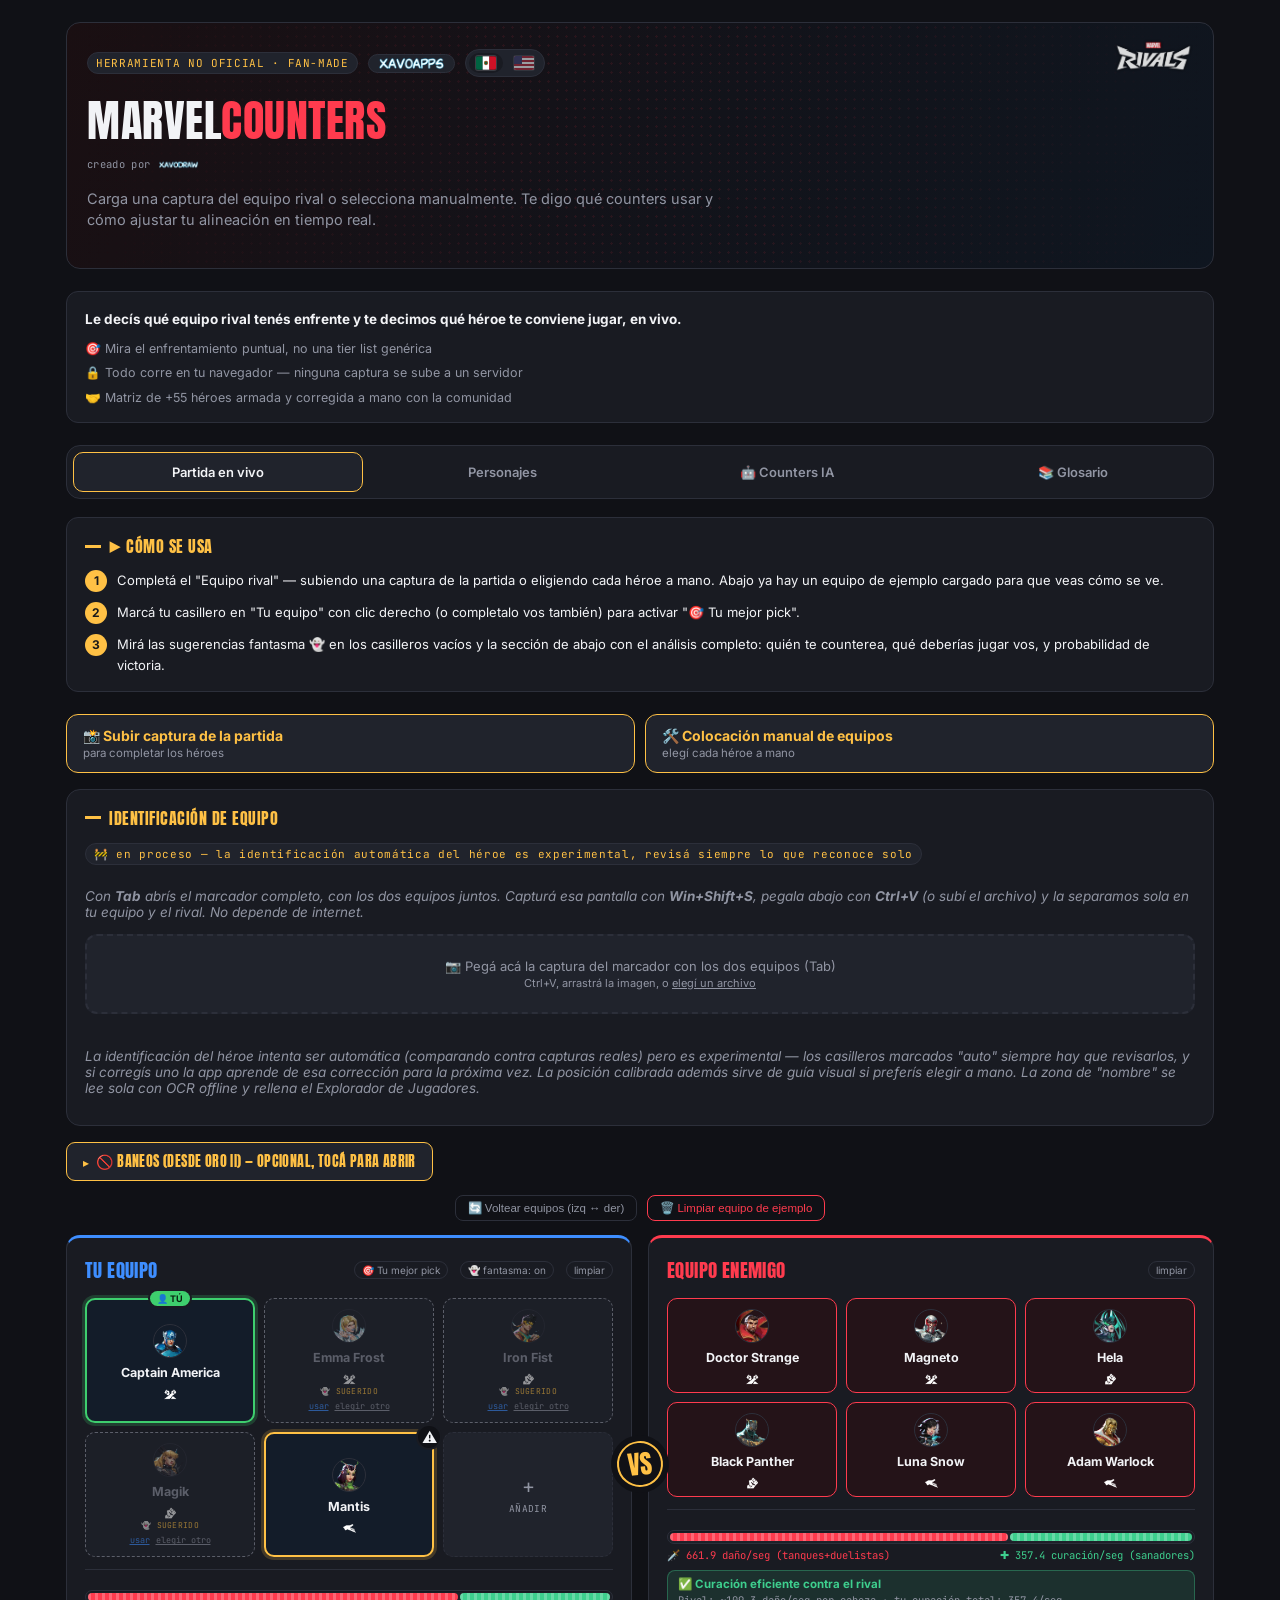
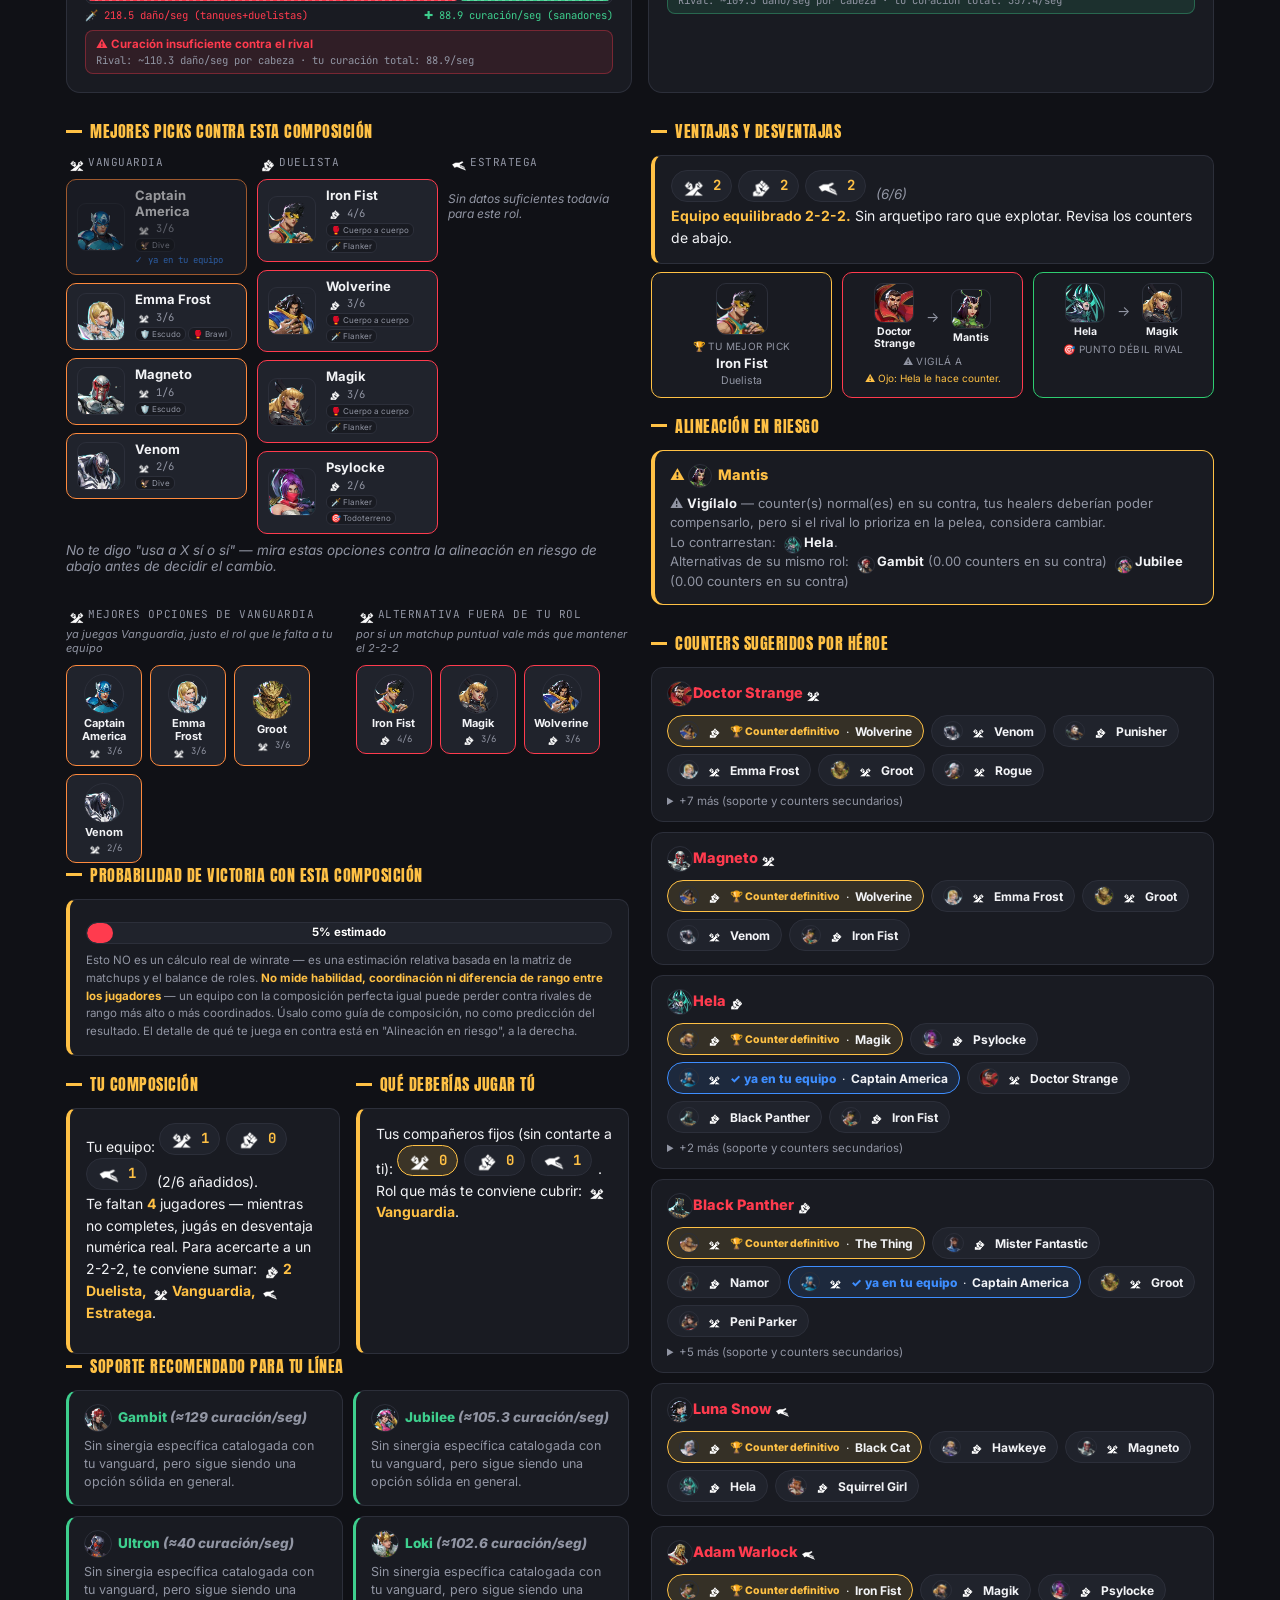
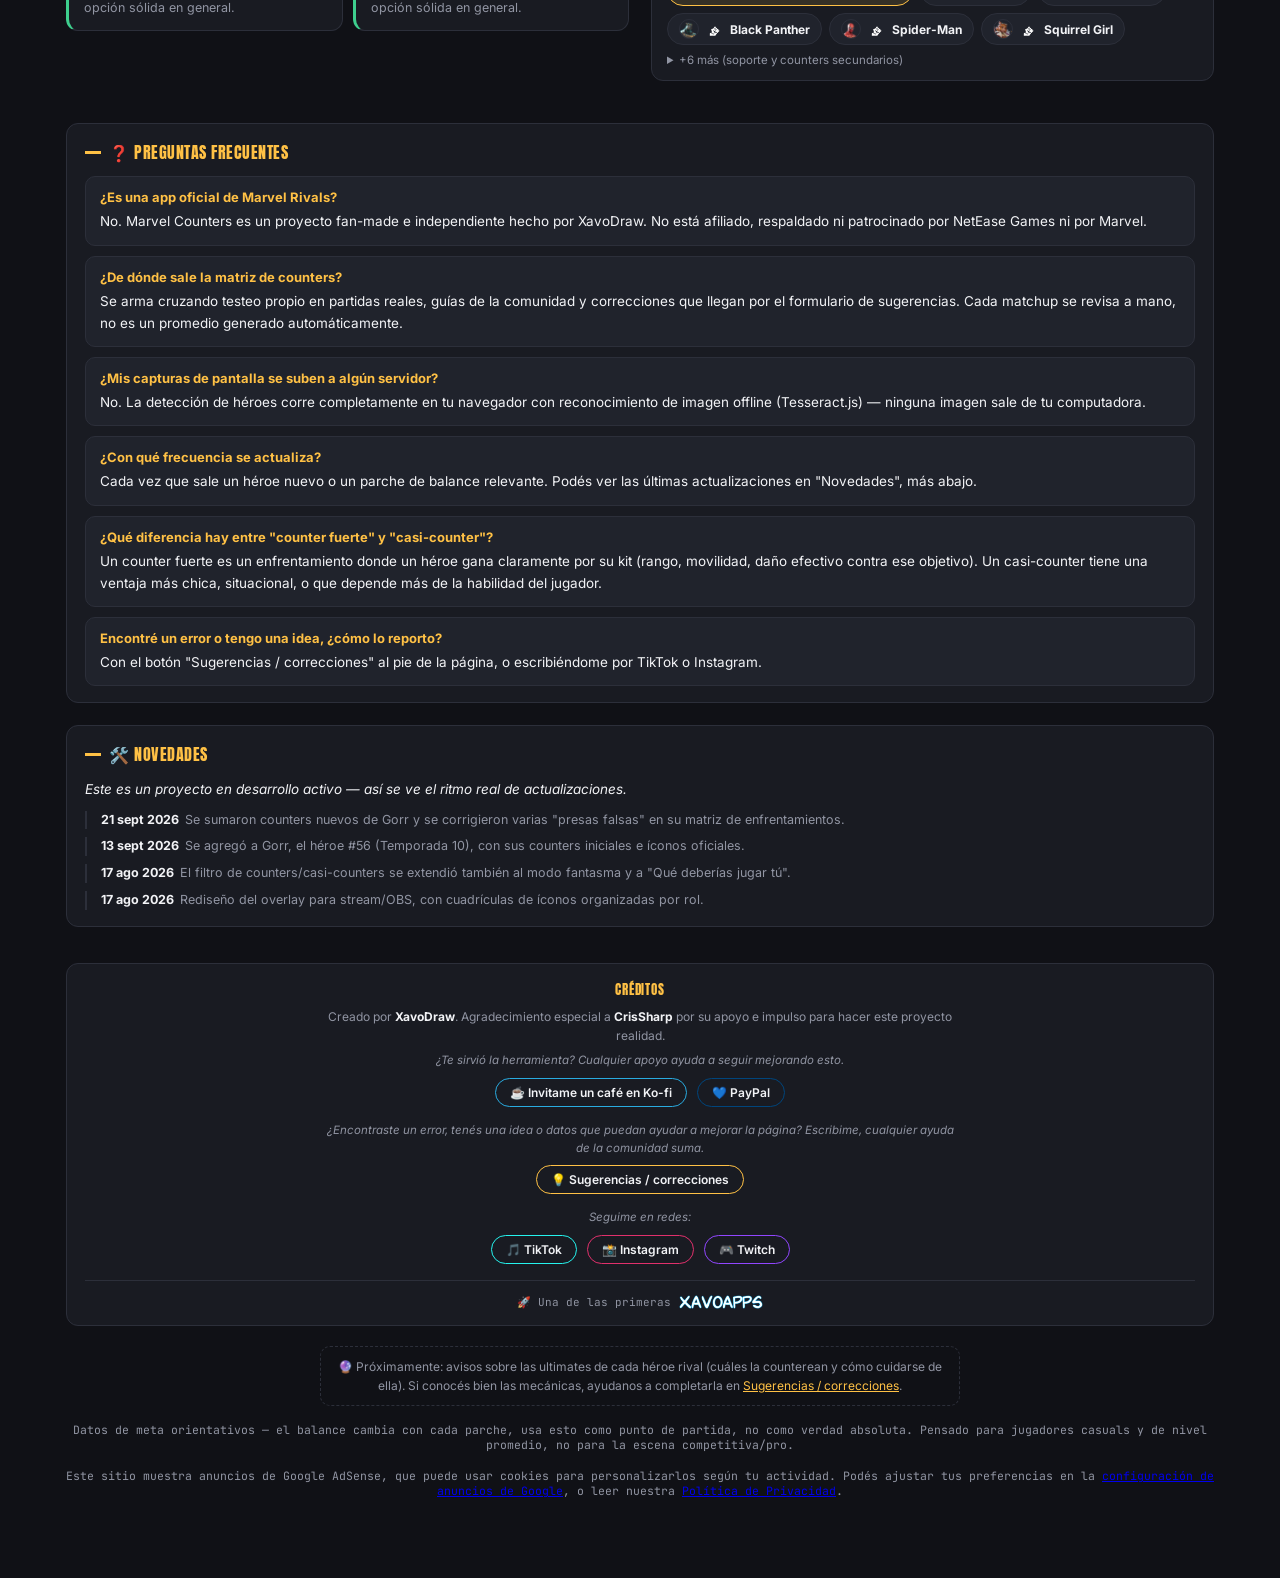
<file: index.html>
<!DOCTYPE html>
<html lang="es">
<head>
<meta charset="UTF-8">
<meta name="viewport" content="width=device-width, initial-scale=1.0">
<title>Marvel Counters</title>
<meta name="description" content="Carga una captura del equipo rival o selecciona manualmente. Te decimos que counters usar y como ajustar tu alineacion en tiempo real para Marvel Rivals.">
<link rel="canonical" id="canonicalLink" href="https://marvelcounters.com/">
<meta property="og:type" content="website">
<meta property="og:url" content="https://marvelcounters.com/">
<meta property="og:title" content="Marvel Counters">
<meta property="og:description" content="Carga una captura del equipo rival o selecciona manualmente. Te decimos que counters usar y como ajustar tu alineacion en tiempo real para Marvel Rivals.">
<meta property="og:image" content="https://marvelcounters.com/assets/img/og-image.png">
<meta property="og:image:width" content="1200">
<meta property="og:image:height" content="630">
<meta name="twitter:card" content="summary_large_image">
<meta name="twitter:title" content="Marvel Counters">
<meta name="twitter:description" content="Carga una captura del equipo rival o selecciona manualmente. Te decimos que counters usar y como ajustar tu alineacion en tiempo real para Marvel Rivals.">
<meta name="twitter:image" content="https://marvelcounters.com/assets/img/og-image.png">
<link rel="icon" type="image/png" sizes="32x32" href="assets/img/favicon-32x32.png">
<link rel="icon" type="image/png" sizes="16x16" href="assets/img/favicon-16x16.png">
<link rel="apple-touch-icon" sizes="180x180" href="assets/img/apple-touch-icon.png">
<link rel="shortcut icon" href="favicon.ico">
<script async src="https://pagead2.googlesyndication.com/pagead/js/adsbygoogle.js?client=ca-pub-5918687783087129" crossorigin="anonymous"></script>
<link rel="preconnect" href="https://fonts.googleapis.com">
<link href="https://fonts.googleapis.com/css2?family=Anton&family=Inter:wght@400;500;600;700;800&family=JetBrains+Mono:wght@500&display=swap" rel="stylesheet">
<link rel="stylesheet" href="assets/css/styles.css">
<script type="application/ld+json">
{
  "@context": "https://schema.org",
  "@type": "FAQPage",
  "mainEntity": [
    {
      "@type": "Question",
      "name": "¿Es una app oficial de Marvel Rivals?",
      "acceptedAnswer": { "@type": "Answer", "text": "No. Marvel Counters es un proyecto fan-made e independiente hecho por XavoDraw. No está afiliado, respaldado ni patrocinado por NetEase Games ni por Marvel." }
    },
    {
      "@type": "Question",
      "name": "¿De dónde sale la matriz de counters?",
      "acceptedAnswer": { "@type": "Answer", "text": "Se arma cruzando testeo propio en partidas reales, guías de la comunidad y correcciones que llegan por el formulario de sugerencias. Cada matchup se revisa a mano, no es un promedio generado automáticamente." }
    },
    {
      "@type": "Question",
      "name": "¿Mis capturas de pantalla se suben a algún servidor?",
      "acceptedAnswer": { "@type": "Answer", "text": "No. La detección de héroes corre completamente en tu navegador con reconocimiento de imagen offline (Tesseract.js) — ninguna imagen sale de tu computadora." }
    },
    {
      "@type": "Question",
      "name": "¿Con qué frecuencia se actualiza?",
      "acceptedAnswer": { "@type": "Answer", "text": "Cada vez que sale un héroe nuevo o un parche de balance relevante." }
    },
    {
      "@type": "Question",
      "name": "¿Qué diferencia hay entre \"counter fuerte\" y \"casi-counter\"?",
      "acceptedAnswer": { "@type": "Answer", "text": "Un counter fuerte es un enfrentamiento donde un héroe gana claramente por su kit. Un casi-counter tiene una ventaja más chica, situacional, o que depende más de la habilidad del jugador." }
    },
    {
      "@type": "Question",
      "name": "Encontré un error o tengo una idea, ¿cómo lo reporto?",
      "acceptedAnswer": { "@type": "Answer", "text": "Con el botón \"Sugerencias / correcciones\" al pie de la página, o escribiéndome por TikTok o Instagram." }
    }
  ]
}
</script>
</head>
<body>
<button id="backToTopBtn" title="Volver arriba" data-i18n-title="backToTop">⬆</button>
<div id="tipToast"><button class="tip-close" id="tipToastClose" title="Cerrar" data-i18n-title="close">✕</button><span id="tipToastText"></span></div>
<div class="wrap">

  <header>
    <div class="halftone-strip"></div>
    <img class="game-logo" src="assets/img/marvel-rivals-logo.webp" alt="Marvel Rivals">
    <div class="badge-row">
      <span class="badge" data-i18n="header.badge">HERRAMIENTA NO OFICIAL · FAN-MADE</span>
      <a class="xavoapps-badge" href="https://www.tiktok.com/@xavovideo" target="_blank" rel="noopener" title="Una de las primeras XavoApps" data-i18n-title="header.xavoappsTitle">
        <img src="assets/img/xavoapps-logo.png" alt="XavoApps">
      </a>
      <div class="lang-toggle">
        <button class="lang-btn active" id="langEs" data-lang="es" title="Español"><svg viewBox="0 0 3 2" width="20" height="14" aria-hidden="true"><rect width="1" height="2" fill="#006341"/><rect x="1" width="1" height="2" fill="#fff"/><rect x="2" width="1" height="2" fill="#CE1126"/><circle cx="1.5" cy="1" r="0.32" fill="#8B5A2B"/><circle cx="1.5" cy="1" r="0.16" fill="#006341"/></svg></button>
        <button class="lang-btn" id="langEn" data-lang="en" title="English"><svg viewBox="0 0 20 14" width="20" height="14" aria-hidden="true"><rect width="20" height="14" fill="#fff"/><rect width="20" height="2" y="0" fill="#B22234"/><rect width="20" height="2" y="4" fill="#B22234"/><rect width="20" height="2" y="8" fill="#B22234"/><rect width="20" height="2" y="12" fill="#B22234"/><rect width="8" height="8" fill="#3C3B6E"/></svg></button>
      </div>
    </div>
    <h1>MARVEL<span>COUNTERS</span></h1>
    <p class="credit" data-i18n-html="header.credit">creado por <img class="xavodraw-logo" src="assets/img/xavodraw-logo.png" alt="XavoDraw"></p>
    <p class="sub" data-i18n="header.sub">Carga una captura del equipo rival o selecciona manualmente. Te digo qué counters usar y cómo ajustar tu alineación en tiempo real.</p>
  </header>

  <div class="about-box">
    <p class="about-lead" data-i18n="about.lead">Le decís qué equipo rival tenés enfrente y te decimos qué héroe te conviene jugar, en vivo.</p>
    <ul class="about-bullets">
      <li data-i18n="about.bullet1">🎯 Mira el enfrentamiento puntual, no una tier list genérica</li>
      <li data-i18n="about.bullet2">🔒 Todo corre en tu navegador — ninguna captura se sube a un servidor</li>
      <li data-i18n="about.bullet3">🤝 Matriz de +55 héroes armada y corregida a mano con la comunidad</li>
    </ul>
  </div>

  <div class="tabbar">
    <button class="tab-btn active" id="tabMain" data-i18n="tab.main">Partida en vivo</button>
    <button class="tab-btn" id="tabEditor" data-i18n="tab.editor">Counters</button>
    <button class="tab-btn" id="tabAiCounters" data-i18n="tab.aiCounters">🤖 Counters IA</button>
    <button class="tab-btn" id="tabGlossary" data-i18n="tab.glossary">Glosario</button>
  </div>

  <div id="mainView">

  <div class="about-box">
    <div class="sec-title" style="margin-top:0;" data-i18n="howto.title">▶️ Cómo se usa</div>
    <ol class="howto-list">
      <li data-i18n="howto.step1">Completá el "Equipo rival" — subiendo una captura de la partida o eligiendo cada héroe a mano. Abajo ya hay un equipo de ejemplo cargado para que veas cómo se ve.</li>
      <li data-i18n="howto.step2">Marcá tu casillero en "Tu equipo" con clic derecho (o completalo vos también) para activar "🎯 Tu mejor pick".</li>
      <li data-i18n="howto.step3">Mirá las sugerencias fantasma 👻 en los casilleros vacíos y la sección de abajo con el análisis completo: quién te counterea, qué deberías jugar vos, y probabilidad de victoria.</li>
    </ol>
  </div>

  <!-- explorador de jugadores (pre-partida) sigue oculto por el momento (beta pausada) -- se deja
       en el DOM, solo escondido, para reactivarlo facil mas adelante sin perder el trabajo de
       deteccion/i18n. La identificacion de equipo (captura del marcador) se reactivo el 2026-08-17
       tras arreglar la deteccion de verdad (ver commits del dia: bug de trimDarkBorders + seed
       reconstruido con 55 heroes, probado en vivo con capturas reales, 9/12 y 11/11 aciertos) -->
  <div class="quick-jump-row">
    <a class="quick-jump-btn" href="#teamCaptureSection"><span data-i18n="quickjump.team">📸 Subir captura de la partida</span><span class="qj-sub" data-i18n="quickjump.teamSub">para completar los héroes</span></a>
    <a class="quick-jump-btn" href="#playerNamesCaptureZone" style="display:none;"><span data-i18n="quickjump.names">🪧 Captura de jugadores (pre-partida)</span><span class="qj-sub" data-i18n="quickjump.namesSub">para completar el explorador de jugadores</span></a>
    <a class="quick-jump-btn" href="#manualTeamSection"><span data-i18n="quickjump.manual">🛠️ Colocación manual de equipos</span><span class="qj-sub" data-i18n="quickjump.manualSub">elegí cada héroe a mano</span></a>
  </div>

  <div class="local-detect-section" id="teamCaptureSection">
    <div class="sec-title" style="margin-top:0;" data-i18n="team.title">Identificación de equipo</div>
    <span class="badge" style="margin-bottom:10px;" data-i18n="team.betaBadge">🚧 en proceso — la identificación automática del héroe es experimental, revisá siempre lo que reconoce solo</span>
    <p class="empty-hint" data-i18n-html="team.hintSeparate">Con <b>Tab</b> abrís el marcador completo, con los dos equipos juntos. Capturá esa pantalla con <b>Win+Shift+S</b>, pegala abajo con <b>Ctrl+V</b> (o subí el archivo) y la separamos sola en tu equipo y el rival. No depende de internet.</p>
    <div id="combinedZoneWrap">
      <div class="paste-zone" id="pasteZoneCombined" tabindex="0" data-i18n-html="team.combinedHint">📷 Pegá acá la captura del marcador con los dos equipos (Tab)<br><span class="paste-zone-sub">Ctrl+V, arrastrá la imagen, o <u id="combinedFilePick">elegí un archivo</u></span></div>
      <input type="file" id="combinedFileInput" accept="image/*" style="display:none">
      <span class="status-line" id="combinedDetectStatus"></span>
      <div style="display:flex;gap:16px;flex-wrap:wrap;margin-top:6px;">
        <span class="status-line" id="allyDetectStatus" style="color:var(--ally);"></span>
        <span class="status-line" id="enemyDetectStatus" style="color:var(--enemy);"></span>
      </div>
    </div>
    <p class="empty-hint" style="margin-top:8px;" data-i18n-html="team.footerHint">La identificación del héroe intenta ser automática (comparando contra capturas reales) pero es experimental — los casilleros marcados "auto" siempre hay que revisarlos, y si corregís uno la app aprende de esa corrección para la próxima vez. La posición calibrada además sirve de guía visual si preferís elegir a mano. La zona de "nombre" se lee sola con OCR offline y rellena el Explorador de Jugadores.</p>
  </div>

  <details class="ban-collapse">
    <summary data-i18n="bans.title">🚫 Baneos (desde Oro II) — opcional, tocá para abrir</summary>
    <div class="teams">
      <div class="vs-divider"><span>VS</span></div>
      <div class="panel ally ban-panel">
        <div class="panel-head">
          <div class="panel-title" data-i18n="bans.allyTitle">Baneos · Tu equipo</div>
        </div>
        <p class="empty-hint" style="margin:0 0 10px;" data-i18n="bans.allyHint">Los 3 héroes que baneó tu equipo (desde Oro II).</p>
        <div class="slots" id="banAllySlots"></div>
      </div>
      <div class="panel enemy ban-panel">
        <div class="panel-head">
          <div class="panel-title" data-i18n="bans.enemyTitle">Baneos · Equipo enemigo</div>
        </div>
        <p class="empty-hint" style="margin:0 0 10px;" data-i18n="bans.enemyHint">Los del rival — si no sabes cuáles fueron, déjalos vacíos. Pueden repetirse con los tuyos (doble baneo).</p>
        <div class="slots" id="banEnemySlots"></div>
      </div>
    </div>
    <p class="empty-hint" style="text-align:center;margin:6px 0 18px;"><span data-i18n="bans.footerHint">Un héroe baneado (de cualquiera de los dos lados) se quita automáticamente de los equipos de abajo y no se puede seleccionar mientras siga baneado.</span> <button class="ban-clear-btn" id="clearBansBtn" style="margin:0 0 0 6px;" data-i18n="bans.clearBtn">Limpiar todos los baneos</button></p>
  </details>

  <div class="team-tools">
    <button class="ban-clear-btn" id="swapTeamsBtn" data-i18n="teamtools.swap">🔄 Voltear equipos (izq ↔ der)</button>
    <button class="ban-clear-btn danger" id="clearAllTeamsBtn" data-i18n="teamtools.clearAll">🗑️ Limpiar equipo de ejemplo</button>
  </div>

  <div class="teams" id="manualTeamSection">
    <div class="vs-divider"><span>VS</span></div>

    <div class="panel ally">
      <div class="panel-head">
        <div class="panel-title" data-i18n="panel.yourTeam">Tu Equipo</div>
        <div style="display:flex;gap:6px;">
          <button class="mini-btn" id="autoPickMeBtn" title="Marca tu casillero (clic derecho) y añade al menos 1 rival para usar esto" data-i18n="panel.bestPick" data-i18n-title="panel.bestPickTitle">🎯 Tu mejor pick</button>
          <button class="mini-btn" id="ghostToggleBtn" title="Muestra sugerencias fantasma en los casilleros vacíos" data-i18n-title="panel.ghostTitle">👻 fantasma: on</button>
          <button class="mini-btn" id="clearAllyBtn" data-i18n="panel.clear">limpiar</button>
        </div>
      </div>
      <div class="slots" id="allySlots"></div>
      <div id="allyDmgHealBar"></div>
      <div id="allyHealEff"></div>
    </div>

    <div class="panel enemy">
      <div class="panel-head">
        <div class="panel-title" data-i18n="panel.enemyTeam">Equipo Enemigo</div>
        <button class="mini-btn" id="clearEnemyBtn" data-i18n="panel.clear">limpiar</button>
      </div>
      <div class="slots" id="enemySlots"></div>
      <div id="enemyDmgHealBar"></div>
      <div id="enemyHealEff"></div>
    </div>
  </div>

  <section class="analysis" id="analysis"></section>

  <section class="scouting" style="margin-top:16px;display:none;">
    <div class="sec-title" data-i18n="scouting.title">Explorador de jugadores (opcional)</div>
    <p class="empty-hint" style="margin-bottom:12px;" data-i18n="scouting.hint">Escribe (o deja que la foto llene) los nombres de jugadores de ambos equipos y elige plataforma. Cada jugador tiene enlaces directos a Tracker.gg y RivalsMeta para que revises el perfil vos mismo.</p>

    <div id="playerNamesCaptureZone">
      <p class="empty-hint" style="margin:0 0 6px;" data-i18n="scouting.loadingHint">🪧 ¿Tenés la captura de carga (antes de elegir héroe)? Subila acá y completamos los nombres que hayan quedado vacíos abajo — no hace falta si ya los tenés.</p>
      <div class="paste-zone" id="pasteZoneLoading" tabindex="0" data-i18n-html="scouting.pasteLoading">📋 Pegá (Ctrl+V) o arrastrá la captura de carga acá<br><span class="paste-zone-sub">o <u id="loadingFilePick">elegí un archivo</u></span></div>
      <input type="file" id="loadingFileInput" accept="image/*" style="display:none">
      <span class="status-line" id="loadingDetectStatus" style="display:block;margin:4px 0 12px;"></span>
    </div>

    <div style="margin-bottom:14px;">
      <button class="mini-btn" id="clearAllScoutBtn" data-i18n="scouting.clearAll">🗑 Limpiar todo el explorador (ambos equipos)</button>
    </div>

    <div class="scout-cols">
      <div class="scout-group">
        <div class="scout-group-title" data-i18n="scouting.yourTeam">Tu equipo</div>
        <div id="scoutRowsAlly" class="scout-rows"></div>
      </div>

      <div class="scout-group">
        <div class="scout-group-title" data-i18n="scouting.enemyTeam">Equipo enemigo</div>
        <div id="scoutRowsEnemy" class="scout-rows"></div>
      </div>
    </div>
  </section>

  </div>

  <div id="editorView" style="display:none;">
    <div class="sec-title" data-i18n="editor.title">Counters</div>
    <p class="empty-hint" style="margin-bottom:12px;" data-i18n="editor.hint">Elige un héroe para ver su matriz de matchups completa: quién le gana, con quién empareja parejo (a favor, parejo, o le cuesta), y a quién le gana fácil.</p>

    <input type="text" id="editorHeroSearch" placeholder="Buscar héroe a editar..." data-i18n-placeholder="editor.searchPlaceholder">
    <div class="role-filter-bar" id="editorRoleFilter">
      <button class="role-filter-btn active" data-role="" data-i18n="role.all">Todos</button>
      <button class="role-filter-btn" data-role="Vanguard" data-i18n="role.Vanguard">Vanguardia</button>
      <button class="role-filter-btn" data-role="Duelist" data-i18n="role.Duelist">Duelista</button>
      <button class="role-filter-btn" data-role="Strategist" data-i18n="role.Strategist">Estratega</button>
    </div>
    <div id="editorHeroList" class="hero-grid"></div>
    <div id="editorDetail"></div>
  </div>

  <div id="aiCountersView" style="display:none;">
    <div class="sec-title" style="margin-top:0;" data-i18n="aiCounters.title">🤖 Counters IA</div>
    <p class="empty-hint" style="margin-bottom:12px;" data-i18n="aiCounters.hint">Sección aparte, escrita por una IA a partir del kit de cada héroe: a quién le gana fácil y quién lo counterea fácil, con el razonamiento detrás de cada elección. No es la matriz de la pestaña "Counters" de arriba (esa es curada a mano con la comunidad) — puede no coincidir con ella.</p>

    <input type="text" id="aiCounterHeroSearch" placeholder="Buscar héroe..." data-i18n-placeholder="editor.searchPlaceholder">
    <div class="role-filter-bar" id="aiCounterRoleFilter">
      <button class="role-filter-btn active" data-role="" data-i18n="role.all">Todos</button>
      <button class="role-filter-btn" data-role="Vanguard" data-i18n="role.Vanguard">Vanguardia</button>
      <button class="role-filter-btn" data-role="Duelist" data-i18n="role.Duelist">Duelista</button>
      <button class="role-filter-btn" data-role="Strategist" data-i18n="role.Strategist">Estratega</button>
    </div>
    <div id="aiCounterHeroList" class="hero-grid"></div>
    <div id="aiCounterDetail"></div>
  </div>

  <div id="glossaryView" style="display:none;">
    <div class="sec-title" style="margin-top:0;" data-i18n="comp.summary">📖 Composiciones recomendadas (guía general, no oficial)</div>
    <p class="empty-hint" data-i18n="comp.hint">Basado en datos de la comunidad — el balance cambia con cada parche, usalo como punto de partida.</p>
    <div class="comp-guide-grid">
      <div class="comp-guide-card good">
        <div class="comp-guide-title" data-i18n="comp.222title">✅ 2-2-2 balanceada</div>
        <div class="comp-guide-body" data-i18n="comp.222body">2 vanguardias · 2 duelistas · 2 estrategas. La composición más confiable — ronda ~52-54% de winrate. Es la base por defecto salvo que tengas una razón concreta para desviarte.</div>
      </div>
      <div class="comp-guide-card">
        <div class="comp-guide-title" data-i18n="comp.divetitle">🤿 Dive (buceo)</div>
        <div class="comp-guide-body" data-i18n="comp.divebody">Hulk, Venom, Black Panther o Spider-Man iniciando directo al backline rival, con Mantis o Cloak & Dagger sosteniendo la movilidad del dive.</div>
      </div>
      <div class="comp-guide-card">
        <div class="comp-guide-title" data-i18n="comp.brawltitle">🧱 Brawl (línea reforzada)</div>
        <div class="comp-guide-body" data-i18n="comp.brawlbody">Groot, Thor, The Thing, Captain America y Hulk apilados adelante peleando cuerpo a cuerpo — presiona el espacio en vez de rotar.</div>
      </div>
      <div class="comp-guide-card">
        <div class="comp-guide-title" data-i18n="comp.airtitle">🕊️ Aérea</div>
        <div class="comp-guide-body" data-i18n="comp.airbody">Iron Man o Storm junto a Human Torch controlando el espacio aéreo — fuerte cuando el rival no tiene buena respuesta antiaérea.</div>
      </div>
      <div class="comp-guide-card risky">
        <div class="comp-guide-title" data-i18n="comp.triple3title">⚠ Triple estratega (alto riesgo)</div>
        <div class="comp-guide-body" data-i18n="comp.triple3body">3 estrategas. Ronda ~45% de winrate en la comunidad — exige muy buena rotación de ultimates y coordinación de equipo. Solo recomendable en grupos muy coordinados.</div>
      </div>
      <div class="comp-guide-card bad">
        <div class="comp-guide-title" data-i18n="comp.avoidtitle">🚫 Evitar: 1 solo estratega</div>
        <div class="comp-guide-body" data-i18n="comp.avoidbody">Cae a ~42-46% de winrate — se pierde la mayoría de las veces. Solo unas pocas comps muy específicas y coordinadas lo compensan (ej. Doctor Strange sosteniendo solo, o con el team-up de Iron Man). Si puedes, suma un segundo estratega.</div>
      </div>
    </div>

    <div class="sec-title" data-i18n="glossary.title">📚 Glosario de arquetipos (qué es un brawl, un dive, y así)</div>
    <p class="empty-hint" data-i18n="glossary.hint">Categorías de estilo de juego, no de rol — dos héroes del mismo rol pueden jugarse muy distinto. Investigado de guías de la comunidad (2026-08-01), no todos los héroes están clasificados todavía.</p>

    <div class="glossary-role-title" style="color:var(--vg);" data-i18n="glossary.vanguardTitle">Vanguardia (tanques)</div>
    <div class="comp-guide-grid">
      <div class="comp-guide-card" style="border-left-color:var(--vg);">
        <div class="comp-guide-title" data-i18n="arch.dive_tank">🦅 Dive</div>
        <div class="comp-guide-body" data-i18n="glossary.dive_tank.desc">Va directo a la backline enemiga en vez de sostener el frente — prioriza matar al soporte antes que aguantar espacio.</div>
      </div>
      <div class="comp-guide-card" style="border-left-color:var(--vg);">
        <div class="comp-guide-title" data-i18n="arch.shield_tank">🛡️ Escudo</div>
        <div class="comp-guide-body" data-i18n="glossary.shield_tank.desc">Sostiene un escudo o barrera para proteger al equipo. Más lento, pero da control de espacio confiable.</div>
      </div>
      <div class="comp-guide-card" style="border-left-color:var(--vg);">
        <div class="comp-guide-title" data-i18n="arch.brawl_tank">🥊 Brawl</div>
        <div class="comp-guide-body" data-i18n="glossary.brawl_tank.desc">Protege tu propia backline y castiga a los divers rivales — pelea cuerpo a cuerpo cerca de tus aliados, no lejos de ellos.</div>
      </div>
      <div class="comp-guide-card" style="border-left-color:var(--vg);">
        <div class="comp-guide-title" data-i18n="arch.bunker_tank">🏰 Bunker</div>
        <div class="comp-guide-body" data-i18n="glossary.bunker_tank.desc">Controla una zona con trampas, torretas o área de negación en vez de moverse con el equipo.</div>
      </div>
    </div>

    <div class="glossary-role-title" style="color:var(--du);" data-i18n="glossary.duelistTitle">Duelista (daño)</div>
    <div class="comp-guide-grid">
      <div class="comp-guide-card" style="border-left-color:var(--du);">
        <div class="comp-guide-title" data-i18n="arch.sustain_dps">🎯 Todoterreno</div>
        <div class="comp-guide-body" data-i18n="glossary.sustain_dps.desc">Daño constante a media distancia, con buen desempeño contra tanques. El "todoterreno" de los duelistas.</div>
      </div>
      <div class="comp-guide-card" style="border-left-color:var(--du);">
        <div class="comp-guide-title" data-i18n="arch.brawl_dps">🥊 Cuerpo a cuerpo</div>
        <div class="comp-guide-body" data-i18n="glossary.brawl_dps.desc">Pelea de corto alcance, buen desempeño contra divers/flanqueadores — cambia alcance por sobrevida y daño explosivo.</div>
      </div>
      <div class="comp-guide-card" style="border-left-color:var(--du);">
        <div class="comp-guide-title" data-i18n="arch.flank_dps">🗡️ Flanker</div>
        <div class="comp-guide-body" data-i18n="glossary.flank_dps.desc">El asesino: se cuela detrás de las líneas enemigas para eliminar soportes. Rápido pero frágil.</div>
      </div>
      <div class="comp-guide-card" style="border-left-color:var(--du);">
        <div class="comp-guide-title" data-i18n="arch.poke_dps">🏹 Poke</div>
        <div class="comp-guide-body" data-i18n="glossary.poke_dps.desc">El francotirador: mucho daño a larga distancia a cambio de movilidad. Exige buena puntería y posición.</div>
      </div>
    </div>
    <p class="empty-hint" style="margin-top:8px;" data-i18n-html="glossary.cycle">Entre duelistas hay un ciclo tipo piedra-papel-tijera: <b>Todoterreno</b> le gana a <b>Cuerpo a cuerpo</b>, que le gana a <b>Flanker</b>, que le gana a <b>Poke</b>, que le gana de vuelta a <b>Todoterreno</b>. La app ya usa esto como un afinador chico al recomendar picks — no reemplaza tu matriz de counters, solo desempata.</p>

    <div class="glossary-role-title" style="color:var(--st);" data-i18n="glossary.strategistTitle">Estratega (soporte)</div>
    <div class="comp-guide-grid">
      <div class="comp-guide-card" style="border-left-color:var(--st);">
        <div class="comp-guide-title" data-i18n="arch.lifeline">❤️ Sanador principal</div>
        <div class="comp-guide-body" data-i18n="glossary.lifeline.desc">El sanador clásico — mucha curación por segundo, mayormente a un solo objetivo. El "healer puro".</div>
      </div>
      <div class="comp-guide-card" style="border-left-color:var(--st);">
        <div class="comp-guide-title" data-i18n="arch.playmaker">✨ Impulsor</div>
        <div class="comp-guide-body" data-i18n="glossary.playmaker.desc">Menos curación, más movilidad y utilidad para habilitar jugadas del equipo (empujes, escapes, buffs de daño).</div>
      </div>
      <div class="comp-guide-card" style="border-left-color:var(--st);">
        <div class="comp-guide-title" data-i18n="arch.guardian">🔰 Guardián</div>
        <div class="comp-guide-body" data-i18n="glossary.guardian.desc">Utilidad pesada — poca curación pero mucho control de daño, escudos o CC. Brilla en composiciones con varios soportes.</div>
      </div>
    </div>

    <div class="sec-title" data-i18n="glossary.basicStats.title">💥 Daño y curación de ataques básicos</div>
    <p class="empty-hint" data-i18n="glossary.basicStats.hint">Números oficiales sacados directo de marvelrivals.com (no estimados). Cuando el ataque es un combo o tiene cadencia compuesta, se muestra el texto oficial tal cual en vez de inventar un promedio.</p>
    <div id="basicStatsInfographic"></div>

    <div class="sec-title" data-i18n="glossary.dataSources.title">🗂️ Fuentes de datos</div>
    <p class="empty-hint" data-i18n-html="glossary.dataSources.body">La matriz de matchups se arma con el aporte de mi comunidad de TikTok (¡gracias por cada sugerencia y corrección!).</p>
  </div>

  <div class="about-box">
    <div class="sec-title" style="margin-top:0;" data-i18n="faq.title">❓ Preguntas frecuentes</div>
    <div class="faq-list">
      <div class="faq-item">
        <div class="faq-q" data-i18n="faq.q1">¿Es una app oficial de Marvel Rivals?</div>
        <p class="faq-a" data-i18n="faq.a1">No. Marvel Counters es un proyecto fan-made e independiente hecho por XavoDraw. No está afiliado, respaldado ni patrocinado por NetEase Games ni por Marvel.</p>
      </div>
      <div class="faq-item">
        <div class="faq-q" data-i18n="faq.q2">¿De dónde sale la matriz de counters?</div>
        <p class="faq-a" data-i18n="faq.a2">Se arma cruzando testeo propio en partidas reales, guías de la comunidad y correcciones que llegan por el formulario de sugerencias. Cada matchup se revisa a mano, no es un promedio generado automáticamente.</p>
      </div>
      <div class="faq-item">
        <div class="faq-q" data-i18n="faq.q3">¿Mis capturas de pantalla se suben a algún servidor?</div>
        <p class="faq-a" data-i18n="faq.a3">No. La detección de héroes corre completamente en tu navegador con reconocimiento de imagen offline (Tesseract.js) — ninguna imagen sale de tu computadora.</p>
      </div>
      <div class="faq-item">
        <div class="faq-q" data-i18n="faq.q4">¿Con qué frecuencia se actualiza?</div>
        <p class="faq-a" data-i18n="faq.a4">Cada vez que sale un héroe nuevo o un parche de balance relevante. Podés ver las últimas actualizaciones en "Novedades", más abajo.</p>
      </div>
      <div class="faq-item">
        <div class="faq-q" data-i18n="faq.q5">¿Qué diferencia hay entre "counter fuerte" y "casi-counter"?</div>
        <p class="faq-a" data-i18n="faq.a5">Un counter fuerte es un enfrentamiento donde un héroe gana claramente por su kit (rango, movilidad, daño efectivo contra ese objetivo). Un casi-counter tiene una ventaja más chica, situacional, o que depende más de la habilidad del jugador.</p>
      </div>
      <div class="faq-item">
        <div class="faq-q" data-i18n="faq.q6">Encontré un error o tengo una idea, ¿cómo lo reporto?</div>
        <p class="faq-a" data-i18n="faq.a6">Con el botón "Sugerencias / correcciones" al pie de la página, o escribiéndome por TikTok o Instagram.</p>
      </div>
    </div>
  </div>

  <div class="about-box">
    <div class="sec-title" style="margin-top:0;" data-i18n="changelog.title">🛠️ Novedades</div>
    <p class="empty-hint" data-i18n="changelog.hint">Este es un proyecto en desarrollo activo — así se ve el ritmo real de actualizaciones.</p>
    <ul class="changelog-list">
      <li><span class="changelog-date">21 sept 2026</span><span data-i18n="changelog.i1">Se sumaron counters nuevos de Gorr y se corrigieron varias "presas falsas" en su matriz de enfrentamientos.</span></li>
      <li><span class="changelog-date">13 sept 2026</span><span data-i18n="changelog.i2">Se agregó a Gorr, el héroe #56 (Temporada 10), con sus counters iniciales e íconos oficiales.</span></li>
      <li><span class="changelog-date">17 ago 2026</span><span data-i18n="changelog.i3">El filtro de counters/casi-counters se extendió también al modo fantasma y a "Qué deberías jugar tú".</span></li>
      <li><span class="changelog-date">17 ago 2026</span><span data-i18n="changelog.i4">Rediseño del overlay para stream/OBS, con cuadrículas de íconos organizadas por rol.</span></li>
    </ul>
  </div>

  <div class="credits-box">
    <div class="credits-title" data-i18n="credits.title">Créditos</div>
    <p class="credits-text" data-i18n-html="credits.body">Creado por <b>XavoDraw</b>. Agradecimiento especial a <b>CrisSharp</b> por su apoyo e impulso para hacer este proyecto realidad.</p>
    <p class="credits-text credits-support" data-i18n="credits.support">¿Te sirvió la herramienta? Cualquier apoyo ayuda a seguir mejorando esto.</p>
    <div class="support-links">
      <a class="support-btn kofi" href="https://ko-fi.com/xavodraw" target="_blank" rel="noopener">☕ Invitame un café en Ko-fi</a>
      <a class="support-btn paypal" href="https://www.paypal.com/paypalme/xavodraw" target="_blank" rel="noopener">💙 PayPal</a>
    </div>
    <p class="credits-text credits-support" style="margin-top:14px;" data-i18n="credits.feedbackQ">¿Encontraste un error, tenés una idea o datos que puedan ayudar a mejorar la página? Escribime, cualquier ayuda de la comunidad suma.</p>
    <div class="support-links">
      <a class="support-btn feedback" href="https://forms.gle/JciAp9p19B3aYrXJ6" target="_blank" rel="noopener" data-i18n="credits.feedbackBtn">💡 Sugerencias / correcciones</a>
    </div>
    <p class="credits-text credits-support" style="margin-top:14px;" data-i18n="credits.followUs">Seguime en redes:</p>
    <div class="support-links">
      <a class="support-btn tiktok" href="https://www.tiktok.com/@xavovideo" target="_blank" rel="noopener">🎵 TikTok</a>
      <a class="support-btn instagram" href="https://www.instagram.com/xavodraw/" target="_blank" rel="noopener">📸 Instagram</a>
      <a class="support-btn twitch" href="https://www.twitch.tv/xavodraw" target="_blank" rel="noopener">🎮 Twitch</a>
    </div>
    <a class="xavoapps-footer" href="https://www.tiktok.com/@xavovideo" target="_blank" rel="noopener">
      <span data-i18n="credits.xavoappsFooter">🚀 Una de las primeras</span>
      <img src="assets/img/xavoapps-logo.png" alt="XavoApps">
    </a>
  </div>

  <p class="ultimates-notice" data-i18n-html="footer.ultimatesComingSoon">🔮 Próximamente: avisos sobre las ultimates de cada héroe rival (cuáles la counterean y cómo cuidarse de ella). Si conocés bien las mecánicas, ayudanos a completarla en <a href="https://forms.gle/JciAp9p19B3aYrXJ6" target="_blank" rel="noopener">Sugerencias / correcciones</a>.</p>
  <footer data-i18n="footer.disclaimer">Datos de meta orientativos — el balance cambia con cada parche, usa esto como punto de partida, no como verdad absoluta. Pensado para jugadores casuals y de nivel promedio, no para la escena competitiva/pro.</footer>
  <footer data-i18n-html="footer.adsPrivacy">Este sitio muestra anuncios de Google AdSense, que puede usar cookies para personalizarlos según tu actividad. Podés ajustar tus preferencias en la <a href="https://adssettings.google.com/" target="_blank" rel="noopener">configuración de anuncios de Google</a>.</footer>
</div>

<div class="modal-bg" id="modalBg">
  <div class="modal">
    <button class="modal-close" id="modalClose" data-i18n="modal.close">cerrar ✕</button>
    <input type="text" id="modalSearch" placeholder="Buscar héroe..." data-i18n-placeholder="modal.searchPlaceholder">
    <div class="role-filter-bar" id="modalRoleFilter">
      <button class="role-filter-btn active" data-role="" data-i18n="role.all">Todos</button>
      <button class="role-filter-btn" data-role="Vanguard" data-i18n="role.Vanguard">Vanguardia</button>
      <button class="role-filter-btn" data-role="Duelist" data-i18n="role.Duelist">Duelista</button>
      <button class="role-filter-btn" data-role="Strategist" data-i18n="role.Strategist">Estratega</button>
    </div>
    <div class="modal-count" id="modalCount"></div>
    <div class="modal-list" id="modalList"></div>
  </div>
</div>

<script src="assets/js/i18n.js"></script>
<script src="assets/data/hero-images.js"></script>
<script src="assets/data/role-icons.js"></script>
<script src="assets/vendor/tesseract.min.js"></script>
<script src="assets/data/tesseract-worker-src.js"></script>
<script src="assets/data/tesseract-core-src.js"></script>
<script src="assets/data/tesseract-traineddata-b64.js"></script>
<script src="assets/data/hero-icon-seed.js"></script>
<script src="assets/data/ref-matchup-scores.js"></script>
<script src="assets/data/ref-hero-meta-stats.js"></script>
<script src="assets/data/hero-basic-stats.js"></script>
<script src="assets/data/ai-counters.js"></script>
<script src="assets/js/hero-roster.js"></script>
<script src="assets/js/matchups.js"></script>
<script src="assets/js/hero-detect.js"></script>
<script src="assets/js/team-state.js"></script>
<script src="assets/js/analysis.js"></script>
<script src="assets/js/detection.js"></script>
<script src="assets/js/scouting.js"></script>
<script src="assets/js/tabs-editor.js"></script>
<script src="assets/js/bootstrap.js"></script>
</body>
</html>
</file>
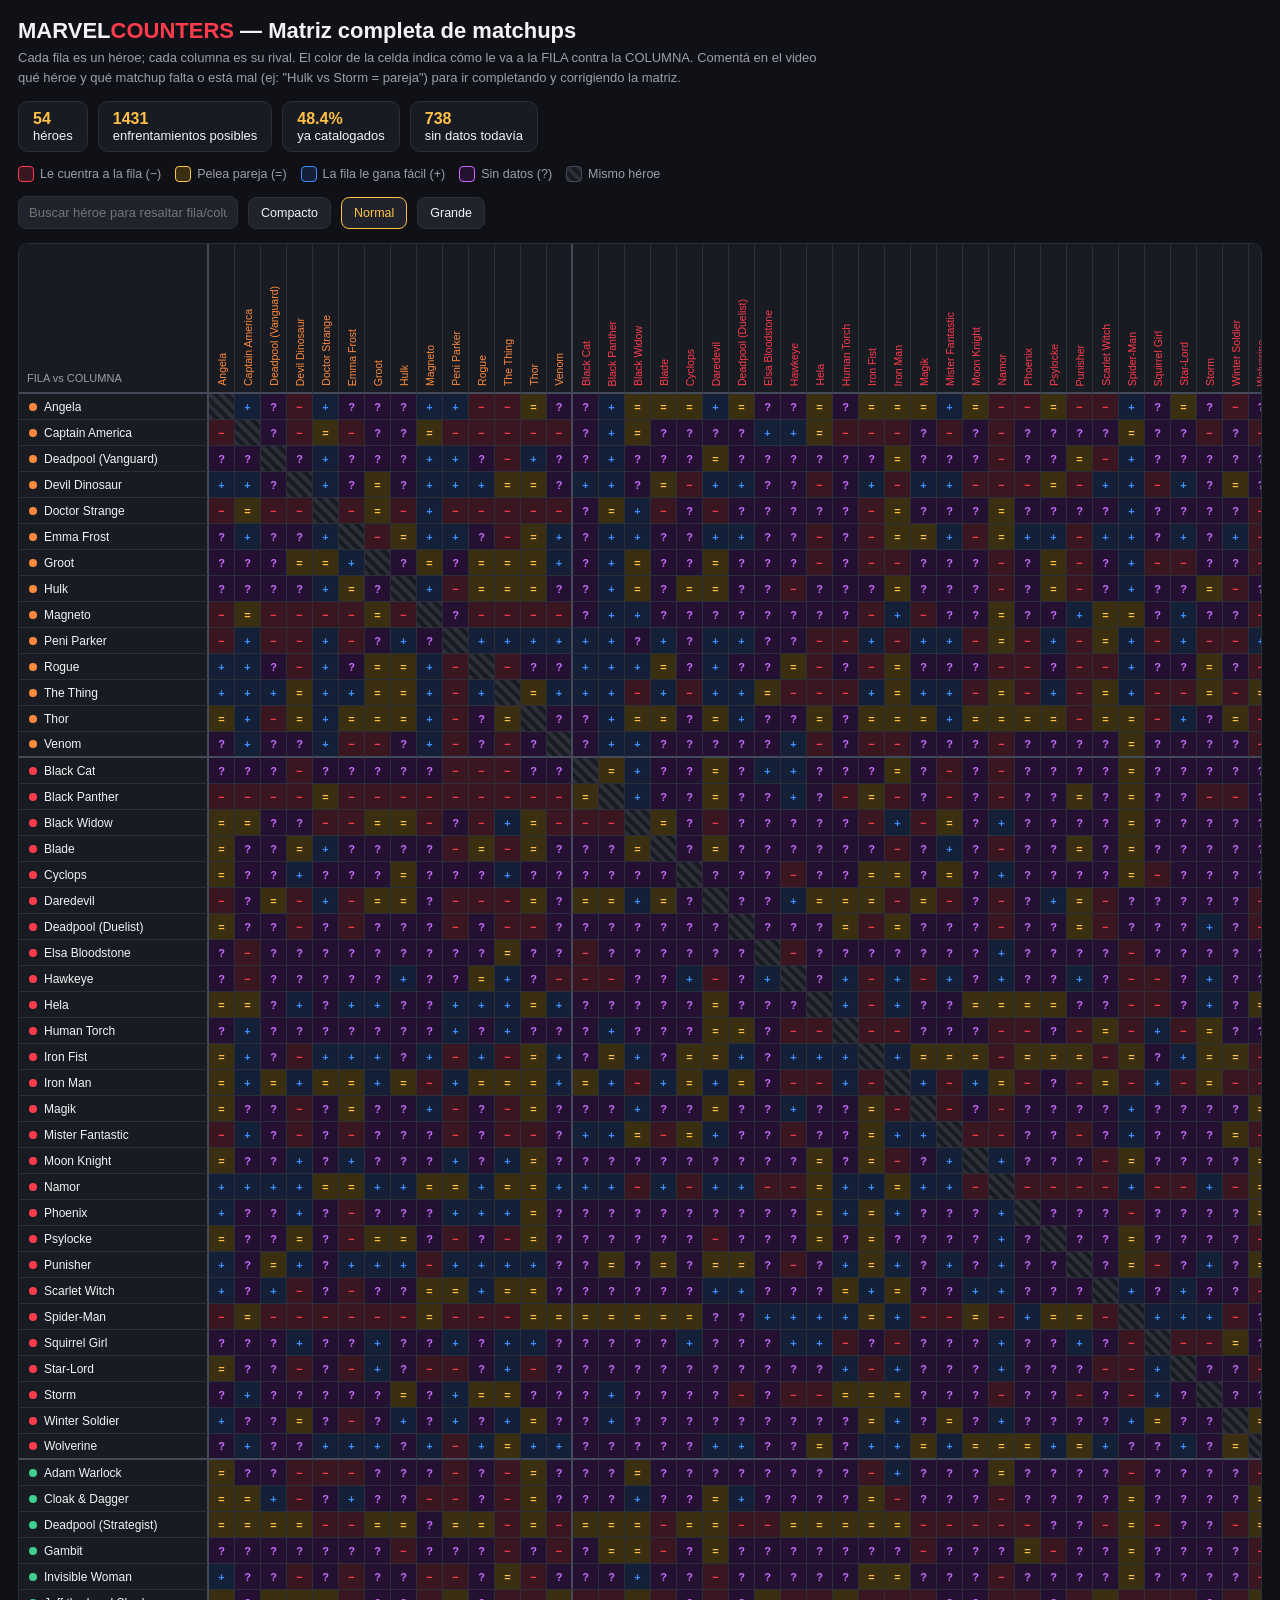
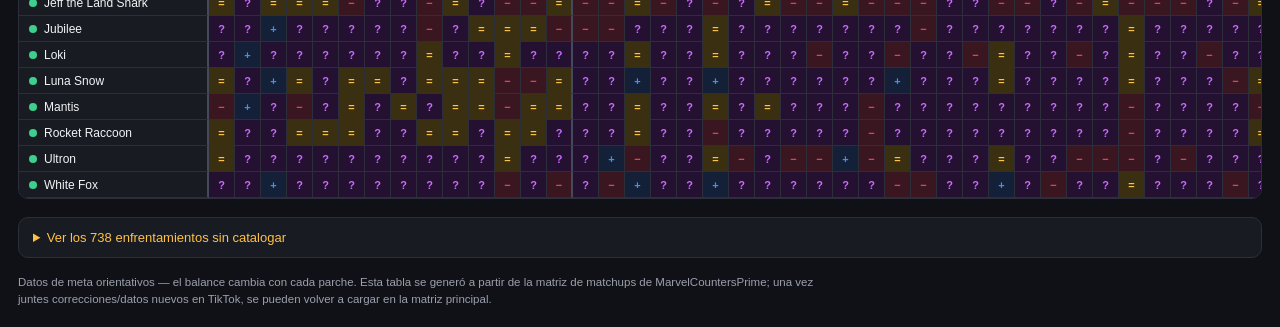
<file: MarvelCountersMatriz.html>
<!doctype html>
<html lang="es">
<head>
<meta charset="utf-8">
<meta name="viewport" content="width=device-width, initial-scale=1">
<title>Marvel Counters — Matriz completa de matchups</title>
<style>
:root{
  --bg:#101116; --panel:#191b22; --panel-alt:#20232c; --line:#2c2f3a; --line-strong:#454a5a;
  --text:#f2f3f6; --dim:#9aa0ad; --gold:#ffc145;
  --vg:#ff8a3d; --du:#ff3b4e; --st:#3ecf8e;
  --lose:#ff3b4e; --lose-bg:#3a1620; --even:#ffc145; --even-bg:#3a2f10; --win:#3e8eff; --win-bg:#132038;
  --miss:#c96bff; --miss-bg:#241030;
  --cell:26px; --headw:190px; --headh:150px;
}
*{box-sizing:border-box;}
body{margin:0;background:var(--bg);color:var(--text);font-family:-apple-system,'Segoe UI',Roboto,Arial,sans-serif;}
.wrap{max-width:100%;padding:18px;}
h1{font-size:22px;margin:0 0 4px;}
h1 span{color:var(--du);}
.sub{color:var(--dim);font-size:13px;max-width:820px;line-height:1.5;margin:0 0 14px;}
.stats{display:flex;gap:10px;flex-wrap:wrap;margin-bottom:14px;}
.stat{background:var(--panel);border:1px solid var(--line);border-radius:10px;padding:8px 14px;font-size:13px;}
.stat b{color:var(--gold);font-size:16px;display:block;}
.legend{display:flex;gap:14px;flex-wrap:wrap;margin-bottom:14px;font-size:12.5px;color:var(--dim);align-items:center;}
.legend .sw{display:inline-flex;align-items:center;gap:6px;}
.legend .box{width:16px;height:16px;border-radius:4px;display:inline-block;}
.controls{display:flex;gap:10px;flex-wrap:wrap;align-items:center;margin-bottom:14px;}
.controls input{background:var(--panel-alt);border:1px solid var(--line);color:var(--text);padding:8px 10px;border-radius:8px;font-size:13px;min-width:220px;}
.controls button{background:var(--panel-alt);border:1px solid var(--line);color:var(--text);padding:8px 12px;border-radius:8px;font-size:12.5px;cursor:pointer;}
.controls button.active{border-color:var(--gold);color:var(--gold);}
.grid-outer{border:1px solid var(--line);border-radius:10px;overflow:auto;background:var(--panel);}
.grid{display:inline-block;}
.corner-row{display:flex;position:sticky;top:0;z-index:3;background:var(--panel);}
.corner{width:var(--headw);min-width:var(--headw);height:var(--headh);flex:0 0 auto;position:sticky;left:0;z-index:4;background:var(--panel);border-bottom:2px solid var(--line-strong);border-right:2px solid var(--line-strong);display:flex;align-items:flex-end;padding:8px;font-size:11px;color:var(--dim);}
.colhead{width:var(--cell);min-width:var(--cell);height:var(--headh);flex:0 0 auto;border-bottom:2px solid var(--line-strong);border-right:1px solid var(--line);display:flex;align-items:flex-end;justify-content:center;padding-bottom:6px;position:relative;}
.colhead.grp-end{border-right:2px solid var(--line-strong);}
.colhead .rot{writing-mode:vertical-rl;transform:rotate(180deg);font-size:10.5px;white-space:nowrap;color:var(--text);}
.colhead.role-Vanguard .rot{color:var(--vg);}
.colhead.role-Duelist .rot{color:var(--du);}
.colhead.role-Strategist .rot{color:var(--st);}
.row{display:flex;}
.rowhead{width:var(--headw);min-width:var(--headw);height:var(--cell);flex:0 0 auto;position:sticky;left:0;background:var(--panel);border-right:2px solid var(--line-strong);border-bottom:1px solid var(--line);display:flex;align-items:center;gap:7px;padding:0 10px;font-size:12px;white-space:nowrap;z-index:2;}
.row.grp-end .rowhead{border-bottom:2px solid var(--line-strong);}
.rowhead .dot{width:8px;height:8px;border-radius:50%;flex:0 0 auto;}
.rowhead.role-Vanguard .dot{background:var(--vg);}
.rowhead.role-Duelist .dot{background:var(--du);}
.rowhead.role-Strategist .dot{background:var(--st);}
.rname{overflow:hidden;text-overflow:ellipsis;}
.cell{width:var(--cell);min-width:var(--cell);height:var(--cell);flex:0 0 auto;border-right:1px solid var(--line);border-bottom:1px solid var(--line);display:flex;align-items:center;justify-content:center;font-size:11px;font-weight:700;}
.cell.grp-end{border-right:2px solid var(--line-strong);}
.row.grp-end .cell{border-bottom:2px solid var(--line-strong);}
.cell.lose{background:var(--lose-bg);color:var(--lose);}
.cell.even{background:var(--even-bg);color:var(--even);}
.cell.win{background:var(--win-bg);color:var(--win);}
.cell.mirror{background:repeating-linear-gradient(45deg,var(--line) 0 4px,var(--panel) 4px 8px);}
.cell.missing{background:var(--miss-bg);color:var(--miss);}
.hl-row, .hl-col{outline:2px solid var(--gold);outline-offset:-1px;}
.dim-row{opacity:.25;}
footer{margin-top:16px;color:var(--dim);font-size:11.5px;max-width:820px;line-height:1.5;}
.missing-box{margin-top:18px;background:var(--panel);border:1px solid var(--line);border-radius:10px;padding:12px 14px;}
.missing-box summary{cursor:pointer;font-size:13px;color:var(--gold);}
.miss-pill{display:inline-block;background:var(--panel-alt);border:1px solid var(--miss);color:var(--miss);border-radius:14px;padding:3px 9px;font-size:11px;margin:4px 4px 0 0;}
@media(max-width:700px){
  :root{--cell:22px;--headw:130px;--headh:120px;}
  h1{font-size:18px;}
}
</style>
</head>
<body>
<div class="wrap">
  <h1>MARVEL<span>COUNTERS</span> — Matriz completa de matchups</h1>
  <p class="sub">Cada fila es un héroe; cada columna es su rival. El color de la celda indica cómo le va a la FILA contra la COLUMNA.
  Comentá en el video qué héroe y qué matchup falta o está mal (ej: "Hulk vs Storm = pareja") para ir completando y corrigiendo la matriz.</p>

  <div class="stats">
    <div class="stat"><b>54</b>héroes</div>
    <div class="stat"><b>1431</b>enfrentamientos posibles</div>
    <div class="stat"><b>48.4%</b>ya catalogados</div>
    <div class="stat"><b>738</b>sin datos todavía</div>
  </div>

  <div class="legend">
    <span class="sw"><span class="box" style="background:var(--lose-bg);border:1px solid var(--lose);"></span> Le cuentra a la fila (−)</span>
    <span class="sw"><span class="box" style="background:var(--even-bg);border:1px solid var(--even);"></span> Pelea pareja (=)</span>
    <span class="sw"><span class="box" style="background:var(--win-bg);border:1px solid var(--win);"></span> La fila le gana fácil (+)</span>
    <span class="sw"><span class="box" style="background:var(--miss-bg);border:1px solid var(--miss);"></span> Sin datos (?)</span>
    <span class="sw"><span class="box" style="background:repeating-linear-gradient(45deg,var(--line) 0 4px,var(--panel) 4px 8px);border:1px solid var(--line-strong);"></span> Mismo héroe</span>
  </div>

  <div class="controls">
    <input type="text" id="search" placeholder="Buscar héroe para resaltar fila/columna...">
    <button id="sizeCompact">Compacto</button>
    <button id="sizeNormal" class="active">Normal</button>
    <button id="sizeLarge">Grande</button>
  </div>

  <div class="grid-outer" id="gridOuter">
    <div class="grid" id="grid">
      <div class="corner-row">
        <div class="corner">FILA vs COLUMNA</div>
        <div class="colhead role-Vanguard" data-hero="angela"><span class="rot">Angela</span></div><div class="colhead role-Vanguard" data-hero="captain-america"><span class="rot">Captain America</span></div><div class="colhead role-Vanguard" data-hero="deadpool-vanguard"><span class="rot">Deadpool (Vanguard)</span></div><div class="colhead role-Vanguard" data-hero="devil-dinosaur"><span class="rot">Devil Dinosaur</span></div><div class="colhead role-Vanguard" data-hero="doctor-strange"><span class="rot">Doctor Strange</span></div><div class="colhead role-Vanguard" data-hero="emma-frost"><span class="rot">Emma Frost</span></div><div class="colhead role-Vanguard" data-hero="groot"><span class="rot">Groot</span></div><div class="colhead role-Vanguard" data-hero="hulk"><span class="rot">Hulk</span></div><div class="colhead role-Vanguard" data-hero="magneto"><span class="rot">Magneto</span></div><div class="colhead role-Vanguard" data-hero="peni-parker"><span class="rot">Peni Parker</span></div><div class="colhead role-Vanguard" data-hero="rogue"><span class="rot">Rogue</span></div><div class="colhead role-Vanguard" data-hero="the-thing"><span class="rot">The Thing</span></div><div class="colhead role-Vanguard" data-hero="thor"><span class="rot">Thor</span></div><div class="colhead role-Vanguard grp-end" data-hero="venom"><span class="rot">Venom</span></div><div class="colhead role-Duelist" data-hero="black-cat"><span class="rot">Black Cat</span></div><div class="colhead role-Duelist" data-hero="black-panther"><span class="rot">Black Panther</span></div><div class="colhead role-Duelist" data-hero="black-widow"><span class="rot">Black Widow</span></div><div class="colhead role-Duelist" data-hero="blade"><span class="rot">Blade</span></div><div class="colhead role-Duelist" data-hero="cyclops"><span class="rot">Cyclops</span></div><div class="colhead role-Duelist" data-hero="daredevil"><span class="rot">Daredevil</span></div><div class="colhead role-Duelist" data-hero="deadpool-duelist"><span class="rot">Deadpool (Duelist)</span></div><div class="colhead role-Duelist" data-hero="elsa-bloodstone"><span class="rot">Elsa Bloodstone</span></div><div class="colhead role-Duelist" data-hero="hawkeye"><span class="rot">Hawkeye</span></div><div class="colhead role-Duelist" data-hero="hela"><span class="rot">Hela</span></div><div class="colhead role-Duelist" data-hero="human-torch"><span class="rot">Human Torch</span></div><div class="colhead role-Duelist" data-hero="iron-fist"><span class="rot">Iron Fist</span></div><div class="colhead role-Duelist" data-hero="iron-man"><span class="rot">Iron Man</span></div><div class="colhead role-Duelist" data-hero="magik"><span class="rot">Magik</span></div><div class="colhead role-Duelist" data-hero="mister-fantastic"><span class="rot">Mister Fantastic</span></div><div class="colhead role-Duelist" data-hero="moon-knight"><span class="rot">Moon Knight</span></div><div class="colhead role-Duelist" data-hero="namor"><span class="rot">Namor</span></div><div class="colhead role-Duelist" data-hero="phoenix"><span class="rot">Phoenix</span></div><div class="colhead role-Duelist" data-hero="psylocke"><span class="rot">Psylocke</span></div><div class="colhead role-Duelist" data-hero="punisher"><span class="rot">Punisher</span></div><div class="colhead role-Duelist" data-hero="scarlet-witch"><span class="rot">Scarlet Witch</span></div><div class="colhead role-Duelist" data-hero="spider-man"><span class="rot">Spider-Man</span></div><div class="colhead role-Duelist" data-hero="squirrel-girl"><span class="rot">Squirrel Girl</span></div><div class="colhead role-Duelist" data-hero="star-lord"><span class="rot">Star-Lord</span></div><div class="colhead role-Duelist" data-hero="storm"><span class="rot">Storm</span></div><div class="colhead role-Duelist" data-hero="winter-soldier"><span class="rot">Winter Soldier</span></div><div class="colhead role-Duelist grp-end" data-hero="wolverine"><span class="rot">Wolverine</span></div><div class="colhead role-Strategist" data-hero="adam-warlock"><span class="rot">Adam Warlock</span></div><div class="colhead role-Strategist" data-hero="cloak-and-dagger"><span class="rot">Cloak &amp; Dagger</span></div><div class="colhead role-Strategist" data-hero="deadpool-strategist"><span class="rot">Deadpool (Strategist)</span></div><div class="colhead role-Strategist" data-hero="gambit"><span class="rot">Gambit</span></div><div class="colhead role-Strategist" data-hero="invisible-woman"><span class="rot">Invisible Woman</span></div><div class="colhead role-Strategist" data-hero="jeff-the-land-shark"><span class="rot">Jeff the Land Shark</span></div><div class="colhead role-Strategist" data-hero="jubilee"><span class="rot">Jubilee</span></div><div class="colhead role-Strategist" data-hero="loki"><span class="rot">Loki</span></div><div class="colhead role-Strategist" data-hero="luna-snow"><span class="rot">Luna Snow</span></div><div class="colhead role-Strategist" data-hero="mantis"><span class="rot">Mantis</span></div><div class="colhead role-Strategist" data-hero="rocket-raccoon"><span class="rot">Rocket Raccoon</span></div><div class="colhead role-Strategist" data-hero="ultron"><span class="rot">Ultron</span></div><div class="colhead role-Strategist" data-hero="white-fox"><span class="rot">White Fox</span></div>
      </div>
      <div class="row" data-row="angela"><div class="rowhead role-Vanguard" data-hero="angela"><span class="dot"></span><span class="rname">Angela</span></div><div class="cell mirror" data-hero="angela" title="Angela"></div><div class="cell win" data-hero="captain-america" title="Angela vs Captain America: gana facil">+</div><div class="cell missing" data-hero="deadpool-vanguard" title="Angela vs Deadpool (Vanguard): sin dato">?</div><div class="cell lose" data-hero="devil-dinosaur" title="Angela vs Devil Dinosaur: le cuentra">−</div><div class="cell win" data-hero="doctor-strange" title="Angela vs Doctor Strange: gana facil">+</div><div class="cell missing" data-hero="emma-frost" title="Angela vs Emma Frost: sin dato">?</div><div class="cell missing" data-hero="groot" title="Angela vs Groot: sin dato">?</div><div class="cell missing" data-hero="hulk" title="Angela vs Hulk: sin dato">?</div><div class="cell win" data-hero="magneto" title="Angela vs Magneto: gana facil">+</div><div class="cell win" data-hero="peni-parker" title="Angela vs Peni Parker: gana facil">+</div><div class="cell lose" data-hero="rogue" title="Angela vs Rogue: le cuentra">−</div><div class="cell lose" data-hero="the-thing" title="Angela vs The Thing: le cuentra">−</div><div class="cell even" data-hero="thor" title="Angela vs Thor: pareja">=</div><div class="cell missing grp-end" data-hero="venom" title="Angela vs Venom: sin dato">?</div><div class="cell missing" data-hero="black-cat" title="Angela vs Black Cat: sin dato">?</div><div class="cell win" data-hero="black-panther" title="Angela vs Black Panther: gana facil">+</div><div class="cell even" data-hero="black-widow" title="Angela vs Black Widow: pareja">=</div><div class="cell even" data-hero="blade" title="Angela vs Blade: pareja">=</div><div class="cell even" data-hero="cyclops" title="Angela vs Cyclops: pareja">=</div><div class="cell win" data-hero="daredevil" title="Angela vs Daredevil: gana facil">+</div><div class="cell even" data-hero="deadpool-duelist" title="Angela vs Deadpool (Duelist): pareja">=</div><div class="cell missing" data-hero="elsa-bloodstone" title="Angela vs Elsa Bloodstone: sin dato">?</div><div class="cell missing" data-hero="hawkeye" title="Angela vs Hawkeye: sin dato">?</div><div class="cell even" data-hero="hela" title="Angela vs Hela: pareja">=</div><div class="cell missing" data-hero="human-torch" title="Angela vs Human Torch: sin dato">?</div><div class="cell even" data-hero="iron-fist" title="Angela vs Iron Fist: pareja">=</div><div class="cell even" data-hero="iron-man" title="Angela vs Iron Man: pareja">=</div><div class="cell even" data-hero="magik" title="Angela vs Magik: pareja">=</div><div class="cell win" data-hero="mister-fantastic" title="Angela vs Mister Fantastic: gana facil">+</div><div class="cell even" data-hero="moon-knight" title="Angela vs Moon Knight: pareja">=</div><div class="cell lose" data-hero="namor" title="Angela vs Namor: le cuentra">−</div><div class="cell lose" data-hero="phoenix" title="Angela vs Phoenix: le cuentra">−</div><div class="cell even" data-hero="psylocke" title="Angela vs Psylocke: pareja">=</div><div class="cell lose" data-hero="punisher" title="Angela vs Punisher: le cuentra">−</div><div class="cell lose" data-hero="scarlet-witch" title="Angela vs Scarlet Witch: le cuentra">−</div><div class="cell win" data-hero="spider-man" title="Angela vs Spider-Man: gana facil">+</div><div class="cell missing" data-hero="squirrel-girl" title="Angela vs Squirrel Girl: sin dato">?</div><div class="cell even" data-hero="star-lord" title="Angela vs Star-Lord: pareja">=</div><div class="cell missing" data-hero="storm" title="Angela vs Storm: sin dato">?</div><div class="cell lose" data-hero="winter-soldier" title="Angela vs Winter Soldier: le cuentra">−</div><div class="cell missing grp-end" data-hero="wolverine" title="Angela vs Wolverine: sin dato">?</div><div class="cell even" data-hero="adam-warlock" title="Angela vs Adam Warlock: pareja">=</div><div class="cell even" data-hero="cloak-and-dagger" title="Angela vs Cloak &amp; Dagger: pareja">=</div><div class="cell even" data-hero="deadpool-strategist" title="Angela vs Deadpool (Strategist): pareja">=</div><div class="cell missing" data-hero="gambit" title="Angela vs Gambit: sin dato">?</div><div class="cell lose" data-hero="invisible-woman" title="Angela vs Invisible Woman: le cuentra">−</div><div class="cell even" data-hero="jeff-the-land-shark" title="Angela vs Jeff the Land Shark: pareja">=</div><div class="cell missing" data-hero="jubilee" title="Angela vs Jubilee: sin dato">?</div><div class="cell missing" data-hero="loki" title="Angela vs Loki: sin dato">?</div><div class="cell even" data-hero="luna-snow" title="Angela vs Luna Snow: pareja">=</div><div class="cell win" data-hero="mantis" title="Angela vs Mantis: gana facil">+</div><div class="cell even" data-hero="rocket-raccoon" title="Angela vs Rocket Raccoon: pareja">=</div><div class="cell even" data-hero="ultron" title="Angela vs Ultron: pareja">=</div><div class="cell missing" data-hero="white-fox" title="Angela vs White Fox: sin dato">?</div></div><div class="row" data-row="captain-america"><div class="rowhead role-Vanguard" data-hero="captain-america"><span class="dot"></span><span class="rname">Captain America</span></div><div class="cell lose" data-hero="angela" title="Captain America vs Angela: le cuentra">−</div><div class="cell mirror" data-hero="captain-america" title="Captain America"></div><div class="cell missing" data-hero="deadpool-vanguard" title="Captain America vs Deadpool (Vanguard): sin dato">?</div><div class="cell lose" data-hero="devil-dinosaur" title="Captain America vs Devil Dinosaur: le cuentra">−</div><div class="cell even" data-hero="doctor-strange" title="Captain America vs Doctor Strange: pareja">=</div><div class="cell lose" data-hero="emma-frost" title="Captain America vs Emma Frost: le cuentra">−</div><div class="cell missing" data-hero="groot" title="Captain America vs Groot: sin dato">?</div><div class="cell missing" data-hero="hulk" title="Captain America vs Hulk: sin dato">?</div><div class="cell even" data-hero="magneto" title="Captain America vs Magneto: pareja">=</div><div class="cell lose" data-hero="peni-parker" title="Captain America vs Peni Parker: le cuentra">−</div><div class="cell lose" data-hero="rogue" title="Captain America vs Rogue: le cuentra">−</div><div class="cell lose" data-hero="the-thing" title="Captain America vs The Thing: le cuentra">−</div><div class="cell lose" data-hero="thor" title="Captain America vs Thor: le cuentra">−</div><div class="cell lose grp-end" data-hero="venom" title="Captain America vs Venom: le cuentra">−</div><div class="cell missing" data-hero="black-cat" title="Captain America vs Black Cat: sin dato">?</div><div class="cell win" data-hero="black-panther" title="Captain America vs Black Panther: gana facil">+</div><div class="cell even" data-hero="black-widow" title="Captain America vs Black Widow: pareja">=</div><div class="cell missing" data-hero="blade" title="Captain America vs Blade: sin dato">?</div><div class="cell missing" data-hero="cyclops" title="Captain America vs Cyclops: sin dato">?</div><div class="cell missing" data-hero="daredevil" title="Captain America vs Daredevil: sin dato">?</div><div class="cell missing" data-hero="deadpool-duelist" title="Captain America vs Deadpool (Duelist): sin dato">?</div><div class="cell win" data-hero="elsa-bloodstone" title="Captain America vs Elsa Bloodstone: gana facil">+</div><div class="cell win" data-hero="hawkeye" title="Captain America vs Hawkeye: gana facil">+</div><div class="cell even" data-hero="hela" title="Captain America vs Hela: pareja">=</div><div class="cell lose" data-hero="human-torch" title="Captain America vs Human Torch: le cuentra">−</div><div class="cell lose" data-hero="iron-fist" title="Captain America vs Iron Fist: le cuentra">−</div><div class="cell lose" data-hero="iron-man" title="Captain America vs Iron Man: le cuentra">−</div><div class="cell missing" data-hero="magik" title="Captain America vs Magik: sin dato">?</div><div class="cell lose" data-hero="mister-fantastic" title="Captain America vs Mister Fantastic: le cuentra">−</div><div class="cell missing" data-hero="moon-knight" title="Captain America vs Moon Knight: sin dato">?</div><div class="cell lose" data-hero="namor" title="Captain America vs Namor: le cuentra">−</div><div class="cell missing" data-hero="phoenix" title="Captain America vs Phoenix: sin dato">?</div><div class="cell missing" data-hero="psylocke" title="Captain America vs Psylocke: sin dato">?</div><div class="cell missing" data-hero="punisher" title="Captain America vs Punisher: sin dato">?</div><div class="cell missing" data-hero="scarlet-witch" title="Captain America vs Scarlet Witch: sin dato">?</div><div class="cell even" data-hero="spider-man" title="Captain America vs Spider-Man: pareja">=</div><div class="cell missing" data-hero="squirrel-girl" title="Captain America vs Squirrel Girl: sin dato">?</div><div class="cell missing" data-hero="star-lord" title="Captain America vs Star-Lord: sin dato">?</div><div class="cell lose" data-hero="storm" title="Captain America vs Storm: le cuentra">−</div><div class="cell missing" data-hero="winter-soldier" title="Captain America vs Winter Soldier: sin dato">?</div><div class="cell lose grp-end" data-hero="wolverine" title="Captain America vs Wolverine: le cuentra">−</div><div class="cell missing" data-hero="adam-warlock" title="Captain America vs Adam Warlock: sin dato">?</div><div class="cell even" data-hero="cloak-and-dagger" title="Captain America vs Cloak &amp; Dagger: pareja">=</div><div class="cell even" data-hero="deadpool-strategist" title="Captain America vs Deadpool (Strategist): pareja">=</div><div class="cell missing" data-hero="gambit" title="Captain America vs Gambit: sin dato">?</div><div class="cell missing" data-hero="invisible-woman" title="Captain America vs Invisible Woman: sin dato">?</div><div class="cell missing" data-hero="jeff-the-land-shark" title="Captain America vs Jeff the Land Shark: sin dato">?</div><div class="cell missing" data-hero="jubilee" title="Captain America vs Jubilee: sin dato">?</div><div class="cell lose" data-hero="loki" title="Captain America vs Loki: le cuentra">−</div><div class="cell missing" data-hero="luna-snow" title="Captain America vs Luna Snow: sin dato">?</div><div class="cell lose" data-hero="mantis" title="Captain America vs Mantis: le cuentra">−</div><div class="cell missing" data-hero="rocket-raccoon" title="Captain America vs Rocket Raccoon: sin dato">?</div><div class="cell missing" data-hero="ultron" title="Captain America vs Ultron: sin dato">?</div><div class="cell missing" data-hero="white-fox" title="Captain America vs White Fox: sin dato">?</div></div><div class="row" data-row="deadpool-vanguard"><div class="rowhead role-Vanguard" data-hero="deadpool-vanguard"><span class="dot"></span><span class="rname">Deadpool (Vanguard)</span></div><div class="cell missing" data-hero="angela" title="Deadpool (Vanguard) vs Angela: sin dato">?</div><div class="cell missing" data-hero="captain-america" title="Deadpool (Vanguard) vs Captain America: sin dato">?</div><div class="cell mirror" data-hero="deadpool-vanguard" title="Deadpool (Vanguard)"></div><div class="cell missing" data-hero="devil-dinosaur" title="Deadpool (Vanguard) vs Devil Dinosaur: sin dato">?</div><div class="cell win" data-hero="doctor-strange" title="Deadpool (Vanguard) vs Doctor Strange: gana facil">+</div><div class="cell missing" data-hero="emma-frost" title="Deadpool (Vanguard) vs Emma Frost: sin dato">?</div><div class="cell missing" data-hero="groot" title="Deadpool (Vanguard) vs Groot: sin dato">?</div><div class="cell missing" data-hero="hulk" title="Deadpool (Vanguard) vs Hulk: sin dato">?</div><div class="cell win" data-hero="magneto" title="Deadpool (Vanguard) vs Magneto: gana facil">+</div><div class="cell win" data-hero="peni-parker" title="Deadpool (Vanguard) vs Peni Parker: gana facil">+</div><div class="cell missing" data-hero="rogue" title="Deadpool (Vanguard) vs Rogue: sin dato">?</div><div class="cell lose" data-hero="the-thing" title="Deadpool (Vanguard) vs The Thing: le cuentra">−</div><div class="cell win" data-hero="thor" title="Deadpool (Vanguard) vs Thor: gana facil">+</div><div class="cell missing grp-end" data-hero="venom" title="Deadpool (Vanguard) vs Venom: sin dato">?</div><div class="cell missing" data-hero="black-cat" title="Deadpool (Vanguard) vs Black Cat: sin dato">?</div><div class="cell win" data-hero="black-panther" title="Deadpool (Vanguard) vs Black Panther: gana facil">+</div><div class="cell missing" data-hero="black-widow" title="Deadpool (Vanguard) vs Black Widow: sin dato">?</div><div class="cell missing" data-hero="blade" title="Deadpool (Vanguard) vs Blade: sin dato">?</div><div class="cell missing" data-hero="cyclops" title="Deadpool (Vanguard) vs Cyclops: sin dato">?</div><div class="cell even" data-hero="daredevil" title="Deadpool (Vanguard) vs Daredevil: pareja">=</div><div class="cell missing" data-hero="deadpool-duelist" title="Deadpool (Vanguard) vs Deadpool (Duelist): sin dato">?</div><div class="cell missing" data-hero="elsa-bloodstone" title="Deadpool (Vanguard) vs Elsa Bloodstone: sin dato">?</div><div class="cell missing" data-hero="hawkeye" title="Deadpool (Vanguard) vs Hawkeye: sin dato">?</div><div class="cell missing" data-hero="hela" title="Deadpool (Vanguard) vs Hela: sin dato">?</div><div class="cell missing" data-hero="human-torch" title="Deadpool (Vanguard) vs Human Torch: sin dato">?</div><div class="cell missing" data-hero="iron-fist" title="Deadpool (Vanguard) vs Iron Fist: sin dato">?</div><div class="cell even" data-hero="iron-man" title="Deadpool (Vanguard) vs Iron Man: pareja">=</div><div class="cell missing" data-hero="magik" title="Deadpool (Vanguard) vs Magik: sin dato">?</div><div class="cell missing" data-hero="mister-fantastic" title="Deadpool (Vanguard) vs Mister Fantastic: sin dato">?</div><div class="cell missing" data-hero="moon-knight" title="Deadpool (Vanguard) vs Moon Knight: sin dato">?</div><div class="cell lose" data-hero="namor" title="Deadpool (Vanguard) vs Namor: le cuentra">−</div><div class="cell missing" data-hero="phoenix" title="Deadpool (Vanguard) vs Phoenix: sin dato">?</div><div class="cell missing" data-hero="psylocke" title="Deadpool (Vanguard) vs Psylocke: sin dato">?</div><div class="cell even" data-hero="punisher" title="Deadpool (Vanguard) vs Punisher: pareja">=</div><div class="cell lose" data-hero="scarlet-witch" title="Deadpool (Vanguard) vs Scarlet Witch: le cuentra">−</div><div class="cell win" data-hero="spider-man" title="Deadpool (Vanguard) vs Spider-Man: gana facil">+</div><div class="cell missing" data-hero="squirrel-girl" title="Deadpool (Vanguard) vs Squirrel Girl: sin dato">?</div><div class="cell missing" data-hero="star-lord" title="Deadpool (Vanguard) vs Star-Lord: sin dato">?</div><div class="cell missing" data-hero="storm" title="Deadpool (Vanguard) vs Storm: sin dato">?</div><div class="cell missing" data-hero="winter-soldier" title="Deadpool (Vanguard) vs Winter Soldier: sin dato">?</div><div class="cell missing grp-end" data-hero="wolverine" title="Deadpool (Vanguard) vs Wolverine: sin dato">?</div><div class="cell missing" data-hero="adam-warlock" title="Deadpool (Vanguard) vs Adam Warlock: sin dato">?</div><div class="cell lose" data-hero="cloak-and-dagger" title="Deadpool (Vanguard) vs Cloak &amp; Dagger: le cuentra">−</div><div class="cell even" data-hero="deadpool-strategist" title="Deadpool (Vanguard) vs Deadpool (Strategist): pareja">=</div><div class="cell missing" data-hero="gambit" title="Deadpool (Vanguard) vs Gambit: sin dato">?</div><div class="cell missing" data-hero="invisible-woman" title="Deadpool (Vanguard) vs Invisible Woman: sin dato">?</div><div class="cell even" data-hero="jeff-the-land-shark" title="Deadpool (Vanguard) vs Jeff the Land Shark: pareja">=</div><div class="cell lose" data-hero="jubilee" title="Deadpool (Vanguard) vs Jubilee: le cuentra">−</div><div class="cell missing" data-hero="loki" title="Deadpool (Vanguard) vs Loki: sin dato">?</div><div class="cell lose" data-hero="luna-snow" title="Deadpool (Vanguard) vs Luna Snow: le cuentra">−</div><div class="cell missing" data-hero="mantis" title="Deadpool (Vanguard) vs Mantis: sin dato">?</div><div class="cell missing" data-hero="rocket-raccoon" title="Deadpool (Vanguard) vs Rocket Raccoon: sin dato">?</div><div class="cell missing" data-hero="ultron" title="Deadpool (Vanguard) vs Ultron: sin dato">?</div><div class="cell lose" data-hero="white-fox" title="Deadpool (Vanguard) vs White Fox: le cuentra">−</div></div><div class="row" data-row="devil-dinosaur"><div class="rowhead role-Vanguard" data-hero="devil-dinosaur"><span class="dot"></span><span class="rname">Devil Dinosaur</span></div><div class="cell win" data-hero="angela" title="Devil Dinosaur vs Angela: gana facil">+</div><div class="cell win" data-hero="captain-america" title="Devil Dinosaur vs Captain America: gana facil">+</div><div class="cell missing" data-hero="deadpool-vanguard" title="Devil Dinosaur vs Deadpool (Vanguard): sin dato">?</div><div class="cell mirror" data-hero="devil-dinosaur" title="Devil Dinosaur"></div><div class="cell win" data-hero="doctor-strange" title="Devil Dinosaur vs Doctor Strange: gana facil">+</div><div class="cell missing" data-hero="emma-frost" title="Devil Dinosaur vs Emma Frost: sin dato">?</div><div class="cell even" data-hero="groot" title="Devil Dinosaur vs Groot: pareja">=</div><div class="cell missing" data-hero="hulk" title="Devil Dinosaur vs Hulk: sin dato">?</div><div class="cell win" data-hero="magneto" title="Devil Dinosaur vs Magneto: gana facil">+</div><div class="cell win" data-hero="peni-parker" title="Devil Dinosaur vs Peni Parker: gana facil">+</div><div class="cell win" data-hero="rogue" title="Devil Dinosaur vs Rogue: gana facil">+</div><div class="cell even" data-hero="the-thing" title="Devil Dinosaur vs The Thing: pareja">=</div><div class="cell even" data-hero="thor" title="Devil Dinosaur vs Thor: pareja">=</div><div class="cell missing grp-end" data-hero="venom" title="Devil Dinosaur vs Venom: sin dato">?</div><div class="cell win" data-hero="black-cat" title="Devil Dinosaur vs Black Cat: gana facil">+</div><div class="cell win" data-hero="black-panther" title="Devil Dinosaur vs Black Panther: gana facil">+</div><div class="cell missing" data-hero="black-widow" title="Devil Dinosaur vs Black Widow: sin dato">?</div><div class="cell even" data-hero="blade" title="Devil Dinosaur vs Blade: pareja">=</div><div class="cell lose" data-hero="cyclops" title="Devil Dinosaur vs Cyclops: le cuentra">−</div><div class="cell win" data-hero="daredevil" title="Devil Dinosaur vs Daredevil: gana facil">+</div><div class="cell win" data-hero="deadpool-duelist" title="Devil Dinosaur vs Deadpool (Duelist): gana facil">+</div><div class="cell missing" data-hero="elsa-bloodstone" title="Devil Dinosaur vs Elsa Bloodstone: sin dato">?</div><div class="cell missing" data-hero="hawkeye" title="Devil Dinosaur vs Hawkeye: sin dato">?</div><div class="cell lose" data-hero="hela" title="Devil Dinosaur vs Hela: le cuentra">−</div><div class="cell missing" data-hero="human-torch" title="Devil Dinosaur vs Human Torch: sin dato">?</div><div class="cell win" data-hero="iron-fist" title="Devil Dinosaur vs Iron Fist: gana facil">+</div><div class="cell lose" data-hero="iron-man" title="Devil Dinosaur vs Iron Man: le cuentra">−</div><div class="cell win" data-hero="magik" title="Devil Dinosaur vs Magik: gana facil">+</div><div class="cell win" data-hero="mister-fantastic" title="Devil Dinosaur vs Mister Fantastic: gana facil">+</div><div class="cell lose" data-hero="moon-knight" title="Devil Dinosaur vs Moon Knight: le cuentra">−</div><div class="cell lose" data-hero="namor" title="Devil Dinosaur vs Namor: le cuentra">−</div><div class="cell lose" data-hero="phoenix" title="Devil Dinosaur vs Phoenix: le cuentra">−</div><div class="cell even" data-hero="psylocke" title="Devil Dinosaur vs Psylocke: pareja">=</div><div class="cell lose" data-hero="punisher" title="Devil Dinosaur vs Punisher: le cuentra">−</div><div class="cell win" data-hero="scarlet-witch" title="Devil Dinosaur vs Scarlet Witch: gana facil">+</div><div class="cell win" data-hero="spider-man" title="Devil Dinosaur vs Spider-Man: gana facil">+</div><div class="cell lose" data-hero="squirrel-girl" title="Devil Dinosaur vs Squirrel Girl: le cuentra">−</div><div class="cell win" data-hero="star-lord" title="Devil Dinosaur vs Star-Lord: gana facil">+</div><div class="cell missing" data-hero="storm" title="Devil Dinosaur vs Storm: sin dato">?</div><div class="cell even" data-hero="winter-soldier" title="Devil Dinosaur vs Winter Soldier: pareja">=</div><div class="cell missing grp-end" data-hero="wolverine" title="Devil Dinosaur vs Wolverine: sin dato">?</div><div class="cell win" data-hero="adam-warlock" title="Devil Dinosaur vs Adam Warlock: gana facil">+</div><div class="cell win" data-hero="cloak-and-dagger" title="Devil Dinosaur vs Cloak &amp; Dagger: gana facil">+</div><div class="cell even" data-hero="deadpool-strategist" title="Devil Dinosaur vs Deadpool (Strategist): pareja">=</div><div class="cell missing" data-hero="gambit" title="Devil Dinosaur vs Gambit: sin dato">?</div><div class="cell win" data-hero="invisible-woman" title="Devil Dinosaur vs Invisible Woman: gana facil">+</div><div class="cell even" data-hero="jeff-the-land-shark" title="Devil Dinosaur vs Jeff the Land Shark: pareja">=</div><div class="cell missing" data-hero="jubilee" title="Devil Dinosaur vs Jubilee: sin dato">?</div><div class="cell missing" data-hero="loki" title="Devil Dinosaur vs Loki: sin dato">?</div><div class="cell even" data-hero="luna-snow" title="Devil Dinosaur vs Luna Snow: pareja">=</div><div class="cell win" data-hero="mantis" title="Devil Dinosaur vs Mantis: gana facil">+</div><div class="cell even" data-hero="rocket-raccoon" title="Devil Dinosaur vs Rocket Raccoon: pareja">=</div><div class="cell missing" data-hero="ultron" title="Devil Dinosaur vs Ultron: sin dato">?</div><div class="cell missing" data-hero="white-fox" title="Devil Dinosaur vs White Fox: sin dato">?</div></div><div class="row" data-row="doctor-strange"><div class="rowhead role-Vanguard" data-hero="doctor-strange"><span class="dot"></span><span class="rname">Doctor Strange</span></div><div class="cell lose" data-hero="angela" title="Doctor Strange vs Angela: le cuentra">−</div><div class="cell even" data-hero="captain-america" title="Doctor Strange vs Captain America: pareja">=</div><div class="cell lose" data-hero="deadpool-vanguard" title="Doctor Strange vs Deadpool (Vanguard): le cuentra">−</div><div class="cell lose" data-hero="devil-dinosaur" title="Doctor Strange vs Devil Dinosaur: le cuentra">−</div><div class="cell mirror" data-hero="doctor-strange" title="Doctor Strange"></div><div class="cell lose" data-hero="emma-frost" title="Doctor Strange vs Emma Frost: le cuentra">−</div><div class="cell even" data-hero="groot" title="Doctor Strange vs Groot: pareja">=</div><div class="cell lose" data-hero="hulk" title="Doctor Strange vs Hulk: le cuentra">−</div><div class="cell win" data-hero="magneto" title="Doctor Strange vs Magneto: gana facil">+</div><div class="cell lose" data-hero="peni-parker" title="Doctor Strange vs Peni Parker: le cuentra">−</div><div class="cell lose" data-hero="rogue" title="Doctor Strange vs Rogue: le cuentra">−</div><div class="cell lose" data-hero="the-thing" title="Doctor Strange vs The Thing: le cuentra">−</div><div class="cell lose" data-hero="thor" title="Doctor Strange vs Thor: le cuentra">−</div><div class="cell lose grp-end" data-hero="venom" title="Doctor Strange vs Venom: le cuentra">−</div><div class="cell missing" data-hero="black-cat" title="Doctor Strange vs Black Cat: sin dato">?</div><div class="cell even" data-hero="black-panther" title="Doctor Strange vs Black Panther: pareja">=</div><div class="cell win" data-hero="black-widow" title="Doctor Strange vs Black Widow: gana facil">+</div><div class="cell lose" data-hero="blade" title="Doctor Strange vs Blade: le cuentra">−</div><div class="cell missing" data-hero="cyclops" title="Doctor Strange vs Cyclops: sin dato">?</div><div class="cell lose" data-hero="daredevil" title="Doctor Strange vs Daredevil: le cuentra">−</div><div class="cell missing" data-hero="deadpool-duelist" title="Doctor Strange vs Deadpool (Duelist): sin dato">?</div><div class="cell missing" data-hero="elsa-bloodstone" title="Doctor Strange vs Elsa Bloodstone: sin dato">?</div><div class="cell missing" data-hero="hawkeye" title="Doctor Strange vs Hawkeye: sin dato">?</div><div class="cell missing" data-hero="hela" title="Doctor Strange vs Hela: sin dato">?</div><div class="cell missing" data-hero="human-torch" title="Doctor Strange vs Human Torch: sin dato">?</div><div class="cell lose" data-hero="iron-fist" title="Doctor Strange vs Iron Fist: le cuentra">−</div><div class="cell even" data-hero="iron-man" title="Doctor Strange vs Iron Man: pareja">=</div><div class="cell missing" data-hero="magik" title="Doctor Strange vs Magik: sin dato">?</div><div class="cell missing" data-hero="mister-fantastic" title="Doctor Strange vs Mister Fantastic: sin dato">?</div><div class="cell missing" data-hero="moon-knight" title="Doctor Strange vs Moon Knight: sin dato">?</div><div class="cell even" data-hero="namor" title="Doctor Strange vs Namor: pareja">=</div><div class="cell missing" data-hero="phoenix" title="Doctor Strange vs Phoenix: sin dato">?</div><div class="cell missing" data-hero="psylocke" title="Doctor Strange vs Psylocke: sin dato">?</div><div class="cell missing" data-hero="punisher" title="Doctor Strange vs Punisher: sin dato">?</div><div class="cell missing" data-hero="scarlet-witch" title="Doctor Strange vs Scarlet Witch: sin dato">?</div><div class="cell win" data-hero="spider-man" title="Doctor Strange vs Spider-Man: gana facil">+</div><div class="cell missing" data-hero="squirrel-girl" title="Doctor Strange vs Squirrel Girl: sin dato">?</div><div class="cell missing" data-hero="star-lord" title="Doctor Strange vs Star-Lord: sin dato">?</div><div class="cell missing" data-hero="storm" title="Doctor Strange vs Storm: sin dato">?</div><div class="cell missing" data-hero="winter-soldier" title="Doctor Strange vs Winter Soldier: sin dato">?</div><div class="cell lose grp-end" data-hero="wolverine" title="Doctor Strange vs Wolverine: le cuentra">−</div><div class="cell win" data-hero="adam-warlock" title="Doctor Strange vs Adam Warlock: gana facil">+</div><div class="cell missing" data-hero="cloak-and-dagger" title="Doctor Strange vs Cloak &amp; Dagger: sin dato">?</div><div class="cell win" data-hero="deadpool-strategist" title="Doctor Strange vs Deadpool (Strategist): gana facil">+</div><div class="cell missing" data-hero="gambit" title="Doctor Strange vs Gambit: sin dato">?</div><div class="cell missing" data-hero="invisible-woman" title="Doctor Strange vs Invisible Woman: sin dato">?</div><div class="cell even" data-hero="jeff-the-land-shark" title="Doctor Strange vs Jeff the Land Shark: pareja">=</div><div class="cell missing" data-hero="jubilee" title="Doctor Strange vs Jubilee: sin dato">?</div><div class="cell missing" data-hero="loki" title="Doctor Strange vs Loki: sin dato">?</div><div class="cell missing" data-hero="luna-snow" title="Doctor Strange vs Luna Snow: sin dato">?</div><div class="cell missing" data-hero="mantis" title="Doctor Strange vs Mantis: sin dato">?</div><div class="cell even" data-hero="rocket-raccoon" title="Doctor Strange vs Rocket Raccoon: pareja">=</div><div class="cell missing" data-hero="ultron" title="Doctor Strange vs Ultron: sin dato">?</div><div class="cell missing" data-hero="white-fox" title="Doctor Strange vs White Fox: sin dato">?</div></div><div class="row" data-row="emma-frost"><div class="rowhead role-Vanguard" data-hero="emma-frost"><span class="dot"></span><span class="rname">Emma Frost</span></div><div class="cell missing" data-hero="angela" title="Emma Frost vs Angela: sin dato">?</div><div class="cell win" data-hero="captain-america" title="Emma Frost vs Captain America: gana facil">+</div><div class="cell missing" data-hero="deadpool-vanguard" title="Emma Frost vs Deadpool (Vanguard): sin dato">?</div><div class="cell missing" data-hero="devil-dinosaur" title="Emma Frost vs Devil Dinosaur: sin dato">?</div><div class="cell win" data-hero="doctor-strange" title="Emma Frost vs Doctor Strange: gana facil">+</div><div class="cell mirror" data-hero="emma-frost" title="Emma Frost"></div><div class="cell lose" data-hero="groot" title="Emma Frost vs Groot: le cuentra">−</div><div class="cell even" data-hero="hulk" title="Emma Frost vs Hulk: pareja">=</div><div class="cell win" data-hero="magneto" title="Emma Frost vs Magneto: gana facil">+</div><div class="cell win" data-hero="peni-parker" title="Emma Frost vs Peni Parker: gana facil">+</div><div class="cell missing" data-hero="rogue" title="Emma Frost vs Rogue: sin dato">?</div><div class="cell lose" data-hero="the-thing" title="Emma Frost vs The Thing: le cuentra">−</div><div class="cell even" data-hero="thor" title="Emma Frost vs Thor: pareja">=</div><div class="cell win grp-end" data-hero="venom" title="Emma Frost vs Venom: gana facil">+</div><div class="cell missing" data-hero="black-cat" title="Emma Frost vs Black Cat: sin dato">?</div><div class="cell win" data-hero="black-panther" title="Emma Frost vs Black Panther: gana facil">+</div><div class="cell win" data-hero="black-widow" title="Emma Frost vs Black Widow: gana facil">+</div><div class="cell missing" data-hero="blade" title="Emma Frost vs Blade: sin dato">?</div><div class="cell missing" data-hero="cyclops" title="Emma Frost vs Cyclops: sin dato">?</div><div class="cell win" data-hero="daredevil" title="Emma Frost vs Daredevil: gana facil">+</div><div class="cell win" data-hero="deadpool-duelist" title="Emma Frost vs Deadpool (Duelist): gana facil">+</div><div class="cell missing" data-hero="elsa-bloodstone" title="Emma Frost vs Elsa Bloodstone: sin dato">?</div><div class="cell missing" data-hero="hawkeye" title="Emma Frost vs Hawkeye: sin dato">?</div><div class="cell lose" data-hero="hela" title="Emma Frost vs Hela: le cuentra">−</div><div class="cell missing" data-hero="human-torch" title="Emma Frost vs Human Torch: sin dato">?</div><div class="cell lose" data-hero="iron-fist" title="Emma Frost vs Iron Fist: le cuentra">−</div><div class="cell even" data-hero="iron-man" title="Emma Frost vs Iron Man: pareja">=</div><div class="cell even" data-hero="magik" title="Emma Frost vs Magik: pareja">=</div><div class="cell win" data-hero="mister-fantastic" title="Emma Frost vs Mister Fantastic: gana facil">+</div><div class="cell lose" data-hero="moon-knight" title="Emma Frost vs Moon Knight: le cuentra">−</div><div class="cell even" data-hero="namor" title="Emma Frost vs Namor: pareja">=</div><div class="cell win" data-hero="phoenix" title="Emma Frost vs Phoenix: gana facil">+</div><div class="cell win" data-hero="psylocke" title="Emma Frost vs Psylocke: gana facil">+</div><div class="cell lose" data-hero="punisher" title="Emma Frost vs Punisher: le cuentra">−</div><div class="cell win" data-hero="scarlet-witch" title="Emma Frost vs Scarlet Witch: gana facil">+</div><div class="cell win" data-hero="spider-man" title="Emma Frost vs Spider-Man: gana facil">+</div><div class="cell missing" data-hero="squirrel-girl" title="Emma Frost vs Squirrel Girl: sin dato">?</div><div class="cell win" data-hero="star-lord" title="Emma Frost vs Star-Lord: gana facil">+</div><div class="cell missing" data-hero="storm" title="Emma Frost vs Storm: sin dato">?</div><div class="cell win" data-hero="winter-soldier" title="Emma Frost vs Winter Soldier: gana facil">+</div><div class="cell lose grp-end" data-hero="wolverine" title="Emma Frost vs Wolverine: le cuentra">−</div><div class="cell win" data-hero="adam-warlock" title="Emma Frost vs Adam Warlock: gana facil">+</div><div class="cell lose" data-hero="cloak-and-dagger" title="Emma Frost vs Cloak &amp; Dagger: le cuentra">−</div><div class="cell win" data-hero="deadpool-strategist" title="Emma Frost vs Deadpool (Strategist): gana facil">+</div><div class="cell missing" data-hero="gambit" title="Emma Frost vs Gambit: sin dato">?</div><div class="cell win" data-hero="invisible-woman" title="Emma Frost vs Invisible Woman: gana facil">+</div><div class="cell win" data-hero="jeff-the-land-shark" title="Emma Frost vs Jeff the Land Shark: gana facil">+</div><div class="cell missing" data-hero="jubilee" title="Emma Frost vs Jubilee: sin dato">?</div><div class="cell missing" data-hero="loki" title="Emma Frost vs Loki: sin dato">?</div><div class="cell even" data-hero="luna-snow" title="Emma Frost vs Luna Snow: pareja">=</div><div class="cell even" data-hero="mantis" title="Emma Frost vs Mantis: pareja">=</div><div class="cell even" data-hero="rocket-raccoon" title="Emma Frost vs Rocket Raccoon: pareja">=</div><div class="cell missing" data-hero="ultron" title="Emma Frost vs Ultron: sin dato">?</div><div class="cell missing" data-hero="white-fox" title="Emma Frost vs White Fox: sin dato">?</div></div><div class="row" data-row="groot"><div class="rowhead role-Vanguard" data-hero="groot"><span class="dot"></span><span class="rname">Groot</span></div><div class="cell missing" data-hero="angela" title="Groot vs Angela: sin dato">?</div><div class="cell missing" data-hero="captain-america" title="Groot vs Captain America: sin dato">?</div><div class="cell missing" data-hero="deadpool-vanguard" title="Groot vs Deadpool (Vanguard): sin dato">?</div><div class="cell even" data-hero="devil-dinosaur" title="Groot vs Devil Dinosaur: pareja">=</div><div class="cell even" data-hero="doctor-strange" title="Groot vs Doctor Strange: pareja">=</div><div class="cell win" data-hero="emma-frost" title="Groot vs Emma Frost: gana facil">+</div><div class="cell mirror" data-hero="groot" title="Groot"></div><div class="cell missing" data-hero="hulk" title="Groot vs Hulk: sin dato">?</div><div class="cell even" data-hero="magneto" title="Groot vs Magneto: pareja">=</div><div class="cell missing" data-hero="peni-parker" title="Groot vs Peni Parker: sin dato">?</div><div class="cell even" data-hero="rogue" title="Groot vs Rogue: pareja">=</div><div class="cell even" data-hero="the-thing" title="Groot vs The Thing: pareja">=</div><div class="cell even" data-hero="thor" title="Groot vs Thor: pareja">=</div><div class="cell win grp-end" data-hero="venom" title="Groot vs Venom: gana facil">+</div><div class="cell missing" data-hero="black-cat" title="Groot vs Black Cat: sin dato">?</div><div class="cell win" data-hero="black-panther" title="Groot vs Black Panther: gana facil">+</div><div class="cell even" data-hero="black-widow" title="Groot vs Black Widow: pareja">=</div><div class="cell missing" data-hero="blade" title="Groot vs Blade: sin dato">?</div><div class="cell missing" data-hero="cyclops" title="Groot vs Cyclops: sin dato">?</div><div class="cell even" data-hero="daredevil" title="Groot vs Daredevil: pareja">=</div><div class="cell missing" data-hero="deadpool-duelist" title="Groot vs Deadpool (Duelist): sin dato">?</div><div class="cell missing" data-hero="elsa-bloodstone" title="Groot vs Elsa Bloodstone: sin dato">?</div><div class="cell missing" data-hero="hawkeye" title="Groot vs Hawkeye: sin dato">?</div><div class="cell lose" data-hero="hela" title="Groot vs Hela: le cuentra">−</div><div class="cell missing" data-hero="human-torch" title="Groot vs Human Torch: sin dato">?</div><div class="cell lose" data-hero="iron-fist" title="Groot vs Iron Fist: le cuentra">−</div><div class="cell lose" data-hero="iron-man" title="Groot vs Iron Man: le cuentra">−</div><div class="cell missing" data-hero="magik" title="Groot vs Magik: sin dato">?</div><div class="cell missing" data-hero="mister-fantastic" title="Groot vs Mister Fantastic: sin dato">?</div><div class="cell missing" data-hero="moon-knight" title="Groot vs Moon Knight: sin dato">?</div><div class="cell lose" data-hero="namor" title="Groot vs Namor: le cuentra">−</div><div class="cell missing" data-hero="phoenix" title="Groot vs Phoenix: sin dato">?</div><div class="cell even" data-hero="psylocke" title="Groot vs Psylocke: pareja">=</div><div class="cell lose" data-hero="punisher" title="Groot vs Punisher: le cuentra">−</div><div class="cell missing" data-hero="scarlet-witch" title="Groot vs Scarlet Witch: sin dato">?</div><div class="cell win" data-hero="spider-man" title="Groot vs Spider-Man: gana facil">+</div><div class="cell lose" data-hero="squirrel-girl" title="Groot vs Squirrel Girl: le cuentra">−</div><div class="cell lose" data-hero="star-lord" title="Groot vs Star-Lord: le cuentra">−</div><div class="cell missing" data-hero="storm" title="Groot vs Storm: sin dato">?</div><div class="cell missing" data-hero="winter-soldier" title="Groot vs Winter Soldier: sin dato">?</div><div class="cell lose grp-end" data-hero="wolverine" title="Groot vs Wolverine: le cuentra">−</div><div class="cell missing" data-hero="adam-warlock" title="Groot vs Adam Warlock: sin dato">?</div><div class="cell missing" data-hero="cloak-and-dagger" title="Groot vs Cloak &amp; Dagger: sin dato">?</div><div class="cell even" data-hero="deadpool-strategist" title="Groot vs Deadpool (Strategist): pareja">=</div><div class="cell missing" data-hero="gambit" title="Groot vs Gambit: sin dato">?</div><div class="cell missing" data-hero="invisible-woman" title="Groot vs Invisible Woman: sin dato">?</div><div class="cell missing" data-hero="jeff-the-land-shark" title="Groot vs Jeff the Land Shark: sin dato">?</div><div class="cell missing" data-hero="jubilee" title="Groot vs Jubilee: sin dato">?</div><div class="cell missing" data-hero="loki" title="Groot vs Loki: sin dato">?</div><div class="cell even" data-hero="luna-snow" title="Groot vs Luna Snow: pareja">=</div><div class="cell missing" data-hero="mantis" title="Groot vs Mantis: sin dato">?</div><div class="cell missing" data-hero="rocket-raccoon" title="Groot vs Rocket Raccoon: sin dato">?</div><div class="cell missing" data-hero="ultron" title="Groot vs Ultron: sin dato">?</div><div class="cell missing" data-hero="white-fox" title="Groot vs White Fox: sin dato">?</div></div><div class="row" data-row="hulk"><div class="rowhead role-Vanguard" data-hero="hulk"><span class="dot"></span><span class="rname">Hulk</span></div><div class="cell missing" data-hero="angela" title="Hulk vs Angela: sin dato">?</div><div class="cell missing" data-hero="captain-america" title="Hulk vs Captain America: sin dato">?</div><div class="cell missing" data-hero="deadpool-vanguard" title="Hulk vs Deadpool (Vanguard): sin dato">?</div><div class="cell missing" data-hero="devil-dinosaur" title="Hulk vs Devil Dinosaur: sin dato">?</div><div class="cell win" data-hero="doctor-strange" title="Hulk vs Doctor Strange: gana facil">+</div><div class="cell even" data-hero="emma-frost" title="Hulk vs Emma Frost: pareja">=</div><div class="cell missing" data-hero="groot" title="Hulk vs Groot: sin dato">?</div><div class="cell mirror" data-hero="hulk" title="Hulk"></div><div class="cell win" data-hero="magneto" title="Hulk vs Magneto: gana facil">+</div><div class="cell lose" data-hero="peni-parker" title="Hulk vs Peni Parker: le cuentra">−</div><div class="cell even" data-hero="rogue" title="Hulk vs Rogue: pareja">=</div><div class="cell even" data-hero="the-thing" title="Hulk vs The Thing: pareja">=</div><div class="cell even" data-hero="thor" title="Hulk vs Thor: pareja">=</div><div class="cell missing grp-end" data-hero="venom" title="Hulk vs Venom: sin dato">?</div><div class="cell missing" data-hero="black-cat" title="Hulk vs Black Cat: sin dato">?</div><div class="cell win" data-hero="black-panther" title="Hulk vs Black Panther: gana facil">+</div><div class="cell even" data-hero="black-widow" title="Hulk vs Black Widow: pareja">=</div><div class="cell missing" data-hero="blade" title="Hulk vs Blade: sin dato">?</div><div class="cell even" data-hero="cyclops" title="Hulk vs Cyclops: pareja">=</div><div class="cell even" data-hero="daredevil" title="Hulk vs Daredevil: pareja">=</div><div class="cell missing" data-hero="deadpool-duelist" title="Hulk vs Deadpool (Duelist): sin dato">?</div><div class="cell missing" data-hero="elsa-bloodstone" title="Hulk vs Elsa Bloodstone: sin dato">?</div><div class="cell lose" data-hero="hawkeye" title="Hulk vs Hawkeye: le cuentra">−</div><div class="cell missing" data-hero="hela" title="Hulk vs Hela: sin dato">?</div><div class="cell missing" data-hero="human-torch" title="Hulk vs Human Torch: sin dato">?</div><div class="cell missing" data-hero="iron-fist" title="Hulk vs Iron Fist: sin dato">?</div><div class="cell even" data-hero="iron-man" title="Hulk vs Iron Man: pareja">=</div><div class="cell missing" data-hero="magik" title="Hulk vs Magik: sin dato">?</div><div class="cell missing" data-hero="mister-fantastic" title="Hulk vs Mister Fantastic: sin dato">?</div><div class="cell missing" data-hero="moon-knight" title="Hulk vs Moon Knight: sin dato">?</div><div class="cell lose" data-hero="namor" title="Hulk vs Namor: le cuentra">−</div><div class="cell missing" data-hero="phoenix" title="Hulk vs Phoenix: sin dato">?</div><div class="cell even" data-hero="psylocke" title="Hulk vs Psylocke: pareja">=</div><div class="cell lose" data-hero="punisher" title="Hulk vs Punisher: le cuentra">−</div><div class="cell missing" data-hero="scarlet-witch" title="Hulk vs Scarlet Witch: sin dato">?</div><div class="cell win" data-hero="spider-man" title="Hulk vs Spider-Man: gana facil">+</div><div class="cell missing" data-hero="squirrel-girl" title="Hulk vs Squirrel Girl: sin dato">?</div><div class="cell missing" data-hero="star-lord" title="Hulk vs Star-Lord: sin dato">?</div><div class="cell even" data-hero="storm" title="Hulk vs Storm: pareja">=</div><div class="cell lose" data-hero="winter-soldier" title="Hulk vs Winter Soldier: le cuentra">−</div><div class="cell missing grp-end" data-hero="wolverine" title="Hulk vs Wolverine: sin dato">?</div><div class="cell missing" data-hero="adam-warlock" title="Hulk vs Adam Warlock: sin dato">?</div><div class="cell missing" data-hero="cloak-and-dagger" title="Hulk vs Cloak &amp; Dagger: sin dato">?</div><div class="cell even" data-hero="deadpool-strategist" title="Hulk vs Deadpool (Strategist): pareja">=</div><div class="cell win" data-hero="gambit" title="Hulk vs Gambit: gana facil">+</div><div class="cell missing" data-hero="invisible-woman" title="Hulk vs Invisible Woman: sin dato">?</div><div class="cell missing" data-hero="jeff-the-land-shark" title="Hulk vs Jeff the Land Shark: sin dato">?</div><div class="cell missing" data-hero="jubilee" title="Hulk vs Jubilee: sin dato">?</div><div class="cell missing" data-hero="loki" title="Hulk vs Loki: sin dato">?</div><div class="cell missing" data-hero="luna-snow" title="Hulk vs Luna Snow: sin dato">?</div><div class="cell even" data-hero="mantis" title="Hulk vs Mantis: pareja">=</div><div class="cell missing" data-hero="rocket-raccoon" title="Hulk vs Rocket Raccoon: sin dato">?</div><div class="cell missing" data-hero="ultron" title="Hulk vs Ultron: sin dato">?</div><div class="cell missing" data-hero="white-fox" title="Hulk vs White Fox: sin dato">?</div></div><div class="row" data-row="magneto"><div class="rowhead role-Vanguard" data-hero="magneto"><span class="dot"></span><span class="rname">Magneto</span></div><div class="cell lose" data-hero="angela" title="Magneto vs Angela: le cuentra">−</div><div class="cell even" data-hero="captain-america" title="Magneto vs Captain America: pareja">=</div><div class="cell lose" data-hero="deadpool-vanguard" title="Magneto vs Deadpool (Vanguard): le cuentra">−</div><div class="cell lose" data-hero="devil-dinosaur" title="Magneto vs Devil Dinosaur: le cuentra">−</div><div class="cell lose" data-hero="doctor-strange" title="Magneto vs Doctor Strange: le cuentra">−</div><div class="cell lose" data-hero="emma-frost" title="Magneto vs Emma Frost: le cuentra">−</div><div class="cell even" data-hero="groot" title="Magneto vs Groot: pareja">=</div><div class="cell lose" data-hero="hulk" title="Magneto vs Hulk: le cuentra">−</div><div class="cell mirror" data-hero="magneto" title="Magneto"></div><div class="cell missing" data-hero="peni-parker" title="Magneto vs Peni Parker: sin dato">?</div><div class="cell lose" data-hero="rogue" title="Magneto vs Rogue: le cuentra">−</div><div class="cell lose" data-hero="the-thing" title="Magneto vs The Thing: le cuentra">−</div><div class="cell lose" data-hero="thor" title="Magneto vs Thor: le cuentra">−</div><div class="cell lose grp-end" data-hero="venom" title="Magneto vs Venom: le cuentra">−</div><div class="cell missing" data-hero="black-cat" title="Magneto vs Black Cat: sin dato">?</div><div class="cell win" data-hero="black-panther" title="Magneto vs Black Panther: gana facil">+</div><div class="cell win" data-hero="black-widow" title="Magneto vs Black Widow: gana facil">+</div><div class="cell missing" data-hero="blade" title="Magneto vs Blade: sin dato">?</div><div class="cell missing" data-hero="cyclops" title="Magneto vs Cyclops: sin dato">?</div><div class="cell missing" data-hero="daredevil" title="Magneto vs Daredevil: sin dato">?</div><div class="cell missing" data-hero="deadpool-duelist" title="Magneto vs Deadpool (Duelist): sin dato">?</div><div class="cell missing" data-hero="elsa-bloodstone" title="Magneto vs Elsa Bloodstone: sin dato">?</div><div class="cell missing" data-hero="hawkeye" title="Magneto vs Hawkeye: sin dato">?</div><div class="cell missing" data-hero="hela" title="Magneto vs Hela: sin dato">?</div><div class="cell missing" data-hero="human-torch" title="Magneto vs Human Torch: sin dato">?</div><div class="cell lose" data-hero="iron-fist" title="Magneto vs Iron Fist: le cuentra">−</div><div class="cell win" data-hero="iron-man" title="Magneto vs Iron Man: gana facil">+</div><div class="cell lose" data-hero="magik" title="Magneto vs Magik: le cuentra">−</div><div class="cell missing" data-hero="mister-fantastic" title="Magneto vs Mister Fantastic: sin dato">?</div><div class="cell missing" data-hero="moon-knight" title="Magneto vs Moon Knight: sin dato">?</div><div class="cell even" data-hero="namor" title="Magneto vs Namor: pareja">=</div><div class="cell missing" data-hero="phoenix" title="Magneto vs Phoenix: sin dato">?</div><div class="cell missing" data-hero="psylocke" title="Magneto vs Psylocke: sin dato">?</div><div class="cell win" data-hero="punisher" title="Magneto vs Punisher: gana facil">+</div><div class="cell even" data-hero="scarlet-witch" title="Magneto vs Scarlet Witch: pareja">=</div><div class="cell even" data-hero="spider-man" title="Magneto vs Spider-Man: pareja">=</div><div class="cell missing" data-hero="squirrel-girl" title="Magneto vs Squirrel Girl: sin dato">?</div><div class="cell win" data-hero="star-lord" title="Magneto vs Star-Lord: gana facil">+</div><div class="cell missing" data-hero="storm" title="Magneto vs Storm: sin dato">?</div><div class="cell missing" data-hero="winter-soldier" title="Magneto vs Winter Soldier: sin dato">?</div><div class="cell lose grp-end" data-hero="wolverine" title="Magneto vs Wolverine: le cuentra">−</div><div class="cell missing" data-hero="adam-warlock" title="Magneto vs Adam Warlock: sin dato">?</div><div class="cell win" data-hero="cloak-and-dagger" title="Magneto vs Cloak &amp; Dagger: gana facil">+</div><div class="cell missing" data-hero="deadpool-strategist" title="Magneto vs Deadpool (Strategist): sin dato">?</div><div class="cell missing" data-hero="gambit" title="Magneto vs Gambit: sin dato">?</div><div class="cell win" data-hero="invisible-woman" title="Magneto vs Invisible Woman: gana facil">+</div><div class="cell win" data-hero="jeff-the-land-shark" title="Magneto vs Jeff the Land Shark: gana facil">+</div><div class="cell win" data-hero="jubilee" title="Magneto vs Jubilee: gana facil">+</div><div class="cell even" data-hero="loki" title="Magneto vs Loki: pareja">=</div><div class="cell even" data-hero="luna-snow" title="Magneto vs Luna Snow: pareja">=</div><div class="cell missing" data-hero="mantis" title="Magneto vs Mantis: sin dato">?</div><div class="cell even" data-hero="rocket-raccoon" title="Magneto vs Rocket Raccoon: pareja">=</div><div class="cell missing" data-hero="ultron" title="Magneto vs Ultron: sin dato">?</div><div class="cell missing" data-hero="white-fox" title="Magneto vs White Fox: sin dato">?</div></div><div class="row" data-row="peni-parker"><div class="rowhead role-Vanguard" data-hero="peni-parker"><span class="dot"></span><span class="rname">Peni Parker</span></div><div class="cell lose" data-hero="angela" title="Peni Parker vs Angela: le cuentra">−</div><div class="cell win" data-hero="captain-america" title="Peni Parker vs Captain America: gana facil">+</div><div class="cell lose" data-hero="deadpool-vanguard" title="Peni Parker vs Deadpool (Vanguard): le cuentra">−</div><div class="cell lose" data-hero="devil-dinosaur" title="Peni Parker vs Devil Dinosaur: le cuentra">−</div><div class="cell win" data-hero="doctor-strange" title="Peni Parker vs Doctor Strange: gana facil">+</div><div class="cell lose" data-hero="emma-frost" title="Peni Parker vs Emma Frost: le cuentra">−</div><div class="cell missing" data-hero="groot" title="Peni Parker vs Groot: sin dato">?</div><div class="cell win" data-hero="hulk" title="Peni Parker vs Hulk: gana facil">+</div><div class="cell missing" data-hero="magneto" title="Peni Parker vs Magneto: sin dato">?</div><div class="cell mirror" data-hero="peni-parker" title="Peni Parker"></div><div class="cell win" data-hero="rogue" title="Peni Parker vs Rogue: gana facil">+</div><div class="cell win" data-hero="the-thing" title="Peni Parker vs The Thing: gana facil">+</div><div class="cell win" data-hero="thor" title="Peni Parker vs Thor: gana facil">+</div><div class="cell win grp-end" data-hero="venom" title="Peni Parker vs Venom: gana facil">+</div><div class="cell win" data-hero="black-cat" title="Peni Parker vs Black Cat: gana facil">+</div><div class="cell win" data-hero="black-panther" title="Peni Parker vs Black Panther: gana facil">+</div><div class="cell missing" data-hero="black-widow" title="Peni Parker vs Black Widow: sin dato">?</div><div class="cell win" data-hero="blade" title="Peni Parker vs Blade: gana facil">+</div><div class="cell missing" data-hero="cyclops" title="Peni Parker vs Cyclops: sin dato">?</div><div class="cell win" data-hero="daredevil" title="Peni Parker vs Daredevil: gana facil">+</div><div class="cell win" data-hero="deadpool-duelist" title="Peni Parker vs Deadpool (Duelist): gana facil">+</div><div class="cell missing" data-hero="elsa-bloodstone" title="Peni Parker vs Elsa Bloodstone: sin dato">?</div><div class="cell missing" data-hero="hawkeye" title="Peni Parker vs Hawkeye: sin dato">?</div><div class="cell lose" data-hero="hela" title="Peni Parker vs Hela: le cuentra">−</div><div class="cell lose" data-hero="human-torch" title="Peni Parker vs Human Torch: le cuentra">−</div><div class="cell win" data-hero="iron-fist" title="Peni Parker vs Iron Fist: gana facil">+</div><div class="cell lose" data-hero="iron-man" title="Peni Parker vs Iron Man: le cuentra">−</div><div class="cell win" data-hero="magik" title="Peni Parker vs Magik: gana facil">+</div><div class="cell win" data-hero="mister-fantastic" title="Peni Parker vs Mister Fantastic: gana facil">+</div><div class="cell lose" data-hero="moon-knight" title="Peni Parker vs Moon Knight: le cuentra">−</div><div class="cell even" data-hero="namor" title="Peni Parker vs Namor: pareja">=</div><div class="cell lose" data-hero="phoenix" title="Peni Parker vs Phoenix: le cuentra">−</div><div class="cell win" data-hero="psylocke" title="Peni Parker vs Psylocke: gana facil">+</div><div class="cell lose" data-hero="punisher" title="Peni Parker vs Punisher: le cuentra">−</div><div class="cell even" data-hero="scarlet-witch" title="Peni Parker vs Scarlet Witch: pareja">=</div><div class="cell win" data-hero="spider-man" title="Peni Parker vs Spider-Man: gana facil">+</div><div class="cell lose" data-hero="squirrel-girl" title="Peni Parker vs Squirrel Girl: le cuentra">−</div><div class="cell win" data-hero="star-lord" title="Peni Parker vs Star-Lord: gana facil">+</div><div class="cell lose" data-hero="storm" title="Peni Parker vs Storm: le cuentra">−</div><div class="cell lose" data-hero="winter-soldier" title="Peni Parker vs Winter Soldier: le cuentra">−</div><div class="cell win grp-end" data-hero="wolverine" title="Peni Parker vs Wolverine: gana facil">+</div><div class="cell win" data-hero="adam-warlock" title="Peni Parker vs Adam Warlock: gana facil">+</div><div class="cell win" data-hero="cloak-and-dagger" title="Peni Parker vs Cloak &amp; Dagger: gana facil">+</div><div class="cell even" data-hero="deadpool-strategist" title="Peni Parker vs Deadpool (Strategist): pareja">=</div><div class="cell missing" data-hero="gambit" title="Peni Parker vs Gambit: sin dato">?</div><div class="cell win" data-hero="invisible-woman" title="Peni Parker vs Invisible Woman: gana facil">+</div><div class="cell even" data-hero="jeff-the-land-shark" title="Peni Parker vs Jeff the Land Shark: pareja">=</div><div class="cell missing" data-hero="jubilee" title="Peni Parker vs Jubilee: sin dato">?</div><div class="cell missing" data-hero="loki" title="Peni Parker vs Loki: sin dato">?</div><div class="cell even" data-hero="luna-snow" title="Peni Parker vs Luna Snow: pareja">=</div><div class="cell even" data-hero="mantis" title="Peni Parker vs Mantis: pareja">=</div><div class="cell even" data-hero="rocket-raccoon" title="Peni Parker vs Rocket Raccoon: pareja">=</div><div class="cell missing" data-hero="ultron" title="Peni Parker vs Ultron: sin dato">?</div><div class="cell missing" data-hero="white-fox" title="Peni Parker vs White Fox: sin dato">?</div></div><div class="row" data-row="rogue"><div class="rowhead role-Vanguard" data-hero="rogue"><span class="dot"></span><span class="rname">Rogue</span></div><div class="cell win" data-hero="angela" title="Rogue vs Angela: gana facil">+</div><div class="cell win" data-hero="captain-america" title="Rogue vs Captain America: gana facil">+</div><div class="cell missing" data-hero="deadpool-vanguard" title="Rogue vs Deadpool (Vanguard): sin dato">?</div><div class="cell lose" data-hero="devil-dinosaur" title="Rogue vs Devil Dinosaur: le cuentra">−</div><div class="cell win" data-hero="doctor-strange" title="Rogue vs Doctor Strange: gana facil">+</div><div class="cell missing" data-hero="emma-frost" title="Rogue vs Emma Frost: sin dato">?</div><div class="cell even" data-hero="groot" title="Rogue vs Groot: pareja">=</div><div class="cell even" data-hero="hulk" title="Rogue vs Hulk: pareja">=</div><div class="cell win" data-hero="magneto" title="Rogue vs Magneto: gana facil">+</div><div class="cell lose" data-hero="peni-parker" title="Rogue vs Peni Parker: le cuentra">−</div><div class="cell mirror" data-hero="rogue" title="Rogue"></div><div class="cell lose" data-hero="the-thing" title="Rogue vs The Thing: le cuentra">−</div><div class="cell missing" data-hero="thor" title="Rogue vs Thor: sin dato">?</div><div class="cell missing grp-end" data-hero="venom" title="Rogue vs Venom: sin dato">?</div><div class="cell win" data-hero="black-cat" title="Rogue vs Black Cat: gana facil">+</div><div class="cell win" data-hero="black-panther" title="Rogue vs Black Panther: gana facil">+</div><div class="cell win" data-hero="black-widow" title="Rogue vs Black Widow: gana facil">+</div><div class="cell even" data-hero="blade" title="Rogue vs Blade: pareja">=</div><div class="cell missing" data-hero="cyclops" title="Rogue vs Cyclops: sin dato">?</div><div class="cell win" data-hero="daredevil" title="Rogue vs Daredevil: gana facil">+</div><div class="cell missing" data-hero="deadpool-duelist" title="Rogue vs Deadpool (Duelist): sin dato">?</div><div class="cell missing" data-hero="elsa-bloodstone" title="Rogue vs Elsa Bloodstone: sin dato">?</div><div class="cell even" data-hero="hawkeye" title="Rogue vs Hawkeye: pareja">=</div><div class="cell lose" data-hero="hela" title="Rogue vs Hela: le cuentra">−</div><div class="cell missing" data-hero="human-torch" title="Rogue vs Human Torch: sin dato">?</div><div class="cell lose" data-hero="iron-fist" title="Rogue vs Iron Fist: le cuentra">−</div><div class="cell even" data-hero="iron-man" title="Rogue vs Iron Man: pareja">=</div><div class="cell missing" data-hero="magik" title="Rogue vs Magik: sin dato">?</div><div class="cell missing" data-hero="mister-fantastic" title="Rogue vs Mister Fantastic: sin dato">?</div><div class="cell missing" data-hero="moon-knight" title="Rogue vs Moon Knight: sin dato">?</div><div class="cell lose" data-hero="namor" title="Rogue vs Namor: le cuentra">−</div><div class="cell lose" data-hero="phoenix" title="Rogue vs Phoenix: le cuentra">−</div><div class="cell missing" data-hero="psylocke" title="Rogue vs Psylocke: sin dato">?</div><div class="cell lose" data-hero="punisher" title="Rogue vs Punisher: le cuentra">−</div><div class="cell lose" data-hero="scarlet-witch" title="Rogue vs Scarlet Witch: le cuentra">−</div><div class="cell win" data-hero="spider-man" title="Rogue vs Spider-Man: gana facil">+</div><div class="cell missing" data-hero="squirrel-girl" title="Rogue vs Squirrel Girl: sin dato">?</div><div class="cell missing" data-hero="star-lord" title="Rogue vs Star-Lord: sin dato">?</div><div class="cell even" data-hero="storm" title="Rogue vs Storm: pareja">=</div><div class="cell missing" data-hero="winter-soldier" title="Rogue vs Winter Soldier: sin dato">?</div><div class="cell lose grp-end" data-hero="wolverine" title="Rogue vs Wolverine: le cuentra">−</div><div class="cell missing" data-hero="adam-warlock" title="Rogue vs Adam Warlock: sin dato">?</div><div class="cell missing" data-hero="cloak-and-dagger" title="Rogue vs Cloak &amp; Dagger: sin dato">?</div><div class="cell even" data-hero="deadpool-strategist" title="Rogue vs Deadpool (Strategist): pareja">=</div><div class="cell missing" data-hero="gambit" title="Rogue vs Gambit: sin dato">?</div><div class="cell missing" data-hero="invisible-woman" title="Rogue vs Invisible Woman: sin dato">?</div><div class="cell missing" data-hero="jeff-the-land-shark" title="Rogue vs Jeff the Land Shark: sin dato">?</div><div class="cell even" data-hero="jubilee" title="Rogue vs Jubilee: pareja">=</div><div class="cell missing" data-hero="loki" title="Rogue vs Loki: sin dato">?</div><div class="cell even" data-hero="luna-snow" title="Rogue vs Luna Snow: pareja">=</div><div class="cell even" data-hero="mantis" title="Rogue vs Mantis: pareja">=</div><div class="cell missing" data-hero="rocket-raccoon" title="Rogue vs Rocket Raccoon: sin dato">?</div><div class="cell missing" data-hero="ultron" title="Rogue vs Ultron: sin dato">?</div><div class="cell missing" data-hero="white-fox" title="Rogue vs White Fox: sin dato">?</div></div><div class="row" data-row="the-thing"><div class="rowhead role-Vanguard" data-hero="the-thing"><span class="dot"></span><span class="rname">The Thing</span></div><div class="cell win" data-hero="angela" title="The Thing vs Angela: gana facil">+</div><div class="cell win" data-hero="captain-america" title="The Thing vs Captain America: gana facil">+</div><div class="cell win" data-hero="deadpool-vanguard" title="The Thing vs Deadpool (Vanguard): gana facil">+</div><div class="cell even" data-hero="devil-dinosaur" title="The Thing vs Devil Dinosaur: pareja">=</div><div class="cell win" data-hero="doctor-strange" title="The Thing vs Doctor Strange: gana facil">+</div><div class="cell win" data-hero="emma-frost" title="The Thing vs Emma Frost: gana facil">+</div><div class="cell even" data-hero="groot" title="The Thing vs Groot: pareja">=</div><div class="cell even" data-hero="hulk" title="The Thing vs Hulk: pareja">=</div><div class="cell win" data-hero="magneto" title="The Thing vs Magneto: gana facil">+</div><div class="cell lose" data-hero="peni-parker" title="The Thing vs Peni Parker: le cuentra">−</div><div class="cell win" data-hero="rogue" title="The Thing vs Rogue: gana facil">+</div><div class="cell mirror" data-hero="the-thing" title="The Thing"></div><div class="cell even" data-hero="thor" title="The Thing vs Thor: pareja">=</div><div class="cell win grp-end" data-hero="venom" title="The Thing vs Venom: gana facil">+</div><div class="cell win" data-hero="black-cat" title="The Thing vs Black Cat: gana facil">+</div><div class="cell win" data-hero="black-panther" title="The Thing vs Black Panther: gana facil">+</div><div class="cell lose" data-hero="black-widow" title="The Thing vs Black Widow: le cuentra">−</div><div class="cell win" data-hero="blade" title="The Thing vs Blade: gana facil">+</div><div class="cell lose" data-hero="cyclops" title="The Thing vs Cyclops: le cuentra">−</div><div class="cell win" data-hero="daredevil" title="The Thing vs Daredevil: gana facil">+</div><div class="cell win" data-hero="deadpool-duelist" title="The Thing vs Deadpool (Duelist): gana facil">+</div><div class="cell even" data-hero="elsa-bloodstone" title="The Thing vs Elsa Bloodstone: pareja">=</div><div class="cell lose" data-hero="hawkeye" title="The Thing vs Hawkeye: le cuentra">−</div><div class="cell lose" data-hero="hela" title="The Thing vs Hela: le cuentra">−</div><div class="cell lose" data-hero="human-torch" title="The Thing vs Human Torch: le cuentra">−</div><div class="cell win" data-hero="iron-fist" title="The Thing vs Iron Fist: gana facil">+</div><div class="cell even" data-hero="iron-man" title="The Thing vs Iron Man: pareja">=</div><div class="cell win" data-hero="magik" title="The Thing vs Magik: gana facil">+</div><div class="cell win" data-hero="mister-fantastic" title="The Thing vs Mister Fantastic: gana facil">+</div><div class="cell lose" data-hero="moon-knight" title="The Thing vs Moon Knight: le cuentra">−</div><div class="cell even" data-hero="namor" title="The Thing vs Namor: pareja">=</div><div class="cell lose" data-hero="phoenix" title="The Thing vs Phoenix: le cuentra">−</div><div class="cell win" data-hero="psylocke" title="The Thing vs Psylocke: gana facil">+</div><div class="cell lose" data-hero="punisher" title="The Thing vs Punisher: le cuentra">−</div><div class="cell even" data-hero="scarlet-witch" title="The Thing vs Scarlet Witch: pareja">=</div><div class="cell win" data-hero="spider-man" title="The Thing vs Spider-Man: gana facil">+</div><div class="cell lose" data-hero="squirrel-girl" title="The Thing vs Squirrel Girl: le cuentra">−</div><div class="cell lose" data-hero="star-lord" title="The Thing vs Star-Lord: le cuentra">−</div><div class="cell even" data-hero="storm" title="The Thing vs Storm: pareja">=</div><div class="cell lose" data-hero="winter-soldier" title="The Thing vs Winter Soldier: le cuentra">−</div><div class="cell even grp-end" data-hero="wolverine" title="The Thing vs Wolverine: pareja">=</div><div class="cell win" data-hero="adam-warlock" title="The Thing vs Adam Warlock: gana facil">+</div><div class="cell win" data-hero="cloak-and-dagger" title="The Thing vs Cloak &amp; Dagger: gana facil">+</div><div class="cell win" data-hero="deadpool-strategist" title="The Thing vs Deadpool (Strategist): gana facil">+</div><div class="cell win" data-hero="gambit" title="The Thing vs Gambit: gana facil">+</div><div class="cell even" data-hero="invisible-woman" title="The Thing vs Invisible Woman: pareja">=</div><div class="cell win" data-hero="jeff-the-land-shark" title="The Thing vs Jeff the Land Shark: gana facil">+</div><div class="cell even" data-hero="jubilee" title="The Thing vs Jubilee: pareja">=</div><div class="cell even" data-hero="loki" title="The Thing vs Loki: pareja">=</div><div class="cell win" data-hero="luna-snow" title="The Thing vs Luna Snow: gana facil">+</div><div class="cell win" data-hero="mantis" title="The Thing vs Mantis: gana facil">+</div><div class="cell even" data-hero="rocket-raccoon" title="The Thing vs Rocket Raccoon: pareja">=</div><div class="cell even" data-hero="ultron" title="The Thing vs Ultron: pareja">=</div><div class="cell win" data-hero="white-fox" title="The Thing vs White Fox: gana facil">+</div></div><div class="row" data-row="thor"><div class="rowhead role-Vanguard" data-hero="thor"><span class="dot"></span><span class="rname">Thor</span></div><div class="cell even" data-hero="angela" title="Thor vs Angela: pareja">=</div><div class="cell win" data-hero="captain-america" title="Thor vs Captain America: gana facil">+</div><div class="cell lose" data-hero="deadpool-vanguard" title="Thor vs Deadpool (Vanguard): le cuentra">−</div><div class="cell even" data-hero="devil-dinosaur" title="Thor vs Devil Dinosaur: pareja">=</div><div class="cell win" data-hero="doctor-strange" title="Thor vs Doctor Strange: gana facil">+</div><div class="cell even" data-hero="emma-frost" title="Thor vs Emma Frost: pareja">=</div><div class="cell even" data-hero="groot" title="Thor vs Groot: pareja">=</div><div class="cell even" data-hero="hulk" title="Thor vs Hulk: pareja">=</div><div class="cell win" data-hero="magneto" title="Thor vs Magneto: gana facil">+</div><div class="cell lose" data-hero="peni-parker" title="Thor vs Peni Parker: le cuentra">−</div><div class="cell missing" data-hero="rogue" title="Thor vs Rogue: sin dato">?</div><div class="cell even" data-hero="the-thing" title="Thor vs The Thing: pareja">=</div><div class="cell mirror" data-hero="thor" title="Thor"></div><div class="cell missing grp-end" data-hero="venom" title="Thor vs Venom: sin dato">?</div><div class="cell missing" data-hero="black-cat" title="Thor vs Black Cat: sin dato">?</div><div class="cell win" data-hero="black-panther" title="Thor vs Black Panther: gana facil">+</div><div class="cell even" data-hero="black-widow" title="Thor vs Black Widow: pareja">=</div><div class="cell even" data-hero="blade" title="Thor vs Blade: pareja">=</div><div class="cell missing" data-hero="cyclops" title="Thor vs Cyclops: sin dato">?</div><div class="cell even" data-hero="daredevil" title="Thor vs Daredevil: pareja">=</div><div class="cell win" data-hero="deadpool-duelist" title="Thor vs Deadpool (Duelist): gana facil">+</div><div class="cell missing" data-hero="elsa-bloodstone" title="Thor vs Elsa Bloodstone: sin dato">?</div><div class="cell missing" data-hero="hawkeye" title="Thor vs Hawkeye: sin dato">?</div><div class="cell even" data-hero="hela" title="Thor vs Hela: pareja">=</div><div class="cell missing" data-hero="human-torch" title="Thor vs Human Torch: sin dato">?</div><div class="cell even" data-hero="iron-fist" title="Thor vs Iron Fist: pareja">=</div><div class="cell even" data-hero="iron-man" title="Thor vs Iron Man: pareja">=</div><div class="cell even" data-hero="magik" title="Thor vs Magik: pareja">=</div><div class="cell win" data-hero="mister-fantastic" title="Thor vs Mister Fantastic: gana facil">+</div><div class="cell even" data-hero="moon-knight" title="Thor vs Moon Knight: pareja">=</div><div class="cell even" data-hero="namor" title="Thor vs Namor: pareja">=</div><div class="cell even" data-hero="phoenix" title="Thor vs Phoenix: pareja">=</div><div class="cell even" data-hero="psylocke" title="Thor vs Psylocke: pareja">=</div><div class="cell lose" data-hero="punisher" title="Thor vs Punisher: le cuentra">−</div><div class="cell even" data-hero="scarlet-witch" title="Thor vs Scarlet Witch: pareja">=</div><div class="cell even" data-hero="spider-man" title="Thor vs Spider-Man: pareja">=</div><div class="cell lose" data-hero="squirrel-girl" title="Thor vs Squirrel Girl: le cuentra">−</div><div class="cell win" data-hero="star-lord" title="Thor vs Star-Lord: gana facil">+</div><div class="cell missing" data-hero="storm" title="Thor vs Storm: sin dato">?</div><div class="cell even" data-hero="winter-soldier" title="Thor vs Winter Soldier: pareja">=</div><div class="cell lose grp-end" data-hero="wolverine" title="Thor vs Wolverine: le cuentra">−</div><div class="cell even" data-hero="adam-warlock" title="Thor vs Adam Warlock: pareja">=</div><div class="cell even" data-hero="cloak-and-dagger" title="Thor vs Cloak &amp; Dagger: pareja">=</div><div class="cell even" data-hero="deadpool-strategist" title="Thor vs Deadpool (Strategist): pareja">=</div><div class="cell missing" data-hero="gambit" title="Thor vs Gambit: sin dato">?</div><div class="cell win" data-hero="invisible-woman" title="Thor vs Invisible Woman: gana facil">+</div><div class="cell win" data-hero="jeff-the-land-shark" title="Thor vs Jeff the Land Shark: gana facil">+</div><div class="cell even" data-hero="jubilee" title="Thor vs Jubilee: pareja">=</div><div class="cell missing" data-hero="loki" title="Thor vs Loki: sin dato">?</div><div class="cell win" data-hero="luna-snow" title="Thor vs Luna Snow: gana facil">+</div><div class="cell even" data-hero="mantis" title="Thor vs Mantis: pareja">=</div><div class="cell even" data-hero="rocket-raccoon" title="Thor vs Rocket Raccoon: pareja">=</div><div class="cell missing" data-hero="ultron" title="Thor vs Ultron: sin dato">?</div><div class="cell missing" data-hero="white-fox" title="Thor vs White Fox: sin dato">?</div></div><div class="row grp-end" data-row="venom"><div class="rowhead role-Vanguard grp-end" data-hero="venom"><span class="dot"></span><span class="rname">Venom</span></div><div class="cell missing" data-hero="angela" title="Venom vs Angela: sin dato">?</div><div class="cell win" data-hero="captain-america" title="Venom vs Captain America: gana facil">+</div><div class="cell missing" data-hero="deadpool-vanguard" title="Venom vs Deadpool (Vanguard): sin dato">?</div><div class="cell missing" data-hero="devil-dinosaur" title="Venom vs Devil Dinosaur: sin dato">?</div><div class="cell win" data-hero="doctor-strange" title="Venom vs Doctor Strange: gana facil">+</div><div class="cell lose" data-hero="emma-frost" title="Venom vs Emma Frost: le cuentra">−</div><div class="cell lose" data-hero="groot" title="Venom vs Groot: le cuentra">−</div><div class="cell missing" data-hero="hulk" title="Venom vs Hulk: sin dato">?</div><div class="cell win" data-hero="magneto" title="Venom vs Magneto: gana facil">+</div><div class="cell lose" data-hero="peni-parker" title="Venom vs Peni Parker: le cuentra">−</div><div class="cell missing" data-hero="rogue" title="Venom vs Rogue: sin dato">?</div><div class="cell lose" data-hero="the-thing" title="Venom vs The Thing: le cuentra">−</div><div class="cell missing" data-hero="thor" title="Venom vs Thor: sin dato">?</div><div class="cell mirror grp-end" data-hero="venom" title="Venom"></div><div class="cell missing" data-hero="black-cat" title="Venom vs Black Cat: sin dato">?</div><div class="cell win" data-hero="black-panther" title="Venom vs Black Panther: gana facil">+</div><div class="cell win" data-hero="black-widow" title="Venom vs Black Widow: gana facil">+</div><div class="cell missing" data-hero="blade" title="Venom vs Blade: sin dato">?</div><div class="cell missing" data-hero="cyclops" title="Venom vs Cyclops: sin dato">?</div><div class="cell missing" data-hero="daredevil" title="Venom vs Daredevil: sin dato">?</div><div class="cell missing" data-hero="deadpool-duelist" title="Venom vs Deadpool (Duelist): sin dato">?</div><div class="cell missing" data-hero="elsa-bloodstone" title="Venom vs Elsa Bloodstone: sin dato">?</div><div class="cell win" data-hero="hawkeye" title="Venom vs Hawkeye: gana facil">+</div><div class="cell lose" data-hero="hela" title="Venom vs Hela: le cuentra">−</div><div class="cell missing" data-hero="human-torch" title="Venom vs Human Torch: sin dato">?</div><div class="cell lose" data-hero="iron-fist" title="Venom vs Iron Fist: le cuentra">−</div><div class="cell lose" data-hero="iron-man" title="Venom vs Iron Man: le cuentra">−</div><div class="cell missing" data-hero="magik" title="Venom vs Magik: sin dato">?</div><div class="cell missing" data-hero="mister-fantastic" title="Venom vs Mister Fantastic: sin dato">?</div><div class="cell missing" data-hero="moon-knight" title="Venom vs Moon Knight: sin dato">?</div><div class="cell lose" data-hero="namor" title="Venom vs Namor: le cuentra">−</div><div class="cell missing" data-hero="phoenix" title="Venom vs Phoenix: sin dato">?</div><div class="cell missing" data-hero="psylocke" title="Venom vs Psylocke: sin dato">?</div><div class="cell missing" data-hero="punisher" title="Venom vs Punisher: sin dato">?</div><div class="cell missing" data-hero="scarlet-witch" title="Venom vs Scarlet Witch: sin dato">?</div><div class="cell even" data-hero="spider-man" title="Venom vs Spider-Man: pareja">=</div><div class="cell missing" data-hero="squirrel-girl" title="Venom vs Squirrel Girl: sin dato">?</div><div class="cell missing" data-hero="star-lord" title="Venom vs Star-Lord: sin dato">?</div><div class="cell missing" data-hero="storm" title="Venom vs Storm: sin dato">?</div><div class="cell missing" data-hero="winter-soldier" title="Venom vs Winter Soldier: sin dato">?</div><div class="cell lose grp-end" data-hero="wolverine" title="Venom vs Wolverine: le cuentra">−</div><div class="cell missing" data-hero="adam-warlock" title="Venom vs Adam Warlock: sin dato">?</div><div class="cell missing" data-hero="cloak-and-dagger" title="Venom vs Cloak &amp; Dagger: sin dato">?</div><div class="cell win" data-hero="deadpool-strategist" title="Venom vs Deadpool (Strategist): gana facil">+</div><div class="cell win" data-hero="gambit" title="Venom vs Gambit: gana facil">+</div><div class="cell missing" data-hero="invisible-woman" title="Venom vs Invisible Woman: sin dato">?</div><div class="cell even" data-hero="jeff-the-land-shark" title="Venom vs Jeff the Land Shark: pareja">=</div><div class="cell win" data-hero="jubilee" title="Venom vs Jubilee: gana facil">+</div><div class="cell missing" data-hero="loki" title="Venom vs Loki: sin dato">?</div><div class="cell even" data-hero="luna-snow" title="Venom vs Luna Snow: pareja">=</div><div class="cell even" data-hero="mantis" title="Venom vs Mantis: pareja">=</div><div class="cell missing" data-hero="rocket-raccoon" title="Venom vs Rocket Raccoon: sin dato">?</div><div class="cell missing" data-hero="ultron" title="Venom vs Ultron: sin dato">?</div><div class="cell win" data-hero="white-fox" title="Venom vs White Fox: gana facil">+</div></div><div class="row" data-row="black-cat"><div class="rowhead role-Duelist" data-hero="black-cat"><span class="dot"></span><span class="rname">Black Cat</span></div><div class="cell missing" data-hero="angela" title="Black Cat vs Angela: sin dato">?</div><div class="cell missing" data-hero="captain-america" title="Black Cat vs Captain America: sin dato">?</div><div class="cell missing" data-hero="deadpool-vanguard" title="Black Cat vs Deadpool (Vanguard): sin dato">?</div><div class="cell lose" data-hero="devil-dinosaur" title="Black Cat vs Devil Dinosaur: le cuentra">−</div><div class="cell missing" data-hero="doctor-strange" title="Black Cat vs Doctor Strange: sin dato">?</div><div class="cell missing" data-hero="emma-frost" title="Black Cat vs Emma Frost: sin dato">?</div><div class="cell missing" data-hero="groot" title="Black Cat vs Groot: sin dato">?</div><div class="cell missing" data-hero="hulk" title="Black Cat vs Hulk: sin dato">?</div><div class="cell missing" data-hero="magneto" title="Black Cat vs Magneto: sin dato">?</div><div class="cell lose" data-hero="peni-parker" title="Black Cat vs Peni Parker: le cuentra">−</div><div class="cell lose" data-hero="rogue" title="Black Cat vs Rogue: le cuentra">−</div><div class="cell lose" data-hero="the-thing" title="Black Cat vs The Thing: le cuentra">−</div><div class="cell missing" data-hero="thor" title="Black Cat vs Thor: sin dato">?</div><div class="cell missing grp-end" data-hero="venom" title="Black Cat vs Venom: sin dato">?</div><div class="cell mirror" data-hero="black-cat" title="Black Cat"></div><div class="cell even" data-hero="black-panther" title="Black Cat vs Black Panther: pareja">=</div><div class="cell win" data-hero="black-widow" title="Black Cat vs Black Widow: gana facil">+</div><div class="cell missing" data-hero="blade" title="Black Cat vs Blade: sin dato">?</div><div class="cell missing" data-hero="cyclops" title="Black Cat vs Cyclops: sin dato">?</div><div class="cell even" data-hero="daredevil" title="Black Cat vs Daredevil: pareja">=</div><div class="cell missing" data-hero="deadpool-duelist" title="Black Cat vs Deadpool (Duelist): sin dato">?</div><div class="cell win" data-hero="elsa-bloodstone" title="Black Cat vs Elsa Bloodstone: gana facil">+</div><div class="cell win" data-hero="hawkeye" title="Black Cat vs Hawkeye: gana facil">+</div><div class="cell missing" data-hero="hela" title="Black Cat vs Hela: sin dato">?</div><div class="cell missing" data-hero="human-torch" title="Black Cat vs Human Torch: sin dato">?</div><div class="cell missing" data-hero="iron-fist" title="Black Cat vs Iron Fist: sin dato">?</div><div class="cell even" data-hero="iron-man" title="Black Cat vs Iron Man: pareja">=</div><div class="cell missing" data-hero="magik" title="Black Cat vs Magik: sin dato">?</div><div class="cell lose" data-hero="mister-fantastic" title="Black Cat vs Mister Fantastic: le cuentra">−</div><div class="cell missing" data-hero="moon-knight" title="Black Cat vs Moon Knight: sin dato">?</div><div class="cell lose" data-hero="namor" title="Black Cat vs Namor: le cuentra">−</div><div class="cell missing" data-hero="phoenix" title="Black Cat vs Phoenix: sin dato">?</div><div class="cell missing" data-hero="psylocke" title="Black Cat vs Psylocke: sin dato">?</div><div class="cell missing" data-hero="punisher" title="Black Cat vs Punisher: sin dato">?</div><div class="cell missing" data-hero="scarlet-witch" title="Black Cat vs Scarlet Witch: sin dato">?</div><div class="cell even" data-hero="spider-man" title="Black Cat vs Spider-Man: pareja">=</div><div class="cell missing" data-hero="squirrel-girl" title="Black Cat vs Squirrel Girl: sin dato">?</div><div class="cell missing" data-hero="star-lord" title="Black Cat vs Star-Lord: sin dato">?</div><div class="cell missing" data-hero="storm" title="Black Cat vs Storm: sin dato">?</div><div class="cell missing" data-hero="winter-soldier" title="Black Cat vs Winter Soldier: sin dato">?</div><div class="cell missing grp-end" data-hero="wolverine" title="Black Cat vs Wolverine: sin dato">?</div><div class="cell missing" data-hero="adam-warlock" title="Black Cat vs Adam Warlock: sin dato">?</div><div class="cell missing" data-hero="cloak-and-dagger" title="Black Cat vs Cloak &amp; Dagger: sin dato">?</div><div class="cell even" data-hero="deadpool-strategist" title="Black Cat vs Deadpool (Strategist): pareja">=</div><div class="cell missing" data-hero="gambit" title="Black Cat vs Gambit: sin dato">?</div><div class="cell missing" data-hero="invisible-woman" title="Black Cat vs Invisible Woman: sin dato">?</div><div class="cell win" data-hero="jeff-the-land-shark" title="Black Cat vs Jeff the Land Shark: gana facil">+</div><div class="cell win" data-hero="jubilee" title="Black Cat vs Jubilee: gana facil">+</div><div class="cell missing" data-hero="loki" title="Black Cat vs Loki: sin dato">?</div><div class="cell missing" data-hero="luna-snow" title="Black Cat vs Luna Snow: sin dato">?</div><div class="cell missing" data-hero="mantis" title="Black Cat vs Mantis: sin dato">?</div><div class="cell missing" data-hero="rocket-raccoon" title="Black Cat vs Rocket Raccoon: sin dato">?</div><div class="cell missing" data-hero="ultron" title="Black Cat vs Ultron: sin dato">?</div><div class="cell missing" data-hero="white-fox" title="Black Cat vs White Fox: sin dato">?</div></div><div class="row" data-row="black-panther"><div class="rowhead role-Duelist" data-hero="black-panther"><span class="dot"></span><span class="rname">Black Panther</span></div><div class="cell lose" data-hero="angela" title="Black Panther vs Angela: le cuentra">−</div><div class="cell lose" data-hero="captain-america" title="Black Panther vs Captain America: le cuentra">−</div><div class="cell lose" data-hero="deadpool-vanguard" title="Black Panther vs Deadpool (Vanguard): le cuentra">−</div><div class="cell lose" data-hero="devil-dinosaur" title="Black Panther vs Devil Dinosaur: le cuentra">−</div><div class="cell even" data-hero="doctor-strange" title="Black Panther vs Doctor Strange: pareja">=</div><div class="cell lose" data-hero="emma-frost" title="Black Panther vs Emma Frost: le cuentra">−</div><div class="cell lose" data-hero="groot" title="Black Panther vs Groot: le cuentra">−</div><div class="cell lose" data-hero="hulk" title="Black Panther vs Hulk: le cuentra">−</div><div class="cell lose" data-hero="magneto" title="Black Panther vs Magneto: le cuentra">−</div><div class="cell lose" data-hero="peni-parker" title="Black Panther vs Peni Parker: le cuentra">−</div><div class="cell lose" data-hero="rogue" title="Black Panther vs Rogue: le cuentra">−</div><div class="cell lose" data-hero="the-thing" title="Black Panther vs The Thing: le cuentra">−</div><div class="cell lose" data-hero="thor" title="Black Panther vs Thor: le cuentra">−</div><div class="cell lose grp-end" data-hero="venom" title="Black Panther vs Venom: le cuentra">−</div><div class="cell even" data-hero="black-cat" title="Black Panther vs Black Cat: pareja">=</div><div class="cell mirror" data-hero="black-panther" title="Black Panther"></div><div class="cell win" data-hero="black-widow" title="Black Panther vs Black Widow: gana facil">+</div><div class="cell missing" data-hero="blade" title="Black Panther vs Blade: sin dato">?</div><div class="cell missing" data-hero="cyclops" title="Black Panther vs Cyclops: sin dato">?</div><div class="cell even" data-hero="daredevil" title="Black Panther vs Daredevil: pareja">=</div><div class="cell missing" data-hero="deadpool-duelist" title="Black Panther vs Deadpool (Duelist): sin dato">?</div><div class="cell missing" data-hero="elsa-bloodstone" title="Black Panther vs Elsa Bloodstone: sin dato">?</div><div class="cell win" data-hero="hawkeye" title="Black Panther vs Hawkeye: gana facil">+</div><div class="cell missing" data-hero="hela" title="Black Panther vs Hela: sin dato">?</div><div class="cell lose" data-hero="human-torch" title="Black Panther vs Human Torch: le cuentra">−</div><div class="cell even" data-hero="iron-fist" title="Black Panther vs Iron Fist: pareja">=</div><div class="cell lose" data-hero="iron-man" title="Black Panther vs Iron Man: le cuentra">−</div><div class="cell missing" data-hero="magik" title="Black Panther vs Magik: sin dato">?</div><div class="cell lose" data-hero="mister-fantastic" title="Black Panther vs Mister Fantastic: le cuentra">−</div><div class="cell missing" data-hero="moon-knight" title="Black Panther vs Moon Knight: sin dato">?</div><div class="cell lose" data-hero="namor" title="Black Panther vs Namor: le cuentra">−</div><div class="cell missing" data-hero="phoenix" title="Black Panther vs Phoenix: sin dato">?</div><div class="cell missing" data-hero="psylocke" title="Black Panther vs Psylocke: sin dato">?</div><div class="cell even" data-hero="punisher" title="Black Panther vs Punisher: pareja">=</div><div class="cell missing" data-hero="scarlet-witch" title="Black Panther vs Scarlet Witch: sin dato">?</div><div class="cell even" data-hero="spider-man" title="Black Panther vs Spider-Man: pareja">=</div><div class="cell missing" data-hero="squirrel-girl" title="Black Panther vs Squirrel Girl: sin dato">?</div><div class="cell missing" data-hero="star-lord" title="Black Panther vs Star-Lord: sin dato">?</div><div class="cell lose" data-hero="storm" title="Black Panther vs Storm: le cuentra">−</div><div class="cell lose" data-hero="winter-soldier" title="Black Panther vs Winter Soldier: le cuentra">−</div><div class="cell missing grp-end" data-hero="wolverine" title="Black Panther vs Wolverine: sin dato">?</div><div class="cell missing" data-hero="adam-warlock" title="Black Panther vs Adam Warlock: sin dato">?</div><div class="cell missing" data-hero="cloak-and-dagger" title="Black Panther vs Cloak &amp; Dagger: sin dato">?</div><div class="cell even" data-hero="deadpool-strategist" title="Black Panther vs Deadpool (Strategist): pareja">=</div><div class="cell even" data-hero="gambit" title="Black Panther vs Gambit: pareja">=</div><div class="cell missing" data-hero="invisible-woman" title="Black Panther vs Invisible Woman: sin dato">?</div><div class="cell win" data-hero="jeff-the-land-shark" title="Black Panther vs Jeff the Land Shark: gana facil">+</div><div class="cell win" data-hero="jubilee" title="Black Panther vs Jubilee: gana facil">+</div><div class="cell missing" data-hero="loki" title="Black Panther vs Loki: sin dato">?</div><div class="cell missing" data-hero="luna-snow" title="Black Panther vs Luna Snow: sin dato">?</div><div class="cell missing" data-hero="mantis" title="Black Panther vs Mantis: sin dato">?</div><div class="cell missing" data-hero="rocket-raccoon" title="Black Panther vs Rocket Raccoon: sin dato">?</div><div class="cell lose" data-hero="ultron" title="Black Panther vs Ultron: le cuentra">−</div><div class="cell win" data-hero="white-fox" title="Black Panther vs White Fox: gana facil">+</div></div><div class="row" data-row="black-widow"><div class="rowhead role-Duelist" data-hero="black-widow"><span class="dot"></span><span class="rname">Black Widow</span></div><div class="cell even" data-hero="angela" title="Black Widow vs Angela: pareja">=</div><div class="cell even" data-hero="captain-america" title="Black Widow vs Captain America: pareja">=</div><div class="cell missing" data-hero="deadpool-vanguard" title="Black Widow vs Deadpool (Vanguard): sin dato">?</div><div class="cell missing" data-hero="devil-dinosaur" title="Black Widow vs Devil Dinosaur: sin dato">?</div><div class="cell lose" data-hero="doctor-strange" title="Black Widow vs Doctor Strange: le cuentra">−</div><div class="cell lose" data-hero="emma-frost" title="Black Widow vs Emma Frost: le cuentra">−</div><div class="cell even" data-hero="groot" title="Black Widow vs Groot: pareja">=</div><div class="cell even" data-hero="hulk" title="Black Widow vs Hulk: pareja">=</div><div class="cell lose" data-hero="magneto" title="Black Widow vs Magneto: le cuentra">−</div><div class="cell missing" data-hero="peni-parker" title="Black Widow vs Peni Parker: sin dato">?</div><div class="cell lose" data-hero="rogue" title="Black Widow vs Rogue: le cuentra">−</div><div class="cell win" data-hero="the-thing" title="Black Widow vs The Thing: gana facil">+</div><div class="cell even" data-hero="thor" title="Black Widow vs Thor: pareja">=</div><div class="cell lose grp-end" data-hero="venom" title="Black Widow vs Venom: le cuentra">−</div><div class="cell lose" data-hero="black-cat" title="Black Widow vs Black Cat: le cuentra">−</div><div class="cell lose" data-hero="black-panther" title="Black Widow vs Black Panther: le cuentra">−</div><div class="cell mirror" data-hero="black-widow" title="Black Widow"></div><div class="cell even" data-hero="blade" title="Black Widow vs Blade: pareja">=</div><div class="cell missing" data-hero="cyclops" title="Black Widow vs Cyclops: sin dato">?</div><div class="cell lose" data-hero="daredevil" title="Black Widow vs Daredevil: le cuentra">−</div><div class="cell missing" data-hero="deadpool-duelist" title="Black Widow vs Deadpool (Duelist): sin dato">?</div><div class="cell missing" data-hero="elsa-bloodstone" title="Black Widow vs Elsa Bloodstone: sin dato">?</div><div class="cell missing" data-hero="hawkeye" title="Black Widow vs Hawkeye: sin dato">?</div><div class="cell missing" data-hero="hela" title="Black Widow vs Hela: sin dato">?</div><div class="cell missing" data-hero="human-torch" title="Black Widow vs Human Torch: sin dato">?</div><div class="cell lose" data-hero="iron-fist" title="Black Widow vs Iron Fist: le cuentra">−</div><div class="cell win" data-hero="iron-man" title="Black Widow vs Iron Man: gana facil">+</div><div class="cell lose" data-hero="magik" title="Black Widow vs Magik: le cuentra">−</div><div class="cell even" data-hero="mister-fantastic" title="Black Widow vs Mister Fantastic: pareja">=</div><div class="cell missing" data-hero="moon-knight" title="Black Widow vs Moon Knight: sin dato">?</div><div class="cell win" data-hero="namor" title="Black Widow vs Namor: gana facil">+</div><div class="cell missing" data-hero="phoenix" title="Black Widow vs Phoenix: sin dato">?</div><div class="cell missing" data-hero="psylocke" title="Black Widow vs Psylocke: sin dato">?</div><div class="cell missing" data-hero="punisher" title="Black Widow vs Punisher: sin dato">?</div><div class="cell missing" data-hero="scarlet-witch" title="Black Widow vs Scarlet Witch: sin dato">?</div><div class="cell even" data-hero="spider-man" title="Black Widow vs Spider-Man: pareja">=</div><div class="cell missing" data-hero="squirrel-girl" title="Black Widow vs Squirrel Girl: sin dato">?</div><div class="cell missing" data-hero="star-lord" title="Black Widow vs Star-Lord: sin dato">?</div><div class="cell missing" data-hero="storm" title="Black Widow vs Storm: sin dato">?</div><div class="cell missing" data-hero="winter-soldier" title="Black Widow vs Winter Soldier: sin dato">?</div><div class="cell missing grp-end" data-hero="wolverine" title="Black Widow vs Wolverine: sin dato">?</div><div class="cell even" data-hero="adam-warlock" title="Black Widow vs Adam Warlock: pareja">=</div><div class="cell lose" data-hero="cloak-and-dagger" title="Black Widow vs Cloak &amp; Dagger: le cuentra">−</div><div class="cell even" data-hero="deadpool-strategist" title="Black Widow vs Deadpool (Strategist): pareja">=</div><div class="cell even" data-hero="gambit" title="Black Widow vs Gambit: pareja">=</div><div class="cell lose" data-hero="invisible-woman" title="Black Widow vs Invisible Woman: le cuentra">−</div><div class="cell even" data-hero="jeff-the-land-shark" title="Black Widow vs Jeff the Land Shark: pareja">=</div><div class="cell missing" data-hero="jubilee" title="Black Widow vs Jubilee: sin dato">?</div><div class="cell even" data-hero="loki" title="Black Widow vs Loki: pareja">=</div><div class="cell lose" data-hero="luna-snow" title="Black Widow vs Luna Snow: le cuentra">−</div><div class="cell even" data-hero="mantis" title="Black Widow vs Mantis: pareja">=</div><div class="cell even" data-hero="rocket-raccoon" title="Black Widow vs Rocket Raccoon: pareja">=</div><div class="cell win" data-hero="ultron" title="Black Widow vs Ultron: gana facil">+</div><div class="cell lose" data-hero="white-fox" title="Black Widow vs White Fox: le cuentra">−</div></div><div class="row" data-row="blade"><div class="rowhead role-Duelist" data-hero="blade"><span class="dot"></span><span class="rname">Blade</span></div><div class="cell even" data-hero="angela" title="Blade vs Angela: pareja">=</div><div class="cell missing" data-hero="captain-america" title="Blade vs Captain America: sin dato">?</div><div class="cell missing" data-hero="deadpool-vanguard" title="Blade vs Deadpool (Vanguard): sin dato">?</div><div class="cell even" data-hero="devil-dinosaur" title="Blade vs Devil Dinosaur: pareja">=</div><div class="cell win" data-hero="doctor-strange" title="Blade vs Doctor Strange: gana facil">+</div><div class="cell missing" data-hero="emma-frost" title="Blade vs Emma Frost: sin dato">?</div><div class="cell missing" data-hero="groot" title="Blade vs Groot: sin dato">?</div><div class="cell missing" data-hero="hulk" title="Blade vs Hulk: sin dato">?</div><div class="cell missing" data-hero="magneto" title="Blade vs Magneto: sin dato">?</div><div class="cell lose" data-hero="peni-parker" title="Blade vs Peni Parker: le cuentra">−</div><div class="cell even" data-hero="rogue" title="Blade vs Rogue: pareja">=</div><div class="cell lose" data-hero="the-thing" title="Blade vs The Thing: le cuentra">−</div><div class="cell even" data-hero="thor" title="Blade vs Thor: pareja">=</div><div class="cell missing grp-end" data-hero="venom" title="Blade vs Venom: sin dato">?</div><div class="cell missing" data-hero="black-cat" title="Blade vs Black Cat: sin dato">?</div><div class="cell missing" data-hero="black-panther" title="Blade vs Black Panther: sin dato">?</div><div class="cell even" data-hero="black-widow" title="Blade vs Black Widow: pareja">=</div><div class="cell mirror" data-hero="blade" title="Blade"></div><div class="cell missing" data-hero="cyclops" title="Blade vs Cyclops: sin dato">?</div><div class="cell even" data-hero="daredevil" title="Blade vs Daredevil: pareja">=</div><div class="cell missing" data-hero="deadpool-duelist" title="Blade vs Deadpool (Duelist): sin dato">?</div><div class="cell missing" data-hero="elsa-bloodstone" title="Blade vs Elsa Bloodstone: sin dato">?</div><div class="cell missing" data-hero="hawkeye" title="Blade vs Hawkeye: sin dato">?</div><div class="cell missing" data-hero="hela" title="Blade vs Hela: sin dato">?</div><div class="cell missing" data-hero="human-torch" title="Blade vs Human Torch: sin dato">?</div><div class="cell missing" data-hero="iron-fist" title="Blade vs Iron Fist: sin dato">?</div><div class="cell lose" data-hero="iron-man" title="Blade vs Iron Man: le cuentra">−</div><div class="cell missing" data-hero="magik" title="Blade vs Magik: sin dato">?</div><div class="cell win" data-hero="mister-fantastic" title="Blade vs Mister Fantastic: gana facil">+</div><div class="cell missing" data-hero="moon-knight" title="Blade vs Moon Knight: sin dato">?</div><div class="cell lose" data-hero="namor" title="Blade vs Namor: le cuentra">−</div><div class="cell missing" data-hero="phoenix" title="Blade vs Phoenix: sin dato">?</div><div class="cell missing" data-hero="psylocke" title="Blade vs Psylocke: sin dato">?</div><div class="cell even" data-hero="punisher" title="Blade vs Punisher: pareja">=</div><div class="cell missing" data-hero="scarlet-witch" title="Blade vs Scarlet Witch: sin dato">?</div><div class="cell even" data-hero="spider-man" title="Blade vs Spider-Man: pareja">=</div><div class="cell missing" data-hero="squirrel-girl" title="Blade vs Squirrel Girl: sin dato">?</div><div class="cell missing" data-hero="star-lord" title="Blade vs Star-Lord: sin dato">?</div><div class="cell missing" data-hero="storm" title="Blade vs Storm: sin dato">?</div><div class="cell missing" data-hero="winter-soldier" title="Blade vs Winter Soldier: sin dato">?</div><div class="cell missing grp-end" data-hero="wolverine" title="Blade vs Wolverine: sin dato">?</div><div class="cell missing" data-hero="adam-warlock" title="Blade vs Adam Warlock: sin dato">?</div><div class="cell missing" data-hero="cloak-and-dagger" title="Blade vs Cloak &amp; Dagger: sin dato">?</div><div class="cell win" data-hero="deadpool-strategist" title="Blade vs Deadpool (Strategist): gana facil">+</div><div class="cell win" data-hero="gambit" title="Blade vs Gambit: gana facil">+</div><div class="cell missing" data-hero="invisible-woman" title="Blade vs Invisible Woman: sin dato">?</div><div class="cell win" data-hero="jeff-the-land-shark" title="Blade vs Jeff the Land Shark: gana facil">+</div><div class="cell missing" data-hero="jubilee" title="Blade vs Jubilee: sin dato">?</div><div class="cell missing" data-hero="loki" title="Blade vs Loki: sin dato">?</div><div class="cell missing" data-hero="luna-snow" title="Blade vs Luna Snow: sin dato">?</div><div class="cell missing" data-hero="mantis" title="Blade vs Mantis: sin dato">?</div><div class="cell missing" data-hero="rocket-raccoon" title="Blade vs Rocket Raccoon: sin dato">?</div><div class="cell missing" data-hero="ultron" title="Blade vs Ultron: sin dato">?</div><div class="cell missing" data-hero="white-fox" title="Blade vs White Fox: sin dato">?</div></div><div class="row" data-row="cyclops"><div class="rowhead role-Duelist" data-hero="cyclops"><span class="dot"></span><span class="rname">Cyclops</span></div><div class="cell even" data-hero="angela" title="Cyclops vs Angela: pareja">=</div><div class="cell missing" data-hero="captain-america" title="Cyclops vs Captain America: sin dato">?</div><div class="cell missing" data-hero="deadpool-vanguard" title="Cyclops vs Deadpool (Vanguard): sin dato">?</div><div class="cell win" data-hero="devil-dinosaur" title="Cyclops vs Devil Dinosaur: gana facil">+</div><div class="cell missing" data-hero="doctor-strange" title="Cyclops vs Doctor Strange: sin dato">?</div><div class="cell missing" data-hero="emma-frost" title="Cyclops vs Emma Frost: sin dato">?</div><div class="cell missing" data-hero="groot" title="Cyclops vs Groot: sin dato">?</div><div class="cell even" data-hero="hulk" title="Cyclops vs Hulk: pareja">=</div><div class="cell missing" data-hero="magneto" title="Cyclops vs Magneto: sin dato">?</div><div class="cell missing" data-hero="peni-parker" title="Cyclops vs Peni Parker: sin dato">?</div><div class="cell missing" data-hero="rogue" title="Cyclops vs Rogue: sin dato">?</div><div class="cell win" data-hero="the-thing" title="Cyclops vs The Thing: gana facil">+</div><div class="cell missing" data-hero="thor" title="Cyclops vs Thor: sin dato">?</div><div class="cell missing grp-end" data-hero="venom" title="Cyclops vs Venom: sin dato">?</div><div class="cell missing" data-hero="black-cat" title="Cyclops vs Black Cat: sin dato">?</div><div class="cell missing" data-hero="black-panther" title="Cyclops vs Black Panther: sin dato">?</div><div class="cell missing" data-hero="black-widow" title="Cyclops vs Black Widow: sin dato">?</div><div class="cell missing" data-hero="blade" title="Cyclops vs Blade: sin dato">?</div><div class="cell mirror" data-hero="cyclops" title="Cyclops"></div><div class="cell missing" data-hero="daredevil" title="Cyclops vs Daredevil: sin dato">?</div><div class="cell missing" data-hero="deadpool-duelist" title="Cyclops vs Deadpool (Duelist): sin dato">?</div><div class="cell missing" data-hero="elsa-bloodstone" title="Cyclops vs Elsa Bloodstone: sin dato">?</div><div class="cell lose" data-hero="hawkeye" title="Cyclops vs Hawkeye: le cuentra">−</div><div class="cell missing" data-hero="hela" title="Cyclops vs Hela: sin dato">?</div><div class="cell missing" data-hero="human-torch" title="Cyclops vs Human Torch: sin dato">?</div><div class="cell even" data-hero="iron-fist" title="Cyclops vs Iron Fist: pareja">=</div><div class="cell even" data-hero="iron-man" title="Cyclops vs Iron Man: pareja">=</div><div class="cell missing" data-hero="magik" title="Cyclops vs Magik: sin dato">?</div><div class="cell even" data-hero="mister-fantastic" title="Cyclops vs Mister Fantastic: pareja">=</div><div class="cell missing" data-hero="moon-knight" title="Cyclops vs Moon Knight: sin dato">?</div><div class="cell win" data-hero="namor" title="Cyclops vs Namor: gana facil">+</div><div class="cell missing" data-hero="phoenix" title="Cyclops vs Phoenix: sin dato">?</div><div class="cell missing" data-hero="psylocke" title="Cyclops vs Psylocke: sin dato">?</div><div class="cell missing" data-hero="punisher" title="Cyclops vs Punisher: sin dato">?</div><div class="cell missing" data-hero="scarlet-witch" title="Cyclops vs Scarlet Witch: sin dato">?</div><div class="cell even" data-hero="spider-man" title="Cyclops vs Spider-Man: pareja">=</div><div class="cell lose" data-hero="squirrel-girl" title="Cyclops vs Squirrel Girl: le cuentra">−</div><div class="cell missing" data-hero="star-lord" title="Cyclops vs Star-Lord: sin dato">?</div><div class="cell missing" data-hero="storm" title="Cyclops vs Storm: sin dato">?</div><div class="cell missing" data-hero="winter-soldier" title="Cyclops vs Winter Soldier: sin dato">?</div><div class="cell missing grp-end" data-hero="wolverine" title="Cyclops vs Wolverine: sin dato">?</div><div class="cell missing" data-hero="adam-warlock" title="Cyclops vs Adam Warlock: sin dato">?</div><div class="cell missing" data-hero="cloak-and-dagger" title="Cyclops vs Cloak &amp; Dagger: sin dato">?</div><div class="cell even" data-hero="deadpool-strategist" title="Cyclops vs Deadpool (Strategist): pareja">=</div><div class="cell missing" data-hero="gambit" title="Cyclops vs Gambit: sin dato">?</div><div class="cell missing" data-hero="invisible-woman" title="Cyclops vs Invisible Woman: sin dato">?</div><div class="cell missing" data-hero="jeff-the-land-shark" title="Cyclops vs Jeff the Land Shark: sin dato">?</div><div class="cell missing" data-hero="jubilee" title="Cyclops vs Jubilee: sin dato">?</div><div class="cell missing" data-hero="loki" title="Cyclops vs Loki: sin dato">?</div><div class="cell missing" data-hero="luna-snow" title="Cyclops vs Luna Snow: sin dato">?</div><div class="cell missing" data-hero="mantis" title="Cyclops vs Mantis: sin dato">?</div><div class="cell missing" data-hero="rocket-raccoon" title="Cyclops vs Rocket Raccoon: sin dato">?</div><div class="cell missing" data-hero="ultron" title="Cyclops vs Ultron: sin dato">?</div><div class="cell missing" data-hero="white-fox" title="Cyclops vs White Fox: sin dato">?</div></div><div class="row" data-row="daredevil"><div class="rowhead role-Duelist" data-hero="daredevil"><span class="dot"></span><span class="rname">Daredevil</span></div><div class="cell lose" data-hero="angela" title="Daredevil vs Angela: le cuentra">−</div><div class="cell missing" data-hero="captain-america" title="Daredevil vs Captain America: sin dato">?</div><div class="cell even" data-hero="deadpool-vanguard" title="Daredevil vs Deadpool (Vanguard): pareja">=</div><div class="cell lose" data-hero="devil-dinosaur" title="Daredevil vs Devil Dinosaur: le cuentra">−</div><div class="cell win" data-hero="doctor-strange" title="Daredevil vs Doctor Strange: gana facil">+</div><div class="cell lose" data-hero="emma-frost" title="Daredevil vs Emma Frost: le cuentra">−</div><div class="cell even" data-hero="groot" title="Daredevil vs Groot: pareja">=</div><div class="cell even" data-hero="hulk" title="Daredevil vs Hulk: pareja">=</div><div class="cell missing" data-hero="magneto" title="Daredevil vs Magneto: sin dato">?</div><div class="cell lose" data-hero="peni-parker" title="Daredevil vs Peni Parker: le cuentra">−</div><div class="cell lose" data-hero="rogue" title="Daredevil vs Rogue: le cuentra">−</div><div class="cell lose" data-hero="the-thing" title="Daredevil vs The Thing: le cuentra">−</div><div class="cell even" data-hero="thor" title="Daredevil vs Thor: pareja">=</div><div class="cell missing grp-end" data-hero="venom" title="Daredevil vs Venom: sin dato">?</div><div class="cell even" data-hero="black-cat" title="Daredevil vs Black Cat: pareja">=</div><div class="cell even" data-hero="black-panther" title="Daredevil vs Black Panther: pareja">=</div><div class="cell win" data-hero="black-widow" title="Daredevil vs Black Widow: gana facil">+</div><div class="cell even" data-hero="blade" title="Daredevil vs Blade: pareja">=</div><div class="cell missing" data-hero="cyclops" title="Daredevil vs Cyclops: sin dato">?</div><div class="cell mirror" data-hero="daredevil" title="Daredevil"></div><div class="cell missing" data-hero="deadpool-duelist" title="Daredevil vs Deadpool (Duelist): sin dato">?</div><div class="cell missing" data-hero="elsa-bloodstone" title="Daredevil vs Elsa Bloodstone: sin dato">?</div><div class="cell win" data-hero="hawkeye" title="Daredevil vs Hawkeye: gana facil">+</div><div class="cell even" data-hero="hela" title="Daredevil vs Hela: pareja">=</div><div class="cell even" data-hero="human-torch" title="Daredevil vs Human Torch: pareja">=</div><div class="cell even" data-hero="iron-fist" title="Daredevil vs Iron Fist: pareja">=</div><div class="cell lose" data-hero="iron-man" title="Daredevil vs Iron Man: le cuentra">−</div><div class="cell even" data-hero="magik" title="Daredevil vs Magik: pareja">=</div><div class="cell lose" data-hero="mister-fantastic" title="Daredevil vs Mister Fantastic: le cuentra">−</div><div class="cell missing" data-hero="moon-knight" title="Daredevil vs Moon Knight: sin dato">?</div><div class="cell lose" data-hero="namor" title="Daredevil vs Namor: le cuentra">−</div><div class="cell missing" data-hero="phoenix" title="Daredevil vs Phoenix: sin dato">?</div><div class="cell win" data-hero="psylocke" title="Daredevil vs Psylocke: gana facil">+</div><div class="cell even" data-hero="punisher" title="Daredevil vs Punisher: pareja">=</div><div class="cell lose" data-hero="scarlet-witch" title="Daredevil vs Scarlet Witch: le cuentra">−</div><div class="cell missing" data-hero="spider-man" title="Daredevil vs Spider-Man: sin dato">?</div><div class="cell missing" data-hero="squirrel-girl" title="Daredevil vs Squirrel Girl: sin dato">?</div><div class="cell missing" data-hero="star-lord" title="Daredevil vs Star-Lord: sin dato">?</div><div class="cell missing" data-hero="storm" title="Daredevil vs Storm: sin dato">?</div><div class="cell missing" data-hero="winter-soldier" title="Daredevil vs Winter Soldier: sin dato">?</div><div class="cell lose grp-end" data-hero="wolverine" title="Daredevil vs Wolverine: le cuentra">−</div><div class="cell missing" data-hero="adam-warlock" title="Daredevil vs Adam Warlock: sin dato">?</div><div class="cell even" data-hero="cloak-and-dagger" title="Daredevil vs Cloak &amp; Dagger: pareja">=</div><div class="cell even" data-hero="deadpool-strategist" title="Daredevil vs Deadpool (Strategist): pareja">=</div><div class="cell even" data-hero="gambit" title="Daredevil vs Gambit: pareja">=</div><div class="cell win" data-hero="invisible-woman" title="Daredevil vs Invisible Woman: gana facil">+</div><div class="cell win" data-hero="jeff-the-land-shark" title="Daredevil vs Jeff the Land Shark: gana facil">+</div><div class="cell even" data-hero="jubilee" title="Daredevil vs Jubilee: pareja">=</div><div class="cell even" data-hero="loki" title="Daredevil vs Loki: pareja">=</div><div class="cell lose" data-hero="luna-snow" title="Daredevil vs Luna Snow: le cuentra">−</div><div class="cell even" data-hero="mantis" title="Daredevil vs Mantis: pareja">=</div><div class="cell win" data-hero="rocket-raccoon" title="Daredevil vs Rocket Raccoon: gana facil">+</div><div class="cell even" data-hero="ultron" title="Daredevil vs Ultron: pareja">=</div><div class="cell lose" data-hero="white-fox" title="Daredevil vs White Fox: le cuentra">−</div></div><div class="row" data-row="deadpool-duelist"><div class="rowhead role-Duelist" data-hero="deadpool-duelist"><span class="dot"></span><span class="rname">Deadpool (Duelist)</span></div><div class="cell even" data-hero="angela" title="Deadpool (Duelist) vs Angela: pareja">=</div><div class="cell missing" data-hero="captain-america" title="Deadpool (Duelist) vs Captain America: sin dato">?</div><div class="cell missing" data-hero="deadpool-vanguard" title="Deadpool (Duelist) vs Deadpool (Vanguard): sin dato">?</div><div class="cell lose" data-hero="devil-dinosaur" title="Deadpool (Duelist) vs Devil Dinosaur: le cuentra">−</div><div class="cell missing" data-hero="doctor-strange" title="Deadpool (Duelist) vs Doctor Strange: sin dato">?</div><div class="cell lose" data-hero="emma-frost" title="Deadpool (Duelist) vs Emma Frost: le cuentra">−</div><div class="cell missing" data-hero="groot" title="Deadpool (Duelist) vs Groot: sin dato">?</div><div class="cell missing" data-hero="hulk" title="Deadpool (Duelist) vs Hulk: sin dato">?</div><div class="cell missing" data-hero="magneto" title="Deadpool (Duelist) vs Magneto: sin dato">?</div><div class="cell lose" data-hero="peni-parker" title="Deadpool (Duelist) vs Peni Parker: le cuentra">−</div><div class="cell missing" data-hero="rogue" title="Deadpool (Duelist) vs Rogue: sin dato">?</div><div class="cell lose" data-hero="the-thing" title="Deadpool (Duelist) vs The Thing: le cuentra">−</div><div class="cell lose" data-hero="thor" title="Deadpool (Duelist) vs Thor: le cuentra">−</div><div class="cell missing grp-end" data-hero="venom" title="Deadpool (Duelist) vs Venom: sin dato">?</div><div class="cell missing" data-hero="black-cat" title="Deadpool (Duelist) vs Black Cat: sin dato">?</div><div class="cell missing" data-hero="black-panther" title="Deadpool (Duelist) vs Black Panther: sin dato">?</div><div class="cell missing" data-hero="black-widow" title="Deadpool (Duelist) vs Black Widow: sin dato">?</div><div class="cell missing" data-hero="blade" title="Deadpool (Duelist) vs Blade: sin dato">?</div><div class="cell missing" data-hero="cyclops" title="Deadpool (Duelist) vs Cyclops: sin dato">?</div><div class="cell missing" data-hero="daredevil" title="Deadpool (Duelist) vs Daredevil: sin dato">?</div><div class="cell mirror" data-hero="deadpool-duelist" title="Deadpool (Duelist)"></div><div class="cell missing" data-hero="elsa-bloodstone" title="Deadpool (Duelist) vs Elsa Bloodstone: sin dato">?</div><div class="cell missing" data-hero="hawkeye" title="Deadpool (Duelist) vs Hawkeye: sin dato">?</div><div class="cell missing" data-hero="hela" title="Deadpool (Duelist) vs Hela: sin dato">?</div><div class="cell even" data-hero="human-torch" title="Deadpool (Duelist) vs Human Torch: pareja">=</div><div class="cell lose" data-hero="iron-fist" title="Deadpool (Duelist) vs Iron Fist: le cuentra">−</div><div class="cell even" data-hero="iron-man" title="Deadpool (Duelist) vs Iron Man: pareja">=</div><div class="cell missing" data-hero="magik" title="Deadpool (Duelist) vs Magik: sin dato">?</div><div class="cell missing" data-hero="mister-fantastic" title="Deadpool (Duelist) vs Mister Fantastic: sin dato">?</div><div class="cell missing" data-hero="moon-knight" title="Deadpool (Duelist) vs Moon Knight: sin dato">?</div><div class="cell lose" data-hero="namor" title="Deadpool (Duelist) vs Namor: le cuentra">−</div><div class="cell missing" data-hero="phoenix" title="Deadpool (Duelist) vs Phoenix: sin dato">?</div><div class="cell missing" data-hero="psylocke" title="Deadpool (Duelist) vs Psylocke: sin dato">?</div><div class="cell even" data-hero="punisher" title="Deadpool (Duelist) vs Punisher: pareja">=</div><div class="cell lose" data-hero="scarlet-witch" title="Deadpool (Duelist) vs Scarlet Witch: le cuentra">−</div><div class="cell missing" data-hero="spider-man" title="Deadpool (Duelist) vs Spider-Man: sin dato">?</div><div class="cell missing" data-hero="squirrel-girl" title="Deadpool (Duelist) vs Squirrel Girl: sin dato">?</div><div class="cell missing" data-hero="star-lord" title="Deadpool (Duelist) vs Star-Lord: sin dato">?</div><div class="cell win" data-hero="storm" title="Deadpool (Duelist) vs Storm: gana facil">+</div><div class="cell missing" data-hero="winter-soldier" title="Deadpool (Duelist) vs Winter Soldier: sin dato">?</div><div class="cell lose grp-end" data-hero="wolverine" title="Deadpool (Duelist) vs Wolverine: le cuentra">−</div><div class="cell missing" data-hero="adam-warlock" title="Deadpool (Duelist) vs Adam Warlock: sin dato">?</div><div class="cell lose" data-hero="cloak-and-dagger" title="Deadpool (Duelist) vs Cloak &amp; Dagger: le cuentra">−</div><div class="cell win" data-hero="deadpool-strategist" title="Deadpool (Duelist) vs Deadpool (Strategist): gana facil">+</div><div class="cell missing" data-hero="gambit" title="Deadpool (Duelist) vs Gambit: sin dato">?</div><div class="cell missing" data-hero="invisible-woman" title="Deadpool (Duelist) vs Invisible Woman: sin dato">?</div><div class="cell missing" data-hero="jeff-the-land-shark" title="Deadpool (Duelist) vs Jeff the Land Shark: sin dato">?</div><div class="cell missing" data-hero="jubilee" title="Deadpool (Duelist) vs Jubilee: sin dato">?</div><div class="cell missing" data-hero="loki" title="Deadpool (Duelist) vs Loki: sin dato">?</div><div class="cell missing" data-hero="luna-snow" title="Deadpool (Duelist) vs Luna Snow: sin dato">?</div><div class="cell missing" data-hero="mantis" title="Deadpool (Duelist) vs Mantis: sin dato">?</div><div class="cell missing" data-hero="rocket-raccoon" title="Deadpool (Duelist) vs Rocket Raccoon: sin dato">?</div><div class="cell win" data-hero="ultron" title="Deadpool (Duelist) vs Ultron: gana facil">+</div><div class="cell missing" data-hero="white-fox" title="Deadpool (Duelist) vs White Fox: sin dato">?</div></div><div class="row" data-row="elsa-bloodstone"><div class="rowhead role-Duelist" data-hero="elsa-bloodstone"><span class="dot"></span><span class="rname">Elsa Bloodstone</span></div><div class="cell missing" data-hero="angela" title="Elsa Bloodstone vs Angela: sin dato">?</div><div class="cell lose" data-hero="captain-america" title="Elsa Bloodstone vs Captain America: le cuentra">−</div><div class="cell missing" data-hero="deadpool-vanguard" title="Elsa Bloodstone vs Deadpool (Vanguard): sin dato">?</div><div class="cell missing" data-hero="devil-dinosaur" title="Elsa Bloodstone vs Devil Dinosaur: sin dato">?</div><div class="cell missing" data-hero="doctor-strange" title="Elsa Bloodstone vs Doctor Strange: sin dato">?</div><div class="cell missing" data-hero="emma-frost" title="Elsa Bloodstone vs Emma Frost: sin dato">?</div><div class="cell missing" data-hero="groot" title="Elsa Bloodstone vs Groot: sin dato">?</div><div class="cell missing" data-hero="hulk" title="Elsa Bloodstone vs Hulk: sin dato">?</div><div class="cell missing" data-hero="magneto" title="Elsa Bloodstone vs Magneto: sin dato">?</div><div class="cell missing" data-hero="peni-parker" title="Elsa Bloodstone vs Peni Parker: sin dato">?</div><div class="cell missing" data-hero="rogue" title="Elsa Bloodstone vs Rogue: sin dato">?</div><div class="cell even" data-hero="the-thing" title="Elsa Bloodstone vs The Thing: pareja">=</div><div class="cell missing" data-hero="thor" title="Elsa Bloodstone vs Thor: sin dato">?</div><div class="cell missing grp-end" data-hero="venom" title="Elsa Bloodstone vs Venom: sin dato">?</div><div class="cell lose" data-hero="black-cat" title="Elsa Bloodstone vs Black Cat: le cuentra">−</div><div class="cell missing" data-hero="black-panther" title="Elsa Bloodstone vs Black Panther: sin dato">?</div><div class="cell missing" data-hero="black-widow" title="Elsa Bloodstone vs Black Widow: sin dato">?</div><div class="cell missing" data-hero="blade" title="Elsa Bloodstone vs Blade: sin dato">?</div><div class="cell missing" data-hero="cyclops" title="Elsa Bloodstone vs Cyclops: sin dato">?</div><div class="cell missing" data-hero="daredevil" title="Elsa Bloodstone vs Daredevil: sin dato">?</div><div class="cell missing" data-hero="deadpool-duelist" title="Elsa Bloodstone vs Deadpool (Duelist): sin dato">?</div><div class="cell mirror" data-hero="elsa-bloodstone" title="Elsa Bloodstone"></div><div class="cell lose" data-hero="hawkeye" title="Elsa Bloodstone vs Hawkeye: le cuentra">−</div><div class="cell missing" data-hero="hela" title="Elsa Bloodstone vs Hela: sin dato">?</div><div class="cell missing" data-hero="human-torch" title="Elsa Bloodstone vs Human Torch: sin dato">?</div><div class="cell missing" data-hero="iron-fist" title="Elsa Bloodstone vs Iron Fist: sin dato">?</div><div class="cell missing" data-hero="iron-man" title="Elsa Bloodstone vs Iron Man: sin dato">?</div><div class="cell missing" data-hero="magik" title="Elsa Bloodstone vs Magik: sin dato">?</div><div class="cell missing" data-hero="mister-fantastic" title="Elsa Bloodstone vs Mister Fantastic: sin dato">?</div><div class="cell missing" data-hero="moon-knight" title="Elsa Bloodstone vs Moon Knight: sin dato">?</div><div class="cell win" data-hero="namor" title="Elsa Bloodstone vs Namor: gana facil">+</div><div class="cell missing" data-hero="phoenix" title="Elsa Bloodstone vs Phoenix: sin dato">?</div><div class="cell missing" data-hero="psylocke" title="Elsa Bloodstone vs Psylocke: sin dato">?</div><div class="cell missing" data-hero="punisher" title="Elsa Bloodstone vs Punisher: sin dato">?</div><div class="cell missing" data-hero="scarlet-witch" title="Elsa Bloodstone vs Scarlet Witch: sin dato">?</div><div class="cell lose" data-hero="spider-man" title="Elsa Bloodstone vs Spider-Man: le cuentra">−</div><div class="cell missing" data-hero="squirrel-girl" title="Elsa Bloodstone vs Squirrel Girl: sin dato">?</div><div class="cell missing" data-hero="star-lord" title="Elsa Bloodstone vs Star-Lord: sin dato">?</div><div class="cell missing" data-hero="storm" title="Elsa Bloodstone vs Storm: sin dato">?</div><div class="cell missing" data-hero="winter-soldier" title="Elsa Bloodstone vs Winter Soldier: sin dato">?</div><div class="cell missing grp-end" data-hero="wolverine" title="Elsa Bloodstone vs Wolverine: sin dato">?</div><div class="cell missing" data-hero="adam-warlock" title="Elsa Bloodstone vs Adam Warlock: sin dato">?</div><div class="cell missing" data-hero="cloak-and-dagger" title="Elsa Bloodstone vs Cloak &amp; Dagger: sin dato">?</div><div class="cell win" data-hero="deadpool-strategist" title="Elsa Bloodstone vs Deadpool (Strategist): gana facil">+</div><div class="cell missing" data-hero="gambit" title="Elsa Bloodstone vs Gambit: sin dato">?</div><div class="cell missing" data-hero="invisible-woman" title="Elsa Bloodstone vs Invisible Woman: sin dato">?</div><div class="cell even" data-hero="jeff-the-land-shark" title="Elsa Bloodstone vs Jeff the Land Shark: pareja">=</div><div class="cell missing" data-hero="jubilee" title="Elsa Bloodstone vs Jubilee: sin dato">?</div><div class="cell missing" data-hero="loki" title="Elsa Bloodstone vs Loki: sin dato">?</div><div class="cell missing" data-hero="luna-snow" title="Elsa Bloodstone vs Luna Snow: sin dato">?</div><div class="cell even" data-hero="mantis" title="Elsa Bloodstone vs Mantis: pareja">=</div><div class="cell missing" data-hero="rocket-raccoon" title="Elsa Bloodstone vs Rocket Raccoon: sin dato">?</div><div class="cell missing" data-hero="ultron" title="Elsa Bloodstone vs Ultron: sin dato">?</div><div class="cell missing" data-hero="white-fox" title="Elsa Bloodstone vs White Fox: sin dato">?</div></div><div class="row" data-row="hawkeye"><div class="rowhead role-Duelist" data-hero="hawkeye"><span class="dot"></span><span class="rname">Hawkeye</span></div><div class="cell missing" data-hero="angela" title="Hawkeye vs Angela: sin dato">?</div><div class="cell lose" data-hero="captain-america" title="Hawkeye vs Captain America: le cuentra">−</div><div class="cell missing" data-hero="deadpool-vanguard" title="Hawkeye vs Deadpool (Vanguard): sin dato">?</div><div class="cell missing" data-hero="devil-dinosaur" title="Hawkeye vs Devil Dinosaur: sin dato">?</div><div class="cell missing" data-hero="doctor-strange" title="Hawkeye vs Doctor Strange: sin dato">?</div><div class="cell missing" data-hero="emma-frost" title="Hawkeye vs Emma Frost: sin dato">?</div><div class="cell missing" data-hero="groot" title="Hawkeye vs Groot: sin dato">?</div><div class="cell win" data-hero="hulk" title="Hawkeye vs Hulk: gana facil">+</div><div class="cell missing" data-hero="magneto" title="Hawkeye vs Magneto: sin dato">?</div><div class="cell missing" data-hero="peni-parker" title="Hawkeye vs Peni Parker: sin dato">?</div><div class="cell even" data-hero="rogue" title="Hawkeye vs Rogue: pareja">=</div><div class="cell win" data-hero="the-thing" title="Hawkeye vs The Thing: gana facil">+</div><div class="cell missing" data-hero="thor" title="Hawkeye vs Thor: sin dato">?</div><div class="cell lose grp-end" data-hero="venom" title="Hawkeye vs Venom: le cuentra">−</div><div class="cell lose" data-hero="black-cat" title="Hawkeye vs Black Cat: le cuentra">−</div><div class="cell lose" data-hero="black-panther" title="Hawkeye vs Black Panther: le cuentra">−</div><div class="cell missing" data-hero="black-widow" title="Hawkeye vs Black Widow: sin dato">?</div><div class="cell missing" data-hero="blade" title="Hawkeye vs Blade: sin dato">?</div><div class="cell win" data-hero="cyclops" title="Hawkeye vs Cyclops: gana facil">+</div><div class="cell lose" data-hero="daredevil" title="Hawkeye vs Daredevil: le cuentra">−</div><div class="cell missing" data-hero="deadpool-duelist" title="Hawkeye vs Deadpool (Duelist): sin dato">?</div><div class="cell win" data-hero="elsa-bloodstone" title="Hawkeye vs Elsa Bloodstone: gana facil">+</div><div class="cell mirror" data-hero="hawkeye" title="Hawkeye"></div><div class="cell missing" data-hero="hela" title="Hawkeye vs Hela: sin dato">?</div><div class="cell win" data-hero="human-torch" title="Hawkeye vs Human Torch: gana facil">+</div><div class="cell lose" data-hero="iron-fist" title="Hawkeye vs Iron Fist: le cuentra">−</div><div class="cell win" data-hero="iron-man" title="Hawkeye vs Iron Man: gana facil">+</div><div class="cell lose" data-hero="magik" title="Hawkeye vs Magik: le cuentra">−</div><div class="cell win" data-hero="mister-fantastic" title="Hawkeye vs Mister Fantastic: gana facil">+</div><div class="cell missing" data-hero="moon-knight" title="Hawkeye vs Moon Knight: sin dato">?</div><div class="cell win" data-hero="namor" title="Hawkeye vs Namor: gana facil">+</div><div class="cell missing" data-hero="phoenix" title="Hawkeye vs Phoenix: sin dato">?</div><div class="cell missing" data-hero="psylocke" title="Hawkeye vs Psylocke: sin dato">?</div><div class="cell win" data-hero="punisher" title="Hawkeye vs Punisher: gana facil">+</div><div class="cell missing" data-hero="scarlet-witch" title="Hawkeye vs Scarlet Witch: sin dato">?</div><div class="cell lose" data-hero="spider-man" title="Hawkeye vs Spider-Man: le cuentra">−</div><div class="cell lose" data-hero="squirrel-girl" title="Hawkeye vs Squirrel Girl: le cuentra">−</div><div class="cell missing" data-hero="star-lord" title="Hawkeye vs Star-Lord: sin dato">?</div><div class="cell win" data-hero="storm" title="Hawkeye vs Storm: gana facil">+</div><div class="cell missing" data-hero="winter-soldier" title="Hawkeye vs Winter Soldier: sin dato">?</div><div class="cell missing grp-end" data-hero="wolverine" title="Hawkeye vs Wolverine: sin dato">?</div><div class="cell missing" data-hero="adam-warlock" title="Hawkeye vs Adam Warlock: sin dato">?</div><div class="cell missing" data-hero="cloak-and-dagger" title="Hawkeye vs Cloak &amp; Dagger: sin dato">?</div><div class="cell even" data-hero="deadpool-strategist" title="Hawkeye vs Deadpool (Strategist): pareja">=</div><div class="cell missing" data-hero="gambit" title="Hawkeye vs Gambit: sin dato">?</div><div class="cell missing" data-hero="invisible-woman" title="Hawkeye vs Invisible Woman: sin dato">?</div><div class="cell win" data-hero="jeff-the-land-shark" title="Hawkeye vs Jeff the Land Shark: gana facil">+</div><div class="cell missing" data-hero="jubilee" title="Hawkeye vs Jubilee: sin dato">?</div><div class="cell missing" data-hero="loki" title="Hawkeye vs Loki: sin dato">?</div><div class="cell missing" data-hero="luna-snow" title="Hawkeye vs Luna Snow: sin dato">?</div><div class="cell missing" data-hero="mantis" title="Hawkeye vs Mantis: sin dato">?</div><div class="cell missing" data-hero="rocket-raccoon" title="Hawkeye vs Rocket Raccoon: sin dato">?</div><div class="cell win" data-hero="ultron" title="Hawkeye vs Ultron: gana facil">+</div><div class="cell missing" data-hero="white-fox" title="Hawkeye vs White Fox: sin dato">?</div></div><div class="row" data-row="hela"><div class="rowhead role-Duelist" data-hero="hela"><span class="dot"></span><span class="rname">Hela</span></div><div class="cell even" data-hero="angela" title="Hela vs Angela: pareja">=</div><div class="cell even" data-hero="captain-america" title="Hela vs Captain America: pareja">=</div><div class="cell missing" data-hero="deadpool-vanguard" title="Hela vs Deadpool (Vanguard): sin dato">?</div><div class="cell win" data-hero="devil-dinosaur" title="Hela vs Devil Dinosaur: gana facil">+</div><div class="cell missing" data-hero="doctor-strange" title="Hela vs Doctor Strange: sin dato">?</div><div class="cell win" data-hero="emma-frost" title="Hela vs Emma Frost: gana facil">+</div><div class="cell win" data-hero="groot" title="Hela vs Groot: gana facil">+</div><div class="cell missing" data-hero="hulk" title="Hela vs Hulk: sin dato">?</div><div class="cell missing" data-hero="magneto" title="Hela vs Magneto: sin dato">?</div><div class="cell win" data-hero="peni-parker" title="Hela vs Peni Parker: gana facil">+</div><div class="cell win" data-hero="rogue" title="Hela vs Rogue: gana facil">+</div><div class="cell win" data-hero="the-thing" title="Hela vs The Thing: gana facil">+</div><div class="cell even" data-hero="thor" title="Hela vs Thor: pareja">=</div><div class="cell win grp-end" data-hero="venom" title="Hela vs Venom: gana facil">+</div><div class="cell missing" data-hero="black-cat" title="Hela vs Black Cat: sin dato">?</div><div class="cell missing" data-hero="black-panther" title="Hela vs Black Panther: sin dato">?</div><div class="cell missing" data-hero="black-widow" title="Hela vs Black Widow: sin dato">?</div><div class="cell missing" data-hero="blade" title="Hela vs Blade: sin dato">?</div><div class="cell missing" data-hero="cyclops" title="Hela vs Cyclops: sin dato">?</div><div class="cell even" data-hero="daredevil" title="Hela vs Daredevil: pareja">=</div><div class="cell missing" data-hero="deadpool-duelist" title="Hela vs Deadpool (Duelist): sin dato">?</div><div class="cell missing" data-hero="elsa-bloodstone" title="Hela vs Elsa Bloodstone: sin dato">?</div><div class="cell missing" data-hero="hawkeye" title="Hela vs Hawkeye: sin dato">?</div><div class="cell mirror" data-hero="hela" title="Hela"></div><div class="cell win" data-hero="human-torch" title="Hela vs Human Torch: gana facil">+</div><div class="cell lose" data-hero="iron-fist" title="Hela vs Iron Fist: le cuentra">−</div><div class="cell win" data-hero="iron-man" title="Hela vs Iron Man: gana facil">+</div><div class="cell missing" data-hero="magik" title="Hela vs Magik: sin dato">?</div><div class="cell missing" data-hero="mister-fantastic" title="Hela vs Mister Fantastic: sin dato">?</div><div class="cell even" data-hero="moon-knight" title="Hela vs Moon Knight: pareja">=</div><div class="cell even" data-hero="namor" title="Hela vs Namor: pareja">=</div><div class="cell even" data-hero="phoenix" title="Hela vs Phoenix: pareja">=</div><div class="cell even" data-hero="psylocke" title="Hela vs Psylocke: pareja">=</div><div class="cell missing" data-hero="punisher" title="Hela vs Punisher: sin dato">?</div><div class="cell missing" data-hero="scarlet-witch" title="Hela vs Scarlet Witch: sin dato">?</div><div class="cell lose" data-hero="spider-man" title="Hela vs Spider-Man: le cuentra">−</div><div class="cell lose" data-hero="squirrel-girl" title="Hela vs Squirrel Girl: le cuentra">−</div><div class="cell missing" data-hero="star-lord" title="Hela vs Star-Lord: sin dato">?</div><div class="cell win" data-hero="storm" title="Hela vs Storm: gana facil">+</div><div class="cell missing" data-hero="winter-soldier" title="Hela vs Winter Soldier: sin dato">?</div><div class="cell even grp-end" data-hero="wolverine" title="Hela vs Wolverine: pareja">=</div><div class="cell missing" data-hero="adam-warlock" title="Hela vs Adam Warlock: sin dato">?</div><div class="cell missing" data-hero="cloak-and-dagger" title="Hela vs Cloak &amp; Dagger: sin dato">?</div><div class="cell even" data-hero="deadpool-strategist" title="Hela vs Deadpool (Strategist): pareja">=</div><div class="cell missing" data-hero="gambit" title="Hela vs Gambit: sin dato">?</div><div class="cell missing" data-hero="invisible-woman" title="Hela vs Invisible Woman: sin dato">?</div><div class="cell win" data-hero="jeff-the-land-shark" title="Hela vs Jeff the Land Shark: gana facil">+</div><div class="cell missing" data-hero="jubilee" title="Hela vs Jubilee: sin dato">?</div><div class="cell win" data-hero="loki" title="Hela vs Loki: gana facil">+</div><div class="cell missing" data-hero="luna-snow" title="Hela vs Luna Snow: sin dato">?</div><div class="cell missing" data-hero="mantis" title="Hela vs Mantis: sin dato">?</div><div class="cell missing" data-hero="rocket-raccoon" title="Hela vs Rocket Raccoon: sin dato">?</div><div class="cell win" data-hero="ultron" title="Hela vs Ultron: gana facil">+</div><div class="cell missing" data-hero="white-fox" title="Hela vs White Fox: sin dato">?</div></div><div class="row" data-row="human-torch"><div class="rowhead role-Duelist" data-hero="human-torch"><span class="dot"></span><span class="rname">Human Torch</span></div><div class="cell missing" data-hero="angela" title="Human Torch vs Angela: sin dato">?</div><div class="cell win" data-hero="captain-america" title="Human Torch vs Captain America: gana facil">+</div><div class="cell missing" data-hero="deadpool-vanguard" title="Human Torch vs Deadpool (Vanguard): sin dato">?</div><div class="cell missing" data-hero="devil-dinosaur" title="Human Torch vs Devil Dinosaur: sin dato">?</div><div class="cell missing" data-hero="doctor-strange" title="Human Torch vs Doctor Strange: sin dato">?</div><div class="cell missing" data-hero="emma-frost" title="Human Torch vs Emma Frost: sin dato">?</div><div class="cell missing" data-hero="groot" title="Human Torch vs Groot: sin dato">?</div><div class="cell missing" data-hero="hulk" title="Human Torch vs Hulk: sin dato">?</div><div class="cell missing" data-hero="magneto" title="Human Torch vs Magneto: sin dato">?</div><div class="cell win" data-hero="peni-parker" title="Human Torch vs Peni Parker: gana facil">+</div><div class="cell missing" data-hero="rogue" title="Human Torch vs Rogue: sin dato">?</div><div class="cell win" data-hero="the-thing" title="Human Torch vs The Thing: gana facil">+</div><div class="cell missing" data-hero="thor" title="Human Torch vs Thor: sin dato">?</div><div class="cell missing grp-end" data-hero="venom" title="Human Torch vs Venom: sin dato">?</div><div class="cell missing" data-hero="black-cat" title="Human Torch vs Black Cat: sin dato">?</div><div class="cell win" data-hero="black-panther" title="Human Torch vs Black Panther: gana facil">+</div><div class="cell missing" data-hero="black-widow" title="Human Torch vs Black Widow: sin dato">?</div><div class="cell missing" data-hero="blade" title="Human Torch vs Blade: sin dato">?</div><div class="cell missing" data-hero="cyclops" title="Human Torch vs Cyclops: sin dato">?</div><div class="cell even" data-hero="daredevil" title="Human Torch vs Daredevil: pareja">=</div><div class="cell even" data-hero="deadpool-duelist" title="Human Torch vs Deadpool (Duelist): pareja">=</div><div class="cell missing" data-hero="elsa-bloodstone" title="Human Torch vs Elsa Bloodstone: sin dato">?</div><div class="cell lose" data-hero="hawkeye" title="Human Torch vs Hawkeye: le cuentra">−</div><div class="cell lose" data-hero="hela" title="Human Torch vs Hela: le cuentra">−</div><div class="cell mirror" data-hero="human-torch" title="Human Torch"></div><div class="cell lose" data-hero="iron-fist" title="Human Torch vs Iron Fist: le cuentra">−</div><div class="cell lose" data-hero="iron-man" title="Human Torch vs Iron Man: le cuentra">−</div><div class="cell missing" data-hero="magik" title="Human Torch vs Magik: sin dato">?</div><div class="cell missing" data-hero="mister-fantastic" title="Human Torch vs Mister Fantastic: sin dato">?</div><div class="cell missing" data-hero="moon-knight" title="Human Torch vs Moon Knight: sin dato">?</div><div class="cell lose" data-hero="namor" title="Human Torch vs Namor: le cuentra">−</div><div class="cell lose" data-hero="phoenix" title="Human Torch vs Phoenix: le cuentra">−</div><div class="cell missing" data-hero="psylocke" title="Human Torch vs Psylocke: sin dato">?</div><div class="cell lose" data-hero="punisher" title="Human Torch vs Punisher: le cuentra">−</div><div class="cell even" data-hero="scarlet-witch" title="Human Torch vs Scarlet Witch: pareja">=</div><div class="cell lose" data-hero="spider-man" title="Human Torch vs Spider-Man: le cuentra">−</div><div class="cell win" data-hero="squirrel-girl" title="Human Torch vs Squirrel Girl: gana facil">+</div><div class="cell lose" data-hero="star-lord" title="Human Torch vs Star-Lord: le cuentra">−</div><div class="cell even" data-hero="storm" title="Human Torch vs Storm: pareja">=</div><div class="cell missing" data-hero="winter-soldier" title="Human Torch vs Winter Soldier: sin dato">?</div><div class="cell missing grp-end" data-hero="wolverine" title="Human Torch vs Wolverine: sin dato">?</div><div class="cell missing" data-hero="adam-warlock" title="Human Torch vs Adam Warlock: sin dato">?</div><div class="cell missing" data-hero="cloak-and-dagger" title="Human Torch vs Cloak &amp; Dagger: sin dato">?</div><div class="cell even" data-hero="deadpool-strategist" title="Human Torch vs Deadpool (Strategist): pareja">=</div><div class="cell missing" data-hero="gambit" title="Human Torch vs Gambit: sin dato">?</div><div class="cell missing" data-hero="invisible-woman" title="Human Torch vs Invisible Woman: sin dato">?</div><div class="cell even" data-hero="jeff-the-land-shark" title="Human Torch vs Jeff the Land Shark: pareja">=</div><div class="cell missing" data-hero="jubilee" title="Human Torch vs Jubilee: sin dato">?</div><div class="cell missing" data-hero="loki" title="Human Torch vs Loki: sin dato">?</div><div class="cell missing" data-hero="luna-snow" title="Human Torch vs Luna Snow: sin dato">?</div><div class="cell missing" data-hero="mantis" title="Human Torch vs Mantis: sin dato">?</div><div class="cell missing" data-hero="rocket-raccoon" title="Human Torch vs Rocket Raccoon: sin dato">?</div><div class="cell lose" data-hero="ultron" title="Human Torch vs Ultron: le cuentra">−</div><div class="cell missing" data-hero="white-fox" title="Human Torch vs White Fox: sin dato">?</div></div><div class="row" data-row="iron-fist"><div class="rowhead role-Duelist" data-hero="iron-fist"><span class="dot"></span><span class="rname">Iron Fist</span></div><div class="cell even" data-hero="angela" title="Iron Fist vs Angela: pareja">=</div><div class="cell win" data-hero="captain-america" title="Iron Fist vs Captain America: gana facil">+</div><div class="cell missing" data-hero="deadpool-vanguard" title="Iron Fist vs Deadpool (Vanguard): sin dato">?</div><div class="cell lose" data-hero="devil-dinosaur" title="Iron Fist vs Devil Dinosaur: le cuentra">−</div><div class="cell win" data-hero="doctor-strange" title="Iron Fist vs Doctor Strange: gana facil">+</div><div class="cell win" data-hero="emma-frost" title="Iron Fist vs Emma Frost: gana facil">+</div><div class="cell win" data-hero="groot" title="Iron Fist vs Groot: gana facil">+</div><div class="cell missing" data-hero="hulk" title="Iron Fist vs Hulk: sin dato">?</div><div class="cell win" data-hero="magneto" title="Iron Fist vs Magneto: gana facil">+</div><div class="cell lose" data-hero="peni-parker" title="Iron Fist vs Peni Parker: le cuentra">−</div><div class="cell win" data-hero="rogue" title="Iron Fist vs Rogue: gana facil">+</div><div class="cell lose" data-hero="the-thing" title="Iron Fist vs The Thing: le cuentra">−</div><div class="cell even" data-hero="thor" title="Iron Fist vs Thor: pareja">=</div><div class="cell win grp-end" data-hero="venom" title="Iron Fist vs Venom: gana facil">+</div><div class="cell missing" data-hero="black-cat" title="Iron Fist vs Black Cat: sin dato">?</div><div class="cell even" data-hero="black-panther" title="Iron Fist vs Black Panther: pareja">=</div><div class="cell win" data-hero="black-widow" title="Iron Fist vs Black Widow: gana facil">+</div><div class="cell missing" data-hero="blade" title="Iron Fist vs Blade: sin dato">?</div><div class="cell even" data-hero="cyclops" title="Iron Fist vs Cyclops: pareja">=</div><div class="cell even" data-hero="daredevil" title="Iron Fist vs Daredevil: pareja">=</div><div class="cell win" data-hero="deadpool-duelist" title="Iron Fist vs Deadpool (Duelist): gana facil">+</div><div class="cell missing" data-hero="elsa-bloodstone" title="Iron Fist vs Elsa Bloodstone: sin dato">?</div><div class="cell win" data-hero="hawkeye" title="Iron Fist vs Hawkeye: gana facil">+</div><div class="cell win" data-hero="hela" title="Iron Fist vs Hela: gana facil">+</div><div class="cell win" data-hero="human-torch" title="Iron Fist vs Human Torch: gana facil">+</div><div class="cell mirror" data-hero="iron-fist" title="Iron Fist"></div><div class="cell win" data-hero="iron-man" title="Iron Fist vs Iron Man: gana facil">+</div><div class="cell even" data-hero="magik" title="Iron Fist vs Magik: pareja">=</div><div class="cell even" data-hero="mister-fantastic" title="Iron Fist vs Mister Fantastic: pareja">=</div><div class="cell even" data-hero="moon-knight" title="Iron Fist vs Moon Knight: pareja">=</div><div class="cell lose" data-hero="namor" title="Iron Fist vs Namor: le cuentra">−</div><div class="cell even" data-hero="phoenix" title="Iron Fist vs Phoenix: pareja">=</div><div class="cell even" data-hero="psylocke" title="Iron Fist vs Psylocke: pareja">=</div><div class="cell even" data-hero="punisher" title="Iron Fist vs Punisher: pareja">=</div><div class="cell lose" data-hero="scarlet-witch" title="Iron Fist vs Scarlet Witch: le cuentra">−</div><div class="cell even" data-hero="spider-man" title="Iron Fist vs Spider-Man: pareja">=</div><div class="cell missing" data-hero="squirrel-girl" title="Iron Fist vs Squirrel Girl: sin dato">?</div><div class="cell win" data-hero="star-lord" title="Iron Fist vs Star-Lord: gana facil">+</div><div class="cell even" data-hero="storm" title="Iron Fist vs Storm: pareja">=</div><div class="cell even" data-hero="winter-soldier" title="Iron Fist vs Winter Soldier: pareja">=</div><div class="cell lose grp-end" data-hero="wolverine" title="Iron Fist vs Wolverine: le cuentra">−</div><div class="cell win" data-hero="adam-warlock" title="Iron Fist vs Adam Warlock: gana facil">+</div><div class="cell even" data-hero="cloak-and-dagger" title="Iron Fist vs Cloak &amp; Dagger: pareja">=</div><div class="cell even" data-hero="deadpool-strategist" title="Iron Fist vs Deadpool (Strategist): pareja">=</div><div class="cell missing" data-hero="gambit" title="Iron Fist vs Gambit: sin dato">?</div><div class="cell even" data-hero="invisible-woman" title="Iron Fist vs Invisible Woman: pareja">=</div><div class="cell win" data-hero="jeff-the-land-shark" title="Iron Fist vs Jeff the Land Shark: gana facil">+</div><div class="cell missing" data-hero="jubilee" title="Iron Fist vs Jubilee: sin dato">?</div><div class="cell missing" data-hero="loki" title="Iron Fist vs Loki: sin dato">?</div><div class="cell missing" data-hero="luna-snow" title="Iron Fist vs Luna Snow: sin dato">?</div><div class="cell win" data-hero="mantis" title="Iron Fist vs Mantis: gana facil">+</div><div class="cell win" data-hero="rocket-raccoon" title="Iron Fist vs Rocket Raccoon: gana facil">+</div><div class="cell win" data-hero="ultron" title="Iron Fist vs Ultron: gana facil">+</div><div class="cell missing" data-hero="white-fox" title="Iron Fist vs White Fox: sin dato">?</div></div><div class="row" data-row="iron-man"><div class="rowhead role-Duelist" data-hero="iron-man"><span class="dot"></span><span class="rname">Iron Man</span></div><div class="cell even" data-hero="angela" title="Iron Man vs Angela: pareja">=</div><div class="cell win" data-hero="captain-america" title="Iron Man vs Captain America: gana facil">+</div><div class="cell even" data-hero="deadpool-vanguard" title="Iron Man vs Deadpool (Vanguard): pareja">=</div><div class="cell win" data-hero="devil-dinosaur" title="Iron Man vs Devil Dinosaur: gana facil">+</div><div class="cell even" data-hero="doctor-strange" title="Iron Man vs Doctor Strange: pareja">=</div><div class="cell even" data-hero="emma-frost" title="Iron Man vs Emma Frost: pareja">=</div><div class="cell win" data-hero="groot" title="Iron Man vs Groot: gana facil">+</div><div class="cell even" data-hero="hulk" title="Iron Man vs Hulk: pareja">=</div><div class="cell lose" data-hero="magneto" title="Iron Man vs Magneto: le cuentra">−</div><div class="cell win" data-hero="peni-parker" title="Iron Man vs Peni Parker: gana facil">+</div><div class="cell even" data-hero="rogue" title="Iron Man vs Rogue: pareja">=</div><div class="cell even" data-hero="the-thing" title="Iron Man vs The Thing: pareja">=</div><div class="cell even" data-hero="thor" title="Iron Man vs Thor: pareja">=</div><div class="cell win grp-end" data-hero="venom" title="Iron Man vs Venom: gana facil">+</div><div class="cell even" data-hero="black-cat" title="Iron Man vs Black Cat: pareja">=</div><div class="cell win" data-hero="black-panther" title="Iron Man vs Black Panther: gana facil">+</div><div class="cell lose" data-hero="black-widow" title="Iron Man vs Black Widow: le cuentra">−</div><div class="cell win" data-hero="blade" title="Iron Man vs Blade: gana facil">+</div><div class="cell even" data-hero="cyclops" title="Iron Man vs Cyclops: pareja">=</div><div class="cell win" data-hero="daredevil" title="Iron Man vs Daredevil: gana facil">+</div><div class="cell even" data-hero="deadpool-duelist" title="Iron Man vs Deadpool (Duelist): pareja">=</div><div class="cell missing" data-hero="elsa-bloodstone" title="Iron Man vs Elsa Bloodstone: sin dato">?</div><div class="cell lose" data-hero="hawkeye" title="Iron Man vs Hawkeye: le cuentra">−</div><div class="cell lose" data-hero="hela" title="Iron Man vs Hela: le cuentra">−</div><div class="cell win" data-hero="human-torch" title="Iron Man vs Human Torch: gana facil">+</div><div class="cell lose" data-hero="iron-fist" title="Iron Man vs Iron Fist: le cuentra">−</div><div class="cell mirror" data-hero="iron-man" title="Iron Man"></div><div class="cell win" data-hero="magik" title="Iron Man vs Magik: gana facil">+</div><div class="cell lose" data-hero="mister-fantastic" title="Iron Man vs Mister Fantastic: le cuentra">−</div><div class="cell win" data-hero="moon-knight" title="Iron Man vs Moon Knight: gana facil">+</div><div class="cell even" data-hero="namor" title="Iron Man vs Namor: pareja">=</div><div class="cell lose" data-hero="phoenix" title="Iron Man vs Phoenix: le cuentra">−</div><div class="cell missing" data-hero="psylocke" title="Iron Man vs Psylocke: sin dato">?</div><div class="cell lose" data-hero="punisher" title="Iron Man vs Punisher: le cuentra">−</div><div class="cell even" data-hero="scarlet-witch" title="Iron Man vs Scarlet Witch: pareja">=</div><div class="cell lose" data-hero="spider-man" title="Iron Man vs Spider-Man: le cuentra">−</div><div class="cell win" data-hero="squirrel-girl" title="Iron Man vs Squirrel Girl: gana facil">+</div><div class="cell lose" data-hero="star-lord" title="Iron Man vs Star-Lord: le cuentra">−</div><div class="cell even" data-hero="storm" title="Iron Man vs Storm: pareja">=</div><div class="cell lose" data-hero="winter-soldier" title="Iron Man vs Winter Soldier: le cuentra">−</div><div class="cell lose grp-end" data-hero="wolverine" title="Iron Man vs Wolverine: le cuentra">−</div><div class="cell lose" data-hero="adam-warlock" title="Iron Man vs Adam Warlock: le cuentra">−</div><div class="cell win" data-hero="cloak-and-dagger" title="Iron Man vs Cloak &amp; Dagger: gana facil">+</div><div class="cell even" data-hero="deadpool-strategist" title="Iron Man vs Deadpool (Strategist): pareja">=</div><div class="cell missing" data-hero="gambit" title="Iron Man vs Gambit: sin dato">?</div><div class="cell even" data-hero="invisible-woman" title="Iron Man vs Invisible Woman: pareja">=</div><div class="cell win" data-hero="jeff-the-land-shark" title="Iron Man vs Jeff the Land Shark: gana facil">+</div><div class="cell missing" data-hero="jubilee" title="Iron Man vs Jubilee: sin dato">?</div><div class="cell win" data-hero="loki" title="Iron Man vs Loki: gana facil">+</div><div class="cell lose" data-hero="luna-snow" title="Iron Man vs Luna Snow: le cuentra">−</div><div class="cell missing" data-hero="mantis" title="Iron Man vs Mantis: sin dato">?</div><div class="cell missing" data-hero="rocket-raccoon" title="Iron Man vs Rocket Raccoon: sin dato">?</div><div class="cell even" data-hero="ultron" title="Iron Man vs Ultron: pareja">=</div><div class="cell win" data-hero="white-fox" title="Iron Man vs White Fox: gana facil">+</div></div><div class="row" data-row="magik"><div class="rowhead role-Duelist" data-hero="magik"><span class="dot"></span><span class="rname">Magik</span></div><div class="cell even" data-hero="angela" title="Magik vs Angela: pareja">=</div><div class="cell missing" data-hero="captain-america" title="Magik vs Captain America: sin dato">?</div><div class="cell missing" data-hero="deadpool-vanguard" title="Magik vs Deadpool (Vanguard): sin dato">?</div><div class="cell lose" data-hero="devil-dinosaur" title="Magik vs Devil Dinosaur: le cuentra">−</div><div class="cell missing" data-hero="doctor-strange" title="Magik vs Doctor Strange: sin dato">?</div><div class="cell even" data-hero="emma-frost" title="Magik vs Emma Frost: pareja">=</div><div class="cell missing" data-hero="groot" title="Magik vs Groot: sin dato">?</div><div class="cell missing" data-hero="hulk" title="Magik vs Hulk: sin dato">?</div><div class="cell win" data-hero="magneto" title="Magik vs Magneto: gana facil">+</div><div class="cell lose" data-hero="peni-parker" title="Magik vs Peni Parker: le cuentra">−</div><div class="cell missing" data-hero="rogue" title="Magik vs Rogue: sin dato">?</div><div class="cell lose" data-hero="the-thing" title="Magik vs The Thing: le cuentra">−</div><div class="cell even" data-hero="thor" title="Magik vs Thor: pareja">=</div><div class="cell missing grp-end" data-hero="venom" title="Magik vs Venom: sin dato">?</div><div class="cell missing" data-hero="black-cat" title="Magik vs Black Cat: sin dato">?</div><div class="cell missing" data-hero="black-panther" title="Magik vs Black Panther: sin dato">?</div><div class="cell win" data-hero="black-widow" title="Magik vs Black Widow: gana facil">+</div><div class="cell missing" data-hero="blade" title="Magik vs Blade: sin dato">?</div><div class="cell missing" data-hero="cyclops" title="Magik vs Cyclops: sin dato">?</div><div class="cell even" data-hero="daredevil" title="Magik vs Daredevil: pareja">=</div><div class="cell missing" data-hero="deadpool-duelist" title="Magik vs Deadpool (Duelist): sin dato">?</div><div class="cell missing" data-hero="elsa-bloodstone" title="Magik vs Elsa Bloodstone: sin dato">?</div><div class="cell win" data-hero="hawkeye" title="Magik vs Hawkeye: gana facil">+</div><div class="cell missing" data-hero="hela" title="Magik vs Hela: sin dato">?</div><div class="cell missing" data-hero="human-torch" title="Magik vs Human Torch: sin dato">?</div><div class="cell even" data-hero="iron-fist" title="Magik vs Iron Fist: pareja">=</div><div class="cell lose" data-hero="iron-man" title="Magik vs Iron Man: le cuentra">−</div><div class="cell mirror" data-hero="magik" title="Magik"></div><div class="cell lose" data-hero="mister-fantastic" title="Magik vs Mister Fantastic: le cuentra">−</div><div class="cell missing" data-hero="moon-knight" title="Magik vs Moon Knight: sin dato">?</div><div class="cell lose" data-hero="namor" title="Magik vs Namor: le cuentra">−</div><div class="cell missing" data-hero="phoenix" title="Magik vs Phoenix: sin dato">?</div><div class="cell missing" data-hero="psylocke" title="Magik vs Psylocke: sin dato">?</div><div class="cell missing" data-hero="punisher" title="Magik vs Punisher: sin dato">?</div><div class="cell missing" data-hero="scarlet-witch" title="Magik vs Scarlet Witch: sin dato">?</div><div class="cell win" data-hero="spider-man" title="Magik vs Spider-Man: gana facil">+</div><div class="cell missing" data-hero="squirrel-girl" title="Magik vs Squirrel Girl: sin dato">?</div><div class="cell missing" data-hero="star-lord" title="Magik vs Star-Lord: sin dato">?</div><div class="cell missing" data-hero="storm" title="Magik vs Storm: sin dato">?</div><div class="cell missing" data-hero="winter-soldier" title="Magik vs Winter Soldier: sin dato">?</div><div class="cell even grp-end" data-hero="wolverine" title="Magik vs Wolverine: pareja">=</div><div class="cell missing" data-hero="adam-warlock" title="Magik vs Adam Warlock: sin dato">?</div><div class="cell missing" data-hero="cloak-and-dagger" title="Magik vs Cloak &amp; Dagger: sin dato">?</div><div class="cell win" data-hero="deadpool-strategist" title="Magik vs Deadpool (Strategist): gana facil">+</div><div class="cell win" data-hero="gambit" title="Magik vs Gambit: gana facil">+</div><div class="cell missing" data-hero="invisible-woman" title="Magik vs Invisible Woman: sin dato">?</div><div class="cell win" data-hero="jeff-the-land-shark" title="Magik vs Jeff the Land Shark: gana facil">+</div><div class="cell win" data-hero="jubilee" title="Magik vs Jubilee: gana facil">+</div><div class="cell missing" data-hero="loki" title="Magik vs Loki: sin dato">?</div><div class="cell missing" data-hero="luna-snow" title="Magik vs Luna Snow: sin dato">?</div><div class="cell missing" data-hero="mantis" title="Magik vs Mantis: sin dato">?</div><div class="cell missing" data-hero="rocket-raccoon" title="Magik vs Rocket Raccoon: sin dato">?</div><div class="cell missing" data-hero="ultron" title="Magik vs Ultron: sin dato">?</div><div class="cell win" data-hero="white-fox" title="Magik vs White Fox: gana facil">+</div></div><div class="row" data-row="mister-fantastic"><div class="rowhead role-Duelist" data-hero="mister-fantastic"><span class="dot"></span><span class="rname">Mister Fantastic</span></div><div class="cell lose" data-hero="angela" title="Mister Fantastic vs Angela: le cuentra">−</div><div class="cell win" data-hero="captain-america" title="Mister Fantastic vs Captain America: gana facil">+</div><div class="cell missing" data-hero="deadpool-vanguard" title="Mister Fantastic vs Deadpool (Vanguard): sin dato">?</div><div class="cell lose" data-hero="devil-dinosaur" title="Mister Fantastic vs Devil Dinosaur: le cuentra">−</div><div class="cell missing" data-hero="doctor-strange" title="Mister Fantastic vs Doctor Strange: sin dato">?</div><div class="cell lose" data-hero="emma-frost" title="Mister Fantastic vs Emma Frost: le cuentra">−</div><div class="cell missing" data-hero="groot" title="Mister Fantastic vs Groot: sin dato">?</div><div class="cell missing" data-hero="hulk" title="Mister Fantastic vs Hulk: sin dato">?</div><div class="cell missing" data-hero="magneto" title="Mister Fantastic vs Magneto: sin dato">?</div><div class="cell lose" data-hero="peni-parker" title="Mister Fantastic vs Peni Parker: le cuentra">−</div><div class="cell missing" data-hero="rogue" title="Mister Fantastic vs Rogue: sin dato">?</div><div class="cell lose" data-hero="the-thing" title="Mister Fantastic vs The Thing: le cuentra">−</div><div class="cell lose" data-hero="thor" title="Mister Fantastic vs Thor: le cuentra">−</div><div class="cell missing grp-end" data-hero="venom" title="Mister Fantastic vs Venom: sin dato">?</div><div class="cell win" data-hero="black-cat" title="Mister Fantastic vs Black Cat: gana facil">+</div><div class="cell win" data-hero="black-panther" title="Mister Fantastic vs Black Panther: gana facil">+</div><div class="cell even" data-hero="black-widow" title="Mister Fantastic vs Black Widow: pareja">=</div><div class="cell lose" data-hero="blade" title="Mister Fantastic vs Blade: le cuentra">−</div><div class="cell even" data-hero="cyclops" title="Mister Fantastic vs Cyclops: pareja">=</div><div class="cell win" data-hero="daredevil" title="Mister Fantastic vs Daredevil: gana facil">+</div><div class="cell missing" data-hero="deadpool-duelist" title="Mister Fantastic vs Deadpool (Duelist): sin dato">?</div><div class="cell missing" data-hero="elsa-bloodstone" title="Mister Fantastic vs Elsa Bloodstone: sin dato">?</div><div class="cell lose" data-hero="hawkeye" title="Mister Fantastic vs Hawkeye: le cuentra">−</div><div class="cell missing" data-hero="hela" title="Mister Fantastic vs Hela: sin dato">?</div><div class="cell missing" data-hero="human-torch" title="Mister Fantastic vs Human Torch: sin dato">?</div><div class="cell even" data-hero="iron-fist" title="Mister Fantastic vs Iron Fist: pareja">=</div><div class="cell win" data-hero="iron-man" title="Mister Fantastic vs Iron Man: gana facil">+</div><div class="cell win" data-hero="magik" title="Mister Fantastic vs Magik: gana facil">+</div><div class="cell mirror" data-hero="mister-fantastic" title="Mister Fantastic"></div><div class="cell lose" data-hero="moon-knight" title="Mister Fantastic vs Moon Knight: le cuentra">−</div><div class="cell lose" data-hero="namor" title="Mister Fantastic vs Namor: le cuentra">−</div><div class="cell missing" data-hero="phoenix" title="Mister Fantastic vs Phoenix: sin dato">?</div><div class="cell missing" data-hero="psylocke" title="Mister Fantastic vs Psylocke: sin dato">?</div><div class="cell lose" data-hero="punisher" title="Mister Fantastic vs Punisher: le cuentra">−</div><div class="cell missing" data-hero="scarlet-witch" title="Mister Fantastic vs Scarlet Witch: sin dato">?</div><div class="cell win" data-hero="spider-man" title="Mister Fantastic vs Spider-Man: gana facil">+</div><div class="cell missing" data-hero="squirrel-girl" title="Mister Fantastic vs Squirrel Girl: sin dato">?</div><div class="cell missing" data-hero="star-lord" title="Mister Fantastic vs Star-Lord: sin dato">?</div><div class="cell missing" data-hero="storm" title="Mister Fantastic vs Storm: sin dato">?</div><div class="cell even" data-hero="winter-soldier" title="Mister Fantastic vs Winter Soldier: pareja">=</div><div class="cell lose grp-end" data-hero="wolverine" title="Mister Fantastic vs Wolverine: le cuentra">−</div><div class="cell missing" data-hero="adam-warlock" title="Mister Fantastic vs Adam Warlock: sin dato">?</div><div class="cell missing" data-hero="cloak-and-dagger" title="Mister Fantastic vs Cloak &amp; Dagger: sin dato">?</div><div class="cell win" data-hero="deadpool-strategist" title="Mister Fantastic vs Deadpool (Strategist): gana facil">+</div><div class="cell missing" data-hero="gambit" title="Mister Fantastic vs Gambit: sin dato">?</div><div class="cell missing" data-hero="invisible-woman" title="Mister Fantastic vs Invisible Woman: sin dato">?</div><div class="cell missing" data-hero="jeff-the-land-shark" title="Mister Fantastic vs Jeff the Land Shark: sin dato">?</div><div class="cell missing" data-hero="jubilee" title="Mister Fantastic vs Jubilee: sin dato">?</div><div class="cell missing" data-hero="loki" title="Mister Fantastic vs Loki: sin dato">?</div><div class="cell missing" data-hero="luna-snow" title="Mister Fantastic vs Luna Snow: sin dato">?</div><div class="cell missing" data-hero="mantis" title="Mister Fantastic vs Mantis: sin dato">?</div><div class="cell missing" data-hero="rocket-raccoon" title="Mister Fantastic vs Rocket Raccoon: sin dato">?</div><div class="cell missing" data-hero="ultron" title="Mister Fantastic vs Ultron: sin dato">?</div><div class="cell missing" data-hero="white-fox" title="Mister Fantastic vs White Fox: sin dato">?</div></div><div class="row" data-row="moon-knight"><div class="rowhead role-Duelist" data-hero="moon-knight"><span class="dot"></span><span class="rname">Moon Knight</span></div><div class="cell even" data-hero="angela" title="Moon Knight vs Angela: pareja">=</div><div class="cell missing" data-hero="captain-america" title="Moon Knight vs Captain America: sin dato">?</div><div class="cell missing" data-hero="deadpool-vanguard" title="Moon Knight vs Deadpool (Vanguard): sin dato">?</div><div class="cell win" data-hero="devil-dinosaur" title="Moon Knight vs Devil Dinosaur: gana facil">+</div><div class="cell missing" data-hero="doctor-strange" title="Moon Knight vs Doctor Strange: sin dato">?</div><div class="cell win" data-hero="emma-frost" title="Moon Knight vs Emma Frost: gana facil">+</div><div class="cell missing" data-hero="groot" title="Moon Knight vs Groot: sin dato">?</div><div class="cell missing" data-hero="hulk" title="Moon Knight vs Hulk: sin dato">?</div><div class="cell missing" data-hero="magneto" title="Moon Knight vs Magneto: sin dato">?</div><div class="cell win" data-hero="peni-parker" title="Moon Knight vs Peni Parker: gana facil">+</div><div class="cell missing" data-hero="rogue" title="Moon Knight vs Rogue: sin dato">?</div><div class="cell win" data-hero="the-thing" title="Moon Knight vs The Thing: gana facil">+</div><div class="cell even" data-hero="thor" title="Moon Knight vs Thor: pareja">=</div><div class="cell missing grp-end" data-hero="venom" title="Moon Knight vs Venom: sin dato">?</div><div class="cell missing" data-hero="black-cat" title="Moon Knight vs Black Cat: sin dato">?</div><div class="cell missing" data-hero="black-panther" title="Moon Knight vs Black Panther: sin dato">?</div><div class="cell missing" data-hero="black-widow" title="Moon Knight vs Black Widow: sin dato">?</div><div class="cell missing" data-hero="blade" title="Moon Knight vs Blade: sin dato">?</div><div class="cell missing" data-hero="cyclops" title="Moon Knight vs Cyclops: sin dato">?</div><div class="cell missing" data-hero="daredevil" title="Moon Knight vs Daredevil: sin dato">?</div><div class="cell missing" data-hero="deadpool-duelist" title="Moon Knight vs Deadpool (Duelist): sin dato">?</div><div class="cell missing" data-hero="elsa-bloodstone" title="Moon Knight vs Elsa Bloodstone: sin dato">?</div><div class="cell missing" data-hero="hawkeye" title="Moon Knight vs Hawkeye: sin dato">?</div><div class="cell even" data-hero="hela" title="Moon Knight vs Hela: pareja">=</div><div class="cell missing" data-hero="human-torch" title="Moon Knight vs Human Torch: sin dato">?</div><div class="cell even" data-hero="iron-fist" title="Moon Knight vs Iron Fist: pareja">=</div><div class="cell lose" data-hero="iron-man" title="Moon Knight vs Iron Man: le cuentra">−</div><div class="cell missing" data-hero="magik" title="Moon Knight vs Magik: sin dato">?</div><div class="cell win" data-hero="mister-fantastic" title="Moon Knight vs Mister Fantastic: gana facil">+</div><div class="cell mirror" data-hero="moon-knight" title="Moon Knight"></div><div class="cell win" data-hero="namor" title="Moon Knight vs Namor: gana facil">+</div><div class="cell missing" data-hero="phoenix" title="Moon Knight vs Phoenix: sin dato">?</div><div class="cell missing" data-hero="psylocke" title="Moon Knight vs Psylocke: sin dato">?</div><div class="cell missing" data-hero="punisher" title="Moon Knight vs Punisher: sin dato">?</div><div class="cell lose" data-hero="scarlet-witch" title="Moon Knight vs Scarlet Witch: le cuentra">−</div><div class="cell even" data-hero="spider-man" title="Moon Knight vs Spider-Man: pareja">=</div><div class="cell missing" data-hero="squirrel-girl" title="Moon Knight vs Squirrel Girl: sin dato">?</div><div class="cell missing" data-hero="star-lord" title="Moon Knight vs Star-Lord: sin dato">?</div><div class="cell missing" data-hero="storm" title="Moon Knight vs Storm: sin dato">?</div><div class="cell missing" data-hero="winter-soldier" title="Moon Knight vs Winter Soldier: sin dato">?</div><div class="cell even grp-end" data-hero="wolverine" title="Moon Knight vs Wolverine: pareja">=</div><div class="cell missing" data-hero="adam-warlock" title="Moon Knight vs Adam Warlock: sin dato">?</div><div class="cell missing" data-hero="cloak-and-dagger" title="Moon Knight vs Cloak &amp; Dagger: sin dato">?</div><div class="cell win" data-hero="deadpool-strategist" title="Moon Knight vs Deadpool (Strategist): gana facil">+</div><div class="cell missing" data-hero="gambit" title="Moon Knight vs Gambit: sin dato">?</div><div class="cell missing" data-hero="invisible-woman" title="Moon Knight vs Invisible Woman: sin dato">?</div><div class="cell missing" data-hero="jeff-the-land-shark" title="Moon Knight vs Jeff the Land Shark: sin dato">?</div><div class="cell missing" data-hero="jubilee" title="Moon Knight vs Jubilee: sin dato">?</div><div class="cell win" data-hero="loki" title="Moon Knight vs Loki: gana facil">+</div><div class="cell missing" data-hero="luna-snow" title="Moon Knight vs Luna Snow: sin dato">?</div><div class="cell missing" data-hero="mantis" title="Moon Knight vs Mantis: sin dato">?</div><div class="cell missing" data-hero="rocket-raccoon" title="Moon Knight vs Rocket Raccoon: sin dato">?</div><div class="cell missing" data-hero="ultron" title="Moon Knight vs Ultron: sin dato">?</div><div class="cell missing" data-hero="white-fox" title="Moon Knight vs White Fox: sin dato">?</div></div><div class="row" data-row="namor"><div class="rowhead role-Duelist" data-hero="namor"><span class="dot"></span><span class="rname">Namor</span></div><div class="cell win" data-hero="angela" title="Namor vs Angela: gana facil">+</div><div class="cell win" data-hero="captain-america" title="Namor vs Captain America: gana facil">+</div><div class="cell win" data-hero="deadpool-vanguard" title="Namor vs Deadpool (Vanguard): gana facil">+</div><div class="cell win" data-hero="devil-dinosaur" title="Namor vs Devil Dinosaur: gana facil">+</div><div class="cell even" data-hero="doctor-strange" title="Namor vs Doctor Strange: pareja">=</div><div class="cell even" data-hero="emma-frost" title="Namor vs Emma Frost: pareja">=</div><div class="cell win" data-hero="groot" title="Namor vs Groot: gana facil">+</div><div class="cell win" data-hero="hulk" title="Namor vs Hulk: gana facil">+</div><div class="cell even" data-hero="magneto" title="Namor vs Magneto: pareja">=</div><div class="cell even" data-hero="peni-parker" title="Namor vs Peni Parker: pareja">=</div><div class="cell win" data-hero="rogue" title="Namor vs Rogue: gana facil">+</div><div class="cell even" data-hero="the-thing" title="Namor vs The Thing: pareja">=</div><div class="cell even" data-hero="thor" title="Namor vs Thor: pareja">=</div><div class="cell win grp-end" data-hero="venom" title="Namor vs Venom: gana facil">+</div><div class="cell win" data-hero="black-cat" title="Namor vs Black Cat: gana facil">+</div><div class="cell win" data-hero="black-panther" title="Namor vs Black Panther: gana facil">+</div><div class="cell lose" data-hero="black-widow" title="Namor vs Black Widow: le cuentra">−</div><div class="cell win" data-hero="blade" title="Namor vs Blade: gana facil">+</div><div class="cell lose" data-hero="cyclops" title="Namor vs Cyclops: le cuentra">−</div><div class="cell win" data-hero="daredevil" title="Namor vs Daredevil: gana facil">+</div><div class="cell win" data-hero="deadpool-duelist" title="Namor vs Deadpool (Duelist): gana facil">+</div><div class="cell lose" data-hero="elsa-bloodstone" title="Namor vs Elsa Bloodstone: le cuentra">−</div><div class="cell lose" data-hero="hawkeye" title="Namor vs Hawkeye: le cuentra">−</div><div class="cell even" data-hero="hela" title="Namor vs Hela: pareja">=</div><div class="cell win" data-hero="human-torch" title="Namor vs Human Torch: gana facil">+</div><div class="cell win" data-hero="iron-fist" title="Namor vs Iron Fist: gana facil">+</div><div class="cell even" data-hero="iron-man" title="Namor vs Iron Man: pareja">=</div><div class="cell win" data-hero="magik" title="Namor vs Magik: gana facil">+</div><div class="cell win" data-hero="mister-fantastic" title="Namor vs Mister Fantastic: gana facil">+</div><div class="cell lose" data-hero="moon-knight" title="Namor vs Moon Knight: le cuentra">−</div><div class="cell mirror" data-hero="namor" title="Namor"></div><div class="cell lose" data-hero="phoenix" title="Namor vs Phoenix: le cuentra">−</div><div class="cell lose" data-hero="psylocke" title="Namor vs Psylocke: le cuentra">−</div><div class="cell lose" data-hero="punisher" title="Namor vs Punisher: le cuentra">−</div><div class="cell lose" data-hero="scarlet-witch" title="Namor vs Scarlet Witch: le cuentra">−</div><div class="cell win" data-hero="spider-man" title="Namor vs Spider-Man: gana facil">+</div><div class="cell lose" data-hero="squirrel-girl" title="Namor vs Squirrel Girl: le cuentra">−</div><div class="cell lose" data-hero="star-lord" title="Namor vs Star-Lord: le cuentra">−</div><div class="cell win" data-hero="storm" title="Namor vs Storm: gana facil">+</div><div class="cell lose" data-hero="winter-soldier" title="Namor vs Winter Soldier: le cuentra">−</div><div class="cell even grp-end" data-hero="wolverine" title="Namor vs Wolverine: pareja">=</div><div class="cell even" data-hero="adam-warlock" title="Namor vs Adam Warlock: pareja">=</div><div class="cell win" data-hero="cloak-and-dagger" title="Namor vs Cloak &amp; Dagger: gana facil">+</div><div class="cell win" data-hero="deadpool-strategist" title="Namor vs Deadpool (Strategist): gana facil">+</div><div class="cell missing" data-hero="gambit" title="Namor vs Gambit: sin dato">?</div><div class="cell win" data-hero="invisible-woman" title="Namor vs Invisible Woman: gana facil">+</div><div class="cell win" data-hero="jeff-the-land-shark" title="Namor vs Jeff the Land Shark: gana facil">+</div><div class="cell missing" data-hero="jubilee" title="Namor vs Jubilee: sin dato">?</div><div class="cell even" data-hero="loki" title="Namor vs Loki: pareja">=</div><div class="cell even" data-hero="luna-snow" title="Namor vs Luna Snow: pareja">=</div><div class="cell missing" data-hero="mantis" title="Namor vs Mantis: sin dato">?</div><div class="cell missing" data-hero="rocket-raccoon" title="Namor vs Rocket Raccoon: sin dato">?</div><div class="cell even" data-hero="ultron" title="Namor vs Ultron: pareja">=</div><div class="cell lose" data-hero="white-fox" title="Namor vs White Fox: le cuentra">−</div></div><div class="row" data-row="phoenix"><div class="rowhead role-Duelist" data-hero="phoenix"><span class="dot"></span><span class="rname">Phoenix</span></div><div class="cell win" data-hero="angela" title="Phoenix vs Angela: gana facil">+</div><div class="cell missing" data-hero="captain-america" title="Phoenix vs Captain America: sin dato">?</div><div class="cell missing" data-hero="deadpool-vanguard" title="Phoenix vs Deadpool (Vanguard): sin dato">?</div><div class="cell win" data-hero="devil-dinosaur" title="Phoenix vs Devil Dinosaur: gana facil">+</div><div class="cell missing" data-hero="doctor-strange" title="Phoenix vs Doctor Strange: sin dato">?</div><div class="cell lose" data-hero="emma-frost" title="Phoenix vs Emma Frost: le cuentra">−</div><div class="cell missing" data-hero="groot" title="Phoenix vs Groot: sin dato">?</div><div class="cell missing" data-hero="hulk" title="Phoenix vs Hulk: sin dato">?</div><div class="cell missing" data-hero="magneto" title="Phoenix vs Magneto: sin dato">?</div><div class="cell win" data-hero="peni-parker" title="Phoenix vs Peni Parker: gana facil">+</div><div class="cell win" data-hero="rogue" title="Phoenix vs Rogue: gana facil">+</div><div class="cell win" data-hero="the-thing" title="Phoenix vs The Thing: gana facil">+</div><div class="cell even" data-hero="thor" title="Phoenix vs Thor: pareja">=</div><div class="cell missing grp-end" data-hero="venom" title="Phoenix vs Venom: sin dato">?</div><div class="cell missing" data-hero="black-cat" title="Phoenix vs Black Cat: sin dato">?</div><div class="cell missing" data-hero="black-panther" title="Phoenix vs Black Panther: sin dato">?</div><div class="cell missing" data-hero="black-widow" title="Phoenix vs Black Widow: sin dato">?</div><div class="cell missing" data-hero="blade" title="Phoenix vs Blade: sin dato">?</div><div class="cell missing" data-hero="cyclops" title="Phoenix vs Cyclops: sin dato">?</div><div class="cell missing" data-hero="daredevil" title="Phoenix vs Daredevil: sin dato">?</div><div class="cell missing" data-hero="deadpool-duelist" title="Phoenix vs Deadpool (Duelist): sin dato">?</div><div class="cell missing" data-hero="elsa-bloodstone" title="Phoenix vs Elsa Bloodstone: sin dato">?</div><div class="cell missing" data-hero="hawkeye" title="Phoenix vs Hawkeye: sin dato">?</div><div class="cell even" data-hero="hela" title="Phoenix vs Hela: pareja">=</div><div class="cell win" data-hero="human-torch" title="Phoenix vs Human Torch: gana facil">+</div><div class="cell even" data-hero="iron-fist" title="Phoenix vs Iron Fist: pareja">=</div><div class="cell win" data-hero="iron-man" title="Phoenix vs Iron Man: gana facil">+</div><div class="cell missing" data-hero="magik" title="Phoenix vs Magik: sin dato">?</div><div class="cell missing" data-hero="mister-fantastic" title="Phoenix vs Mister Fantastic: sin dato">?</div><div class="cell missing" data-hero="moon-knight" title="Phoenix vs Moon Knight: sin dato">?</div><div class="cell win" data-hero="namor" title="Phoenix vs Namor: gana facil">+</div><div class="cell mirror" data-hero="phoenix" title="Phoenix"></div><div class="cell missing" data-hero="psylocke" title="Phoenix vs Psylocke: sin dato">?</div><div class="cell missing" data-hero="punisher" title="Phoenix vs Punisher: sin dato">?</div><div class="cell missing" data-hero="scarlet-witch" title="Phoenix vs Scarlet Witch: sin dato">?</div><div class="cell lose" data-hero="spider-man" title="Phoenix vs Spider-Man: le cuentra">−</div><div class="cell missing" data-hero="squirrel-girl" title="Phoenix vs Squirrel Girl: sin dato">?</div><div class="cell missing" data-hero="star-lord" title="Phoenix vs Star-Lord: sin dato">?</div><div class="cell missing" data-hero="storm" title="Phoenix vs Storm: sin dato">?</div><div class="cell missing" data-hero="winter-soldier" title="Phoenix vs Winter Soldier: sin dato">?</div><div class="cell even grp-end" data-hero="wolverine" title="Phoenix vs Wolverine: pareja">=</div><div class="cell missing" data-hero="adam-warlock" title="Phoenix vs Adam Warlock: sin dato">?</div><div class="cell missing" data-hero="cloak-and-dagger" title="Phoenix vs Cloak &amp; Dagger: sin dato">?</div><div class="cell win" data-hero="deadpool-strategist" title="Phoenix vs Deadpool (Strategist): gana facil">+</div><div class="cell even" data-hero="gambit" title="Phoenix vs Gambit: pareja">=</div><div class="cell missing" data-hero="invisible-woman" title="Phoenix vs Invisible Woman: sin dato">?</div><div class="cell win" data-hero="jeff-the-land-shark" title="Phoenix vs Jeff the Land Shark: gana facil">+</div><div class="cell missing" data-hero="jubilee" title="Phoenix vs Jubilee: sin dato">?</div><div class="cell missing" data-hero="loki" title="Phoenix vs Loki: sin dato">?</div><div class="cell missing" data-hero="luna-snow" title="Phoenix vs Luna Snow: sin dato">?</div><div class="cell missing" data-hero="mantis" title="Phoenix vs Mantis: sin dato">?</div><div class="cell missing" data-hero="rocket-raccoon" title="Phoenix vs Rocket Raccoon: sin dato">?</div><div class="cell missing" data-hero="ultron" title="Phoenix vs Ultron: sin dato">?</div><div class="cell missing" data-hero="white-fox" title="Phoenix vs White Fox: sin dato">?</div></div><div class="row" data-row="psylocke"><div class="rowhead role-Duelist" data-hero="psylocke"><span class="dot"></span><span class="rname">Psylocke</span></div><div class="cell even" data-hero="angela" title="Psylocke vs Angela: pareja">=</div><div class="cell missing" data-hero="captain-america" title="Psylocke vs Captain America: sin dato">?</div><div class="cell missing" data-hero="deadpool-vanguard" title="Psylocke vs Deadpool (Vanguard): sin dato">?</div><div class="cell even" data-hero="devil-dinosaur" title="Psylocke vs Devil Dinosaur: pareja">=</div><div class="cell missing" data-hero="doctor-strange" title="Psylocke vs Doctor Strange: sin dato">?</div><div class="cell lose" data-hero="emma-frost" title="Psylocke vs Emma Frost: le cuentra">−</div><div class="cell even" data-hero="groot" title="Psylocke vs Groot: pareja">=</div><div class="cell even" data-hero="hulk" title="Psylocke vs Hulk: pareja">=</div><div class="cell missing" data-hero="magneto" title="Psylocke vs Magneto: sin dato">?</div><div class="cell lose" data-hero="peni-parker" title="Psylocke vs Peni Parker: le cuentra">−</div><div class="cell missing" data-hero="rogue" title="Psylocke vs Rogue: sin dato">?</div><div class="cell lose" data-hero="the-thing" title="Psylocke vs The Thing: le cuentra">−</div><div class="cell even" data-hero="thor" title="Psylocke vs Thor: pareja">=</div><div class="cell missing grp-end" data-hero="venom" title="Psylocke vs Venom: sin dato">?</div><div class="cell missing" data-hero="black-cat" title="Psylocke vs Black Cat: sin dato">?</div><div class="cell missing" data-hero="black-panther" title="Psylocke vs Black Panther: sin dato">?</div><div class="cell missing" data-hero="black-widow" title="Psylocke vs Black Widow: sin dato">?</div><div class="cell missing" data-hero="blade" title="Psylocke vs Blade: sin dato">?</div><div class="cell missing" data-hero="cyclops" title="Psylocke vs Cyclops: sin dato">?</div><div class="cell lose" data-hero="daredevil" title="Psylocke vs Daredevil: le cuentra">−</div><div class="cell missing" data-hero="deadpool-duelist" title="Psylocke vs Deadpool (Duelist): sin dato">?</div><div class="cell missing" data-hero="elsa-bloodstone" title="Psylocke vs Elsa Bloodstone: sin dato">?</div><div class="cell missing" data-hero="hawkeye" title="Psylocke vs Hawkeye: sin dato">?</div><div class="cell even" data-hero="hela" title="Psylocke vs Hela: pareja">=</div><div class="cell missing" data-hero="human-torch" title="Psylocke vs Human Torch: sin dato">?</div><div class="cell even" data-hero="iron-fist" title="Psylocke vs Iron Fist: pareja">=</div><div class="cell missing" data-hero="iron-man" title="Psylocke vs Iron Man: sin dato">?</div><div class="cell missing" data-hero="magik" title="Psylocke vs Magik: sin dato">?</div><div class="cell missing" data-hero="mister-fantastic" title="Psylocke vs Mister Fantastic: sin dato">?</div><div class="cell missing" data-hero="moon-knight" title="Psylocke vs Moon Knight: sin dato">?</div><div class="cell win" data-hero="namor" title="Psylocke vs Namor: gana facil">+</div><div class="cell missing" data-hero="phoenix" title="Psylocke vs Phoenix: sin dato">?</div><div class="cell mirror" data-hero="psylocke" title="Psylocke"></div><div class="cell missing" data-hero="punisher" title="Psylocke vs Punisher: sin dato">?</div><div class="cell missing" data-hero="scarlet-witch" title="Psylocke vs Scarlet Witch: sin dato">?</div><div class="cell even" data-hero="spider-man" title="Psylocke vs Spider-Man: pareja">=</div><div class="cell missing" data-hero="squirrel-girl" title="Psylocke vs Squirrel Girl: sin dato">?</div><div class="cell missing" data-hero="star-lord" title="Psylocke vs Star-Lord: sin dato">?</div><div class="cell missing" data-hero="storm" title="Psylocke vs Storm: sin dato">?</div><div class="cell missing" data-hero="winter-soldier" title="Psylocke vs Winter Soldier: sin dato">?</div><div class="cell lose grp-end" data-hero="wolverine" title="Psylocke vs Wolverine: le cuentra">−</div><div class="cell missing" data-hero="adam-warlock" title="Psylocke vs Adam Warlock: sin dato">?</div><div class="cell missing" data-hero="cloak-and-dagger" title="Psylocke vs Cloak &amp; Dagger: sin dato">?</div><div class="cell missing" data-hero="deadpool-strategist" title="Psylocke vs Deadpool (Strategist): sin dato">?</div><div class="cell win" data-hero="gambit" title="Psylocke vs Gambit: gana facil">+</div><div class="cell missing" data-hero="invisible-woman" title="Psylocke vs Invisible Woman: sin dato">?</div><div class="cell missing" data-hero="jeff-the-land-shark" title="Psylocke vs Jeff the Land Shark: sin dato">?</div><div class="cell missing" data-hero="jubilee" title="Psylocke vs Jubilee: sin dato">?</div><div class="cell missing" data-hero="loki" title="Psylocke vs Loki: sin dato">?</div><div class="cell missing" data-hero="luna-snow" title="Psylocke vs Luna Snow: sin dato">?</div><div class="cell missing" data-hero="mantis" title="Psylocke vs Mantis: sin dato">?</div><div class="cell missing" data-hero="rocket-raccoon" title="Psylocke vs Rocket Raccoon: sin dato">?</div><div class="cell missing" data-hero="ultron" title="Psylocke vs Ultron: sin dato">?</div><div class="cell win" data-hero="white-fox" title="Psylocke vs White Fox: gana facil">+</div></div><div class="row" data-row="punisher"><div class="rowhead role-Duelist" data-hero="punisher"><span class="dot"></span><span class="rname">Punisher</span></div><div class="cell win" data-hero="angela" title="Punisher vs Angela: gana facil">+</div><div class="cell missing" data-hero="captain-america" title="Punisher vs Captain America: sin dato">?</div><div class="cell even" data-hero="deadpool-vanguard" title="Punisher vs Deadpool (Vanguard): pareja">=</div><div class="cell win" data-hero="devil-dinosaur" title="Punisher vs Devil Dinosaur: gana facil">+</div><div class="cell missing" data-hero="doctor-strange" title="Punisher vs Doctor Strange: sin dato">?</div><div class="cell win" data-hero="emma-frost" title="Punisher vs Emma Frost: gana facil">+</div><div class="cell win" data-hero="groot" title="Punisher vs Groot: gana facil">+</div><div class="cell win" data-hero="hulk" title="Punisher vs Hulk: gana facil">+</div><div class="cell lose" data-hero="magneto" title="Punisher vs Magneto: le cuentra">−</div><div class="cell win" data-hero="peni-parker" title="Punisher vs Peni Parker: gana facil">+</div><div class="cell win" data-hero="rogue" title="Punisher vs Rogue: gana facil">+</div><div class="cell win" data-hero="the-thing" title="Punisher vs The Thing: gana facil">+</div><div class="cell win" data-hero="thor" title="Punisher vs Thor: gana facil">+</div><div class="cell missing grp-end" data-hero="venom" title="Punisher vs Venom: sin dato">?</div><div class="cell missing" data-hero="black-cat" title="Punisher vs Black Cat: sin dato">?</div><div class="cell even" data-hero="black-panther" title="Punisher vs Black Panther: pareja">=</div><div class="cell missing" data-hero="black-widow" title="Punisher vs Black Widow: sin dato">?</div><div class="cell even" data-hero="blade" title="Punisher vs Blade: pareja">=</div><div class="cell missing" data-hero="cyclops" title="Punisher vs Cyclops: sin dato">?</div><div class="cell even" data-hero="daredevil" title="Punisher vs Daredevil: pareja">=</div><div class="cell even" data-hero="deadpool-duelist" title="Punisher vs Deadpool (Duelist): pareja">=</div><div class="cell missing" data-hero="elsa-bloodstone" title="Punisher vs Elsa Bloodstone: sin dato">?</div><div class="cell lose" data-hero="hawkeye" title="Punisher vs Hawkeye: le cuentra">−</div><div class="cell missing" data-hero="hela" title="Punisher vs Hela: sin dato">?</div><div class="cell win" data-hero="human-torch" title="Punisher vs Human Torch: gana facil">+</div><div class="cell even" data-hero="iron-fist" title="Punisher vs Iron Fist: pareja">=</div><div class="cell win" data-hero="iron-man" title="Punisher vs Iron Man: gana facil">+</div><div class="cell missing" data-hero="magik" title="Punisher vs Magik: sin dato">?</div><div class="cell win" data-hero="mister-fantastic" title="Punisher vs Mister Fantastic: gana facil">+</div><div class="cell missing" data-hero="moon-knight" title="Punisher vs Moon Knight: sin dato">?</div><div class="cell win" data-hero="namor" title="Punisher vs Namor: gana facil">+</div><div class="cell missing" data-hero="phoenix" title="Punisher vs Phoenix: sin dato">?</div><div class="cell missing" data-hero="psylocke" title="Punisher vs Psylocke: sin dato">?</div><div class="cell mirror" data-hero="punisher" title="Punisher"></div><div class="cell missing" data-hero="scarlet-witch" title="Punisher vs Scarlet Witch: sin dato">?</div><div class="cell even" data-hero="spider-man" title="Punisher vs Spider-Man: pareja">=</div><div class="cell lose" data-hero="squirrel-girl" title="Punisher vs Squirrel Girl: le cuentra">−</div><div class="cell missing" data-hero="star-lord" title="Punisher vs Star-Lord: sin dato">?</div><div class="cell win" data-hero="storm" title="Punisher vs Storm: gana facil">+</div><div class="cell missing" data-hero="winter-soldier" title="Punisher vs Winter Soldier: sin dato">?</div><div class="cell even grp-end" data-hero="wolverine" title="Punisher vs Wolverine: pareja">=</div><div class="cell missing" data-hero="adam-warlock" title="Punisher vs Adam Warlock: sin dato">?</div><div class="cell missing" data-hero="cloak-and-dagger" title="Punisher vs Cloak &amp; Dagger: sin dato">?</div><div class="cell missing" data-hero="deadpool-strategist" title="Punisher vs Deadpool (Strategist): sin dato">?</div><div class="cell missing" data-hero="gambit" title="Punisher vs Gambit: sin dato">?</div><div class="cell missing" data-hero="invisible-woman" title="Punisher vs Invisible Woman: sin dato">?</div><div class="cell win" data-hero="jeff-the-land-shark" title="Punisher vs Jeff the Land Shark: gana facil">+</div><div class="cell missing" data-hero="jubilee" title="Punisher vs Jubilee: sin dato">?</div><div class="cell win" data-hero="loki" title="Punisher vs Loki: gana facil">+</div><div class="cell missing" data-hero="luna-snow" title="Punisher vs Luna Snow: sin dato">?</div><div class="cell missing" data-hero="mantis" title="Punisher vs Mantis: sin dato">?</div><div class="cell missing" data-hero="rocket-raccoon" title="Punisher vs Rocket Raccoon: sin dato">?</div><div class="cell win" data-hero="ultron" title="Punisher vs Ultron: gana facil">+</div><div class="cell missing" data-hero="white-fox" title="Punisher vs White Fox: sin dato">?</div></div><div class="row" data-row="scarlet-witch"><div class="rowhead role-Duelist" data-hero="scarlet-witch"><span class="dot"></span><span class="rname">Scarlet Witch</span></div><div class="cell win" data-hero="angela" title="Scarlet Witch vs Angela: gana facil">+</div><div class="cell missing" data-hero="captain-america" title="Scarlet Witch vs Captain America: sin dato">?</div><div class="cell win" data-hero="deadpool-vanguard" title="Scarlet Witch vs Deadpool (Vanguard): gana facil">+</div><div class="cell lose" data-hero="devil-dinosaur" title="Scarlet Witch vs Devil Dinosaur: le cuentra">−</div><div class="cell missing" data-hero="doctor-strange" title="Scarlet Witch vs Doctor Strange: sin dato">?</div><div class="cell lose" data-hero="emma-frost" title="Scarlet Witch vs Emma Frost: le cuentra">−</div><div class="cell missing" data-hero="groot" title="Scarlet Witch vs Groot: sin dato">?</div><div class="cell missing" data-hero="hulk" title="Scarlet Witch vs Hulk: sin dato">?</div><div class="cell even" data-hero="magneto" title="Scarlet Witch vs Magneto: pareja">=</div><div class="cell even" data-hero="peni-parker" title="Scarlet Witch vs Peni Parker: pareja">=</div><div class="cell win" data-hero="rogue" title="Scarlet Witch vs Rogue: gana facil">+</div><div class="cell even" data-hero="the-thing" title="Scarlet Witch vs The Thing: pareja">=</div><div class="cell even" data-hero="thor" title="Scarlet Witch vs Thor: pareja">=</div><div class="cell missing grp-end" data-hero="venom" title="Scarlet Witch vs Venom: sin dato">?</div><div class="cell missing" data-hero="black-cat" title="Scarlet Witch vs Black Cat: sin dato">?</div><div class="cell missing" data-hero="black-panther" title="Scarlet Witch vs Black Panther: sin dato">?</div><div class="cell missing" data-hero="black-widow" title="Scarlet Witch vs Black Widow: sin dato">?</div><div class="cell missing" data-hero="blade" title="Scarlet Witch vs Blade: sin dato">?</div><div class="cell missing" data-hero="cyclops" title="Scarlet Witch vs Cyclops: sin dato">?</div><div class="cell win" data-hero="daredevil" title="Scarlet Witch vs Daredevil: gana facil">+</div><div class="cell win" data-hero="deadpool-duelist" title="Scarlet Witch vs Deadpool (Duelist): gana facil">+</div><div class="cell missing" data-hero="elsa-bloodstone" title="Scarlet Witch vs Elsa Bloodstone: sin dato">?</div><div class="cell missing" data-hero="hawkeye" title="Scarlet Witch vs Hawkeye: sin dato">?</div><div class="cell missing" data-hero="hela" title="Scarlet Witch vs Hela: sin dato">?</div><div class="cell even" data-hero="human-torch" title="Scarlet Witch vs Human Torch: pareja">=</div><div class="cell win" data-hero="iron-fist" title="Scarlet Witch vs Iron Fist: gana facil">+</div><div class="cell even" data-hero="iron-man" title="Scarlet Witch vs Iron Man: pareja">=</div><div class="cell missing" data-hero="magik" title="Scarlet Witch vs Magik: sin dato">?</div><div class="cell missing" data-hero="mister-fantastic" title="Scarlet Witch vs Mister Fantastic: sin dato">?</div><div class="cell win" data-hero="moon-knight" title="Scarlet Witch vs Moon Knight: gana facil">+</div><div class="cell win" data-hero="namor" title="Scarlet Witch vs Namor: gana facil">+</div><div class="cell missing" data-hero="phoenix" title="Scarlet Witch vs Phoenix: sin dato">?</div><div class="cell missing" data-hero="psylocke" title="Scarlet Witch vs Psylocke: sin dato">?</div><div class="cell missing" data-hero="punisher" title="Scarlet Witch vs Punisher: sin dato">?</div><div class="cell mirror" data-hero="scarlet-witch" title="Scarlet Witch"></div><div class="cell win" data-hero="spider-man" title="Scarlet Witch vs Spider-Man: gana facil">+</div><div class="cell missing" data-hero="squirrel-girl" title="Scarlet Witch vs Squirrel Girl: sin dato">?</div><div class="cell win" data-hero="star-lord" title="Scarlet Witch vs Star-Lord: gana facil">+</div><div class="cell missing" data-hero="storm" title="Scarlet Witch vs Storm: sin dato">?</div><div class="cell missing" data-hero="winter-soldier" title="Scarlet Witch vs Winter Soldier: sin dato">?</div><div class="cell lose grp-end" data-hero="wolverine" title="Scarlet Witch vs Wolverine: le cuentra">−</div><div class="cell missing" data-hero="adam-warlock" title="Scarlet Witch vs Adam Warlock: sin dato">?</div><div class="cell missing" data-hero="cloak-and-dagger" title="Scarlet Witch vs Cloak &amp; Dagger: sin dato">?</div><div class="cell win" data-hero="deadpool-strategist" title="Scarlet Witch vs Deadpool (Strategist): gana facil">+</div><div class="cell missing" data-hero="gambit" title="Scarlet Witch vs Gambit: sin dato">?</div><div class="cell missing" data-hero="invisible-woman" title="Scarlet Witch vs Invisible Woman: sin dato">?</div><div class="cell even" data-hero="jeff-the-land-shark" title="Scarlet Witch vs Jeff the Land Shark: pareja">=</div><div class="cell missing" data-hero="jubilee" title="Scarlet Witch vs Jubilee: sin dato">?</div><div class="cell missing" data-hero="loki" title="Scarlet Witch vs Loki: sin dato">?</div><div class="cell missing" data-hero="luna-snow" title="Scarlet Witch vs Luna Snow: sin dato">?</div><div class="cell missing" data-hero="mantis" title="Scarlet Witch vs Mantis: sin dato">?</div><div class="cell missing" data-hero="rocket-raccoon" title="Scarlet Witch vs Rocket Raccoon: sin dato">?</div><div class="cell win" data-hero="ultron" title="Scarlet Witch vs Ultron: gana facil">+</div><div class="cell missing" data-hero="white-fox" title="Scarlet Witch vs White Fox: sin dato">?</div></div><div class="row" data-row="spider-man"><div class="rowhead role-Duelist" data-hero="spider-man"><span class="dot"></span><span class="rname">Spider-Man</span></div><div class="cell lose" data-hero="angela" title="Spider-Man vs Angela: le cuentra">−</div><div class="cell even" data-hero="captain-america" title="Spider-Man vs Captain America: pareja">=</div><div class="cell lose" data-hero="deadpool-vanguard" title="Spider-Man vs Deadpool (Vanguard): le cuentra">−</div><div class="cell lose" data-hero="devil-dinosaur" title="Spider-Man vs Devil Dinosaur: le cuentra">−</div><div class="cell lose" data-hero="doctor-strange" title="Spider-Man vs Doctor Strange: le cuentra">−</div><div class="cell lose" data-hero="emma-frost" title="Spider-Man vs Emma Frost: le cuentra">−</div><div class="cell lose" data-hero="groot" title="Spider-Man vs Groot: le cuentra">−</div><div class="cell lose" data-hero="hulk" title="Spider-Man vs Hulk: le cuentra">−</div><div class="cell even" data-hero="magneto" title="Spider-Man vs Magneto: pareja">=</div><div class="cell lose" data-hero="peni-parker" title="Spider-Man vs Peni Parker: le cuentra">−</div><div class="cell lose" data-hero="rogue" title="Spider-Man vs Rogue: le cuentra">−</div><div class="cell lose" data-hero="the-thing" title="Spider-Man vs The Thing: le cuentra">−</div><div class="cell even" data-hero="thor" title="Spider-Man vs Thor: pareja">=</div><div class="cell even grp-end" data-hero="venom" title="Spider-Man vs Venom: pareja">=</div><div class="cell even" data-hero="black-cat" title="Spider-Man vs Black Cat: pareja">=</div><div class="cell even" data-hero="black-panther" title="Spider-Man vs Black Panther: pareja">=</div><div class="cell even" data-hero="black-widow" title="Spider-Man vs Black Widow: pareja">=</div><div class="cell even" data-hero="blade" title="Spider-Man vs Blade: pareja">=</div><div class="cell even" data-hero="cyclops" title="Spider-Man vs Cyclops: pareja">=</div><div class="cell missing" data-hero="daredevil" title="Spider-Man vs Daredevil: sin dato">?</div><div class="cell missing" data-hero="deadpool-duelist" title="Spider-Man vs Deadpool (Duelist): sin dato">?</div><div class="cell win" data-hero="elsa-bloodstone" title="Spider-Man vs Elsa Bloodstone: gana facil">+</div><div class="cell win" data-hero="hawkeye" title="Spider-Man vs Hawkeye: gana facil">+</div><div class="cell win" data-hero="hela" title="Spider-Man vs Hela: gana facil">+</div><div class="cell win" data-hero="human-torch" title="Spider-Man vs Human Torch: gana facil">+</div><div class="cell even" data-hero="iron-fist" title="Spider-Man vs Iron Fist: pareja">=</div><div class="cell win" data-hero="iron-man" title="Spider-Man vs Iron Man: gana facil">+</div><div class="cell lose" data-hero="magik" title="Spider-Man vs Magik: le cuentra">−</div><div class="cell lose" data-hero="mister-fantastic" title="Spider-Man vs Mister Fantastic: le cuentra">−</div><div class="cell even" data-hero="moon-knight" title="Spider-Man vs Moon Knight: pareja">=</div><div class="cell lose" data-hero="namor" title="Spider-Man vs Namor: le cuentra">−</div><div class="cell win" data-hero="phoenix" title="Spider-Man vs Phoenix: gana facil">+</div><div class="cell even" data-hero="psylocke" title="Spider-Man vs Psylocke: pareja">=</div><div class="cell even" data-hero="punisher" title="Spider-Man vs Punisher: pareja">=</div><div class="cell lose" data-hero="scarlet-witch" title="Spider-Man vs Scarlet Witch: le cuentra">−</div><div class="cell mirror" data-hero="spider-man" title="Spider-Man"></div><div class="cell win" data-hero="squirrel-girl" title="Spider-Man vs Squirrel Girl: gana facil">+</div><div class="cell win" data-hero="star-lord" title="Spider-Man vs Star-Lord: gana facil">+</div><div class="cell win" data-hero="storm" title="Spider-Man vs Storm: gana facil">+</div><div class="cell lose" data-hero="winter-soldier" title="Spider-Man vs Winter Soldier: le cuentra">−</div><div class="cell missing grp-end" data-hero="wolverine" title="Spider-Man vs Wolverine: sin dato">?</div><div class="cell win" data-hero="adam-warlock" title="Spider-Man vs Adam Warlock: gana facil">+</div><div class="cell even" data-hero="cloak-and-dagger" title="Spider-Man vs Cloak &amp; Dagger: pareja">=</div><div class="cell even" data-hero="deadpool-strategist" title="Spider-Man vs Deadpool (Strategist): pareja">=</div><div class="cell even" data-hero="gambit" title="Spider-Man vs Gambit: pareja">=</div><div class="cell even" data-hero="invisible-woman" title="Spider-Man vs Invisible Woman: pareja">=</div><div class="cell win" data-hero="jeff-the-land-shark" title="Spider-Man vs Jeff the Land Shark: gana facil">+</div><div class="cell even" data-hero="jubilee" title="Spider-Man vs Jubilee: pareja">=</div><div class="cell even" data-hero="loki" title="Spider-Man vs Loki: pareja">=</div><div class="cell even" data-hero="luna-snow" title="Spider-Man vs Luna Snow: pareja">=</div><div class="cell win" data-hero="mantis" title="Spider-Man vs Mantis: gana facil">+</div><div class="cell win" data-hero="rocket-raccoon" title="Spider-Man vs Rocket Raccoon: gana facil">+</div><div class="cell win" data-hero="ultron" title="Spider-Man vs Ultron: gana facil">+</div><div class="cell even" data-hero="white-fox" title="Spider-Man vs White Fox: pareja">=</div></div><div class="row" data-row="squirrel-girl"><div class="rowhead role-Duelist" data-hero="squirrel-girl"><span class="dot"></span><span class="rname">Squirrel Girl</span></div><div class="cell missing" data-hero="angela" title="Squirrel Girl vs Angela: sin dato">?</div><div class="cell missing" data-hero="captain-america" title="Squirrel Girl vs Captain America: sin dato">?</div><div class="cell missing" data-hero="deadpool-vanguard" title="Squirrel Girl vs Deadpool (Vanguard): sin dato">?</div><div class="cell win" data-hero="devil-dinosaur" title="Squirrel Girl vs Devil Dinosaur: gana facil">+</div><div class="cell missing" data-hero="doctor-strange" title="Squirrel Girl vs Doctor Strange: sin dato">?</div><div class="cell missing" data-hero="emma-frost" title="Squirrel Girl vs Emma Frost: sin dato">?</div><div class="cell win" data-hero="groot" title="Squirrel Girl vs Groot: gana facil">+</div><div class="cell missing" data-hero="hulk" title="Squirrel Girl vs Hulk: sin dato">?</div><div class="cell missing" data-hero="magneto" title="Squirrel Girl vs Magneto: sin dato">?</div><div class="cell win" data-hero="peni-parker" title="Squirrel Girl vs Peni Parker: gana facil">+</div><div class="cell missing" data-hero="rogue" title="Squirrel Girl vs Rogue: sin dato">?</div><div class="cell win" data-hero="the-thing" title="Squirrel Girl vs The Thing: gana facil">+</div><div class="cell win" data-hero="thor" title="Squirrel Girl vs Thor: gana facil">+</div><div class="cell missing grp-end" data-hero="venom" title="Squirrel Girl vs Venom: sin dato">?</div><div class="cell missing" data-hero="black-cat" title="Squirrel Girl vs Black Cat: sin dato">?</div><div class="cell missing" data-hero="black-panther" title="Squirrel Girl vs Black Panther: sin dato">?</div><div class="cell missing" data-hero="black-widow" title="Squirrel Girl vs Black Widow: sin dato">?</div><div class="cell missing" data-hero="blade" title="Squirrel Girl vs Blade: sin dato">?</div><div class="cell win" data-hero="cyclops" title="Squirrel Girl vs Cyclops: gana facil">+</div><div class="cell missing" data-hero="daredevil" title="Squirrel Girl vs Daredevil: sin dato">?</div><div class="cell missing" data-hero="deadpool-duelist" title="Squirrel Girl vs Deadpool (Duelist): sin dato">?</div><div class="cell missing" data-hero="elsa-bloodstone" title="Squirrel Girl vs Elsa Bloodstone: sin dato">?</div><div class="cell win" data-hero="hawkeye" title="Squirrel Girl vs Hawkeye: gana facil">+</div><div class="cell win" data-hero="hela" title="Squirrel Girl vs Hela: gana facil">+</div><div class="cell lose" data-hero="human-torch" title="Squirrel Girl vs Human Torch: le cuentra">−</div><div class="cell missing" data-hero="iron-fist" title="Squirrel Girl vs Iron Fist: sin dato">?</div><div class="cell lose" data-hero="iron-man" title="Squirrel Girl vs Iron Man: le cuentra">−</div><div class="cell missing" data-hero="magik" title="Squirrel Girl vs Magik: sin dato">?</div><div class="cell missing" data-hero="mister-fantastic" title="Squirrel Girl vs Mister Fantastic: sin dato">?</div><div class="cell missing" data-hero="moon-knight" title="Squirrel Girl vs Moon Knight: sin dato">?</div><div class="cell win" data-hero="namor" title="Squirrel Girl vs Namor: gana facil">+</div><div class="cell missing" data-hero="phoenix" title="Squirrel Girl vs Phoenix: sin dato">?</div><div class="cell missing" data-hero="psylocke" title="Squirrel Girl vs Psylocke: sin dato">?</div><div class="cell win" data-hero="punisher" title="Squirrel Girl vs Punisher: gana facil">+</div><div class="cell missing" data-hero="scarlet-witch" title="Squirrel Girl vs Scarlet Witch: sin dato">?</div><div class="cell lose" data-hero="spider-man" title="Squirrel Girl vs Spider-Man: le cuentra">−</div><div class="cell mirror" data-hero="squirrel-girl" title="Squirrel Girl"></div><div class="cell lose" data-hero="star-lord" title="Squirrel Girl vs Star-Lord: le cuentra">−</div><div class="cell lose" data-hero="storm" title="Squirrel Girl vs Storm: le cuentra">−</div><div class="cell even" data-hero="winter-soldier" title="Squirrel Girl vs Winter Soldier: pareja">=</div><div class="cell missing grp-end" data-hero="wolverine" title="Squirrel Girl vs Wolverine: sin dato">?</div><div class="cell missing" data-hero="adam-warlock" title="Squirrel Girl vs Adam Warlock: sin dato">?</div><div class="cell missing" data-hero="cloak-and-dagger" title="Squirrel Girl vs Cloak &amp; Dagger: sin dato">?</div><div class="cell win" data-hero="deadpool-strategist" title="Squirrel Girl vs Deadpool (Strategist): gana facil">+</div><div class="cell missing" data-hero="gambit" title="Squirrel Girl vs Gambit: sin dato">?</div><div class="cell missing" data-hero="invisible-woman" title="Squirrel Girl vs Invisible Woman: sin dato">?</div><div class="cell win" data-hero="jeff-the-land-shark" title="Squirrel Girl vs Jeff the Land Shark: gana facil">+</div><div class="cell missing" data-hero="jubilee" title="Squirrel Girl vs Jubilee: sin dato">?</div><div class="cell missing" data-hero="loki" title="Squirrel Girl vs Loki: sin dato">?</div><div class="cell missing" data-hero="luna-snow" title="Squirrel Girl vs Luna Snow: sin dato">?</div><div class="cell missing" data-hero="mantis" title="Squirrel Girl vs Mantis: sin dato">?</div><div class="cell missing" data-hero="rocket-raccoon" title="Squirrel Girl vs Rocket Raccoon: sin dato">?</div><div class="cell missing" data-hero="ultron" title="Squirrel Girl vs Ultron: sin dato">?</div><div class="cell missing" data-hero="white-fox" title="Squirrel Girl vs White Fox: sin dato">?</div></div><div class="row" data-row="star-lord"><div class="rowhead role-Duelist" data-hero="star-lord"><span class="dot"></span><span class="rname">Star-Lord</span></div><div class="cell even" data-hero="angela" title="Star-Lord vs Angela: pareja">=</div><div class="cell missing" data-hero="captain-america" title="Star-Lord vs Captain America: sin dato">?</div><div class="cell missing" data-hero="deadpool-vanguard" title="Star-Lord vs Deadpool (Vanguard): sin dato">?</div><div class="cell lose" data-hero="devil-dinosaur" title="Star-Lord vs Devil Dinosaur: le cuentra">−</div><div class="cell missing" data-hero="doctor-strange" title="Star-Lord vs Doctor Strange: sin dato">?</div><div class="cell lose" data-hero="emma-frost" title="Star-Lord vs Emma Frost: le cuentra">−</div><div class="cell win" data-hero="groot" title="Star-Lord vs Groot: gana facil">+</div><div class="cell missing" data-hero="hulk" title="Star-Lord vs Hulk: sin dato">?</div><div class="cell lose" data-hero="magneto" title="Star-Lord vs Magneto: le cuentra">−</div><div class="cell lose" data-hero="peni-parker" title="Star-Lord vs Peni Parker: le cuentra">−</div><div class="cell missing" data-hero="rogue" title="Star-Lord vs Rogue: sin dato">?</div><div class="cell win" data-hero="the-thing" title="Star-Lord vs The Thing: gana facil">+</div><div class="cell lose" data-hero="thor" title="Star-Lord vs Thor: le cuentra">−</div><div class="cell missing grp-end" data-hero="venom" title="Star-Lord vs Venom: sin dato">?</div><div class="cell missing" data-hero="black-cat" title="Star-Lord vs Black Cat: sin dato">?</div><div class="cell missing" data-hero="black-panther" title="Star-Lord vs Black Panther: sin dato">?</div><div class="cell missing" data-hero="black-widow" title="Star-Lord vs Black Widow: sin dato">?</div><div class="cell missing" data-hero="blade" title="Star-Lord vs Blade: sin dato">?</div><div class="cell missing" data-hero="cyclops" title="Star-Lord vs Cyclops: sin dato">?</div><div class="cell missing" data-hero="daredevil" title="Star-Lord vs Daredevil: sin dato">?</div><div class="cell missing" data-hero="deadpool-duelist" title="Star-Lord vs Deadpool (Duelist): sin dato">?</div><div class="cell missing" data-hero="elsa-bloodstone" title="Star-Lord vs Elsa Bloodstone: sin dato">?</div><div class="cell missing" data-hero="hawkeye" title="Star-Lord vs Hawkeye: sin dato">?</div><div class="cell missing" data-hero="hela" title="Star-Lord vs Hela: sin dato">?</div><div class="cell win" data-hero="human-torch" title="Star-Lord vs Human Torch: gana facil">+</div><div class="cell lose" data-hero="iron-fist" title="Star-Lord vs Iron Fist: le cuentra">−</div><div class="cell win" data-hero="iron-man" title="Star-Lord vs Iron Man: gana facil">+</div><div class="cell missing" data-hero="magik" title="Star-Lord vs Magik: sin dato">?</div><div class="cell missing" data-hero="mister-fantastic" title="Star-Lord vs Mister Fantastic: sin dato">?</div><div class="cell missing" data-hero="moon-knight" title="Star-Lord vs Moon Knight: sin dato">?</div><div class="cell win" data-hero="namor" title="Star-Lord vs Namor: gana facil">+</div><div class="cell missing" data-hero="phoenix" title="Star-Lord vs Phoenix: sin dato">?</div><div class="cell missing" data-hero="psylocke" title="Star-Lord vs Psylocke: sin dato">?</div><div class="cell missing" data-hero="punisher" title="Star-Lord vs Punisher: sin dato">?</div><div class="cell lose" data-hero="scarlet-witch" title="Star-Lord vs Scarlet Witch: le cuentra">−</div><div class="cell lose" data-hero="spider-man" title="Star-Lord vs Spider-Man: le cuentra">−</div><div class="cell win" data-hero="squirrel-girl" title="Star-Lord vs Squirrel Girl: gana facil">+</div><div class="cell mirror" data-hero="star-lord" title="Star-Lord"></div><div class="cell missing" data-hero="storm" title="Star-Lord vs Storm: sin dato">?</div><div class="cell missing" data-hero="winter-soldier" title="Star-Lord vs Winter Soldier: sin dato">?</div><div class="cell lose grp-end" data-hero="wolverine" title="Star-Lord vs Wolverine: le cuentra">−</div><div class="cell missing" data-hero="adam-warlock" title="Star-Lord vs Adam Warlock: sin dato">?</div><div class="cell missing" data-hero="cloak-and-dagger" title="Star-Lord vs Cloak &amp; Dagger: sin dato">?</div><div class="cell missing" data-hero="deadpool-strategist" title="Star-Lord vs Deadpool (Strategist): sin dato">?</div><div class="cell missing" data-hero="gambit" title="Star-Lord vs Gambit: sin dato">?</div><div class="cell missing" data-hero="invisible-woman" title="Star-Lord vs Invisible Woman: sin dato">?</div><div class="cell win" data-hero="jeff-the-land-shark" title="Star-Lord vs Jeff the Land Shark: gana facil">+</div><div class="cell missing" data-hero="jubilee" title="Star-Lord vs Jubilee: sin dato">?</div><div class="cell missing" data-hero="loki" title="Star-Lord vs Loki: sin dato">?</div><div class="cell missing" data-hero="luna-snow" title="Star-Lord vs Luna Snow: sin dato">?</div><div class="cell missing" data-hero="mantis" title="Star-Lord vs Mantis: sin dato">?</div><div class="cell missing" data-hero="rocket-raccoon" title="Star-Lord vs Rocket Raccoon: sin dato">?</div><div class="cell win" data-hero="ultron" title="Star-Lord vs Ultron: gana facil">+</div><div class="cell missing" data-hero="white-fox" title="Star-Lord vs White Fox: sin dato">?</div></div><div class="row" data-row="storm"><div class="rowhead role-Duelist" data-hero="storm"><span class="dot"></span><span class="rname">Storm</span></div><div class="cell missing" data-hero="angela" title="Storm vs Angela: sin dato">?</div><div class="cell win" data-hero="captain-america" title="Storm vs Captain America: gana facil">+</div><div class="cell missing" data-hero="deadpool-vanguard" title="Storm vs Deadpool (Vanguard): sin dato">?</div><div class="cell missing" data-hero="devil-dinosaur" title="Storm vs Devil Dinosaur: sin dato">?</div><div class="cell missing" data-hero="doctor-strange" title="Storm vs Doctor Strange: sin dato">?</div><div class="cell missing" data-hero="emma-frost" title="Storm vs Emma Frost: sin dato">?</div><div class="cell missing" data-hero="groot" title="Storm vs Groot: sin dato">?</div><div class="cell even" data-hero="hulk" title="Storm vs Hulk: pareja">=</div><div class="cell missing" data-hero="magneto" title="Storm vs Magneto: sin dato">?</div><div class="cell win" data-hero="peni-parker" title="Storm vs Peni Parker: gana facil">+</div><div class="cell even" data-hero="rogue" title="Storm vs Rogue: pareja">=</div><div class="cell even" data-hero="the-thing" title="Storm vs The Thing: pareja">=</div><div class="cell missing" data-hero="thor" title="Storm vs Thor: sin dato">?</div><div class="cell missing grp-end" data-hero="venom" title="Storm vs Venom: sin dato">?</div><div class="cell missing" data-hero="black-cat" title="Storm vs Black Cat: sin dato">?</div><div class="cell win" data-hero="black-panther" title="Storm vs Black Panther: gana facil">+</div><div class="cell missing" data-hero="black-widow" title="Storm vs Black Widow: sin dato">?</div><div class="cell missing" data-hero="blade" title="Storm vs Blade: sin dato">?</div><div class="cell missing" data-hero="cyclops" title="Storm vs Cyclops: sin dato">?</div><div class="cell missing" data-hero="daredevil" title="Storm vs Daredevil: sin dato">?</div><div class="cell lose" data-hero="deadpool-duelist" title="Storm vs Deadpool (Duelist): le cuentra">−</div><div class="cell missing" data-hero="elsa-bloodstone" title="Storm vs Elsa Bloodstone: sin dato">?</div><div class="cell lose" data-hero="hawkeye" title="Storm vs Hawkeye: le cuentra">−</div><div class="cell lose" data-hero="hela" title="Storm vs Hela: le cuentra">−</div><div class="cell even" data-hero="human-torch" title="Storm vs Human Torch: pareja">=</div><div class="cell even" data-hero="iron-fist" title="Storm vs Iron Fist: pareja">=</div><div class="cell even" data-hero="iron-man" title="Storm vs Iron Man: pareja">=</div><div class="cell missing" data-hero="magik" title="Storm vs Magik: sin dato">?</div><div class="cell missing" data-hero="mister-fantastic" title="Storm vs Mister Fantastic: sin dato">?</div><div class="cell missing" data-hero="moon-knight" title="Storm vs Moon Knight: sin dato">?</div><div class="cell lose" data-hero="namor" title="Storm vs Namor: le cuentra">−</div><div class="cell missing" data-hero="phoenix" title="Storm vs Phoenix: sin dato">?</div><div class="cell missing" data-hero="psylocke" title="Storm vs Psylocke: sin dato">?</div><div class="cell lose" data-hero="punisher" title="Storm vs Punisher: le cuentra">−</div><div class="cell missing" data-hero="scarlet-witch" title="Storm vs Scarlet Witch: sin dato">?</div><div class="cell lose" data-hero="spider-man" title="Storm vs Spider-Man: le cuentra">−</div><div class="cell win" data-hero="squirrel-girl" title="Storm vs Squirrel Girl: gana facil">+</div><div class="cell missing" data-hero="star-lord" title="Storm vs Star-Lord: sin dato">?</div><div class="cell mirror" data-hero="storm" title="Storm"></div><div class="cell missing" data-hero="winter-soldier" title="Storm vs Winter Soldier: sin dato">?</div><div class="cell missing grp-end" data-hero="wolverine" title="Storm vs Wolverine: sin dato">?</div><div class="cell missing" data-hero="adam-warlock" title="Storm vs Adam Warlock: sin dato">?</div><div class="cell missing" data-hero="cloak-and-dagger" title="Storm vs Cloak &amp; Dagger: sin dato">?</div><div class="cell missing" data-hero="deadpool-strategist" title="Storm vs Deadpool (Strategist): sin dato">?</div><div class="cell missing" data-hero="gambit" title="Storm vs Gambit: sin dato">?</div><div class="cell missing" data-hero="invisible-woman" title="Storm vs Invisible Woman: sin dato">?</div><div class="cell missing" data-hero="jeff-the-land-shark" title="Storm vs Jeff the Land Shark: sin dato">?</div><div class="cell missing" data-hero="jubilee" title="Storm vs Jubilee: sin dato">?</div><div class="cell win" data-hero="loki" title="Storm vs Loki: gana facil">+</div><div class="cell missing" data-hero="luna-snow" title="Storm vs Luna Snow: sin dato">?</div><div class="cell missing" data-hero="mantis" title="Storm vs Mantis: sin dato">?</div><div class="cell missing" data-hero="rocket-raccoon" title="Storm vs Rocket Raccoon: sin dato">?</div><div class="cell missing" data-hero="ultron" title="Storm vs Ultron: sin dato">?</div><div class="cell missing" data-hero="white-fox" title="Storm vs White Fox: sin dato">?</div></div><div class="row" data-row="winter-soldier"><div class="rowhead role-Duelist" data-hero="winter-soldier"><span class="dot"></span><span class="rname">Winter Soldier</span></div><div class="cell win" data-hero="angela" title="Winter Soldier vs Angela: gana facil">+</div><div class="cell missing" data-hero="captain-america" title="Winter Soldier vs Captain America: sin dato">?</div><div class="cell missing" data-hero="deadpool-vanguard" title="Winter Soldier vs Deadpool (Vanguard): sin dato">?</div><div class="cell even" data-hero="devil-dinosaur" title="Winter Soldier vs Devil Dinosaur: pareja">=</div><div class="cell missing" data-hero="doctor-strange" title="Winter Soldier vs Doctor Strange: sin dato">?</div><div class="cell lose" data-hero="emma-frost" title="Winter Soldier vs Emma Frost: le cuentra">−</div><div class="cell missing" data-hero="groot" title="Winter Soldier vs Groot: sin dato">?</div><div class="cell win" data-hero="hulk" title="Winter Soldier vs Hulk: gana facil">+</div><div class="cell missing" data-hero="magneto" title="Winter Soldier vs Magneto: sin dato">?</div><div class="cell win" data-hero="peni-parker" title="Winter Soldier vs Peni Parker: gana facil">+</div><div class="cell missing" data-hero="rogue" title="Winter Soldier vs Rogue: sin dato">?</div><div class="cell win" data-hero="the-thing" title="Winter Soldier vs The Thing: gana facil">+</div><div class="cell even" data-hero="thor" title="Winter Soldier vs Thor: pareja">=</div><div class="cell missing grp-end" data-hero="venom" title="Winter Soldier vs Venom: sin dato">?</div><div class="cell missing" data-hero="black-cat" title="Winter Soldier vs Black Cat: sin dato">?</div><div class="cell win" data-hero="black-panther" title="Winter Soldier vs Black Panther: gana facil">+</div><div class="cell missing" data-hero="black-widow" title="Winter Soldier vs Black Widow: sin dato">?</div><div class="cell missing" data-hero="blade" title="Winter Soldier vs Blade: sin dato">?</div><div class="cell missing" data-hero="cyclops" title="Winter Soldier vs Cyclops: sin dato">?</div><div class="cell missing" data-hero="daredevil" title="Winter Soldier vs Daredevil: sin dato">?</div><div class="cell missing" data-hero="deadpool-duelist" title="Winter Soldier vs Deadpool (Duelist): sin dato">?</div><div class="cell missing" data-hero="elsa-bloodstone" title="Winter Soldier vs Elsa Bloodstone: sin dato">?</div><div class="cell missing" data-hero="hawkeye" title="Winter Soldier vs Hawkeye: sin dato">?</div><div class="cell missing" data-hero="hela" title="Winter Soldier vs Hela: sin dato">?</div><div class="cell missing" data-hero="human-torch" title="Winter Soldier vs Human Torch: sin dato">?</div><div class="cell even" data-hero="iron-fist" title="Winter Soldier vs Iron Fist: pareja">=</div><div class="cell win" data-hero="iron-man" title="Winter Soldier vs Iron Man: gana facil">+</div><div class="cell missing" data-hero="magik" title="Winter Soldier vs Magik: sin dato">?</div><div class="cell even" data-hero="mister-fantastic" title="Winter Soldier vs Mister Fantastic: pareja">=</div><div class="cell missing" data-hero="moon-knight" title="Winter Soldier vs Moon Knight: sin dato">?</div><div class="cell win" data-hero="namor" title="Winter Soldier vs Namor: gana facil">+</div><div class="cell missing" data-hero="phoenix" title="Winter Soldier vs Phoenix: sin dato">?</div><div class="cell missing" data-hero="psylocke" title="Winter Soldier vs Psylocke: sin dato">?</div><div class="cell missing" data-hero="punisher" title="Winter Soldier vs Punisher: sin dato">?</div><div class="cell missing" data-hero="scarlet-witch" title="Winter Soldier vs Scarlet Witch: sin dato">?</div><div class="cell win" data-hero="spider-man" title="Winter Soldier vs Spider-Man: gana facil">+</div><div class="cell even" data-hero="squirrel-girl" title="Winter Soldier vs Squirrel Girl: pareja">=</div><div class="cell missing" data-hero="star-lord" title="Winter Soldier vs Star-Lord: sin dato">?</div><div class="cell missing" data-hero="storm" title="Winter Soldier vs Storm: sin dato">?</div><div class="cell mirror" data-hero="winter-soldier" title="Winter Soldier"></div><div class="cell even grp-end" data-hero="wolverine" title="Winter Soldier vs Wolverine: pareja">=</div><div class="cell missing" data-hero="adam-warlock" title="Winter Soldier vs Adam Warlock: sin dato">?</div><div class="cell missing" data-hero="cloak-and-dagger" title="Winter Soldier vs Cloak &amp; Dagger: sin dato">?</div><div class="cell win" data-hero="deadpool-strategist" title="Winter Soldier vs Deadpool (Strategist): gana facil">+</div><div class="cell missing" data-hero="gambit" title="Winter Soldier vs Gambit: sin dato">?</div><div class="cell missing" data-hero="invisible-woman" title="Winter Soldier vs Invisible Woman: sin dato">?</div><div class="cell win" data-hero="jeff-the-land-shark" title="Winter Soldier vs Jeff the Land Shark: gana facil">+</div><div class="cell missing" data-hero="jubilee" title="Winter Soldier vs Jubilee: sin dato">?</div><div class="cell missing" data-hero="loki" title="Winter Soldier vs Loki: sin dato">?</div><div class="cell win" data-hero="luna-snow" title="Winter Soldier vs Luna Snow: gana facil">+</div><div class="cell missing" data-hero="mantis" title="Winter Soldier vs Mantis: sin dato">?</div><div class="cell missing" data-hero="rocket-raccoon" title="Winter Soldier vs Rocket Raccoon: sin dato">?</div><div class="cell missing" data-hero="ultron" title="Winter Soldier vs Ultron: sin dato">?</div><div class="cell win" data-hero="white-fox" title="Winter Soldier vs White Fox: gana facil">+</div></div><div class="row grp-end" data-row="wolverine"><div class="rowhead role-Duelist grp-end" data-hero="wolverine"><span class="dot"></span><span class="rname">Wolverine</span></div><div class="cell missing" data-hero="angela" title="Wolverine vs Angela: sin dato">?</div><div class="cell win" data-hero="captain-america" title="Wolverine vs Captain America: gana facil">+</div><div class="cell missing" data-hero="deadpool-vanguard" title="Wolverine vs Deadpool (Vanguard): sin dato">?</div><div class="cell missing" data-hero="devil-dinosaur" title="Wolverine vs Devil Dinosaur: sin dato">?</div><div class="cell win" data-hero="doctor-strange" title="Wolverine vs Doctor Strange: gana facil">+</div><div class="cell win" data-hero="emma-frost" title="Wolverine vs Emma Frost: gana facil">+</div><div class="cell win" data-hero="groot" title="Wolverine vs Groot: gana facil">+</div><div class="cell missing" data-hero="hulk" title="Wolverine vs Hulk: sin dato">?</div><div class="cell win" data-hero="magneto" title="Wolverine vs Magneto: gana facil">+</div><div class="cell lose" data-hero="peni-parker" title="Wolverine vs Peni Parker: le cuentra">−</div><div class="cell win" data-hero="rogue" title="Wolverine vs Rogue: gana facil">+</div><div class="cell even" data-hero="the-thing" title="Wolverine vs The Thing: pareja">=</div><div class="cell win" data-hero="thor" title="Wolverine vs Thor: gana facil">+</div><div class="cell win grp-end" data-hero="venom" title="Wolverine vs Venom: gana facil">+</div><div class="cell missing" data-hero="black-cat" title="Wolverine vs Black Cat: sin dato">?</div><div class="cell missing" data-hero="black-panther" title="Wolverine vs Black Panther: sin dato">?</div><div class="cell missing" data-hero="black-widow" title="Wolverine vs Black Widow: sin dato">?</div><div class="cell missing" data-hero="blade" title="Wolverine vs Blade: sin dato">?</div><div class="cell missing" data-hero="cyclops" title="Wolverine vs Cyclops: sin dato">?</div><div class="cell win" data-hero="daredevil" title="Wolverine vs Daredevil: gana facil">+</div><div class="cell win" data-hero="deadpool-duelist" title="Wolverine vs Deadpool (Duelist): gana facil">+</div><div class="cell missing" data-hero="elsa-bloodstone" title="Wolverine vs Elsa Bloodstone: sin dato">?</div><div class="cell missing" data-hero="hawkeye" title="Wolverine vs Hawkeye: sin dato">?</div><div class="cell even" data-hero="hela" title="Wolverine vs Hela: pareja">=</div><div class="cell missing" data-hero="human-torch" title="Wolverine vs Human Torch: sin dato">?</div><div class="cell win" data-hero="iron-fist" title="Wolverine vs Iron Fist: gana facil">+</div><div class="cell win" data-hero="iron-man" title="Wolverine vs Iron Man: gana facil">+</div><div class="cell even" data-hero="magik" title="Wolverine vs Magik: pareja">=</div><div class="cell win" data-hero="mister-fantastic" title="Wolverine vs Mister Fantastic: gana facil">+</div><div class="cell even" data-hero="moon-knight" title="Wolverine vs Moon Knight: pareja">=</div><div class="cell even" data-hero="namor" title="Wolverine vs Namor: pareja">=</div><div class="cell even" data-hero="phoenix" title="Wolverine vs Phoenix: pareja">=</div><div class="cell win" data-hero="psylocke" title="Wolverine vs Psylocke: gana facil">+</div><div class="cell even" data-hero="punisher" title="Wolverine vs Punisher: pareja">=</div><div class="cell win" data-hero="scarlet-witch" title="Wolverine vs Scarlet Witch: gana facil">+</div><div class="cell missing" data-hero="spider-man" title="Wolverine vs Spider-Man: sin dato">?</div><div class="cell missing" data-hero="squirrel-girl" title="Wolverine vs Squirrel Girl: sin dato">?</div><div class="cell win" data-hero="star-lord" title="Wolverine vs Star-Lord: gana facil">+</div><div class="cell missing" data-hero="storm" title="Wolverine vs Storm: sin dato">?</div><div class="cell even" data-hero="winter-soldier" title="Wolverine vs Winter Soldier: pareja">=</div><div class="cell mirror grp-end" data-hero="wolverine" title="Wolverine"></div><div class="cell win" data-hero="adam-warlock" title="Wolverine vs Adam Warlock: gana facil">+</div><div class="cell even" data-hero="cloak-and-dagger" title="Wolverine vs Cloak &amp; Dagger: pareja">=</div><div class="cell even" data-hero="deadpool-strategist" title="Wolverine vs Deadpool (Strategist): pareja">=</div><div class="cell win" data-hero="gambit" title="Wolverine vs Gambit: gana facil">+</div><div class="cell win" data-hero="invisible-woman" title="Wolverine vs Invisible Woman: gana facil">+</div><div class="cell even" data-hero="jeff-the-land-shark" title="Wolverine vs Jeff the Land Shark: pareja">=</div><div class="cell missing" data-hero="jubilee" title="Wolverine vs Jubilee: sin dato">?</div><div class="cell missing" data-hero="loki" title="Wolverine vs Loki: sin dato">?</div><div class="cell even" data-hero="luna-snow" title="Wolverine vs Luna Snow: pareja">=</div><div class="cell win" data-hero="mantis" title="Wolverine vs Mantis: gana facil">+</div><div class="cell even" data-hero="rocket-raccoon" title="Wolverine vs Rocket Raccoon: pareja">=</div><div class="cell missing" data-hero="ultron" title="Wolverine vs Ultron: sin dato">?</div><div class="cell missing" data-hero="white-fox" title="Wolverine vs White Fox: sin dato">?</div></div><div class="row" data-row="adam-warlock"><div class="rowhead role-Strategist" data-hero="adam-warlock"><span class="dot"></span><span class="rname">Adam Warlock</span></div><div class="cell even" data-hero="angela" title="Adam Warlock vs Angela: pareja">=</div><div class="cell missing" data-hero="captain-america" title="Adam Warlock vs Captain America: sin dato">?</div><div class="cell missing" data-hero="deadpool-vanguard" title="Adam Warlock vs Deadpool (Vanguard): sin dato">?</div><div class="cell lose" data-hero="devil-dinosaur" title="Adam Warlock vs Devil Dinosaur: le cuentra">−</div><div class="cell lose" data-hero="doctor-strange" title="Adam Warlock vs Doctor Strange: le cuentra">−</div><div class="cell lose" data-hero="emma-frost" title="Adam Warlock vs Emma Frost: le cuentra">−</div><div class="cell missing" data-hero="groot" title="Adam Warlock vs Groot: sin dato">?</div><div class="cell missing" data-hero="hulk" title="Adam Warlock vs Hulk: sin dato">?</div><div class="cell missing" data-hero="magneto" title="Adam Warlock vs Magneto: sin dato">?</div><div class="cell lose" data-hero="peni-parker" title="Adam Warlock vs Peni Parker: le cuentra">−</div><div class="cell missing" data-hero="rogue" title="Adam Warlock vs Rogue: sin dato">?</div><div class="cell lose" data-hero="the-thing" title="Adam Warlock vs The Thing: le cuentra">−</div><div class="cell even" data-hero="thor" title="Adam Warlock vs Thor: pareja">=</div><div class="cell missing grp-end" data-hero="venom" title="Adam Warlock vs Venom: sin dato">?</div><div class="cell missing" data-hero="black-cat" title="Adam Warlock vs Black Cat: sin dato">?</div><div class="cell missing" data-hero="black-panther" title="Adam Warlock vs Black Panther: sin dato">?</div><div class="cell even" data-hero="black-widow" title="Adam Warlock vs Black Widow: pareja">=</div><div class="cell missing" data-hero="blade" title="Adam Warlock vs Blade: sin dato">?</div><div class="cell missing" data-hero="cyclops" title="Adam Warlock vs Cyclops: sin dato">?</div><div class="cell missing" data-hero="daredevil" title="Adam Warlock vs Daredevil: sin dato">?</div><div class="cell missing" data-hero="deadpool-duelist" title="Adam Warlock vs Deadpool (Duelist): sin dato">?</div><div class="cell missing" data-hero="elsa-bloodstone" title="Adam Warlock vs Elsa Bloodstone: sin dato">?</div><div class="cell missing" data-hero="hawkeye" title="Adam Warlock vs Hawkeye: sin dato">?</div><div class="cell missing" data-hero="hela" title="Adam Warlock vs Hela: sin dato">?</div><div class="cell missing" data-hero="human-torch" title="Adam Warlock vs Human Torch: sin dato">?</div><div class="cell lose" data-hero="iron-fist" title="Adam Warlock vs Iron Fist: le cuentra">−</div><div class="cell win" data-hero="iron-man" title="Adam Warlock vs Iron Man: gana facil">+</div><div class="cell missing" data-hero="magik" title="Adam Warlock vs Magik: sin dato">?</div><div class="cell missing" data-hero="mister-fantastic" title="Adam Warlock vs Mister Fantastic: sin dato">?</div><div class="cell missing" data-hero="moon-knight" title="Adam Warlock vs Moon Knight: sin dato">?</div><div class="cell even" data-hero="namor" title="Adam Warlock vs Namor: pareja">=</div><div class="cell missing" data-hero="phoenix" title="Adam Warlock vs Phoenix: sin dato">?</div><div class="cell missing" data-hero="psylocke" title="Adam Warlock vs Psylocke: sin dato">?</div><div class="cell missing" data-hero="punisher" title="Adam Warlock vs Punisher: sin dato">?</div><div class="cell missing" data-hero="scarlet-witch" title="Adam Warlock vs Scarlet Witch: sin dato">?</div><div class="cell lose" data-hero="spider-man" title="Adam Warlock vs Spider-Man: le cuentra">−</div><div class="cell missing" data-hero="squirrel-girl" title="Adam Warlock vs Squirrel Girl: sin dato">?</div><div class="cell missing" data-hero="star-lord" title="Adam Warlock vs Star-Lord: sin dato">?</div><div class="cell missing" data-hero="storm" title="Adam Warlock vs Storm: sin dato">?</div><div class="cell missing" data-hero="winter-soldier" title="Adam Warlock vs Winter Soldier: sin dato">?</div><div class="cell lose grp-end" data-hero="wolverine" title="Adam Warlock vs Wolverine: le cuentra">−</div><div class="cell mirror" data-hero="adam-warlock" title="Adam Warlock"></div><div class="cell missing" data-hero="cloak-and-dagger" title="Adam Warlock vs Cloak &amp; Dagger: sin dato">?</div><div class="cell missing" data-hero="deadpool-strategist" title="Adam Warlock vs Deadpool (Strategist): sin dato">?</div><div class="cell missing" data-hero="gambit" title="Adam Warlock vs Gambit: sin dato">?</div><div class="cell missing" data-hero="invisible-woman" title="Adam Warlock vs Invisible Woman: sin dato">?</div><div class="cell even" data-hero="jeff-the-land-shark" title="Adam Warlock vs Jeff the Land Shark: pareja">=</div><div class="cell missing" data-hero="jubilee" title="Adam Warlock vs Jubilee: sin dato">?</div><div class="cell missing" data-hero="loki" title="Adam Warlock vs Loki: sin dato">?</div><div class="cell missing" data-hero="luna-snow" title="Adam Warlock vs Luna Snow: sin dato">?</div><div class="cell missing" data-hero="mantis" title="Adam Warlock vs Mantis: sin dato">?</div><div class="cell missing" data-hero="rocket-raccoon" title="Adam Warlock vs Rocket Raccoon: sin dato">?</div><div class="cell win" data-hero="ultron" title="Adam Warlock vs Ultron: gana facil">+</div><div class="cell missing" data-hero="white-fox" title="Adam Warlock vs White Fox: sin dato">?</div></div><div class="row" data-row="cloak-and-dagger"><div class="rowhead role-Strategist" data-hero="cloak-and-dagger"><span class="dot"></span><span class="rname">Cloak &amp; Dagger</span></div><div class="cell even" data-hero="angela" title="Cloak &amp; Dagger vs Angela: pareja">=</div><div class="cell even" data-hero="captain-america" title="Cloak &amp; Dagger vs Captain America: pareja">=</div><div class="cell win" data-hero="deadpool-vanguard" title="Cloak &amp; Dagger vs Deadpool (Vanguard): gana facil">+</div><div class="cell lose" data-hero="devil-dinosaur" title="Cloak &amp; Dagger vs Devil Dinosaur: le cuentra">−</div><div class="cell missing" data-hero="doctor-strange" title="Cloak &amp; Dagger vs Doctor Strange: sin dato">?</div><div class="cell win" data-hero="emma-frost" title="Cloak &amp; Dagger vs Emma Frost: gana facil">+</div><div class="cell missing" data-hero="groot" title="Cloak &amp; Dagger vs Groot: sin dato">?</div><div class="cell missing" data-hero="hulk" title="Cloak &amp; Dagger vs Hulk: sin dato">?</div><div class="cell lose" data-hero="magneto" title="Cloak &amp; Dagger vs Magneto: le cuentra">−</div><div class="cell lose" data-hero="peni-parker" title="Cloak &amp; Dagger vs Peni Parker: le cuentra">−</div><div class="cell missing" data-hero="rogue" title="Cloak &amp; Dagger vs Rogue: sin dato">?</div><div class="cell lose" data-hero="the-thing" title="Cloak &amp; Dagger vs The Thing: le cuentra">−</div><div class="cell even" data-hero="thor" title="Cloak &amp; Dagger vs Thor: pareja">=</div><div class="cell missing grp-end" data-hero="venom" title="Cloak &amp; Dagger vs Venom: sin dato">?</div><div class="cell missing" data-hero="black-cat" title="Cloak &amp; Dagger vs Black Cat: sin dato">?</div><div class="cell missing" data-hero="black-panther" title="Cloak &amp; Dagger vs Black Panther: sin dato">?</div><div class="cell win" data-hero="black-widow" title="Cloak &amp; Dagger vs Black Widow: gana facil">+</div><div class="cell missing" data-hero="blade" title="Cloak &amp; Dagger vs Blade: sin dato">?</div><div class="cell missing" data-hero="cyclops" title="Cloak &amp; Dagger vs Cyclops: sin dato">?</div><div class="cell even" data-hero="daredevil" title="Cloak &amp; Dagger vs Daredevil: pareja">=</div><div class="cell win" data-hero="deadpool-duelist" title="Cloak &amp; Dagger vs Deadpool (Duelist): gana facil">+</div><div class="cell missing" data-hero="elsa-bloodstone" title="Cloak &amp; Dagger vs Elsa Bloodstone: sin dato">?</div><div class="cell missing" data-hero="hawkeye" title="Cloak &amp; Dagger vs Hawkeye: sin dato">?</div><div class="cell missing" data-hero="hela" title="Cloak &amp; Dagger vs Hela: sin dato">?</div><div class="cell missing" data-hero="human-torch" title="Cloak &amp; Dagger vs Human Torch: sin dato">?</div><div class="cell even" data-hero="iron-fist" title="Cloak &amp; Dagger vs Iron Fist: pareja">=</div><div class="cell lose" data-hero="iron-man" title="Cloak &amp; Dagger vs Iron Man: le cuentra">−</div><div class="cell missing" data-hero="magik" title="Cloak &amp; Dagger vs Magik: sin dato">?</div><div class="cell missing" data-hero="mister-fantastic" title="Cloak &amp; Dagger vs Mister Fantastic: sin dato">?</div><div class="cell missing" data-hero="moon-knight" title="Cloak &amp; Dagger vs Moon Knight: sin dato">?</div><div class="cell lose" data-hero="namor" title="Cloak &amp; Dagger vs Namor: le cuentra">−</div><div class="cell missing" data-hero="phoenix" title="Cloak &amp; Dagger vs Phoenix: sin dato">?</div><div class="cell missing" data-hero="psylocke" title="Cloak &amp; Dagger vs Psylocke: sin dato">?</div><div class="cell missing" data-hero="punisher" title="Cloak &amp; Dagger vs Punisher: sin dato">?</div><div class="cell missing" data-hero="scarlet-witch" title="Cloak &amp; Dagger vs Scarlet Witch: sin dato">?</div><div class="cell even" data-hero="spider-man" title="Cloak &amp; Dagger vs Spider-Man: pareja">=</div><div class="cell missing" data-hero="squirrel-girl" title="Cloak &amp; Dagger vs Squirrel Girl: sin dato">?</div><div class="cell missing" data-hero="star-lord" title="Cloak &amp; Dagger vs Star-Lord: sin dato">?</div><div class="cell missing" data-hero="storm" title="Cloak &amp; Dagger vs Storm: sin dato">?</div><div class="cell missing" data-hero="winter-soldier" title="Cloak &amp; Dagger vs Winter Soldier: sin dato">?</div><div class="cell even grp-end" data-hero="wolverine" title="Cloak &amp; Dagger vs Wolverine: pareja">=</div><div class="cell missing" data-hero="adam-warlock" title="Cloak &amp; Dagger vs Adam Warlock: sin dato">?</div><div class="cell mirror" data-hero="cloak-and-dagger" title="Cloak &amp; Dagger"></div><div class="cell win" data-hero="deadpool-strategist" title="Cloak &amp; Dagger vs Deadpool (Strategist): gana facil">+</div><div class="cell missing" data-hero="gambit" title="Cloak &amp; Dagger vs Gambit: sin dato">?</div><div class="cell missing" data-hero="invisible-woman" title="Cloak &amp; Dagger vs Invisible Woman: sin dato">?</div><div class="cell even" data-hero="jeff-the-land-shark" title="Cloak &amp; Dagger vs Jeff the Land Shark: pareja">=</div><div class="cell missing" data-hero="jubilee" title="Cloak &amp; Dagger vs Jubilee: sin dato">?</div><div class="cell missing" data-hero="loki" title="Cloak &amp; Dagger vs Loki: sin dato">?</div><div class="cell missing" data-hero="luna-snow" title="Cloak &amp; Dagger vs Luna Snow: sin dato">?</div><div class="cell missing" data-hero="mantis" title="Cloak &amp; Dagger vs Mantis: sin dato">?</div><div class="cell missing" data-hero="rocket-raccoon" title="Cloak &amp; Dagger vs Rocket Raccoon: sin dato">?</div><div class="cell missing" data-hero="ultron" title="Cloak &amp; Dagger vs Ultron: sin dato">?</div><div class="cell missing" data-hero="white-fox" title="Cloak &amp; Dagger vs White Fox: sin dato">?</div></div><div class="row" data-row="deadpool-strategist"><div class="rowhead role-Strategist" data-hero="deadpool-strategist"><span class="dot"></span><span class="rname">Deadpool (Strategist)</span></div><div class="cell even" data-hero="angela" title="Deadpool (Strategist) vs Angela: pareja">=</div><div class="cell even" data-hero="captain-america" title="Deadpool (Strategist) vs Captain America: pareja">=</div><div class="cell even" data-hero="deadpool-vanguard" title="Deadpool (Strategist) vs Deadpool (Vanguard): pareja">=</div><div class="cell even" data-hero="devil-dinosaur" title="Deadpool (Strategist) vs Devil Dinosaur: pareja">=</div><div class="cell lose" data-hero="doctor-strange" title="Deadpool (Strategist) vs Doctor Strange: le cuentra">−</div><div class="cell lose" data-hero="emma-frost" title="Deadpool (Strategist) vs Emma Frost: le cuentra">−</div><div class="cell even" data-hero="groot" title="Deadpool (Strategist) vs Groot: pareja">=</div><div class="cell even" data-hero="hulk" title="Deadpool (Strategist) vs Hulk: pareja">=</div><div class="cell missing" data-hero="magneto" title="Deadpool (Strategist) vs Magneto: sin dato">?</div><div class="cell even" data-hero="peni-parker" title="Deadpool (Strategist) vs Peni Parker: pareja">=</div><div class="cell even" data-hero="rogue" title="Deadpool (Strategist) vs Rogue: pareja">=</div><div class="cell lose" data-hero="the-thing" title="Deadpool (Strategist) vs The Thing: le cuentra">−</div><div class="cell even" data-hero="thor" title="Deadpool (Strategist) vs Thor: pareja">=</div><div class="cell lose grp-end" data-hero="venom" title="Deadpool (Strategist) vs Venom: le cuentra">−</div><div class="cell even" data-hero="black-cat" title="Deadpool (Strategist) vs Black Cat: pareja">=</div><div class="cell even" data-hero="black-panther" title="Deadpool (Strategist) vs Black Panther: pareja">=</div><div class="cell even" data-hero="black-widow" title="Deadpool (Strategist) vs Black Widow: pareja">=</div><div class="cell lose" data-hero="blade" title="Deadpool (Strategist) vs Blade: le cuentra">−</div><div class="cell even" data-hero="cyclops" title="Deadpool (Strategist) vs Cyclops: pareja">=</div><div class="cell even" data-hero="daredevil" title="Deadpool (Strategist) vs Daredevil: pareja">=</div><div class="cell lose" data-hero="deadpool-duelist" title="Deadpool (Strategist) vs Deadpool (Duelist): le cuentra">−</div><div class="cell lose" data-hero="elsa-bloodstone" title="Deadpool (Strategist) vs Elsa Bloodstone: le cuentra">−</div><div class="cell even" data-hero="hawkeye" title="Deadpool (Strategist) vs Hawkeye: pareja">=</div><div class="cell even" data-hero="hela" title="Deadpool (Strategist) vs Hela: pareja">=</div><div class="cell even" data-hero="human-torch" title="Deadpool (Strategist) vs Human Torch: pareja">=</div><div class="cell even" data-hero="iron-fist" title="Deadpool (Strategist) vs Iron Fist: pareja">=</div><div class="cell even" data-hero="iron-man" title="Deadpool (Strategist) vs Iron Man: pareja">=</div><div class="cell lose" data-hero="magik" title="Deadpool (Strategist) vs Magik: le cuentra">−</div><div class="cell lose" data-hero="mister-fantastic" title="Deadpool (Strategist) vs Mister Fantastic: le cuentra">−</div><div class="cell lose" data-hero="moon-knight" title="Deadpool (Strategist) vs Moon Knight: le cuentra">−</div><div class="cell lose" data-hero="namor" title="Deadpool (Strategist) vs Namor: le cuentra">−</div><div class="cell lose" data-hero="phoenix" title="Deadpool (Strategist) vs Phoenix: le cuentra">−</div><div class="cell missing" data-hero="psylocke" title="Deadpool (Strategist) vs Psylocke: sin dato">?</div><div class="cell missing" data-hero="punisher" title="Deadpool (Strategist) vs Punisher: sin dato">?</div><div class="cell lose" data-hero="scarlet-witch" title="Deadpool (Strategist) vs Scarlet Witch: le cuentra">−</div><div class="cell even" data-hero="spider-man" title="Deadpool (Strategist) vs Spider-Man: pareja">=</div><div class="cell lose" data-hero="squirrel-girl" title="Deadpool (Strategist) vs Squirrel Girl: le cuentra">−</div><div class="cell missing" data-hero="star-lord" title="Deadpool (Strategist) vs Star-Lord: sin dato">?</div><div class="cell missing" data-hero="storm" title="Deadpool (Strategist) vs Storm: sin dato">?</div><div class="cell lose" data-hero="winter-soldier" title="Deadpool (Strategist) vs Winter Soldier: le cuentra">−</div><div class="cell even grp-end" data-hero="wolverine" title="Deadpool (Strategist) vs Wolverine: pareja">=</div><div class="cell missing" data-hero="adam-warlock" title="Deadpool (Strategist) vs Adam Warlock: sin dato">?</div><div class="cell lose" data-hero="cloak-and-dagger" title="Deadpool (Strategist) vs Cloak &amp; Dagger: le cuentra">−</div><div class="cell mirror" data-hero="deadpool-strategist" title="Deadpool (Strategist)"></div><div class="cell missing" data-hero="gambit" title="Deadpool (Strategist) vs Gambit: sin dato">?</div><div class="cell missing" data-hero="invisible-woman" title="Deadpool (Strategist) vs Invisible Woman: sin dato">?</div><div class="cell even" data-hero="jeff-the-land-shark" title="Deadpool (Strategist) vs Jeff the Land Shark: pareja">=</div><div class="cell lose" data-hero="jubilee" title="Deadpool (Strategist) vs Jubilee: le cuentra">−</div><div class="cell missing" data-hero="loki" title="Deadpool (Strategist) vs Loki: sin dato">?</div><div class="cell even" data-hero="luna-snow" title="Deadpool (Strategist) vs Luna Snow: pareja">=</div><div class="cell missing" data-hero="mantis" title="Deadpool (Strategist) vs Mantis: sin dato">?</div><div class="cell missing" data-hero="rocket-raccoon" title="Deadpool (Strategist) vs Rocket Raccoon: sin dato">?</div><div class="cell missing" data-hero="ultron" title="Deadpool (Strategist) vs Ultron: sin dato">?</div><div class="cell even" data-hero="white-fox" title="Deadpool (Strategist) vs White Fox: pareja">=</div></div><div class="row" data-row="gambit"><div class="rowhead role-Strategist" data-hero="gambit"><span class="dot"></span><span class="rname">Gambit</span></div><div class="cell missing" data-hero="angela" title="Gambit vs Angela: sin dato">?</div><div class="cell missing" data-hero="captain-america" title="Gambit vs Captain America: sin dato">?</div><div class="cell missing" data-hero="deadpool-vanguard" title="Gambit vs Deadpool (Vanguard): sin dato">?</div><div class="cell missing" data-hero="devil-dinosaur" title="Gambit vs Devil Dinosaur: sin dato">?</div><div class="cell missing" data-hero="doctor-strange" title="Gambit vs Doctor Strange: sin dato">?</div><div class="cell missing" data-hero="emma-frost" title="Gambit vs Emma Frost: sin dato">?</div><div class="cell missing" data-hero="groot" title="Gambit vs Groot: sin dato">?</div><div class="cell lose" data-hero="hulk" title="Gambit vs Hulk: le cuentra">−</div><div class="cell missing" data-hero="magneto" title="Gambit vs Magneto: sin dato">?</div><div class="cell missing" data-hero="peni-parker" title="Gambit vs Peni Parker: sin dato">?</div><div class="cell missing" data-hero="rogue" title="Gambit vs Rogue: sin dato">?</div><div class="cell lose" data-hero="the-thing" title="Gambit vs The Thing: le cuentra">−</div><div class="cell missing" data-hero="thor" title="Gambit vs Thor: sin dato">?</div><div class="cell lose grp-end" data-hero="venom" title="Gambit vs Venom: le cuentra">−</div><div class="cell missing" data-hero="black-cat" title="Gambit vs Black Cat: sin dato">?</div><div class="cell even" data-hero="black-panther" title="Gambit vs Black Panther: pareja">=</div><div class="cell even" data-hero="black-widow" title="Gambit vs Black Widow: pareja">=</div><div class="cell lose" data-hero="blade" title="Gambit vs Blade: le cuentra">−</div><div class="cell missing" data-hero="cyclops" title="Gambit vs Cyclops: sin dato">?</div><div class="cell even" data-hero="daredevil" title="Gambit vs Daredevil: pareja">=</div><div class="cell missing" data-hero="deadpool-duelist" title="Gambit vs Deadpool (Duelist): sin dato">?</div><div class="cell missing" data-hero="elsa-bloodstone" title="Gambit vs Elsa Bloodstone: sin dato">?</div><div class="cell missing" data-hero="hawkeye" title="Gambit vs Hawkeye: sin dato">?</div><div class="cell missing" data-hero="hela" title="Gambit vs Hela: sin dato">?</div><div class="cell missing" data-hero="human-torch" title="Gambit vs Human Torch: sin dato">?</div><div class="cell missing" data-hero="iron-fist" title="Gambit vs Iron Fist: sin dato">?</div><div class="cell missing" data-hero="iron-man" title="Gambit vs Iron Man: sin dato">?</div><div class="cell lose" data-hero="magik" title="Gambit vs Magik: le cuentra">−</div><div class="cell missing" data-hero="mister-fantastic" title="Gambit vs Mister Fantastic: sin dato">?</div><div class="cell missing" data-hero="moon-knight" title="Gambit vs Moon Knight: sin dato">?</div><div class="cell missing" data-hero="namor" title="Gambit vs Namor: sin dato">?</div><div class="cell even" data-hero="phoenix" title="Gambit vs Phoenix: pareja">=</div><div class="cell lose" data-hero="psylocke" title="Gambit vs Psylocke: le cuentra">−</div><div class="cell missing" data-hero="punisher" title="Gambit vs Punisher: sin dato">?</div><div class="cell missing" data-hero="scarlet-witch" title="Gambit vs Scarlet Witch: sin dato">?</div><div class="cell even" data-hero="spider-man" title="Gambit vs Spider-Man: pareja">=</div><div class="cell missing" data-hero="squirrel-girl" title="Gambit vs Squirrel Girl: sin dato">?</div><div class="cell missing" data-hero="star-lord" title="Gambit vs Star-Lord: sin dato">?</div><div class="cell missing" data-hero="storm" title="Gambit vs Storm: sin dato">?</div><div class="cell missing" data-hero="winter-soldier" title="Gambit vs Winter Soldier: sin dato">?</div><div class="cell lose grp-end" data-hero="wolverine" title="Gambit vs Wolverine: le cuentra">−</div><div class="cell missing" data-hero="adam-warlock" title="Gambit vs Adam Warlock: sin dato">?</div><div class="cell missing" data-hero="cloak-and-dagger" title="Gambit vs Cloak &amp; Dagger: sin dato">?</div><div class="cell missing" data-hero="deadpool-strategist" title="Gambit vs Deadpool (Strategist): sin dato">?</div><div class="cell mirror" data-hero="gambit" title="Gambit"></div><div class="cell missing" data-hero="invisible-woman" title="Gambit vs Invisible Woman: sin dato">?</div><div class="cell even" data-hero="jeff-the-land-shark" title="Gambit vs Jeff the Land Shark: pareja">=</div><div class="cell missing" data-hero="jubilee" title="Gambit vs Jubilee: sin dato">?</div><div class="cell missing" data-hero="loki" title="Gambit vs Loki: sin dato">?</div><div class="cell missing" data-hero="luna-snow" title="Gambit vs Luna Snow: sin dato">?</div><div class="cell missing" data-hero="mantis" title="Gambit vs Mantis: sin dato">?</div><div class="cell missing" data-hero="rocket-raccoon" title="Gambit vs Rocket Raccoon: sin dato">?</div><div class="cell missing" data-hero="ultron" title="Gambit vs Ultron: sin dato">?</div><div class="cell missing" data-hero="white-fox" title="Gambit vs White Fox: sin dato">?</div></div><div class="row" data-row="invisible-woman"><div class="rowhead role-Strategist" data-hero="invisible-woman"><span class="dot"></span><span class="rname">Invisible Woman</span></div><div class="cell win" data-hero="angela" title="Invisible Woman vs Angela: gana facil">+</div><div class="cell missing" data-hero="captain-america" title="Invisible Woman vs Captain America: sin dato">?</div><div class="cell missing" data-hero="deadpool-vanguard" title="Invisible Woman vs Deadpool (Vanguard): sin dato">?</div><div class="cell lose" data-hero="devil-dinosaur" title="Invisible Woman vs Devil Dinosaur: le cuentra">−</div><div class="cell missing" data-hero="doctor-strange" title="Invisible Woman vs Doctor Strange: sin dato">?</div><div class="cell lose" data-hero="emma-frost" title="Invisible Woman vs Emma Frost: le cuentra">−</div><div class="cell missing" data-hero="groot" title="Invisible Woman vs Groot: sin dato">?</div><div class="cell missing" data-hero="hulk" title="Invisible Woman vs Hulk: sin dato">?</div><div class="cell lose" data-hero="magneto" title="Invisible Woman vs Magneto: le cuentra">−</div><div class="cell lose" data-hero="peni-parker" title="Invisible Woman vs Peni Parker: le cuentra">−</div><div class="cell missing" data-hero="rogue" title="Invisible Woman vs Rogue: sin dato">?</div><div class="cell even" data-hero="the-thing" title="Invisible Woman vs The Thing: pareja">=</div><div class="cell lose" data-hero="thor" title="Invisible Woman vs Thor: le cuentra">−</div><div class="cell missing grp-end" data-hero="venom" title="Invisible Woman vs Venom: sin dato">?</div><div class="cell missing" data-hero="black-cat" title="Invisible Woman vs Black Cat: sin dato">?</div><div class="cell missing" data-hero="black-panther" title="Invisible Woman vs Black Panther: sin dato">?</div><div class="cell win" data-hero="black-widow" title="Invisible Woman vs Black Widow: gana facil">+</div><div class="cell missing" data-hero="blade" title="Invisible Woman vs Blade: sin dato">?</div><div class="cell missing" data-hero="cyclops" title="Invisible Woman vs Cyclops: sin dato">?</div><div class="cell lose" data-hero="daredevil" title="Invisible Woman vs Daredevil: le cuentra">−</div><div class="cell missing" data-hero="deadpool-duelist" title="Invisible Woman vs Deadpool (Duelist): sin dato">?</div><div class="cell missing" data-hero="elsa-bloodstone" title="Invisible Woman vs Elsa Bloodstone: sin dato">?</div><div class="cell missing" data-hero="hawkeye" title="Invisible Woman vs Hawkeye: sin dato">?</div><div class="cell missing" data-hero="hela" title="Invisible Woman vs Hela: sin dato">?</div><div class="cell missing" data-hero="human-torch" title="Invisible Woman vs Human Torch: sin dato">?</div><div class="cell even" data-hero="iron-fist" title="Invisible Woman vs Iron Fist: pareja">=</div><div class="cell even" data-hero="iron-man" title="Invisible Woman vs Iron Man: pareja">=</div><div class="cell missing" data-hero="magik" title="Invisible Woman vs Magik: sin dato">?</div><div class="cell missing" data-hero="mister-fantastic" title="Invisible Woman vs Mister Fantastic: sin dato">?</div><div class="cell missing" data-hero="moon-knight" title="Invisible Woman vs Moon Knight: sin dato">?</div><div class="cell lose" data-hero="namor" title="Invisible Woman vs Namor: le cuentra">−</div><div class="cell missing" data-hero="phoenix" title="Invisible Woman vs Phoenix: sin dato">?</div><div class="cell missing" data-hero="psylocke" title="Invisible Woman vs Psylocke: sin dato">?</div><div class="cell missing" data-hero="punisher" title="Invisible Woman vs Punisher: sin dato">?</div><div class="cell missing" data-hero="scarlet-witch" title="Invisible Woman vs Scarlet Witch: sin dato">?</div><div class="cell even" data-hero="spider-man" title="Invisible Woman vs Spider-Man: pareja">=</div><div class="cell missing" data-hero="squirrel-girl" title="Invisible Woman vs Squirrel Girl: sin dato">?</div><div class="cell missing" data-hero="star-lord" title="Invisible Woman vs Star-Lord: sin dato">?</div><div class="cell missing" data-hero="storm" title="Invisible Woman vs Storm: sin dato">?</div><div class="cell missing" data-hero="winter-soldier" title="Invisible Woman vs Winter Soldier: sin dato">?</div><div class="cell lose grp-end" data-hero="wolverine" title="Invisible Woman vs Wolverine: le cuentra">−</div><div class="cell missing" data-hero="adam-warlock" title="Invisible Woman vs Adam Warlock: sin dato">?</div><div class="cell missing" data-hero="cloak-and-dagger" title="Invisible Woman vs Cloak &amp; Dagger: sin dato">?</div><div class="cell missing" data-hero="deadpool-strategist" title="Invisible Woman vs Deadpool (Strategist): sin dato">?</div><div class="cell missing" data-hero="gambit" title="Invisible Woman vs Gambit: sin dato">?</div><div class="cell mirror" data-hero="invisible-woman" title="Invisible Woman"></div><div class="cell even" data-hero="jeff-the-land-shark" title="Invisible Woman vs Jeff the Land Shark: pareja">=</div><div class="cell missing" data-hero="jubilee" title="Invisible Woman vs Jubilee: sin dato">?</div><div class="cell missing" data-hero="loki" title="Invisible Woman vs Loki: sin dato">?</div><div class="cell missing" data-hero="luna-snow" title="Invisible Woman vs Luna Snow: sin dato">?</div><div class="cell missing" data-hero="mantis" title="Invisible Woman vs Mantis: sin dato">?</div><div class="cell missing" data-hero="rocket-raccoon" title="Invisible Woman vs Rocket Raccoon: sin dato">?</div><div class="cell missing" data-hero="ultron" title="Invisible Woman vs Ultron: sin dato">?</div><div class="cell missing" data-hero="white-fox" title="Invisible Woman vs White Fox: sin dato">?</div></div><div class="row" data-row="jeff-the-land-shark"><div class="rowhead role-Strategist" data-hero="jeff-the-land-shark"><span class="dot"></span><span class="rname">Jeff the Land Shark</span></div><div class="cell even" data-hero="angela" title="Jeff the Land Shark vs Angela: pareja">=</div><div class="cell missing" data-hero="captain-america" title="Jeff the Land Shark vs Captain America: sin dato">?</div><div class="cell even" data-hero="deadpool-vanguard" title="Jeff the Land Shark vs Deadpool (Vanguard): pareja">=</div><div class="cell even" data-hero="devil-dinosaur" title="Jeff the Land Shark vs Devil Dinosaur: pareja">=</div><div class="cell even" data-hero="doctor-strange" title="Jeff the Land Shark vs Doctor Strange: pareja">=</div><div class="cell lose" data-hero="emma-frost" title="Jeff the Land Shark vs Emma Frost: le cuentra">−</div><div class="cell missing" data-hero="groot" title="Jeff the Land Shark vs Groot: sin dato">?</div><div class="cell missing" data-hero="hulk" title="Jeff the Land Shark vs Hulk: sin dato">?</div><div class="cell lose" data-hero="magneto" title="Jeff the Land Shark vs Magneto: le cuentra">−</div><div class="cell even" data-hero="peni-parker" title="Jeff the Land Shark vs Peni Parker: pareja">=</div><div class="cell missing" data-hero="rogue" title="Jeff the Land Shark vs Rogue: sin dato">?</div><div class="cell lose" data-hero="the-thing" title="Jeff the Land Shark vs The Thing: le cuentra">−</div><div class="cell lose" data-hero="thor" title="Jeff the Land Shark vs Thor: le cuentra">−</div><div class="cell even grp-end" data-hero="venom" title="Jeff the Land Shark vs Venom: pareja">=</div><div class="cell lose" data-hero="black-cat" title="Jeff the Land Shark vs Black Cat: le cuentra">−</div><div class="cell lose" data-hero="black-panther" title="Jeff the Land Shark vs Black Panther: le cuentra">−</div><div class="cell even" data-hero="black-widow" title="Jeff the Land Shark vs Black Widow: pareja">=</div><div class="cell lose" data-hero="blade" title="Jeff the Land Shark vs Blade: le cuentra">−</div><div class="cell missing" data-hero="cyclops" title="Jeff the Land Shark vs Cyclops: sin dato">?</div><div class="cell lose" data-hero="daredevil" title="Jeff the Land Shark vs Daredevil: le cuentra">−</div><div class="cell missing" data-hero="deadpool-duelist" title="Jeff the Land Shark vs Deadpool (Duelist): sin dato">?</div><div class="cell even" data-hero="elsa-bloodstone" title="Jeff the Land Shark vs Elsa Bloodstone: pareja">=</div><div class="cell lose" data-hero="hawkeye" title="Jeff the Land Shark vs Hawkeye: le cuentra">−</div><div class="cell lose" data-hero="hela" title="Jeff the Land Shark vs Hela: le cuentra">−</div><div class="cell even" data-hero="human-torch" title="Jeff the Land Shark vs Human Torch: pareja">=</div><div class="cell lose" data-hero="iron-fist" title="Jeff the Land Shark vs Iron Fist: le cuentra">−</div><div class="cell lose" data-hero="iron-man" title="Jeff the Land Shark vs Iron Man: le cuentra">−</div><div class="cell lose" data-hero="magik" title="Jeff the Land Shark vs Magik: le cuentra">−</div><div class="cell missing" data-hero="mister-fantastic" title="Jeff the Land Shark vs Mister Fantastic: sin dato">?</div><div class="cell missing" data-hero="moon-knight" title="Jeff the Land Shark vs Moon Knight: sin dato">?</div><div class="cell lose" data-hero="namor" title="Jeff the Land Shark vs Namor: le cuentra">−</div><div class="cell lose" data-hero="phoenix" title="Jeff the Land Shark vs Phoenix: le cuentra">−</div><div class="cell missing" data-hero="psylocke" title="Jeff the Land Shark vs Psylocke: sin dato">?</div><div class="cell lose" data-hero="punisher" title="Jeff the Land Shark vs Punisher: le cuentra">−</div><div class="cell even" data-hero="scarlet-witch" title="Jeff the Land Shark vs Scarlet Witch: pareja">=</div><div class="cell lose" data-hero="spider-man" title="Jeff the Land Shark vs Spider-Man: le cuentra">−</div><div class="cell lose" data-hero="squirrel-girl" title="Jeff the Land Shark vs Squirrel Girl: le cuentra">−</div><div class="cell lose" data-hero="star-lord" title="Jeff the Land Shark vs Star-Lord: le cuentra">−</div><div class="cell missing" data-hero="storm" title="Jeff the Land Shark vs Storm: sin dato">?</div><div class="cell lose" data-hero="winter-soldier" title="Jeff the Land Shark vs Winter Soldier: le cuentra">−</div><div class="cell even grp-end" data-hero="wolverine" title="Jeff the Land Shark vs Wolverine: pareja">=</div><div class="cell even" data-hero="adam-warlock" title="Jeff the Land Shark vs Adam Warlock: pareja">=</div><div class="cell even" data-hero="cloak-and-dagger" title="Jeff the Land Shark vs Cloak &amp; Dagger: pareja">=</div><div class="cell even" data-hero="deadpool-strategist" title="Jeff the Land Shark vs Deadpool (Strategist): pareja">=</div><div class="cell even" data-hero="gambit" title="Jeff the Land Shark vs Gambit: pareja">=</div><div class="cell even" data-hero="invisible-woman" title="Jeff the Land Shark vs Invisible Woman: pareja">=</div><div class="cell mirror" data-hero="jeff-the-land-shark" title="Jeff the Land Shark"></div><div class="cell even" data-hero="jubilee" title="Jeff the Land Shark vs Jubilee: pareja">=</div><div class="cell even" data-hero="loki" title="Jeff the Land Shark vs Loki: pareja">=</div><div class="cell lose" data-hero="luna-snow" title="Jeff the Land Shark vs Luna Snow: le cuentra">−</div><div class="cell even" data-hero="mantis" title="Jeff the Land Shark vs Mantis: pareja">=</div><div class="cell even" data-hero="rocket-raccoon" title="Jeff the Land Shark vs Rocket Raccoon: pareja">=</div><div class="cell even" data-hero="ultron" title="Jeff the Land Shark vs Ultron: pareja">=</div><div class="cell even" data-hero="white-fox" title="Jeff the Land Shark vs White Fox: pareja">=</div></div><div class="row" data-row="jubilee"><div class="rowhead role-Strategist" data-hero="jubilee"><span class="dot"></span><span class="rname">Jubilee</span></div><div class="cell missing" data-hero="angela" title="Jubilee vs Angela: sin dato">?</div><div class="cell missing" data-hero="captain-america" title="Jubilee vs Captain America: sin dato">?</div><div class="cell win" data-hero="deadpool-vanguard" title="Jubilee vs Deadpool (Vanguard): gana facil">+</div><div class="cell missing" data-hero="devil-dinosaur" title="Jubilee vs Devil Dinosaur: sin dato">?</div><div class="cell missing" data-hero="doctor-strange" title="Jubilee vs Doctor Strange: sin dato">?</div><div class="cell missing" data-hero="emma-frost" title="Jubilee vs Emma Frost: sin dato">?</div><div class="cell missing" data-hero="groot" title="Jubilee vs Groot: sin dato">?</div><div class="cell missing" data-hero="hulk" title="Jubilee vs Hulk: sin dato">?</div><div class="cell lose" data-hero="magneto" title="Jubilee vs Magneto: le cuentra">−</div><div class="cell missing" data-hero="peni-parker" title="Jubilee vs Peni Parker: sin dato">?</div><div class="cell even" data-hero="rogue" title="Jubilee vs Rogue: pareja">=</div><div class="cell even" data-hero="the-thing" title="Jubilee vs The Thing: pareja">=</div><div class="cell even" data-hero="thor" title="Jubilee vs Thor: pareja">=</div><div class="cell lose grp-end" data-hero="venom" title="Jubilee vs Venom: le cuentra">−</div><div class="cell lose" data-hero="black-cat" title="Jubilee vs Black Cat: le cuentra">−</div><div class="cell lose" data-hero="black-panther" title="Jubilee vs Black Panther: le cuentra">−</div><div class="cell missing" data-hero="black-widow" title="Jubilee vs Black Widow: sin dato">?</div><div class="cell missing" data-hero="blade" title="Jubilee vs Blade: sin dato">?</div><div class="cell missing" data-hero="cyclops" title="Jubilee vs Cyclops: sin dato">?</div><div class="cell even" data-hero="daredevil" title="Jubilee vs Daredevil: pareja">=</div><div class="cell missing" data-hero="deadpool-duelist" title="Jubilee vs Deadpool (Duelist): sin dato">?</div><div class="cell missing" data-hero="elsa-bloodstone" title="Jubilee vs Elsa Bloodstone: sin dato">?</div><div class="cell missing" data-hero="hawkeye" title="Jubilee vs Hawkeye: sin dato">?</div><div class="cell missing" data-hero="hela" title="Jubilee vs Hela: sin dato">?</div><div class="cell missing" data-hero="human-torch" title="Jubilee vs Human Torch: sin dato">?</div><div class="cell missing" data-hero="iron-fist" title="Jubilee vs Iron Fist: sin dato">?</div><div class="cell missing" data-hero="iron-man" title="Jubilee vs Iron Man: sin dato">?</div><div class="cell lose" data-hero="magik" title="Jubilee vs Magik: le cuentra">−</div><div class="cell missing" data-hero="mister-fantastic" title="Jubilee vs Mister Fantastic: sin dato">?</div><div class="cell missing" data-hero="moon-knight" title="Jubilee vs Moon Knight: sin dato">?</div><div class="cell missing" data-hero="namor" title="Jubilee vs Namor: sin dato">?</div><div class="cell missing" data-hero="phoenix" title="Jubilee vs Phoenix: sin dato">?</div><div class="cell missing" data-hero="psylocke" title="Jubilee vs Psylocke: sin dato">?</div><div class="cell missing" data-hero="punisher" title="Jubilee vs Punisher: sin dato">?</div><div class="cell missing" data-hero="scarlet-witch" title="Jubilee vs Scarlet Witch: sin dato">?</div><div class="cell even" data-hero="spider-man" title="Jubilee vs Spider-Man: pareja">=</div><div class="cell missing" data-hero="squirrel-girl" title="Jubilee vs Squirrel Girl: sin dato">?</div><div class="cell missing" data-hero="star-lord" title="Jubilee vs Star-Lord: sin dato">?</div><div class="cell missing" data-hero="storm" title="Jubilee vs Storm: sin dato">?</div><div class="cell missing" data-hero="winter-soldier" title="Jubilee vs Winter Soldier: sin dato">?</div><div class="cell missing grp-end" data-hero="wolverine" title="Jubilee vs Wolverine: sin dato">?</div><div class="cell missing" data-hero="adam-warlock" title="Jubilee vs Adam Warlock: sin dato">?</div><div class="cell missing" data-hero="cloak-and-dagger" title="Jubilee vs Cloak &amp; Dagger: sin dato">?</div><div class="cell win" data-hero="deadpool-strategist" title="Jubilee vs Deadpool (Strategist): gana facil">+</div><div class="cell missing" data-hero="gambit" title="Jubilee vs Gambit: sin dato">?</div><div class="cell missing" data-hero="invisible-woman" title="Jubilee vs Invisible Woman: sin dato">?</div><div class="cell even" data-hero="jeff-the-land-shark" title="Jubilee vs Jeff the Land Shark: pareja">=</div><div class="cell mirror" data-hero="jubilee" title="Jubilee"></div><div class="cell missing" data-hero="loki" title="Jubilee vs Loki: sin dato">?</div><div class="cell missing" data-hero="luna-snow" title="Jubilee vs Luna Snow: sin dato">?</div><div class="cell missing" data-hero="mantis" title="Jubilee vs Mantis: sin dato">?</div><div class="cell missing" data-hero="rocket-raccoon" title="Jubilee vs Rocket Raccoon: sin dato">?</div><div class="cell missing" data-hero="ultron" title="Jubilee vs Ultron: sin dato">?</div><div class="cell lose" data-hero="white-fox" title="Jubilee vs White Fox: le cuentra">−</div></div><div class="row" data-row="loki"><div class="rowhead role-Strategist" data-hero="loki"><span class="dot"></span><span class="rname">Loki</span></div><div class="cell missing" data-hero="angela" title="Loki vs Angela: sin dato">?</div><div class="cell win" data-hero="captain-america" title="Loki vs Captain America: gana facil">+</div><div class="cell missing" data-hero="deadpool-vanguard" title="Loki vs Deadpool (Vanguard): sin dato">?</div><div class="cell missing" data-hero="devil-dinosaur" title="Loki vs Devil Dinosaur: sin dato">?</div><div class="cell missing" data-hero="doctor-strange" title="Loki vs Doctor Strange: sin dato">?</div><div class="cell missing" data-hero="emma-frost" title="Loki vs Emma Frost: sin dato">?</div><div class="cell missing" data-hero="groot" title="Loki vs Groot: sin dato">?</div><div class="cell missing" data-hero="hulk" title="Loki vs Hulk: sin dato">?</div><div class="cell even" data-hero="magneto" title="Loki vs Magneto: pareja">=</div><div class="cell missing" data-hero="peni-parker" title="Loki vs Peni Parker: sin dato">?</div><div class="cell missing" data-hero="rogue" title="Loki vs Rogue: sin dato">?</div><div class="cell even" data-hero="the-thing" title="Loki vs The Thing: pareja">=</div><div class="cell missing" data-hero="thor" title="Loki vs Thor: sin dato">?</div><div class="cell missing grp-end" data-hero="venom" title="Loki vs Venom: sin dato">?</div><div class="cell missing" data-hero="black-cat" title="Loki vs Black Cat: sin dato">?</div><div class="cell missing" data-hero="black-panther" title="Loki vs Black Panther: sin dato">?</div><div class="cell even" data-hero="black-widow" title="Loki vs Black Widow: pareja">=</div><div class="cell missing" data-hero="blade" title="Loki vs Blade: sin dato">?</div><div class="cell missing" data-hero="cyclops" title="Loki vs Cyclops: sin dato">?</div><div class="cell even" data-hero="daredevil" title="Loki vs Daredevil: pareja">=</div><div class="cell missing" data-hero="deadpool-duelist" title="Loki vs Deadpool (Duelist): sin dato">?</div><div class="cell missing" data-hero="elsa-bloodstone" title="Loki vs Elsa Bloodstone: sin dato">?</div><div class="cell missing" data-hero="hawkeye" title="Loki vs Hawkeye: sin dato">?</div><div class="cell lose" data-hero="hela" title="Loki vs Hela: le cuentra">−</div><div class="cell missing" data-hero="human-torch" title="Loki vs Human Torch: sin dato">?</div><div class="cell missing" data-hero="iron-fist" title="Loki vs Iron Fist: sin dato">?</div><div class="cell lose" data-hero="iron-man" title="Loki vs Iron Man: le cuentra">−</div><div class="cell missing" data-hero="magik" title="Loki vs Magik: sin dato">?</div><div class="cell missing" data-hero="mister-fantastic" title="Loki vs Mister Fantastic: sin dato">?</div><div class="cell lose" data-hero="moon-knight" title="Loki vs Moon Knight: le cuentra">−</div><div class="cell even" data-hero="namor" title="Loki vs Namor: pareja">=</div><div class="cell missing" data-hero="phoenix" title="Loki vs Phoenix: sin dato">?</div><div class="cell missing" data-hero="psylocke" title="Loki vs Psylocke: sin dato">?</div><div class="cell lose" data-hero="punisher" title="Loki vs Punisher: le cuentra">−</div><div class="cell missing" data-hero="scarlet-witch" title="Loki vs Scarlet Witch: sin dato">?</div><div class="cell even" data-hero="spider-man" title="Loki vs Spider-Man: pareja">=</div><div class="cell missing" data-hero="squirrel-girl" title="Loki vs Squirrel Girl: sin dato">?</div><div class="cell missing" data-hero="star-lord" title="Loki vs Star-Lord: sin dato">?</div><div class="cell lose" data-hero="storm" title="Loki vs Storm: le cuentra">−</div><div class="cell missing" data-hero="winter-soldier" title="Loki vs Winter Soldier: sin dato">?</div><div class="cell missing grp-end" data-hero="wolverine" title="Loki vs Wolverine: sin dato">?</div><div class="cell missing" data-hero="adam-warlock" title="Loki vs Adam Warlock: sin dato">?</div><div class="cell missing" data-hero="cloak-and-dagger" title="Loki vs Cloak &amp; Dagger: sin dato">?</div><div class="cell missing" data-hero="deadpool-strategist" title="Loki vs Deadpool (Strategist): sin dato">?</div><div class="cell missing" data-hero="gambit" title="Loki vs Gambit: sin dato">?</div><div class="cell missing" data-hero="invisible-woman" title="Loki vs Invisible Woman: sin dato">?</div><div class="cell even" data-hero="jeff-the-land-shark" title="Loki vs Jeff the Land Shark: pareja">=</div><div class="cell missing" data-hero="jubilee" title="Loki vs Jubilee: sin dato">?</div><div class="cell mirror" data-hero="loki" title="Loki"></div><div class="cell missing" data-hero="luna-snow" title="Loki vs Luna Snow: sin dato">?</div><div class="cell missing" data-hero="mantis" title="Loki vs Mantis: sin dato">?</div><div class="cell missing" data-hero="rocket-raccoon" title="Loki vs Rocket Raccoon: sin dato">?</div><div class="cell missing" data-hero="ultron" title="Loki vs Ultron: sin dato">?</div><div class="cell missing" data-hero="white-fox" title="Loki vs White Fox: sin dato">?</div></div><div class="row" data-row="luna-snow"><div class="rowhead role-Strategist" data-hero="luna-snow"><span class="dot"></span><span class="rname">Luna Snow</span></div><div class="cell even" data-hero="angela" title="Luna Snow vs Angela: pareja">=</div><div class="cell missing" data-hero="captain-america" title="Luna Snow vs Captain America: sin dato">?</div><div class="cell win" data-hero="deadpool-vanguard" title="Luna Snow vs Deadpool (Vanguard): gana facil">+</div><div class="cell even" data-hero="devil-dinosaur" title="Luna Snow vs Devil Dinosaur: pareja">=</div><div class="cell missing" data-hero="doctor-strange" title="Luna Snow vs Doctor Strange: sin dato">?</div><div class="cell even" data-hero="emma-frost" title="Luna Snow vs Emma Frost: pareja">=</div><div class="cell even" data-hero="groot" title="Luna Snow vs Groot: pareja">=</div><div class="cell missing" data-hero="hulk" title="Luna Snow vs Hulk: sin dato">?</div><div class="cell even" data-hero="magneto" title="Luna Snow vs Magneto: pareja">=</div><div class="cell even" data-hero="peni-parker" title="Luna Snow vs Peni Parker: pareja">=</div><div class="cell even" data-hero="rogue" title="Luna Snow vs Rogue: pareja">=</div><div class="cell lose" data-hero="the-thing" title="Luna Snow vs The Thing: le cuentra">−</div><div class="cell lose" data-hero="thor" title="Luna Snow vs Thor: le cuentra">−</div><div class="cell even grp-end" data-hero="venom" title="Luna Snow vs Venom: pareja">=</div><div class="cell missing" data-hero="black-cat" title="Luna Snow vs Black Cat: sin dato">?</div><div class="cell missing" data-hero="black-panther" title="Luna Snow vs Black Panther: sin dato">?</div><div class="cell win" data-hero="black-widow" title="Luna Snow vs Black Widow: gana facil">+</div><div class="cell missing" data-hero="blade" title="Luna Snow vs Blade: sin dato">?</div><div class="cell missing" data-hero="cyclops" title="Luna Snow vs Cyclops: sin dato">?</div><div class="cell win" data-hero="daredevil" title="Luna Snow vs Daredevil: gana facil">+</div><div class="cell missing" data-hero="deadpool-duelist" title="Luna Snow vs Deadpool (Duelist): sin dato">?</div><div class="cell missing" data-hero="elsa-bloodstone" title="Luna Snow vs Elsa Bloodstone: sin dato">?</div><div class="cell missing" data-hero="hawkeye" title="Luna Snow vs Hawkeye: sin dato">?</div><div class="cell missing" data-hero="hela" title="Luna Snow vs Hela: sin dato">?</div><div class="cell missing" data-hero="human-torch" title="Luna Snow vs Human Torch: sin dato">?</div><div class="cell missing" data-hero="iron-fist" title="Luna Snow vs Iron Fist: sin dato">?</div><div class="cell win" data-hero="iron-man" title="Luna Snow vs Iron Man: gana facil">+</div><div class="cell missing" data-hero="magik" title="Luna Snow vs Magik: sin dato">?</div><div class="cell missing" data-hero="mister-fantastic" title="Luna Snow vs Mister Fantastic: sin dato">?</div><div class="cell missing" data-hero="moon-knight" title="Luna Snow vs Moon Knight: sin dato">?</div><div class="cell even" data-hero="namor" title="Luna Snow vs Namor: pareja">=</div><div class="cell missing" data-hero="phoenix" title="Luna Snow vs Phoenix: sin dato">?</div><div class="cell missing" data-hero="psylocke" title="Luna Snow vs Psylocke: sin dato">?</div><div class="cell missing" data-hero="punisher" title="Luna Snow vs Punisher: sin dato">?</div><div class="cell missing" data-hero="scarlet-witch" title="Luna Snow vs Scarlet Witch: sin dato">?</div><div class="cell even" data-hero="spider-man" title="Luna Snow vs Spider-Man: pareja">=</div><div class="cell missing" data-hero="squirrel-girl" title="Luna Snow vs Squirrel Girl: sin dato">?</div><div class="cell missing" data-hero="star-lord" title="Luna Snow vs Star-Lord: sin dato">?</div><div class="cell missing" data-hero="storm" title="Luna Snow vs Storm: sin dato">?</div><div class="cell lose" data-hero="winter-soldier" title="Luna Snow vs Winter Soldier: le cuentra">−</div><div class="cell even grp-end" data-hero="wolverine" title="Luna Snow vs Wolverine: pareja">=</div><div class="cell missing" data-hero="adam-warlock" title="Luna Snow vs Adam Warlock: sin dato">?</div><div class="cell missing" data-hero="cloak-and-dagger" title="Luna Snow vs Cloak &amp; Dagger: sin dato">?</div><div class="cell even" data-hero="deadpool-strategist" title="Luna Snow vs Deadpool (Strategist): pareja">=</div><div class="cell missing" data-hero="gambit" title="Luna Snow vs Gambit: sin dato">?</div><div class="cell missing" data-hero="invisible-woman" title="Luna Snow vs Invisible Woman: sin dato">?</div><div class="cell win" data-hero="jeff-the-land-shark" title="Luna Snow vs Jeff the Land Shark: gana facil">+</div><div class="cell missing" data-hero="jubilee" title="Luna Snow vs Jubilee: sin dato">?</div><div class="cell missing" data-hero="loki" title="Luna Snow vs Loki: sin dato">?</div><div class="cell mirror" data-hero="luna-snow" title="Luna Snow"></div><div class="cell missing" data-hero="mantis" title="Luna Snow vs Mantis: sin dato">?</div><div class="cell missing" data-hero="rocket-raccoon" title="Luna Snow vs Rocket Raccoon: sin dato">?</div><div class="cell missing" data-hero="ultron" title="Luna Snow vs Ultron: sin dato">?</div><div class="cell missing" data-hero="white-fox" title="Luna Snow vs White Fox: sin dato">?</div></div><div class="row" data-row="mantis"><div class="rowhead role-Strategist" data-hero="mantis"><span class="dot"></span><span class="rname">Mantis</span></div><div class="cell lose" data-hero="angela" title="Mantis vs Angela: le cuentra">−</div><div class="cell win" data-hero="captain-america" title="Mantis vs Captain America: gana facil">+</div><div class="cell missing" data-hero="deadpool-vanguard" title="Mantis vs Deadpool (Vanguard): sin dato">?</div><div class="cell lose" data-hero="devil-dinosaur" title="Mantis vs Devil Dinosaur: le cuentra">−</div><div class="cell missing" data-hero="doctor-strange" title="Mantis vs Doctor Strange: sin dato">?</div><div class="cell even" data-hero="emma-frost" title="Mantis vs Emma Frost: pareja">=</div><div class="cell missing" data-hero="groot" title="Mantis vs Groot: sin dato">?</div><div class="cell even" data-hero="hulk" title="Mantis vs Hulk: pareja">=</div><div class="cell missing" data-hero="magneto" title="Mantis vs Magneto: sin dato">?</div><div class="cell even" data-hero="peni-parker" title="Mantis vs Peni Parker: pareja">=</div><div class="cell even" data-hero="rogue" title="Mantis vs Rogue: pareja">=</div><div class="cell lose" data-hero="the-thing" title="Mantis vs The Thing: le cuentra">−</div><div class="cell even" data-hero="thor" title="Mantis vs Thor: pareja">=</div><div class="cell even grp-end" data-hero="venom" title="Mantis vs Venom: pareja">=</div><div class="cell missing" data-hero="black-cat" title="Mantis vs Black Cat: sin dato">?</div><div class="cell missing" data-hero="black-panther" title="Mantis vs Black Panther: sin dato">?</div><div class="cell even" data-hero="black-widow" title="Mantis vs Black Widow: pareja">=</div><div class="cell missing" data-hero="blade" title="Mantis vs Blade: sin dato">?</div><div class="cell missing" data-hero="cyclops" title="Mantis vs Cyclops: sin dato">?</div><div class="cell even" data-hero="daredevil" title="Mantis vs Daredevil: pareja">=</div><div class="cell missing" data-hero="deadpool-duelist" title="Mantis vs Deadpool (Duelist): sin dato">?</div><div class="cell even" data-hero="elsa-bloodstone" title="Mantis vs Elsa Bloodstone: pareja">=</div><div class="cell missing" data-hero="hawkeye" title="Mantis vs Hawkeye: sin dato">?</div><div class="cell missing" data-hero="hela" title="Mantis vs Hela: sin dato">?</div><div class="cell missing" data-hero="human-torch" title="Mantis vs Human Torch: sin dato">?</div><div class="cell lose" data-hero="iron-fist" title="Mantis vs Iron Fist: le cuentra">−</div><div class="cell missing" data-hero="iron-man" title="Mantis vs Iron Man: sin dato">?</div><div class="cell missing" data-hero="magik" title="Mantis vs Magik: sin dato">?</div><div class="cell missing" data-hero="mister-fantastic" title="Mantis vs Mister Fantastic: sin dato">?</div><div class="cell missing" data-hero="moon-knight" title="Mantis vs Moon Knight: sin dato">?</div><div class="cell missing" data-hero="namor" title="Mantis vs Namor: sin dato">?</div><div class="cell missing" data-hero="phoenix" title="Mantis vs Phoenix: sin dato">?</div><div class="cell missing" data-hero="psylocke" title="Mantis vs Psylocke: sin dato">?</div><div class="cell missing" data-hero="punisher" title="Mantis vs Punisher: sin dato">?</div><div class="cell missing" data-hero="scarlet-witch" title="Mantis vs Scarlet Witch: sin dato">?</div><div class="cell lose" data-hero="spider-man" title="Mantis vs Spider-Man: le cuentra">−</div><div class="cell missing" data-hero="squirrel-girl" title="Mantis vs Squirrel Girl: sin dato">?</div><div class="cell missing" data-hero="star-lord" title="Mantis vs Star-Lord: sin dato">?</div><div class="cell missing" data-hero="storm" title="Mantis vs Storm: sin dato">?</div><div class="cell missing" data-hero="winter-soldier" title="Mantis vs Winter Soldier: sin dato">?</div><div class="cell lose grp-end" data-hero="wolverine" title="Mantis vs Wolverine: le cuentra">−</div><div class="cell missing" data-hero="adam-warlock" title="Mantis vs Adam Warlock: sin dato">?</div><div class="cell missing" data-hero="cloak-and-dagger" title="Mantis vs Cloak &amp; Dagger: sin dato">?</div><div class="cell missing" data-hero="deadpool-strategist" title="Mantis vs Deadpool (Strategist): sin dato">?</div><div class="cell missing" data-hero="gambit" title="Mantis vs Gambit: sin dato">?</div><div class="cell missing" data-hero="invisible-woman" title="Mantis vs Invisible Woman: sin dato">?</div><div class="cell even" data-hero="jeff-the-land-shark" title="Mantis vs Jeff the Land Shark: pareja">=</div><div class="cell missing" data-hero="jubilee" title="Mantis vs Jubilee: sin dato">?</div><div class="cell missing" data-hero="loki" title="Mantis vs Loki: sin dato">?</div><div class="cell missing" data-hero="luna-snow" title="Mantis vs Luna Snow: sin dato">?</div><div class="cell mirror" data-hero="mantis" title="Mantis"></div><div class="cell missing" data-hero="rocket-raccoon" title="Mantis vs Rocket Raccoon: sin dato">?</div><div class="cell missing" data-hero="ultron" title="Mantis vs Ultron: sin dato">?</div><div class="cell missing" data-hero="white-fox" title="Mantis vs White Fox: sin dato">?</div></div><div class="row" data-row="rocket-raccoon"><div class="rowhead role-Strategist" data-hero="rocket-raccoon"><span class="dot"></span><span class="rname">Rocket Raccoon</span></div><div class="cell even" data-hero="angela" title="Rocket Raccoon vs Angela: pareja">=</div><div class="cell missing" data-hero="captain-america" title="Rocket Raccoon vs Captain America: sin dato">?</div><div class="cell missing" data-hero="deadpool-vanguard" title="Rocket Raccoon vs Deadpool (Vanguard): sin dato">?</div><div class="cell even" data-hero="devil-dinosaur" title="Rocket Raccoon vs Devil Dinosaur: pareja">=</div><div class="cell even" data-hero="doctor-strange" title="Rocket Raccoon vs Doctor Strange: pareja">=</div><div class="cell even" data-hero="emma-frost" title="Rocket Raccoon vs Emma Frost: pareja">=</div><div class="cell missing" data-hero="groot" title="Rocket Raccoon vs Groot: sin dato">?</div><div class="cell missing" data-hero="hulk" title="Rocket Raccoon vs Hulk: sin dato">?</div><div class="cell even" data-hero="magneto" title="Rocket Raccoon vs Magneto: pareja">=</div><div class="cell even" data-hero="peni-parker" title="Rocket Raccoon vs Peni Parker: pareja">=</div><div class="cell missing" data-hero="rogue" title="Rocket Raccoon vs Rogue: sin dato">?</div><div class="cell even" data-hero="the-thing" title="Rocket Raccoon vs The Thing: pareja">=</div><div class="cell even" data-hero="thor" title="Rocket Raccoon vs Thor: pareja">=</div><div class="cell missing grp-end" data-hero="venom" title="Rocket Raccoon vs Venom: sin dato">?</div><div class="cell missing" data-hero="black-cat" title="Rocket Raccoon vs Black Cat: sin dato">?</div><div class="cell missing" data-hero="black-panther" title="Rocket Raccoon vs Black Panther: sin dato">?</div><div class="cell even" data-hero="black-widow" title="Rocket Raccoon vs Black Widow: pareja">=</div><div class="cell missing" data-hero="blade" title="Rocket Raccoon vs Blade: sin dato">?</div><div class="cell missing" data-hero="cyclops" title="Rocket Raccoon vs Cyclops: sin dato">?</div><div class="cell lose" data-hero="daredevil" title="Rocket Raccoon vs Daredevil: le cuentra">−</div><div class="cell missing" data-hero="deadpool-duelist" title="Rocket Raccoon vs Deadpool (Duelist): sin dato">?</div><div class="cell missing" data-hero="elsa-bloodstone" title="Rocket Raccoon vs Elsa Bloodstone: sin dato">?</div><div class="cell missing" data-hero="hawkeye" title="Rocket Raccoon vs Hawkeye: sin dato">?</div><div class="cell missing" data-hero="hela" title="Rocket Raccoon vs Hela: sin dato">?</div><div class="cell missing" data-hero="human-torch" title="Rocket Raccoon vs Human Torch: sin dato">?</div><div class="cell lose" data-hero="iron-fist" title="Rocket Raccoon vs Iron Fist: le cuentra">−</div><div class="cell missing" data-hero="iron-man" title="Rocket Raccoon vs Iron Man: sin dato">?</div><div class="cell missing" data-hero="magik" title="Rocket Raccoon vs Magik: sin dato">?</div><div class="cell missing" data-hero="mister-fantastic" title="Rocket Raccoon vs Mister Fantastic: sin dato">?</div><div class="cell missing" data-hero="moon-knight" title="Rocket Raccoon vs Moon Knight: sin dato">?</div><div class="cell missing" data-hero="namor" title="Rocket Raccoon vs Namor: sin dato">?</div><div class="cell missing" data-hero="phoenix" title="Rocket Raccoon vs Phoenix: sin dato">?</div><div class="cell missing" data-hero="psylocke" title="Rocket Raccoon vs Psylocke: sin dato">?</div><div class="cell missing" data-hero="punisher" title="Rocket Raccoon vs Punisher: sin dato">?</div><div class="cell missing" data-hero="scarlet-witch" title="Rocket Raccoon vs Scarlet Witch: sin dato">?</div><div class="cell lose" data-hero="spider-man" title="Rocket Raccoon vs Spider-Man: le cuentra">−</div><div class="cell missing" data-hero="squirrel-girl" title="Rocket Raccoon vs Squirrel Girl: sin dato">?</div><div class="cell missing" data-hero="star-lord" title="Rocket Raccoon vs Star-Lord: sin dato">?</div><div class="cell missing" data-hero="storm" title="Rocket Raccoon vs Storm: sin dato">?</div><div class="cell missing" data-hero="winter-soldier" title="Rocket Raccoon vs Winter Soldier: sin dato">?</div><div class="cell even grp-end" data-hero="wolverine" title="Rocket Raccoon vs Wolverine: pareja">=</div><div class="cell missing" data-hero="adam-warlock" title="Rocket Raccoon vs Adam Warlock: sin dato">?</div><div class="cell missing" data-hero="cloak-and-dagger" title="Rocket Raccoon vs Cloak &amp; Dagger: sin dato">?</div><div class="cell missing" data-hero="deadpool-strategist" title="Rocket Raccoon vs Deadpool (Strategist): sin dato">?</div><div class="cell missing" data-hero="gambit" title="Rocket Raccoon vs Gambit: sin dato">?</div><div class="cell missing" data-hero="invisible-woman" title="Rocket Raccoon vs Invisible Woman: sin dato">?</div><div class="cell even" data-hero="jeff-the-land-shark" title="Rocket Raccoon vs Jeff the Land Shark: pareja">=</div><div class="cell missing" data-hero="jubilee" title="Rocket Raccoon vs Jubilee: sin dato">?</div><div class="cell missing" data-hero="loki" title="Rocket Raccoon vs Loki: sin dato">?</div><div class="cell missing" data-hero="luna-snow" title="Rocket Raccoon vs Luna Snow: sin dato">?</div><div class="cell missing" data-hero="mantis" title="Rocket Raccoon vs Mantis: sin dato">?</div><div class="cell mirror" data-hero="rocket-raccoon" title="Rocket Raccoon"></div><div class="cell missing" data-hero="ultron" title="Rocket Raccoon vs Ultron: sin dato">?</div><div class="cell missing" data-hero="white-fox" title="Rocket Raccoon vs White Fox: sin dato">?</div></div><div class="row" data-row="ultron"><div class="rowhead role-Strategist" data-hero="ultron"><span class="dot"></span><span class="rname">Ultron</span></div><div class="cell even" data-hero="angela" title="Ultron vs Angela: pareja">=</div><div class="cell missing" data-hero="captain-america" title="Ultron vs Captain America: sin dato">?</div><div class="cell missing" data-hero="deadpool-vanguard" title="Ultron vs Deadpool (Vanguard): sin dato">?</div><div class="cell missing" data-hero="devil-dinosaur" title="Ultron vs Devil Dinosaur: sin dato">?</div><div class="cell missing" data-hero="doctor-strange" title="Ultron vs Doctor Strange: sin dato">?</div><div class="cell missing" data-hero="emma-frost" title="Ultron vs Emma Frost: sin dato">?</div><div class="cell missing" data-hero="groot" title="Ultron vs Groot: sin dato">?</div><div class="cell missing" data-hero="hulk" title="Ultron vs Hulk: sin dato">?</div><div class="cell missing" data-hero="magneto" title="Ultron vs Magneto: sin dato">?</div><div class="cell missing" data-hero="peni-parker" title="Ultron vs Peni Parker: sin dato">?</div><div class="cell missing" data-hero="rogue" title="Ultron vs Rogue: sin dato">?</div><div class="cell even" data-hero="the-thing" title="Ultron vs The Thing: pareja">=</div><div class="cell missing" data-hero="thor" title="Ultron vs Thor: sin dato">?</div><div class="cell missing grp-end" data-hero="venom" title="Ultron vs Venom: sin dato">?</div><div class="cell missing" data-hero="black-cat" title="Ultron vs Black Cat: sin dato">?</div><div class="cell win" data-hero="black-panther" title="Ultron vs Black Panther: gana facil">+</div><div class="cell lose" data-hero="black-widow" title="Ultron vs Black Widow: le cuentra">−</div><div class="cell missing" data-hero="blade" title="Ultron vs Blade: sin dato">?</div><div class="cell missing" data-hero="cyclops" title="Ultron vs Cyclops: sin dato">?</div><div class="cell even" data-hero="daredevil" title="Ultron vs Daredevil: pareja">=</div><div class="cell lose" data-hero="deadpool-duelist" title="Ultron vs Deadpool (Duelist): le cuentra">−</div><div class="cell missing" data-hero="elsa-bloodstone" title="Ultron vs Elsa Bloodstone: sin dato">?</div><div class="cell lose" data-hero="hawkeye" title="Ultron vs Hawkeye: le cuentra">−</div><div class="cell lose" data-hero="hela" title="Ultron vs Hela: le cuentra">−</div><div class="cell win" data-hero="human-torch" title="Ultron vs Human Torch: gana facil">+</div><div class="cell lose" data-hero="iron-fist" title="Ultron vs Iron Fist: le cuentra">−</div><div class="cell even" data-hero="iron-man" title="Ultron vs Iron Man: pareja">=</div><div class="cell missing" data-hero="magik" title="Ultron vs Magik: sin dato">?</div><div class="cell missing" data-hero="mister-fantastic" title="Ultron vs Mister Fantastic: sin dato">?</div><div class="cell missing" data-hero="moon-knight" title="Ultron vs Moon Knight: sin dato">?</div><div class="cell even" data-hero="namor" title="Ultron vs Namor: pareja">=</div><div class="cell missing" data-hero="phoenix" title="Ultron vs Phoenix: sin dato">?</div><div class="cell missing" data-hero="psylocke" title="Ultron vs Psylocke: sin dato">?</div><div class="cell lose" data-hero="punisher" title="Ultron vs Punisher: le cuentra">−</div><div class="cell lose" data-hero="scarlet-witch" title="Ultron vs Scarlet Witch: le cuentra">−</div><div class="cell lose" data-hero="spider-man" title="Ultron vs Spider-Man: le cuentra">−</div><div class="cell missing" data-hero="squirrel-girl" title="Ultron vs Squirrel Girl: sin dato">?</div><div class="cell lose" data-hero="star-lord" title="Ultron vs Star-Lord: le cuentra">−</div><div class="cell missing" data-hero="storm" title="Ultron vs Storm: sin dato">?</div><div class="cell missing" data-hero="winter-soldier" title="Ultron vs Winter Soldier: sin dato">?</div><div class="cell missing grp-end" data-hero="wolverine" title="Ultron vs Wolverine: sin dato">?</div><div class="cell lose" data-hero="adam-warlock" title="Ultron vs Adam Warlock: le cuentra">−</div><div class="cell missing" data-hero="cloak-and-dagger" title="Ultron vs Cloak &amp; Dagger: sin dato">?</div><div class="cell missing" data-hero="deadpool-strategist" title="Ultron vs Deadpool (Strategist): sin dato">?</div><div class="cell missing" data-hero="gambit" title="Ultron vs Gambit: sin dato">?</div><div class="cell missing" data-hero="invisible-woman" title="Ultron vs Invisible Woman: sin dato">?</div><div class="cell even" data-hero="jeff-the-land-shark" title="Ultron vs Jeff the Land Shark: pareja">=</div><div class="cell missing" data-hero="jubilee" title="Ultron vs Jubilee: sin dato">?</div><div class="cell missing" data-hero="loki" title="Ultron vs Loki: sin dato">?</div><div class="cell missing" data-hero="luna-snow" title="Ultron vs Luna Snow: sin dato">?</div><div class="cell missing" data-hero="mantis" title="Ultron vs Mantis: sin dato">?</div><div class="cell missing" data-hero="rocket-raccoon" title="Ultron vs Rocket Raccoon: sin dato">?</div><div class="cell mirror" data-hero="ultron" title="Ultron"></div><div class="cell missing" data-hero="white-fox" title="Ultron vs White Fox: sin dato">?</div></div><div class="row" data-row="white-fox"><div class="rowhead role-Strategist" data-hero="white-fox"><span class="dot"></span><span class="rname">White Fox</span></div><div class="cell missing" data-hero="angela" title="White Fox vs Angela: sin dato">?</div><div class="cell missing" data-hero="captain-america" title="White Fox vs Captain America: sin dato">?</div><div class="cell win" data-hero="deadpool-vanguard" title="White Fox vs Deadpool (Vanguard): gana facil">+</div><div class="cell missing" data-hero="devil-dinosaur" title="White Fox vs Devil Dinosaur: sin dato">?</div><div class="cell missing" data-hero="doctor-strange" title="White Fox vs Doctor Strange: sin dato">?</div><div class="cell missing" data-hero="emma-frost" title="White Fox vs Emma Frost: sin dato">?</div><div class="cell missing" data-hero="groot" title="White Fox vs Groot: sin dato">?</div><div class="cell missing" data-hero="hulk" title="White Fox vs Hulk: sin dato">?</div><div class="cell missing" data-hero="magneto" title="White Fox vs Magneto: sin dato">?</div><div class="cell missing" data-hero="peni-parker" title="White Fox vs Peni Parker: sin dato">?</div><div class="cell missing" data-hero="rogue" title="White Fox vs Rogue: sin dato">?</div><div class="cell lose" data-hero="the-thing" title="White Fox vs The Thing: le cuentra">−</div><div class="cell missing" data-hero="thor" title="White Fox vs Thor: sin dato">?</div><div class="cell lose grp-end" data-hero="venom" title="White Fox vs Venom: le cuentra">−</div><div class="cell missing" data-hero="black-cat" title="White Fox vs Black Cat: sin dato">?</div><div class="cell lose" data-hero="black-panther" title="White Fox vs Black Panther: le cuentra">−</div><div class="cell win" data-hero="black-widow" title="White Fox vs Black Widow: gana facil">+</div><div class="cell missing" data-hero="blade" title="White Fox vs Blade: sin dato">?</div><div class="cell missing" data-hero="cyclops" title="White Fox vs Cyclops: sin dato">?</div><div class="cell win" data-hero="daredevil" title="White Fox vs Daredevil: gana facil">+</div><div class="cell missing" data-hero="deadpool-duelist" title="White Fox vs Deadpool (Duelist): sin dato">?</div><div class="cell missing" data-hero="elsa-bloodstone" title="White Fox vs Elsa Bloodstone: sin dato">?</div><div class="cell missing" data-hero="hawkeye" title="White Fox vs Hawkeye: sin dato">?</div><div class="cell missing" data-hero="hela" title="White Fox vs Hela: sin dato">?</div><div class="cell missing" data-hero="human-torch" title="White Fox vs Human Torch: sin dato">?</div><div class="cell missing" data-hero="iron-fist" title="White Fox vs Iron Fist: sin dato">?</div><div class="cell lose" data-hero="iron-man" title="White Fox vs Iron Man: le cuentra">−</div><div class="cell lose" data-hero="magik" title="White Fox vs Magik: le cuentra">−</div><div class="cell missing" data-hero="mister-fantastic" title="White Fox vs Mister Fantastic: sin dato">?</div><div class="cell missing" data-hero="moon-knight" title="White Fox vs Moon Knight: sin dato">?</div><div class="cell win" data-hero="namor" title="White Fox vs Namor: gana facil">+</div><div class="cell missing" data-hero="phoenix" title="White Fox vs Phoenix: sin dato">?</div><div class="cell lose" data-hero="psylocke" title="White Fox vs Psylocke: le cuentra">−</div><div class="cell missing" data-hero="punisher" title="White Fox vs Punisher: sin dato">?</div><div class="cell missing" data-hero="scarlet-witch" title="White Fox vs Scarlet Witch: sin dato">?</div><div class="cell even" data-hero="spider-man" title="White Fox vs Spider-Man: pareja">=</div><div class="cell missing" data-hero="squirrel-girl" title="White Fox vs Squirrel Girl: sin dato">?</div><div class="cell missing" data-hero="star-lord" title="White Fox vs Star-Lord: sin dato">?</div><div class="cell missing" data-hero="storm" title="White Fox vs Storm: sin dato">?</div><div class="cell lose" data-hero="winter-soldier" title="White Fox vs Winter Soldier: le cuentra">−</div><div class="cell missing grp-end" data-hero="wolverine" title="White Fox vs Wolverine: sin dato">?</div><div class="cell missing" data-hero="adam-warlock" title="White Fox vs Adam Warlock: sin dato">?</div><div class="cell missing" data-hero="cloak-and-dagger" title="White Fox vs Cloak &amp; Dagger: sin dato">?</div><div class="cell even" data-hero="deadpool-strategist" title="White Fox vs Deadpool (Strategist): pareja">=</div><div class="cell missing" data-hero="gambit" title="White Fox vs Gambit: sin dato">?</div><div class="cell missing" data-hero="invisible-woman" title="White Fox vs Invisible Woman: sin dato">?</div><div class="cell even" data-hero="jeff-the-land-shark" title="White Fox vs Jeff the Land Shark: pareja">=</div><div class="cell win" data-hero="jubilee" title="White Fox vs Jubilee: gana facil">+</div><div class="cell missing" data-hero="loki" title="White Fox vs Loki: sin dato">?</div><div class="cell missing" data-hero="luna-snow" title="White Fox vs Luna Snow: sin dato">?</div><div class="cell missing" data-hero="mantis" title="White Fox vs Mantis: sin dato">?</div><div class="cell missing" data-hero="rocket-raccoon" title="White Fox vs Rocket Raccoon: sin dato">?</div><div class="cell missing" data-hero="ultron" title="White Fox vs Ultron: sin dato">?</div><div class="cell mirror" data-hero="white-fox" title="White Fox"></div></div>
    </div>
  </div>

  <details class="missing-box">
    <summary>Ver los 738 enfrentamientos sin catalogar</summary>
    <span class="miss-pill">Angela ↔ Deadpool (Vanguard)</span><span class="miss-pill">Angela ↔ Emma Frost</span><span class="miss-pill">Angela ↔ Groot</span><span class="miss-pill">Angela ↔ Hulk</span><span class="miss-pill">Angela ↔ Venom</span><span class="miss-pill">Angela ↔ Black Cat</span><span class="miss-pill">Angela ↔ Elsa Bloodstone</span><span class="miss-pill">Angela ↔ Hawkeye</span><span class="miss-pill">Angela ↔ Human Torch</span><span class="miss-pill">Angela ↔ Squirrel Girl</span><span class="miss-pill">Angela ↔ Storm</span><span class="miss-pill">Angela ↔ Wolverine</span><span class="miss-pill">Angela ↔ Gambit</span><span class="miss-pill">Angela ↔ Jubilee</span><span class="miss-pill">Angela ↔ Loki</span><span class="miss-pill">Angela ↔ White Fox</span><span class="miss-pill">Captain America ↔ Deadpool (Vanguard)</span><span class="miss-pill">Captain America ↔ Groot</span><span class="miss-pill">Captain America ↔ Hulk</span><span class="miss-pill">Captain America ↔ Black Cat</span><span class="miss-pill">Captain America ↔ Blade</span><span class="miss-pill">Captain America ↔ Cyclops</span><span class="miss-pill">Captain America ↔ Daredevil</span><span class="miss-pill">Captain America ↔ Deadpool (Duelist)</span><span class="miss-pill">Captain America ↔ Magik</span><span class="miss-pill">Captain America ↔ Moon Knight</span><span class="miss-pill">Captain America ↔ Phoenix</span><span class="miss-pill">Captain America ↔ Psylocke</span><span class="miss-pill">Captain America ↔ Punisher</span><span class="miss-pill">Captain America ↔ Scarlet Witch</span><span class="miss-pill">Captain America ↔ Squirrel Girl</span><span class="miss-pill">Captain America ↔ Star-Lord</span><span class="miss-pill">Captain America ↔ Winter Soldier</span><span class="miss-pill">Captain America ↔ Adam Warlock</span><span class="miss-pill">Captain America ↔ Gambit</span><span class="miss-pill">Captain America ↔ Invisible Woman</span><span class="miss-pill">Captain America ↔ Jeff the Land Shark</span><span class="miss-pill">Captain America ↔ Jubilee</span><span class="miss-pill">Captain America ↔ Luna Snow</span><span class="miss-pill">Captain America ↔ Rocket Raccoon</span><span class="miss-pill">Captain America ↔ Ultron</span><span class="miss-pill">Captain America ↔ White Fox</span><span class="miss-pill">Deadpool (Vanguard) ↔ Devil Dinosaur</span><span class="miss-pill">Deadpool (Vanguard) ↔ Emma Frost</span><span class="miss-pill">Deadpool (Vanguard) ↔ Groot</span><span class="miss-pill">Deadpool (Vanguard) ↔ Hulk</span><span class="miss-pill">Deadpool (Vanguard) ↔ Rogue</span><span class="miss-pill">Deadpool (Vanguard) ↔ Venom</span><span class="miss-pill">Deadpool (Vanguard) ↔ Black Cat</span><span class="miss-pill">Deadpool (Vanguard) ↔ Black Widow</span><span class="miss-pill">Deadpool (Vanguard) ↔ Blade</span><span class="miss-pill">Deadpool (Vanguard) ↔ Cyclops</span><span class="miss-pill">Deadpool (Vanguard) ↔ Deadpool (Duelist)</span><span class="miss-pill">Deadpool (Vanguard) ↔ Elsa Bloodstone</span><span class="miss-pill">Deadpool (Vanguard) ↔ Hawkeye</span><span class="miss-pill">Deadpool (Vanguard) ↔ Hela</span><span class="miss-pill">Deadpool (Vanguard) ↔ Human Torch</span><span class="miss-pill">Deadpool (Vanguard) ↔ Iron Fist</span><span class="miss-pill">Deadpool (Vanguard) ↔ Magik</span><span class="miss-pill">Deadpool (Vanguard) ↔ Mister Fantastic</span><span class="miss-pill">Deadpool (Vanguard) ↔ Moon Knight</span><span class="miss-pill">Deadpool (Vanguard) ↔ Phoenix</span><span class="miss-pill">Deadpool (Vanguard) ↔ Psylocke</span><span class="miss-pill">Deadpool (Vanguard) ↔ Squirrel Girl</span><span class="miss-pill">Deadpool (Vanguard) ↔ Star-Lord</span><span class="miss-pill">Deadpool (Vanguard) ↔ Storm</span><span class="miss-pill">Deadpool (Vanguard) ↔ Winter Soldier</span><span class="miss-pill">Deadpool (Vanguard) ↔ Wolverine</span><span class="miss-pill">Deadpool (Vanguard) ↔ Adam Warlock</span><span class="miss-pill">Deadpool (Vanguard) ↔ Gambit</span><span class="miss-pill">Deadpool (Vanguard) ↔ Invisible Woman</span><span class="miss-pill">Deadpool (Vanguard) ↔ Loki</span><span class="miss-pill">Deadpool (Vanguard) ↔ Mantis</span><span class="miss-pill">Deadpool (Vanguard) ↔ Rocket Raccoon</span><span class="miss-pill">Deadpool (Vanguard) ↔ Ultron</span><span class="miss-pill">Devil Dinosaur ↔ Emma Frost</span><span class="miss-pill">Devil Dinosaur ↔ Hulk</span><span class="miss-pill">Devil Dinosaur ↔ Venom</span><span class="miss-pill">Devil Dinosaur ↔ Black Widow</span><span class="miss-pill">Devil Dinosaur ↔ Elsa Bloodstone</span><span class="miss-pill">Devil Dinosaur ↔ Hawkeye</span><span class="miss-pill">Devil Dinosaur ↔ Human Torch</span><span class="miss-pill">Devil Dinosaur ↔ Storm</span><span class="miss-pill">Devil Dinosaur ↔ Wolverine</span><span class="miss-pill">Devil Dinosaur ↔ Gambit</span><span class="miss-pill">Devil Dinosaur ↔ Jubilee</span><span class="miss-pill">Devil Dinosaur ↔ Loki</span><span class="miss-pill">Devil Dinosaur ↔ Ultron</span><span class="miss-pill">Devil Dinosaur ↔ White Fox</span><span class="miss-pill">Doctor Strange ↔ Black Cat</span><span class="miss-pill">Doctor Strange ↔ Cyclops</span><span class="miss-pill">Doctor Strange ↔ Deadpool (Duelist)</span><span class="miss-pill">Doctor Strange ↔ Elsa Bloodstone</span><span class="miss-pill">Doctor Strange ↔ Hawkeye</span><span class="miss-pill">Doctor Strange ↔ Hela</span><span class="miss-pill">Doctor Strange ↔ Human Torch</span><span class="miss-pill">Doctor Strange ↔ Magik</span><span class="miss-pill">Doctor Strange ↔ Mister Fantastic</span><span class="miss-pill">Doctor Strange ↔ Moon Knight</span><span class="miss-pill">Doctor Strange ↔ Phoenix</span><span class="miss-pill">Doctor Strange ↔ Psylocke</span><span class="miss-pill">Doctor Strange ↔ Punisher</span><span class="miss-pill">Doctor Strange ↔ Scarlet Witch</span><span class="miss-pill">Doctor Strange ↔ Squirrel Girl</span><span class="miss-pill">Doctor Strange ↔ Star-Lord</span><span class="miss-pill">Doctor Strange ↔ Storm</span><span class="miss-pill">Doctor Strange ↔ Winter Soldier</span><span class="miss-pill">Doctor Strange ↔ Cloak &amp; Dagger</span><span class="miss-pill">Doctor Strange ↔ Gambit</span><span class="miss-pill">Doctor Strange ↔ Invisible Woman</span><span class="miss-pill">Doctor Strange ↔ Jubilee</span><span class="miss-pill">Doctor Strange ↔ Loki</span><span class="miss-pill">Doctor Strange ↔ Luna Snow</span><span class="miss-pill">Doctor Strange ↔ Mantis</span><span class="miss-pill">Doctor Strange ↔ Ultron</span><span class="miss-pill">Doctor Strange ↔ White Fox</span><span class="miss-pill">Emma Frost ↔ Rogue</span><span class="miss-pill">Emma Frost ↔ Black Cat</span><span class="miss-pill">Emma Frost ↔ Blade</span><span class="miss-pill">Emma Frost ↔ Cyclops</span><span class="miss-pill">Emma Frost ↔ Elsa Bloodstone</span><span class="miss-pill">Emma Frost ↔ Hawkeye</span><span class="miss-pill">Emma Frost ↔ Human Torch</span><span class="miss-pill">Emma Frost ↔ Squirrel Girl</span><span class="miss-pill">Emma Frost ↔ Storm</span><span class="miss-pill">Emma Frost ↔ Gambit</span><span class="miss-pill">Emma Frost ↔ Jubilee</span><span class="miss-pill">Emma Frost ↔ Loki</span><span class="miss-pill">Emma Frost ↔ Ultron</span><span class="miss-pill">Emma Frost ↔ White Fox</span><span class="miss-pill">Groot ↔ Hulk</span><span class="miss-pill">Groot ↔ Peni Parker</span><span class="miss-pill">Groot ↔ Black Cat</span><span class="miss-pill">Groot ↔ Blade</span><span class="miss-pill">Groot ↔ Cyclops</span><span class="miss-pill">Groot ↔ Deadpool (Duelist)</span><span class="miss-pill">Groot ↔ Elsa Bloodstone</span><span class="miss-pill">Groot ↔ Hawkeye</span><span class="miss-pill">Groot ↔ Human Torch</span><span class="miss-pill">Groot ↔ Magik</span><span class="miss-pill">Groot ↔ Mister Fantastic</span><span class="miss-pill">Groot ↔ Moon Knight</span><span class="miss-pill">Groot ↔ Phoenix</span><span class="miss-pill">Groot ↔ Scarlet Witch</span><span class="miss-pill">Groot ↔ Storm</span><span class="miss-pill">Groot ↔ Winter Soldier</span><span class="miss-pill">Groot ↔ Adam Warlock</span><span class="miss-pill">Groot ↔ Cloak &amp; Dagger</span><span class="miss-pill">Groot ↔ Gambit</span><span class="miss-pill">Groot ↔ Invisible Woman</span><span class="miss-pill">Groot ↔ Jeff the Land Shark</span><span class="miss-pill">Groot ↔ Jubilee</span><span class="miss-pill">Groot ↔ Loki</span><span class="miss-pill">Groot ↔ Mantis</span><span class="miss-pill">Groot ↔ Rocket Raccoon</span><span class="miss-pill">Groot ↔ Ultron</span><span class="miss-pill">Groot ↔ White Fox</span><span class="miss-pill">Hulk ↔ Venom</span><span class="miss-pill">Hulk ↔ Black Cat</span><span class="miss-pill">Hulk ↔ Blade</span><span class="miss-pill">Hulk ↔ Deadpool (Duelist)</span><span class="miss-pill">Hulk ↔ Elsa Bloodstone</span><span class="miss-pill">Hulk ↔ Hela</span><span class="miss-pill">Hulk ↔ Human Torch</span><span class="miss-pill">Hulk ↔ Iron Fist</span><span class="miss-pill">Hulk ↔ Magik</span><span class="miss-pill">Hulk ↔ Mister Fantastic</span><span class="miss-pill">Hulk ↔ Moon Knight</span><span class="miss-pill">Hulk ↔ Phoenix</span><span class="miss-pill">Hulk ↔ Scarlet Witch</span><span class="miss-pill">Hulk ↔ Squirrel Girl</span><span class="miss-pill">Hulk ↔ Star-Lord</span><span class="miss-pill">Hulk ↔ Wolverine</span><span class="miss-pill">Hulk ↔ Adam Warlock</span><span class="miss-pill">Hulk ↔ Cloak &amp; Dagger</span><span class="miss-pill">Hulk ↔ Invisible Woman</span><span class="miss-pill">Hulk ↔ Jeff the Land Shark</span><span class="miss-pill">Hulk ↔ Jubilee</span><span class="miss-pill">Hulk ↔ Loki</span><span class="miss-pill">Hulk ↔ Luna Snow</span><span class="miss-pill">Hulk ↔ Rocket Raccoon</span><span class="miss-pill">Hulk ↔ Ultron</span><span class="miss-pill">Hulk ↔ White Fox</span><span class="miss-pill">Magneto ↔ Peni Parker</span><span class="miss-pill">Magneto ↔ Black Cat</span><span class="miss-pill">Magneto ↔ Blade</span><span class="miss-pill">Magneto ↔ Cyclops</span><span class="miss-pill">Magneto ↔ Daredevil</span><span class="miss-pill">Magneto ↔ Deadpool (Duelist)</span><span class="miss-pill">Magneto ↔ Elsa Bloodstone</span><span class="miss-pill">Magneto ↔ Hawkeye</span><span class="miss-pill">Magneto ↔ Hela</span><span class="miss-pill">Magneto ↔ Human Torch</span><span class="miss-pill">Magneto ↔ Mister Fantastic</span><span class="miss-pill">Magneto ↔ Moon Knight</span><span class="miss-pill">Magneto ↔ Phoenix</span><span class="miss-pill">Magneto ↔ Psylocke</span><span class="miss-pill">Magneto ↔ Squirrel Girl</span><span class="miss-pill">Magneto ↔ Storm</span><span class="miss-pill">Magneto ↔ Winter Soldier</span><span class="miss-pill">Magneto ↔ Adam Warlock</span><span class="miss-pill">Magneto ↔ Deadpool (Strategist)</span><span class="miss-pill">Magneto ↔ Gambit</span><span class="miss-pill">Magneto ↔ Mantis</span><span class="miss-pill">Magneto ↔ Ultron</span><span class="miss-pill">Magneto ↔ White Fox</span><span class="miss-pill">Peni Parker ↔ Black Widow</span><span class="miss-pill">Peni Parker ↔ Cyclops</span><span class="miss-pill">Peni Parker ↔ Elsa Bloodstone</span><span class="miss-pill">Peni Parker ↔ Hawkeye</span><span class="miss-pill">Peni Parker ↔ Gambit</span><span class="miss-pill">Peni Parker ↔ Jubilee</span><span class="miss-pill">Peni Parker ↔ Loki</span><span class="miss-pill">Peni Parker ↔ Ultron</span><span class="miss-pill">Peni Parker ↔ White Fox</span><span class="miss-pill">Rogue ↔ Thor</span><span class="miss-pill">Rogue ↔ Venom</span><span class="miss-pill">Rogue ↔ Cyclops</span><span class="miss-pill">Rogue ↔ Deadpool (Duelist)</span><span class="miss-pill">Rogue ↔ Elsa Bloodstone</span><span class="miss-pill">Rogue ↔ Human Torch</span><span class="miss-pill">Rogue ↔ Magik</span><span class="miss-pill">Rogue ↔ Mister Fantastic</span><span class="miss-pill">Rogue ↔ Moon Knight</span><span class="miss-pill">Rogue ↔ Psylocke</span><span class="miss-pill">Rogue ↔ Squirrel Girl</span><span class="miss-pill">Rogue ↔ Star-Lord</span><span class="miss-pill">Rogue ↔ Winter Soldier</span><span class="miss-pill">Rogue ↔ Adam Warlock</span><span class="miss-pill">Rogue ↔ Cloak &amp; Dagger</span><span class="miss-pill">Rogue ↔ Gambit</span><span class="miss-pill">Rogue ↔ Invisible Woman</span><span class="miss-pill">Rogue ↔ Jeff the Land Shark</span><span class="miss-pill">Rogue ↔ Loki</span><span class="miss-pill">Rogue ↔ Rocket Raccoon</span><span class="miss-pill">Rogue ↔ Ultron</span><span class="miss-pill">Rogue ↔ White Fox</span><span class="miss-pill">Thor ↔ Venom</span><span class="miss-pill">Thor ↔ Black Cat</span><span class="miss-pill">Thor ↔ Cyclops</span><span class="miss-pill">Thor ↔ Elsa Bloodstone</span><span class="miss-pill">Thor ↔ Hawkeye</span><span class="miss-pill">Thor ↔ Human Torch</span><span class="miss-pill">Thor ↔ Storm</span><span class="miss-pill">Thor ↔ Gambit</span><span class="miss-pill">Thor ↔ Loki</span><span class="miss-pill">Thor ↔ Ultron</span><span class="miss-pill">Thor ↔ White Fox</span><span class="miss-pill">Venom ↔ Black Cat</span><span class="miss-pill">Venom ↔ Blade</span><span class="miss-pill">Venom ↔ Cyclops</span><span class="miss-pill">Venom ↔ Daredevil</span><span class="miss-pill">Venom ↔ Deadpool (Duelist)</span><span class="miss-pill">Venom ↔ Elsa Bloodstone</span><span class="miss-pill">Venom ↔ Human Torch</span><span class="miss-pill">Venom ↔ Magik</span><span class="miss-pill">Venom ↔ Mister Fantastic</span><span class="miss-pill">Venom ↔ Moon Knight</span><span class="miss-pill">Venom ↔ Phoenix</span><span class="miss-pill">Venom ↔ Psylocke</span><span class="miss-pill">Venom ↔ Punisher</span><span class="miss-pill">Venom ↔ Scarlet Witch</span><span class="miss-pill">Venom ↔ Squirrel Girl</span><span class="miss-pill">Venom ↔ Star-Lord</span><span class="miss-pill">Venom ↔ Storm</span><span class="miss-pill">Venom ↔ Winter Soldier</span><span class="miss-pill">Venom ↔ Adam Warlock</span><span class="miss-pill">Venom ↔ Cloak &amp; Dagger</span><span class="miss-pill">Venom ↔ Invisible Woman</span><span class="miss-pill">Venom ↔ Loki</span><span class="miss-pill">Venom ↔ Rocket Raccoon</span><span class="miss-pill">Venom ↔ Ultron</span><span class="miss-pill">Black Cat ↔ Blade</span><span class="miss-pill">Black Cat ↔ Cyclops</span><span class="miss-pill">Black Cat ↔ Deadpool (Duelist)</span><span class="miss-pill">Black Cat ↔ Hela</span><span class="miss-pill">Black Cat ↔ Human Torch</span><span class="miss-pill">Black Cat ↔ Iron Fist</span><span class="miss-pill">Black Cat ↔ Magik</span><span class="miss-pill">Black Cat ↔ Moon Knight</span><span class="miss-pill">Black Cat ↔ Phoenix</span><span class="miss-pill">Black Cat ↔ Psylocke</span><span class="miss-pill">Black Cat ↔ Punisher</span><span class="miss-pill">Black Cat ↔ Scarlet Witch</span><span class="miss-pill">Black Cat ↔ Squirrel Girl</span><span class="miss-pill">Black Cat ↔ Star-Lord</span><span class="miss-pill">Black Cat ↔ Storm</span><span class="miss-pill">Black Cat ↔ Winter Soldier</span><span class="miss-pill">Black Cat ↔ Wolverine</span><span class="miss-pill">Black Cat ↔ Adam Warlock</span><span class="miss-pill">Black Cat ↔ Cloak &amp; Dagger</span><span class="miss-pill">Black Cat ↔ Gambit</span><span class="miss-pill">Black Cat ↔ Invisible Woman</span><span class="miss-pill">Black Cat ↔ Loki</span><span class="miss-pill">Black Cat ↔ Luna Snow</span><span class="miss-pill">Black Cat ↔ Mantis</span><span class="miss-pill">Black Cat ↔ Rocket Raccoon</span><span class="miss-pill">Black Cat ↔ Ultron</span><span class="miss-pill">Black Cat ↔ White Fox</span><span class="miss-pill">Black Panther ↔ Blade</span><span class="miss-pill">Black Panther ↔ Cyclops</span><span class="miss-pill">Black Panther ↔ Deadpool (Duelist)</span><span class="miss-pill">Black Panther ↔ Elsa Bloodstone</span><span class="miss-pill">Black Panther ↔ Hela</span><span class="miss-pill">Black Panther ↔ Magik</span><span class="miss-pill">Black Panther ↔ Moon Knight</span><span class="miss-pill">Black Panther ↔ Phoenix</span><span class="miss-pill">Black Panther ↔ Psylocke</span><span class="miss-pill">Black Panther ↔ Scarlet Witch</span><span class="miss-pill">Black Panther ↔ Squirrel Girl</span><span class="miss-pill">Black Panther ↔ Star-Lord</span><span class="miss-pill">Black Panther ↔ Wolverine</span><span class="miss-pill">Black Panther ↔ Adam Warlock</span><span class="miss-pill">Black Panther ↔ Cloak &amp; Dagger</span><span class="miss-pill">Black Panther ↔ Invisible Woman</span><span class="miss-pill">Black Panther ↔ Loki</span><span class="miss-pill">Black Panther ↔ Luna Snow</span><span class="miss-pill">Black Panther ↔ Mantis</span><span class="miss-pill">Black Panther ↔ Rocket Raccoon</span><span class="miss-pill">Black Widow ↔ Cyclops</span><span class="miss-pill">Black Widow ↔ Deadpool (Duelist)</span><span class="miss-pill">Black Widow ↔ Elsa Bloodstone</span><span class="miss-pill">Black Widow ↔ Hawkeye</span><span class="miss-pill">Black Widow ↔ Hela</span><span class="miss-pill">Black Widow ↔ Human Torch</span><span class="miss-pill">Black Widow ↔ Moon Knight</span><span class="miss-pill">Black Widow ↔ Phoenix</span><span class="miss-pill">Black Widow ↔ Psylocke</span><span class="miss-pill">Black Widow ↔ Punisher</span><span class="miss-pill">Black Widow ↔ Scarlet Witch</span><span class="miss-pill">Black Widow ↔ Squirrel Girl</span><span class="miss-pill">Black Widow ↔ Star-Lord</span><span class="miss-pill">Black Widow ↔ Storm</span><span class="miss-pill">Black Widow ↔ Winter Soldier</span><span class="miss-pill">Black Widow ↔ Wolverine</span><span class="miss-pill">Black Widow ↔ Jubilee</span><span class="miss-pill">Blade ↔ Cyclops</span><span class="miss-pill">Blade ↔ Deadpool (Duelist)</span><span class="miss-pill">Blade ↔ Elsa Bloodstone</span><span class="miss-pill">Blade ↔ Hawkeye</span><span class="miss-pill">Blade ↔ Hela</span><span class="miss-pill">Blade ↔ Human Torch</span><span class="miss-pill">Blade ↔ Iron Fist</span><span class="miss-pill">Blade ↔ Magik</span><span class="miss-pill">Blade ↔ Moon Knight</span><span class="miss-pill">Blade ↔ Phoenix</span><span class="miss-pill">Blade ↔ Psylocke</span><span class="miss-pill">Blade ↔ Scarlet Witch</span><span class="miss-pill">Blade ↔ Squirrel Girl</span><span class="miss-pill">Blade ↔ Star-Lord</span><span class="miss-pill">Blade ↔ Storm</span><span class="miss-pill">Blade ↔ Winter Soldier</span><span class="miss-pill">Blade ↔ Wolverine</span><span class="miss-pill">Blade ↔ Adam Warlock</span><span class="miss-pill">Blade ↔ Cloak &amp; Dagger</span><span class="miss-pill">Blade ↔ Invisible Woman</span><span class="miss-pill">Blade ↔ Jubilee</span><span class="miss-pill">Blade ↔ Loki</span><span class="miss-pill">Blade ↔ Luna Snow</span><span class="miss-pill">Blade ↔ Mantis</span><span class="miss-pill">Blade ↔ Rocket Raccoon</span><span class="miss-pill">Blade ↔ Ultron</span><span class="miss-pill">Blade ↔ White Fox</span><span class="miss-pill">Cyclops ↔ Daredevil</span><span class="miss-pill">Cyclops ↔ Deadpool (Duelist)</span><span class="miss-pill">Cyclops ↔ Elsa Bloodstone</span><span class="miss-pill">Cyclops ↔ Hela</span><span class="miss-pill">Cyclops ↔ Human Torch</span><span class="miss-pill">Cyclops ↔ Magik</span><span class="miss-pill">Cyclops ↔ Moon Knight</span><span class="miss-pill">Cyclops ↔ Phoenix</span><span class="miss-pill">Cyclops ↔ Psylocke</span><span class="miss-pill">Cyclops ↔ Punisher</span><span class="miss-pill">Cyclops ↔ Scarlet Witch</span><span class="miss-pill">Cyclops ↔ Star-Lord</span><span class="miss-pill">Cyclops ↔ Storm</span><span class="miss-pill">Cyclops ↔ Winter Soldier</span><span class="miss-pill">Cyclops ↔ Wolverine</span><span class="miss-pill">Cyclops ↔ Adam Warlock</span><span class="miss-pill">Cyclops ↔ Cloak &amp; Dagger</span><span class="miss-pill">Cyclops ↔ Gambit</span><span class="miss-pill">Cyclops ↔ Invisible Woman</span><span class="miss-pill">Cyclops ↔ Jeff the Land Shark</span><span class="miss-pill">Cyclops ↔ Jubilee</span><span class="miss-pill">Cyclops ↔ Loki</span><span class="miss-pill">Cyclops ↔ Luna Snow</span><span class="miss-pill">Cyclops ↔ Mantis</span><span class="miss-pill">Cyclops ↔ Rocket Raccoon</span><span class="miss-pill">Cyclops ↔ Ultron</span><span class="miss-pill">Cyclops ↔ White Fox</span><span class="miss-pill">Daredevil ↔ Deadpool (Duelist)</span><span class="miss-pill">Daredevil ↔ Elsa Bloodstone</span><span class="miss-pill">Daredevil ↔ Moon Knight</span><span class="miss-pill">Daredevil ↔ Phoenix</span><span class="miss-pill">Daredevil ↔ Spider-Man</span><span class="miss-pill">Daredevil ↔ Squirrel Girl</span><span class="miss-pill">Daredevil ↔ Star-Lord</span><span class="miss-pill">Daredevil ↔ Storm</span><span class="miss-pill">Daredevil ↔ Winter Soldier</span><span class="miss-pill">Daredevil ↔ Adam Warlock</span><span class="miss-pill">Deadpool (Duelist) ↔ Elsa Bloodstone</span><span class="miss-pill">Deadpool (Duelist) ↔ Hawkeye</span><span class="miss-pill">Deadpool (Duelist) ↔ Hela</span><span class="miss-pill">Deadpool (Duelist) ↔ Magik</span><span class="miss-pill">Deadpool (Duelist) ↔ Mister Fantastic</span><span class="miss-pill">Deadpool (Duelist) ↔ Moon Knight</span><span class="miss-pill">Deadpool (Duelist) ↔ Phoenix</span><span class="miss-pill">Deadpool (Duelist) ↔ Psylocke</span><span class="miss-pill">Deadpool (Duelist) ↔ Spider-Man</span><span class="miss-pill">Deadpool (Duelist) ↔ Squirrel Girl</span><span class="miss-pill">Deadpool (Duelist) ↔ Star-Lord</span><span class="miss-pill">Deadpool (Duelist) ↔ Winter Soldier</span><span class="miss-pill">Deadpool (Duelist) ↔ Adam Warlock</span><span class="miss-pill">Deadpool (Duelist) ↔ Gambit</span><span class="miss-pill">Deadpool (Duelist) ↔ Invisible Woman</span><span class="miss-pill">Deadpool (Duelist) ↔ Jeff the Land Shark</span><span class="miss-pill">Deadpool (Duelist) ↔ Jubilee</span><span class="miss-pill">Deadpool (Duelist) ↔ Loki</span><span class="miss-pill">Deadpool (Duelist) ↔ Luna Snow</span><span class="miss-pill">Deadpool (Duelist) ↔ Mantis</span><span class="miss-pill">Deadpool (Duelist) ↔ Rocket Raccoon</span><span class="miss-pill">Deadpool (Duelist) ↔ White Fox</span><span class="miss-pill">Elsa Bloodstone ↔ Hela</span><span class="miss-pill">Elsa Bloodstone ↔ Human Torch</span><span class="miss-pill">Elsa Bloodstone ↔ Iron Fist</span><span class="miss-pill">Elsa Bloodstone ↔ Iron Man</span><span class="miss-pill">Elsa Bloodstone ↔ Magik</span><span class="miss-pill">Elsa Bloodstone ↔ Mister Fantastic</span><span class="miss-pill">Elsa Bloodstone ↔ Moon Knight</span><span class="miss-pill">Elsa Bloodstone ↔ Phoenix</span><span class="miss-pill">Elsa Bloodstone ↔ Psylocke</span><span class="miss-pill">Elsa Bloodstone ↔ Punisher</span><span class="miss-pill">Elsa Bloodstone ↔ Scarlet Witch</span><span class="miss-pill">Elsa Bloodstone ↔ Squirrel Girl</span><span class="miss-pill">Elsa Bloodstone ↔ Star-Lord</span><span class="miss-pill">Elsa Bloodstone ↔ Storm</span><span class="miss-pill">Elsa Bloodstone ↔ Winter Soldier</span><span class="miss-pill">Elsa Bloodstone ↔ Wolverine</span><span class="miss-pill">Elsa Bloodstone ↔ Adam Warlock</span><span class="miss-pill">Elsa Bloodstone ↔ Cloak &amp; Dagger</span><span class="miss-pill">Elsa Bloodstone ↔ Gambit</span><span class="miss-pill">Elsa Bloodstone ↔ Invisible Woman</span><span class="miss-pill">Elsa Bloodstone ↔ Jubilee</span><span class="miss-pill">Elsa Bloodstone ↔ Loki</span><span class="miss-pill">Elsa Bloodstone ↔ Luna Snow</span><span class="miss-pill">Elsa Bloodstone ↔ Rocket Raccoon</span><span class="miss-pill">Elsa Bloodstone ↔ Ultron</span><span class="miss-pill">Elsa Bloodstone ↔ White Fox</span><span class="miss-pill">Hawkeye ↔ Hela</span><span class="miss-pill">Hawkeye ↔ Moon Knight</span><span class="miss-pill">Hawkeye ↔ Phoenix</span><span class="miss-pill">Hawkeye ↔ Psylocke</span><span class="miss-pill">Hawkeye ↔ Scarlet Witch</span><span class="miss-pill">Hawkeye ↔ Star-Lord</span><span class="miss-pill">Hawkeye ↔ Winter Soldier</span><span class="miss-pill">Hawkeye ↔ Wolverine</span><span class="miss-pill">Hawkeye ↔ Adam Warlock</span><span class="miss-pill">Hawkeye ↔ Cloak &amp; Dagger</span><span class="miss-pill">Hawkeye ↔ Gambit</span><span class="miss-pill">Hawkeye ↔ Invisible Woman</span><span class="miss-pill">Hawkeye ↔ Jubilee</span><span class="miss-pill">Hawkeye ↔ Loki</span><span class="miss-pill">Hawkeye ↔ Luna Snow</span><span class="miss-pill">Hawkeye ↔ Mantis</span><span class="miss-pill">Hawkeye ↔ Rocket Raccoon</span><span class="miss-pill">Hawkeye ↔ White Fox</span><span class="miss-pill">Hela ↔ Magik</span><span class="miss-pill">Hela ↔ Mister Fantastic</span><span class="miss-pill">Hela ↔ Punisher</span><span class="miss-pill">Hela ↔ Scarlet Witch</span><span class="miss-pill">Hela ↔ Star-Lord</span><span class="miss-pill">Hela ↔ Winter Soldier</span><span class="miss-pill">Hela ↔ Adam Warlock</span><span class="miss-pill">Hela ↔ Cloak &amp; Dagger</span><span class="miss-pill">Hela ↔ Gambit</span><span class="miss-pill">Hela ↔ Invisible Woman</span><span class="miss-pill">Hela ↔ Jubilee</span><span class="miss-pill">Hela ↔ Luna Snow</span><span class="miss-pill">Hela ↔ Mantis</span><span class="miss-pill">Hela ↔ Rocket Raccoon</span><span class="miss-pill">Hela ↔ White Fox</span><span class="miss-pill">Human Torch ↔ Magik</span><span class="miss-pill">Human Torch ↔ Mister Fantastic</span><span class="miss-pill">Human Torch ↔ Moon Knight</span><span class="miss-pill">Human Torch ↔ Psylocke</span><span class="miss-pill">Human Torch ↔ Winter Soldier</span><span class="miss-pill">Human Torch ↔ Wolverine</span><span class="miss-pill">Human Torch ↔ Adam Warlock</span><span class="miss-pill">Human Torch ↔ Cloak &amp; Dagger</span><span class="miss-pill">Human Torch ↔ Gambit</span><span class="miss-pill">Human Torch ↔ Invisible Woman</span><span class="miss-pill">Human Torch ↔ Jubilee</span><span class="miss-pill">Human Torch ↔ Loki</span><span class="miss-pill">Human Torch ↔ Luna Snow</span><span class="miss-pill">Human Torch ↔ Mantis</span><span class="miss-pill">Human Torch ↔ Rocket Raccoon</span><span class="miss-pill">Human Torch ↔ White Fox</span><span class="miss-pill">Iron Fist ↔ Squirrel Girl</span><span class="miss-pill">Iron Fist ↔ Gambit</span><span class="miss-pill">Iron Fist ↔ Jubilee</span><span class="miss-pill">Iron Fist ↔ Loki</span><span class="miss-pill">Iron Fist ↔ Luna Snow</span><span class="miss-pill">Iron Fist ↔ White Fox</span><span class="miss-pill">Iron Man ↔ Psylocke</span><span class="miss-pill">Iron Man ↔ Gambit</span><span class="miss-pill">Iron Man ↔ Jubilee</span><span class="miss-pill">Iron Man ↔ Mantis</span><span class="miss-pill">Iron Man ↔ Rocket Raccoon</span><span class="miss-pill">Magik ↔ Moon Knight</span><span class="miss-pill">Magik ↔ Phoenix</span><span class="miss-pill">Magik ↔ Psylocke</span><span class="miss-pill">Magik ↔ Punisher</span><span class="miss-pill">Magik ↔ Scarlet Witch</span><span class="miss-pill">Magik ↔ Squirrel Girl</span><span class="miss-pill">Magik ↔ Star-Lord</span><span class="miss-pill">Magik ↔ Storm</span><span class="miss-pill">Magik ↔ Winter Soldier</span><span class="miss-pill">Magik ↔ Adam Warlock</span><span class="miss-pill">Magik ↔ Cloak &amp; Dagger</span><span class="miss-pill">Magik ↔ Invisible Woman</span><span class="miss-pill">Magik ↔ Loki</span><span class="miss-pill">Magik ↔ Luna Snow</span><span class="miss-pill">Magik ↔ Mantis</span><span class="miss-pill">Magik ↔ Rocket Raccoon</span><span class="miss-pill">Magik ↔ Ultron</span><span class="miss-pill">Mister Fantastic ↔ Phoenix</span><span class="miss-pill">Mister Fantastic ↔ Psylocke</span><span class="miss-pill">Mister Fantastic ↔ Scarlet Witch</span><span class="miss-pill">Mister Fantastic ↔ Squirrel Girl</span><span class="miss-pill">Mister Fantastic ↔ Star-Lord</span><span class="miss-pill">Mister Fantastic ↔ Storm</span><span class="miss-pill">Mister Fantastic ↔ Adam Warlock</span><span class="miss-pill">Mister Fantastic ↔ Cloak &amp; Dagger</span><span class="miss-pill">Mister Fantastic ↔ Gambit</span><span class="miss-pill">Mister Fantastic ↔ Invisible Woman</span><span class="miss-pill">Mister Fantastic ↔ Jeff the Land Shark</span><span class="miss-pill">Mister Fantastic ↔ Jubilee</span><span class="miss-pill">Mister Fantastic ↔ Loki</span><span class="miss-pill">Mister Fantastic ↔ Luna Snow</span><span class="miss-pill">Mister Fantastic ↔ Mantis</span><span class="miss-pill">Mister Fantastic ↔ Rocket Raccoon</span><span class="miss-pill">Mister Fantastic ↔ Ultron</span><span class="miss-pill">Mister Fantastic ↔ White Fox</span><span class="miss-pill">Moon Knight ↔ Phoenix</span><span class="miss-pill">Moon Knight ↔ Psylocke</span><span class="miss-pill">Moon Knight ↔ Punisher</span><span class="miss-pill">Moon Knight ↔ Squirrel Girl</span><span class="miss-pill">Moon Knight ↔ Star-Lord</span><span class="miss-pill">Moon Knight ↔ Storm</span><span class="miss-pill">Moon Knight ↔ Winter Soldier</span><span class="miss-pill">Moon Knight ↔ Adam Warlock</span><span class="miss-pill">Moon Knight ↔ Cloak &amp; Dagger</span><span class="miss-pill">Moon Knight ↔ Gambit</span><span class="miss-pill">Moon Knight ↔ Invisible Woman</span><span class="miss-pill">Moon Knight ↔ Jeff the Land Shark</span><span class="miss-pill">Moon Knight ↔ Jubilee</span><span class="miss-pill">Moon Knight ↔ Luna Snow</span><span class="miss-pill">Moon Knight ↔ Mantis</span><span class="miss-pill">Moon Knight ↔ Rocket Raccoon</span><span class="miss-pill">Moon Knight ↔ Ultron</span><span class="miss-pill">Moon Knight ↔ White Fox</span><span class="miss-pill">Namor ↔ Gambit</span><span class="miss-pill">Namor ↔ Jubilee</span><span class="miss-pill">Namor ↔ Mantis</span><span class="miss-pill">Namor ↔ Rocket Raccoon</span><span class="miss-pill">Phoenix ↔ Psylocke</span><span class="miss-pill">Phoenix ↔ Punisher</span><span class="miss-pill">Phoenix ↔ Scarlet Witch</span><span class="miss-pill">Phoenix ↔ Squirrel Girl</span><span class="miss-pill">Phoenix ↔ Star-Lord</span><span class="miss-pill">Phoenix ↔ Storm</span><span class="miss-pill">Phoenix ↔ Winter Soldier</span><span class="miss-pill">Phoenix ↔ Adam Warlock</span><span class="miss-pill">Phoenix ↔ Cloak &amp; Dagger</span><span class="miss-pill">Phoenix ↔ Invisible Woman</span><span class="miss-pill">Phoenix ↔ Jubilee</span><span class="miss-pill">Phoenix ↔ Loki</span><span class="miss-pill">Phoenix ↔ Luna Snow</span><span class="miss-pill">Phoenix ↔ Mantis</span><span class="miss-pill">Phoenix ↔ Rocket Raccoon</span><span class="miss-pill">Phoenix ↔ Ultron</span><span class="miss-pill">Phoenix ↔ White Fox</span><span class="miss-pill">Psylocke ↔ Punisher</span><span class="miss-pill">Psylocke ↔ Scarlet Witch</span><span class="miss-pill">Psylocke ↔ Squirrel Girl</span><span class="miss-pill">Psylocke ↔ Star-Lord</span><span class="miss-pill">Psylocke ↔ Storm</span><span class="miss-pill">Psylocke ↔ Winter Soldier</span><span class="miss-pill">Psylocke ↔ Adam Warlock</span><span class="miss-pill">Psylocke ↔ Cloak &amp; Dagger</span><span class="miss-pill">Psylocke ↔ Deadpool (Strategist)</span><span class="miss-pill">Psylocke ↔ Invisible Woman</span><span class="miss-pill">Psylocke ↔ Jeff the Land Shark</span><span class="miss-pill">Psylocke ↔ Jubilee</span><span class="miss-pill">Psylocke ↔ Loki</span><span class="miss-pill">Psylocke ↔ Luna Snow</span><span class="miss-pill">Psylocke ↔ Mantis</span><span class="miss-pill">Psylocke ↔ Rocket Raccoon</span><span class="miss-pill">Psylocke ↔ Ultron</span><span class="miss-pill">Punisher ↔ Scarlet Witch</span><span class="miss-pill">Punisher ↔ Star-Lord</span><span class="miss-pill">Punisher ↔ Winter Soldier</span><span class="miss-pill">Punisher ↔ Adam Warlock</span><span class="miss-pill">Punisher ↔ Cloak &amp; Dagger</span><span class="miss-pill">Punisher ↔ Deadpool (Strategist)</span><span class="miss-pill">Punisher ↔ Gambit</span><span class="miss-pill">Punisher ↔ Invisible Woman</span><span class="miss-pill">Punisher ↔ Jubilee</span><span class="miss-pill">Punisher ↔ Luna Snow</span><span class="miss-pill">Punisher ↔ Mantis</span><span class="miss-pill">Punisher ↔ Rocket Raccoon</span><span class="miss-pill">Punisher ↔ White Fox</span><span class="miss-pill">Scarlet Witch ↔ Squirrel Girl</span><span class="miss-pill">Scarlet Witch ↔ Storm</span><span class="miss-pill">Scarlet Witch ↔ Winter Soldier</span><span class="miss-pill">Scarlet Witch ↔ Adam Warlock</span><span class="miss-pill">Scarlet Witch ↔ Cloak &amp; Dagger</span><span class="miss-pill">Scarlet Witch ↔ Gambit</span><span class="miss-pill">Scarlet Witch ↔ Invisible Woman</span><span class="miss-pill">Scarlet Witch ↔ Jubilee</span><span class="miss-pill">Scarlet Witch ↔ Loki</span><span class="miss-pill">Scarlet Witch ↔ Luna Snow</span><span class="miss-pill">Scarlet Witch ↔ Mantis</span><span class="miss-pill">Scarlet Witch ↔ Rocket Raccoon</span><span class="miss-pill">Scarlet Witch ↔ White Fox</span><span class="miss-pill">Spider-Man ↔ Wolverine</span><span class="miss-pill">Squirrel Girl ↔ Wolverine</span><span class="miss-pill">Squirrel Girl ↔ Adam Warlock</span><span class="miss-pill">Squirrel Girl ↔ Cloak &amp; Dagger</span><span class="miss-pill">Squirrel Girl ↔ Gambit</span><span class="miss-pill">Squirrel Girl ↔ Invisible Woman</span><span class="miss-pill">Squirrel Girl ↔ Jubilee</span><span class="miss-pill">Squirrel Girl ↔ Loki</span><span class="miss-pill">Squirrel Girl ↔ Luna Snow</span><span class="miss-pill">Squirrel Girl ↔ Mantis</span><span class="miss-pill">Squirrel Girl ↔ Rocket Raccoon</span><span class="miss-pill">Squirrel Girl ↔ Ultron</span><span class="miss-pill">Squirrel Girl ↔ White Fox</span><span class="miss-pill">Star-Lord ↔ Storm</span><span class="miss-pill">Star-Lord ↔ Winter Soldier</span><span class="miss-pill">Star-Lord ↔ Adam Warlock</span><span class="miss-pill">Star-Lord ↔ Cloak &amp; Dagger</span><span class="miss-pill">Star-Lord ↔ Deadpool (Strategist)</span><span class="miss-pill">Star-Lord ↔ Gambit</span><span class="miss-pill">Star-Lord ↔ Invisible Woman</span><span class="miss-pill">Star-Lord ↔ Jubilee</span><span class="miss-pill">Star-Lord ↔ Loki</span><span class="miss-pill">Star-Lord ↔ Luna Snow</span><span class="miss-pill">Star-Lord ↔ Mantis</span><span class="miss-pill">Star-Lord ↔ Rocket Raccoon</span><span class="miss-pill">Star-Lord ↔ White Fox</span><span class="miss-pill">Storm ↔ Winter Soldier</span><span class="miss-pill">Storm ↔ Wolverine</span><span class="miss-pill">Storm ↔ Adam Warlock</span><span class="miss-pill">Storm ↔ Cloak &amp; Dagger</span><span class="miss-pill">Storm ↔ Deadpool (Strategist)</span><span class="miss-pill">Storm ↔ Gambit</span><span class="miss-pill">Storm ↔ Invisible Woman</span><span class="miss-pill">Storm ↔ Jeff the Land Shark</span><span class="miss-pill">Storm ↔ Jubilee</span><span class="miss-pill">Storm ↔ Luna Snow</span><span class="miss-pill">Storm ↔ Mantis</span><span class="miss-pill">Storm ↔ Rocket Raccoon</span><span class="miss-pill">Storm ↔ Ultron</span><span class="miss-pill">Storm ↔ White Fox</span><span class="miss-pill">Winter Soldier ↔ Adam Warlock</span><span class="miss-pill">Winter Soldier ↔ Cloak &amp; Dagger</span><span class="miss-pill">Winter Soldier ↔ Gambit</span><span class="miss-pill">Winter Soldier ↔ Invisible Woman</span><span class="miss-pill">Winter Soldier ↔ Jubilee</span><span class="miss-pill">Winter Soldier ↔ Loki</span><span class="miss-pill">Winter Soldier ↔ Mantis</span><span class="miss-pill">Winter Soldier ↔ Rocket Raccoon</span><span class="miss-pill">Winter Soldier ↔ Ultron</span><span class="miss-pill">Wolverine ↔ Jubilee</span><span class="miss-pill">Wolverine ↔ Loki</span><span class="miss-pill">Wolverine ↔ Ultron</span><span class="miss-pill">Wolverine ↔ White Fox</span><span class="miss-pill">Adam Warlock ↔ Cloak &amp; Dagger</span><span class="miss-pill">Adam Warlock ↔ Deadpool (Strategist)</span><span class="miss-pill">Adam Warlock ↔ Gambit</span><span class="miss-pill">Adam Warlock ↔ Invisible Woman</span><span class="miss-pill">Adam Warlock ↔ Jubilee</span><span class="miss-pill">Adam Warlock ↔ Loki</span><span class="miss-pill">Adam Warlock ↔ Luna Snow</span><span class="miss-pill">Adam Warlock ↔ Mantis</span><span class="miss-pill">Adam Warlock ↔ Rocket Raccoon</span><span class="miss-pill">Adam Warlock ↔ White Fox</span><span class="miss-pill">Cloak &amp; Dagger ↔ Gambit</span><span class="miss-pill">Cloak &amp; Dagger ↔ Invisible Woman</span><span class="miss-pill">Cloak &amp; Dagger ↔ Jubilee</span><span class="miss-pill">Cloak &amp; Dagger ↔ Loki</span><span class="miss-pill">Cloak &amp; Dagger ↔ Luna Snow</span><span class="miss-pill">Cloak &amp; Dagger ↔ Mantis</span><span class="miss-pill">Cloak &amp; Dagger ↔ Rocket Raccoon</span><span class="miss-pill">Cloak &amp; Dagger ↔ Ultron</span><span class="miss-pill">Cloak &amp; Dagger ↔ White Fox</span><span class="miss-pill">Deadpool (Strategist) ↔ Gambit</span><span class="miss-pill">Deadpool (Strategist) ↔ Invisible Woman</span><span class="miss-pill">Deadpool (Strategist) ↔ Loki</span><span class="miss-pill">Deadpool (Strategist) ↔ Mantis</span><span class="miss-pill">Deadpool (Strategist) ↔ Rocket Raccoon</span><span class="miss-pill">Deadpool (Strategist) ↔ Ultron</span><span class="miss-pill">Gambit ↔ Invisible Woman</span><span class="miss-pill">Gambit ↔ Jubilee</span><span class="miss-pill">Gambit ↔ Loki</span><span class="miss-pill">Gambit ↔ Luna Snow</span><span class="miss-pill">Gambit ↔ Mantis</span><span class="miss-pill">Gambit ↔ Rocket Raccoon</span><span class="miss-pill">Gambit ↔ Ultron</span><span class="miss-pill">Gambit ↔ White Fox</span><span class="miss-pill">Invisible Woman ↔ Jubilee</span><span class="miss-pill">Invisible Woman ↔ Loki</span><span class="miss-pill">Invisible Woman ↔ Luna Snow</span><span class="miss-pill">Invisible Woman ↔ Mantis</span><span class="miss-pill">Invisible Woman ↔ Rocket Raccoon</span><span class="miss-pill">Invisible Woman ↔ Ultron</span><span class="miss-pill">Invisible Woman ↔ White Fox</span><span class="miss-pill">Jubilee ↔ Loki</span><span class="miss-pill">Jubilee ↔ Luna Snow</span><span class="miss-pill">Jubilee ↔ Mantis</span><span class="miss-pill">Jubilee ↔ Rocket Raccoon</span><span class="miss-pill">Jubilee ↔ Ultron</span><span class="miss-pill">Loki ↔ Luna Snow</span><span class="miss-pill">Loki ↔ Mantis</span><span class="miss-pill">Loki ↔ Rocket Raccoon</span><span class="miss-pill">Loki ↔ Ultron</span><span class="miss-pill">Loki ↔ White Fox</span><span class="miss-pill">Luna Snow ↔ Mantis</span><span class="miss-pill">Luna Snow ↔ Rocket Raccoon</span><span class="miss-pill">Luna Snow ↔ Ultron</span><span class="miss-pill">Luna Snow ↔ White Fox</span><span class="miss-pill">Mantis ↔ Rocket Raccoon</span><span class="miss-pill">Mantis ↔ Ultron</span><span class="miss-pill">Mantis ↔ White Fox</span><span class="miss-pill">Rocket Raccoon ↔ Ultron</span><span class="miss-pill">Rocket Raccoon ↔ White Fox</span><span class="miss-pill">Ultron ↔ White Fox</span>
  </details>

  <footer>Datos de meta orientativos — el balance cambia con cada parche. Esta tabla se generó a partir de la matriz de matchups de MarvelCountersPrime; una vez juntes correcciones/datos nuevos en TikTok, se pueden volver a cargar en la matriz principal.</footer>
</div>
<script>
(function(){
  const search = document.getElementById('search');
  const rows = Array.from(document.querySelectorAll('.row'));
  const cols = Array.from(document.querySelectorAll('.colhead'));
  function clearHL(){
    document.querySelectorAll('.hl-row,.hl-col').forEach(el=>el.classList.remove('hl-row','hl-col'));
    document.querySelectorAll('.dim-row').forEach(el=>el.classList.remove('dim-row'));
  }
  search.addEventListener('input', ()=>{
    clearHL();
    const q = search.value.trim().toLowerCase();
    if(!q) return;
    let matchSlug = null;
    rows.forEach(r=>{
      const slug = r.getAttribute('data-row');
      if(slug.includes(q.replace(/\s+/g,'-'))) matchSlug = slug;
    });
    if(!matchSlug){
      // fallback: match by visible name text
      rows.forEach(r=>{
        const name = r.querySelector('.rname').textContent.toLowerCase();
        if(name.includes(q)) matchSlug = r.getAttribute('data-row');
      });
    }
    if(!matchSlug) return;
    rows.forEach(r=>{
      if(r.getAttribute('data-row')===matchSlug){
        r.querySelector('.rowhead').classList.add('hl-row');
      } else {
        r.classList.add('dim-row');
      }
    });
    cols.forEach(c=>{
      if(c.getAttribute('data-hero')===matchSlug) c.classList.add('hl-col');
    });
    document.querySelectorAll(`.cell[data-hero="${matchSlug}"]`).forEach(c=>c.classList.add('hl-col'));
  });

  const root = document.documentElement;
  const sizes = {compact:'20px', normal:'26px', large:'34px'};
  const heads = {compact:['110px','100px'], normal:['190px','150px'], large:['230px','190px']};
  function setSize(k, btnId){
    root.style.setProperty('--cell', sizes[k]);
    root.style.setProperty('--headw', heads[k][0]);
    root.style.setProperty('--headh', heads[k][1]);
    document.querySelectorAll('.controls button').forEach(b=>b.classList.remove('active'));
    document.getElementById(btnId).classList.add('active');
  }
  document.getElementById('sizeCompact').addEventListener('click', ()=>setSize('compact','sizeCompact'));
  document.getElementById('sizeNormal').addEventListener('click', ()=>setSize('normal','sizeNormal'));
  document.getElementById('sizeLarge').addEventListener('click', ()=>setSize('large','sizeLarge'));
})();
</script>
</body>
</html>
</file>
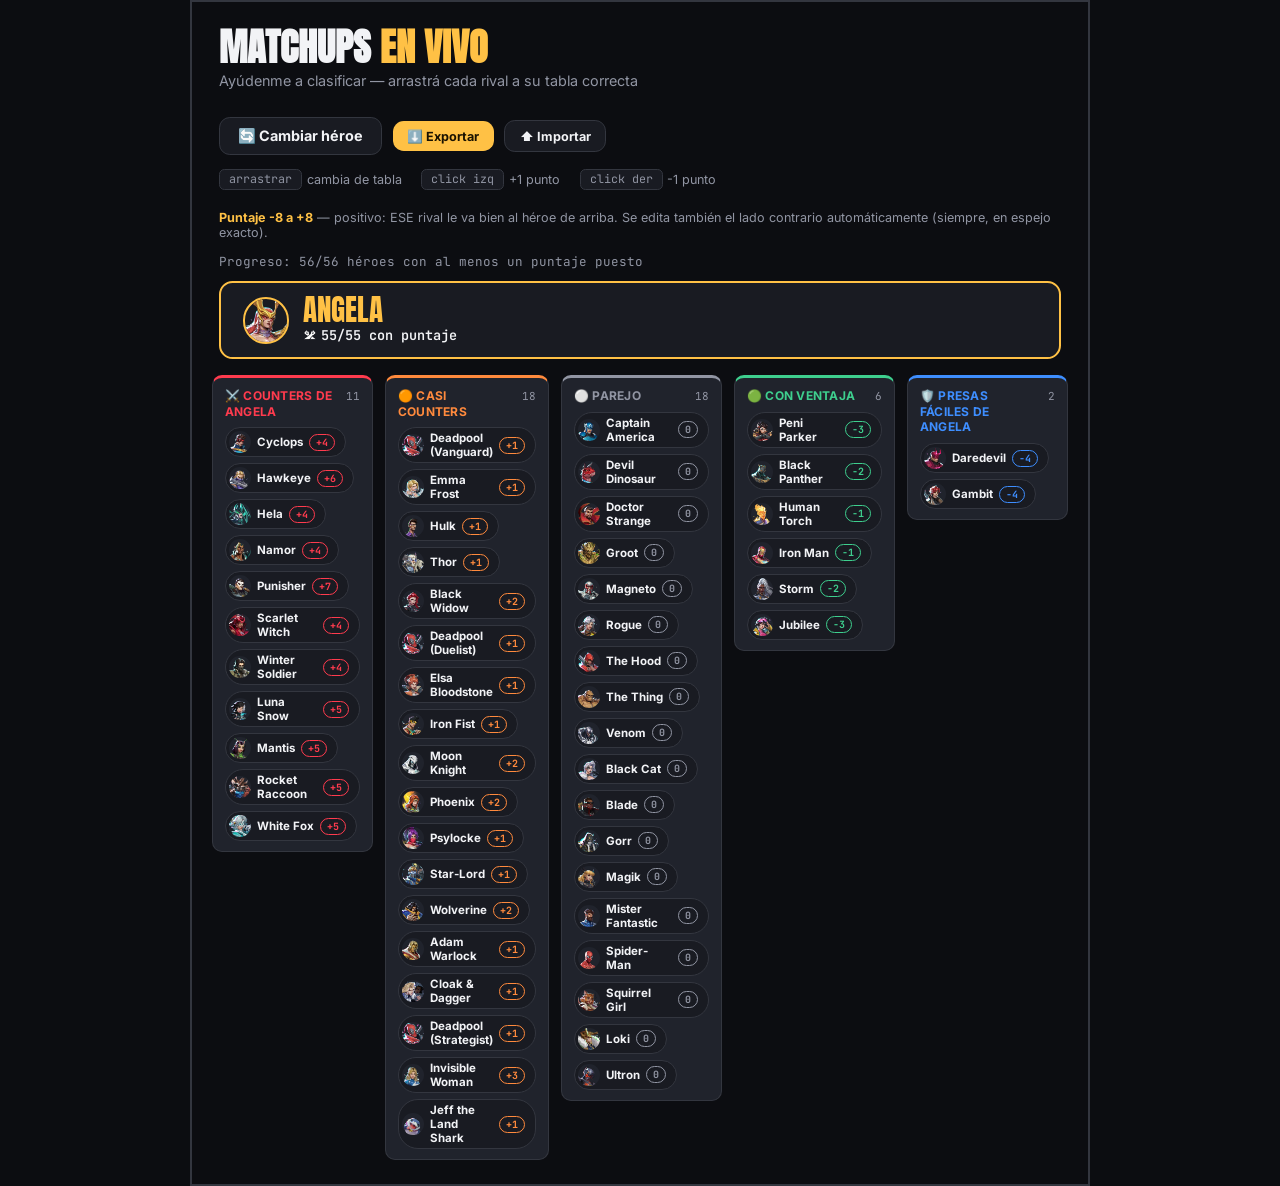
<file: matchup-editor-stream.html>
<!DOCTYPE html>
<html lang="es">
<head>
<meta charset="UTF-8">
<meta name="viewport" content="width=device-width, initial-scale=1.0">
<title>Matchups en vivo — Marvel Counters</title>
<link rel="preconnect" href="https://fonts.googleapis.com">
<link href="https://fonts.googleapis.com/css2?family=Anton&family=Inter:wght@400;600;700;800&family=JetBrains+Mono:wght@600&display=swap" rel="stylesheet">
<!-- iconos reales de heroes/roles -- mismos archivos que usa la app real, solo referenciados
     (no duplicados) para que las tarjetas se vean como en la pestaña Personajes -->
<script src="assets/data/role-icons.js"></script>
<script src="assets/data/hero-images.js"></script>
<style>
  :root{
    --bg:#0c0d11; --panel:#191b22; --panel-alt:#20232c; --line:#33363f;
    --text:#f2f3f6; --muted:#9195a3; --gold:#ffc145;
    --c-neutral:#33363f; --c-danger:#ff3b4e; --c-good:#3e8eff;
  }
  *{box-sizing:border-box;}
  html,body{margin:0;background:var(--bg);}
  body{font-family:'Inter',sans-serif;color:var(--text);}

  /* ancho de referencia para tu region de captura en OBS/TikTok, pero el alto crece con el
     contenido -- la pagina completa scrollea (una sola barra), no cada tabla por separado. */
  .square{
    width:100vmin;min-height:100vmin;margin:0 auto;
    background:var(--bg);
    display:flex;flex-direction:column;
    border:2px solid var(--line);
  }

  header{padding:3vmin 3vmin 1.5vmin;flex-shrink:0;}
  h1{font-family:'Anton',sans-serif;font-size:4.2vmin;margin:0;text-transform:uppercase;line-height:1;}
  h1 span{color:var(--gold);}
  .sub{color:var(--muted);font-size:1.6vmin;margin-top:.6vmin;}

  .top-controls{display:flex;gap:1.2vmin;padding:0 3vmin 1.5vmin;flex-shrink:0;flex-wrap:wrap;align-items:center;}
  .btn{background:var(--panel);border:1px solid var(--line);color:var(--text);padding:1vmin 2vmin;border-radius:1.2vmin;
    font-weight:700;font-size:1.6vmin;cursor:pointer;font-family:'Inter',sans-serif;}
  .btn.gold{background:var(--gold);color:#1a1200;border:none;}
  .btn.small{font-size:1.4vmin;padding:.8vmin 1.6vmin;}
  input[type=text]{background:var(--panel-alt);border:1px solid var(--line);color:var(--text);
    padding:1vmin 1.6vmin;border-radius:1.2vmin;font-size:1.7vmin;flex:1;min-width:20vmin;}
  input[type=text]:focus{outline:none;border-color:var(--gold);}

  .hero-picker{display:none;padding:0 3vmin 1.5vmin;flex-shrink:0;}
  .hero-picker.open{display:block;}
  .role-tabs{display:flex;gap:.8vmin;margin-bottom:1vmin;}
  .role-tab{background:var(--panel);border:1px solid var(--line);color:var(--muted);padding:.7vmin 1.6vmin;
    border-radius:1vmin;font-size:1.5vmin;font-weight:700;cursor:pointer;}
  .role-tab.active{color:var(--text);border-color:var(--gold);background:var(--panel-alt);}
  .pick-grid{display:grid;grid-template-columns:repeat(auto-fill,minmax(11vmin,1fr));gap:.8vmin;max-height:22vmin;overflow-y:auto;}
  .pick-card{background:var(--panel-alt);border:1.5px solid var(--line);border-radius:1vmin;padding:1vmin .6vmin;
    text-align:center;cursor:pointer;font-size:1.4vmin;font-weight:700;}
  .pick-card:hover{border-color:var(--gold);}
  .pick-card-icon{width:4.2vmin;height:4.2vmin;border-radius:50%;object-fit:cover;margin:0 auto .5vmin;display:block;background:var(--panel);}
  .pick-card .prog{display:block;font-size:1.1vmin;color:var(--gold);font-family:'JetBrains Mono',monospace;font-weight:400;margin-top:.3vmin;}

  .score-hint{padding:0 3vmin 1.5vmin;flex-shrink:0;font-size:1.4vmin;color:var(--muted);display:flex;gap:2.2vmin;flex-wrap:wrap;}
  .score-hint b{color:var(--gold);}
  .score-hint .k{display:inline-flex;align-items:center;gap:.5vmin;}
  .kbd{background:var(--panel);border:1px solid var(--line);border-radius:.6vmin;padding:.2vmin 1vmin;font-family:'JetBrains Mono',monospace;font-size:1.3vmin;}

  .target-banner{background:var(--panel);border:2px solid var(--gold);border-radius:1.5vmin;padding:1.4vmin 2.4vmin;
    margin:0 3vmin 1.8vmin;flex-shrink:0;display:flex;align-items:center;gap:1.5vmin;flex-wrap:wrap;}
  .t-icon{width:5.2vmin;height:5.2vmin;border-radius:50%;object-fit:cover;border:2px solid var(--gold);flex-shrink:0;}
  .t-info{flex:1;display:flex;flex-direction:column;gap:.2vmin;}
  .t-name{font-family:'Anton',sans-serif;font-size:3.2vmin;color:var(--gold);text-transform:uppercase;line-height:1;}
  .t-progress{font-size:1.5vmin;color:var(--text);font-family:'JetBrains Mono',monospace;font-weight:600;}

  .matchup-scroll{padding:0 20px 24px;}
  .board{display:grid;grid-template-columns:repeat(5,1fr);gap:12px;align-items:start;}
  .board-col{background:var(--panel-alt);border:1px solid var(--line);border-top:3px solid var(--line);
    border-radius:10px;padding:10px 12px;transition:.1s;}
  .board-col.drag-over{background:var(--panel);border-style:dashed;}
  .board-col-head{display:flex;align-items:baseline;justify-content:space-between;gap:8px;margin-bottom:8px;}
  .board-col-title{font-size:12px;font-weight:700;text-transform:uppercase;letter-spacing:.02em;line-height:1.3;}
  .board-col-count{font-size:11px;color:var(--muted);font-family:'JetBrains Mono',monospace;flex-shrink:0;}
  .board-col-body{display:flex;flex-wrap:wrap;align-content:flex-start;gap:6px;min-height:34px;}
  .board-col-empty{color:var(--muted);font-size:11px;font-style:italic;}
  .hero-card{display:inline-flex;align-items:center;gap:6px;background:var(--panel);border:1px solid var(--line);
    border-radius:20px;padding:3px 10px 3px 3px;font-size:11.5px;font-weight:700;
    cursor:grab;user-select:none;transition:.12s;}
  .hero-card:hover{border-color:var(--gold);background:var(--panel-alt);transform:translateY(-1px);}
  .hero-card:active{cursor:grabbing;}
  .hero-card.dragging{opacity:.3;}
  .hero-card-icon{width:22px;height:22px;border-radius:50%;object-fit:cover;flex-shrink:0;background:var(--panel-alt);}
  .hero-card .score-tag{font-family:'JetBrains Mono',monospace;font-weight:700;font-size:10px;
    padding:1px 6px;border-radius:10px;border:1px solid var(--muted);flex-shrink:0;}

  .overall{padding:0 3vmin 1.2vmin;font-size:1.4vmin;color:var(--muted);font-family:'JetBrains Mono',monospace;flex-shrink:0;}
</style>
</head>
<body>
<div class="square" id="squareFrame">

  <header>
    <h1>MATCHUPS <span>EN VIVO</span></h1>
    <p class="sub">Ayúdenme a clasificar — arrastrá cada rival a su tabla correcta</p>
  </header>

  <div class="top-controls">
    <button class="btn" id="toggleHeroPicker">🔄 Cambiar héroe</button>
    <button class="btn gold small" id="exportBtn">⬇️ Exportar</button>
    <label class="btn small" style="cursor:pointer;">⬆️ Importar<input type="file" accept="application/json" id="importInput" style="display:none;"></label>
  </div>

  <div class="hero-picker" id="heroPicker">
    <input type="text" id="heroSearch" placeholder="Buscar héroe...">
    <div class="role-tabs" id="roleTabs">
      <button class="role-tab active" data-role="">Todos</button>
      <button class="role-tab" data-role="Vanguard">Vanguard</button>
      <button class="role-tab" data-role="Duelist">Duelist</button>
      <button class="role-tab" data-role="Strategist">Strategist</button>
    </div>
    <div class="pick-grid" id="pickGrid"></div>
  </div>

  <div class="score-hint">
    <span class="k"><span class="kbd">arrastrar</span> cambia de tabla</span>
    <span class="k"><span class="kbd">click izq</span> +1 punto</span>
    <span class="k"><span class="kbd">click der</span> -1 punto</span>
    <span><b>Puntaje -8 a +8</b> — positivo: ESE rival le va bien al héroe de arriba. Se edita también el lado contrario automáticamente (siempre, en espejo exacto).</span>
  </div>

  <div class="overall" id="overallProgress"></div>

  <div id="targetBannerWrap"></div>
  <div class="matchup-scroll">
    <div class="board" id="board"></div>
  </div>

</div>

<script>
const HEROES = [
 {"n":"Angela","r":"Vanguard"},{"n":"Captain America","r":"Vanguard"},{"n":"Deadpool (Vanguard)","r":"Vanguard"},
 {"n":"Devil Dinosaur","r":"Vanguard"},{"n":"Doctor Strange","r":"Vanguard"},{"n":"Emma Frost","r":"Vanguard"},
 {"n":"Groot","r":"Vanguard"},{"n":"Hulk","r":"Vanguard"},{"n":"Magneto","r":"Vanguard"},{"n":"Peni Parker","r":"Vanguard"},
 {"n":"Rogue","r":"Vanguard"},{"n":"The Hood","r":"Vanguard"},{"n":"The Thing","r":"Vanguard"},{"n":"Thor","r":"Vanguard"},{"n":"Venom","r":"Vanguard"},
 {"n":"Black Cat","r":"Duelist"},{"n":"Black Panther","r":"Duelist"},{"n":"Black Widow","r":"Duelist"},{"n":"Blade","r":"Duelist"},
 {"n":"Cyclops","r":"Duelist"},{"n":"Daredevil","r":"Duelist"},{"n":"Deadpool (Duelist)","r":"Duelist"},
 {"n":"Elsa Bloodstone","r":"Duelist"},{"n":"Gorr","r":"Duelist"},{"n":"Hawkeye","r":"Duelist"},{"n":"Hela","r":"Duelist"},{"n":"Human Torch","r":"Duelist"},
 {"n":"Iron Fist","r":"Duelist"},{"n":"Iron Man","r":"Duelist"},{"n":"Magik","r":"Duelist"},{"n":"Mister Fantastic","r":"Duelist"},
 {"n":"Moon Knight","r":"Duelist"},{"n":"Namor","r":"Duelist"},{"n":"Phoenix","r":"Duelist"},{"n":"Psylocke","r":"Duelist"},
 {"n":"Punisher","r":"Duelist"},{"n":"Scarlet Witch","r":"Duelist"},{"n":"Spider-Man","r":"Duelist"},{"n":"Squirrel Girl","r":"Duelist"},
 {"n":"Star-Lord","r":"Duelist"},{"n":"Storm","r":"Duelist"},{"n":"Winter Soldier","r":"Duelist"},{"n":"Wolverine","r":"Duelist"},
 {"n":"Adam Warlock","r":"Strategist"},{"n":"Cloak & Dagger","r":"Strategist"},{"n":"Deadpool (Strategist)","r":"Strategist"},
 {"n":"Gambit","r":"Strategist"},{"n":"Invisible Woman","r":"Strategist"},{"n":"Jeff the Land Shark","r":"Strategist"},
 {"n":"Jubilee","r":"Strategist"},{"n":"Loki","r":"Strategist"},{"n":"Luna Snow","r":"Strategist"},{"n":"Mantis","r":"Strategist"},
 {"n":"Rocket Raccoon","r":"Strategist"},{"n":"Ultron","r":"Strategist"},{"n":"White Fox","r":"Strategist"}
];

// datos actuales de la app (ref-matchup-scores.json), precargados para no arrancar de cero -- se
// pisan con lo que haya en localStorage si ya veniamos editando algo. Ya NO se usa la categoria
// 1-4 (counter fuerte/buena pelea/mirror viable/le gana facil) en esta herramienta -- todo se basa
// unicamente en el puntaje fino, tal como pidio Xavier (2026-08-02).
const SEED_SCORES = {
  "Angela": {
    "Captain America": 0,
    "Devil Dinosaur": 0,
    "Rogue": 0,
    "The Thing": 0,
    "Thor": 1,
    "Doctor Strange": 0,
    "Emma Frost": 1,
    "Peni Parker": -3,
    "Venom": 0,
    "Human Torch": -1,
    "Iron Fist": 1,
    "Iron Man": -1,
    "Storm": -2,
    "Wolverine": 2,
    "Cloak & Dagger": 1,
    "Loki": 0,
    "Mantis": 5,
    "Deadpool (Vanguard)": 1,
    "Jubilee": -3,
    "Jeff the Land Shark": 1,
    "White Fox": 5,
    "Luna Snow": 5,
    "Scarlet Witch": 4,
    "Phoenix": 2,
    "Squirrel Girl": 0,
    "Punisher": 7,
    "Cyclops": 4,
    "Moon Knight": 2,
    "Blade": 0,
    "Hulk": 1,
    "Groot": 0,
    "Rocket Raccoon": 5,
    "Hela": 4,
    "Mister Fantastic": 0,
    "Star-Lord": 1,
    "Spider-Man": 0,
    "Winter Soldier": 4,
    "Adam Warlock": 1,
    "Deadpool (Strategist)": 1,
    "Deadpool (Duelist)": 1,
    "Ultron": 0,
    "Hawkeye": 6,
    "Magik": 0,
    "Black Panther": -2,
    "Black Widow": 2,
    "Daredevil": -4,
    "Magneto": 0,
    "Invisible Woman": 3,
    "Black Cat": 0,
    "Namor": 4,
    "Psylocke": 1,
    "Gambit": -4,
    "Elsa Bloodstone": 1,
    "The Hood": 0,
    "Gorr": 0
  },
  "Captain America": {
    "Angela": 0,
    "Devil Dinosaur": 0,
    "Rogue": 0,
    "The Thing": 1,
    "Thor": 0,
    "Doctor Strange": 0,
    "Emma Frost": 1,
    "Peni Parker": 4,
    "Venom": 0,
    "Human Torch": 5,
    "Iron Fist": 1,
    "Iron Man": 5,
    "Storm": 6,
    "Wolverine": -1,
    "Cloak & Dagger": 0,
    "Loki": 1,
    "Mantis": -1,
    "Deadpool (Vanguard)": 2,
    "Jubilee": 1,
    "Jeff the Land Shark": -4,
    "White Fox": 0,
    "Luna Snow": -1,
    "Scarlet Witch": 1,
    "Phoenix": 4,
    "Squirrel Girl": 1,
    "Punisher": 4,
    "Cyclops": 2,
    "Moon Knight": -1,
    "Blade": 0,
    "Hulk": 0,
    "Groot": 0,
    "Rocket Raccoon": -4,
    "Hela": -5,
    "Mister Fantastic": 1,
    "Star-Lord": 4,
    "Spider-Man": -2,
    "Winter Soldier": -4,
    "Adam Warlock": -4,
    "Deadpool (Strategist)": 1,
    "Deadpool (Duelist)": -1,
    "Ultron": 4,
    "Hawkeye": 3,
    "Magik": -3,
    "Black Panther": -5,
    "Black Widow": -5,
    "Daredevil": -3,
    "Magneto": 0,
    "Invisible Woman": 4,
    "Black Cat": -3,
    "Namor": 1,
    "Psylocke": -4,
    "Gambit": 0,
    "Elsa Bloodstone": 0,
    "The Hood": 2,
    "Gorr": -2
  },
  "Devil Dinosaur": {
    "Angela": 0,
    "Captain America": 0,
    "Rogue": 0,
    "The Thing": 5,
    "Thor": 0,
    "Doctor Strange": 0,
    "Emma Frost": 5,
    "Peni Parker": 0,
    "Venom": 2,
    "Human Torch": 1,
    "Iron Fist": 5,
    "Iron Man": 2,
    "Storm": -2,
    "Wolverine": 5,
    "Cloak & Dagger": -1,
    "Loki": -2,
    "Mantis": -1,
    "Deadpool (Vanguard)": 0,
    "Jubilee": -1,
    "Jeff the Land Shark": -1,
    "White Fox": -1,
    "Luna Snow": 1,
    "Scarlet Witch": 1,
    "Phoenix": 1,
    "Squirrel Girl": 4,
    "Punisher": 5,
    "Cyclops": 4,
    "Moon Knight": 5,
    "Blade": 2,
    "Hulk": 0,
    "Groot": 0,
    "Rocket Raccoon": 5,
    "Hela": 4,
    "Mister Fantastic": 3,
    "Star-Lord": 1,
    "Spider-Man": -1,
    "Winter Soldier": 4,
    "Adam Warlock": -2,
    "Deadpool (Strategist)": 0,
    "Deadpool (Duelist)": 0,
    "Ultron": 0,
    "Hawkeye": 4,
    "Magik": -1,
    "Black Panther": -4,
    "Black Widow": 1,
    "Daredevil": -4,
    "Magneto": 3,
    "Invisible Woman": -4,
    "Black Cat": -4,
    "Namor": 3,
    "Psylocke": 2,
    "Gambit": 3,
    "Elsa Bloodstone": 1,
    "The Hood": 0,
    "Gorr": -5
  },
  "Rogue": {
    "Angela": 0,
    "Captain America": 0,
    "Devil Dinosaur": 0,
    "The Thing": 1,
    "Thor": 0,
    "Doctor Strange": -4,
    "Emma Frost": 5,
    "Peni Parker": 5,
    "Venom": 0,
    "Human Torch": 2,
    "Iron Fist": 0,
    "Iron Man": -1,
    "Storm": 4,
    "Wolverine": 4,
    "Cloak & Dagger": -2,
    "Loki": -1,
    "Mantis": 0,
    "Deadpool (Vanguard)": 0,
    "Jubilee": -1,
    "Jeff the Land Shark": 1,
    "White Fox": 0,
    "Luna Snow": 0,
    "Scarlet Witch": 1,
    "Phoenix": 5,
    "Squirrel Girl": 1,
    "Punisher": 4,
    "Cyclops": 2,
    "Moon Knight": 1,
    "Blade": -2,
    "Hulk": 0,
    "Groot": 1,
    "Rocket Raccoon": -4,
    "Hela": 5,
    "Mister Fantastic": 1,
    "Star-Lord": 1,
    "Spider-Man": -2,
    "Winter Soldier": 2,
    "Adam Warlock": -2,
    "Deadpool (Strategist)": 0,
    "Deadpool (Duelist)": 0,
    "Ultron": 0,
    "Hawkeye": 5,
    "Magik": -1,
    "Black Panther": -2,
    "Black Widow": 2,
    "Daredevil": -2,
    "Magneto": -1,
    "Invisible Woman": 2,
    "Black Cat": 0,
    "Namor": 1,
    "Psylocke": -1,
    "Gambit": 2,
    "Elsa Bloodstone": 0,
    "The Hood": 0,
    "Gorr": -5
  },
  "The Thing": {
    "Angela": 0,
    "Captain America": -1,
    "Devil Dinosaur": -5,
    "Rogue": -1,
    "Thor": 0,
    "Doctor Strange": -4,
    "Emma Frost": -4,
    "Peni Parker": 1,
    "Venom": 0,
    "Human Torch": 5,
    "Iron Fist": -5,
    "Iron Man": 1,
    "Storm": -2,
    "Wolverine": -4,
    "Cloak & Dagger": 1,
    "Loki": 0,
    "Mantis": 0,
    "Deadpool (Vanguard)": -2,
    "Jubilee": -4,
    "Jeff the Land Shark": -4,
    "White Fox": 0,
    "Luna Snow": 0,
    "Scarlet Witch": 1,
    "Phoenix": -2,
    "Squirrel Girl": 4,
    "Punisher": 5,
    "Cyclops": 2,
    "Moon Knight": 4,
    "Blade": -5,
    "Hulk": 0,
    "Groot": 0,
    "Rocket Raccoon": 0,
    "Hela": 4,
    "Mister Fantastic": -1,
    "Star-Lord": 5,
    "Spider-Man": -2,
    "Winter Soldier": 2,
    "Adam Warlock": 1,
    "Deadpool (Strategist)": 1,
    "Deadpool (Duelist)": -2,
    "Ultron": 0,
    "Hawkeye": 5,
    "Magik": -4,
    "Black Panther": -5,
    "Black Widow": -1,
    "Daredevil": -4,
    "Magneto": 0,
    "Invisible Woman": 1,
    "Black Cat": -4,
    "Namor": -1,
    "Psylocke": -2,
    "Gambit": 0,
    "Elsa Bloodstone": 0,
    "The Hood": -5,
    "Gorr": -5
  },
  "Thor": {
    "Angela": -1,
    "Captain America": 0,
    "Devil Dinosaur": 0,
    "Rogue": 0,
    "The Thing": 0,
    "Doctor Strange": -4,
    "Emma Frost": 2,
    "Peni Parker": 1,
    "Venom": 1,
    "Human Torch": 0,
    "Iron Fist": -2,
    "Iron Man": -1,
    "Storm": -2,
    "Wolverine": 5,
    "Cloak & Dagger": -2,
    "Loki": -3,
    "Mantis": 2,
    "Deadpool (Vanguard)": 2,
    "Jubilee": -4,
    "Jeff the Land Shark": -4,
    "White Fox": 0,
    "Luna Snow": 5,
    "Scarlet Witch": 0,
    "Phoenix": -3,
    "Squirrel Girl": 1,
    "Punisher": 1,
    "Cyclops": 1,
    "Moon Knight": -1,
    "Blade": -2,
    "Hulk": 0,
    "Groot": 0,
    "Rocket Raccoon": -1,
    "Hela": 1,
    "Mister Fantastic": -5,
    "Star-Lord": 0,
    "Spider-Man": -2,
    "Winter Soldier": 1,
    "Adam Warlock": -1,
    "Deadpool (Strategist)": 0,
    "Deadpool (Duelist)": 0,
    "Ultron": -3,
    "Hawkeye": 0,
    "Magik": -1,
    "Black Panther": -1,
    "Black Widow": 1,
    "Daredevil": -4,
    "Magneto": 0,
    "Invisible Woman": 4,
    "Black Cat": -1,
    "Namor": 5,
    "Psylocke": -1,
    "Gambit": -1,
    "Elsa Bloodstone": 0,
    "The Hood": 0,
    "Gorr": 0
  },
  "Doctor Strange": {
    "Angela": 0,
    "Captain America": 0,
    "Devil Dinosaur": 0,
    "Rogue": 4,
    "The Thing": 4,
    "Thor": 4,
    "Emma Frost": 4,
    "Peni Parker": 0,
    "Venom": 5,
    "Human Torch": 0,
    "Iron Fist": 4,
    "Iron Man": -6,
    "Storm": 0,
    "Wolverine": 7,
    "Cloak & Dagger": -2,
    "Loki": -1,
    "Mantis": 5,
    "Deadpool (Vanguard)": 2,
    "Jubilee": 0,
    "Jeff the Land Shark": 1,
    "White Fox": 0,
    "Luna Snow": 5,
    "Scarlet Witch": 0,
    "Phoenix": -1,
    "Squirrel Girl": 1,
    "Punisher": 5,
    "Cyclops": -4,
    "Moon Knight": -5,
    "Blade": 3,
    "Hulk": 3,
    "Groot": 4,
    "Rocket Raccoon": -1,
    "Hela": -5,
    "Mister Fantastic": 4,
    "Star-Lord": -5,
    "Spider-Man": 1,
    "Winter Soldier": -1,
    "Adam Warlock": -1,
    "Deadpool (Strategist)": 0,
    "Deadpool (Duelist)": 3,
    "Ultron": 0,
    "Hawkeye": -3,
    "Magik": 4,
    "Black Panther": 3,
    "Black Widow": -4,
    "Daredevil": -4,
    "Magneto": 0,
    "Invisible Woman": 2,
    "Black Cat": 3,
    "Namor": 0,
    "Psylocke": 3,
    "Gambit": 2,
    "Elsa Bloodstone": -2,
    "The Hood": 0,
    "Gorr": 2
  },
  "Emma Frost": {
    "Angela": -1,
    "Captain America": -1,
    "Devil Dinosaur": -5,
    "Rogue": -5,
    "The Thing": 4,
    "Thor": -2,
    "Doctor Strange": -4,
    "Peni Parker": -1,
    "Venom": 0,
    "Human Torch": 5,
    "Iron Fist": -4,
    "Iron Man": -1,
    "Storm": 3,
    "Wolverine": -2,
    "Cloak & Dagger": -2,
    "Loki": -1,
    "Mantis": 0,
    "Deadpool (Vanguard)": -2,
    "Jubilee": 0,
    "Jeff the Land Shark": -4,
    "White Fox": -1,
    "Luna Snow": 1,
    "Scarlet Witch": 0,
    "Phoenix": -1,
    "Squirrel Girl": 1,
    "Punisher": 2,
    "Cyclops": 0,
    "Moon Knight": 1,
    "Blade": -2,
    "Hulk": 1,
    "Groot": 0,
    "Rocket Raccoon": 1,
    "Hela": 2,
    "Mister Fantastic": -4,
    "Star-Lord": 0,
    "Spider-Man": -4,
    "Winter Soldier": -1,
    "Adam Warlock": -1,
    "Deadpool (Strategist)": -5,
    "Deadpool (Duelist)": -4,
    "Ultron": -1,
    "Hawkeye": 2,
    "Magik": -4,
    "Black Panther": -4,
    "Black Widow": 0,
    "Daredevil": -5,
    "Magneto": -1,
    "Invisible Woman": 0,
    "Black Cat": -4,
    "Namor": -1,
    "Psylocke": -4,
    "Gambit": 0,
    "Elsa Bloodstone": 0,
    "The Hood": 0,
    "Gorr": -5
  },
  "Peni Parker": {
    "Angela": 3,
    "Captain America": -4,
    "Devil Dinosaur": 0,
    "Rogue": -5,
    "The Thing": -1,
    "Thor": -1,
    "Doctor Strange": 0,
    "Emma Frost": 1,
    "Venom": 0,
    "Human Torch": 4,
    "Iron Fist": -5,
    "Iron Man": 2,
    "Storm": 3,
    "Wolverine": 0,
    "Cloak & Dagger": 0,
    "Loki": 0,
    "Mantis": 0,
    "Deadpool (Vanguard)": 0,
    "Jubilee": -12,
    "Jeff the Land Shark": 0,
    "White Fox": 0,
    "Luna Snow": 0,
    "Scarlet Witch": 1,
    "Phoenix": 3,
    "Squirrel Girl": 1,
    "Punisher": 4,
    "Cyclops": 2,
    "Moon Knight": 4,
    "Blade": -5,
    "Hulk": -1,
    "Groot": 1,
    "Rocket Raccoon": 0,
    "Hela": 5,
    "Mister Fantastic": 0,
    "Star-Lord": 1,
    "Spider-Man": -1,
    "Winter Soldier": 4,
    "Adam Warlock": 1,
    "Deadpool (Strategist)": 0,
    "Deadpool (Duelist)": -2,
    "Ultron": 1,
    "Hawkeye": 3,
    "Magik": -6,
    "Black Panther": -5,
    "Black Widow": 1,
    "Daredevil": -4,
    "Magneto": 0,
    "Invisible Woman": 0,
    "Black Cat": -4,
    "Namor": 1,
    "Psylocke": -3,
    "Gambit": 4,
    "Elsa Bloodstone": 0,
    "The Hood": 0,
    "Gorr": -5
  },
  "Venom": {
    "Angela": 0,
    "Captain America": 0,
    "Devil Dinosaur": -2,
    "Rogue": 0,
    "The Thing": 0,
    "Thor": -1,
    "Doctor Strange": -5,
    "Emma Frost": 0,
    "Peni Parker": 0,
    "Human Torch": 1,
    "Iron Fist": -2,
    "Iron Man": 0,
    "Storm": 1,
    "Wolverine": 7,
    "Cloak & Dagger": -2,
    "Loki": 0,
    "Mantis": 1,
    "Deadpool (Vanguard)": 0,
    "Jubilee": -3,
    "Jeff the Land Shark": -1,
    "White Fox": 0,
    "Luna Snow": 5,
    "Scarlet Witch": 1,
    "Phoenix": 3,
    "Squirrel Girl": -1,
    "Punisher": 3,
    "Cyclops": 2,
    "Moon Knight": 0,
    "Blade": 0,
    "Hulk": -1,
    "Groot": 0,
    "Rocket Raccoon": -5,
    "Hela": -2,
    "Mister Fantastic": 0,
    "Star-Lord": -1,
    "Spider-Man": -4,
    "Winter Soldier": 2,
    "Adam Warlock": -1,
    "Deadpool (Strategist)": -2,
    "Deadpool (Duelist)": -2,
    "Ultron": 1,
    "Hawkeye": -6,
    "Magik": -2,
    "Black Panther": -3,
    "Black Widow": -4,
    "Daredevil": -2,
    "Magneto": -1,
    "Invisible Woman": 5,
    "Black Cat": -4,
    "Namor": 1,
    "Psylocke": -3,
    "Gambit": 3,
    "Elsa Bloodstone": 0,
    "The Hood": 5,
    "Gorr": 0
  },
  "Human Torch": {
    "Angela": 1,
    "Captain America": -5,
    "Devil Dinosaur": -1,
    "Rogue": -2,
    "The Thing": -5,
    "Thor": 0,
    "Doctor Strange": 0,
    "Emma Frost": -5,
    "Peni Parker": -4,
    "Venom": -1,
    "Iron Fist": -2,
    "Iron Man": 1,
    "Storm": 2,
    "Wolverine": -2,
    "Cloak & Dagger": 0,
    "Loki": -2,
    "Mantis": 1,
    "Deadpool (Vanguard)": 1,
    "Jubilee": -4,
    "Jeff the Land Shark": -1,
    "White Fox": 0,
    "Luna Snow": 1,
    "Scarlet Witch": 1,
    "Phoenix": 0,
    "Squirrel Girl": -7,
    "Punisher": 4,
    "Cyclops": 1,
    "Moon Knight": -1,
    "Blade": -3,
    "Hulk": -2,
    "Groot": -4,
    "Rocket Raccoon": -1,
    "Hela": 2,
    "Mister Fantastic": 0,
    "Star-Lord": 0,
    "Spider-Man": 6,
    "Winter Soldier": 4,
    "Adam Warlock": -1,
    "Deadpool (Strategist)": 0,
    "Deadpool (Duelist)": 0,
    "Ultron": 1,
    "Hawkeye": 3,
    "Magik": 0,
    "Black Panther": 0,
    "Black Widow": 0,
    "Daredevil": -2,
    "Magneto": 3,
    "Invisible Woman": -1,
    "Black Cat": 0,
    "Namor": 0,
    "Psylocke": 0,
    "Gambit": 0,
    "Elsa Bloodstone": 0,
    "The Hood": 0,
    "Gorr": -2
  },
  "Iron Fist": {
    "Angela": -1,
    "Captain America": -1,
    "Devil Dinosaur": -5,
    "Rogue": 0,
    "The Thing": 5,
    "Thor": 2,
    "Doctor Strange": -4,
    "Emma Frost": 4,
    "Peni Parker": 5,
    "Venom": 2,
    "Human Torch": 2,
    "Iron Man": 2,
    "Storm": 2,
    "Wolverine": 0,
    "Cloak & Dagger": 0,
    "Loki": -1,
    "Mantis": -1,
    "Deadpool (Vanguard)": -1,
    "Jubilee": -3,
    "Jeff the Land Shark": -5,
    "White Fox": -5,
    "Luna Snow": -3,
    "Scarlet Witch": 4,
    "Phoenix": -2,
    "Squirrel Girl": 0,
    "Punisher": -7,
    "Cyclops": 0,
    "Moon Knight": -1,
    "Blade": 0,
    "Hulk": 1,
    "Groot": 5,
    "Rocket Raccoon": -8,
    "Hela": -5,
    "Mister Fantastic": 7,
    "Star-Lord": 0,
    "Spider-Man": -1,
    "Winter Soldier": 6,
    "Adam Warlock": -7,
    "Deadpool (Strategist)": -2,
    "Deadpool (Duelist)": -2,
    "Ultron": -5,
    "Hawkeye": -8,
    "Magik": 0,
    "Black Panther": 0,
    "Black Widow": 2,
    "Daredevil": -1,
    "Magneto": -1,
    "Invisible Woman": -5,
    "Black Cat": 0,
    "Namor": 6,
    "Psylocke": 0,
    "Gambit": -1,
    "Elsa Bloodstone": 1,
    "The Hood": -5,
    "Gorr": 0
  },
  "Iron Man": {
    "Angela": 1,
    "Captain America": -5,
    "Devil Dinosaur": -2,
    "Rogue": 1,
    "The Thing": -1,
    "Thor": 1,
    "Doctor Strange": 6,
    "Emma Frost": 1,
    "Peni Parker": -2,
    "Venom": 0,
    "Human Torch": -1,
    "Iron Fist": -2,
    "Storm": 2,
    "Wolverine": 1,
    "Cloak & Dagger": -2,
    "Loki": -3,
    "Mantis": -2,
    "Deadpool (Vanguard)": 1,
    "Jubilee": -5,
    "Jeff the Land Shark": -4,
    "White Fox": -4,
    "Luna Snow": 1,
    "Scarlet Witch": -1,
    "Phoenix": 1,
    "Squirrel Girl": -6,
    "Punisher": 4,
    "Cyclops": 1,
    "Moon Knight": -4,
    "Blade": -2,
    "Hulk": 0,
    "Groot": -2,
    "Rocket Raccoon": -1,
    "Hela": 1,
    "Mister Fantastic": 1,
    "Star-Lord": 4,
    "Spider-Man": 6,
    "Winter Soldier": 1,
    "Adam Warlock": 1,
    "Deadpool (Strategist)": 0,
    "Deadpool (Duelist)": 1,
    "Ultron": -1,
    "Hawkeye": 3,
    "Magik": -1,
    "Black Panther": -1,
    "Black Widow": 1,
    "Daredevil": -4,
    "Magneto": 8,
    "Invisible Woman": 2,
    "Black Cat": 1,
    "Namor": 1,
    "Psylocke": 2,
    "Gambit": 0,
    "Elsa Bloodstone": 1,
    "The Hood": -5,
    "Gorr": -5
  },
  "Storm": {
    "Angela": 2,
    "Captain America": -6,
    "Devil Dinosaur": 2,
    "Rogue": -4,
    "The Thing": 2,
    "Thor": 2,
    "Doctor Strange": 0,
    "Emma Frost": -3,
    "Peni Parker": -3,
    "Venom": -1,
    "Human Torch": -2,
    "Iron Fist": -2,
    "Iron Man": -2,
    "Wolverine": -1,
    "Cloak & Dagger": -2,
    "Loki": -3,
    "Mantis": 4,
    "Deadpool (Vanguard)": -2,
    "Jubilee": -7,
    "Jeff the Land Shark": -2,
    "White Fox": -3,
    "Luna Snow": 4,
    "Scarlet Witch": -1,
    "Phoenix": 0,
    "Squirrel Girl": -8,
    "Punisher": 4,
    "Cyclops": -3,
    "Moon Knight": 0,
    "Blade": -6,
    "Hulk": 2,
    "Groot": -5,
    "Rocket Raccoon": -2,
    "Hela": 1,
    "Mister Fantastic": -2,
    "Star-Lord": 5,
    "Spider-Man": 1,
    "Winter Soldier": 1,
    "Adam Warlock": -2,
    "Deadpool (Strategist)": -1,
    "Deadpool (Duelist)": 0,
    "Ultron": -2,
    "Hawkeye": 4,
    "Magik": -2,
    "Black Panther": -3,
    "Black Widow": 0,
    "Daredevil": -5,
    "Magneto": 2,
    "Invisible Woman": 0,
    "Black Cat": -2,
    "Namor": -3,
    "Psylocke": 2,
    "Gambit": -2,
    "Elsa Bloodstone": -4,
    "The Hood": 0,
    "Gorr": -5
  },
  "Wolverine": {
    "Angela": -2,
    "Captain America": 1,
    "Devil Dinosaur": -5,
    "Rogue": -4,
    "The Thing": 4,
    "Thor": -5,
    "Doctor Strange": -7,
    "Emma Frost": 2,
    "Peni Parker": 0,
    "Venom": -7,
    "Human Torch": 2,
    "Iron Fist": 0,
    "Iron Man": -1,
    "Storm": 1,
    "Cloak & Dagger": -1,
    "Loki": -2,
    "Mantis": -1,
    "Deadpool (Vanguard)": -3,
    "Jubilee": 1,
    "Jeff the Land Shark": -4,
    "White Fox": 6,
    "Luna Snow": -1,
    "Scarlet Witch": -1,
    "Phoenix": 0,
    "Squirrel Girl": 0,
    "Punisher": 4,
    "Cyclops": 1,
    "Moon Knight": 0,
    "Blade": 0,
    "Hulk": -6,
    "Groot": -6,
    "Rocket Raccoon": -5,
    "Hela": -1,
    "Mister Fantastic": -5,
    "Star-Lord": 1,
    "Spider-Man": 0,
    "Winter Soldier": 5,
    "Adam Warlock": -5,
    "Deadpool (Strategist)": -2,
    "Deadpool (Duelist)": 0,
    "Ultron": -1,
    "Hawkeye": -1,
    "Magik": 0,
    "Black Panther": 0,
    "Black Widow": -4,
    "Daredevil": 0,
    "Magneto": -6,
    "Invisible Woman": 2,
    "Black Cat": 0,
    "Namor": 4,
    "Psylocke": 0,
    "Gambit": 0,
    "Elsa Bloodstone": -4,
    "The Hood": -5,
    "Gorr": 0
  },
  "Cloak & Dagger": {
    "Angela": -1,
    "Captain America": 0,
    "Devil Dinosaur": 1,
    "Rogue": 2,
    "The Thing": -1,
    "Thor": 2,
    "Doctor Strange": 2,
    "Emma Frost": 2,
    "Peni Parker": 0,
    "Venom": 2,
    "Human Torch": 0,
    "Iron Fist": 0,
    "Iron Man": 2,
    "Storm": 2,
    "Wolverine": 1,
    "Loki": -1,
    "Mantis": -1,
    "Deadpool (Vanguard)": 1,
    "Jubilee": 0,
    "Jeff the Land Shark": 0,
    "White Fox": 1,
    "Luna Snow": -1,
    "Scarlet Witch": 1,
    "Phoenix": 2,
    "Squirrel Girl": 1,
    "Punisher": 1,
    "Cyclops": 0,
    "Moon Knight": 0,
    "Blade": 1,
    "Hulk": 2,
    "Groot": 2,
    "Rocket Raccoon": -1,
    "Hela": 3,
    "Mister Fantastic": 0,
    "Star-Lord": 1,
    "Spider-Man": 2,
    "Winter Soldier": 1,
    "Adam Warlock": 1,
    "Deadpool (Strategist)": 1,
    "Deadpool (Duelist)": 1,
    "Ultron": 0,
    "Hawkeye": 4,
    "Magik": 0,
    "Black Panther": 0,
    "Black Widow": 1,
    "Daredevil": 3,
    "Magneto": 5,
    "Invisible Woman": -1,
    "Black Cat": -2,
    "Namor": 1,
    "Psylocke": 0,
    "Gambit": 2,
    "Elsa Bloodstone": 0,
    "The Hood": -5,
    "Gorr": -2
  },
  "Loki": {
    "Angela": 0,
    "Captain America": -1,
    "Devil Dinosaur": 2,
    "Rogue": 1,
    "The Thing": 0,
    "Thor": 3,
    "Doctor Strange": 1,
    "Emma Frost": 1,
    "Peni Parker": 0,
    "Venom": 0,
    "Human Torch": 2,
    "Iron Fist": 1,
    "Iron Man": 3,
    "Storm": 3,
    "Wolverine": 2,
    "Cloak & Dagger": 1,
    "Mantis": 1,
    "Deadpool (Vanguard)": 1,
    "Jubilee": -4,
    "Jeff the Land Shark": 1,
    "White Fox": 2,
    "Luna Snow": 0,
    "Scarlet Witch": 0,
    "Phoenix": 2,
    "Squirrel Girl": 2,
    "Punisher": 4,
    "Cyclops": 1,
    "Moon Knight": 5,
    "Blade": 1,
    "Hulk": 1,
    "Groot": 1,
    "Rocket Raccoon": 1,
    "Hela": 3,
    "Mister Fantastic": 1,
    "Star-Lord": -2,
    "Spider-Man": 1,
    "Winter Soldier": 2,
    "Adam Warlock": 4,
    "Deadpool (Strategist)": 2,
    "Deadpool (Duelist)": 2,
    "Ultron": 1,
    "Hawkeye": 5,
    "Magik": 1,
    "Black Panther": -1,
    "Black Widow": 2,
    "Daredevil": 1,
    "Magneto": 0,
    "Invisible Woman": -2,
    "Black Cat": 2,
    "Namor": 2,
    "Psylocke": -2,
    "Gambit": 3,
    "Elsa Bloodstone": 1,
    "The Hood": 0,
    "Gorr": 0
  },
  "Mantis": {
    "Angela": -5,
    "Captain America": 1,
    "Devil Dinosaur": 1,
    "Rogue": 0,
    "The Thing": 0,
    "Thor": -2,
    "Doctor Strange": -5,
    "Emma Frost": 0,
    "Peni Parker": 0,
    "Venom": -1,
    "Human Torch": -1,
    "Iron Fist": 1,
    "Iron Man": 2,
    "Storm": -4,
    "Wolverine": 1,
    "Cloak & Dagger": 1,
    "Loki": -1,
    "Deadpool (Vanguard)": 0,
    "Jubilee": -10,
    "Jeff the Land Shark": 0,
    "White Fox": 0,
    "Luna Snow": 2,
    "Scarlet Witch": -1,
    "Phoenix": -1,
    "Squirrel Girl": 4,
    "Punisher": 0,
    "Cyclops": 0,
    "Moon Knight": 3,
    "Blade": 2,
    "Hulk": 1,
    "Groot": 1,
    "Rocket Raccoon": 0,
    "Hela": 5,
    "Mister Fantastic": 1,
    "Star-Lord": 4,
    "Spider-Man": 1,
    "Winter Soldier": 1,
    "Adam Warlock": 1,
    "Deadpool (Strategist)": 0,
    "Deadpool (Duelist)": 3,
    "Ultron": 1,
    "Hawkeye": 5,
    "Magik": 2,
    "Black Panther": 1,
    "Black Widow": 2,
    "Daredevil": 2,
    "Magneto": 1,
    "Invisible Woman": 0,
    "Black Cat": 4,
    "Namor": 0,
    "Psylocke": 2,
    "Gambit": 3,
    "Elsa Bloodstone": 1,
    "The Hood": -5,
    "Gorr": -5
  },
  "Deadpool (Vanguard)": {
    "Angela": -1,
    "Captain America": -2,
    "Devil Dinosaur": 0,
    "Rogue": 0,
    "The Thing": 2,
    "Thor": -2,
    "Doctor Strange": -2,
    "Emma Frost": 2,
    "Peni Parker": 0,
    "Venom": 0,
    "Human Torch": -1,
    "Iron Fist": 1,
    "Iron Man": -1,
    "Storm": 2,
    "Wolverine": 3,
    "Cloak & Dagger": -1,
    "Loki": -1,
    "Mantis": 0,
    "Jubilee": 1,
    "Jeff the Land Shark": 0,
    "White Fox": 0,
    "Luna Snow": 2,
    "Scarlet Witch": 1,
    "Phoenix": 0,
    "Squirrel Girl": 5,
    "Punisher": 2,
    "Cyclops": 0,
    "Moon Knight": 2,
    "Blade": 2,
    "Hulk": 2,
    "Groot": 0,
    "Rocket Raccoon": -1,
    "Hela": 2,
    "Mister Fantastic": -2,
    "Star-Lord": 0,
    "Spider-Man": -2,
    "Winter Soldier": 4,
    "Adam Warlock": -1,
    "Deadpool (Strategist)": 0,
    "Deadpool (Duelist)": 0,
    "Ultron": -1,
    "Hawkeye": 2,
    "Magik": -1,
    "Black Panther": -2,
    "Black Widow": 2,
    "Daredevil": -2,
    "Magneto": 2,
    "Invisible Woman": 0,
    "Black Cat": 0,
    "Namor": 1,
    "Psylocke": -1,
    "Gambit": 1,
    "Elsa Bloodstone": 0,
    "The Hood": 0,
    "Gorr": 0
  },
  "Jubilee": {
    "Angela": 3,
    "Captain America": -1,
    "Devil Dinosaur": 1,
    "Rogue": 1,
    "The Thing": 4,
    "Thor": 4,
    "Doctor Strange": 0,
    "Emma Frost": 0,
    "Peni Parker": 12,
    "Venom": 3,
    "Human Torch": 4,
    "Iron Fist": 3,
    "Iron Man": 5,
    "Storm": 7,
    "Wolverine": -1,
    "Cloak & Dagger": 0,
    "Loki": 4,
    "Mantis": 10,
    "Deadpool (Vanguard)": -1,
    "Jeff the Land Shark": 0,
    "White Fox": -2,
    "Luna Snow": -1,
    "Scarlet Witch": -3,
    "Phoenix": -3,
    "Squirrel Girl": 1,
    "Punisher": 0,
    "Cyclops": 0,
    "Moon Knight": -6,
    "Blade": 1,
    "Hulk": 4,
    "Groot": 4,
    "Rocket Raccoon": 5,
    "Hela": 3,
    "Mister Fantastic": 3,
    "Star-Lord": 2,
    "Spider-Man": 0,
    "Winter Soldier": 1,
    "Adam Warlock": 2,
    "Deadpool (Strategist)": -5,
    "Deadpool (Duelist)": -2,
    "Ultron": 6,
    "Hawkeye": 2,
    "Magik": 6,
    "Black Panther": 2,
    "Black Widow": -1,
    "Daredevil": 4,
    "Magneto": 3,
    "Invisible Woman": 0,
    "Black Cat": 5,
    "Namor": 0,
    "Psylocke": 4,
    "Gambit": 1,
    "Elsa Bloodstone": 2,
    "The Hood": -2,
    "Gorr": -2
  },
  "Jeff the Land Shark": {
    "Angela": -1,
    "Captain America": 4,
    "Devil Dinosaur": 1,
    "Rogue": -1,
    "The Thing": 4,
    "Thor": 4,
    "Doctor Strange": -1,
    "Emma Frost": 4,
    "Peni Parker": 0,
    "Venom": 1,
    "Human Torch": 1,
    "Iron Fist": 5,
    "Iron Man": 4,
    "Storm": 2,
    "Wolverine": 4,
    "Cloak & Dagger": 0,
    "Loki": -1,
    "Mantis": 0,
    "Deadpool (Vanguard)": 0,
    "Jubilee": 0,
    "White Fox": 1,
    "Luna Snow": 0,
    "Scarlet Witch": 1,
    "Phoenix": 1,
    "Squirrel Girl": 4,
    "Punisher": 1,
    "Cyclops": 4,
    "Moon Knight": 1,
    "Blade": 4,
    "Hulk": 0,
    "Groot": 1,
    "Rocket Raccoon": 1,
    "Hela": 1,
    "Mister Fantastic": 1,
    "Star-Lord": 1,
    "Spider-Man": 3,
    "Winter Soldier": 1,
    "Adam Warlock": 0,
    "Deadpool (Strategist)": 1,
    "Deadpool (Duelist)": 1,
    "Ultron": 1,
    "Hawkeye": 1,
    "Magik": 4,
    "Black Panther": -5,
    "Black Widow": 1,
    "Daredevil": 1,
    "Magneto": 4,
    "Invisible Woman": -1,
    "Black Cat": 4,
    "Namor": 2,
    "Psylocke": 4,
    "Gambit": -5,
    "Elsa Bloodstone": 1,
    "The Hood": 0,
    "Gorr": 0
  },
  "White Fox": {
    "Angela": -5,
    "Captain America": 0,
    "Devil Dinosaur": 1,
    "Rogue": 0,
    "The Thing": 0,
    "Thor": 0,
    "Doctor Strange": 0,
    "Emma Frost": 1,
    "Peni Parker": 0,
    "Venom": 0,
    "Human Torch": 0,
    "Iron Fist": 5,
    "Iron Man": 4,
    "Storm": 3,
    "Wolverine": -6,
    "Cloak & Dagger": -1,
    "Loki": -2,
    "Mantis": 0,
    "Deadpool (Vanguard)": 0,
    "Jubilee": 2,
    "Jeff the Land Shark": -1,
    "Luna Snow": 0,
    "Scarlet Witch": 0,
    "Phoenix": 0,
    "Squirrel Girl": -1,
    "Punisher": 3,
    "Cyclops": 2,
    "Moon Knight": 0,
    "Blade": -1,
    "Hulk": 0,
    "Groot": 0,
    "Rocket Raccoon": 0,
    "Hela": 3,
    "Mister Fantastic": 0,
    "Star-Lord": 0,
    "Spider-Man": 4,
    "Winter Soldier": 2,
    "Adam Warlock": 0,
    "Deadpool (Strategist)": -1,
    "Deadpool (Duelist)": -2,
    "Ultron": 0,
    "Hawkeye": 3,
    "Magik": 5,
    "Black Panther": 5,
    "Black Widow": 0,
    "Daredevil": -1,
    "Magneto": 0,
    "Invisible Woman": -1,
    "Black Cat": -2,
    "Namor": 3,
    "Psylocke": 5,
    "Gambit": -1,
    "Elsa Bloodstone": 0,
    "The Hood": 0,
    "Gorr": 0
  },
  "Luna Snow": {
    "Angela": -5,
    "Captain America": 1,
    "Devil Dinosaur": -1,
    "Rogue": 0,
    "The Thing": 0,
    "Thor": -5,
    "Doctor Strange": -5,
    "Emma Frost": -1,
    "Peni Parker": 0,
    "Venom": -5,
    "Human Torch": -1,
    "Iron Fist": 3,
    "Iron Man": -1,
    "Storm": -4,
    "Wolverine": 1,
    "Cloak & Dagger": 1,
    "Loki": 0,
    "Mantis": -2,
    "Deadpool (Vanguard)": -2,
    "Jubilee": 1,
    "Jeff the Land Shark": 0,
    "White Fox": 0,
    "Scarlet Witch": -2,
    "Phoenix": 2,
    "Squirrel Girl": 4,
    "Punisher": 0,
    "Cyclops": 0,
    "Moon Knight": 3,
    "Blade": 2,
    "Hulk": -1,
    "Groot": -1,
    "Rocket Raccoon": 0,
    "Hela": 5,
    "Mister Fantastic": 1,
    "Star-Lord": -2,
    "Spider-Man": -1,
    "Winter Soldier": 0,
    "Adam Warlock": 1,
    "Deadpool (Strategist)": -4,
    "Deadpool (Duelist)": -2,
    "Ultron": 1,
    "Hawkeye": 6,
    "Magik": 3,
    "Black Panther": 2,
    "Black Widow": 3,
    "Daredevil": 2,
    "Magneto": 5,
    "Invisible Woman": 0,
    "Black Cat": 4,
    "Namor": 1,
    "Psylocke": 3,
    "Gambit": 3,
    "Elsa Bloodstone": 1,
    "The Hood": 0,
    "Gorr": -5
  },
  "Scarlet Witch": {
    "Angela": -4,
    "Captain America": -1,
    "Devil Dinosaur": -1,
    "Rogue": -1,
    "The Thing": -1,
    "Thor": 0,
    "Doctor Strange": 0,
    "Emma Frost": 0,
    "Peni Parker": -1,
    "Venom": -1,
    "Human Torch": -1,
    "Iron Fist": -4,
    "Iron Man": 1,
    "Storm": 1,
    "Wolverine": 1,
    "Cloak & Dagger": -1,
    "Loki": 0,
    "Mantis": 1,
    "Deadpool (Vanguard)": -1,
    "Jubilee": 3,
    "Jeff the Land Shark": -1,
    "White Fox": 0,
    "Luna Snow": 2,
    "Phoenix": 3,
    "Squirrel Girl": 0,
    "Punisher": 2,
    "Cyclops": 2,
    "Moon Knight": -1,
    "Blade": -1,
    "Hulk": -1,
    "Groot": -2,
    "Rocket Raccoon": -1,
    "Hela": 5,
    "Mister Fantastic": 2,
    "Star-Lord": -4,
    "Spider-Man": 5,
    "Winter Soldier": 3,
    "Adam Warlock": -1,
    "Deadpool (Strategist)": -4,
    "Deadpool (Duelist)": -4,
    "Ultron": -1,
    "Hawkeye": 5,
    "Magik": 6,
    "Black Panther": -1,
    "Black Widow": -2,
    "Daredevil": -4,
    "Magneto": 0,
    "Invisible Woman": -4,
    "Black Cat": 2,
    "Namor": 4,
    "Psylocke": 5,
    "Gambit": 0,
    "Elsa Bloodstone": 2,
    "The Hood": 0,
    "Gorr": -5
  },
  "Phoenix": {
    "Angela": -2,
    "Captain America": -4,
    "Devil Dinosaur": -1,
    "Rogue": -5,
    "The Thing": 2,
    "Thor": 3,
    "Doctor Strange": 1,
    "Emma Frost": 1,
    "Peni Parker": -3,
    "Venom": -3,
    "Human Torch": 0,
    "Iron Fist": 2,
    "Iron Man": -1,
    "Storm": 0,
    "Wolverine": 0,
    "Cloak & Dagger": -2,
    "Loki": -2,
    "Mantis": 1,
    "Deadpool (Vanguard)": 0,
    "Jubilee": 3,
    "Jeff the Land Shark": -1,
    "White Fox": 0,
    "Luna Snow": -2,
    "Scarlet Witch": -3,
    "Squirrel Girl": 0,
    "Punisher": 0,
    "Cyclops": -4,
    "Moon Knight": 0,
    "Blade": -2,
    "Hulk": -3,
    "Groot": -4,
    "Rocket Raccoon": -2,
    "Hela": 1,
    "Mister Fantastic": 1,
    "Star-Lord": 2,
    "Spider-Man": 2,
    "Winter Soldier": -1,
    "Adam Warlock": -2,
    "Deadpool (Strategist)": 0,
    "Deadpool (Duelist)": 0,
    "Ultron": -2,
    "Hawkeye": 1,
    "Magik": 4,
    "Black Panther": 2,
    "Black Widow": -1,
    "Daredevil": 1,
    "Magneto": 1,
    "Invisible Woman": -2,
    "Black Cat": 0,
    "Namor": 2,
    "Psylocke": 4,
    "Gambit": 0,
    "Elsa Bloodstone": 0,
    "The Hood": 0,
    "Gorr": 0
  },
  "Squirrel Girl": {
    "Angela": 0,
    "Captain America": -1,
    "Devil Dinosaur": -4,
    "Rogue": -1,
    "The Thing": -4,
    "Thor": -1,
    "Doctor Strange": -1,
    "Emma Frost": -1,
    "Peni Parker": -1,
    "Venom": 1,
    "Human Torch": 7,
    "Iron Fist": 0,
    "Iron Man": 6,
    "Storm": 8,
    "Wolverine": 0,
    "Cloak & Dagger": -1,
    "Loki": -2,
    "Mantis": -4,
    "Deadpool (Vanguard)": -5,
    "Jubilee": -1,
    "Jeff the Land Shark": -4,
    "White Fox": 1,
    "Luna Snow": -4,
    "Scarlet Witch": 0,
    "Phoenix": 0,
    "Punisher": 1,
    "Cyclops": 0,
    "Moon Knight": 0,
    "Blade": 0,
    "Hulk": 0,
    "Groot": -4,
    "Rocket Raccoon": -4,
    "Hela": 1,
    "Mister Fantastic": 2,
    "Star-Lord": 1,
    "Spider-Man": 1,
    "Winter Soldier": 0,
    "Adam Warlock": -5,
    "Deadpool (Strategist)": -1,
    "Deadpool (Duelist)": 0,
    "Ultron": 1,
    "Hawkeye": -4,
    "Magik": 1,
    "Black Panther": 1,
    "Black Widow": -2,
    "Daredevil": 1,
    "Magneto": 1,
    "Invisible Woman": -4,
    "Black Cat": 4,
    "Namor": 3,
    "Psylocke": 0,
    "Gambit": -1,
    "Elsa Bloodstone": -1,
    "The Hood": 0,
    "Gorr": 0
  },
  "Punisher": {
    "Angela": -7,
    "Captain America": -4,
    "Devil Dinosaur": -5,
    "Rogue": -4,
    "The Thing": -5,
    "Thor": -1,
    "Doctor Strange": -5,
    "Emma Frost": -2,
    "Peni Parker": -4,
    "Venom": -3,
    "Human Torch": -4,
    "Iron Fist": 7,
    "Iron Man": -4,
    "Storm": -4,
    "Wolverine": -4,
    "Cloak & Dagger": -1,
    "Loki": -4,
    "Mantis": 0,
    "Deadpool (Vanguard)": -2,
    "Jubilee": 0,
    "Jeff the Land Shark": -1,
    "White Fox": -3,
    "Luna Snow": 0,
    "Scarlet Witch": -2,
    "Phoenix": 0,
    "Squirrel Girl": -1,
    "Cyclops": 0,
    "Moon Knight": -1,
    "Blade": -7,
    "Hulk": -6,
    "Groot": -7,
    "Rocket Raccoon": 1,
    "Hela": 0,
    "Mister Fantastic": -4,
    "Star-Lord": -4,
    "Spider-Man": 1,
    "Winter Soldier": 0,
    "Adam Warlock": -1,
    "Deadpool (Strategist)": 0,
    "Deadpool (Duelist)": 1,
    "Ultron": -6,
    "Hawkeye": 0,
    "Magik": 5,
    "Black Panther": 5,
    "Black Widow": 0,
    "Daredevil": -1,
    "Magneto": 1,
    "Invisible Woman": -1,
    "Black Cat": 2,
    "Namor": -4,
    "Psylocke": 5,
    "Gambit": -1,
    "Elsa Bloodstone": -4,
    "The Hood": 0,
    "Gorr": -2
  },
  "Cyclops": {
    "Angela": -4,
    "Captain America": -2,
    "Devil Dinosaur": -4,
    "Rogue": -2,
    "The Thing": -2,
    "Thor": -1,
    "Doctor Strange": 4,
    "Emma Frost": 0,
    "Peni Parker": -2,
    "Venom": -2,
    "Human Torch": -1,
    "Iron Fist": 0,
    "Iron Man": -1,
    "Storm": 3,
    "Wolverine": -1,
    "Cloak & Dagger": 0,
    "Loki": -1,
    "Mantis": 0,
    "Deadpool (Vanguard)": 0,
    "Jubilee": 0,
    "Jeff the Land Shark": -4,
    "White Fox": -2,
    "Luna Snow": 0,
    "Scarlet Witch": -2,
    "Phoenix": 4,
    "Squirrel Girl": 0,
    "Punisher": 0,
    "Moon Knight": 0,
    "Blade": -2,
    "Hulk": -2,
    "Groot": -2,
    "Rocket Raccoon": -2,
    "Hela": 3,
    "Mister Fantastic": 0,
    "Star-Lord": 0,
    "Spider-Man": 1,
    "Winter Soldier": 0,
    "Adam Warlock": -2,
    "Deadpool (Strategist)": 0,
    "Deadpool (Duelist)": 0,
    "Ultron": -1,
    "Hawkeye": 4,
    "Magik": 5,
    "Black Panther": 5,
    "Black Widow": 1,
    "Daredevil": 5,
    "Magneto": 4,
    "Invisible Woman": -1,
    "Black Cat": 4,
    "Namor": 2,
    "Psylocke": 5,
    "Gambit": 0,
    "Elsa Bloodstone": -2,
    "The Hood": 0,
    "Gorr": 2
  },
  "Moon Knight": {
    "Angela": -2,
    "Captain America": 1,
    "Devil Dinosaur": -5,
    "Rogue": -1,
    "The Thing": -4,
    "Thor": 1,
    "Doctor Strange": 5,
    "Emma Frost": -1,
    "Peni Parker": -4,
    "Venom": 0,
    "Human Torch": 1,
    "Iron Fist": 1,
    "Iron Man": 4,
    "Storm": 0,
    "Wolverine": 0,
    "Cloak & Dagger": 0,
    "Loki": -5,
    "Mantis": -3,
    "Deadpool (Vanguard)": -2,
    "Jubilee": 6,
    "Jeff the Land Shark": -1,
    "White Fox": 0,
    "Luna Snow": -3,
    "Scarlet Witch": 1,
    "Phoenix": 0,
    "Squirrel Girl": 0,
    "Punisher": 1,
    "Cyclops": 0,
    "Blade": 1,
    "Hulk": -1,
    "Groot": -6,
    "Rocket Raccoon": -2,
    "Hela": 0,
    "Mister Fantastic": -1,
    "Star-Lord": 0,
    "Spider-Man": 3,
    "Winter Soldier": 0,
    "Adam Warlock": -4,
    "Deadpool (Strategist)": 0,
    "Deadpool (Duelist)": 0,
    "Ultron": -1,
    "Hawkeye": 0,
    "Magik": 3,
    "Black Panther": 1,
    "Black Widow": 0,
    "Daredevil": 1,
    "Magneto": 1,
    "Invisible Woman": -2,
    "Black Cat": 1,
    "Namor": 0,
    "Psylocke": 0,
    "Gambit": -1,
    "Elsa Bloodstone": 0,
    "The Hood": -2,
    "Gorr": 0
  },
  "Blade": {
    "Angela": 0,
    "Captain America": 0,
    "Devil Dinosaur": -2,
    "Rogue": 2,
    "The Thing": 5,
    "Thor": 2,
    "Doctor Strange": -3,
    "Emma Frost": 2,
    "Peni Parker": 5,
    "Venom": 0,
    "Human Torch": 3,
    "Iron Fist": 0,
    "Iron Man": 2,
    "Storm": 6,
    "Wolverine": 0,
    "Cloak & Dagger": -1,
    "Loki": -1,
    "Mantis": -2,
    "Deadpool (Vanguard)": -2,
    "Jubilee": -1,
    "Jeff the Land Shark": -4,
    "White Fox": 1,
    "Luna Snow": -2,
    "Scarlet Witch": 1,
    "Phoenix": 2,
    "Squirrel Girl": 0,
    "Punisher": 7,
    "Cyclops": 2,
    "Moon Knight": -1,
    "Hulk": 2,
    "Groot": 0,
    "Rocket Raccoon": -4,
    "Hela": 0,
    "Mister Fantastic": 5,
    "Star-Lord": 5,
    "Spider-Man": 0,
    "Winter Soldier": 1,
    "Adam Warlock": -4,
    "Deadpool (Strategist)": -1,
    "Deadpool (Duelist)": -1,
    "Ultron": 0,
    "Hawkeye": 0,
    "Magik": 0,
    "Black Panther": 0,
    "Black Widow": 0,
    "Daredevil": 0,
    "Magneto": 1,
    "Invisible Woman": -1,
    "Black Cat": 0,
    "Namor": 6,
    "Psylocke": 0,
    "Gambit": 1,
    "Elsa Bloodstone": 1,
    "The Hood": 0,
    "Gorr": 0
  },
  "Hulk": {
    "Angela": -1,
    "Captain America": 0,
    "Devil Dinosaur": 0,
    "Rogue": 0,
    "The Thing": 0,
    "Thor": 0,
    "Doctor Strange": -3,
    "Emma Frost": -1,
    "Peni Parker": 1,
    "Venom": 1,
    "Human Torch": 2,
    "Iron Fist": -1,
    "Iron Man": 0,
    "Storm": -2,
    "Wolverine": 6,
    "Cloak & Dagger": -2,
    "Loki": -1,
    "Mantis": -1,
    "Deadpool (Vanguard)": -2,
    "Jubilee": -4,
    "Jeff the Land Shark": 0,
    "White Fox": 0,
    "Luna Snow": 1,
    "Scarlet Witch": 1,
    "Phoenix": 3,
    "Squirrel Girl": 0,
    "Punisher": 6,
    "Cyclops": 2,
    "Moon Knight": 1,
    "Blade": -2,
    "Groot": 0,
    "Rocket Raccoon": -1,
    "Hela": 4,
    "Mister Fantastic": 0,
    "Star-Lord": 0,
    "Spider-Man": -2,
    "Winter Soldier": 5,
    "Adam Warlock": -1,
    "Deadpool (Strategist)": 0,
    "Deadpool (Duelist)": -1,
    "Ultron": -1,
    "Hawkeye": 5,
    "Magik": -1,
    "Black Panther": -4,
    "Black Widow": -1,
    "Daredevil": -4,
    "Magneto": -1,
    "Invisible Woman": 2,
    "Black Cat": -3,
    "Namor": 1,
    "Psylocke": -1,
    "Gambit": 1,
    "Elsa Bloodstone": 0,
    "The Hood": 0,
    "Gorr": 0
  },
  "Groot": {
    "Angela": 0,
    "Captain America": 0,
    "Devil Dinosaur": 0,
    "Rogue": -1,
    "The Thing": 0,
    "Thor": 0,
    "Doctor Strange": -4,
    "Emma Frost": 0,
    "Peni Parker": -1,
    "Venom": 0,
    "Human Torch": 4,
    "Iron Fist": -5,
    "Iron Man": 2,
    "Storm": 5,
    "Wolverine": 6,
    "Cloak & Dagger": -2,
    "Loki": -1,
    "Mantis": -1,
    "Deadpool (Vanguard)": 0,
    "Jubilee": -4,
    "Jeff the Land Shark": -1,
    "White Fox": 0,
    "Luna Snow": 1,
    "Scarlet Witch": 2,
    "Phoenix": 4,
    "Squirrel Girl": 4,
    "Punisher": 7,
    "Cyclops": 2,
    "Moon Knight": 6,
    "Blade": 0,
    "Hulk": 0,
    "Rocket Raccoon": -1,
    "Hela": 6,
    "Mister Fantastic": 0,
    "Star-Lord": 2,
    "Spider-Man": -4,
    "Winter Soldier": -5,
    "Adam Warlock": -1,
    "Deadpool (Strategist)": 0,
    "Deadpool (Duelist)": -2,
    "Ultron": 0,
    "Hawkeye": 5,
    "Magik": -2,
    "Black Panther": -5,
    "Black Widow": 1,
    "Daredevil": -5,
    "Magneto": 0,
    "Invisible Woman": -1,
    "Black Cat": -3,
    "Namor": -1,
    "Psylocke": 1,
    "Gambit": 1,
    "Elsa Bloodstone": 0,
    "The Hood": 0,
    "Gorr": -2
  },
  "Rocket Raccoon": {
    "Angela": -5,
    "Captain America": 4,
    "Devil Dinosaur": -5,
    "Rogue": 4,
    "The Thing": 0,
    "Thor": 1,
    "Doctor Strange": 1,
    "Emma Frost": -1,
    "Peni Parker": 0,
    "Venom": 5,
    "Human Torch": 1,
    "Iron Fist": 8,
    "Iron Man": 1,
    "Storm": 2,
    "Wolverine": 5,
    "Cloak & Dagger": 1,
    "Loki": -1,
    "Mantis": 0,
    "Deadpool (Vanguard)": 1,
    "Jubilee": -5,
    "Jeff the Land Shark": -1,
    "White Fox": 0,
    "Luna Snow": 0,
    "Scarlet Witch": 1,
    "Phoenix": 2,
    "Squirrel Girl": 4,
    "Punisher": -1,
    "Cyclops": 2,
    "Moon Knight": 2,
    "Blade": 4,
    "Hulk": 1,
    "Groot": 1,
    "Hela": 2,
    "Mister Fantastic": 1,
    "Star-Lord": 1,
    "Spider-Man": 5,
    "Winter Soldier": -1,
    "Adam Warlock": 1,
    "Deadpool (Strategist)": 0,
    "Deadpool (Duelist)": 3,
    "Ultron": 0,
    "Hawkeye": 1,
    "Magik": 7,
    "Black Panther": 6,
    "Black Widow": 2,
    "Daredevil": 2,
    "Magneto": 1,
    "Invisible Woman": -1,
    "Black Cat": 4,
    "Namor": 3,
    "Psylocke": 7,
    "Gambit": 3,
    "Elsa Bloodstone": 2,
    "The Hood": 0,
    "Gorr": 2
  },
  "Hela": {
    "Angela": -4,
    "Captain America": 5,
    "Devil Dinosaur": -4,
    "Rogue": -5,
    "The Thing": -4,
    "Thor": -1,
    "Doctor Strange": 5,
    "Emma Frost": -2,
    "Peni Parker": -5,
    "Venom": 2,
    "Human Torch": -2,
    "Iron Fist": 5,
    "Iron Man": -1,
    "Storm": -1,
    "Wolverine": 1,
    "Cloak & Dagger": -3,
    "Loki": -3,
    "Mantis": -5,
    "Deadpool (Vanguard)": -2,
    "Jubilee": -3,
    "Jeff the Land Shark": -1,
    "White Fox": -3,
    "Luna Snow": -5,
    "Scarlet Witch": -5,
    "Phoenix": -1,
    "Squirrel Girl": -1,
    "Punisher": 0,
    "Cyclops": -3,
    "Moon Knight": 0,
    "Blade": 0,
    "Hulk": -4,
    "Groot": -6,
    "Rocket Raccoon": -2,
    "Mister Fantastic": -2,
    "Star-Lord": 5,
    "Spider-Man": 5,
    "Winter Soldier": -3,
    "Adam Warlock": -3,
    "Deadpool (Strategist)": -5,
    "Deadpool (Duelist)": 1,
    "Ultron": -3,
    "Hawkeye": 3,
    "Magik": -6,
    "Black Panther": 5,
    "Black Widow": 1,
    "Daredevil": 2,
    "Magneto": 1,
    "Invisible Woman": -4,
    "Black Cat": 1,
    "Namor": -1,
    "Psylocke": 6,
    "Gambit": 2,
    "Elsa Bloodstone": -4,
    "The Hood": 0,
    "Gorr": -5
  },
  "Mister Fantastic": {
    "Angela": 0,
    "Captain America": -1,
    "Devil Dinosaur": -3,
    "Rogue": -1,
    "The Thing": 1,
    "Thor": 5,
    "Doctor Strange": -4,
    "Emma Frost": 4,
    "Peni Parker": 0,
    "Venom": 0,
    "Human Torch": 0,
    "Iron Fist": -7,
    "Iron Man": -1,
    "Storm": 2,
    "Wolverine": 5,
    "Cloak & Dagger": 0,
    "Loki": -1,
    "Mantis": -1,
    "Deadpool (Vanguard)": 2,
    "Jubilee": -3,
    "Jeff the Land Shark": -1,
    "White Fox": 0,
    "Luna Snow": -1,
    "Scarlet Witch": -2,
    "Phoenix": -1,
    "Squirrel Girl": -2,
    "Punisher": 4,
    "Cyclops": 0,
    "Moon Knight": 1,
    "Blade": -5,
    "Hulk": 0,
    "Groot": 0,
    "Rocket Raccoon": -1,
    "Hela": 2,
    "Star-Lord": 0,
    "Spider-Man": -6,
    "Winter Soldier": 5,
    "Adam Warlock": -2,
    "Deadpool (Strategist)": 0,
    "Deadpool (Duelist)": -3,
    "Ultron": -1,
    "Hawkeye": -4,
    "Magik": -5,
    "Black Panther": -7,
    "Black Widow": -2,
    "Daredevil": -4,
    "Magneto": -1,
    "Invisible Woman": -1,
    "Black Cat": -5,
    "Namor": 3,
    "Psylocke": -5,
    "Gambit": 1,
    "Elsa Bloodstone": 0,
    "The Hood": 0,
    "Gorr": -5
  },
  "Star-Lord": {
    "Angela": -1,
    "Captain America": -4,
    "Devil Dinosaur": -1,
    "Rogue": -1,
    "The Thing": -5,
    "Thor": 0,
    "Doctor Strange": 5,
    "Emma Frost": 0,
    "Peni Parker": -1,
    "Venom": 1,
    "Human Torch": 0,
    "Iron Fist": 0,
    "Iron Man": -4,
    "Storm": -5,
    "Wolverine": -1,
    "Cloak & Dagger": -1,
    "Loki": 2,
    "Mantis": -4,
    "Deadpool (Vanguard)": 0,
    "Jubilee": -2,
    "Jeff the Land Shark": -1,
    "White Fox": 0,
    "Luna Snow": 2,
    "Scarlet Witch": 4,
    "Phoenix": -2,
    "Squirrel Girl": -1,
    "Punisher": 4,
    "Cyclops": 0,
    "Moon Knight": 0,
    "Blade": -5,
    "Hulk": 0,
    "Groot": -2,
    "Rocket Raccoon": -1,
    "Hela": -5,
    "Mister Fantastic": 0,
    "Spider-Man": -2,
    "Winter Soldier": 1,
    "Adam Warlock": -3,
    "Deadpool (Strategist)": 0,
    "Deadpool (Duelist)": 1,
    "Ultron": -1,
    "Hawkeye": 3,
    "Magik": 2,
    "Black Panther": 1,
    "Black Widow": -2,
    "Daredevil": -1,
    "Magneto": 6,
    "Invisible Woman": 1,
    "Black Cat": -2,
    "Namor": -1,
    "Psylocke": 1,
    "Gambit": 0,
    "Elsa Bloodstone": -3,
    "The Hood": 2,
    "Gorr": 0
  },
  "Spider-Man": {
    "Angela": 0,
    "Captain America": 2,
    "Devil Dinosaur": 1,
    "Rogue": 2,
    "The Thing": 2,
    "Thor": 2,
    "Doctor Strange": -1,
    "Emma Frost": 4,
    "Peni Parker": 1,
    "Venom": 4,
    "Human Torch": -6,
    "Iron Fist": 1,
    "Iron Man": -6,
    "Storm": -1,
    "Wolverine": 0,
    "Cloak & Dagger": -2,
    "Loki": -1,
    "Mantis": -1,
    "Deadpool (Vanguard)": 2,
    "Jubilee": 0,
    "Jeff the Land Shark": -3,
    "White Fox": -4,
    "Luna Snow": 1,
    "Scarlet Witch": -5,
    "Phoenix": -2,
    "Squirrel Girl": -1,
    "Punisher": -1,
    "Cyclops": -1,
    "Moon Knight": -3,
    "Blade": 0,
    "Hulk": 2,
    "Groot": 4,
    "Rocket Raccoon": -5,
    "Hela": -5,
    "Mister Fantastic": 6,
    "Star-Lord": 2,
    "Winter Soldier": 1,
    "Adam Warlock": -5,
    "Deadpool (Strategist)": -2,
    "Deadpool (Duelist)": 0,
    "Ultron": -1,
    "Hawkeye": -6,
    "Magik": 0,
    "Black Panther": 0,
    "Black Widow": 2,
    "Daredevil": -1,
    "Magneto": -2,
    "Invisible Woman": -3,
    "Black Cat": 0,
    "Namor": 8,
    "Psylocke": 0,
    "Gambit": -1,
    "Elsa Bloodstone": 1,
    "The Hood": 0,
    "Gorr": 0
  },
  "Winter Soldier": {
    "Angela": -4,
    "Captain America": 4,
    "Devil Dinosaur": -4,
    "Rogue": -2,
    "The Thing": -2,
    "Thor": -1,
    "Doctor Strange": 1,
    "Emma Frost": 1,
    "Peni Parker": -4,
    "Venom": -2,
    "Human Torch": -4,
    "Iron Fist": -6,
    "Iron Man": -1,
    "Storm": -1,
    "Wolverine": -5,
    "Cloak & Dagger": -1,
    "Loki": -2,
    "Mantis": -1,
    "Deadpool (Vanguard)": -4,
    "Jubilee": -1,
    "Jeff the Land Shark": -1,
    "White Fox": -2,
    "Luna Snow": 0,
    "Scarlet Witch": -3,
    "Phoenix": 1,
    "Squirrel Girl": 0,
    "Punisher": 0,
    "Cyclops": 0,
    "Moon Knight": 0,
    "Blade": -1,
    "Hulk": -5,
    "Groot": 5,
    "Rocket Raccoon": 1,
    "Hela": 3,
    "Mister Fantastic": -5,
    "Star-Lord": -1,
    "Spider-Man": -1,
    "Adam Warlock": -1,
    "Deadpool (Strategist)": 0,
    "Deadpool (Duelist)": -2,
    "Ultron": -2,
    "Hawkeye": 6,
    "Magik": -3,
    "Black Panther": -5,
    "Black Widow": 0,
    "Daredevil": -2,
    "Magneto": 1,
    "Invisible Woman": 6,
    "Black Cat": -4,
    "Namor": -2,
    "Psylocke": 2,
    "Gambit": 5,
    "Elsa Bloodstone": -3,
    "The Hood": 0,
    "Gorr": -5
  },
  "Adam Warlock": {
    "Angela": -1,
    "Captain America": 4,
    "Devil Dinosaur": 2,
    "Rogue": 2,
    "The Thing": -1,
    "Thor": 1,
    "Doctor Strange": 1,
    "Emma Frost": 1,
    "Peni Parker": -1,
    "Venom": 1,
    "Human Torch": 1,
    "Iron Fist": 7,
    "Iron Man": -1,
    "Storm": 2,
    "Wolverine": 5,
    "Cloak & Dagger": -1,
    "Loki": -4,
    "Mantis": -1,
    "Deadpool (Vanguard)": 1,
    "Jubilee": -2,
    "Jeff the Land Shark": 0,
    "White Fox": 0,
    "Luna Snow": -1,
    "Scarlet Witch": 1,
    "Phoenix": 2,
    "Squirrel Girl": 5,
    "Punisher": 1,
    "Cyclops": 2,
    "Moon Knight": 4,
    "Blade": 4,
    "Hulk": 1,
    "Groot": 1,
    "Rocket Raccoon": -1,
    "Hela": 3,
    "Mister Fantastic": 2,
    "Star-Lord": 3,
    "Spider-Man": 5,
    "Winter Soldier": 1,
    "Deadpool (Strategist)": 1,
    "Deadpool (Duelist)": 2,
    "Ultron": -1,
    "Hawkeye": 4,
    "Magik": 6,
    "Black Panther": 5,
    "Black Widow": 2,
    "Daredevil": 4,
    "Magneto": 0,
    "Invisible Woman": -1,
    "Black Cat": 2,
    "Namor": 2,
    "Psylocke": 6,
    "Gambit": 2,
    "Elsa Bloodstone": 1,
    "The Hood": 0,
    "Gorr": 2
  },
  "Deadpool (Strategist)": {
    "Angela": -1,
    "Captain America": -1,
    "Devil Dinosaur": 0,
    "Rogue": 0,
    "The Thing": -1,
    "Thor": 0,
    "Doctor Strange": 0,
    "Emma Frost": 5,
    "Peni Parker": 0,
    "Venom": 2,
    "Human Torch": 0,
    "Iron Fist": 2,
    "Iron Man": 0,
    "Storm": 1,
    "Wolverine": 2,
    "Cloak & Dagger": -1,
    "Loki": -2,
    "Mantis": 0,
    "Deadpool (Vanguard)": 0,
    "Jubilee": 5,
    "Jeff the Land Shark": -1,
    "White Fox": 1,
    "Luna Snow": 4,
    "Scarlet Witch": 4,
    "Phoenix": 0,
    "Squirrel Girl": 1,
    "Punisher": 0,
    "Cyclops": 0,
    "Moon Knight": 0,
    "Blade": 1,
    "Hulk": 0,
    "Groot": 0,
    "Rocket Raccoon": 0,
    "Hela": 5,
    "Mister Fantastic": 0,
    "Star-Lord": 0,
    "Spider-Man": 2,
    "Winter Soldier": 0,
    "Adam Warlock": -1,
    "Deadpool (Duelist)": 0,
    "Ultron": -1,
    "Hawkeye": 5,
    "Magik": 3,
    "Black Panther": 3,
    "Black Widow": 0,
    "Daredevil": -1,
    "Magneto": 1,
    "Invisible Woman": -1,
    "Black Cat": 0,
    "Namor": 0,
    "Psylocke": 3,
    "Gambit": 0,
    "Elsa Bloodstone": 0,
    "The Hood": 0,
    "Gorr": 0
  },
  "Deadpool (Duelist)": {
    "Angela": -1,
    "Captain America": 1,
    "Devil Dinosaur": 0,
    "Rogue": 0,
    "The Thing": 2,
    "Thor": 0,
    "Doctor Strange": -3,
    "Emma Frost": 4,
    "Peni Parker": 2,
    "Venom": 2,
    "Human Torch": 0,
    "Iron Fist": 2,
    "Iron Man": -1,
    "Storm": 0,
    "Wolverine": 0,
    "Cloak & Dagger": -1,
    "Loki": -2,
    "Mantis": -3,
    "Deadpool (Vanguard)": 0,
    "Jubilee": 2,
    "Jeff the Land Shark": -1,
    "White Fox": 2,
    "Luna Snow": 2,
    "Scarlet Witch": 4,
    "Phoenix": 0,
    "Squirrel Girl": 0,
    "Punisher": -1,
    "Cyclops": 0,
    "Moon Knight": 0,
    "Blade": 1,
    "Hulk": 1,
    "Groot": 2,
    "Rocket Raccoon": -3,
    "Hela": -1,
    "Mister Fantastic": 3,
    "Star-Lord": -1,
    "Spider-Man": 0,
    "Winter Soldier": 2,
    "Adam Warlock": -2,
    "Deadpool (Strategist)": 0,
    "Ultron": -1,
    "Hawkeye": -2,
    "Magik": 0,
    "Black Panther": 0,
    "Black Widow": -2,
    "Daredevil": 0,
    "Magneto": 2,
    "Invisible Woman": 2,
    "Black Cat": 0,
    "Namor": 6,
    "Psylocke": 0,
    "Gambit": 0,
    "Elsa Bloodstone": 0,
    "The Hood": 0,
    "Gorr": 0
  },
  "Ultron": {
    "Angela": 0,
    "Captain America": -4,
    "Devil Dinosaur": 0,
    "Rogue": 0,
    "The Thing": 0,
    "Thor": 3,
    "Doctor Strange": 0,
    "Emma Frost": 1,
    "Peni Parker": -1,
    "Venom": -1,
    "Human Torch": -1,
    "Iron Fist": 5,
    "Iron Man": 1,
    "Storm": 2,
    "Wolverine": 1,
    "Cloak & Dagger": 0,
    "Loki": -1,
    "Mantis": -1,
    "Deadpool (Vanguard)": 1,
    "Jubilee": -6,
    "Jeff the Land Shark": -1,
    "White Fox": 0,
    "Luna Snow": -1,
    "Scarlet Witch": 1,
    "Phoenix": 2,
    "Squirrel Girl": -1,
    "Punisher": 6,
    "Cyclops": 1,
    "Moon Knight": 1,
    "Blade": 0,
    "Hulk": 1,
    "Groot": 0,
    "Rocket Raccoon": 0,
    "Hela": 3,
    "Mister Fantastic": 1,
    "Star-Lord": 1,
    "Spider-Man": 1,
    "Winter Soldier": 2,
    "Adam Warlock": 1,
    "Deadpool (Strategist)": 1,
    "Deadpool (Duelist)": 1,
    "Hawkeye": 5,
    "Magik": -1,
    "Black Panther": 1,
    "Black Widow": 1,
    "Daredevil": -1,
    "Magneto": 2,
    "Invisible Woman": 0,
    "Black Cat": 2,
    "Namor": 1,
    "Psylocke": 4,
    "Gambit": 3,
    "Elsa Bloodstone": 1,
    "The Hood": 2,
    "Gorr": -5
  },
  "Hawkeye": {
    "Angela": -6,
    "Captain America": -3,
    "Devil Dinosaur": -4,
    "Rogue": -5,
    "The Thing": -5,
    "Thor": 0,
    "Doctor Strange": 3,
    "Emma Frost": -2,
    "Peni Parker": -3,
    "Venom": 6,
    "Human Torch": -3,
    "Iron Fist": 8,
    "Iron Man": -3,
    "Storm": -4,
    "Wolverine": 1,
    "Cloak & Dagger": -4,
    "Loki": -5,
    "Mantis": -5,
    "Deadpool (Vanguard)": -2,
    "Jubilee": -2,
    "Jeff the Land Shark": -1,
    "White Fox": -3,
    "Luna Snow": -6,
    "Scarlet Witch": -5,
    "Phoenix": -1,
    "Squirrel Girl": 4,
    "Punisher": 0,
    "Cyclops": -4,
    "Moon Knight": 0,
    "Blade": 0,
    "Hulk": -5,
    "Groot": -5,
    "Rocket Raccoon": -1,
    "Hela": -3,
    "Mister Fantastic": 4,
    "Star-Lord": -3,
    "Spider-Man": 6,
    "Winter Soldier": -6,
    "Adam Warlock": -4,
    "Deadpool (Strategist)": -5,
    "Deadpool (Duelist)": 2,
    "Ultron": -5,
    "Magik": 8,
    "Black Panther": 6,
    "Black Widow": -1,
    "Daredevil": -5,
    "Magneto": 5,
    "Invisible Woman": -4,
    "Black Cat": 2,
    "Namor": -3,
    "Psylocke": 8,
    "Gambit": -4,
    "Elsa Bloodstone": -4,
    "The Hood": -2,
    "Gorr": 2
  },
  "Magik": {
    "Angela": 0,
    "Captain America": 3,
    "Devil Dinosaur": 1,
    "Rogue": 1,
    "The Thing": 4,
    "Thor": 1,
    "Doctor Strange": -4,
    "Emma Frost": 4,
    "Peni Parker": 6,
    "Venom": 2,
    "Human Torch": 0,
    "Iron Fist": 0,
    "Iron Man": 1,
    "Storm": 2,
    "Wolverine": 0,
    "Cloak & Dagger": 0,
    "Loki": -1,
    "Mantis": -2,
    "Deadpool (Vanguard)": 1,
    "Jubilee": -6,
    "Jeff the Land Shark": -4,
    "White Fox": -5,
    "Luna Snow": -3,
    "Scarlet Witch": -6,
    "Phoenix": -4,
    "Squirrel Girl": -1,
    "Punisher": -5,
    "Cyclops": -5,
    "Moon Knight": -3,
    "Blade": 0,
    "Hulk": 1,
    "Groot": 2,
    "Rocket Raccoon": -7,
    "Hela": 6,
    "Mister Fantastic": 5,
    "Star-Lord": -2,
    "Spider-Man": 0,
    "Winter Soldier": 3,
    "Adam Warlock": -6,
    "Deadpool (Strategist)": -3,
    "Deadpool (Duelist)": 0,
    "Ultron": 1,
    "Hawkeye": -8,
    "Black Panther": 0,
    "Black Widow": 2,
    "Daredevil": 0,
    "Magneto": -1,
    "Invisible Woman": -5,
    "Black Cat": 0,
    "Namor": 7,
    "Psylocke": 0,
    "Gambit": -2,
    "Elsa Bloodstone": -3,
    "The Hood": -2,
    "Gorr": 0
  },
  "Black Panther": {
    "Angela": 2,
    "Captain America": 5,
    "Devil Dinosaur": 4,
    "Rogue": 2,
    "The Thing": 5,
    "Thor": 1,
    "Doctor Strange": -3,
    "Emma Frost": 4,
    "Peni Parker": 5,
    "Venom": 3,
    "Human Torch": 0,
    "Iron Fist": 0,
    "Iron Man": 1,
    "Storm": 3,
    "Wolverine": 0,
    "Cloak & Dagger": 0,
    "Loki": 1,
    "Mantis": -1,
    "Deadpool (Vanguard)": 2,
    "Jubilee": -2,
    "Jeff the Land Shark": 5,
    "White Fox": -5,
    "Luna Snow": -2,
    "Scarlet Witch": 1,
    "Phoenix": -2,
    "Squirrel Girl": -1,
    "Punisher": -5,
    "Cyclops": -5,
    "Moon Knight": -1,
    "Blade": 0,
    "Hulk": 4,
    "Groot": 5,
    "Rocket Raccoon": -6,
    "Hela": -5,
    "Mister Fantastic": 7,
    "Star-Lord": -1,
    "Spider-Man": 0,
    "Winter Soldier": 5,
    "Adam Warlock": -5,
    "Deadpool (Strategist)": -3,
    "Deadpool (Duelist)": 0,
    "Ultron": -1,
    "Hawkeye": -6,
    "Magik": 0,
    "Black Widow": 2,
    "Daredevil": 0,
    "Magneto": 0,
    "Invisible Woman": -4,
    "Black Cat": 0,
    "Namor": 7,
    "Psylocke": 0,
    "Gambit": -1,
    "Elsa Bloodstone": 1,
    "The Hood": 0,
    "Gorr": 0
  },
  "Black Widow": {
    "Angela": -2,
    "Captain America": 5,
    "Devil Dinosaur": -1,
    "Rogue": -2,
    "The Thing": 1,
    "Thor": -1,
    "Doctor Strange": 4,
    "Emma Frost": 0,
    "Peni Parker": -1,
    "Venom": 4,
    "Human Torch": 0,
    "Iron Fist": -2,
    "Iron Man": -1,
    "Storm": 0,
    "Wolverine": 4,
    "Cloak & Dagger": -1,
    "Loki": -2,
    "Mantis": -2,
    "Deadpool (Vanguard)": -2,
    "Jubilee": 1,
    "Jeff the Land Shark": -1,
    "White Fox": 0,
    "Luna Snow": -3,
    "Scarlet Witch": 2,
    "Phoenix": 1,
    "Squirrel Girl": 2,
    "Punisher": 0,
    "Cyclops": -1,
    "Moon Knight": 0,
    "Blade": 0,
    "Hulk": 1,
    "Groot": -1,
    "Rocket Raccoon": -2,
    "Hela": -1,
    "Mister Fantastic": 2,
    "Star-Lord": 2,
    "Spider-Man": -2,
    "Winter Soldier": 0,
    "Adam Warlock": -2,
    "Deadpool (Strategist)": 0,
    "Deadpool (Duelist)": 2,
    "Ultron": -1,
    "Hawkeye": 1,
    "Magik": -2,
    "Black Panther": -2,
    "Daredevil": 1,
    "Magneto": 4,
    "Invisible Woman": 1,
    "Black Cat": 2,
    "Namor": 0,
    "Psylocke": 5,
    "Gambit": -4,
    "Elsa Bloodstone": 1,
    "The Hood": 0,
    "Gorr": 2
  },
  "Daredevil": {
    "Angela": 4,
    "Captain America": 3,
    "Devil Dinosaur": 4,
    "Rogue": 2,
    "The Thing": 4,
    "Thor": 4,
    "Doctor Strange": 4,
    "Emma Frost": 5,
    "Peni Parker": 4,
    "Venom": 2,
    "Human Torch": 2,
    "Iron Fist": 1,
    "Iron Man": 4,
    "Storm": 5,
    "Wolverine": 0,
    "Cloak & Dagger": -3,
    "Loki": -1,
    "Mantis": -2,
    "Deadpool (Vanguard)": 2,
    "Jubilee": -4,
    "Jeff the Land Shark": -1,
    "White Fox": 1,
    "Luna Snow": -2,
    "Scarlet Witch": 4,
    "Phoenix": -1,
    "Squirrel Girl": -1,
    "Punisher": 1,
    "Cyclops": -5,
    "Moon Knight": -1,
    "Blade": 0,
    "Hulk": 4,
    "Groot": 5,
    "Rocket Raccoon": -2,
    "Hela": -2,
    "Mister Fantastic": 4,
    "Star-Lord": 1,
    "Spider-Man": 1,
    "Winter Soldier": 2,
    "Adam Warlock": -4,
    "Deadpool (Strategist)": 1,
    "Deadpool (Duelist)": 0,
    "Ultron": 1,
    "Hawkeye": 5,
    "Magik": 0,
    "Black Panther": 0,
    "Black Widow": -1,
    "Magneto": 1,
    "Invisible Woman": -2,
    "Black Cat": -2,
    "Namor": 5,
    "Psylocke": -4,
    "Gambit": 2,
    "Elsa Bloodstone": -3,
    "The Hood": 0,
    "Gorr": 0
  },
  "Magneto": {
    "Angela": 0,
    "Captain America": 0,
    "Devil Dinosaur": -3,
    "Rogue": 1,
    "The Thing": 0,
    "Thor": 0,
    "Doctor Strange": 0,
    "Emma Frost": 1,
    "Peni Parker": 0,
    "Venom": 1,
    "Human Torch": -3,
    "Iron Fist": 1,
    "Iron Man": -8,
    "Storm": -2,
    "Wolverine": 6,
    "Cloak & Dagger": -5,
    "Loki": 0,
    "Mantis": -1,
    "Deadpool (Vanguard)": -2,
    "Jubilee": -3,
    "Jeff the Land Shark": -4,
    "White Fox": 0,
    "Luna Snow": -5,
    "Scarlet Witch": 0,
    "Phoenix": -1,
    "Squirrel Girl": -1,
    "Punisher": -1,
    "Cyclops": -4,
    "Moon Knight": -1,
    "Blade": -1,
    "Hulk": 1,
    "Groot": 0,
    "Rocket Raccoon": -1,
    "Hela": -1,
    "Mister Fantastic": 1,
    "Star-Lord": -6,
    "Spider-Man": 2,
    "Winter Soldier": -1,
    "Adam Warlock": 0,
    "Deadpool (Strategist)": -1,
    "Deadpool (Duelist)": -2,
    "Ultron": -2,
    "Hawkeye": -5,
    "Magik": 1,
    "Black Panther": 0,
    "Black Widow": -4,
    "Daredevil": -1,
    "Invisible Woman": -4,
    "Black Cat": -3,
    "Namor": -2,
    "Psylocke": 0,
    "Gambit": -1,
    "Elsa Bloodstone": -3,
    "The Hood": -5,
    "Gorr": 2
  },
  "Invisible Woman": {
    "Angela": -3,
    "Captain America": -4,
    "Devil Dinosaur": 4,
    "Rogue": -2,
    "The Thing": -1,
    "Thor": -4,
    "Doctor Strange": -2,
    "Emma Frost": 0,
    "Peni Parker": 0,
    "Venom": -5,
    "Human Torch": 1,
    "Iron Fist": 5,
    "Iron Man": -2,
    "Storm": 0,
    "Wolverine": -2,
    "Cloak & Dagger": 1,
    "Loki": 2,
    "Mantis": 0,
    "Deadpool (Vanguard)": 0,
    "Jubilee": 0,
    "Jeff the Land Shark": 1,
    "White Fox": 1,
    "Luna Snow": 0,
    "Scarlet Witch": 4,
    "Phoenix": 2,
    "Squirrel Girl": 4,
    "Punisher": 1,
    "Cyclops": 1,
    "Moon Knight": 2,
    "Blade": 1,
    "Hulk": -2,
    "Groot": 1,
    "Rocket Raccoon": 1,
    "Hela": 4,
    "Mister Fantastic": 1,
    "Star-Lord": -1,
    "Spider-Man": 3,
    "Winter Soldier": -6,
    "Adam Warlock": 1,
    "Deadpool (Strategist)": 1,
    "Deadpool (Duelist)": -2,
    "Ultron": 0,
    "Hawkeye": 4,
    "Magik": 5,
    "Black Panther": 4,
    "Black Widow": -1,
    "Daredevil": 2,
    "Magneto": 4,
    "Black Cat": -4,
    "Namor": -1,
    "Psylocke": -2,
    "Gambit": 1,
    "Elsa Bloodstone": 0,
    "The Hood": 0,
    "Gorr": 0
  },
  "Black Cat": {
    "Angela": 0,
    "Captain America": 3,
    "Devil Dinosaur": 4,
    "Rogue": 0,
    "The Thing": 4,
    "Thor": 1,
    "Doctor Strange": -3,
    "Emma Frost": 4,
    "Peni Parker": 4,
    "Venom": 4,
    "Human Torch": 0,
    "Iron Fist": 0,
    "Iron Man": -1,
    "Storm": 2,
    "Wolverine": 0,
    "Cloak & Dagger": 2,
    "Loki": -2,
    "Mantis": -4,
    "Deadpool (Vanguard)": 0,
    "Jubilee": -5,
    "Jeff the Land Shark": -4,
    "White Fox": 2,
    "Luna Snow": -4,
    "Scarlet Witch": -2,
    "Phoenix": 0,
    "Squirrel Girl": -4,
    "Punisher": -2,
    "Cyclops": -4,
    "Moon Knight": -1,
    "Blade": 0,
    "Hulk": 3,
    "Groot": 3,
    "Rocket Raccoon": -4,
    "Hela": -1,
    "Mister Fantastic": 5,
    "Star-Lord": 2,
    "Spider-Man": 0,
    "Winter Soldier": 4,
    "Adam Warlock": -2,
    "Deadpool (Strategist)": 0,
    "Deadpool (Duelist)": 0,
    "Ultron": -2,
    "Hawkeye": -2,
    "Magik": 0,
    "Black Panther": 0,
    "Black Widow": -2,
    "Daredevil": 2,
    "Magneto": 3,
    "Invisible Woman": 4,
    "Namor": 5,
    "Psylocke": 0,
    "Gambit": -1,
    "Elsa Bloodstone": 6,
    "The Hood": 0,
    "Gorr": 0
  },
  "Namor": {
    "Angela": -4,
    "Captain America": -1,
    "Devil Dinosaur": -3,
    "Rogue": -1,
    "The Thing": 1,
    "Thor": -5,
    "Doctor Strange": 0,
    "Emma Frost": 1,
    "Peni Parker": -1,
    "Venom": -1,
    "Human Torch": 0,
    "Iron Fist": -6,
    "Iron Man": -1,
    "Storm": 3,
    "Wolverine": -4,
    "Cloak & Dagger": -1,
    "Loki": -2,
    "Mantis": 0,
    "Deadpool (Vanguard)": -1,
    "Jubilee": 0,
    "Jeff the Land Shark": -2,
    "White Fox": -3,
    "Luna Snow": -1,
    "Scarlet Witch": -4,
    "Phoenix": -2,
    "Squirrel Girl": -3,
    "Punisher": 4,
    "Cyclops": -2,
    "Moon Knight": 0,
    "Blade": -6,
    "Hulk": -1,
    "Groot": 1,
    "Rocket Raccoon": -3,
    "Hela": 1,
    "Mister Fantastic": -3,
    "Star-Lord": 1,
    "Spider-Man": -8,
    "Winter Soldier": 2,
    "Adam Warlock": -2,
    "Deadpool (Strategist)": 0,
    "Deadpool (Duelist)": -6,
    "Ultron": -1,
    "Hawkeye": 3,
    "Magik": -7,
    "Black Panther": -7,
    "Black Widow": 0,
    "Daredevil": -5,
    "Magneto": 2,
    "Invisible Woman": 1,
    "Black Cat": -5,
    "Psylocke": -7,
    "Gambit": 0,
    "Elsa Bloodstone": -3,
    "The Hood": 0,
    "Gorr": -5
  },
  "Psylocke": {
    "Angela": -1,
    "Captain America": 4,
    "Devil Dinosaur": -2,
    "Rogue": 1,
    "The Thing": 2,
    "Thor": 1,
    "Doctor Strange": -3,
    "Emma Frost": 4,
    "Peni Parker": 3,
    "Venom": 3,
    "Human Torch": 0,
    "Iron Fist": 0,
    "Iron Man": -2,
    "Storm": -2,
    "Wolverine": 0,
    "Cloak & Dagger": 0,
    "Loki": 2,
    "Mantis": -2,
    "Deadpool (Vanguard)": 1,
    "Jubilee": -4,
    "Jeff the Land Shark": -4,
    "White Fox": -5,
    "Luna Snow": -3,
    "Scarlet Witch": -5,
    "Phoenix": -4,
    "Squirrel Girl": 0,
    "Punisher": -5,
    "Cyclops": -5,
    "Moon Knight": 0,
    "Blade": 0,
    "Hulk": 1,
    "Groot": -1,
    "Rocket Raccoon": -7,
    "Hela": -6,
    "Mister Fantastic": 5,
    "Star-Lord": -1,
    "Spider-Man": 0,
    "Winter Soldier": -2,
    "Adam Warlock": -6,
    "Deadpool (Strategist)": -3,
    "Deadpool (Duelist)": 0,
    "Ultron": -4,
    "Hawkeye": -8,
    "Magik": 0,
    "Black Panther": 0,
    "Black Widow": -5,
    "Daredevil": 4,
    "Magneto": 0,
    "Invisible Woman": 2,
    "Black Cat": 0,
    "Namor": 7,
    "Gambit": -1,
    "Elsa Bloodstone": -3,
    "The Hood": -2,
    "Gorr": 0
  },
  "Gambit": {
    "Angela": 4,
    "Captain America": 0,
    "Devil Dinosaur": -3,
    "Rogue": -2,
    "The Thing": 0,
    "Thor": 1,
    "Doctor Strange": -2,
    "Emma Frost": 0,
    "Peni Parker": -4,
    "Venom": -3,
    "Human Torch": 0,
    "Iron Fist": 1,
    "Iron Man": 0,
    "Storm": 2,
    "Wolverine": 0,
    "Cloak & Dagger": -2,
    "Loki": -3,
    "Mantis": -3,
    "Deadpool (Vanguard)": -1,
    "Jubilee": -1,
    "Jeff the Land Shark": 5,
    "White Fox": 1,
    "Luna Snow": -3,
    "Scarlet Witch": 0,
    "Phoenix": 0,
    "Squirrel Girl": 1,
    "Punisher": 1,
    "Cyclops": 0,
    "Moon Knight": 1,
    "Blade": -1,
    "Hulk": -1,
    "Groot": -1,
    "Rocket Raccoon": -3,
    "Hela": -2,
    "Mister Fantastic": -1,
    "Star-Lord": 0,
    "Spider-Man": 1,
    "Winter Soldier": -5,
    "Adam Warlock": -2,
    "Deadpool (Strategist)": 0,
    "Deadpool (Duelist)": 0,
    "Ultron": -3,
    "Hawkeye": 4,
    "Magik": 2,
    "Black Panther": 1,
    "Black Widow": 4,
    "Daredevil": -2,
    "Magneto": 1,
    "Invisible Woman": -1,
    "Black Cat": 1,
    "Namor": 0,
    "Psylocke": 1,
    "Elsa Bloodstone": 0,
    "The Hood": 0,
    "Gorr": 0
  },
  "Elsa Bloodstone": {
    "Angela": -1,
    "Captain America": 0,
    "Devil Dinosaur": -1,
    "Rogue": 0,
    "The Thing": 0,
    "Thor": 0,
    "Doctor Strange": 2,
    "Emma Frost": 0,
    "Peni Parker": 0,
    "Venom": 0,
    "Human Torch": 0,
    "Iron Fist": -1,
    "Iron Man": -1,
    "Storm": 4,
    "Wolverine": 4,
    "Cloak & Dagger": 0,
    "Loki": -1,
    "Mantis": -1,
    "Deadpool (Vanguard)": 0,
    "Jubilee": -2,
    "Jeff the Land Shark": -1,
    "White Fox": 0,
    "Luna Snow": -1,
    "Scarlet Witch": -2,
    "Phoenix": 0,
    "Squirrel Girl": 1,
    "Punisher": 4,
    "Cyclops": 2,
    "Moon Knight": 0,
    "Blade": -1,
    "Hulk": 0,
    "Groot": 0,
    "Rocket Raccoon": -2,
    "Hela": 4,
    "Mister Fantastic": 0,
    "Star-Lord": 3,
    "Spider-Man": -1,
    "Winter Soldier": 3,
    "Adam Warlock": -1,
    "Deadpool (Strategist)": 0,
    "Deadpool (Duelist)": 0,
    "Ultron": -1,
    "Hawkeye": 4,
    "Magik": 3,
    "Black Panther": -1,
    "Black Widow": -1,
    "Daredevil": 3,
    "Magneto": 3,
    "Invisible Woman": 0,
    "Black Cat": -6,
    "Namor": 3,
    "Psylocke": 3,
    "Gambit": 0,
    "The Hood": 0,
    "Gorr": 0
  },
  "The Hood": {
    "Angela": 0,
    "Captain America": -2,
    "Devil Dinosaur": 0,
    "Rogue": 0,
    "The Thing": 5,
    "Thor": 0,
    "Doctor Strange": 0,
    "Emma Frost": 0,
    "Peni Parker": 0,
    "Venom": -5,
    "Human Torch": 0,
    "Iron Fist": 5,
    "Iron Man": 5,
    "Storm": 0,
    "Wolverine": 5,
    "Cloak & Dagger": 5,
    "Loki": 0,
    "Mantis": 5,
    "Deadpool (Vanguard)": 0,
    "Jubilee": 2,
    "Jeff the Land Shark": 0,
    "White Fox": 0,
    "Luna Snow": 0,
    "Scarlet Witch": 0,
    "Phoenix": 0,
    "Squirrel Girl": 0,
    "Punisher": 0,
    "Cyclops": 0,
    "Moon Knight": 2,
    "Blade": 0,
    "Hulk": 0,
    "Groot": 0,
    "Rocket Raccoon": 0,
    "Hela": 0,
    "Mister Fantastic": 0,
    "Star-Lord": -2,
    "Spider-Man": 0,
    "Winter Soldier": 0,
    "Adam Warlock": 0,
    "Deadpool (Strategist)": 0,
    "Deadpool (Duelist)": 0,
    "Ultron": -2,
    "Hawkeye": 2,
    "Magik": 2,
    "Black Panther": 0,
    "Black Widow": 0,
    "Daredevil": 0,
    "Magneto": 5,
    "Invisible Woman": 0,
    "Black Cat": 0,
    "Namor": 0,
    "Psylocke": 2,
    "Gambit": 0,
    "Elsa Bloodstone": 0,
    "Gorr": 0
  },
  "Gorr": {
    "Angela": 0,
    "Captain America": 2,
    "Devil Dinosaur": 5,
    "Rogue": 5,
    "The Thing": 5,
    "Thor": 0,
    "Doctor Strange": -2,
    "Emma Frost": 5,
    "Peni Parker": 5,
    "Venom": 0,
    "Human Torch": 2,
    "Iron Fist": 0,
    "Iron Man": 5,
    "Storm": 5,
    "Wolverine": 0,
    "Cloak & Dagger": 2,
    "Loki": 0,
    "Mantis": 5,
    "Deadpool (Vanguard)": 0,
    "Jubilee": 2,
    "Jeff the Land Shark": 0,
    "White Fox": 0,
    "Luna Snow": 5,
    "Scarlet Witch": 5,
    "Phoenix": 0,
    "Squirrel Girl": 0,
    "Punisher": 2,
    "Cyclops": -2,
    "Moon Knight": 0,
    "Blade": 0,
    "Hulk": 0,
    "Groot": 2,
    "Rocket Raccoon": -2,
    "Hela": 5,
    "Mister Fantastic": 5,
    "Star-Lord": 0,
    "Spider-Man": 0,
    "Winter Soldier": 5,
    "Adam Warlock": -2,
    "Deadpool (Strategist)": 0,
    "Deadpool (Duelist)": 0,
    "Ultron": 5,
    "Hawkeye": -2,
    "Magik": 0,
    "Black Panther": 0,
    "Black Widow": -2,
    "Daredevil": 0,
    "Magneto": -2,
    "Invisible Woman": 0,
    "Black Cat": 0,
    "Namor": 5,
    "Psylocke": 0,
    "Gambit": 0,
    "Elsa Bloodstone": 0,
    "The Hood": 0
  }
};

// iconos reales, tomados directo de los mismos archivos que carga la app (assets/data/
// hero-images.js y role-icons.js) -- version simplificada de heroIconHtml/roleIconHtml de
// team-state.js, sin el hover-preview/variantes alternativas que no hacen falta aca.
function heroIconSrc(name){
  const pre = window.PRELOADED_IMAGES && window.PRELOADED_IMAGES[name];
  if(!pre) return "";
  const variant = pre.default ? "default" : Object.keys(pre)[0];
  return (pre[variant] && pre[variant].img) || "";
}
function roleIconSrc(role){
  const pre = window.PRELOADED_ROLE_ICONS && window.PRELOADED_ROLE_ICONS[role];
  return (pre && pre.img) || "";
}

let scores = JSON.parse(JSON.stringify(SEED_SCORES));
let selectedHero = HEROES[0].n;
let roleFilter = "";
const MIN_SCORE = -8, MAX_SCORE = 8;

function load(){
  try{ const r=localStorage.getItem("matchupScores"); if(r) scores=JSON.parse(r); }catch(e){}
}
function save(){
  try{ localStorage.setItem("matchupScores", JSON.stringify(scores)); }catch(e){}
}
function countClassified(name){
  const row = scores[name] || {};
  return Object.keys(row).filter(k=>row[k]!==undefined).length;
}
// el par es uno solo, no dos independientes: editar H->X SIEMPRE actualiza X->H con el inverso
// exacto, sin excepcion (antes solo se sugeria si el otro lado estaba vacio, lo que en la practica
// nunca pasaba porque los datos precargados ya traen ambos lados llenos -- por eso el espejo
// parecia no funcionar nunca).
function setScore(x,y,value){
  value = Math.max(MIN_SCORE, Math.min(MAX_SCORE, value));
  if(!scores[x]) scores[x]={};
  scores[x][y] = value;
  if(y!==x){
    if(!scores[y]) scores[y]={};
    scores[y][x] = -value;
  }
  save();
}
// las 5 tablas, mismo orden/nombres/colores que la pestaña Personajes de la app real
// (assets/js/tabs-editor.js + assets/css/styles.css tier-red/orange/neutral/favor/blue) --
// "boundary" es el puntaje al que se ajusta un rival cuando lo arrastras a esa tabla (el
// minimo que alcanza para calificar ahi, no un valor extremo inventado).
const BUCKETS = [
  {key:"counters", title:h=>`⚔️ Counters de ${h}`,        color:"#ff3b4e", boundary:4,  match:s=>s!==undefined && s>=4},
  {key:"casi",     title:()=>"🟠 Casi counters",           color:"#ff8a3d", boundary:1,  match:s=>s!==undefined && s>=1 && s<4},
  {key:"parejo",   title:()=>"⚪ Parejo",                   color:"#9195a3", boundary:0,  match:s=>s===undefined || s===0},
  {key:"ventaja",  title:()=>"🟢 Con ventaja",              color:"#3ecf8e", boundary:-1, match:s=>s!==undefined && s<=-1 && s>-4},
  {key:"presas",   title:h=>`🛡️ Presas fáciles de ${h}`,  color:"#3e8eff", boundary:-4, match:s=>s!==undefined && s<=-4},
];
function bucketForScore(score){
  return (BUCKETS.find(b=>b.match(score)) || BUCKETS[2]).key;
}
function moveToBucket(heroName, targetKey){
  const row = scores[selectedHero] || {};
  if(bucketForScore(row[heroName]) === targetKey) return; // ya esta en esa tabla, no-op
  const target = BUCKETS.find(b=>b.key===targetKey);
  setScore(selectedHero, heroName, target.boundary);
  renderTarget();
  renderOverall();
}

function renderOverall(){
  const total = HEROES.length;
  const started = HEROES.filter(h=>countClassified(h.n)>0).length;
  document.getElementById("overallProgress").textContent =
    `Progreso: ${started}/${total} héroes con al menos un puntaje puesto`;
}
function renderPickGrid(){
  const grid = document.getElementById("pickGrid");
  const q = document.getElementById("heroSearch").value.trim().toLowerCase();
  grid.innerHTML = "";
  HEROES.filter(h=>h.n.toLowerCase().includes(q) && (!roleFilter||h.r===roleFilter)).forEach(h=>{
    const card = document.createElement("div");
    card.className = "pick-card";
    const iconSrc = heroIconSrc(h.n);
    card.innerHTML = `${iconSrc ? `<img src="${iconSrc}" class="pick-card-icon" alt="">` : ""}${h.n}<span class="prog">${countClassified(h.n)}/53</span>`;
    card.onclick = ()=>{
      selectedHero = h.n;
      document.getElementById("heroPicker").classList.remove("open");
      renderTarget();
    };
    grid.appendChild(card);
  });
}
document.getElementById("heroSearch").addEventListener("input", renderPickGrid);
document.querySelectorAll(".role-tab").forEach(btn=>{
  btn.onclick = ()=>{
    roleFilter = btn.dataset.role;
    document.querySelectorAll(".role-tab").forEach(b=>b.classList.toggle("active", b===btn));
    renderPickGrid();
  };
});
document.getElementById("toggleHeroPicker").onclick = ()=>{
  document.getElementById("heroPicker").classList.toggle("open");
  renderPickGrid();
};

function renderTarget(){
  if(!scores[selectedHero]) scores[selectedHero]={};
  const row = scores[selectedHero];
  const others = HEROES.filter(h=>h.n!==selectedHero);
  const done = others.filter(h=>row[h.n]!==undefined).length;

  const selectedRole = (HEROES.find(h=>h.n===selectedHero) || {}).r;
  const selectedIcon = heroIconSrc(selectedHero);
  const selectedRoleIcon = roleIconSrc(selectedRole);
  document.getElementById("targetBannerWrap").innerHTML = `
    <div class="target-banner">
      ${selectedIcon ? `<img src="${selectedIcon}" class="t-icon" alt="">` : ""}
      <div class="t-info">
        <span class="t-name">${selectedHero}</span>
        <span class="t-progress">${selectedRoleIcon ? `<img src="${selectedRoleIcon}" style="width:1.6vmin;height:1.6vmin;vertical-align:-2px;margin-right:.4vmin;">` : ""}${done}/${others.length} con puntaje</span>
      </div>
    </div>`;

  const board = document.getElementById("board");
  board.innerHTML = "";

  BUCKETS.forEach(b=>{
    const heroesInBucket = others.filter(h=>bucketForScore(row[h.n])===b.key);

    const col = document.createElement("div");
    col.className = "board-col";
    col.style.borderTopColor = b.color;
    col.innerHTML = `
      <div class="board-col-head">
        <div class="board-col-title" style="color:${b.color};">${b.title(selectedHero)}</div>
        <div class="board-col-count">${heroesInBucket.length}</div>
      </div>
      <div class="board-col-body">${heroesInBucket.length===0 ? '<span class="board-col-empty">Arrastrá acá</span>' : ''}</div>`;
    board.appendChild(col);

    // el detector de soltar va en TODA la columna (no solo en el listado interno) -- si la
    // tabla queda vacia, el listado interno mide 0 de alto (no tiene tarjetas que le den
    // tamaño) y el mouse termina soltando sobre el contenedor de afuera, que antes no tenia
    // el evento enganchado y por eso no dejaba meter nada en una tabla vacia.
    col.ondragover = (e)=>{ e.preventDefault(); col.classList.add("drag-over"); };
    col.ondragleave = ()=>{ col.classList.remove("drag-over"); };
    col.ondrop = (e)=>{
      e.preventDefault();
      col.classList.remove("drag-over");
      const heroName = e.dataTransfer.getData("text/plain");
      if(heroName) moveToBucket(heroName, b.key);
    };

    const body = col.querySelector(".board-col-body");
    heroesInBucket.forEach(h=>{
      const val = row[h.n];
      const tagColor = val===undefined ? "var(--muted)" : b.color;
      const iconSrc = heroIconSrc(h.n);
      const card = document.createElement("div");
      card.className = "hero-card";
      card.draggable = true;
      card.innerHTML = `${iconSrc ? `<img src="${iconSrc}" class="hero-card-icon" alt="">` : ""}<span class="n">${h.n}</span><span class="score-tag" style="color:${tagColor};border-color:${tagColor};">${val===undefined?'–':(val>0?'+':'')+val}</span>`;
      card.ondragstart = (e)=>{
        e.dataTransfer.setData("text/plain", h.n);
        e.dataTransfer.effectAllowed = "move";
        card.classList.add("dragging");
      };
      card.ondragend = ()=> card.classList.remove("dragging");
      card.onclick = ()=>{
        const cur = row[h.n] === undefined ? 0 : row[h.n];
        setScore(selectedHero, h.n, cur+1);
        renderTarget();
        renderOverall();
      };
      card.oncontextmenu = (e)=>{
        e.preventDefault();
        const cur = row[h.n] === undefined ? 0 : row[h.n];
        setScore(selectedHero, h.n, cur-1);
        renderTarget();
        renderOverall();
      };
      body.appendChild(card);
    });
  });
}

document.getElementById("exportBtn").onclick = ()=>{
  const payload = {scores};
  const blob = new Blob([JSON.stringify(payload,null,2)], {type:"application/json"});
  const url = URL.createObjectURL(blob);
  const a = document.createElement("a");
  a.href = url; a.download = "matchup-scores-export.json";
  document.body.appendChild(a); a.click(); document.body.removeChild(a);
  URL.revokeObjectURL(url);
};
document.getElementById("importInput").onchange = (e)=>{
  const file = e.target.files[0];
  if(!file) return;
  const reader = new FileReader();
  reader.onload = ()=>{
    try{
      const parsed = JSON.parse(reader.result);
      if(parsed.scores) scores = parsed.scores;
      save();
      renderPickGrid();
      renderTarget();
      renderOverall();
    }catch(err){ alert("JSON inválido."); }
  };
  reader.readAsText(file);
  e.target.value = "";
};

load();
renderPickGrid();
renderTarget();
renderOverall();
</script>
</body>
</html>
</file>
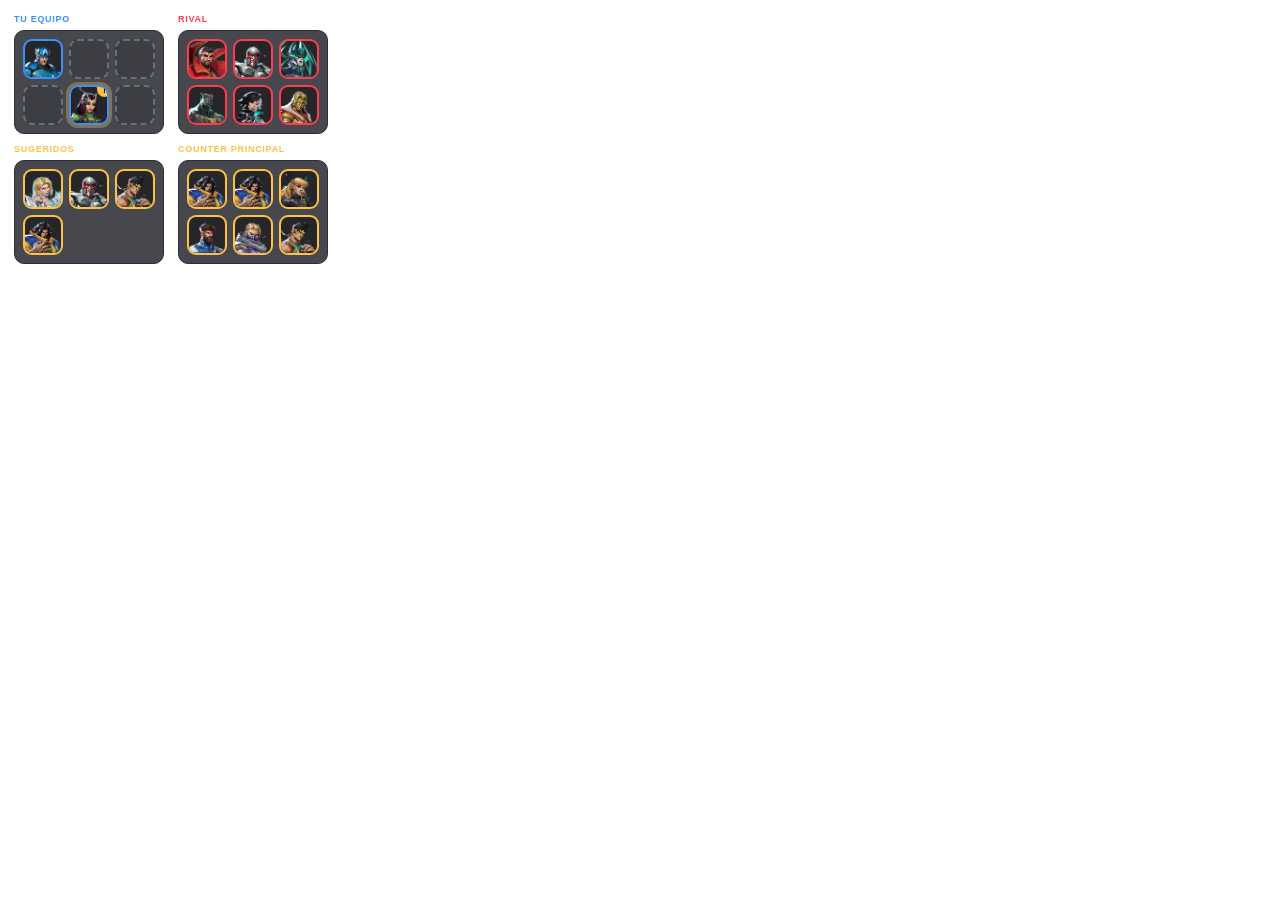
<file: overlay-ally.html>
<!doctype html>
<html lang="es">
<head>
<meta charset="utf-8">
<meta name="viewport" content="width=device-width,initial-scale=1">
<title>MarvelCounters — Overlay de partida</title>
<!--
  Overlay de solo lectura para stream (OBS Browser Source / TikTok LIVE Studio / celular en vivo).
  No tiene UI propia de seleccion -- lee lo que ya calculaste en MarvelCountersPrime.html via
  localStorage (clave "overlayData", ver syncOverlayData() en assets/js/team-state.js) y se
  actualiza solo. 4 grillas: Tu equipo (con aviso dorado si algun rival lo counterea de verdad),
  Sugeridos (mejores picks contra el rival que todavia no tenes en tu equipo), Rival, y Counter
  principal (uno por cada rival, alineado en la misma columna).

  Requisito: esta pagina y MarvelCountersPrime.html tienen que estar serviadas desde el MISMO
  origen (mismo dominio/puerto) para compartir localStorage. Ojo con los Browser Source de
  OBS/TikTok LIVE Studio: corren en un navegador embebido aparte con su propio almacenamiento --
  puede que NO compartan localStorage con tu navegador normal aunque sea la misma URL.
-->
<style>
  :root{
    --panel:#191b22cc; --line:#2c2f3a;
    --gold:#ffc145; --text:#f2f3f6; --muted:#9195a3;
    --ally:#3e8eff; --enemy:#ff3b4e;
  }
  *{box-sizing:border-box;}
  html,body{margin:0;padding:0;background:transparent;}
  body{
    font-family:'Inter',ui-sans-serif,-apple-system,"Segoe UI",Roboto,Helvetica,Arial,sans-serif;
    color:var(--text); -webkit-font-smoothing:antialiased; padding:14px;
  }
  .cols{ display:flex; gap:14px; align-items:flex-start; width:fit-content; }
  .col{ display:flex; flex-direction:column; }
  .grid-title{
    font-size:9px; letter-spacing:.08em; text-transform:uppercase; font-weight:800; margin-bottom:6px;
  }
  .grid-title.ally{ color:var(--ally); }
  .grid-title.enemy-t{ color:var(--enemy); }
  .grid-title.gold-t{ color:var(--gold); }
  .grid3x2{
    display:grid; grid-template-columns:repeat(3,1fr); gap:6px;
    background:var(--panel); border:1px solid var(--line); border-radius:10px; padding:8px;
    backdrop-filter:blur(2px);
  }
  .iconslot{
    position:relative; width:40px; height:40px; border-radius:9px; overflow:hidden;
    border:2px solid var(--ally); background:#0007; flex:none;
  }
  .iconslot.empty{ border-style:dashed; border-color:var(--muted); background:#0004; opacity:.5; }
  .iconslot.enemy{ border-color:var(--enemy); }
  .iconslot.gold{ border-color:var(--gold); }
  .iconslot.warn{ box-shadow:0 0 0 3px rgba(255,193,69,.35); }
  .warn-badge{
    position:absolute; top:-5px; right:-5px; width:15px; height:15px; border-radius:50%;
    background:var(--gold); color:#1a1400; font-size:9px; font-weight:900;
    display:flex; align-items:center; justify-content:center;
  }
  .icon-img{ width:100%; height:100%; object-fit:cover; display:block; }
  .section{ margin-top:10px; }
  .section:first-child{ margin-top:0; }
  .hidden{ display:none !important; }
</style>
</head>
<body>

<div class="cols">
  <div class="col">
    <div class="grid-title ally">Tu equipo</div>
    <div class="grid3x2" id="allyGrid"></div>
    <div class="section" id="suggestedSection">
      <div class="grid-title gold-t">Sugeridos</div>
      <div class="grid3x2" id="suggestedGrid"></div>
    </div>
  </div>
  <div class="col">
    <div class="grid-title enemy-t">Rival</div>
    <div class="grid3x2" id="enemyGrid"></div>
    <div class="section" id="countersSection">
      <div class="grid-title gold-t">Counter principal</div>
      <div class="grid3x2" id="countersGrid"></div>
    </div>
  </div>
</div>

<script src="assets/data/hero-images.js"></script>
<script>
function getHeroImage(name){
  const pre = window.PRELOADED_IMAGES && window.PRELOADED_IMAGES[name];
  if(!pre) return null;
  if(pre.default) return pre.default.img;
  const firstKey = Object.keys(pre)[0];
  return firstKey ? pre[firstKey].img : null;
}

function slotHtml(name, opts){
  opts = opts || {};
  if(!name) return `<div class="iconslot empty"></div>`;
  const img = getHeroImage(name);
  const cls = ["iconslot", opts.cls, opts.warn ? "warn" : ""].filter(Boolean).join(" ");
  const badge = opts.warn ? `<span class="warn-badge">!</span>` : "";
  return `<div class="${cls}" title="${name}">${img ? `<img class="icon-img" src="${img}" alt="${name}">` : ""}${badge}</div>`;
}

function renderOverlay(data){
  const ally = (data && Array.isArray(data.ally)) ? data.ally.slice(0,6) : [];
  const enemy = (data && Array.isArray(data.enemy)) ? data.enemy.slice(0,6) : [];
  const counters = (data && Array.isArray(data.counters)) ? data.counters.slice(0,6) : [];
  const suggested = (data && Array.isArray(data.suggested)) ? data.suggested.slice(0,6) : [];
  while(ally.length<6) ally.push(null);
  while(enemy.length<6) enemy.push(null);

  document.getElementById("allyGrid").innerHTML = ally.map(h =>
    slotHtml(h ? h.n : null, {warn: h && h.warn})
  ).join("");

  document.getElementById("enemyGrid").innerHTML = enemy.map(n =>
    slotHtml(n, {cls:"enemy"})
  ).join("");

  const anyEnemy = enemy.some(Boolean);
  document.getElementById("countersSection").classList.toggle("hidden", !anyEnemy);
  if(anyEnemy){
    document.getElementById("countersGrid").innerHTML = enemy.map((n,i) =>
      n ? slotHtml(counters[i] || null, {cls:"gold"}) : slotHtml(null)
    ).join("");
  }

  document.getElementById("suggestedSection").classList.toggle("hidden", suggested.length===0);
  if(suggested.length){
    document.getElementById("suggestedGrid").innerHTML = suggested.map(n =>
      slotHtml(n, {cls:"gold"})
    ).join("");
  }
}

function loadAndRender(){
  let data = null;
  try{ data = JSON.parse(localStorage.getItem("overlayData") || "null"); }catch(e){ data = null; }
  renderOverlay(data || {});
}

loadAndRender();
window.addEventListener("storage", (e)=>{ if(e.key==="overlayData") loadAndRender(); });
// respaldo por si el evento "storage" no llega (algunas versiones de CEF/OBS) -- barato, solo lee localStorage
setInterval(loadAndRender, 1200);
</script>
</body>
</html>
</file>
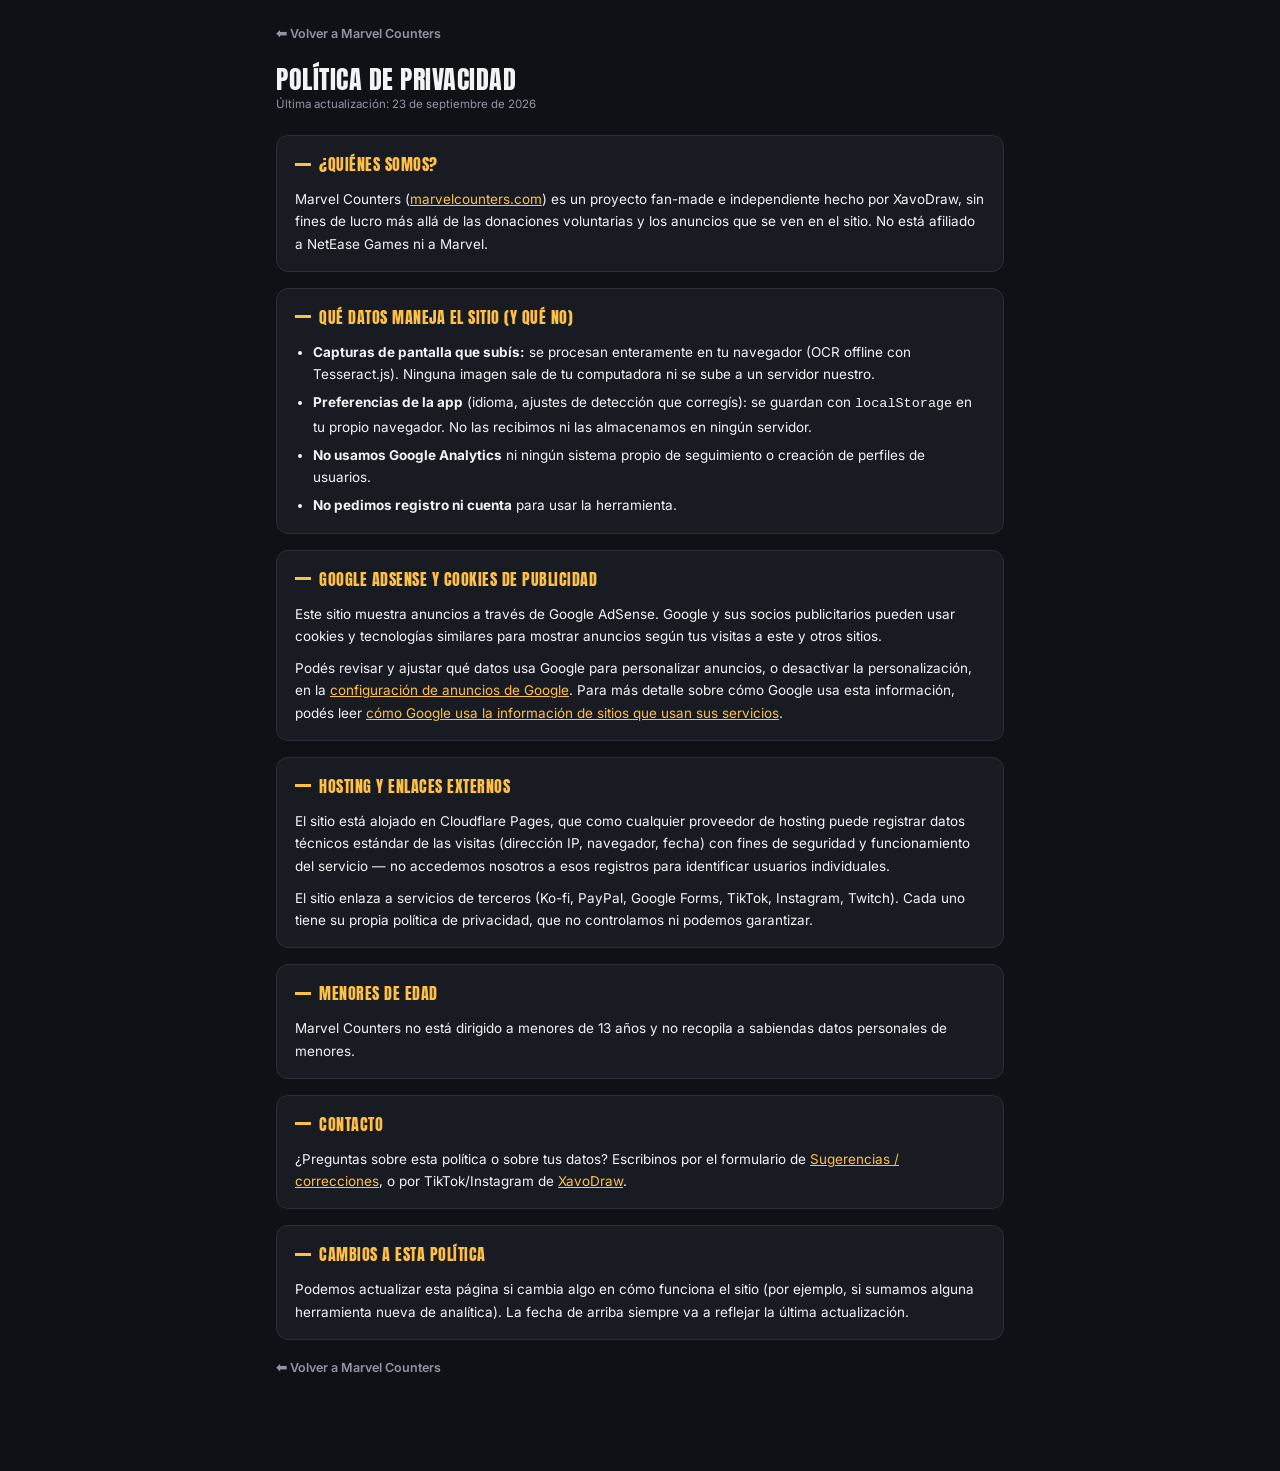
<file: privacidad.html>
<!DOCTYPE html>
<html lang="es">
<head>
<meta charset="UTF-8">
<meta name="viewport" content="width=device-width, initial-scale=1.0">
<title>Política de Privacidad — Marvel Counters</title>
<meta name="description" content="Qué datos maneja Marvel Counters, cómo funcionan las cookies de publicidad de Google AdSense y cómo contactarnos por temas de privacidad.">
<link rel="canonical" href="https://marvelcounters.com/privacidad">
<meta property="og:type" content="website">
<meta property="og:url" content="https://marvelcounters.com/privacidad">
<meta property="og:title" content="Política de Privacidad — Marvel Counters">
<meta property="og:description" content="Qué datos maneja Marvel Counters, cómo funcionan las cookies de publicidad de Google AdSense y cómo contactarnos por temas de privacidad.">
<meta name="robots" content="index,follow">
<link rel="icon" type="image/png" sizes="32x32" href="assets/img/favicon-32x32.png">
<link rel="icon" type="image/png" sizes="16x16" href="assets/img/favicon-16x16.png">
<link rel="apple-touch-icon" sizes="180x180" href="assets/img/apple-touch-icon.png">
<link rel="shortcut icon" href="favicon.ico">
<link rel="preconnect" href="https://fonts.googleapis.com">
<link href="https://fonts.googleapis.com/css2?family=Anton&family=Inter:wght@400;500;600;700;800&family=JetBrains+Mono:wght@500&display=swap" rel="stylesheet">
<link rel="stylesheet" href="assets/css/styles.css">
<style>
  .legal-wrap{max-width:760px;}
  .legal-back{display:inline-flex;align-items:center;gap:6px;color:var(--muted);text-decoration:none;font-size:12.5px;font-weight:600;margin-bottom:18px;}
  .legal-back:hover{color:var(--gold);}
  .legal-updated{color:var(--muted);font-size:11.5px;margin:-6px 0 24px;}
  .legal-box{margin:0 0 16px;padding:16px 18px;border:1px solid var(--line);border-radius:12px;background:var(--panel);}
  .legal-box p{color:var(--text);font-size:13.5px;line-height:1.65;margin:0 0 10px;}
  .legal-box p:last-child{margin-bottom:0;}
  .legal-box ul{margin:0;padding-left:18px;color:var(--text);font-size:13.5px;line-height:1.65;}
  .legal-box li{margin-bottom:6px;}
  .legal-box li:last-child{margin-bottom:0;}
  .legal-box a{color:var(--gold);}
</style>
</head>
<body>
<div class="wrap legal-wrap">

  <a class="legal-back" href="/">⬅ Volver a Marvel Counters</a>
  <h1 style="font-family:'Anton',sans-serif;font-size:26px;margin:0 0 4px;">Política de Privacidad</h1>
  <p class="legal-updated">Última actualización: 23 de septiembre de 2026</p>

  <div class="legal-box">
    <div class="sec-title" style="margin-top:0;">¿Quiénes somos?</div>
    <p>Marvel Counters (<a href="https://marvelcounters.com/">marvelcounters.com</a>) es un proyecto fan-made e independiente hecho por XavoDraw, sin fines de lucro más allá de las donaciones voluntarias y los anuncios que se ven en el sitio. No está afiliado a NetEase Games ni a Marvel.</p>
  </div>

  <div class="legal-box">
    <div class="sec-title" style="margin-top:0;">Qué datos maneja el sitio (y qué no)</div>
    <ul>
      <li><b>Capturas de pantalla que subís:</b> se procesan enteramente en tu navegador (OCR offline con Tesseract.js). Ninguna imagen sale de tu computadora ni se sube a un servidor nuestro.</li>
      <li><b>Preferencias de la app</b> (idioma, ajustes de detección que corregís): se guardan con <code>localStorage</code> en tu propio navegador. No las recibimos ni las almacenamos en ningún servidor.</li>
      <li><b>No usamos Google Analytics</b> ni ningún sistema propio de seguimiento o creación de perfiles de usuarios.</li>
      <li><b>No pedimos registro ni cuenta</b> para usar la herramienta.</li>
    </ul>
  </div>

  <div class="legal-box">
    <div class="sec-title" style="margin-top:0;">Google AdSense y cookies de publicidad</div>
    <p>Este sitio muestra anuncios a través de Google AdSense. Google y sus socios publicitarios pueden usar cookies y tecnologías similares para mostrar anuncios según tus visitas a este y otros sitios.</p>
    <p>Podés revisar y ajustar qué datos usa Google para personalizar anuncios, o desactivar la personalización, en la <a href="https://adssettings.google.com/" target="_blank" rel="noopener">configuración de anuncios de Google</a>. Para más detalle sobre cómo Google usa esta información, podés leer <a href="https://policies.google.com/technologies/partner-sites" target="_blank" rel="noopener">cómo Google usa la información de sitios que usan sus servicios</a>.</p>
  </div>

  <div class="legal-box">
    <div class="sec-title" style="margin-top:0;">Hosting y enlaces externos</div>
    <p>El sitio está alojado en Cloudflare Pages, que como cualquier proveedor de hosting puede registrar datos técnicos estándar de las visitas (dirección IP, navegador, fecha) con fines de seguridad y funcionamiento del servicio — no accedemos nosotros a esos registros para identificar usuarios individuales.</p>
    <p>El sitio enlaza a servicios de terceros (Ko-fi, PayPal, Google Forms, TikTok, Instagram, Twitch). Cada uno tiene su propia política de privacidad, que no controlamos ni podemos garantizar.</p>
  </div>

  <div class="legal-box">
    <div class="sec-title" style="margin-top:0;">Menores de edad</div>
    <p>Marvel Counters no está dirigido a menores de 13 años y no recopila a sabiendas datos personales de menores.</p>
  </div>

  <div class="legal-box">
    <div class="sec-title" style="margin-top:0;">Contacto</div>
    <p>¿Preguntas sobre esta política o sobre tus datos? Escribinos por el formulario de <a href="https://forms.gle/JciAp9p19B3aYrXJ6" target="_blank" rel="noopener">Sugerencias / correcciones</a>, o por TikTok/Instagram de <a href="https://www.tiktok.com/@xavovideo" target="_blank" rel="noopener">XavoDraw</a>.</p>
  </div>

  <div class="legal-box">
    <div class="sec-title" style="margin-top:0;">Cambios a esta política</div>
    <p>Podemos actualizar esta página si cambia algo en cómo funciona el sitio (por ejemplo, si sumamos alguna herramienta nueva de analítica). La fecha de arriba siempre va a reflejar la última actualización.</p>
  </div>

  <a class="legal-back" href="/">⬅ Volver a Marvel Counters</a>
</div>
</body>
</html>
</file>
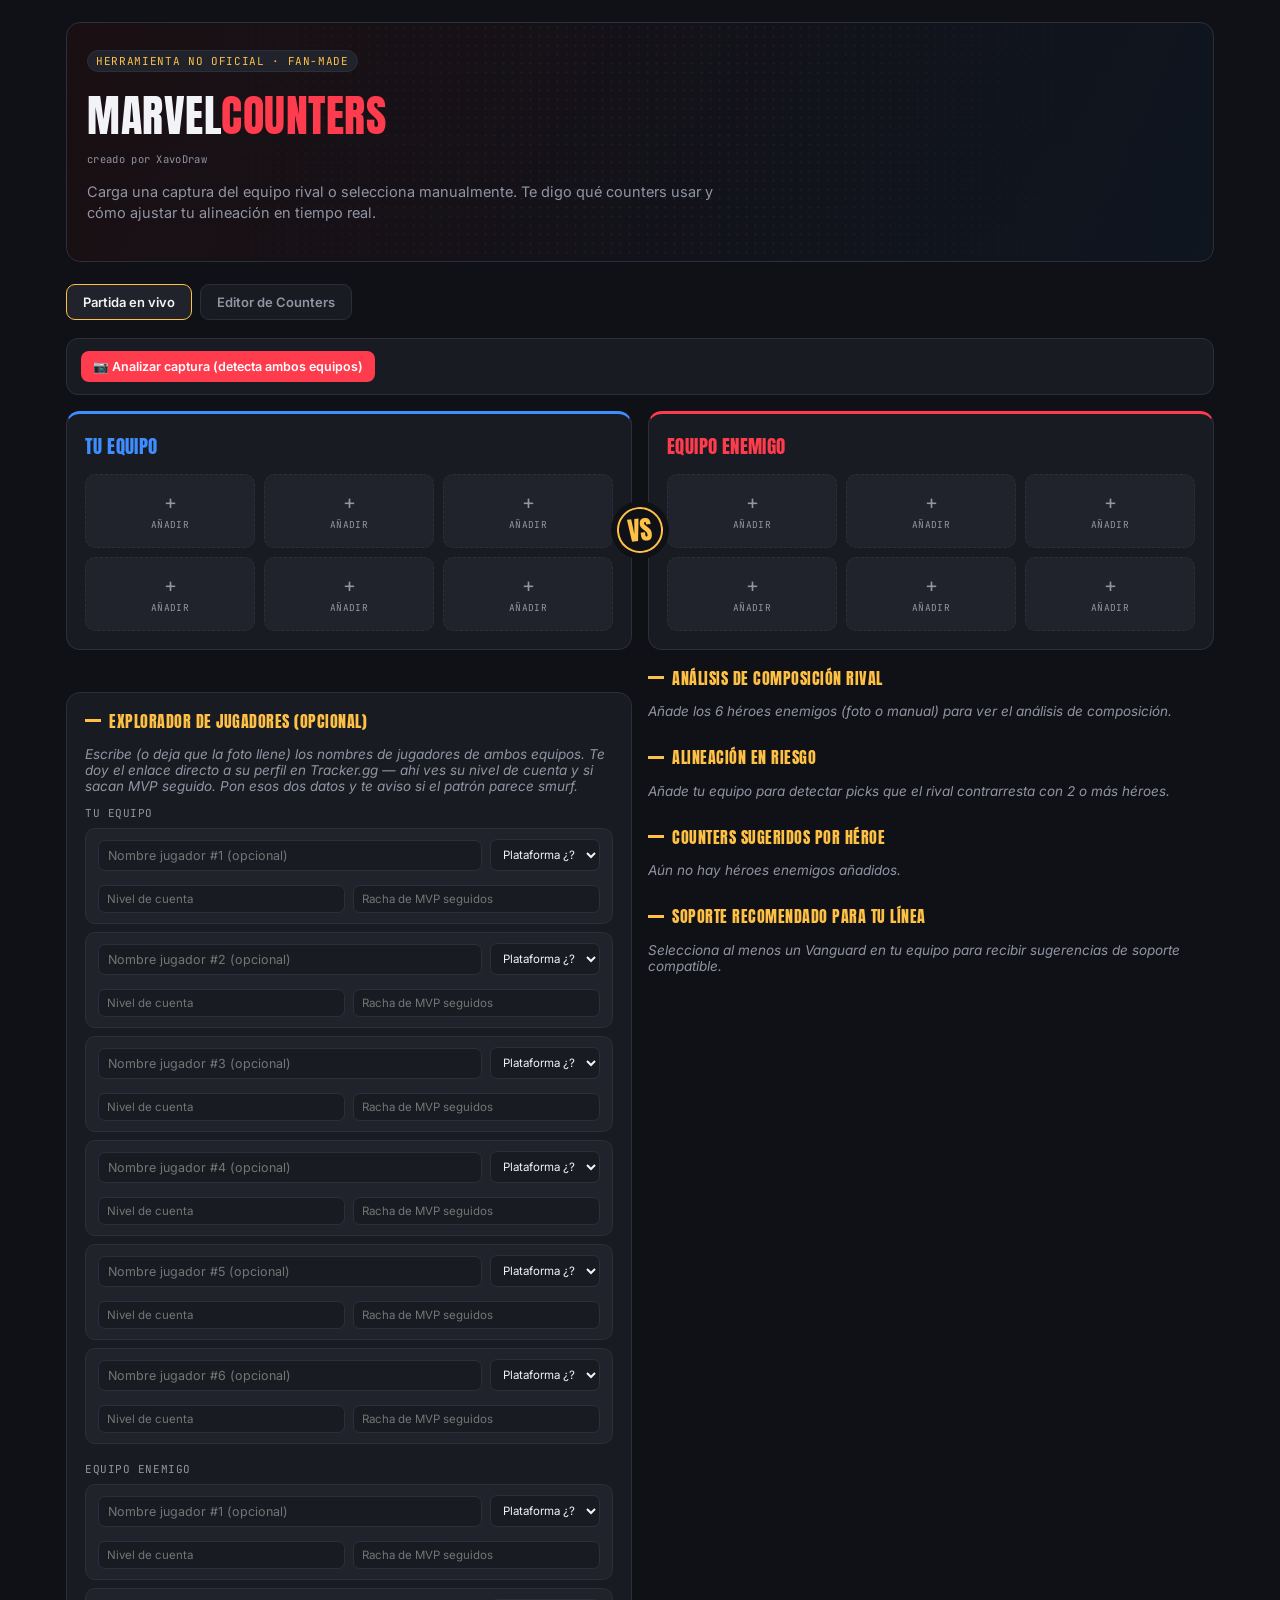
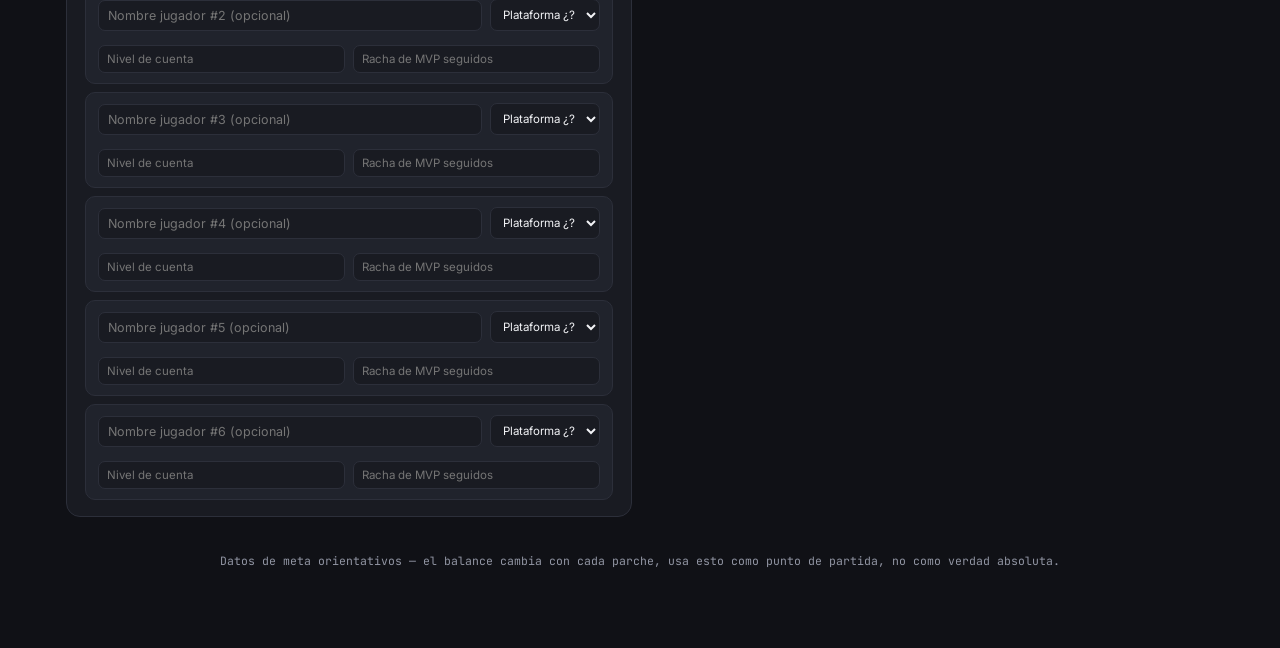
<file: versiones-anteriores/counter-ops.html>
<!DOCTYPE html>
<html lang="es">
<head>
<meta charset="UTF-8">
<meta name="viewport" content="width=device-width, initial-scale=1.0">
<title>Marvel Counters</title>
<link rel="preconnect" href="https://fonts.googleapis.com">
<link href="https://fonts.googleapis.com/css2?family=Anton&family=Inter:wght@400;500;600;700;800&family=JetBrains+Mono:wght@500&display=swap" rel="stylesheet">
<style>
  :root{
    --bg:#101116;
    --panel:#191b22;
    --panel-alt:#20232c;
    --line:#2c2f3a;
    --enemy:#ff3b4e;
    --enemy-dim:#5c2530;
    --ally:#3e8eff;
    --ally-dim:#1f3a63;
    --gold:#ffc145;
    --text:#f2f3f6;
    --muted:#9195a3;
    --vg:#ff8a3d;
    --du:#ff3b4e;
    --st:#3ecf8e;
  }
  *{box-sizing:border-box;}
  body{margin:0;background:var(--bg);color:var(--text);font-family:'Inter',sans-serif;-webkit-font-smoothing:antialiased;}
  .halftone{
    background-image:radial-gradient(circle, rgba(255,255,255,0.14) 1px, transparent 1.4px);
    background-size:7px 7px;
  }
  .wrap{max-width:1180px;margin:0 auto;padding:22px 16px 80px;}
  header{position:relative;padding:26px 20px 22px;margin-bottom:22px;border-radius:14px;overflow:hidden;
    background:linear-gradient(120deg,#1a0f12 0%,#12131a 55%,#0f1620 100%);border:1px solid var(--line);}
  header .halftone-strip{position:absolute;inset:0;opacity:.5;background-image:
    radial-gradient(circle, rgba(255,59,78,0.18) 1px, transparent 1.4px);
    background-size:9px 9px;-webkit-mask-image:linear-gradient(90deg,transparent,black 40%,black 60%,transparent);}
  h1{font-family:'Anton',sans-serif;font-weight:400;letter-spacing:.5px;font-size:clamp(28px,5vw,44px);margin:0 0 4px;
    text-transform:uppercase;position:relative;z-index:1;}
  h1 span{color:var(--enemy);}
  .sub{color:var(--muted);font-size:14.5px;position:relative;z-index:1;max-width:640px;line-height:1.5;}
  .badge{display:inline-block;font-family:'JetBrains Mono',monospace;font-size:11px;letter-spacing:.06em;
    background:var(--panel-alt);border:1px solid var(--line);color:var(--gold);padding:3px 8px;border-radius:20px;margin-bottom:10px;position:relative;z-index:1;}

  .teams{display:grid;grid-template-columns:1fr 1fr;gap:16px;position:relative;}
  @media(max-width:760px){.teams{grid-template-columns:1fr;}}
  .vs-divider{display:none;}
  @media(min-width:761px){
    .vs-divider{display:flex;align-items:center;justify-content:center;position:absolute;left:50%;top:0;bottom:0;
      transform:translateX(-50%);width:56px;z-index:2;pointer-events:none;}
    .vs-divider span{font-family:'Anton',sans-serif;font-size:26px;color:var(--gold);background:var(--bg);
      border:2px solid var(--gold);width:46px;height:46px;border-radius:50%;display:flex;align-items:center;justify-content:center;
      transform:rotate(-6deg);box-shadow:0 0 0 6px var(--bg);}
  }

  .panel{background:var(--panel);border:1px solid var(--line);border-radius:14px;padding:18px;position:relative;}
  .panel.enemy{border-top:3px solid var(--enemy);}
  .panel.ally{border-top:3px solid var(--ally);}
  .panel-head{display:flex;align-items:center;justify-content:space-between;margin-bottom:14px;flex-wrap:wrap;gap:8px;}
  .panel-title{font-family:'Anton',sans-serif;font-size:19px;letter-spacing:.4px;text-transform:uppercase;}
  .panel.enemy .panel-title{color:var(--enemy);}
  .panel.ally .panel-title{color:var(--ally);}

  .upload-btn{font-family:'Inter',sans-serif;font-weight:600;font-size:12.5px;background:var(--enemy);color:#fff;
    border:none;padding:8px 12px;border-radius:8px;cursor:pointer;display:flex;align-items:center;gap:6px;}
  .upload-btn:hover{filter:brightness(1.1);}
  .upload-btn:disabled{opacity:.5;cursor:wait;}
  .status-line{font-family:'JetBrains Mono',monospace;font-size:11.5px;color:var(--gold);margin:-4px 0 10px;min-height:14px;}

  .slots{display:grid;grid-template-columns:repeat(3,1fr);gap:9px;}
  @media(max-width:420px){.slots{grid-template-columns:repeat(2,1fr);}}
  .slot{background:var(--panel-alt);border:1.5px dashed var(--line);border-radius:10px;padding:10px 8px;text-align:center;
    cursor:pointer;min-height:74px;display:flex;flex-direction:column;align-items:center;justify-content:center;gap:4px;transition:.15s;}
  .slot:hover{border-color:var(--gold);}
  .slot.filled{border-style:solid;}
  .panel.enemy .slot.filled{border-color:var(--enemy);background:#241318;}
  .panel.ally .slot.filled{border-color:var(--ally);background:#131c29;}
  .slot .name{font-weight:700;font-size:12.5px;line-height:1.2;}
  .slot .role{font-family:'JetBrains Mono',monospace;font-size:9.5px;color:var(--muted);text-transform:uppercase;letter-spacing:.05em;}
  .slot .plus{font-size:20px;color:var(--muted);}
  .slot.auto::after{content:'auto · toca para corregir';font-size:8.5px;color:var(--gold);font-family:'JetBrains Mono',monospace;}

  .roletag{display:inline-block;font-size:9px;padding:1px 6px;border-radius:5px;font-family:'JetBrains Mono',monospace;letter-spacing:.04em;}
  .roletag.Vanguard{background:rgba(255,138,61,.15);color:var(--vg);}
  .roletag.Duelist{background:rgba(255,59,78,.15);color:var(--du);}
  .roletag.Strategist{background:rgba(62,207,142,.15);color:var(--st);}

  /* modal */
  .modal-bg{position:fixed;inset:0;background:rgba(8,9,12,.75);backdrop-filter:blur(2px);display:none;align-items:flex-end;justify-content:center;z-index:50;}
  .modal-bg.open{display:flex;}
  @media(min-width:640px){.modal-bg{align-items:center;}}
  .modal{background:var(--panel);border:1px solid var(--line);border-radius:16px 16px 0 0;width:100%;max-width:480px;max-height:78vh;
    display:flex;flex-direction:column;padding:16px;}
  @media(min-width:640px){.modal{border-radius:16px;}}
  .modal input{width:100%;background:var(--panel-alt);border:1px solid var(--line);color:var(--text);padding:10px 12px;
    border-radius:9px;font-size:14px;margin-bottom:10px;font-family:'Inter',sans-serif;}
  .modal input:focus{outline:none;border-color:var(--gold);}
  .modal-list{overflow-y:auto;flex:1;display:flex;flex-direction:column;gap:4px;}
  .modal-item{display:flex;align-items:center;justify-content:space-between;padding:9px 10px;border-radius:8px;cursor:pointer;}
  .modal-item:hover{background:var(--panel-alt);}
  .modal-item .n{font-weight:600;font-size:13.5px;}
  .modal-close{align-self:flex-end;background:none;border:none;color:var(--muted);font-size:13px;cursor:pointer;margin-bottom:6px;}

  section.analysis{margin-top:26px;}
  .sec-title{font-family:'Anton',sans-serif;font-size:16px;letter-spacing:.5px;text-transform:uppercase;color:var(--gold);
    margin:26px 0 12px;display:flex;align-items:center;gap:8px;}
  .sec-title::before{content:'';width:16px;height:3px;background:var(--gold);display:inline-block;}

  .comp-banner{background:var(--panel);border:1px solid var(--line);border-left:4px solid var(--gold);border-radius:10px;
    padding:14px 16px;font-size:14px;line-height:1.55;}
  .comp-banner b{color:var(--gold);}
  .empty-hint{color:var(--muted);font-size:13.5px;font-style:italic;}

  .counter-card{background:var(--panel);border:1px solid var(--line);border-radius:12px;padding:13px 15px;margin-bottom:10px;}
  .counter-card .enemy-name{font-weight:800;color:var(--enemy);font-size:14.5px;}
  .counter-card .role-mini{font-size:10px;color:var(--muted);margin-left:6px;}
  .counter-list{display:flex;flex-wrap:wrap;gap:7px;margin-top:8px;}
  .pill{background:var(--panel-alt);border:1px solid var(--line);border-radius:20px;padding:5px 11px;font-size:12px;display:flex;align-items:center;gap:6px;}
  .pill.have{border-color:var(--ally);background:rgba(62,142,255,.12);}
  .pill .why{color:var(--muted);font-size:10.5px;}
  .pill .check{color:var(--ally);font-weight:800;}

  .healer-grid{display:grid;grid-template-columns:1fr 1fr;gap:10px;}
  @media(max-width:600px){.healer-grid{grid-template-columns:1fr;}}
  .healer-card{background:var(--panel);border:1px solid var(--line);border-radius:12px;padding:13px 15px;}
  .healer-card .h-name{font-weight:800;color:var(--st);font-size:13.5px;}
  .healer-card .h-reason{font-size:12.5px;color:var(--muted);margin-top:5px;line-height:1.45;}

  footer{margin-top:36px;text-align:center;color:var(--muted);font-size:11.5px;font-family:'JetBrains Mono',monospace;}
  .credit{color:var(--muted);font-size:10.5px;font-family:'JetBrains Mono',monospace;position:relative;z-index:1;margin:2px 0 8px;letter-spacing:.03em;}
  .split-row{display:grid;grid-template-columns:1fr 1fr;gap:16px;align-items:start;margin-top:16px;}
  @media(max-width:900px){.split-row{grid-template-columns:1fr;}}
  .split-row > section{margin-top:0;}
  .split-row .sec-title:first-child{margin-top:0;}

  /* risk-flagged ally slot */
  .slot.risk{border:2px solid var(--enemy)!important;background:#2a1116!important;box-shadow:0 0 0 3px rgba(255,59,78,.15);}
  .slot.risk .name::after{content:' ⚠';color:var(--enemy);}
  .risk-card{background:var(--panel);border:1px solid var(--enemy);border-left:4px solid var(--enemy);border-radius:12px;padding:13px 15px;margin-bottom:10px;}
  .risk-card .r-name{font-weight:800;color:var(--enemy);font-size:14.5px;}
  .risk-card .r-body{font-size:13px;color:var(--muted);margin-top:6px;line-height:1.5;}
  .risk-card .r-body b{color:var(--text);}

  /* scouting */
  section.scouting{margin-top:26px;background:var(--panel);border:1px solid var(--line);border-radius:14px;padding:16px 18px;}
  .scout-group{margin-bottom:18px;}
  .scout-group:last-child{margin-bottom:0;}
  .scout-group-title{font-family:'JetBrains Mono',monospace;font-size:11px;letter-spacing:.05em;text-transform:uppercase;
    color:var(--muted);margin-bottom:8px;}
  .scout-rows{display:flex;flex-direction:column;gap:8px;}
  .scout-row{background:var(--panel-alt);border:1px solid var(--line);border-radius:10px;padding:10px 12px;
    display:flex;flex-direction:column;gap:7px;}
  .scout-row .top-line{display:flex;gap:8px;flex-wrap:wrap;align-items:center;}
  .scout-row .top-line input[type=text]{flex:1;min-width:120px;background:var(--panel);border:1px solid var(--line);
    color:var(--text);padding:7px 9px;border-radius:7px;font-size:12.5px;font-family:'Inter',sans-serif;}
  .platform-select{background:var(--panel);border:1px solid var(--line);color:var(--text);padding:7px 8px;
    border-radius:7px;font-size:11.5px;font-family:'Inter',sans-serif;cursor:pointer;}
  .scout-links a{color:var(--gold);text-decoration:none;font-family:'JetBrains Mono',monospace;font-size:10.5px;margin-right:12px;}
  .scout-links a:hover{text-decoration:underline;}
  .scout-check{display:flex;gap:8px;}
  .scout-check input{width:100%;background:var(--panel);border:1px solid var(--line);color:var(--text);
    padding:6px 8px;border-radius:7px;font-size:11.5px;font-family:'Inter',sans-serif;}
  .scout-result{font-size:12px;line-height:1.5;display:none;}
  .scout-result.show{display:block;}
  .scout-result.smurf{color:var(--enemy);font-weight:600;}
  .smurf-box{margin-top:2px;padding:8px 10px;border:1px solid var(--enemy);border-radius:8px;background:rgba(255,59,78,.1);}
  .smurf-box .title{color:var(--enemy);font-weight:800;font-size:12.5px;}
  .smurf-box .detail{font-size:11.5px;color:var(--muted);margin-top:4px;line-height:1.5;}
  .smurf-box .report-steps{font-size:11px;color:var(--text);margin-top:6px;line-height:1.5;}

  .tabbar{display:flex;gap:8px;margin-bottom:18px;}
  .tab-btn{background:var(--panel);border:1px solid var(--line);color:var(--muted);padding:9px 16px;border-radius:9px;
    font-weight:600;font-size:13px;cursor:pointer;font-family:'Inter',sans-serif;}
  .tab-btn.active{color:var(--text);border-color:var(--gold);background:var(--panel-alt);}

  .scan-bar{display:flex;align-items:center;gap:14px;flex-wrap:wrap;margin-bottom:16px;
    background:var(--panel);border:1px solid var(--line);border-radius:12px;padding:12px 14px;}
  .scan-bar .status-line{margin:0;flex:1;min-width:180px;}

  #editorHeroSearch{width:100%;background:var(--panel-alt);border:1px solid var(--line);color:var(--text);
    padding:10px 12px;border-radius:9px;font-size:14px;font-family:'Inter',sans-serif;}
  #editorHeroSearch:focus{outline:none;border-color:var(--gold);}
  .mini-btn{background:none;border:1px solid var(--line);color:var(--muted);font-size:10px;padding:2px 7px;
    border-radius:12px;margin-left:6px;cursor:pointer;font-family:'Inter',sans-serif;}
  .mini-btn:hover{border-color:var(--gold);color:var(--gold);}
  .editor-add-row{display:flex;gap:8px;margin-top:12px;flex-wrap:wrap;}
  .editor-add-row input{flex:1;min-width:140px;background:var(--panel-alt);border:1px solid var(--line);color:var(--text);
    padding:8px 10px;border-radius:8px;font-size:12.5px;font-family:'Inter',sans-serif;}
  .editor-add-row button{background:var(--ally);color:#fff;border:none;padding:8px 14px;border-radius:8px;
    font-weight:600;font-size:12.5px;cursor:pointer;white-space:nowrap;}
  .autocomplete-wrap{position:relative;flex:1;min-width:140px;}
  .autocomplete-wrap input{width:100%;}
  .suggest-list{display:none;position:absolute;top:calc(100% + 4px);left:0;right:0;z-index:20;
    background:var(--panel);border:1px solid var(--line);border-radius:8px;max-height:180px;overflow-y:auto;
    box-shadow:0 8px 20px rgba(0,0,0,.4);}
  .suggest-list.show{display:block;}
  .suggest-item{display:flex;align-items:center;justify-content:space-between;padding:8px 10px;font-size:12.5px;
    cursor:pointer;}
  .suggest-item:hover{background:var(--panel-alt);}
  .pill.hidden-pill{opacity:.4;text-decoration:line-through;}

  .editor-image-row{display:flex;align-items:center;gap:14px;margin-bottom:12px;}
  .editor-image-preview{width:64px;height:64px;border-radius:10px;background:var(--panel-alt);border:1px solid var(--line);
    display:flex;align-items:center;justify-content:center;overflow:hidden;flex-shrink:0;}
  .editor-image-preview img{width:100%;height:100%;object-fit:cover;}
  .editor-image-preview .no-img{font-size:9px;color:var(--muted);text-align:center;padding:4px;}
  .editor-image-actions{display:flex;flex-direction:column;gap:6px;}
  .upload-mini{display:inline-block;cursor:pointer;}
</style>
</head>
<body>
<div class="wrap">

  <header>
    <div class="halftone-strip"></div>
    <span class="badge">HERRAMIENTA NO OFICIAL · FAN-MADE</span>
    <h1>MARVEL<span>COUNTERS</span></h1>
    <p class="credit">creado por XavoDraw</p>
    <p class="sub">Carga una captura del equipo rival o selecciona manualmente. Te digo qué counters usar y cómo ajustar tu alineación en tiempo real.</p>
  </header>

  <div class="tabbar">
    <button class="tab-btn active" id="tabMain">Partida en vivo</button>
    <button class="tab-btn" id="tabEditor">Editor de Counters</button>
  </div>

  <div id="mainView">

  <div class="scan-bar">
    <button class="upload-btn" id="uploadBtn">📷 Analizar captura (detecta ambos equipos)</button>
    <input type="file" id="fileInput" accept="image/*" style="display:none">
    <span class="status-line" id="statusLine"></span>
  </div>

  <div class="teams">
    <div class="vs-divider"><span>VS</span></div>

    <div class="panel ally">
      <div class="panel-head">
        <div class="panel-title">Tu Equipo</div>
      </div>
      <div class="slots" id="allySlots"></div>
    </div>

    <div class="panel enemy">
      <div class="panel-head">
        <div class="panel-title">Equipo Enemigo</div>
      </div>
      <div class="slots" id="enemySlots"></div>
    </div>
  </div>

  <div class="split-row">
    <section class="scouting">
      <div class="sec-title">Explorador de jugadores (opcional)</div>
      <p class="empty-hint" style="margin-bottom:12px;">Escribe (o deja que la foto llene) los nombres de jugadores de ambos equipos. Te doy el enlace directo a su perfil en Tracker.gg — ahí ves su nivel de cuenta y si sacan MVP seguido. Pon esos dos datos y te aviso si el patrón parece smurf.</p>

      <div class="scout-group">
        <div class="scout-group-title">Tu equipo</div>
        <div id="scoutRowsAlly" class="scout-rows"></div>
      </div>

      <div class="scout-group">
        <div class="scout-group-title">Equipo enemigo</div>
        <div id="scoutRowsEnemy" class="scout-rows"></div>
      </div>
    </section>

    <section class="analysis" id="analysis"></section>
  </div>

  </div>

  <div id="editorView" style="display:none;">
    <div class="sec-title">Editor de Counters</div>
    <p class="empty-hint" style="margin-bottom:12px;">Elige un héroe enemigo y ajusta según tu experiencia qué lo contrarresta. Puedes ocultar sugerencias con las que no estés de acuerdo y añadir las tuyas. Se guardan en tu navegador y persisten la próxima vez que abras esta página.</p>
    <input type="text" id="editorHeroSearch" placeholder="Buscar héroe a editar...">
    <div id="editorHeroList" class="modal-list" style="max-height:180px;overflow-y:auto;margin:10px 0 16px;"></div>
    <div id="editorDetail"></div>
  </div>

  <footer>Datos de meta orientativos — el balance cambia con cada parche, usa esto como punto de partida, no como verdad absoluta.</footer>
</div>

<div class="modal-bg" id="modalBg">
  <div class="modal">
    <button class="modal-close" id="modalClose">cerrar ✕</button>
    <input type="text" id="modalSearch" placeholder="Buscar héroe...">
    <div class="modal-list" id="modalList"></div>
  </div>
</div>

<script>
/* ---------------- HERO DATA ---------------- */
const HEROES = [
  // Vanguards
  {n:"Doctor Strange",r:"Vanguard",t:["shield","melee_caster","anti_dive"]},
  {n:"Magneto",r:"Vanguard",t:["shield","zone","poke_resist"]},
  {n:"Groot",r:"Vanguard",t:["shield","zone","wall"]},
  {n:"Venom",r:"Vanguard",t:["dive","mobility","brawl"]},
  {n:"Thor",r:"Vanguard",t:["brawl","melee","dive_lite"]},
  {n:"Hulk",r:"Vanguard",t:["brawl","melee","cc"]},
  {n:"Peni Parker",r:"Vanguard",t:["zone","turret","area_denial"]},
  {n:"Captain America",r:"Vanguard",t:["brawl","anti_dive","peel"]},
  {n:"The Thing",r:"Vanguard",t:["brawl","melee","anti_dive"]},
  {n:"Emma Frost",r:"Vanguard",t:["shield","brawl","cc"]},
  {n:"Angela",r:"Vanguard",t:["dive","aerial","mobility"]},
  {n:"Rogue",r:"Vanguard",t:["dive","aerial","mobility"]},
  {n:"Devil Dinosaur",r:"Vanguard",t:["brawl","melee","anti_dive"]},
  // Duelists
  {n:"Iron Man",r:"Duelist",t:["ranged","aerial","burst"]},
  {n:"Spider-Man",r:"Duelist",t:["dive","mobility","melee"]},
  {n:"Star-Lord",r:"Duelist",t:["aerial","mobility","dive"]},
  {n:"Scarlet Witch",r:"Duelist",t:["burst","area_denial","cc"]},
  {n:"Hela",r:"Duelist",t:["ranged","burst","anti_heal"]},
  {n:"Hawkeye",r:"Duelist",t:["sniper","long_range","poke"]},
  {n:"Black Panther",r:"Duelist",t:["dive","mobility","melee"]},
  {n:"Black Widow",r:"Duelist",t:["sniper","long_range","poke"]},
  {n:"Punisher",r:"Duelist",t:["ranged","sustained","shield_breaker"]},
  {n:"Winter Soldier",r:"Duelist",t:["mobility","burst","hook"]},
  {n:"Storm",r:"Duelist",t:["aerial","area_denial","poke"]},
  {n:"Namor",r:"Duelist",t:["zone","shield_breaker","ranged"]},
  {n:"Human Torch",r:"Duelist",t:["aerial","mobility","burst"]},
  {n:"Squirrel Girl",r:"Duelist",t:["melee","annoy","mobility"]},
  {n:"Iron Fist",r:"Duelist",t:["dive","melee","mobility"]},
  {n:"Moon Knight",r:"Duelist",t:["burst","true_damage","cc"]},
  {n:"Psylocke",r:"Duelist",t:["dive","mobility","stealth_counter"]},
  {n:"Wolverine",r:"Duelist",t:["dive","melee","sustain"]},
  {n:"Magik",r:"Duelist",t:["dive","melee","mobility"]},
  {n:"Mister Fantastic",r:"Duelist",t:["poke","mobility","area_denial"]},
  {n:"Blade",r:"Duelist",t:["dive","melee","anti_heal"]},
  {n:"Deadpool",r:"Duelist",t:["brawl","melee","sustain"]},
  {n:"Cyclops",r:"Duelist",t:["ranged","burst","poke"]},
  {n:"Daredevil",r:"Duelist",t:["dive","melee","mobility"]},
  {n:"Elsa Bloodstone",r:"Duelist",t:["ranged","sustained","poke"]},
  {n:"Black Cat",r:"Duelist",t:["dive","melee","mobility"]},
  {n:"Phoenix",r:"Duelist",t:["ranged","aerial","mobility"]},
  // Strategists
  {n:"Luna Snow",r:"Strategist",t:["burst_heal","static","aoe"]},
  {n:"Mantis",r:"Strategist",t:["sustain_heal","cc","mobile"]},
  {n:"Adam Warlock",r:"Strategist",t:["revive","static","burst_heal"]},
  {n:"Cloak & Dagger",r:"Strategist",t:["mobile","dash","dual"]},
  {n:"Rocket Raccoon",r:"Strategist",t:["static","turret","backline"]},
  {n:"Jeff the Land Shark",r:"Strategist",t:["mobile","poke_heal","escape"]},
  {n:"Loki",r:"Strategist",t:["deception","ult_steal","clone"]},
  {n:"Invisible Woman",r:"Strategist",t:["shield","static","aoe"]},
  {n:"Gambit",r:"Strategist",t:["burst_heal","utility","area_denial"]},
  {n:"Jubilee",r:"Strategist",t:["burst_heal","mobile","aoe"]},
  {n:"Ultron",r:"Strategist",t:["turret","aerial","backline"]},
  {n:"White Fox",r:"Strategist",t:["brawl_heal","melee","mobile"]},
];
const byName = Object.fromEntries(HEROES.map(h=>[h.n,h]));

/* ---------------- CURATED COUNTERS ---------------- */
const COUNTERS = {
  "Doctor Strange":[{c:"Thor",w:"Cierra distancia cuerpo a cuerpo y burstea antes de que pueda sostener el escudo."},{c:"Punisher",w:"DPS sostenido que desgasta el escudo sin exponerse."},{c:"Magik",w:"Portal que lo flanquea por un ángulo sin escudo y burstea desde ahí."},{c:"Black Panther",w:"Dash que cierra distancia y burst melee que lo castiga una vez flanqueado."},{c:"Hulk",w:"Salto que le disputa el espacio directamente y CC que lo saca de posición pese al escudo."},{c:"Venom",w:"Dive que lo obliga a reposicionarse o gastar el portal, dándole espacio a tu equipo."},{c:"Groot",w:"Muros que le cortan ángulos de escudo/portal y frontline propio para pelear el espacio."},{c:"The Thing",w:"Presión melee sostenida que desgasta el escudo y anti-dive que le quita opciones de reposicionarse."},{c:"Luna Snow",w:"Sostiene a tu frontline contra su daño para que aguanten más que su escudo y ultimate."},{c:"Loki",w:"Puede robar su ultimate o usar clones/decepción para gastar el Eye of Agamotto sin riesgo."}],
  "Magneto":[{c:"Namor",w:"Rompe escudos y castiga el posicionamiento estático."},{c:"Wolverine",w:"Burst melee que ignora mitigación a distancia."},{c:"Punisher",w:"Presión constante que agota su escudo."}],
  "Groot":[{c:"Storm",w:"Vuela sobre los muros y evita el bloqueo de línea de visión."},{c:"Iron Man",w:"Posición aérea elude las paredes de Groot."},{c:"Human Torch",w:"Movilidad aérea rodea las zonas negadas."}],
  "Venom":[{c:"Captain America",w:"Vanguard anti-dive diseñado para interceptar buzos."},{c:"Cloak & Dagger",w:"Escape rápido para salvar al healer que Venom busca matar."},{c:"Iron Man",w:"Burst a distancia antes de que Venom cierre distancia."}],
  "Thor":[{c:"Scarlet Witch",w:"CC y daño de área que castiga su acercamiento melee."},{c:"Hawkeye",w:"Poke a distancia antes de que pueda entrar en rango."},{c:"Namor",w:"Zonifica y desgasta antes del engage."}],
  "Hulk":[{c:"Moon Knight",w:"Daño verdadero que ignora parte de su durabilidad."},{c:"Scarlet Witch",w:"Control de área que interrumpe sus saltos."},{c:"Black Widow",w:"Poke sostenido que lo desgasta sin exponerse al salto."}],
  "Peni Parker":[{c:"Spider-Man",w:"Movilidad para esquivar minas y llegar directo a ella."},{c:"Iron Fist",w:"Dive rápido que evita el campo de minas."},{c:"Human Torch",w:"Ruta aérea que ignora el terreno minado."}],
  "Captain America":[{c:"Hawkeye",w:"Kite a distancia, evita el enfrentamiento cuerpo a cuerpo."},{c:"Black Widow",w:"Poke sostenido que castiga su falta de alcance."},{c:"Punisher",w:"Daño a distancia constante fuera de su rango de peleo."}],
  "The Thing":[{c:"Hawkeye",w:"Kite y poke, evita el intercambio melee."},{c:"Storm",w:"Presión aérea fuera de su alcance."},{c:"Punisher",w:"Sostenido a distancia sin exponerse."}],
  "Emma Frost":[{c:"Moon Knight",w:"Daño verdadero que reduce el valor de su forma diamante."},{c:"Psylocke",w:"Burst melee rápido antes de que reaccione."},{c:"Namor",w:"Desgaste a distancia constante."}],
  "Iron Man":[{c:"Storm",w:"Superioridad aérea, puede perseguirlo en el aire."},{c:"Hawkeye",w:"Precisión a distancia que castiga su poca vida."},{c:"Winter Soldier",w:"Gancho de movilidad para alcanzarlo pese al vuelo."}],
  "Squirrel Girl":[{c:"Iron Man",w:"Burst aéreo que la elimina antes de que moleste."},{c:"Hela",w:"Daño a distancia que castiga su baja vida."},{c:"Black Widow",w:"Precisión que la elimina rápido."}],
  "Hawkeye":[{c:"Spider-Man",w:"Dive rápido que cierra distancia antes de que pueda apuntar."},{c:"Black Panther",w:"Movilidad para llegar al francotirador."},{c:"Psylocke",w:"Cierra distancia y lo elimina en su propio rango."}],
  "Black Widow":[{c:"Spider-Man",w:"Movilidad para presionarla de cerca."},{c:"Iron Fist",w:"Dive rápido antes de que consiga ángulo."},{c:"Magik",w:"Portal de movilidad para flanquearla."}],
  "Luna Snow":[{c:"Spider-Man",w:"Dive directo al soporte antes de que reaccione."},{c:"Black Panther",w:"Movilidad para aislarla del equipo."},{c:"Iron Fist",w:"Presión melee rápida sobre el healer."}],
  "Mantis":[{c:"Hela",w:"Burst que la elimina antes de que pueda dormir/curar."},{c:"Black Widow",w:"Headshot que la baja en pocos golpes."},{c:"Winter Soldier",w:"Gancho para aislarla del grupo."}],
  "Adam Warlock":[{c:"Scarlet Witch",w:"CC que interrumpe el canal de su revivir."},{c:"Magik",w:"Burst melee rápido durante su ventana de reviving."},{c:"Moon Knight",w:"Daño explosivo antes de que complete el ult."}],
  "Cloak & Dagger":[{c:"Punisher",w:"DPS sostenido que castiga sus dashes cortos."},{c:"Winter Soldier",w:"Gancho que anula su movilidad de escape."},{c:"Hela",w:"Burst que la elimina antes del segundo dash."}],
  "Rocket Raccoon":[{c:"Spider-Man",w:"Dive directo a la retaguardia donde se posiciona."},{c:"Iron Fist",w:"Alcance rápido sobre el healer estático."},{c:"Wolverine",w:"Presión melee sostenida en backline."}],
  "Jeff the Land Shark":[{c:"Hela",w:"Burst antes de que pueda escapar nadando."},{c:"Black Widow",w:"Precisión que lo elimina rápido pese a su movilidad."}],
  "Loki":[{c:"Moon Knight",w:"Daño explosivo que ignora sus clones débiles."},{c:"Psylocke",w:"Detecta y corta rápido antes del engaño."}],
  "Invisible Woman":[{c:"Punisher",w:"Desgaste sostenido contra su escudo."},{c:"Hela",w:"Burst a distancia que ignora su barrera."},{c:"Namor",w:"Rompe escudos de forma efectiva."}],
  // --- entradas inversas: qué héroes castigan a estos picks tuyos si el rival los tiene ---
  "Iron Man":[{c:"Hela",w:"Burst hitscan a distancia que lo baja pese al vuelo."},{c:"Hulk",w:"Puede saltar y alcanzarlo en el aire, cortando su espacio."},{c:"Luna Snow",w:"Burst + control que interrumpe su movilidad aérea."},{c:"Angela",w:"Vanguard aéreo que le disputa el aire en igualdad o ventaja."},{c:"Storm",w:"Contesta directamente el espacio aéreo que Iron Man necesita."}],
  "Wolverine":[{c:"Scarlet Witch",w:"CC de área que corta su acercamiento antes de que conecte."},{c:"Emma Frost",w:"Forma diamante absorbe su burst melee inicial."},{c:"Luna Snow",w:"Slow/CC que evita que cierre distancia con su dash."}],
  "Spider-Man":[{c:"Captain America",w:"Vanguard anti-dive que lo intercepta antes de llegar al backline."},{c:"Emma Frost",w:"CC que lo detiene a mitad de su combo de swing."},{c:"Cloak & Dagger",w:"Puede evadir o proteger al aliado que Spider-Man busca aislar."}],
  "Black Panther":[{c:"Captain America",w:"Anti-dive directo que lo intercepta en su ruta al backline."},{c:"Emma Frost",w:"CC que interrumpe su combo de asalto."},{c:"Groot",w:"Muros que bloquean sus rutas de dash directas."}],
  "Hela":[{c:"Spider-Man",w:"Dive rápido que la presiona antes de que pueda hacer poke seguro."},{c:"Black Panther",w:"Cierra distancia y la elimina en su propio rango débil de cerca."},{c:"Magik",w:"Portal de movilidad para flanquearla desde un ángulo inesperado."}],
  "Hawkeye":[{c:"Spider-Man",w:"Dive directo antes de que pueda mantener distancia y apuntar."},{c:"Psylocke",w:"Cierra el rango rápido con movilidad y stealth."},{c:"Black Panther",w:"Presión melee que anula su ventaja de alcance."}],
  "Punisher":[{c:"Spider-Man",w:"Movilidad para cerrar distancia contra su DPS sostenido."},{c:"Black Panther",w:"Dive directo que anula su poke a rango medio."},{c:"Magik",w:"Flanqueo por portal que evita su línea de fuego."}],
  // --- héroes añadidos en temporadas recientes ---
  "Devil Dinosaur":[{c:"Phoenix",w:"Daño a distancia sostenido que aprovecha su hitbox gigante sin exponerse a su alcance melee."},{c:"Punisher",w:"DPS sostenido a distancia que lo desgasta antes de que pueda cerrar distancia."},{c:"Squirrel Girl",w:"Chip damage constante que castiga su hitbox grande sin necesidad de burst."}],
  "Rogue":[{c:"Mister Fantastic",w:"Burst y movilidad que la esquivan mientras la desgastan a distancia."},{c:"Iron Man",w:"Vuelo que evita por completo su rango de combate preferido."},{c:"Groot",w:"Muros y control de espacio que le niegan el engage directo."}],
  "Black Cat":[{c:"Peni Parker",w:"Zona de minas que castiga sus rutas de flanqueo."},{c:"Captain America",w:"Vanguard anti-dive que la intercepta antes de llegar al objetivo."},{c:"Magik",w:"Burst melee rápido que la elimina antes de que escale su suerte/Fortune."}],
  "Phoenix":[{c:"Invisible Woman",w:"Escudo que bloquea línea de visión y anula su daño a distancia."},{c:"Groot",w:"Muros que cortan sus ángulos de daño y fuerzan mal posicionamiento."},{c:"Black Widow",w:"Precisión a distancia que la elimina antes de que pueda mantener su rango preferido."}],
  "Gambit":[{c:"Black Panther",w:"Movilidad errática y presión constante que interrumpe su línea de soporte."},{c:"Magik",w:"Portal que le niega el espacio y tiempo que necesita para posicionar sus cartas."},{c:"Hela",w:"Burst a distancia que lo baja en pocos golpes antes de que pueda reaccionar."}],
  "Jubilee":[{c:"Black Panther",w:"Movilidad errática que dificulta el seguimiento de sus proyectiles y baja su supervivencia."},{c:"Spider-Man",w:"Dive rápido desde ángulos verticales antes de que establezca su ritmo de curación."},{c:"Psylocke",w:"Acercamiento con movilidad que la golpea antes de que cargue su ultimate."}],
  "Ultron":[{c:"Black Widow",w:"Precisión a distancia que lo elimina antes de que pueda sostener su posición."},{c:"Adam Warlock",w:"Burst de daño fuerte para un Strategist que lo baja rápido."},{c:"Spider-Man",w:"Dive directo que lo atrapa fuera de posición con sus escudos en cooldown."}],
  "White Fox":[{c:"Moon Knight",w:"Daño verdadero y burst que supera su curación de cercanía."},{c:"Human Torch",w:"Presión aérea sostenida que la desgasta fuera de su rango de curación cuerpo a cuerpo."},{c:"Blade",w:"Burst con reducción de curación que corta directamente su capacidad de sanar."}],
};

/* fallback tag-based reasoning if no curated entry */
const TAG_RULES = [
  {enemyTag:"shield", counterTag:"shield_breaker", why:"Ignora o rompe escudos de forma efectiva."},
  {enemyTag:"shield", counterTag:"burst", why:"Daño explosivo que fuerza a gastar el escudo o morir."},
  {enemyTag:"dive", counterTag:"anti_dive", why:"Rol diseñado para interceptar buzos antes de que lleguen al backline."},
  {enemyTag:"dive", counterTag:"peel", why:"Protege al backline contra la incursión."},
  {enemyTag:"sniper", counterTag:"dive", why:"Cierra distancia rápido antes de que pueda apuntar a rango."},
  {enemyTag:"sniper", counterTag:"mobility", why:"Movilidad para negar su rango preferido."},
  {enemyTag:"static", counterTag:"dive", why:"Backline estático es vulnerable a incursiones directas."},
  {enemyTag:"turret", counterTag:"mobility", why:"Movilidad para esquivar el área de control fijo."},
  {enemyTag:"brawl", counterTag:"poke", why:"Kite a distancia evita el intercambio cuerpo a cuerpo favorable a él."},
  {enemyTag:"melee", counterTag:"poke", why:"Mantiene distancia fuera de su rango efectivo."},
  {enemyTag:"aerial", counterTag:"aerial", why:"Igual movilidad aérea para disputar el espacio arriba."},
];

/* ---------------- OVERRIDES PERSISTENTES (tu propio editor de counters) ---------------- */
// overrides.hidden[hero]   = [nombres de counters curados que ocultaste]
// overrides.additions[hero] = [{c, w}] counters que agregaste tú
let overrides = {hidden:{}, additions:{}};
async function loadOverrides(){
  try{
    const res = await window.storage.get('counterOverrides', false);
    if(res && res.value) overrides = JSON.parse(res.value);
  }catch(e){ /* aún no hay datos guardados, se usa el default vacío */ }
  if(!overrides.hidden) overrides.hidden = {};
  if(!overrides.additions) overrides.additions = {};
}
async function saveOverrides(){
  try{ await window.storage.set('counterOverrides', JSON.stringify(overrides), false); }
  catch(e){ console.error("No se pudo guardar el editor de counters:", e); }
}

// combina lo curado (menos lo que ocultaste) + lo que agregaste tú para un héroe dado
function effectiveCounters(name){
  const curated = COUNTERS[name] ? COUNTERS[name].map(x=>({...x, custom:false})) : null;
  const hiddenSet = new Set(overrides.hidden[name] || []);
  const additions = (overrides.additions[name] || []).map(x=>({...x, custom:true}));
  if(curated){
    return curated.filter(x=>!hiddenSet.has(x.c)).concat(additions);
  }
  return additions.length>0 ? additions : null;
}

function getCounters(enemyName, allyRoster){
  const eff = effectiveCounters(enemyName);
  if(eff) return eff.map(x=>({...x, have:allyRoster.includes(x.c)}));
  // fallback via tags (solo si no hay nada curado ni agregado por ti)
  const hero = byName[enemyName];
  if(!hero) return [];
  const seen = new Set();
  const out = [];
  for(const h of HEROES){
    if(h.n===enemyName) continue;
    for(const rule of TAG_RULES){
      if(hero.t.includes(rule.enemyTag) && h.t.includes(rule.counterTag) && !seen.has(h.n)){
        seen.add(h.n);
        out.push({c:h.n, w:rule.why, have:allyRoster.includes(h.n)});
        break;
      }
    }
    if(out.length>=3) break;
  }
  return out;
}

/* ---------------- STATE ---------------- */
let enemyTeam = Array(6).fill(null);
let allyTeam = Array(6).fill(null);
let modalTarget = null; // {side, idx}

/* ---------------- RENDER SLOTS ---------------- */
function renderSlots(){
  renderSideSlots("enemySlots", enemyTeam, "enemy");
  renderSideSlots("allySlots", allyTeam, "ally");
  renderAnalysis();
}
function riskCountersFor(allyHeroName, enemyNames){
  const list = effectiveCounters(allyHeroName) || [];
  return list.filter(x=>enemyNames.includes(x.c));
}

function renderSideSlots(containerId, arr, side){
  const el = document.getElementById(containerId);
  el.innerHTML = "";
  const enemyNames = enemyTeam.filter(Boolean).map(h=>h.n);
  arr.forEach((h,i)=>{
    const d = document.createElement("div");
    let isRisk = false;
    if(h && side==="ally"){
      const risks = riskCountersFor(h.n, enemyNames);
      isRisk = risks.length>=2;
    }
    d.className = "slot"+(h?" filled":"")+(h && h._auto?" auto":"")+(isRisk?" risk":"");
    if(h){
      d.innerHTML = `<div class="name">${h.n}</div><div class="role">${h.r}</div>`;
    } else {
      d.innerHTML = `<div class="plus">+</div><div class="role">añadir</div>`;
    }
    d.onclick = ()=>openModal(side,i);
    el.appendChild(d);
  });
}

/* ---------------- MODAL ---------------- */
function openModal(side, idx){
  modalTarget = {side, idx};
  document.getElementById("modalBg").classList.add("open");
  document.getElementById("modalSearch").value = "";
  renderModalList("");
  document.getElementById("modalSearch").focus();
}
function closeModal(){
  document.getElementById("modalBg").classList.remove("open");
  modalTarget = null;
}
function renderModalList(query){
  const list = document.getElementById("modalList");
  list.innerHTML = "";
  const q = query.trim().toLowerCase();
  const filtered = HEROES.filter(h=>h.n.toLowerCase().includes(q));
  filtered.forEach(h=>{
    const row = document.createElement("div");
    row.className = "modal-item";
    row.innerHTML = `<span class="n">${h.n}</span><span class="roletag ${h.r}">${h.r}</span>`;
    row.onclick = ()=>selectHero(h.n);
    list.appendChild(row);
  });
  if(q && !filtered.some(h=>h.n.toLowerCase()===q)){
    const custom = document.createElement("div");
    custom.className = "modal-item";
    custom.innerHTML = `<span class="n">Usar "${query}" (personalizado)</span>`;
    custom.onclick = ()=>selectHero(query, true);
    list.appendChild(custom);
  }
}
function selectHero(name, isCustom){
  if(!modalTarget) return;
  const hero = isCustom ? {n:name, r:"?", t:[]} : {...byName[name]};
  const arr = modalTarget.side==="enemy" ? enemyTeam : allyTeam;
  arr[modalTarget.idx] = hero;
  closeModal();
  renderSlots();
}
document.getElementById("modalClose").onclick = closeModal;
document.getElementById("modalBg").onclick = (e)=>{ if(e.target.id==="modalBg") closeModal(); };
document.getElementById("modalSearch").oninput = (e)=>renderModalList(e.target.value);

/* ---------------- ANALYSIS ---------------- */
function roleCounts(team){
  const c = {Vanguard:0, Duelist:0, Strategist:0};
  team.forEach(h=>{ if(h && c[h.r]!==undefined) c[h.r]++; });
  return c;
}
function compArchetype(counts, filled){
  if(filled<6) return null;
  const {Vanguard:v, Duelist:d, Strategist:s} = counts;
  if(v>=3) return {label:"Triple tanque / línea reforzada", advice:"El rival prioriza escudos y peleo cuerpo a cuerpo. Cambia un duelista por uno con <b>rotura de escudo o burst</b> (Namor, Hela, Punisher) y valora un <b>3er strategist</b> para sostener la presión extra en el frente."};
  if(s>=3) return {label:"Triple soporte", advice:"El rival cura demasiado para trabajar de a poco. Necesitas <b>burst y dive</b> para matar antes de que las curas lleguen: prioriza Spider-Man, Black Panther o Hela sobre picks de poke lento."};
  if(d>=4) return {label:"Comp muy ofensiva, poco sostén", advice:"El rival es frágil detrás del daño. Un <b>vanguard anti-dive</b> (Captain America, Venom) más presión agresiva puede colapsar su formación antes de que estabilicen."};
  if(v===1) return {label:"Solo un tanque", advice:"Backline expuesto. Presiona con dive directo al soporte: la falta de un segundo frontline los deja vulnerables a flanqueos."};
  if(s===1) return {label:"Un solo soporte", advice:"Poca sanación total. Cualquier pick de burst sostenido puede forzar picks rápidos antes de que el healer solitario reaccione."};
  return {label:"Composición equilibrada 2-2-2", advice:"Formación estándar. Ajusta counters individuales según los héroes específicos abajo, sin necesidad de romper tu propia estructura 2-2-2."};
}

const HEALER_MAP = {
  "shield":{h:["Luna Snow","Adam Warlock","Invisible Woman"], why:"Sanadores estáticos de área que sostienen bien detrás de un escudo fijo."},
  "dive":{h:["Cloak & Dagger","Mantis"], why:"Sanadores móviles que pueden seguir el ritmo de un tanque que se adelanta al frente enemigo."},
  "brawl":{h:["Mantis","Rocket Raccoon"], why:"Curación sostenida + utilidad para peleas prolongadas cuerpo a cuerpo."},
  "zone":{h:["Luna Snow","Adam Warlock"], why:"Sanación de área constante para un tanque que controla espacio."},
  "turret":{h:["Rocket Raccoon","Jeff the Land Shark"], why:"Buena sinergia con un tanque que también juega estático/posicional."},
};
function suggestHealers(allyTeam){
  const vanguards = allyTeam.filter(h=>h && h.r==="Vanguard");
  if(vanguards.length===0) return null;
  const recs = {};
  vanguards.forEach(v=>{
    const hero = byName[v.n];
    if(!hero) return;
    for(const tag of hero.t){
      if(HEALER_MAP[tag]){
        HEALER_MAP[tag].h.forEach(hn=>{
          if(!recs[hn]) recs[hn] = {reasons:new Set()};
          recs[hn].reasons.add(`Con ${v.n}: ${HEALER_MAP[tag].why}`);
        });
        break;
      }
    }
  });
  return recs;
}

function renderAnalysis(){
  const el = document.getElementById("analysis");
  const enemyFilled = enemyTeam.filter(Boolean).length;
  const allyFilled = allyTeam.filter(Boolean).length;
  let html = "";

  // comp analysis
  html += `<div class="sec-title">Análisis de composición rival</div>`;
  if(enemyFilled===0){
    html += `<p class="empty-hint">Añade los 6 héroes enemigos (foto o manual) para ver el análisis de composición.</p>`;
  } else {
    const counts = roleCounts(enemyTeam);
    const arche = compArchetype(counts, enemyFilled);
    html += `<div class="comp-banner">Detectado: <b>${counts.Vanguard} Vanguard · ${counts.Duelist} Duelist · ${counts.Strategist} Strategist</b> (${enemyFilled}/6 añadidos).`;
    if(arche){
      html += `<br><b>${arche.label}.</b> ${arche.advice}`;
    } else {
      html += `<br>Añade los héroes restantes para un diagnóstico completo del arquetipo de equipo.`;
    }
    html += `</div>`;
  }

  // risky ally picks
  html += `<div class="sec-title">Alineación en riesgo</div>`;
  const allyNamesForRisk = allyTeam.filter(Boolean).map(h=>h.n);
  const enemyNamesForRisk = enemyTeam.filter(Boolean).map(h=>h.n);
  if(allyTeam.filter(Boolean).length===0){
    html += `<p class="empty-hint">Añade tu equipo para detectar picks que el rival contrarresta con 2 o más héroes.</p>`;
  } else {
    let anyRisk = false;
    allyTeam.forEach(h=>{
      if(!h) return;
      const risks = riskCountersFor(h.n, enemyNamesForRisk);
      if(risks.length>=2){
        anyRisk = true;
        // buscar alternativas del mismo rol con menor riesgo
        const sameRole = HEROES.filter(x=>x.r===h.r && x.n!==h.n);
        const scored = sameRole.map(x=>({n:x.n, score:riskCountersFor(x.n, enemyNamesForRisk).length}))
          .sort((a,b)=>a.score-b.score).slice(0,2);
        html += `<div class="risk-card">
          <span class="r-name">⚠ ${h.n}</span>
          <div class="r-body">El rival tiene <b>${risks.length} héroes</b> que lo contrarrestan bien: <b>${risks.map(r=>r.c).join(", ")}</b>.<br>
          Considera cambiar a: <b>${scored.map(s=>s.n+" ("+s.score+" counters en su contra)").join(" · ")}</b></div>
        </div>`;
      }
    });
    if(!anyRisk) html += `<p class="empty-hint">Ningún héroe de tu equipo tiene 2+ counters fuertes en la alineación rival actual. Vas bien.</p>`;
  }

  // per-hero counters
  html += `<div class="sec-title">Counters sugeridos por héroe</div>`;
  const enemyNames = enemyTeam.filter(Boolean).map(h=>h.n);
  const allyNames = allyTeam.filter(Boolean).map(h=>h.n);
  if(enemyFilled===0){
    html += `<p class="empty-hint">Aún no hay héroes enemigos añadidos.</p>`;
  } else {
    enemyTeam.forEach(h=>{
      if(!h) return;
      const counters = getCounters(h.n, allyNames);
      html += `<div class="counter-card">
        <span class="enemy-name">${h.n}</span><span class="role-mini">${h.r}</span>
        <div class="counter-list">`;
      if(counters.length===0){
        html += `<span class="pill">Sin datos curados — evalúa burst/anti-dive genérico según su rol.</span>`;
      } else {
        counters.forEach(c=>{
          html += `<span class="pill ${c.have?'have':''}">${c.have?'<span class="check">✓ ya en tu equipo</span> · ':''}<b>${c.c}</b> <span class="why">— ${c.w}</span></span>`;
        });
      }
      html += `</div></div>`;
    });
  }

  // healer suggestions
  html += `<div class="sec-title">Soporte recomendado para tu línea</div>`;
  const recs = suggestHealers(allyTeam);
  if(!recs){
    html += `<p class="empty-hint">Selecciona al menos un Vanguard en tu equipo para recibir sugerencias de soporte compatible.</p>`;
  } else {
    const keys = Object.keys(recs);
    if(keys.length===0){
      html += `<p class="empty-hint">Sin recomendaciones específicas para esta combinación — cualquier soporte flexible (Mantis, Luna Snow) funciona bien.</p>`;
    } else {
      html += `<div class="healer-grid">`;
      keys.forEach(hn=>{
        const already = allyNames.includes(hn);
        html += `<div class="healer-card"><div class="h-name">${hn}${already?' · ✓ ya en tu equipo':''}</div>
          <div class="h-reason">${[...recs[hn].reasons].join("<br>")}</div></div>`;
      });
      html += `</div>`;
    }
  }

  el.innerHTML = html;
}

/* ---------------- PHOTO AUTO-DETECT (ambos equipos) ---------------- */
const uploadBtn = document.getElementById("uploadBtn");
const fileInput = document.getElementById("fileInput");
const statusLine = document.getElementById("statusLine");

uploadBtn.onclick = ()=>fileInput.click();
fileInput.onchange = async (e)=>{
  const file = e.target.files[0];
  if(!file) return;
  uploadBtn.disabled = true;
  statusLine.textContent = "Analizando captura...";
  try{
    const base64 = await fileToBase64Resized(file, 1024);
    const rosterNames = HEROES.map(h=>h.n).join(", ");
    const prompt = `Esta es una captura de Marvel Rivals (marcador de partida o pantalla de resultados) que puede mostrar hasta 6 jugadores de "YOUR TEAM"/tu equipo (columna izquierda) y hasta 6 de "ENEMY TEAM"/equipo enemigo (columna derecha), cada uno con su héroe y su nombre/nick. Roster de héroes válido: ${rosterNames}. Identifica, en el orden en que aparecen en cada columna, el héroe, el nombre/nick de cada jugador, y SI hay un pequeño ícono de plataforma visible junto al nombre (PlayStation, Xbox, o teclado/PC), indica cuál; si no ves ningún ícono de plataforma, no lo inventes, pon "" (vacío). Responde ÚNICAMENTE con este JSON (sin texto adicional, sin markdown):
{"allyHeroes":["...hasta 6, usando EXACTAMENTE un nombre del roster cuando coincida, o \\"unknown\\" si no es identificable..."],"enemyHeroes":["...igual para el equipo enemigo..."],"allyNames":["...nick de cada jugador aliado tal cual aparece en la imagen, o \\"\\" si no es legible..."],"enemyNames":["...igual para el equipo enemigo..."],"allyPlatforms":["...\\"PS5\\", \\"Xbox\\", \\"PC\\" o \\"\\" si no hay ícono visible, uno por jugador aliado..."],"enemyPlatforms":["...igual para el equipo enemigo..."]}
Si la imagen solo muestra un equipo o no hay nombres visibles, deja esos arrays vacíos.`;
    const resp = await fetch("https://api.anthropic.com/v1/messages", {
      method:"POST",
      headers:{"Content-Type":"application/json"},
      body: JSON.stringify({
        model:"claude-sonnet-4-6",
        max_tokens:1200,
        messages:[{
          role:"user",
          content:[
            {type:"image", source:{type:"base64", media_type:"image/jpeg", data:base64}},
            {type:"text", text:prompt}
          ]
        }]
      })
    });
    const data = await resp.json();
    const textBlock = (data.content||[]).map(b=>b.text||"").join("");
    const clean = textBlock.replace(/```json|```/g,"").trim();
    const parsed = JSON.parse(clean);
    let heroMatches = 0, nameMatches = 0, platformMatches = 0;
    const validPlatforms = ["PS5","Xbox","PC"];
    [["ally", allyTeam, parsed.allyHeroes, parsed.allyNames, parsed.allyPlatforms],
     ["enemy", enemyTeam, parsed.enemyHeroes, parsed.enemyNames, parsed.enemyPlatforms]]
      .forEach(([side, team, heroGuesses, nameGuesses, platformGuesses])=>{
        for(let i=0;i<6;i++){
          const heroGuess = heroGuesses && heroGuesses[i];
          if(heroGuess && byName[heroGuess]){
            team[i] = {...byName[heroGuess], _auto:true};
            heroMatches++;
          }
          const nameGuess = nameGuesses && nameGuesses[i] && nameGuesses[i].trim();
          if(nameGuess){
            const input = document.getElementById(`scoutName_${side}_${i}`);
            if(input){
              input.value = nameGuess;
              nameMatches++;
              renderScoutLinksAndVerdict(side, i);
            }
          }
          const platformGuess = platformGuesses && platformGuesses[i];
          if(platformGuess && validPlatforms.includes(platformGuess)){
            const sel = document.getElementById(`scoutPlatform_${side}_${i}`);
            if(sel){ sel.value = platformGuess; platformMatches++; }
          }
        }
      });
    statusLine.textContent = (heroMatches>0 || nameMatches>0)
      ? `${heroMatches}/12 héroes, ${nameMatches}/12 nombres${platformMatches>0 ? ` y ${platformMatches} plataformas` : ''} detectados — revisa y corrige lo que falte.`
      : "No se pudieron identificar héroes ni nombres con confianza. Completa manualmente.";
    renderSlots();
  }catch(err){
    console.error(err);
    statusLine.textContent = "No se pudo analizar la imagen (esto solo funciona viendo la página dentro de Claude). Selecciona los héroes manualmente.";
  }finally{
    uploadBtn.disabled = false;
    fileInput.value = "";
  }
};

function fileToBase64Resized(file, maxDim){
  return new Promise((resolve,reject)=>{
    const img = new Image();
    const reader = new FileReader();
    reader.onload = ()=>{ img.src = reader.result; };
    reader.onerror = reject;
    img.onload = ()=>{
      let {width,height} = img;
      if(width>height && width>maxDim){ height*=maxDim/width; width=maxDim; }
      else if(height>maxDim){ width*=maxDim/height; height=maxDim; }
      const canvas = document.createElement("canvas");
      canvas.width = width; canvas.height = height;
      canvas.getContext("2d").drawImage(img,0,0,width,height);
      resolve(canvas.toDataURL("image/jpeg",0.85).split(",")[1]);
    };
    img.onerror = reject;
    reader.readAsDataURL(file);
  });
}

// igual que arriba, pero devuelve el data URL completo (con prefijo) para usar directo en un <img src="">
function fileToBase64ImageResized(file, maxDim){
  return new Promise((resolve,reject)=>{
    const img = new Image();
    const reader = new FileReader();
    reader.onload = ()=>{ img.src = reader.result; };
    reader.onerror = reject;
    img.onload = ()=>{
      let {width,height} = img;
      if(width>height && width>maxDim){ height*=maxDim/width; width=maxDim; }
      else if(height>maxDim){ width*=maxDim/height; height=maxDim; }
      const canvas = document.createElement("canvas");
      canvas.width = width; canvas.height = height;
      canvas.getContext("2d").drawImage(img,0,0,width,height);
      resolve(canvas.toDataURL("image/jpeg",0.85));
    };
    img.onerror = reject;
    reader.readAsDataURL(file);
  });
}

/* ---------------- SCOUTING (historial de jugadores, ambos equipos) ---------------- */
// Tracker.gg no tiene API pública abierta (confirmado: incluso con API key da error 403 según su propio foro),
// así que no se puede traer esto de forma 100% automática. En su lugar: te doy el link directo a su perfil,
// tú lees ahí el nivel de cuenta y si saca MVP seguido, lo escribes aquí y la app te da el veredicto al instante.
const SMURF_MAX_LEVEL = 25;   // nivel de cuenta igual o por debajo de esto = "cuenta nueva"
const SMURF_MIN_STREAK = 3;   // MVPs seguidos o casi seguidos que ya llaman la atención

function buildScoutSide(side){
  const containerId = side==="ally" ? "scoutRowsAlly" : "scoutRowsEnemy";
  const el = document.getElementById(containerId);
  el.innerHTML = "";
  for(let i=0;i<6;i++){
    const row = document.createElement("div");
    row.className = "scout-row";
    row.innerHTML = `
      <div class="top-line">
        <input type="text" placeholder="Nombre jugador #${i+1} (opcional)" id="scoutName_${side}_${i}">
        <select id="scoutPlatform_${side}_${i}" class="platform-select">
          <option value="">Plataforma ¿?</option>
          <option value="PS5">🎮 PS5</option>
          <option value="Xbox">🎮 Xbox</option>
          <option value="PC">🖥️ PC</option>
        </select>
      </div>
      <div class="scout-links" id="scoutLinks_${side}_${i}"></div>
      <div class="scout-check">
        <input type="number" min="1" placeholder="Nivel de cuenta" id="scoutLevel_${side}_${i}">
        <input type="number" min="0" placeholder="Racha de MVP seguidos" id="scoutStreak_${side}_${i}">
      </div>
      <div class="scout-result" id="scoutResult_${side}_${i}"></div>
    `;
    el.appendChild(row);
    const nameInput = document.getElementById(`scoutName_${side}_${i}`);
    const levelInput = document.getElementById(`scoutLevel_${side}_${i}`);
    const streakInput = document.getElementById(`scoutStreak_${side}_${i}`);
    const platformSelect = document.getElementById(`scoutPlatform_${side}_${i}`);
    nameInput.addEventListener("input", ()=>renderScoutLinksAndVerdict(side,i));
    levelInput.addEventListener("input", ()=>renderScoutLinksAndVerdict(side,i));
    streakInput.addEventListener("input", ()=>renderScoutLinksAndVerdict(side,i));
    platformSelect.addEventListener("change", ()=>renderScoutLinksAndVerdict(side,i));
  }
}
buildScoutSide("ally");
buildScoutSide("enemy");

function renderScoutLinksAndVerdict(side, i){
  const name = document.getElementById(`scoutName_${side}_${i}`).value.trim();
  const linksEl = document.getElementById(`scoutLinks_${side}_${i}`);
  const resultEl = document.getElementById(`scoutResult_${side}_${i}`);

  if(!name){
    linksEl.innerHTML = "";
    resultEl.classList.remove("show","smurf");
    resultEl.innerHTML = "";
    return;
  }

  linksEl.innerHTML = `<a href="https://tracker.gg/marvel-rivals/profile/ign/${encodeURIComponent(name)}/overview" target="_blank" rel="noopener">Ver en Tracker.gg ↗</a>
    <a href="https://rivalsmeta.com/search?q=${encodeURIComponent(name)}" target="_blank" rel="noopener">Ver en RivalsMeta ↗</a>`;

  const levelVal = document.getElementById(`scoutLevel_${side}_${i}`).value;
  const streakVal = document.getElementById(`scoutStreak_${side}_${i}`).value;
  const level = levelVal ? parseInt(levelVal,10) : null;
  const streak = streakVal ? parseInt(streakVal,10) : null;
  const platform = document.getElementById(`scoutPlatform_${side}_${i}`).value;
  const platformTag = platform ? ` · plataforma: <b>${platform}</b>` : "";

  resultEl.classList.add("show");
  if(level===null || streak===null){
    resultEl.classList.remove("smurf");
    resultEl.innerHTML = `Abre el perfil de <b>${name}</b> arriba, mira su nivel de cuenta y cuántas partidas seguidas fue MVP, y ponlo en los dos campos para ver el veredicto.${platformTag}`;
    return;
  }

  const flagged = level<=SMURF_MAX_LEVEL && streak>=SMURF_MIN_STREAK;
  if(flagged){
    resultEl.classList.add("smurf");
    resultEl.innerHTML = `<div class="smurf-box">
      <div class="title">⚠ Posible smurf${platformTag}</div>
      <div class="detail">Nivel <b>${level}</b> (bajo, ≤ ${SMURF_MAX_LEVEL}) + <b>${streak} MVPs seguidos</b> es un patrón típico de cuenta nueva con desempeño muy por encima de lo esperado.</div>
      <div class="report-steps">Si quieres denunciarlo: en el marcador de la partida (Tab), clic sobre su nombre → <b>Bloquear y denunciar</b> → motivo "Smurfing / manipulación de rango". Esta app no envía la denuncia por ti, solo te ayuda a decidir.</div>
    </div>`;
  } else {
    resultEl.classList.remove("smurf");
    resultEl.innerHTML = `Nivel <b>${level}</b> / racha <b>${streak}</b> — no cumple el patrón típico de smurf con los umbrales actuales.`;
  }
}

/* ---------------- TABS ---------------- */
document.getElementById("tabMain").onclick = ()=>switchTab("main");
document.getElementById("tabEditor").onclick = ()=>switchTab("editor");
function switchTab(t){
  document.getElementById("mainView").style.display = t==="main" ? "" : "none";
  document.getElementById("editorView").style.display = t==="editor" ? "" : "none";
  document.getElementById("tabMain").classList.toggle("active", t==="main");
  document.getElementById("tabEditor").classList.toggle("active", t==="editor");
  if(t==="editor") renderEditorHeroList("");
}

/* ---------------- EDITOR DE COUNTERS ---------------- */
document.getElementById("editorHeroSearch").oninput = (e)=>renderEditorHeroList(e.target.value);

function renderEditorHeroList(query){
  const list = document.getElementById("editorHeroList");
  const q = query.trim().toLowerCase();
  list.innerHTML = "";
  HEROES.filter(h=>h.n.toLowerCase().includes(q)).forEach(h=>{
    const row = document.createElement("div");
    row.className = "modal-item";
    row.innerHTML = `<span class="n">${h.n}</span><span class="roletag ${h.r}">${h.r}</span>`;
    row.onclick = ()=>renderEditorDetail(h.n);
    list.appendChild(row);
  });
}

async function renderEditorDetail(name){
  const hero = byName[name];
  const curated = COUNTERS[name] || [];
  const hiddenSet = new Set(overrides.hidden[name] || []);
  const additions = overrides.additions[name] || [];

  let storedImage = null;
  try{
    const res = await window.storage.get(`heroImage:${name}`, false);
    if(res && res.value) storedImage = res.value;
  }catch(e){ /* no hay imagen guardada todavía para este héroe */ }

  let html = `<div class="counter-card">
    <div class="editor-image-row">
      <div class="editor-image-preview">${storedImage ? `<img src="${storedImage}" alt="${name}">` : `<span class="no-img">sin imagen</span>`}</div>
      <div class="editor-image-actions">
        <span class="enemy-name">${name}</span><span class="role-mini">${hero ? hero.r : ''}</span><br>
        <label class="mini-btn upload-mini">📷 ${storedImage?'Cambiar imagen':'Subir imagen'}<input type="file" accept="image/*" id="heroImageInput" style="display:none;"></label>
        ${storedImage ? `<button class="mini-btn" id="removeHeroImageBtn">quitar imagen</button>` : ''}
      </div>
    </div>
    <div class="counter-list">`;

  if(curated.length===0 && additions.length===0){
    html += `<span class="pill">Sin counters curados todavía para este héroe — añade el primero abajo.</span>`;
  }
  curated.forEach(x=>{
    const isHidden = hiddenSet.has(x.c);
    html += `<span class="pill${isHidden?' hidden-pill':''}"><b>${x.c}</b> <span class="why">— ${x.w}</span>
      <button class="mini-btn" data-hide="${x.c.replace(/"/g,'&quot;')}">${isHidden?'restaurar':'ocultar'}</button></span>`;
  });
  additions.forEach((x,idx)=>{
    html += `<span class="pill have"><b>${x.c}</b> <span class="why">— ${x.w} (tuyo)</span>
      <button class="mini-btn" data-del="${idx}">eliminar</button></span>`;
  });

  html += `</div>
    <div class="editor-add-row">
      <div class="autocomplete-wrap">
        <input type="text" id="newCounterName" placeholder="Héroe que lo contrarresta (ej: Hela)" autocomplete="off">
        <div class="suggest-list" id="newCounterSuggestions"></div>
      </div>
      <input type="text" id="newCounterWhy" placeholder="Razón breve (opcional)">
      <button id="addCounterBtn">+ Añadir</button>
    </div>
  </div>`;

  const el = document.getElementById("editorDetail");
  el.innerHTML = html;
  el.querySelectorAll("[data-hide]").forEach(b=>{
    b.onclick = ()=>toggleHidden(name, b.dataset.hide);
  });
  el.querySelectorAll("[data-del]").forEach(b=>{
    b.onclick = ()=>deleteAddition(name, parseInt(b.dataset.del,10));
  });
  document.getElementById("addCounterBtn").onclick = ()=>addCounter(name);

  const newCounterInput = document.getElementById("newCounterName");
  const suggestBox = document.getElementById("newCounterSuggestions");
  newCounterInput.addEventListener("input", ()=>{
    const q = newCounterInput.value.trim().toLowerCase();
    suggestBox.innerHTML = "";
    if(!q){ suggestBox.classList.remove("show"); return; }
    const matches = HEROES.filter(h=>h.n.toLowerCase().includes(q)).slice(0,8);
    if(matches.length===0){ suggestBox.classList.remove("show"); return; }
    matches.forEach(h=>{
      const item = document.createElement("div");
      item.className = "suggest-item";
      item.innerHTML = `<span>${h.n}</span><span class="roletag ${h.r}">${h.r}</span>`;
      item.onclick = ()=>{
        newCounterInput.value = h.n;
        suggestBox.innerHTML = "";
        suggestBox.classList.remove("show");
        document.getElementById("newCounterWhy").focus();
      };
      suggestBox.appendChild(item);
    });
    suggestBox.classList.add("show");
  });
  newCounterInput.addEventListener("blur", ()=>{
    // pequeño delay para permitir que el click en una sugerencia registre antes de ocultarla
    setTimeout(()=>suggestBox.classList.remove("show"), 150);
  });
  newCounterInput.addEventListener("focus", ()=>{
    if(newCounterInput.value.trim()) suggestBox.classList.add("show");
  });

  const imgInput = document.getElementById("heroImageInput");
  if(imgInput){
    imgInput.onchange = async (e)=>{
      const file = e.target.files[0];
      if(!file) return;
      const dataUrl = await fileToBase64ImageResized(file, 300);
      try{ await window.storage.set(`heroImage:${name}`, dataUrl, false); }
      catch(err){ console.error("No se pudo guardar la imagen:", err); }
      renderEditorDetail(name);
    };
  }
  const removeBtn = document.getElementById("removeHeroImageBtn");
  if(removeBtn){
    removeBtn.onclick = async ()=>{
      try{ await window.storage.delete(`heroImage:${name}`, false); }
      catch(err){ /* nada que borrar */ }
      renderEditorDetail(name);
    };
  }
}

async function toggleHidden(name, counterName){
  if(!overrides.hidden[name]) overrides.hidden[name] = [];
  const set = new Set(overrides.hidden[name]);
  if(set.has(counterName)) set.delete(counterName); else set.add(counterName);
  overrides.hidden[name] = [...set];
  await saveOverrides();
  renderEditorDetail(name);
  renderAnalysis();
}
async function deleteAddition(name, idx){
  if(!overrides.additions[name]) return;
  overrides.additions[name].splice(idx,1);
  await saveOverrides();
  renderEditorDetail(name);
  renderAnalysis();
}
async function addCounter(name){
  const nameInput = document.getElementById("newCounterName");
  const whyInput = document.getElementById("newCounterWhy");
  const c = nameInput.value.trim();
  if(!c) return;
  if(!byName[c]){
    const proceed = confirm(`"${c}" no coincide exactamente con ningún héroe del roster (¿typo? elige una opción de la lista que aparece al escribir). ¿Guardarlo igual tal cual lo escribiste?`);
    if(!proceed) return;
  }
  const w = whyInput.value.trim() || "Añadido por ti como counter efectivo.";
  if(!overrides.additions[name]) overrides.additions[name] = [];
  overrides.additions[name].push({c, w});
  await saveOverrides();
  renderEditorDetail(name);
  renderAnalysis();
}

/* ---------------- ARRANQUE ---------------- */
(async ()=>{
  await loadOverrides();
  renderSlots();
})();
</script>
</body>
</html>
</file>
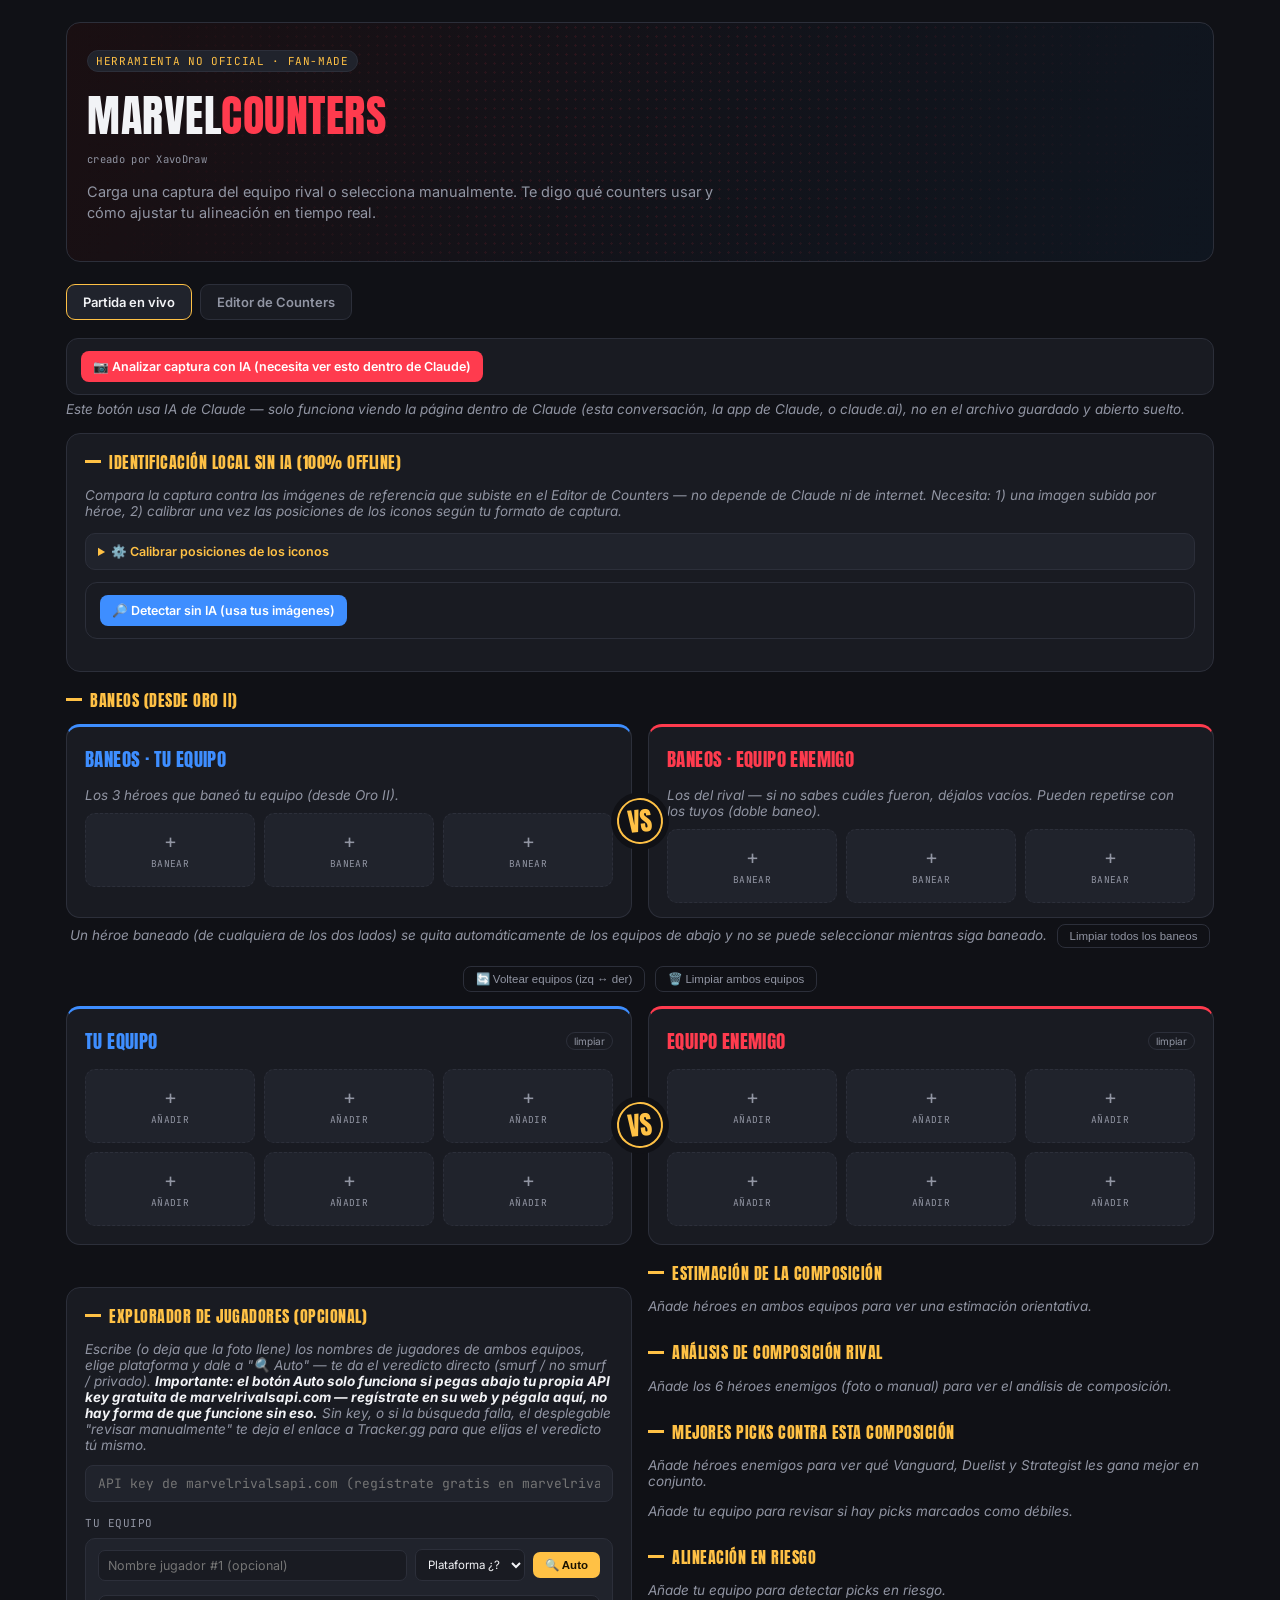
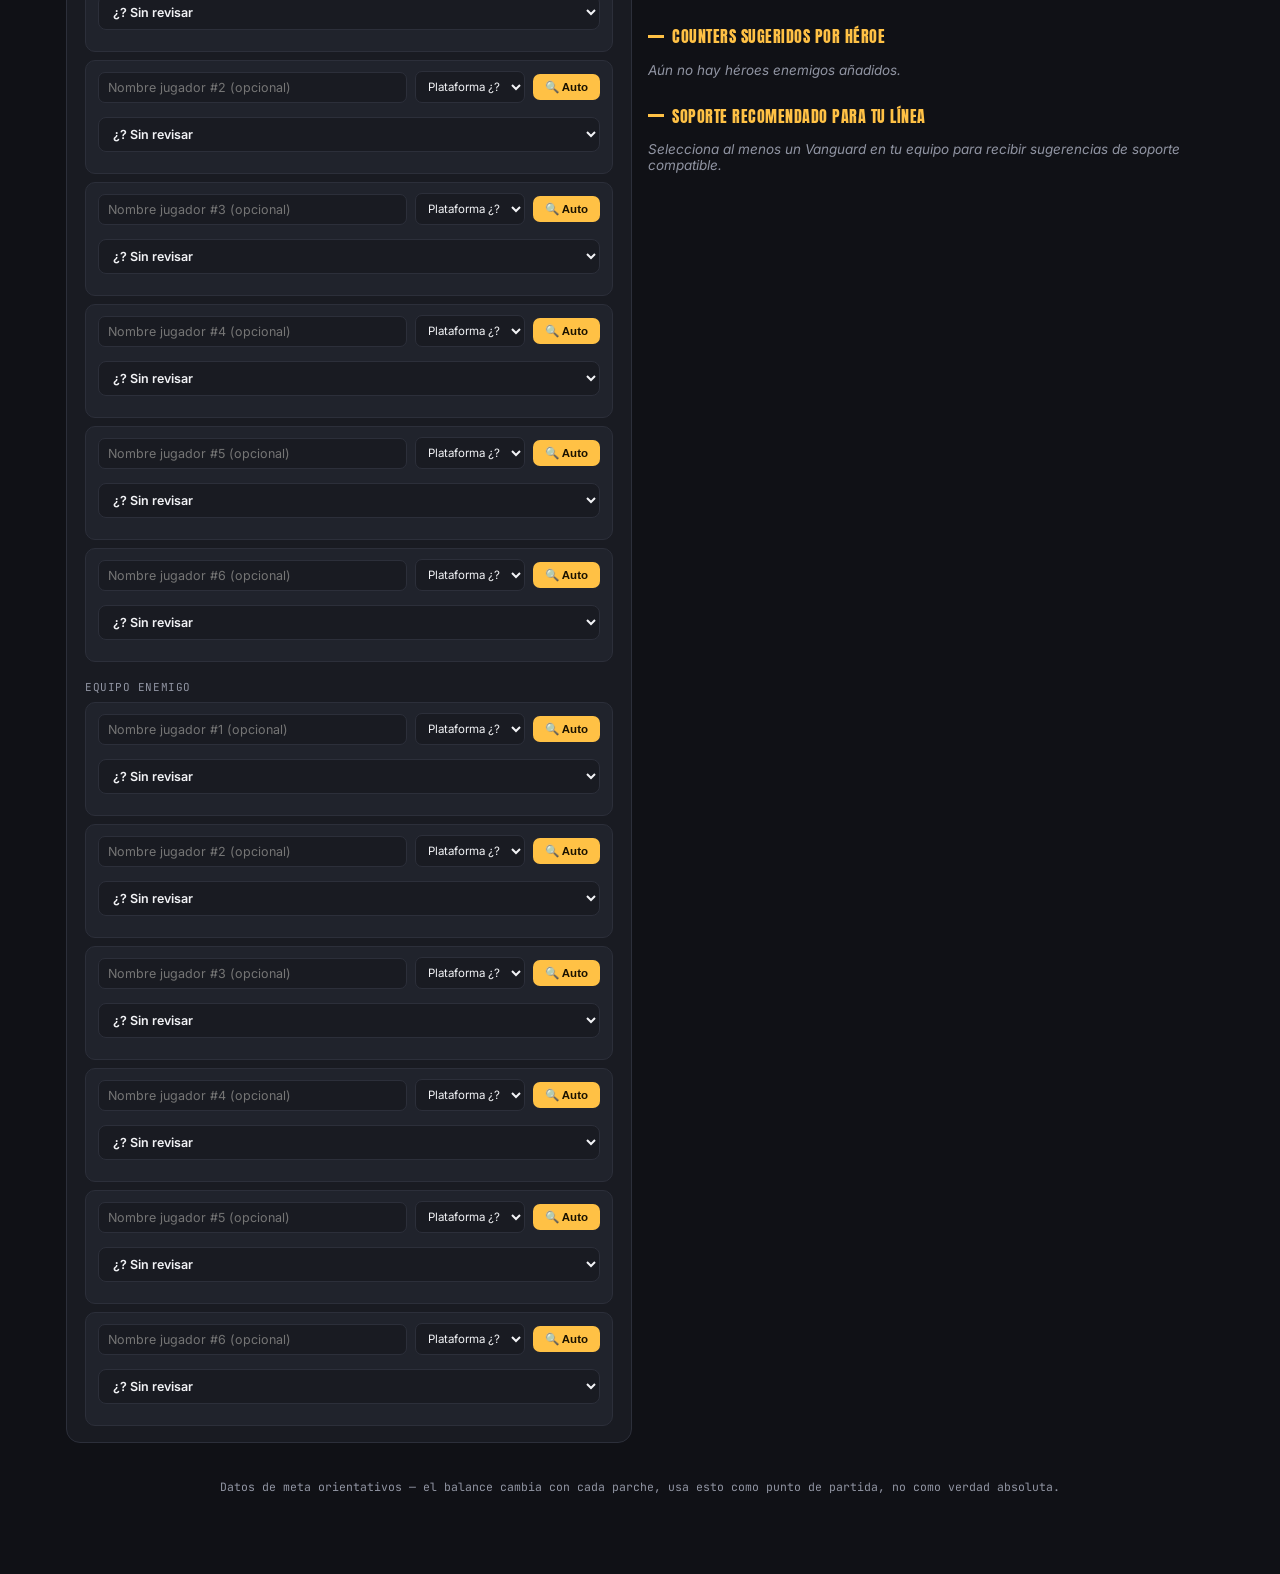
<file: versiones-anteriores/counter-ops_4.html>
<!DOCTYPE html>
<html lang="es">
<head>
<meta charset="UTF-8">
<meta name="viewport" content="width=device-width, initial-scale=1.0">
<title>Marvel Counters</title>
<link rel="preconnect" href="https://fonts.googleapis.com">
<link href="https://fonts.googleapis.com/css2?family=Anton&family=Inter:wght@400;500;600;700;800&family=JetBrains+Mono:wght@500&display=swap" rel="stylesheet">
<style>
  :root{
    --bg:#101116;
    --panel:#191b22;
    --panel-alt:#20232c;
    --line:#2c2f3a;
    --enemy:#ff3b4e;
    --enemy-dim:#5c2530;
    --ally:#3e8eff;
    --ally-dim:#1f3a63;
    --gold:#ffc145;
    --text:#f2f3f6;
    --muted:#9195a3;
    --vg:#ff8a3d;
    --du:#ff3b4e;
    --st:#3ecf8e;
  }
  *{box-sizing:border-box;}
  body{margin:0;background:var(--bg);color:var(--text);font-family:'Inter',sans-serif;-webkit-font-smoothing:antialiased;}
  .halftone{
    background-image:radial-gradient(circle, rgba(255,255,255,0.14) 1px, transparent 1.4px);
    background-size:7px 7px;
  }
  .wrap{max-width:1180px;margin:0 auto;padding:22px 16px 80px;}
  header{position:relative;padding:26px 20px 22px;margin-bottom:22px;border-radius:14px;overflow:hidden;
    background:linear-gradient(120deg,#1a0f12 0%,#12131a 55%,#0f1620 100%);border:1px solid var(--line);}
  header .halftone-strip{position:absolute;inset:0;opacity:.5;background-image:
    radial-gradient(circle, rgba(255,59,78,0.18) 1px, transparent 1.4px);
    background-size:9px 9px;-webkit-mask-image:linear-gradient(90deg,transparent,black 40%,black 60%,transparent);}
  h1{font-family:'Anton',sans-serif;font-weight:400;letter-spacing:.5px;font-size:clamp(28px,5vw,44px);margin:0 0 4px;
    text-transform:uppercase;position:relative;z-index:1;}
  h1 span{color:var(--enemy);}
  .sub{color:var(--muted);font-size:14.5px;position:relative;z-index:1;max-width:640px;line-height:1.5;}
  .badge{display:inline-block;font-family:'JetBrains Mono',monospace;font-size:11px;letter-spacing:.06em;
    background:var(--panel-alt);border:1px solid var(--line);color:var(--gold);padding:3px 8px;border-radius:20px;margin-bottom:10px;position:relative;z-index:1;}

  .teams{display:grid;grid-template-columns:1fr 1fr;gap:16px;position:relative;}
  @media(max-width:760px){.teams{grid-template-columns:1fr;}}
  .vs-divider{display:none;}
  @media(min-width:761px){
    .vs-divider{display:flex;align-items:center;justify-content:center;position:absolute;left:50%;top:0;bottom:0;
      transform:translateX(-50%);width:56px;z-index:2;pointer-events:none;}
    .vs-divider span{font-family:'Anton',sans-serif;font-size:26px;color:var(--gold);background:var(--bg);
      border:2px solid var(--gold);width:46px;height:46px;border-radius:50%;display:flex;align-items:center;justify-content:center;
      transform:rotate(-6deg);box-shadow:0 0 0 6px var(--bg);}
  }

  .panel{background:var(--panel);border:1px solid var(--line);border-radius:14px;padding:18px;position:relative;}
  .panel.enemy{border-top:3px solid var(--enemy);}
  .panel.ally{border-top:3px solid var(--ally);}
  .panel-head{display:flex;align-items:center;justify-content:space-between;margin-bottom:14px;flex-wrap:wrap;gap:8px;}
  .panel-title{font-family:'Anton',sans-serif;font-size:19px;letter-spacing:.4px;text-transform:uppercase;}
  .panel.enemy .panel-title{color:var(--enemy);}
  .panel.ally .panel-title{color:var(--ally);}

  .upload-btn{font-family:'Inter',sans-serif;font-weight:600;font-size:12.5px;background:var(--enemy);color:#fff;
    border:none;padding:8px 12px;border-radius:8px;cursor:pointer;display:flex;align-items:center;gap:6px;}
  .upload-btn:hover{filter:brightness(1.1);}
  .upload-btn:disabled{opacity:.5;cursor:wait;}
  .status-line{font-family:'JetBrains Mono',monospace;font-size:11.5px;color:var(--gold);margin:-4px 0 10px;min-height:14px;}

  .slots{display:grid;grid-template-columns:repeat(3,1fr);gap:9px;}
  @media(max-width:420px){.slots{grid-template-columns:repeat(2,1fr);}}
  .slot{background:var(--panel-alt);border:1.5px dashed var(--line);border-radius:10px;padding:10px 8px;text-align:center;
    cursor:pointer;min-height:74px;display:flex;flex-direction:column;align-items:center;justify-content:center;gap:4px;transition:.15s;}
  .slot:hover{border-color:var(--gold);}
  .slot.filled{border-style:solid;}
  .panel.enemy .slot.filled{border-color:var(--enemy);background:#241318;}
  .panel.ally .slot.filled{border-color:var(--ally);background:#131c29;}
  .slot .name{font-weight:700;font-size:12.5px;line-height:1.2;}
  .slot .role{font-family:'JetBrains Mono',monospace;font-size:9.5px;color:var(--muted);text-transform:uppercase;letter-spacing:.05em;}
  .slot .plus{font-size:20px;color:var(--muted);}
  .slot.auto::after{content:'auto · toca para corregir';font-size:8.5px;color:var(--gold);font-family:'JetBrains Mono',monospace;}

  .roletag{display:inline-block;font-size:9px;padding:1px 6px;border-radius:5px;font-family:'JetBrains Mono',monospace;letter-spacing:.04em;}
  .roletag.Vanguard{background:rgba(255,138,61,.15);color:var(--vg);}
  .roletag.Duelist{background:rgba(255,59,78,.15);color:var(--du);}
  .roletag.Strategist{background:rgba(62,207,142,.15);color:var(--st);}

  /* modal */
  .modal-bg{position:fixed;inset:0;background:rgba(8,9,12,.75);backdrop-filter:blur(2px);display:none;align-items:flex-end;justify-content:center;z-index:50;}
  .modal-bg.open{display:flex;}
  @media(min-width:640px){.modal-bg{align-items:center;}}
  .modal{background:var(--panel);border:1px solid var(--line);border-radius:16px 16px 0 0;width:100%;max-width:620px;max-height:78vh;
    display:flex;flex-direction:column;padding:16px;}
  @media(min-width:640px){.modal{border-radius:16px;}}
  .modal input{width:100%;background:var(--panel-alt);border:1px solid var(--line);color:var(--text);padding:10px 12px;
    border-radius:9px;font-size:14px;margin-bottom:10px;font-family:'Inter',sans-serif;}
  .modal input:focus{outline:none;border-color:var(--gold);}
  .modal-list{overflow-y:auto;flex:1;display:grid;grid-template-columns:repeat(auto-fill,minmax(110px,1fr));gap:8px;padding:2px;}
  .modal-item{display:flex;flex-direction:column;align-items:center;text-align:center;gap:5px;padding:10px 8px;
    border-radius:9px;cursor:pointer;background:var(--panel-alt);border:1px solid var(--line);}
  .modal-item-disabled{opacity:.35;cursor:not-allowed;}
  .modal-item-disabled:hover{border-color:var(--line);}
  .modal-item:hover{border-color:var(--gold);}
  .modal-item .n{font-weight:600;font-size:12.5px;line-height:1.25;}
  .modal-item.custom-item{grid-column:1/-1;flex-direction:row;justify-content:center;}
  .modal-close{align-self:flex-end;background:none;border:none;color:var(--muted);font-size:13px;cursor:pointer;margin-bottom:6px;}

  section.analysis{margin-top:26px;}
  .sec-title{font-family:'Anton',sans-serif;font-size:16px;letter-spacing:.5px;text-transform:uppercase;color:var(--gold);
    margin:26px 0 12px;display:flex;align-items:center;gap:8px;}
  .sec-title::before{content:'';width:16px;height:3px;background:var(--gold);display:inline-block;}

  .comp-banner{background:var(--panel);border:1px solid var(--line);border-left:4px solid var(--gold);border-radius:10px;
    padding:14px 16px;font-size:14px;line-height:1.55;}
  .comp-banner b{color:var(--gold);}
  .empty-hint{color:var(--muted);font-size:13.5px;font-style:italic;}

  .counter-card{background:var(--panel);border:1px solid var(--line);border-radius:12px;padding:13px 15px;margin-bottom:10px;}
  .counter-card .enemy-name{font-weight:800;color:var(--enemy);font-size:14.5px;}
  .counter-card .role-mini{font-size:10px;color:var(--muted);margin-left:6px;}
  .counter-list{display:flex;flex-wrap:wrap;gap:7px;margin-top:8px;}
  .pill{background:var(--panel-alt);border:1px solid var(--line);border-radius:20px;padding:5px 11px;font-size:12px;display:flex;align-items:center;gap:6px;}
  .pill.have{border-color:var(--ally);background:rgba(62,142,255,.12);}
  .pill .why{color:var(--muted);font-size:10.5px;}
  .pill .check{color:var(--ally);font-weight:800;}

  .healer-grid{display:grid;grid-template-columns:1fr 1fr;gap:10px;}
  @media(max-width:600px){.healer-grid{grid-template-columns:1fr;}}
  .role-rec-grid{display:grid;grid-template-columns:1fr 1fr 1fr;gap:10px;}
  @media(max-width:760px){.role-rec-grid{grid-template-columns:1fr;}}
  .role-rec-col{display:flex;flex-direction:column;gap:8px;}
  .role-rec-title{font-family:'JetBrains Mono',monospace;font-size:11px;letter-spacing:.05em;text-transform:uppercase;
    color:var(--muted);margin-bottom:2px;}
  .healer-card{background:var(--panel);border:1px solid var(--line);border-radius:12px;padding:13px 15px;}
  .healer-card .h-name{font-weight:800;color:var(--st);font-size:13.5px;}
  .healer-card .h-reason{font-size:12.5px;color:var(--muted);margin-top:5px;line-height:1.45;}

  footer{margin-top:36px;text-align:center;color:var(--muted);font-size:11.5px;font-family:'JetBrains Mono',monospace;}
  .credit{color:var(--muted);font-size:10.5px;font-family:'JetBrains Mono',monospace;position:relative;z-index:1;margin:2px 0 8px;letter-spacing:.03em;}
  .split-row{display:grid;grid-template-columns:1fr 1fr;gap:16px;align-items:start;margin-top:16px;}
  @media(max-width:900px){.split-row{grid-template-columns:1fr;}}
  .split-row > section{margin-top:0;}
  .split-row .sec-title:first-child{margin-top:0;}

  /* risk-flagged ally slot */
  .slot.warn{border:2px solid var(--gold)!important;box-shadow:0 0 0 3px rgba(255,193,69,.18);}
  .slot.danger{border:2px solid var(--enemy)!important;box-shadow:0 0 0 3px rgba(255,59,78,.22);}
  .risk-badge{position:absolute;top:-8px;right:-8px;font-size:15px;background:var(--bg);border-radius:50%;
    width:22px;height:22px;display:flex;align-items:center;justify-content:center;box-shadow:0 0 0 2px var(--panel);}
  .slot{position:relative;}
  .risk-card{background:var(--panel);border:1px solid var(--gold);border-left:4px solid var(--gold);border-radius:12px;padding:13px 15px;margin-bottom:10px;}
  .risk-card .r-name{font-weight:800;color:var(--gold);font-size:14.5px;}
  .risk-card .r-body{font-size:13px;color:var(--muted);margin-top:6px;line-height:1.5;}
  .risk-card .r-body b{color:var(--text);}
  .risk-card.severe{border-color:var(--enemy);border-left-color:var(--enemy);}
  .risk-card.severe .r-name{color:var(--enemy);}

  /* scouting */
  section.scouting{margin-top:26px;background:var(--panel);border:1px solid var(--line);border-radius:14px;padding:16px 18px;}
  .scout-group{margin-bottom:18px;}
  .scout-key-row input{width:100%;background:var(--panel-alt);border:1px solid var(--line);color:var(--text);
    padding:9px 12px;border-radius:8px;font-size:13px;margin-bottom:14px;font-family:'JetBrains Mono',monospace;}
  .scout-key-row input:focus{outline:none;border-color:var(--gold);}
  .scout-auto-btn{background:var(--gold);color:#1a1200;border:none;padding:6px 12px;border-radius:7px;
    font-weight:700;font-size:11.5px;cursor:pointer;white-space:nowrap;}
  .scout-auto-btn:disabled{opacity:.5;cursor:wait;}
  .scout-auto-status{font-size:11px;color:var(--muted);margin-top:4px;}
  .scout-group:last-child{margin-bottom:0;}
  .scout-group-title{font-family:'JetBrains Mono',monospace;font-size:11px;letter-spacing:.05em;text-transform:uppercase;
    color:var(--muted);margin-bottom:8px;}
  .scout-rows{display:flex;flex-direction:column;gap:8px;}
  .scout-row{background:var(--panel-alt);border:1px solid var(--line);border-radius:10px;padding:10px 12px;
    display:flex;flex-direction:column;gap:7px;}
  .scout-row .top-line{display:flex;gap:8px;flex-wrap:wrap;align-items:center;}
  .scout-row .top-line input[type=text]{flex:1;min-width:120px;background:var(--panel);border:1px solid var(--line);
    color:var(--text);padding:7px 9px;border-radius:7px;font-size:12.5px;font-family:'Inter',sans-serif;}
  .platform-select{background:var(--panel);border:1px solid var(--line);color:var(--text);padding:7px 8px;
    border-radius:7px;font-size:11.5px;font-family:'Inter',sans-serif;cursor:pointer;}
  .scout-links a{color:var(--gold);text-decoration:none;font-family:'JetBrains Mono',monospace;font-size:10.5px;margin-right:12px;}
  .scout-links a:hover{text-decoration:underline;}
  .scout-links summary{cursor:pointer;color:var(--muted);font-size:10.5px;font-family:'JetBrains Mono',monospace;list-style:none;}
  .scout-links summary::-webkit-details-marker{display:none;}
  .scout-links summary:hover{color:var(--gold);}
  .scout-links details[open] summary{margin-bottom:4px;}
  .verdict-select{width:100%;background:var(--panel);border:1px solid var(--line);color:var(--text);
    padding:8px 10px;border-radius:8px;font-size:12.5px;font-family:'Inter',sans-serif;font-weight:600;cursor:pointer;}
  .verdict-select:focus{outline:none;border-color:var(--gold);}
  .scout-result{font-size:12px;line-height:1.5;display:none;}
  .scout-result.show{display:block;}
  .scout-result.smurf{color:var(--enemy);font-weight:600;}
  .smurf-box{margin-top:2px;padding:8px 10px;border:1px solid var(--enemy);border-radius:8px;background:rgba(255,59,78,.1);}
  .smurf-box .title{color:var(--enemy);font-weight:800;font-size:12.5px;}
  .smurf-box .detail{font-size:11.5px;color:var(--muted);margin-top:4px;line-height:1.5;}
  .smurf-box .report-steps{font-size:11px;color:var(--text);margin-top:6px;line-height:1.5;}

  .tabbar{display:flex;gap:8px;margin-bottom:18px;}
  .tab-btn{background:var(--panel);border:1px solid var(--line);color:var(--muted);padding:9px 16px;border-radius:9px;
    font-weight:600;font-size:13px;cursor:pointer;font-family:'Inter',sans-serif;}
  .tab-btn.active{color:var(--text);border-color:var(--gold);background:var(--panel-alt);}

  .scan-bar{display:flex;align-items:center;gap:14px;flex-wrap:wrap;margin-bottom:16px;
    background:var(--panel);border:1px solid var(--line);border-radius:12px;padding:12px 14px;}
  .scan-bar .status-line{margin:0;flex:1;min-width:180px;}

  #editorHeroSearch{width:100%;background:var(--panel-alt);border:1px solid var(--line);color:var(--text);
    padding:10px 12px;border-radius:9px;font-size:14px;font-family:'Inter',sans-serif;}
  #editorHeroSearch:focus{outline:none;border-color:var(--gold);}
  .role-filter-bar{display:flex;gap:6px;margin:10px 0;flex-wrap:wrap;}
  .role-filter-btn{background:var(--panel);border:1px solid var(--line);color:var(--muted);padding:6px 13px;
    border-radius:8px;font-size:12px;font-weight:600;cursor:pointer;font-family:'Inter',sans-serif;}
  .role-filter-btn:hover{border-color:var(--gold);}
  .role-filter-btn.active{color:var(--text);border-color:var(--gold);background:var(--panel-alt);}
  .hero-grid{display:grid;grid-template-columns:repeat(auto-fill,minmax(130px,1fr));gap:8px;
    max-height:260px;overflow-y:auto;margin:0 0 16px;padding:2px;}
  .hero-grid-item{background:var(--panel-alt);border:1px solid var(--line);border-radius:9px;padding:9px 10px;
    cursor:pointer;text-align:center;display:flex;flex-direction:column;gap:5px;align-items:center;transition:.12s;}
  .hero-grid-item:hover{border-color:var(--gold);}
  .hero-grid-item .n{font-weight:600;font-size:12.5px;line-height:1.25;}
  .grid-thumb{width:36px;height:36px;border-radius:50%;object-fit:cover;border:1px solid var(--line);}
  .slot-thumb{width:34px;height:34px;border-radius:50%;object-fit:cover;border:1px solid var(--line);margin-bottom:3px;}
  .n-wrap{display:flex;align-items:center;gap:8px;}
  .modal-thumb{width:40px;height:40px;border-radius:50%;object-fit:cover;border:1px solid var(--line);}
  .modal-thumb-empty{width:40px;height:40px;}
  .mini-btn{background:none;border:1px solid var(--line);color:var(--muted);font-size:10px;padding:2px 7px;
    border-radius:12px;margin-left:6px;cursor:pointer;font-family:'Inter',sans-serif;}
  .mini-btn:hover{border-color:var(--gold);color:var(--gold);}
  .editor-add-row{display:flex;gap:8px;margin-top:12px;flex-wrap:wrap;}
  .editor-add-row input{flex:1;min-width:140px;background:var(--panel-alt);border:1px solid var(--line);color:var(--text);
    padding:8px 10px;border-radius:8px;font-size:12.5px;font-family:'Inter',sans-serif;}
  .editor-add-row button{background:var(--ally);color:#fff;border:none;padding:8px 14px;border-radius:8px;
    font-weight:600;font-size:12.5px;cursor:pointer;white-space:nowrap;}
  .autocomplete-wrap{position:relative;flex:1;min-width:140px;}
  .autocomplete-wrap input{width:100%;}
  .suggest-list{display:none;position:absolute;top:calc(100% + 4px);left:0;right:0;z-index:20;
    background:var(--panel);border:1px solid var(--line);border-radius:8px;max-height:180px;overflow-y:auto;
    box-shadow:0 8px 20px rgba(0,0,0,.4);}
  .suggest-list.show{display:block;}
  .suggest-item{display:flex;align-items:center;justify-content:space-between;padding:8px 10px;font-size:12.5px;
    cursor:pointer;}
  .suggest-item:hover{background:var(--panel-alt);}
  .pill.hidden-pill{opacity:.4;text-decoration:line-through;}
  .pill.top-pill{border-color:var(--gold);background:rgba(255,193,69,.12);}
  .star-btn.active{color:var(--gold);border-color:var(--gold);}
  .weak-toggle{display:flex;align-items:center;gap:8px;font-size:12.5px;color:var(--muted);margin-bottom:12px;
    background:var(--panel-alt);border:1px solid var(--line);border-radius:8px;padding:8px 10px;cursor:pointer;}
  .weak-toggle input{accent-color:var(--enemy);width:15px;height:15px;}
  .weak-toggle b{color:var(--text);}

  .ban-panel{padding-bottom:14px;}
  .local-detect-section{background:var(--panel);border:1px solid var(--line);border-radius:14px;padding:16px 18px;margin-bottom:16px;}
  .calib-box{margin-top:10px;background:var(--panel-alt);border:1px solid var(--line);border-radius:10px;padding:10px 12px;}
  .calib-box summary{cursor:pointer;font-weight:600;font-size:12.5px;color:var(--gold);}
  .calib-grid{display:grid;grid-template-columns:repeat(auto-fill,minmax(160px,1fr));gap:8px;margin:10px 0;}
  .calib-grid label{display:flex;flex-direction:column;gap:3px;font-size:10.5px;color:var(--muted);font-family:'JetBrains Mono',monospace;}
  .calib-grid input{background:var(--panel);border:1px solid var(--line);color:var(--text);padding:6px 8px;
    border-radius:6px;font-size:12px;font-family:'Inter',sans-serif;}
  .ban-clear-btn{background:none;border:1px solid var(--line);color:var(--muted);padding:5px 12px;border-radius:8px;
    font-size:11.5px;cursor:pointer;}
  .team-tools{display:flex;gap:10px;justify-content:center;margin:0 0 14px;flex-wrap:wrap;}
  .team-tools .ban-clear-btn:hover{border-color:var(--gold);color:var(--gold);}

  .winprob-bar-outer{background:var(--panel-alt);border:1px solid var(--line);border-radius:20px;height:22px;
    overflow:hidden;margin-top:8px;position:relative;}
  .winprob-bar-inner{height:100%;border-radius:20px;transition:width .3s;}
  .winprob-label{position:absolute;inset:0;display:flex;align-items:center;justify-content:center;
    font-size:11.5px;font-weight:700;color:#fff;text-shadow:0 1px 2px rgba(0,0,0,.6);}

  .editor-image-row{display:flex;align-items:center;gap:14px;margin-bottom:12px;}
  .editor-image-preview{width:64px;height:64px;border-radius:10px;background:var(--panel-alt);border:1px solid var(--line);
    display:flex;align-items:center;justify-content:center;overflow:hidden;flex-shrink:0;}
  .editor-image-preview img{width:100%;height:100%;object-fit:cover;}
  .editor-image-preview .no-img{font-size:9px;color:var(--muted);text-align:center;padding:4px;}
  .editor-image-actions{display:flex;flex-direction:column;gap:6px;}
  .upload-mini{display:inline-block;cursor:pointer;}
</style>
</head>
<body>
<div class="wrap">

  <header>
    <div class="halftone-strip"></div>
    <span class="badge">HERRAMIENTA NO OFICIAL · FAN-MADE</span>
    <h1>MARVEL<span>COUNTERS</span></h1>
    <p class="credit">creado por XavoDraw</p>
    <p class="sub">Carga una captura del equipo rival o selecciona manualmente. Te digo qué counters usar y cómo ajustar tu alineación en tiempo real.</p>
  </header>

  <div class="tabbar">
    <button class="tab-btn active" id="tabMain">Partida en vivo</button>
    <button class="tab-btn" id="tabEditor">Editor de Counters</button>
  </div>

  <div id="mainView">

  <div class="scan-bar">
    <button class="upload-btn" id="uploadBtn">📷 Analizar captura con IA (necesita ver esto dentro de Claude)</button>
    <input type="file" id="fileInput" accept="image/*" style="display:none">
    <span class="status-line" id="statusLine"></span>
  </div>
  <p class="empty-hint" style="margin:-10px 0 16px;">Este botón usa IA de Claude — solo funciona viendo la página dentro de Claude (esta conversación, la app de Claude, o claude.ai), no en el archivo guardado y abierto suelto.</p>

  <div class="local-detect-section">
    <div class="sec-title" style="margin-top:0;">Identificación local sin IA (100% offline)</div>
    <p class="empty-hint">Compara la captura contra las imágenes de referencia que subiste en el Editor de Counters — no depende de Claude ni de internet. Necesita: 1) una imagen subida por héroe, 2) calibrar una vez las posiciones de los iconos según tu formato de captura.</p>
    <details class="calib-box">
      <summary>⚙️ Calibrar posiciones de los iconos</summary>
      <div class="calib-grid">
        <label>X inicio tu equipo (%)<input type="number" id="calAllyX" step="0.1"></label>
        <label>X inicio equipo enemigo (%)<input type="number" id="calEnemyX" step="0.1"></label>
        <label>Y inicio (%)<input type="number" id="calY" step="0.1"></label>
        <label>Ancho ícono (%)<input type="number" id="calW" step="0.1"></label>
        <label>Alto ícono (%)<input type="number" id="calH" step="0.1"></label>
        <label>Separación entre filas (%)<input type="number" id="calRowGap" step="0.1"></label>
      </div>
      <button class="mini-btn" id="calPreviewBtn">Actualizar vista previa</button>
      <button class="mini-btn" id="calRedetectBtn">🔄 Detectar de nuevo con estos valores</button>
      <canvas id="calCanvas" style="max-width:100%;border-radius:8px;margin-top:8px;display:none;"></canvas>
    </details>
    <div class="scan-bar" style="margin-top:12px;">
      <button class="upload-btn" id="localDetectBtn" style="background:var(--ally);">🔎 Detectar sin IA (usa tus imágenes)</button>
      <input type="file" id="localDetectInput" accept="image/*" style="display:none">
      <span class="status-line" id="localDetectStatus"></span>
    </div>
  </div>

  <div class="sec-title" style="margin-top:0;">Baneos (desde Oro II)</div>
  <div class="teams">
    <div class="vs-divider"><span>VS</span></div>
    <div class="panel ally ban-panel">
      <div class="panel-head">
        <div class="panel-title">Baneos · Tu equipo</div>
      </div>
      <p class="empty-hint" style="margin:0 0 10px;">Los 3 héroes que baneó tu equipo (desde Oro II).</p>
      <div class="slots" id="banAllySlots"></div>
    </div>
    <div class="panel enemy ban-panel">
      <div class="panel-head">
        <div class="panel-title">Baneos · Equipo enemigo</div>
      </div>
      <p class="empty-hint" style="margin:0 0 10px;">Los del rival — si no sabes cuáles fueron, déjalos vacíos. Pueden repetirse con los tuyos (doble baneo).</p>
      <div class="slots" id="banEnemySlots"></div>
    </div>
  </div>
  <p class="empty-hint" style="text-align:center;margin:6px 0 18px;">Un héroe baneado (de cualquiera de los dos lados) se quita automáticamente de los equipos de abajo y no se puede seleccionar mientras siga baneado. <button class="ban-clear-btn" id="clearBansBtn" style="margin:0 0 0 6px;">Limpiar todos los baneos</button></p>

  <div class="team-tools">
    <button class="ban-clear-btn" id="swapTeamsBtn">🔄 Voltear equipos (izq ↔ der)</button>
    <button class="ban-clear-btn" id="clearAllTeamsBtn">🗑️ Limpiar ambos equipos</button>
  </div>

  <div class="teams">
    <div class="vs-divider"><span>VS</span></div>

    <div class="panel ally">
      <div class="panel-head">
        <div class="panel-title">Tu Equipo</div>
        <button class="mini-btn" id="clearAllyBtn">limpiar</button>
      </div>
      <div class="slots" id="allySlots"></div>
    </div>

    <div class="panel enemy">
      <div class="panel-head">
        <div class="panel-title">Equipo Enemigo</div>
        <button class="mini-btn" id="clearEnemyBtn">limpiar</button>
      </div>
      <div class="slots" id="enemySlots"></div>
    </div>
  </div>

  <div class="split-row">
    <section class="scouting">
      <div class="sec-title">Explorador de jugadores (opcional)</div>
      <p class="empty-hint" style="margin-bottom:12px;">Escribe (o deja que la foto llene) los nombres de jugadores de ambos equipos, elige plataforma y dale a "🔍 Auto" — te da el veredicto directo (smurf / no smurf / privado). <b style="color:var(--text);">Importante: el botón Auto solo funciona si pegas abajo tu propia API key gratuita de marvelrivalsapi.com — regístrate en su web y pégala aquí, no hay forma de que funcione sin eso.</b> Sin key, o si la búsqueda falla, el desplegable "revisar manualmente" te deja el enlace a Tracker.gg para que elijas el veredicto tú mismo.</p>
      <div class="scout-key-row">
        <input type="text" id="apiKeyInput" placeholder="API key de marvelrivalsapi.com (regístrate gratis en marvelrivalsapi.com y pégala aquí)">
      </div>

      <div class="scout-group">
        <div class="scout-group-title">Tu equipo</div>
        <div id="scoutRowsAlly" class="scout-rows"></div>
      </div>

      <div class="scout-group">
        <div class="scout-group-title">Equipo enemigo</div>
        <div id="scoutRowsEnemy" class="scout-rows"></div>
      </div>
    </section>

    <section class="analysis" id="analysis"></section>
  </div>

  </div>

  <div id="editorView" style="display:none;">
    <div class="sec-title">Editor de Counters</div>
    <p class="empty-hint" style="margin-bottom:12px;">Elige un héroe enemigo y ajusta según tu experiencia qué lo contrarresta. Marca ⭐ el counter más fuerte, y ⚠ si un héroe es un pick débil que no recomiendas. Se guarda en tu navegador — usa exportar/importar para respaldarlo o compartirlo.</p>
    <div class="scan-bar">
      <button class="upload-btn" id="exportBtn" style="background:var(--ally);">⬇️ Exportar mis datos (.json)</button>
      <label class="upload-btn" style="background:var(--panel-alt);border:1px solid var(--line);cursor:pointer;">⬆️ Importar<input type="file" accept="application/json" id="importInput" style="display:none;"></label>
      <span class="status-line" id="importStatus"></span>
    </div>
    <input type="text" id="editorHeroSearch" placeholder="Buscar héroe a editar...">
    <div class="role-filter-bar" id="editorRoleFilter">
      <button class="role-filter-btn active" data-role="">Todos</button>
      <button class="role-filter-btn" data-role="Vanguard">Vanguard</button>
      <button class="role-filter-btn" data-role="Duelist">Duelist</button>
      <button class="role-filter-btn" data-role="Strategist">Strategist</button>
    </div>
    <div id="editorHeroList" class="hero-grid"></div>
    <div id="editorDetail"></div>
  </div>

  <footer>Datos de meta orientativos — el balance cambia con cada parche, usa esto como punto de partida, no como verdad absoluta.</footer>
</div>

<div class="modal-bg" id="modalBg">
  <div class="modal">
    <button class="modal-close" id="modalClose">cerrar ✕</button>
    <input type="text" id="modalSearch" placeholder="Buscar héroe...">
    <div class="role-filter-bar" id="modalRoleFilter">
      <button class="role-filter-btn active" data-role="">Todos</button>
      <button class="role-filter-btn" data-role="Vanguard">Vanguard</button>
      <button class="role-filter-btn" data-role="Duelist">Duelist</button>
      <button class="role-filter-btn" data-role="Strategist">Strategist</button>
    </div>
    <div class="modal-list" id="modalList"></div>
  </div>
</div>

<script>
/* ---------------- HERO DATA ---------------- */
const HEROES = [
  // Vanguards
  {n:"Angela",r:"Vanguard",t:["dive","aerial","mobility"]},
  {n:"Captain America",r:"Vanguard",t:["brawl","anti_dive","peel"]},
  {n:"Deadpool (Vanguard)",r:"Vanguard",dpGroup:true,t:["shield","brawl","melee"]},
  {n:"Devil Dinosaur",r:"Vanguard",t:["brawl","melee","anti_dive"]},
  {n:"Doctor Strange",r:"Vanguard",t:["shield","melee_caster","anti_dive"]},
  {n:"Emma Frost",r:"Vanguard",t:["shield","brawl","cc"]},
  {n:"Groot",r:"Vanguard",t:["shield","zone","wall"]},
  {n:"Hulk",r:"Vanguard",t:["brawl","melee","cc"]},
  {n:"Magneto",r:"Vanguard",t:["shield","zone","poke_resist"]},
  {n:"Peni Parker",r:"Vanguard",t:["zone","turret","area_denial"]},
  {n:"Rogue",r:"Vanguard",t:["dive","aerial","mobility"]},
  {n:"The Thing",r:"Vanguard",t:["brawl","melee","anti_dive"]},
  {n:"Thor",r:"Vanguard",t:["brawl","melee","dive_lite"]},
  {n:"Venom",r:"Vanguard",t:["dive","mobility","brawl"]},
  // Duelists
  {n:"Black Cat",r:"Duelist",t:["dive","melee","mobility"]},
  {n:"Black Panther",r:"Duelist",t:["dive","mobility","melee"]},
  {n:"Black Widow",r:"Duelist",t:["sniper","long_range","poke"]},
  {n:"Blade",r:"Duelist",t:["dive","melee","anti_heal"]},
  {n:"Cyclops",r:"Duelist",t:["ranged","burst","poke"]},
  {n:"Daredevil",r:"Duelist",t:["dive","melee","mobility"]},
  {n:"Deadpool (Duelist)",r:"Duelist",dpGroup:true,t:["melee","mobility","sustain"]},
  {n:"Elsa Bloodstone",r:"Duelist",t:["ranged","sustained","poke"]},
  {n:"Hawkeye",r:"Duelist",t:["sniper","long_range","poke"]},
  {n:"Hela",r:"Duelist",t:["ranged","burst","anti_heal"]},
  {n:"Human Torch",r:"Duelist",t:["aerial","mobility","burst"]},
  {n:"Iron Fist",r:"Duelist",t:["dive","melee","mobility"]},
  {n:"Iron Man",r:"Duelist",t:["ranged","aerial","burst"]},
  {n:"Magik",r:"Duelist",t:["dive","melee","mobility"]},
  {n:"Mister Fantastic",r:"Duelist",t:["poke","mobility","area_denial"]},
  {n:"Moon Knight",r:"Duelist",t:["burst","true_damage","cc"]},
  {n:"Namor",r:"Duelist",t:["zone","shield_breaker","ranged"]},
  {n:"Phoenix",r:"Duelist",t:["ranged","aerial","mobility"]},
  {n:"Psylocke",r:"Duelist",t:["dive","mobility","stealth_counter"]},
  {n:"Punisher",r:"Duelist",t:["ranged","sustained","shield_breaker"]},
  {n:"Scarlet Witch",r:"Duelist",t:["burst","area_denial","cc"]},
  {n:"Spider-Man",r:"Duelist",t:["dive","mobility","melee"]},
  {n:"Squirrel Girl",r:"Duelist",t:["melee","annoy","mobility"]},
  {n:"Star-Lord",r:"Duelist",t:["aerial","mobility","dive"]},
  {n:"Storm",r:"Duelist",t:["aerial","area_denial","poke"]},
  {n:"Winter Soldier",r:"Duelist",t:["mobility","burst","hook"]},
  {n:"Wolverine",r:"Duelist",t:["dive","melee","sustain"]},
  // Strategists
  {n:"Adam Warlock",r:"Strategist",t:["revive","static","burst_heal"]},
  {n:"Cloak & Dagger",r:"Strategist",t:["mobile","dash","dual"]},
  {n:"Deadpool (Strategist)",r:"Strategist",dpGroup:true,t:["sustain_heal","mobile","brawl"]},
  {n:"Gambit",r:"Strategist",t:["burst_heal","utility","area_denial"]},
  {n:"Invisible Woman",r:"Strategist",t:["shield","static","aoe"]},
  {n:"Jeff the Land Shark",r:"Strategist",t:["mobile","poke_heal","escape"]},
  {n:"Jubilee",r:"Strategist",t:["burst_heal","mobile","aoe"]},
  {n:"Loki",r:"Strategist",t:["deception","ult_steal","clone"]},
  {n:"Luna Snow",r:"Strategist",t:["burst_heal","static","aoe"]},
  {n:"Mantis",r:"Strategist",t:["sustain_heal","cc","mobile"]},
  {n:"Rocket Raccoon",r:"Strategist",t:["static","turret","backline"]},
  {n:"Ultron",r:"Strategist",t:["turret","aerial","backline"]},
  {n:"White Fox",r:"Strategist",t:["brawl_heal","melee","mobile"]},
];
const byName = Object.fromEntries(HEROES.map(h=>[h.n,h]));

// true si el héroe cubre ese rol, incluyendo héroes Multi-Role (ej: Deadpool) que cubren varios
function heroHasRole(hero, role){
  if(!hero) return false;
  if(hero.r===role) return true;
  if(hero.roles && hero.roles.includes(role)) return true;
  return false;
}
// genera el/los roletag de un héroe (varios si es Multi-Role)
function roleTagsHtml(hero){
  if(hero.roles && hero.roles.length){
    return hero.roles.map(r=>`<span class="roletag ${r}">${r}</span>`).join(" ");
  }
  return `<span class="roletag ${hero.r}">${hero.r}</span>`;
}

/* ---------------- CURATED COUNTERS ---------------- */
const COUNTERS = {
  "Doctor Strange":[{c:"Thor",w:"Cierra distancia cuerpo a cuerpo y burstea antes de que pueda sostener el escudo."},{c:"Punisher",w:"DPS sostenido que desgasta el escudo sin exponerse."},{c:"Magik",w:"Portal que lo flanquea por un ángulo sin escudo y burstea desde ahí."},{c:"Black Panther",w:"Dash que cierra distancia y burst melee que lo castiga una vez flanqueado."},{c:"Hulk",w:"Salto que le disputa el espacio directamente y CC que lo saca de posición pese al escudo."},{c:"Venom",w:"Dive que lo obliga a reposicionarse o gastar el portal, dándole espacio a tu equipo."},{c:"Groot",w:"Muros que le cortan ángulos de escudo/portal y frontline propio para pelear el espacio."},{c:"The Thing",w:"Presión melee sostenida que desgasta el escudo y anti-dive que le quita opciones de reposicionarse."},{c:"Luna Snow",w:"Sostiene a tu frontline contra su daño para que aguanten más que su escudo y ultimate."},{c:"Loki",w:"Puede robar su ultimate o usar clones/decepción para gastar el Eye of Agamotto sin riesgo."}],
  "Magneto":[{c:"Namor",w:"Rompe escudos y castiga el posicionamiento estático."},{c:"Wolverine",w:"Burst melee que ignora mitigación a distancia."},{c:"Punisher",w:"Presión constante que agota su escudo."}],
  "Groot":[{c:"Storm",w:"Vuela sobre los muros y evita el bloqueo de línea de visión."},{c:"Iron Man",w:"Posición aérea elude las paredes de Groot."},{c:"Human Torch",w:"Movilidad aérea rodea las zonas negadas."}],
  "Venom":[{c:"Captain America",w:"Vanguard anti-dive diseñado para interceptar buzos."},{c:"Cloak & Dagger",w:"Escape rápido para salvar al healer que Venom busca matar."},{c:"Iron Man",w:"Burst a distancia antes de que Venom cierre distancia."}],
  "Thor":[{c:"Scarlet Witch",w:"CC y daño de área que castiga su acercamiento melee."},{c:"Hawkeye",w:"Poke a distancia antes de que pueda entrar en rango."},{c:"Namor",w:"Zonifica y desgasta antes del engage."}],
  "Hulk":[{c:"Moon Knight",w:"Daño verdadero que ignora parte de su durabilidad."},{c:"Scarlet Witch",w:"Control de área que interrumpe sus saltos."},{c:"Black Widow",w:"Poke sostenido que lo desgasta sin exponerse al salto."}],
  "Peni Parker":[{c:"Spider-Man",w:"Movilidad para esquivar minas y llegar directo a ella."},{c:"Iron Fist",w:"Dive rápido que evita el campo de minas."},{c:"Human Torch",w:"Ruta aérea que ignora el terreno minado."}],
  "Captain America":[{c:"Hawkeye",w:"Kite a distancia, evita el enfrentamiento cuerpo a cuerpo."},{c:"Black Widow",w:"Poke sostenido que castiga su falta de alcance."},{c:"Punisher",w:"Daño a distancia constante fuera de su rango de peleo."}],
  "The Thing":[{c:"Hawkeye",w:"Kite y poke, evita el intercambio melee."},{c:"Storm",w:"Presión aérea fuera de su alcance."},{c:"Punisher",w:"Sostenido a distancia sin exponerse."}],
  "Emma Frost":[{c:"Moon Knight",w:"Daño verdadero que reduce el valor de su forma diamante."},{c:"Psylocke",w:"Burst melee rápido antes de que reaccione."},{c:"Namor",w:"Desgaste a distancia constante."}],
  "Iron Man":[{c:"Storm",w:"Superioridad aérea, puede perseguirlo en el aire."},{c:"Hawkeye",w:"Precisión a distancia que castiga su poca vida."},{c:"Winter Soldier",w:"Gancho de movilidad para alcanzarlo pese al vuelo."}],
  "Squirrel Girl":[{c:"Iron Man",w:"Burst aéreo que la elimina antes de que moleste."},{c:"Hela",w:"Daño a distancia que castiga su baja vida."},{c:"Black Widow",w:"Precisión que la elimina rápido."}],
  "Hawkeye":[{c:"Spider-Man",w:"Dive rápido que cierra distancia antes de que pueda apuntar."},{c:"Black Panther",w:"Movilidad para llegar al francotirador."},{c:"Psylocke",w:"Cierra distancia y lo elimina en su propio rango."}],
  "Black Widow":[{c:"Spider-Man",w:"Movilidad para presionarla de cerca."},{c:"Iron Fist",w:"Dive rápido antes de que consiga ángulo."},{c:"Magik",w:"Portal de movilidad para flanquearla."}],
  "Luna Snow":[{c:"Spider-Man",w:"Dive directo al soporte antes de que reaccione."},{c:"Black Panther",w:"Movilidad para aislarla del equipo."},{c:"Iron Fist",w:"Presión melee rápida sobre el healer."}],
  "Mantis":[{c:"Hela",w:"Burst que la elimina antes de que pueda dormir/curar."},{c:"Black Widow",w:"Headshot que la baja en pocos golpes."},{c:"Winter Soldier",w:"Gancho para aislarla del grupo."}],
  "Adam Warlock":[{c:"Scarlet Witch",w:"CC que interrumpe el canal de su revivir."},{c:"Magik",w:"Burst melee rápido durante su ventana de reviving."},{c:"Moon Knight",w:"Daño explosivo antes de que complete el ult."}],
  "Cloak & Dagger":[{c:"Punisher",w:"DPS sostenido que castiga sus dashes cortos."},{c:"Winter Soldier",w:"Gancho que anula su movilidad de escape."},{c:"Hela",w:"Burst que la elimina antes del segundo dash."}],
  "Rocket Raccoon":[{c:"Spider-Man",w:"Dive directo a la retaguardia donde se posiciona."},{c:"Iron Fist",w:"Alcance rápido sobre el healer estático."},{c:"Wolverine",w:"Presión melee sostenida en backline."}],
  "Jeff the Land Shark":[{c:"Hela",w:"Burst antes de que pueda escapar nadando."},{c:"Black Widow",w:"Precisión que lo elimina rápido pese a su movilidad."}],
  "Loki":[{c:"Moon Knight",w:"Daño explosivo que ignora sus clones débiles."},{c:"Psylocke",w:"Detecta y corta rápido antes del engaño."}],
  "Invisible Woman":[{c:"Punisher",w:"Desgaste sostenido contra su escudo."},{c:"Hela",w:"Burst a distancia que ignora su barrera."},{c:"Namor",w:"Rompe escudos de forma efectiva."}],
  // --- entradas inversas: qué héroes castigan a estos picks tuyos si el rival los tiene ---
  "Iron Man":[{c:"Hela",w:"Burst hitscan a distancia que lo baja pese al vuelo."},{c:"Hulk",w:"Puede saltar y alcanzarlo en el aire, cortando su espacio."},{c:"Luna Snow",w:"Burst + control que interrumpe su movilidad aérea."},{c:"Angela",w:"Vanguard aéreo que le disputa el aire en igualdad o ventaja."},{c:"Storm",w:"Contesta directamente el espacio aéreo que Iron Man necesita."}],
  "Wolverine":[{c:"Scarlet Witch",w:"CC de área que corta su acercamiento antes de que conecte."},{c:"Emma Frost",w:"Forma diamante absorbe su burst melee inicial."},{c:"Luna Snow",w:"Slow/CC que evita que cierre distancia con su dash."}],
  "Spider-Man":[{c:"Captain America",w:"Vanguard anti-dive que lo intercepta antes de llegar al backline."},{c:"Emma Frost",w:"CC que lo detiene a mitad de su combo de swing."},{c:"Cloak & Dagger",w:"Puede evadir o proteger al aliado que Spider-Man busca aislar."}],
  "Black Panther":[{c:"Captain America",w:"Anti-dive directo que lo intercepta en su ruta al backline."},{c:"Emma Frost",w:"CC que interrumpe su combo de asalto."},{c:"Groot",w:"Muros que bloquean sus rutas de dash directas."}],
  "Hela":[{c:"Spider-Man",w:"Dive rápido que la presiona antes de que pueda hacer poke seguro."},{c:"Black Panther",w:"Cierra distancia y la elimina en su propio rango débil de cerca."},{c:"Magik",w:"Portal de movilidad para flanquearla desde un ángulo inesperado."}],
  "Hawkeye":[{c:"Spider-Man",w:"Dive directo antes de que pueda mantener distancia y apuntar."},{c:"Psylocke",w:"Cierra el rango rápido con movilidad y stealth."},{c:"Black Panther",w:"Presión melee que anula su ventaja de alcance."}],
  "Punisher":[{c:"Spider-Man",w:"Movilidad para cerrar distancia contra su DPS sostenido."},{c:"Black Panther",w:"Dive directo que anula su poke a rango medio."},{c:"Magik",w:"Flanqueo por portal que evita su línea de fuego."}],
  "Deadpool (Vanguard)":[{c:"Namor",w:"Rompe escudos y castiga el posicionamiento estático de su forma tanque."},{c:"Hela",w:"Burst a distancia que ignora la mitigación de su escudo."},{c:"Moon Knight",w:"Daño verdadero que reduce el valor de su durabilidad."}],
  "Deadpool (Duelist)":[{c:"Captain America",w:"Vanguard anti-dive que lo intercepta antes de llegar al backline."},{c:"Emma Frost",w:"CC que interrumpe su combo de acercamiento melee."},{c:"Scarlet Witch",w:"Control de área que castiga su approach cuerpo a cuerpo."}],
  "Deadpool (Strategist)":[{c:"Spider-Man",w:"Dive directo al soporte antes de que reaccione."},{c:"Black Panther",w:"Movilidad para aislarlo del resto de su equipo."},{c:"Hela",w:"Burst que lo elimina antes de que pueda sostener con sus cortes de curación."}],
  // --- héroes añadidos en temporadas recientes ---
  "Devil Dinosaur":[{c:"Phoenix",w:"Daño a distancia sostenido que aprovecha su hitbox gigante sin exponerse a su alcance melee."},{c:"Punisher",w:"DPS sostenido a distancia que lo desgasta antes de que pueda cerrar distancia."},{c:"Squirrel Girl",w:"Chip damage constante que castiga su hitbox grande sin necesidad de burst."}],
  "Rogue":[{c:"Mister Fantastic",w:"Burst y movilidad que la esquivan mientras la desgastan a distancia."},{c:"Iron Man",w:"Vuelo que evita por completo su rango de combate preferido."},{c:"Groot",w:"Muros y control de espacio que le niegan el engage directo."}],
  "Black Cat":[{c:"Peni Parker",w:"Zona de minas que castiga sus rutas de flanqueo."},{c:"Captain America",w:"Vanguard anti-dive que la intercepta antes de llegar al objetivo."},{c:"Magik",w:"Burst melee rápido que la elimina antes de que escale su suerte/Fortune."}],
  "Phoenix":[{c:"Invisible Woman",w:"Escudo que bloquea línea de visión y anula su daño a distancia."},{c:"Groot",w:"Muros que cortan sus ángulos de daño y fuerzan mal posicionamiento."},{c:"Black Widow",w:"Precisión a distancia que la elimina antes de que pueda mantener su rango preferido."}],
  "Gambit":[{c:"Black Panther",w:"Movilidad errática y presión constante que interrumpe su línea de soporte."},{c:"Magik",w:"Portal que le niega el espacio y tiempo que necesita para posicionar sus cartas."},{c:"Hela",w:"Burst a distancia que lo baja en pocos golpes antes de que pueda reaccionar."}],
  "Jubilee":[{c:"Black Panther",w:"Movilidad errática que dificulta el seguimiento de sus proyectiles y baja su supervivencia."},{c:"Spider-Man",w:"Dive rápido desde ángulos verticales antes de que establezca su ritmo de curación."},{c:"Psylocke",w:"Acercamiento con movilidad que la golpea antes de que cargue su ultimate."}],
  "Ultron":[{c:"Black Widow",w:"Precisión a distancia que lo elimina antes de que pueda sostener su posición."},{c:"Adam Warlock",w:"Burst de daño fuerte para un Strategist que lo baja rápido."},{c:"Spider-Man",w:"Dive directo que lo atrapa fuera de posición con sus escudos en cooldown."}],
  "White Fox":[{c:"Moon Knight",w:"Daño verdadero y burst que supera su curación de cercanía."},{c:"Human Torch",w:"Presión aérea sostenida que la desgasta fuera de su rango de curación cuerpo a cuerpo."},{c:"Blade",w:"Burst con reducción de curación que corta directamente su capacidad de sanar."}],
};

/* fallback tag-based reasoning if no curated entry */
const TAG_RULES = [
  {enemyTag:"shield", counterTag:"shield_breaker", why:"Ignora o rompe escudos de forma efectiva."},
  {enemyTag:"shield", counterTag:"burst", why:"Daño explosivo que fuerza a gastar el escudo o morir."},
  {enemyTag:"dive", counterTag:"anti_dive", why:"Rol diseñado para interceptar buzos antes de que lleguen al backline."},
  {enemyTag:"dive", counterTag:"peel", why:"Protege al backline contra la incursión."},
  {enemyTag:"sniper", counterTag:"dive", why:"Cierra distancia rápido antes de que pueda apuntar a rango."},
  {enemyTag:"sniper", counterTag:"mobility", why:"Movilidad para negar su rango preferido."},
  {enemyTag:"static", counterTag:"dive", why:"Backline estático es vulnerable a incursiones directas."},
  {enemyTag:"turret", counterTag:"mobility", why:"Movilidad para esquivar el área de control fijo."},
  {enemyTag:"brawl", counterTag:"poke", why:"Kite a distancia evita el intercambio cuerpo a cuerpo favorable a él."},
  {enemyTag:"melee", counterTag:"poke", why:"Mantiene distancia fuera de su rango efectivo."},
  {enemyTag:"aerial", counterTag:"aerial", why:"Igual movilidad aérea para disputar el espacio arriba."},
];

/* ---------------- OVERRIDES PERSISTENTES (tu propio editor de counters) ---------------- */
// Usa localStorage del navegador: funciona cuando abres este archivo guardado directamente
// (a diferencia de window.storage, que solo existe dentro de la vista previa de Claude).
// overrides.hidden[hero]   = [nombres de counters curados que ocultaste]
// overrides.additions[hero] = [{c, w}] counters que agregaste tú
// overrides.topCounter[hero] = nombre del counter que marcaste como el más fuerte de la lista
// overrides.weakTier[hero]   = true si marcaste ese hero como pick débil / no recomendado
let overrides = {hidden:{}, additions:{}, topCounter:{}, weakTier:{}};

/* ---------------- BANEOS (transitorio, se resetea cada partida) ---------------- */
let banAlly = Array(3).fill(null);   // héroes que baneó tu equipo
let banEnemy = Array(3).fill(null);  // héroes que baneó el equipo rival
function bannedPool(){
  // unión de ambos lados — un héroe baneado por cualquiera de los dos ya no está disponible para nadie
  const set = new Set();
  banAlly.forEach(h=>{ if(h) set.add(h.n); });
  banEnemy.forEach(h=>{ if(h) set.add(h.n); });
  return set;
}
function renderBanSlots(){
  const renderSide = (containerId, arr)=>{
    const el = document.getElementById(containerId);
    el.innerHTML = "";
    arr.forEach((h,i)=>{
      const d = document.createElement("div");
      d.className = "slot"+(h?" filled":"");
      d.innerHTML = h ? `<div class="name">🚫 ${h.n}</div><div class="role">${h.r}</div>` : `<div class="plus">+</div><div class="role">banear</div>`;
      d.onclick = ()=>openModal(containerId==="banAllySlots" ? "banAlly" : "banEnemy", i);
      el.appendChild(d);
    });
  };
  renderSide("banAllySlots", banAlly);
  renderSide("banEnemySlots", banEnemy);
}
// quita de los equipos (arriba) cualquier héroe que haya quedado baneado
function purgeBannedFromTeams(){
  const pool = bannedPool();
  [allyTeam, enemyTeam].forEach(team=>{
    team.forEach((h,i)=>{ if(h && pool.has(h.n)) team[i] = null; });
  });
}
function loadOverrides(){
  try{
    const raw = localStorage.getItem('counterOverrides');
    if(raw) overrides = JSON.parse(raw);
  }catch(e){ /* aún no hay datos guardados, o el navegador bloquea localStorage aquí */ }
  if(!overrides.hidden) overrides.hidden = {};
  if(!overrides.additions) overrides.additions = {};
  if(!overrides.topCounter) overrides.topCounter = {};
  if(!overrides.weakTier){
    // primera vez que existe este campo: sembramos los picks débiles mencionados por el usuario, editable luego
    overrides.weakTier = {"Squirrel Girl":true, "Jeff the Land Shark":true, "Deadpool (Strategist)":true};
    saveOverrides();
  }
}
function saveOverrides(){
  try{ localStorage.setItem('counterOverrides', JSON.stringify(overrides)); }
  catch(e){ console.error("No se pudo guardar el editor de counters:", e); }
}
function exportOverrides(){
  // incluye también todas las imágenes de héroe guardadas localmente (heroImage:*)
  const images = {};
  HEROES.forEach(h=>{
    const img = getHeroImage(h.n);
    if(img) images[h.n] = img;
  });
  const payload = {...overrides, images};
  const blob = new Blob([JSON.stringify(payload, null, 2)], {type:"application/json"});
  const url = URL.createObjectURL(blob);
  const a = document.createElement("a");
  a.href = url; a.download = "marvel-counters-datos.json";
  document.body.appendChild(a); a.click(); document.body.removeChild(a);
  URL.revokeObjectURL(url);
}
function importOverridesFromFile(file){
  const reader = new FileReader();
  reader.onload = ()=>{
    try{
      const parsed = JSON.parse(reader.result);
      overrides = {
        hidden: parsed.hidden || {}, additions: parsed.additions || {},
        topCounter: parsed.topCounter || {}, weakTier: parsed.weakTier || {}
      };
      saveOverrides();
      let imgCount = 0;
      if(parsed.images){
        Object.entries(parsed.images).forEach(([name, dataUrl])=>{
          try{ localStorage.setItem(`heroImage:${name}`, dataUrl); imgCount++; }
          catch(e){ console.error(`No se pudo guardar la imagen de ${name}:`, e); }
        });
      }
      renderSlots();
      alert(`Datos importados correctamente.${imgCount>0 ? ` (${imgCount} imágenes incluidas)` : ''}`);
    }catch(e){ alert("Ese archivo no es un JSON válido exportado desde esta app."); }
  };
  reader.readAsText(file);
}

// combina lo curado (menos lo que ocultaste) + lo que agregaste tú para un héroe dado
function effectiveCounters(name){
  const curated = COUNTERS[name] ? COUNTERS[name].map(x=>({...x, custom:false})) : null;
  const hiddenSet = new Set(overrides.hidden[name] || []);
  const additions = (overrides.additions[name] || []).map(x=>({...x, custom:true}));
  if(curated){
    return curated.filter(x=>!hiddenSet.has(x.c)).concat(additions);
  }
  return additions.length>0 ? additions : null;
}

function getCounters(enemyName, allyRoster){
  const eff = effectiveCounters(enemyName);
  const topC = overrides.topCounter[enemyName] || null;
  const banned = bannedPool();
  const withFlags = arr => arr.map(x=>({...x, have:allyRoster.includes(x.c), banned:banned.has(x.c), isTop:topC===x.c}));
  if(eff) return withFlags(eff);
  // fallback via tags (solo si no hay nada curado ni agregado por ti)
  const hero = byName[enemyName];
  if(!hero) return [];
  const seen = new Set();
  const out = [];
  for(const h of HEROES){
    if(h.n===enemyName) continue;
    for(const rule of TAG_RULES){
      if(hero.t.includes(rule.enemyTag) && h.t.includes(rule.counterTag) && !seen.has(h.n)){
        seen.add(h.n);
        out.push({c:h.n, w:rule.why});
        break;
      }
    }
    if(out.length>=3) break;
  }
  return withFlags(out);
}

/* ---------------- STATE ---------------- */
let enemyTeam = Array(6).fill(null);
let allyTeam = Array(6).fill(null);
let modalTarget = null; // {side, idx}

/* ---------------- RENDER SLOTS ---------------- */
function renderSlots(){
  renderSideSlots("enemySlots", enemyTeam, "enemy");
  renderSideSlots("allySlots", allyTeam, "ally");
  renderAnalysis();
}
function riskCountersFor(allyHeroName, enemyNames){
  const list = effectiveCounters(allyHeroName) || [];
  return list.filter(x=>enemyNames.includes(x.c));
}

function getHeroImage(name){
  try{ return localStorage.getItem(`heroImage:${name}`); }
  catch(e){ return null; }
}
function renderSideSlots(containerId, arr, side){
  const el = document.getElementById(containerId);
  el.innerHTML = "";
  const enemyNames = enemyTeam.filter(Boolean).map(h=>h.n);
  arr.forEach((h,i)=>{
    const d = document.createElement("div");
    let severity = ""; // "" | "warn" | "danger"
    if(h && side==="ally"){
      const risks = riskCountersFor(h.n, enemyNames);
      const topAgainstMe = overrides.topCounter[h.n];
      const isTopCountered = topAgainstMe && enemyNames.includes(topAgainstMe);
      if(risks.length>2 || isTopCountered) severity = "danger";
      else if(risks.length>=1) severity = "warn";
    }
    d.className = "slot"+(h?" filled":"")+(h && h._auto?" auto":"")+(severity?" "+severity:"");
    if(h){
      const badge = severity==="danger" ? '<span class="risk-badge danger">🚫</span>'
        : severity==="warn" ? '<span class="risk-badge warn">⚠️</span>' : "";
      const img = getHeroImage(h.n);
      const thumb = img ? `<img src="${img}" class="slot-thumb" alt="${h.n}">` : "";
      d.innerHTML = `${badge}${thumb}<div class="name">${h.n}</div><div class="role">${h.r}</div>`;
    } else {
      d.innerHTML = `<div class="plus">+</div><div class="role">añadir</div>`;
    }
    d.onclick = ()=>openModal(side,i);
    el.appendChild(d);
  });
}

/* ---------------- MODAL ---------------- */
function teamArrFor(side){
  if(side==="enemy") return enemyTeam;
  if(side==="ally") return allyTeam;
  if(side==="banAlly") return banAlly;
  if(side==="banEnemy") return banEnemy;
}
let modalRoleFilter = "";
function openModal(side, idx){
  modalTarget = {side, idx};
  modalRoleFilter = "";
  document.querySelectorAll("#modalRoleFilter .role-filter-btn").forEach(b=>b.classList.toggle("active", b.dataset.role===""));
  document.getElementById("modalBg").classList.add("open");
  document.getElementById("modalSearch").value = "";
  renderModalList("");
  document.getElementById("modalSearch").focus();
}
function closeModal(){
  document.getElementById("modalBg").classList.remove("open");
  modalTarget = null;
}
document.querySelectorAll("#modalRoleFilter .role-filter-btn").forEach(btn=>{
  btn.onclick = ()=>{
    modalRoleFilter = btn.dataset.role;
    document.querySelectorAll("#modalRoleFilter .role-filter-btn").forEach(b=>b.classList.toggle("active", b===btn));
    renderModalList(document.getElementById("modalSearch").value);
  };
});
function renderModalList(query){
  const list = document.getElementById("modalList");
  list.innerHTML = "";
  const q = query.trim().toLowerCase();
  const filtered = HEROES.filter(h=>h.n.toLowerCase().includes(q) && (!modalRoleFilter || heroHasRole(h,modalRoleFilter)));
  const isTeamSide = modalTarget && (modalTarget.side==="ally" || modalTarget.side==="enemy");
  const isBanSide = modalTarget && (modalTarget.side==="banAlly" || modalTarget.side==="banEnemy");
  const banned = bannedPool();
  const sameSideBans = isBanSide ? new Set(teamArrFor(modalTarget.side).filter((h,i)=>h && i!==modalTarget.idx).map(h=>h.n)) : new Set();
  const sameTeamPicks = isTeamSide ? new Set(teamArrFor(modalTarget.side).filter((h,i)=>h && i!==modalTarget.idx).map(h=>h.n)) : new Set();
  filtered.forEach(h=>{
    const row = document.createElement("div");
    const blockedAsBanned = isTeamSide && banned.has(h.n);
    const blockedAsTeamDupe = isTeamSide && sameTeamPicks.has(h.n);
    const blockedAsDupe = isBanSide && sameSideBans.has(h.n);
    const blocked = blockedAsBanned || blockedAsTeamDupe || blockedAsDupe;
    row.className = "modal-item" + (blocked ? " modal-item-disabled" : "");
    const img = getHeroImage(h.n);
    const thumb = img ? `<img src="${img}" class="modal-thumb" alt="${h.n}">` : `<span class="modal-thumb-empty"></span>`;
    const statusLabel = blockedAsBanned?'<span class="role-mini">🚫 baneado</span>':blockedAsTeamDupe?'<span class="role-mini">ya en el equipo</span>':blockedAsDupe?'<span class="role-mini">ya baneado</span>':'';
    row.innerHTML = `${thumb}<span class="n">${h.n}</span>${roleTagsHtml(h)}${statusLabel}`;
    if(!blocked) row.onclick = ()=>selectHero(h.n);
    list.appendChild(row);
  });
  if(q && !filtered.some(h=>h.n.toLowerCase()===q) && !isBanSide){
    const custom = document.createElement("div");
    custom.className = "modal-item custom-item";
    custom.innerHTML = `<span class="n">Usar "${query}" (personalizado)</span>`;
    custom.onclick = ()=>selectHero(query, true);
    list.appendChild(custom);
  }
}
function selectHero(name, isCustom){
  if(!modalTarget) return;
  const hero = isCustom ? {n:name, r:"?", t:[]} : {...byName[name]};
  const arr = teamArrFor(modalTarget.side);

  if(modalTarget.side==="ally" || modalTarget.side==="enemy"){
    if(bannedPool().has(name)){
      alert(`${name} está baneado esta partida y no se puede seleccionar.`);
      return;
    }
    const dupeIdx = arr.findIndex((h,i)=>i!==modalTarget.idx && h && h.n===name);
    if(dupeIdx!==-1){
      alert(`${name} ya está en este equipo. En partida rápida y competitiva no se puede repetir el mismo héroe en un equipo (salvo en el modo especial Clone Rumble).`);
      return;
    }
    if(hero.dpGroup){
      const otherIdx = arr.findIndex((h,i)=>i!==modalTarget.idx && h && h.dpGroup && h.n!==name);
      if(otherIdx!==-1){
        const ok = confirm(`Ya tienes a ${arr[otherIdx].n} en este equipo. Solo puede haber un Deadpool a la vez (es el mismo héroe cambiando de rol). ¿Reemplazarlo por ${name}?`);
        if(!ok) return;
        arr[otherIdx] = null;
      }
    }
    arr[modalTarget.idx] = hero;
    closeModal();
    renderSlots();
    return;
  }

  // baneos: no permitir el mismo héroe repetido dentro del mismo lado (sí puede repetirse contra el otro lado)
  const dupeIdx = arr.findIndex((h,i)=>i!==modalTarget.idx && h && h.n===name);
  if(dupeIdx!==-1){
    alert(`${name} ya está baneado en este mismo lado.`);
    return;
  }
  arr[modalTarget.idx] = hero;
  purgeBannedFromTeams();
  closeModal();
  renderBanSlots();
  renderSlots();
}
document.getElementById("modalClose").onclick = closeModal;
document.getElementById("modalBg").onclick = (e)=>{ if(e.target.id==="modalBg") closeModal(); };
document.getElementById("modalSearch").oninput = (e)=>renderModalList(e.target.value);

/* ---------------- ANALYSIS ---------------- */
function roleCounts(team){
  const c = {Vanguard:0, Duelist:0, Strategist:0};
  team.forEach(h=>{ if(h && c[h.r]!==undefined) c[h.r]++; });
  return c;
}
function compArchetype(counts, filled){
  if(filled<6) return null;
  const {Vanguard:v, Duelist:d, Strategist:s} = counts;
  if(v>=3) return {label:"Triple tanque / línea reforzada", advice:"El rival prioriza escudos y peleo cuerpo a cuerpo. Cambia un duelista por uno con <b>rotura de escudo o burst</b> (Namor, Hela, Punisher) y valora un <b>3er strategist</b> para sostener la presión extra en el frente."};
  if(s>=3) return {label:"Triple soporte", advice:"El rival cura demasiado para trabajar de a poco. Necesitas <b>burst y dive</b> para matar antes de que las curas lleguen: prioriza Spider-Man, Black Panther o Hela sobre picks de poke lento."};
  if(d>=4) return {label:"Comp muy ofensiva, poco sostén", advice:"El rival es frágil detrás del daño. Un <b>vanguard anti-dive</b> (Captain America, Venom) más presión agresiva puede colapsar su formación antes de que estabilicen."};
  if(v===1) return {label:"Solo un tanque", advice:"Backline expuesto. Presiona con dive directo al soporte: la falta de un segundo frontline los deja vulnerables a flanqueos."};
  if(s===1) return {label:"Un solo soporte", advice:"Poca sanación total. Cualquier pick de burst sostenido puede forzar picks rápidos antes de que el healer solitario reaccione."};
  return {label:"Composición equilibrada 2-2-2", advice:"Formación estándar. Ajusta counters individuales según los héroes específicos abajo, sin necesidad de romper tu propia estructura 2-2-2."};
}

const HEALER_MAP = {
  "shield":{h:["Luna Snow","Adam Warlock","Invisible Woman"], why:"Sanadores estáticos de área que sostienen bien detrás de un escudo fijo."},
  "dive":{h:["Cloak & Dagger","Mantis"], why:"Sanadores móviles que pueden seguir el ritmo de un tanque que se adelanta al frente enemigo."},
  "brawl":{h:["Mantis","Rocket Raccoon"], why:"Curación sostenida + utilidad para peleas prolongadas cuerpo a cuerpo."},
  "zone":{h:["Luna Snow","Adam Warlock"], why:"Sanación de área constante para un tanque que controla espacio."},
  "turret":{h:["Rocket Raccoon","Jeff the Land Shark"], why:"Buena sinergia con un tanque que también juega estático/posicional."},
};
function suggestHealers(allyTeam){
  const vanguards = allyTeam.filter(h=>h && heroHasRole(h,"Vanguard"));
  if(vanguards.length===0) return null;
  const recs = {};
  vanguards.forEach(v=>{
    const hero = byName[v.n];
    if(!hero) return;
    for(const tag of hero.t){
      if(HEALER_MAP[tag]){
        HEALER_MAP[tag].h.forEach(hn=>{
          if(!recs[hn]) recs[hn] = {reasons:new Set()};
          recs[hn].reasons.add(`Con ${v.n}: ${HEALER_MAP[tag].why}`);
        });
        break;
      }
    }
  });
  return recs;
}

function computeWinProbability(allyTeam, enemyTeam){
  const allyList = allyTeam.filter(Boolean);
  const enemyList = enemyTeam.filter(Boolean);
  const enemyNames = enemyList.map(h=>h.n);
  const allyNames = allyList.map(h=>h.n);
  let score = 50;
  const reasons = [];

  allyList.forEach(h=>{
    const risks = riskCountersFor(h.n, enemyNames).length;
    if(risks>1){ score -= (risks-1)*8; reasons.push(`-${(risks-1)*8}: ${h.n} tiene ${risks} counters en su contra`); }
    if(overrides.weakTier[h.n]){ score -= 10; reasons.push(`-10: ${h.n} está marcado como pick débil`); }
  });
  enemyList.forEach(e=>{
    const haveCount = getCounters(e.n, allyNames).filter(c=>c.have).length;
    if(haveCount>0){ score += haveCount*6; reasons.push(`+${haveCount*6}: tienes ${haveCount} counter(s) contra ${e.n}`); }
  });

  score = Math.max(5, Math.min(95, Math.round(score)));
  return {prob:score, reasons};
}

function renderAnalysis(){
  const el = document.getElementById("analysis");
  const enemyFilled = enemyTeam.filter(Boolean).length;
  const allyFilled = allyTeam.filter(Boolean).length;
  let html = "";

  // estimación de probabilidad de victoria (heurística orientativa, no un cálculo real de winrate)
  html += `<div class="sec-title">Estimación de la composición</div>`;
  if(allyFilled===0 || enemyFilled===0){
    html += `<p class="empty-hint">Añade héroes en ambos equipos para ver una estimación orientativa.</p>`;
  } else {
    const {prob, reasons} = computeWinProbability(allyTeam, enemyTeam);
    const barColor = prob>=60 ? "var(--ally)" : prob>=40 ? "var(--gold)" : "var(--enemy)";
    html += `<div class="comp-banner">
      <div class="winprob-bar-outer"><div class="winprob-bar-inner" style="width:${prob}%;background:${barColor};"></div><div class="winprob-label">${prob}% orientativo</div></div>
      <div style="font-size:11.5px;color:var(--muted);margin-top:8px;">Esto NO es un cálculo real de winrate — es una estimación relativa basada en cuántos counters tiene cada lado y si marcaste picks débiles. <b>No mide habilidad, coordinación ni diferencia de rango entre los jugadores</b> — un equipo con la composición perfecta igual puede perder contra rivales de rango más alto. Úsalo como guía de composición, no como predicción del resultado.
      ${reasons.length ? `<br>${reasons.slice(0,5).join(" · ")}` : ""}</div>
    </div>`;
  }

  // comp analysis
  html += `<div class="sec-title">Análisis de composición rival</div>`;
  if(enemyFilled===0){
    html += `<p class="empty-hint">Añade los 6 héroes enemigos (foto o manual) para ver el análisis de composición.</p>`;
  } else {
    const counts = roleCounts(enemyTeam);
    const arche = compArchetype(counts, enemyFilled);
    html += `<div class="comp-banner">Detectado: <b>${counts.Vanguard} Vanguard · ${counts.Duelist} Duelist · ${counts.Strategist} Strategist</b> (${enemyFilled}/6 añadidos).`;
    if(arche){
      html += `<br><b>${arche.label}.</b> ${arche.advice}`;
    } else {
      html += `<br>Añade los héroes restantes para un diagnóstico completo del arquetipo de equipo.`;
    }
    html += `</div>`;
  }

  // recomendaciones por rol para vencer la composición completa del rival
  html += `<div class="sec-title">Mejores picks contra esta composición</div>`;
  if(enemyFilled===0){
    html += `<p class="empty-hint">Añade héroes enemigos para ver qué Vanguard, Duelist y Strategist les gana mejor en conjunto.</p>`;
  } else {
    const enemyListForRoles = enemyTeam.filter(Boolean);
    const banned = bannedPool();
    const allyNamesNow = allyTeam.filter(Boolean).map(h=>h.n);
    const roleLabels = {Vanguard:"Vanguard", Duelist:"Duelist", Strategist:"Strategist"};
    html += `<div class="role-rec-grid">`;
    ["Vanguard","Duelist","Strategist"].forEach(role=>{
      const scores = {};
      enemyListForRoles.forEach(e=>{
        getCounters(e.n, []).forEach(c=>{
          const ch = byName[c.c];
          if(!ch || !heroHasRole(ch, role)) return;
          if(banned.has(c.c)) return; // no tiene sentido recomendar algo baneado
          if(!scores[c.c]) scores[c.c] = {hits:0, isTop:0};
          scores[c.c].hits++;
          if(c.isTop) scores[c.c].isTop++;
        });
      });
      const ranked = Object.entries(scores)
        .sort((a,b)=> (b[1].isTop - a[1].isTop) || (b[1].hits - a[1].hits))
        .slice(0,3);
      html += `<div class="role-rec-col"><div class="role-rec-title">${roleLabels[role]}</div>`;
      if(ranked.length===0){
        html += `<p class="empty-hint" style="font-size:12px;">Sin datos suficientes todavía para este rol.</p>`;
      } else {
        ranked.forEach(([n, s])=>{
          const already = allyNamesNow.includes(n);
          html += `<div class="healer-card"><div class="h-name">${s.isTop>0?'⭐ ':''}${n}${already?' · ✓ ya en tu equipo':''}</div>
            <div class="h-reason">Contrarresta bien a ${s.hits} de los ${enemyListForRoles.length} héroes rivales${s.isTop>0?` (es el counter MÁS fuerte contra ${s.isTop===1?'uno de ellos':s.isTop+' de ellos'})`:''}.</div></div>`;
        });
      }
      html += `</div>`;
    });
    html += `</div>
    <p class="empty-hint" style="margin-top:8px;">No te digo "usa a X sí o sí" — mira estas opciones contra las alertas de abajo (picks débiles, alineación en riesgo) antes de decidir el cambio.</p>`;
  }
  if(allyFilled===0){
    html += `<p class="empty-hint">Añade tu equipo para revisar si hay picks marcados como débiles.</p>`;
  } else if(weakInTeam.length===0){
    html += `<p class="empty-hint">Ningún héroe de tu equipo está marcado como pick débil.</p>`;
  } else {
    weakInTeam.forEach(h=>{
      const rolesToMatch = h.roles && h.roles.length ? h.roles : [h.r];
      const sameRole = HEROES.filter(x=>x.n!==h.n && !overrides.weakTier[x.n] && rolesToMatch.some(r=>heroHasRole(x,r)));
      const alt = sameRole.slice(0,3).map(x=>x.n).join(", ") || "revisa manualmente otras opciones de su rol";
      html += `<div class="risk-card">
        <span class="r-name">⚠ ${h.n}</span>
        <div class="r-body">Está marcado como pick débil (editable en el Editor de Counters). Para beneficiar más a tu equipo, considera: <b>${alt}</b>.</div>
      </div>`;
    });
  }

  // risky ally picks
  html += `<div class="sec-title">Alineación en riesgo</div>`;
  const allyNamesForRisk = allyTeam.filter(Boolean).map(h=>h.n);
  const enemyNamesForRisk = enemyTeam.filter(Boolean).map(h=>h.n);
  if(allyTeam.filter(Boolean).length===0){
    html += `<p class="empty-hint">Añade tu equipo para detectar picks en riesgo.</p>`;
  } else {
    let anyRisk = false;
    allyTeam.forEach(h=>{
      if(!h) return;
      const risks = riskCountersFor(h.n, enemyNamesForRisk);
      const topAgainstMe = overrides.topCounter[h.n];
      const isTopCountered = topAgainstMe && enemyNamesForRisk.includes(topAgainstMe);
      if(risks.length>=1){
        anyRisk = true;
        const severe = risks.length>=2 || isTopCountered;
        const rolesToMatch = h.roles && h.roles.length ? h.roles : [h.r];
        const sameRole = HEROES.filter(x=>x.n!==h.n && rolesToMatch.some(r=>heroHasRole(x,r)));
        const scored = sameRole.map(x=>({n:x.n, score:riskCountersFor(x.n, enemyNamesForRisk).length}))
          .sort((a,b)=>a.score-b.score).slice(0,2);
        const verdict = severe
          ? (isTopCountered
              ? `🚫 <b>Cambio muy recomendado</b> — el rival tiene a <b>${topAgainstMe}</b>, que tú mismo marcaste como el counter MÁS fuerte contra ${h.n}. No es un counter cualquiera, es su mejor respuesta.`
              : `🚫 <b>Cambio muy recomendado</b> — ${risks.length} héroes distintos lo contrarrestan bien, se acumula demasiada desventaja.`)
          : `⚠ <b>Vigílalo</b> — solo 1 counter normal en su contra, tus healers deberían poder compensarlo, pero si el rival lo prioriza en la pelea, considera cambiar.`;
        html += `<div class="risk-card${severe?' severe':''}">
          <span class="r-name">${severe?'🚫':'⚠'} ${h.n}</span>
          <div class="r-body">${verdict}<br>Lo contrarrestan: <b>${risks.map(r=>r.c).join(", ")}</b>.<br>
          Alternativas de su mismo rol: <b>${scored.map(s=>s.n+" ("+s.score+" counters en su contra)").join(" · ")}</b></div>
        </div>`;
      }
    });
    if(!anyRisk) html += `<p class="empty-hint">Ningún héroe de tu equipo tiene counters fuertes en la alineación rival actual. Vas bien.</p>`;
  }

  // per-hero counters
  html += `<div class="sec-title">Counters sugeridos por héroe</div>`;
  const enemyNames = enemyTeam.filter(Boolean).map(h=>h.n);
  const allyNames = allyTeam.filter(Boolean).map(h=>h.n);
  if(enemyFilled===0){
    html += `<p class="empty-hint">Aún no hay héroes enemigos añadidos.</p>`;
  } else {
    enemyTeam.forEach(h=>{
      if(!h) return;
      const counters = getCounters(h.n, allyNames);
      html += `<div class="counter-card">
        <span class="enemy-name">${h.n}</span><span class="role-mini">${h.r}</span>
        <div class="counter-list">`;
      if(counters.length===0){
        html += `<span class="pill">Sin datos curados — evalúa burst/anti-dive genérico según su rol.</span>`;
      } else {
        counters.forEach(c=>{
          const cls = `pill ${c.have?'have':''} ${c.isTop?'top-pill':''} ${c.banned?'hidden-pill':''}`;
          html += `<span class="${cls}">${c.isTop?'⭐ ':''}${c.banned?'🚫 baneado · ':''}${c.have?'<span class="check">✓ ya en tu equipo</span> · ':''}<b>${c.c}</b> <span class="why">— ${c.w}</span></span>`;
        });
        const topEntry = counters.find(c=>c.isTop);
        if(topEntry && topEntry.banned){
          const alt = counters.find(c=>!c.banned);
          html += alt
            ? `<div class="empty-hint" style="width:100%;">⭐ Tu counter más fuerte (<b>${topEntry.c}</b>) está baneado. Alternativa: <b>${alt.c}</b> — ${alt.w}</div>`
            : `<div class="empty-hint" style="width:100%;">⭐ Tu counter más fuerte (<b>${topEntry.c}</b>) está baneado y no hay otra alternativa curada — revisa el Editor de Counters para añadir una.</div>`;
        }
      }
      html += `</div></div>`;
    });
  }

  // healer suggestions
  html += `<div class="sec-title">Soporte recomendado para tu línea</div>`;
  const recs = suggestHealers(allyTeam);
  if(!recs){
    html += `<p class="empty-hint">Selecciona al menos un Vanguard en tu equipo para recibir sugerencias de soporte compatible.</p>`;
  } else {
    const keys = Object.keys(recs);
    if(keys.length===0){
      html += `<p class="empty-hint">Sin recomendaciones específicas para esta combinación — cualquier soporte flexible (Mantis, Luna Snow) funciona bien.</p>`;
    } else {
      html += `<div class="healer-grid">`;
      keys.forEach(hn=>{
        const already = allyNames.includes(hn);
        html += `<div class="healer-card"><div class="h-name">${hn}${already?' · ✓ ya en tu equipo':''}</div>
          <div class="h-reason">${[...recs[hn].reasons].join("<br>")}</div></div>`;
      });
      html += `</div>`;
    }
  }

  el.innerHTML = html;
}

/* ---------------- PHOTO AUTO-DETECT (ambos equipos) ---------------- */
const uploadBtn = document.getElementById("uploadBtn");
const fileInput = document.getElementById("fileInput");
const statusLine = document.getElementById("statusLine");

uploadBtn.onclick = ()=>fileInput.click();
fileInput.onchange = async (e)=>{
  const file = e.target.files[0];
  if(!file) return;
  uploadBtn.disabled = true;
  statusLine.textContent = "Analizando captura...";
  try{
    const base64 = await fileToBase64Resized(file, 1024);
    const rosterNames = HEROES.map(h=>h.n).join(", ");
    const prompt = `Esta es una captura de Marvel Rivals (marcador de partida o pantalla de resultados) que puede mostrar hasta 6 jugadores de "YOUR TEAM"/tu equipo (columna izquierda) y hasta 6 de "ENEMY TEAM"/equipo enemigo (columna derecha), cada uno con su héroe y su nombre/nick. Roster de héroes válido: ${rosterNames}. Identifica, en el orden en que aparecen en cada columna, el héroe, el nombre/nick de cada jugador, y SI hay un pequeño ícono de plataforma visible junto al nombre (PlayStation, Xbox, o teclado/PC), indica cuál; si no ves ningún ícono de plataforma, no lo inventes, pon "" (vacío). Responde ÚNICAMENTE con este JSON (sin texto adicional, sin markdown):
{"allyHeroes":["...hasta 6, usando EXACTAMENTE un nombre del roster cuando coincida, o \\"unknown\\" si no es identificable..."],"enemyHeroes":["...igual para el equipo enemigo..."],"allyNames":["...nick de cada jugador aliado tal cual aparece en la imagen, o \\"\\" si no es legible..."],"enemyNames":["...igual para el equipo enemigo..."],"allyPlatforms":["...\\"PS5\\", \\"Xbox\\", \\"PC\\" o \\"\\" si no hay ícono visible, uno por jugador aliado..."],"enemyPlatforms":["...igual para el equipo enemigo..."]}
Si la imagen solo muestra un equipo o no hay nombres visibles, deja esos arrays vacíos.`;
    const resp = await fetch("https://api.anthropic.com/v1/messages", {
      method:"POST",
      headers:{"Content-Type":"application/json"},
      body: JSON.stringify({
        model:"claude-sonnet-4-6",
        max_tokens:1200,
        messages:[{
          role:"user",
          content:[
            {type:"image", source:{type:"base64", media_type:"image/jpeg", data:base64}},
            {type:"text", text:prompt}
          ]
        }]
      })
    });
    const data = await resp.json();
    const textBlock = (data.content||[]).map(b=>b.text||"").join("");
    let clean = textBlock.replace(/```json|```/g,"").trim();
    // el modelo a veces agrega texto antes/después del JSON — nos quedamos solo con el objeto {...} balanceado
    const firstBrace = clean.indexOf("{");
    const lastBrace = clean.lastIndexOf("}");
    if(firstBrace!==-1 && lastBrace!==-1 && lastBrace>firstBrace){
      clean = clean.slice(firstBrace, lastBrace+1);
    }
    const parsed = JSON.parse(clean);
    let heroMatches = 0, nameMatches = 0, platformMatches = 0;
    const validPlatforms = ["PS5","Xbox","PC"];
    [["ally", allyTeam, parsed.allyHeroes, parsed.allyNames, parsed.allyPlatforms],
     ["enemy", enemyTeam, parsed.enemyHeroes, parsed.enemyNames, parsed.enemyPlatforms]]
      .forEach(([side, team, heroGuesses, nameGuesses, platformGuesses])=>{
        for(let i=0;i<6;i++){
          const heroGuess = heroGuesses && heroGuesses[i];
          if(heroGuess && byName[heroGuess]){
            team[i] = {...byName[heroGuess], _auto:true};
            heroMatches++;
          }
          const nameGuess = nameGuesses && nameGuesses[i] && nameGuesses[i].trim();
          if(nameGuess){
            const input = document.getElementById(`scoutName_${side}_${i}`);
            if(input){
              input.value = nameGuess;
              nameMatches++;
              renderScoutLinksAndVerdict(side, i);
            }
          }
          const platformGuess = platformGuesses && platformGuesses[i];
          if(platformGuess && validPlatforms.includes(platformGuess)){
            const sel = document.getElementById(`scoutPlatform_${side}_${i}`);
            if(sel){ sel.value = platformGuess; platformMatches++; }
          }
        }
      });
    statusLine.textContent = (heroMatches>0 || nameMatches>0)
      ? `${heroMatches}/12 héroes, ${nameMatches}/12 nombres${platformMatches>0 ? ` y ${platformMatches} plataformas` : ''} detectados — revisa y corrige lo que falte.`
      : "No se pudieron identificar héroes ni nombres con confianza. Completa manualmente.";
    renderSlots();
  }catch(err){
    console.error(err);
    statusLine.textContent = "No se pudo analizar la imagen (esto solo funciona viendo la página dentro de Claude). Selecciona los héroes manualmente.";
  }finally{
    uploadBtn.disabled = false;
    fileInput.value = "";
  }
};

function fileToBase64Resized(file, maxDim){
  return new Promise((resolve,reject)=>{
    const img = new Image();
    const reader = new FileReader();
    reader.onload = ()=>{ img.src = reader.result; };
    reader.onerror = reject;
    img.onload = ()=>{
      let {width,height} = img;
      if(width>height && width>maxDim){ height*=maxDim/width; width=maxDim; }
      else if(height>maxDim){ width*=maxDim/height; height=maxDim; }
      const canvas = document.createElement("canvas");
      canvas.width = width; canvas.height = height;
      canvas.getContext("2d").drawImage(img,0,0,width,height);
      resolve(canvas.toDataURL("image/jpeg",0.85).split(",")[1]);
    };
    img.onerror = reject;
    reader.readAsDataURL(file);
  });
}

// igual que arriba, pero devuelve el data URL completo (con prefijo) para usar directo en un <img src="">
function fileToBase64ImageResized(file, maxDim){
  return new Promise((resolve,reject)=>{
    const img = new Image();
    const reader = new FileReader();
    reader.onload = ()=>{ img.src = reader.result; };
    reader.onerror = reject;
    img.onload = ()=>{
      let {width,height} = img;
      if(width>height && width>maxDim){ height*=maxDim/width; width=maxDim; }
      else if(height>maxDim){ width*=maxDim/height; height=maxDim; }
      const canvas = document.createElement("canvas");
      canvas.width = width; canvas.height = height;
      canvas.getContext("2d").drawImage(img,0,0,width,height);
      resolve(canvas.toDataURL("image/jpeg",0.85));
    };
    img.onerror = reject;
    reader.readAsDataURL(file);
  });
}

/* ================= IDENTIFICACIÓN LOCAL SIN IA (comparación de color, 100% offline) ================= */
// convierte una region (canvas ya recortado a un icono) en una "huella" de 8x8 = 192 números (RGB por celda)
function computeSignatureFromCanvas(sourceCanvas){
  const small = document.createElement("canvas");
  small.width = 8; small.height = 8;
  const sctx = small.getContext("2d");
  sctx.drawImage(sourceCanvas, 0, 0, 8, 8);
  const data = sctx.getImageData(0,0,8,8).data;
  const sig = [];
  for(let i=0;i<data.length;i+=4){ sig.push(data[i], data[i+1], data[i+2]); }
  return sig;
}
function computeSignatureFromDataUrl(dataUrl){
  return new Promise((resolve,reject)=>{
    const img = new Image();
    img.onload = ()=>{
      const c = document.createElement("canvas");
      c.width = img.width; c.height = img.height;
      c.getContext("2d").drawImage(img,0,0);
      resolve(computeSignatureFromCanvas(c));
    };
    img.onerror = reject;
    img.src = dataUrl;
  });
}
function sigDistance(a, b){
  let sum = 0;
  for(let i=0;i<a.length;i++){ sum += Math.abs(a[i]-b[i]); }
  return sum;
}
// distancia máxima tolerada para aceptar una coincidencia — más bajo = más estricto
const SIG_MATCH_THRESHOLD = 5500;

function loadAllHeroSignatures(){
  const sigs = {};
  HEROES.forEach(h=>{
    try{
      const raw = localStorage.getItem(`heroImageSig:${h.n}`);
      if(raw) sigs[h.n] = JSON.parse(raw);
    }catch(e){ /* sin firma para este héroe todavía */ }
  });
  return sigs;
}

const CALIBRATION_DEFAULTS = {allyX:4, enemyX:54, y:24, w:4.2, h:8.5, rowGap:8.9};
function loadCalibration(){
  try{
    const raw = localStorage.getItem("iconCalibration");
    if(raw) return {...CALIBRATION_DEFAULTS, ...JSON.parse(raw)};
  }catch(e){}
  return {...CALIBRATION_DEFAULTS};
}
function saveCalibration(cal){
  try{ localStorage.setItem("iconCalibration", JSON.stringify(cal)); }catch(e){}
}
function readCalibrationInputs(){
  return {
    allyX: parseFloat(document.getElementById("calAllyX").value) || CALIBRATION_DEFAULTS.allyX,
    enemyX: parseFloat(document.getElementById("calEnemyX").value) || CALIBRATION_DEFAULTS.enemyX,
    y: parseFloat(document.getElementById("calY").value) || CALIBRATION_DEFAULTS.y,
    w: parseFloat(document.getElementById("calW").value) || CALIBRATION_DEFAULTS.w,
    h: parseFloat(document.getElementById("calH").value) || CALIBRATION_DEFAULTS.h,
    rowGap: parseFloat(document.getElementById("calRowGap").value) || CALIBRATION_DEFAULTS.rowGap,
  };
}
function fillCalibrationInputs(cal){
  document.getElementById("calAllyX").value = cal.allyX;
  document.getElementById("calEnemyX").value = cal.enemyX;
  document.getElementById("calY").value = cal.y;
  document.getElementById("calW").value = cal.w;
  document.getElementById("calH").value = cal.h;
  document.getElementById("calRowGap").value = cal.rowGap;
}
// calcula los 12 rectángulos (6 aliados + 6 enemigos) en píxeles reales según el tamaño de la imagen
function computeSlotRects(imgWidth, imgHeight, cal){
  const rects = {ally:[], enemy:[]};
  for(let i=0;i<6;i++){
    const yPct = cal.y + i*cal.rowGap;
    rects.ally.push({x: cal.allyX/100*imgWidth, y: yPct/100*imgHeight, w: cal.w/100*imgWidth, h: cal.h/100*imgHeight});
    rects.enemy.push({x: cal.enemyX/100*imgWidth, y: yPct/100*imgHeight, w: cal.w/100*imgWidth, h: cal.h/100*imgHeight});
  }
  return rects;
}

let localDetectImage = null; // <img> cargada, se reutiliza al recalibrar sin volver a subir

function drawCalibrationPreview(){
  const canvas = document.getElementById("calCanvas");
  if(!localDetectImage) return;
  canvas.style.display = "block";
  const maxW = 640;
  const scale = Math.min(1, maxW/localDetectImage.width);
  canvas.width = localDetectImage.width*scale;
  canvas.height = localDetectImage.height*scale;
  const ctx = canvas.getContext("2d");
  ctx.drawImage(localDetectImage, 0, 0, canvas.width, canvas.height);
  const cal = readCalibrationInputs();
  const rects = computeSlotRects(canvas.width, canvas.height, cal);
  ctx.lineWidth = 2;
  ctx.strokeStyle = "#3e8eff";
  rects.ally.forEach(r=>ctx.strokeRect(r.x, r.y, r.w, r.h));
  ctx.strokeStyle = "#ff3b4e";
  rects.enemy.forEach(r=>ctx.strokeRect(r.x, r.y, r.w, r.h));
}

function runLocalDetection(){
  const statusEl = document.getElementById("localDetectStatus");
  if(!localDetectImage){ statusEl.textContent = "Primero sube una captura."; return; }
  const sigs = loadAllHeroSignatures();
  const sigNames = Object.keys(sigs);
  if(sigNames.length===0){
    statusEl.textContent = "No tienes ninguna imagen de referencia subida todavía — súbelas en el Editor de Counters primero (una por héroe).";
    return;
  }
  const cal = readCalibrationInputs();
  saveCalibration(cal);
  const fullCanvas = document.createElement("canvas");
  fullCanvas.width = localDetectImage.width;
  fullCanvas.height = localDetectImage.height;
  fullCanvas.getContext("2d").drawImage(localDetectImage, 0, 0);
  const rects = computeSlotRects(fullCanvas.width, fullCanvas.height, cal);

  let matched = 0, unmatched = 0;
  [["ally", allyTeam], ["enemy", enemyTeam]].forEach(([side, team])=>{
    rects[side].forEach((r, i)=>{
      const cropCanvas = document.createElement("canvas");
      cropCanvas.width = Math.max(1, r.w); cropCanvas.height = Math.max(1, r.h);
      cropCanvas.getContext("2d").drawImage(fullCanvas, r.x, r.y, r.w, r.h, 0, 0, r.w, r.h);
      const sig = computeSignatureFromCanvas(cropCanvas);
      let best = null, bestDist = Infinity;
      sigNames.forEach(name=>{
        const d = sigDistance(sig, sigs[name]);
        if(d<bestDist){ bestDist = d; best = name; }
      });
      if(best && bestDist<=SIG_MATCH_THRESHOLD && byName[best]){
        team[i] = {...byName[best], _auto:true};
        matched++;
      } else {
        unmatched++;
      }
    });
  });

  statusEl.textContent = `${matched}/12 identificados por color (sin IA) · ${unmatched} sin coincidencia clara — revisa y completa a mano. Si salieron mal, ajusta la calibración arriba y presiona "Detectar de nuevo".`;
  renderSlots();
}

document.getElementById("localDetectInput").onchange = (e)=>{
  const file = e.target.files[0];
  if(!file) return;
  const reader = new FileReader();
  reader.onload = ()=>{
    const img = new Image();
    img.onload = ()=>{
      localDetectImage = img;
      drawCalibrationPreview();
      runLocalDetection();
    };
    img.src = reader.result;
  };
  reader.readAsDataURL(file);
  e.target.value = "";
};
document.getElementById("localDetectBtn").onclick = ()=>document.getElementById("localDetectInput").click();
document.getElementById("calPreviewBtn").onclick = ()=>{
  saveCalibration(readCalibrationInputs());
  drawCalibrationPreview();
};
document.getElementById("calRedetectBtn").onclick = ()=>{
  saveCalibration(readCalibrationInputs());
  drawCalibrationPreview();
  runLocalDetection();
};
fillCalibrationInputs(loadCalibration());

/* ---------------- SCOUTING (historial de jugadores, ambos equipos) ---------------- */
// Umbrales solo para SUGERIR el veredicto cuando la búsqueda automática funciona.
// El campo real que manda es el selector manual: tú decides, esto solo te propone algo.
const SMURF_MAX_LEVEL = 25;
const SMURF_MIN_STREAK = 3;
const VERDICT_OPTIONS = [
  {v:"", label:"¿? Sin revisar"},
  {v:"smurf", label:"🚩 Es smurf"},
  {v:"private", label:"🔒 Cuenta privada / no encontrada"},
  {v:"legit", label:"✅ No es smurf"},
  {v:"pro", label:"⭐ Parece muy experimentado / pro"},
];

function buildScoutSide(side){
  const containerId = side==="ally" ? "scoutRowsAlly" : "scoutRowsEnemy";
  const el = document.getElementById(containerId);
  el.innerHTML = "";
  for(let i=0;i<6;i++){
    const row = document.createElement("div");
    row.className = "scout-row";
    row.innerHTML = `
      <div class="top-line">
        <input type="text" placeholder="Nombre jugador #${i+1} (opcional)" id="scoutName_${side}_${i}">
        <select id="scoutPlatform_${side}_${i}" class="platform-select">
          <option value="">Plataforma ¿?</option>
          <option value="PS5">🎮 PS5</option>
          <option value="Xbox">🎮 Xbox</option>
          <option value="PC">🖥️ PC</option>
        </select>
        <button class="scout-auto-btn" id="scoutAutoBtn_${side}_${i}">🔍 Auto</button>
      </div>
      <div class="scout-links" id="scoutLinks_${side}_${i}"></div>
      <select class="verdict-select" id="scoutVerdict_${side}_${i}">
        ${VERDICT_OPTIONS.map(o=>`<option value="${o.v}">${o.label}</option>`).join("")}
      </select>
      <div class="scout-auto-status" id="scoutAutoStatus_${side}_${i}"></div>
      <div class="scout-result" id="scoutResult_${side}_${i}"></div>
    `;
    el.appendChild(row);
    const nameInput = document.getElementById(`scoutName_${side}_${i}`);
    const platformSelect = document.getElementById(`scoutPlatform_${side}_${i}`);
    const verdictSelect = document.getElementById(`scoutVerdict_${side}_${i}`);
    nameInput.addEventListener("input", ()=>renderScoutLinksAndVerdict(side,i));
    platformSelect.addEventListener("change", ()=>renderScoutLinksAndVerdict(side,i));
    verdictSelect.addEventListener("change", ()=>renderScoutLinksAndVerdict(side,i));
    document.getElementById(`scoutAutoBtn_${side}_${i}`).onclick = ()=>autoLookupPlayer(side,i);
  }
}

// consulta real a marvelrivalsapi.com (esquema documentado en docs.marvelrivalsapi.com).
// Requiere que el usuario pegue su propia API key gratuita. Si algo falla (CORS, perfil no
// indexado, nombre ambiguo, key inválida) se degrada con gracia y deja el veredicto en manual.
async function autoLookupPlayer(side, i){
  const name = document.getElementById(`scoutName_${side}_${i}`).value.trim();
  const statusEl = document.getElementById(`scoutAutoStatus_${side}_${i}`);
  const apiKey = document.getElementById("apiKeyInput").value.trim();
  if(!name){ statusEl.textContent = "Escribe primero el nombre del jugador."; return; }
  if(!apiKey){ statusEl.textContent = "Pega tu API key de marvelrivalsapi.com arriba para usar la búsqueda automática."; return; }

  const btn = document.getElementById(`scoutAutoBtn_${side}_${i}`);
  btn.disabled = true;
  statusEl.textContent = "Consultando marvelrivalsapi.com...";

  try{
    const resp = await fetch(`https://marvelrivalsapi.com/api/v1/player/${encodeURIComponent(name)}`, {
      headers:{"x-api-key": apiKey}
    });
    if(!resp.ok) throw new Error("player lookup failed: "+resp.status);
    const data = await resp.json();
    const p = data.player;
    if(!p) throw new Error("sin datos de jugador en la respuesta");

    const level = parseInt(p.level, 10);
    const rankName = p.rank && p.rank.rank ? p.rank.rank : null;

    // intenta calcular racha de MVP con el historial reciente (más nuevo primero, según la API)
    let streak = null, totalChecked = 0;
    try{
      const uid = data.uid;
      const histResp = await fetch(`https://marvelrivalsapi.com/api/v2/player/${uid}/match-history?limit=10`, {
        headers:{"x-api-key": apiKey}
      });
      if(histResp.ok){
        const histData = await histResp.json();
        const matches = histData.match_history || [];
        totalChecked = matches.length;
        streak = 0;
        for(const m of matches){
          if(m.mvp_uid!==undefined && String(m.mvp_uid)===String(uid)) streak++;
          else break;
        }
      }
    }catch(histErr){ /* si falla el historial, igual sugerimos veredicto solo con el nivel */ }

    // sugerencia automática — el usuario siempre puede cambiarla a mano
    const verdictSelect = document.getElementById(`scoutVerdict_${side}_${i}`);
    if(Number.isFinite(level) && level<=SMURF_MAX_LEVEL && streak!==null && streak>=SMURF_MIN_STREAK){
      verdictSelect.value = "smurf";
    } else if(Number.isFinite(level)){
      verdictSelect.value = "legit";
    }

    const streakText = streak!==null ? ` · racha MVP calculada: ${streak}/${totalChecked} últimas` : "";
    statusEl.textContent = `✓ Nivel ${Number.isFinite(level)?level:'?'}${rankName?' · rango '+rankName:''}${streakText}. Veredicto sugerido — ajústalo si no cuadra.`;
    renderScoutLinksAndVerdict(side, i);
  }catch(err){
    console.error(err);
    document.getElementById(`scoutVerdict_${side}_${i}`).value = "private";
    statusEl.textContent = "No se pudo auto-completar (perfil no indexado, nombre ambiguo, CORS o key inválida) — lo marqué como 'cuenta privada/no encontrada', cámbialo si revisas manualmente en Tracker.gg.";
    renderScoutLinksAndVerdict(side, i);
  }finally{
    btn.disabled = false;
  }
}
buildScoutSide("ally");
buildScoutSide("enemy");

function renderScoutLinksAndVerdict(side, i){
  const name = document.getElementById(`scoutName_${side}_${i}`).value.trim();
  const linksEl = document.getElementById(`scoutLinks_${side}_${i}`);
  const resultEl = document.getElementById(`scoutResult_${side}_${i}`);

  if(!name){
    linksEl.innerHTML = "";
    resultEl.classList.remove("show","smurf");
    resultEl.innerHTML = "";
    return;
  }

  linksEl.innerHTML = `<details><summary>revisar manualmente ↗</summary>
    <a href="https://tracker.gg/marvel-rivals/profile/ign/${encodeURIComponent(name)}/overview" target="_blank" rel="noopener">Ver en Tracker.gg ↗</a>
    <a href="https://rivalsmeta.com/search?q=${encodeURIComponent(name)}" target="_blank" rel="noopener">Ver en RivalsMeta ↗</a>
  </details>`;

  const verdict = document.getElementById(`scoutVerdict_${side}_${i}`).value;
  const platform = document.getElementById(`scoutPlatform_${side}_${i}`).value;
  const platformTag = platform ? ` · plataforma: <b>${platform}</b>` : "";

  resultEl.classList.add("show");
  resultEl.classList.toggle("smurf", verdict==="smurf");

  if(verdict==="smurf"){
    resultEl.innerHTML = `<div class="smurf-box">
      <div class="title">🚩 Marcado como posible smurf${platformTag}</div>
      <div class="report-steps">Si quieres denunciarlo: en el marcador de la partida (Tab), clic sobre su nombre → <b>Bloquear y denunciar</b> → motivo "Smurfing / manipulación de rango". Esta app no envía la denuncia por ti, solo te ayuda a decidir.</div>
    </div>`;
  } else if(verdict==="private"){
    resultEl.innerHTML = `🔒 Cuenta privada o no encontrada — no se pudo revisar su historial.${platformTag}`;
  } else if(verdict==="legit"){
    resultEl.innerHTML = `✅ Marcado como jugador normal, sin indicios de smurf.${platformTag}`;
  } else if(verdict==="pro"){
    resultEl.innerHTML = `⭐ Marcado como posible jugador muy experimentado — cuidado en la partida, pero no es smurfing.${platformTag}`;
  } else {
    resultEl.innerHTML = `Abre el perfil de <b>${name}</b> arriba y elige un veredicto en el menú.${platformTag}`;
  }
}

/* ---------------- TABS ---------------- */
document.getElementById("tabMain").onclick = ()=>switchTab("main");
document.getElementById("tabEditor").onclick = ()=>switchTab("editor");
function switchTab(t){
  document.getElementById("mainView").style.display = t==="main" ? "" : "none";
  document.getElementById("editorView").style.display = t==="editor" ? "" : "none";
  document.getElementById("tabMain").classList.toggle("active", t==="main");
  document.getElementById("tabEditor").classList.toggle("active", t==="editor");
  if(t==="editor") renderEditorHeroList("");
}

/* ---------------- EDITOR DE COUNTERS ---------------- */
let editorRoleFilter = "";
document.getElementById("editorHeroSearch").oninput = (e)=>renderEditorHeroList(e.target.value);
document.querySelectorAll("#editorRoleFilter .role-filter-btn").forEach(btn=>{
  btn.onclick = ()=>{
    editorRoleFilter = btn.dataset.role;
    document.querySelectorAll("#editorRoleFilter .role-filter-btn").forEach(b=>b.classList.toggle("active", b===btn));
    renderEditorHeroList(document.getElementById("editorHeroSearch").value);
  };
});

function renderEditorHeroList(query){
  const list = document.getElementById("editorHeroList");
  const q = query.trim().toLowerCase();
  list.innerHTML = "";
  HEROES.filter(h=>h.n.toLowerCase().includes(q) && (!editorRoleFilter || heroHasRole(h,editorRoleFilter))).forEach(h=>{
    const item = document.createElement("div");
    item.className = "hero-grid-item";
    const img = getHeroImage(h.n);
    const thumb = img ? `<img src="${img}" class="grid-thumb" alt="${h.n}">` : "";
    item.innerHTML = `${thumb}<span class="n">${h.n}</span>${roleTagsHtml(h)}`;
    item.onclick = ()=>renderEditorDetail(h.n);
    list.appendChild(item);
  });
  if(list.children.length===0){
    list.innerHTML = `<p class="empty-hint" style="grid-column:1/-1;">Sin resultados para ese filtro/búsqueda.</p>`;
  }
}

async function renderEditorDetail(name){
  const hero = byName[name];
  const curated = COUNTERS[name] || [];
  const hiddenSet = new Set(overrides.hidden[name] || []);
  const additions = overrides.additions[name] || [];
  const topC = overrides.topCounter[name] || null;
  const isWeak = !!overrides.weakTier[name];

  let storedImage = null;
  try{
    storedImage = localStorage.getItem(`heroImage:${name}`);
  }catch(e){ /* no hay imagen guardada todavía, o el navegador bloquea localStorage aquí */ }

  let html = `<div class="counter-card">
    <div class="editor-image-row">
      <div class="editor-image-preview">${storedImage ? `<img src="${storedImage}" alt="${name}">` : `<span class="no-img">sin imagen</span>`}</div>
      <div class="editor-image-actions">
        <span class="enemy-name">${name}</span><span class="role-mini">${hero ? hero.r : ''}</span><br>
        <label class="mini-btn upload-mini">📷 ${storedImage?'Cambiar imagen':'Subir imagen'}<input type="file" accept="image/*" id="heroImageInput" style="display:none;"></label>
        ${storedImage ? `<button class="mini-btn" id="removeHeroImageBtn">quitar imagen</button>` : ''}
      </div>
    </div>
    <label class="weak-toggle"><input type="checkbox" id="weakTierCheck" ${isWeak?'checked':''}> ⚠ Marcar <b>${name}</b> como pick débil / no recomendado (independiente del rival)</label>
    <div class="counter-list">`;

  if(curated.length===0 && additions.length===0){
    html += `<span class="pill">Sin counters todavía para este héroe — añade el primero abajo.</span>`;
  }
  const renderPill = (x, isCustom, idx)=>{
    const isHidden = !isCustom && hiddenSet.has(x.c);
    const isTop = topC===x.c;
    const missingWhy = !x.w || /^\s*$/.test(x.w);
    const whyText = missingWhy ? `<i style="color:var(--enemy)">(sin razón — complétala)</i>` : x.w;
    const starBtn = `<button class="mini-btn star-btn${isTop?' active':''}" data-star="${x.c.replace(/"/g,'&quot;')}" title="Marcar como el counter más fuerte">${isTop?'⭐ más fuerte':'☆ marcar fuerte'}</button>`;
    const rightBtn = isCustom
      ? `<button class="mini-btn" data-del="${idx}">eliminar</button>`
      : `<button class="mini-btn" data-hide="${x.c.replace(/"/g,'&quot;')}">${isHidden?'restaurar':'ocultar'}</button>`;
    return `<span class="pill${isHidden?' hidden-pill':''}${isTop?' top-pill':''}">${isTop?'⭐ ':''}<b>${x.c}</b> <span class="why">— ${whyText}</span> ${starBtn} ${rightBtn}</span>`;
  };
  curated.forEach(x=>{ html += renderPill(x, false, null); });
  additions.forEach((x,idx)=>{ html += renderPill(x, true, idx); });

  html += `</div>
    <div class="editor-add-row">
      <div class="autocomplete-wrap">
        <input type="text" id="newCounterName" placeholder="Héroe que lo contrarresta (ej: Hela)" autocomplete="off">
        <div class="suggest-list" id="newCounterSuggestions"></div>
      </div>
      <input type="text" id="newCounterWhy" placeholder="Razón breve (opcional)">
      <button id="addCounterBtn">+ Añadir</button>
    </div>
  </div>`;

  const el = document.getElementById("editorDetail");
  el.innerHTML = html;
  el.querySelectorAll("[data-hide]").forEach(b=>{
    b.onclick = ()=>toggleHidden(name, b.dataset.hide);
  });
  el.querySelectorAll("[data-del]").forEach(b=>{
    b.onclick = ()=>deleteAddition(name, parseInt(b.dataset.del,10));
  });
  el.querySelectorAll("[data-star]").forEach(b=>{
    b.onclick = ()=>toggleTopCounter(name, b.dataset.star);
  });
  document.getElementById("weakTierCheck").onchange = (e)=>toggleWeakTier(name, e.target.checked);
  document.getElementById("addCounterBtn").onclick = ()=>addCounter(name);

  const newCounterInput = document.getElementById("newCounterName");
  const suggestBox = document.getElementById("newCounterSuggestions");
  newCounterInput.addEventListener("input", ()=>{
    const q = newCounterInput.value.trim().toLowerCase();
    suggestBox.innerHTML = "";
    if(!q){ suggestBox.classList.remove("show"); return; }
    const matches = HEROES.filter(h=>h.n.toLowerCase().includes(q)).slice(0,8);
    if(matches.length===0){ suggestBox.classList.remove("show"); return; }
    matches.forEach(h=>{
      const item = document.createElement("div");
      item.className = "suggest-item";
      item.innerHTML = `<span>${h.n}</span>${roleTagsHtml(h)}`;
      item.onclick = ()=>{
        newCounterInput.value = h.n;
        suggestBox.innerHTML = "";
        suggestBox.classList.remove("show");
        document.getElementById("newCounterWhy").focus();
      };
      suggestBox.appendChild(item);
    });
    suggestBox.classList.add("show");
  });
  newCounterInput.addEventListener("blur", ()=>{
    // pequeño delay para permitir que el click en una sugerencia registre antes de ocultarla
    setTimeout(()=>suggestBox.classList.remove("show"), 150);
  });
  newCounterInput.addEventListener("focus", ()=>{
    if(newCounterInput.value.trim()) suggestBox.classList.add("show");
  });

  const imgInput = document.getElementById("heroImageInput");
  if(imgInput){
    imgInput.onchange = async (e)=>{
      const file = e.target.files[0];
      if(!file) return;
      const dataUrl = await fileToBase64ImageResized(file, 300);
      try{
        localStorage.setItem(`heroImage:${name}`, dataUrl);
        const sig = await computeSignatureFromDataUrl(dataUrl);
        localStorage.setItem(`heroImageSig:${name}`, JSON.stringify(sig));
      }
      catch(err){ console.error("No se pudo guardar la imagen (¿espacio lleno en localStorage?):", err); }
      renderEditorDetail(name);
    };
  }
  const removeBtn = document.getElementById("removeHeroImageBtn");
  if(removeBtn){
    removeBtn.onclick = ()=>{
      try{ localStorage.removeItem(`heroImage:${name}`); localStorage.removeItem(`heroImageSig:${name}`); }
      catch(err){ /* nada que borrar */ }
      renderEditorDetail(name);
    };
  }
}

async function toggleHidden(name, counterName){
  if(!overrides.hidden[name]) overrides.hidden[name] = [];
  const set = new Set(overrides.hidden[name]);
  if(set.has(counterName)) set.delete(counterName); else set.add(counterName);
  overrides.hidden[name] = [...set];
  await saveOverrides();
  renderEditorDetail(name);
  renderAnalysis();
}
async function deleteAddition(name, idx){
  if(!overrides.additions[name]) return;
  overrides.additions[name].splice(idx,1);
  await saveOverrides();
  renderEditorDetail(name);
  renderAnalysis();
}
async function toggleTopCounter(name, counterName){
  overrides.topCounter[name] = (overrides.topCounter[name]===counterName) ? null : counterName;
  await saveOverrides();
  renderEditorDetail(name);
  renderAnalysis();
}
async function toggleWeakTier(name, checked){
  overrides.weakTier[name] = checked;
  await saveOverrides();
  renderAnalysis();
}
async function addCounter(name){
  const nameInput = document.getElementById("newCounterName");
  const whyInput = document.getElementById("newCounterWhy");
  const c = nameInput.value.trim();
  if(!c) return;
  if(!byName[c]){
    const proceed = confirm(`"${c}" no coincide exactamente con ningún héroe del roster (¿typo? elige una opción de la lista que aparece al escribir). ¿Guardarlo igual tal cual lo escribiste?`);
    if(!proceed) return;
  }
  const w = whyInput.value.trim() || "Añadido por ti como counter efectivo.";
  if(!overrides.additions[name]) overrides.additions[name] = [];
  overrides.additions[name].push({c, w});
  await saveOverrides();
  renderEditorDetail(name);
  renderAnalysis();
}

/* ---------------- ARRANQUE ---------------- */
document.getElementById("exportBtn").onclick = exportOverrides;
document.getElementById("importInput").onchange = (e)=>{
  const file = e.target.files[0];
  if(file) importOverridesFromFile(file);
  e.target.value = "";
};
document.getElementById("clearBansBtn").onclick = ()=>{
  banAlly = Array(3).fill(null);
  banEnemy = Array(3).fill(null);
  renderBanSlots();
  renderAnalysis();
};
document.getElementById("swapTeamsBtn").onclick = ()=>{
  const tmp = allyTeam;
  allyTeam = enemyTeam;
  enemyTeam = tmp;
  renderSlots();
};
document.getElementById("clearAllTeamsBtn").onclick = ()=>{
  if(!confirm("¿Vaciar los dos equipos por completo?")) return;
  allyTeam = Array(6).fill(null);
  enemyTeam = Array(6).fill(null);
  renderSlots();
};
document.getElementById("clearAllyBtn").onclick = ()=>{
  allyTeam = Array(6).fill(null);
  renderSlots();
};
document.getElementById("clearEnemyBtn").onclick = ()=>{
  enemyTeam = Array(6).fill(null);
  renderSlots();
};
renderBanSlots();
(async ()=>{
  await loadOverrides();
  renderSlots();
})();
</script>
</body>
</html>
</file>
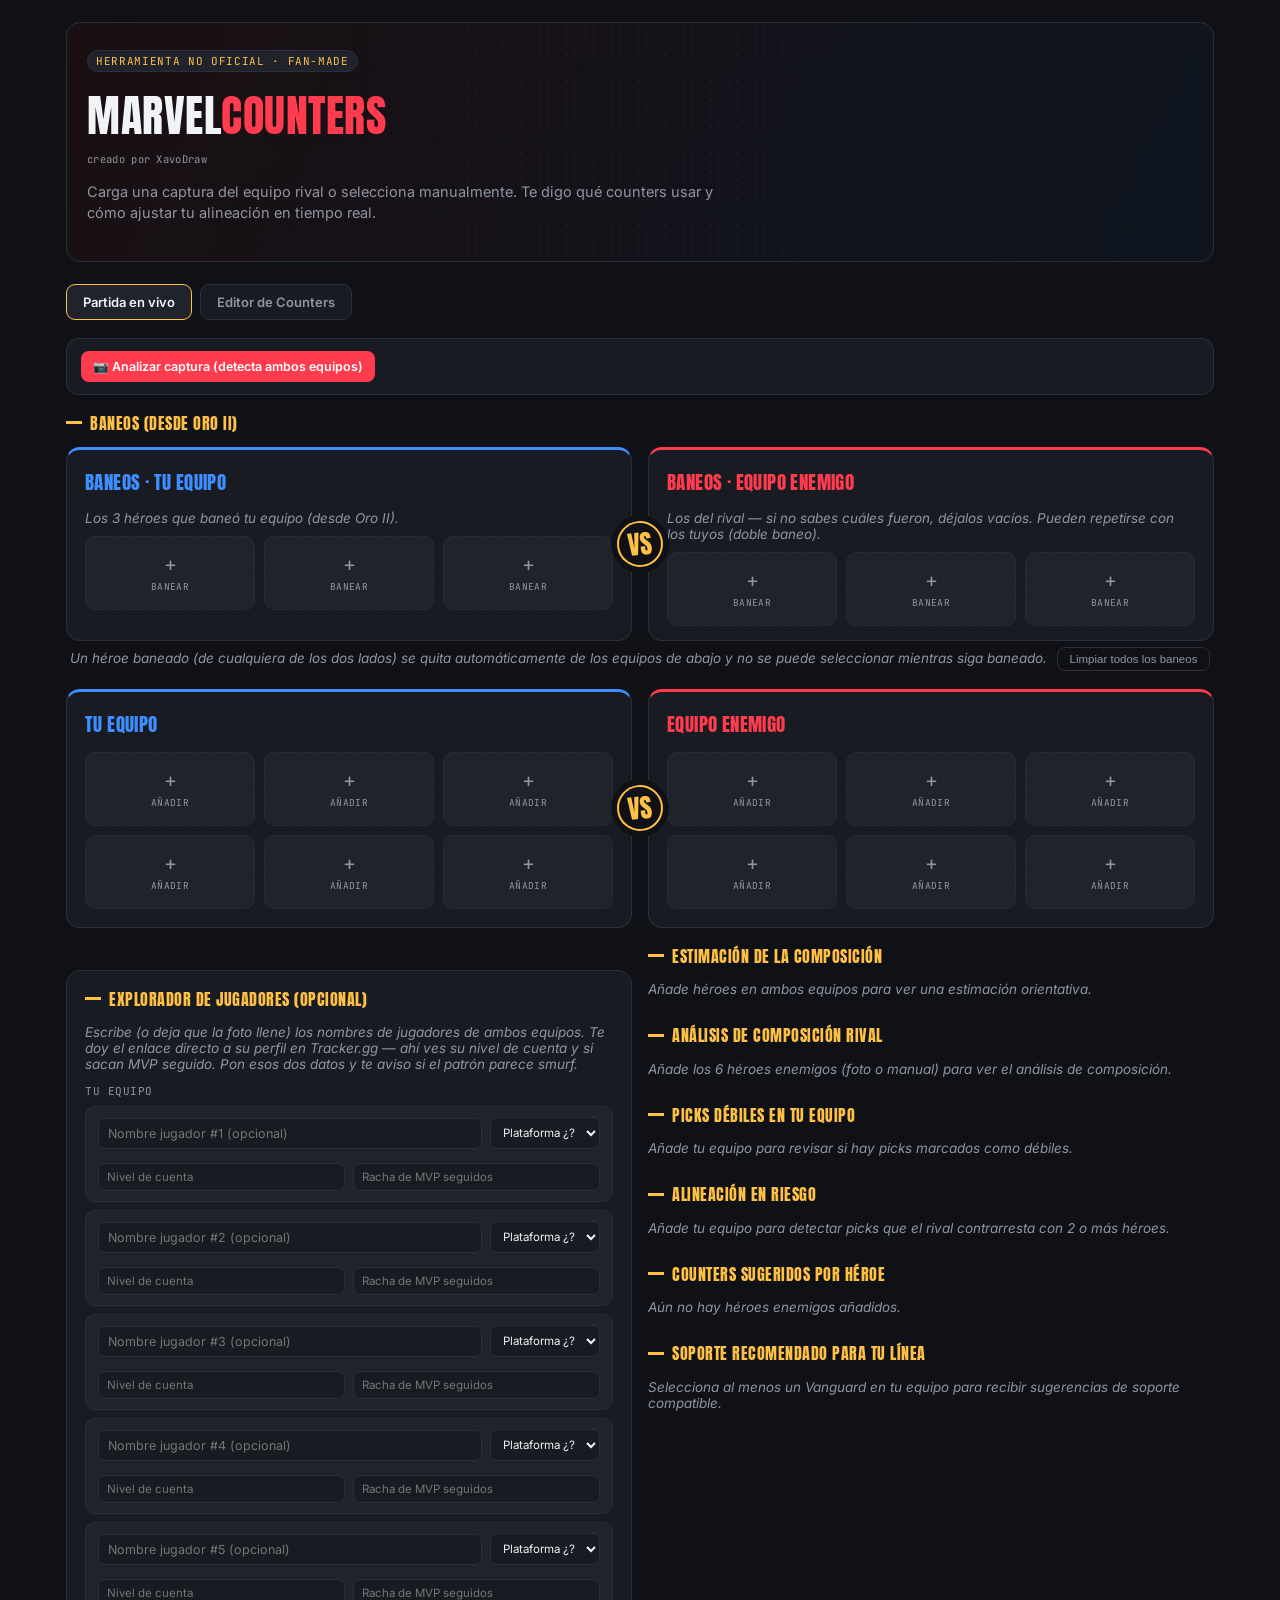
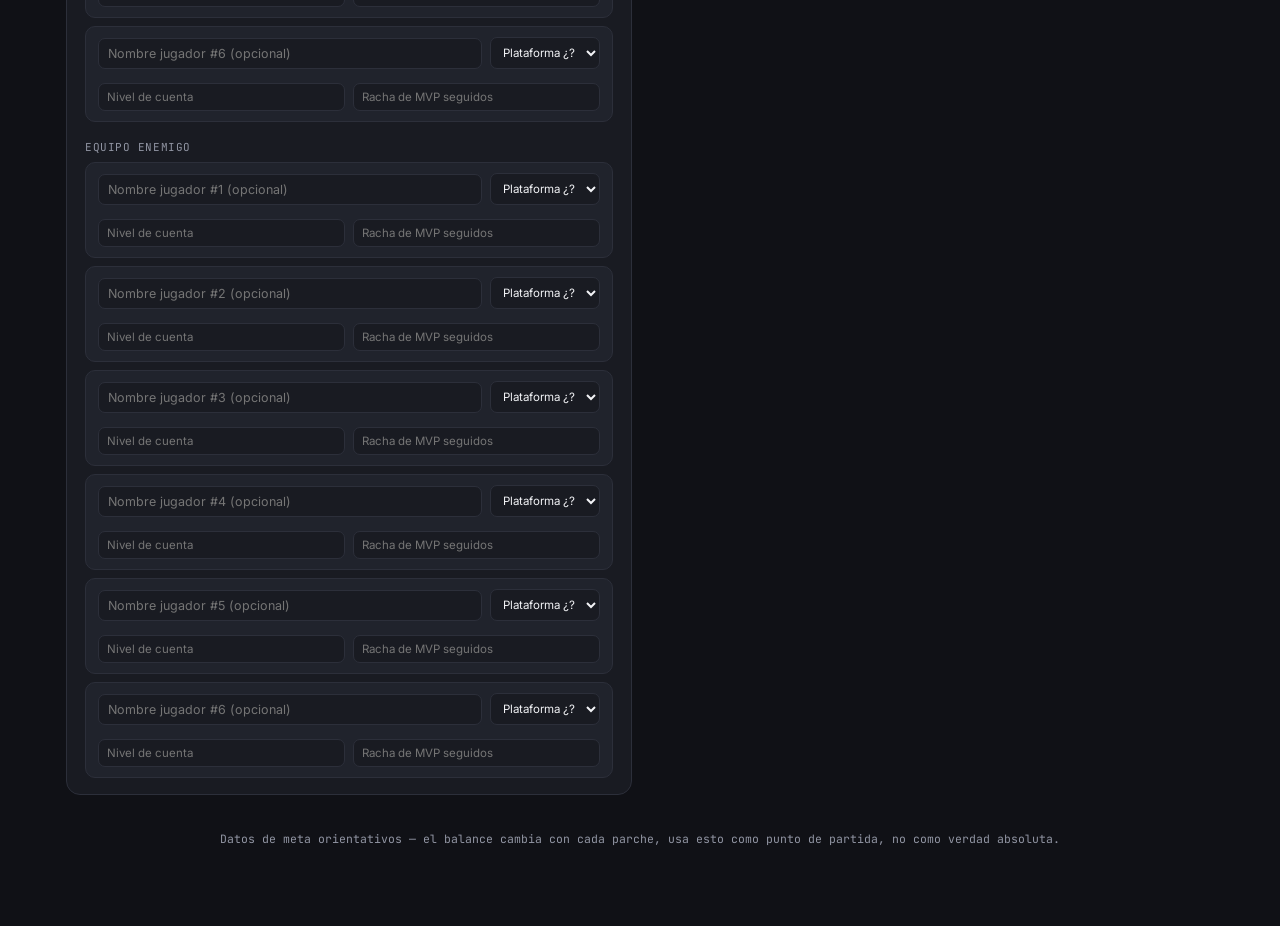
<file: versiones-anteriores/Marvel Counters 2.html>
<!DOCTYPE html>
<html lang="es">
<head>
<meta charset="UTF-8">
<meta name="viewport" content="width=device-width, initial-scale=1.0">
<title>Marvel Counters</title>
<link rel="preconnect" href="https://fonts.googleapis.com">
<link href="https://fonts.googleapis.com/css2?family=Anton&family=Inter:wght@400;500;600;700;800&family=JetBrains+Mono:wght@500&display=swap" rel="stylesheet">
<style>
  :root{
    --bg:#101116;
    --panel:#191b22;
    --panel-alt:#20232c;
    --line:#2c2f3a;
    --enemy:#ff3b4e;
    --enemy-dim:#5c2530;
    --ally:#3e8eff;
    --ally-dim:#1f3a63;
    --gold:#ffc145;
    --text:#f2f3f6;
    --muted:#9195a3;
    --vg:#ff8a3d;
    --du:#ff3b4e;
    --st:#3ecf8e;
  }
  *{box-sizing:border-box;}
  body{margin:0;background:var(--bg);color:var(--text);font-family:'Inter',sans-serif;-webkit-font-smoothing:antialiased;}
  .halftone{
    background-image:radial-gradient(circle, rgba(255,255,255,0.14) 1px, transparent 1.4px);
    background-size:7px 7px;
  }
  .wrap{max-width:1180px;margin:0 auto;padding:22px 16px 80px;}
  header{position:relative;padding:26px 20px 22px;margin-bottom:22px;border-radius:14px;overflow:hidden;
    background:linear-gradient(120deg,#1a0f12 0%,#12131a 55%,#0f1620 100%);border:1px solid var(--line);}
  header .halftone-strip{position:absolute;inset:0;opacity:.5;background-image:
    radial-gradient(circle, rgba(255,59,78,0.18) 1px, transparent 1.4px);
    background-size:9px 9px;-webkit-mask-image:linear-gradient(90deg,transparent,black 40%,black 60%,transparent);}
  h1{font-family:'Anton',sans-serif;font-weight:400;letter-spacing:.5px;font-size:clamp(28px,5vw,44px);margin:0 0 4px;
    text-transform:uppercase;position:relative;z-index:1;}
  h1 span{color:var(--enemy);}
  .sub{color:var(--muted);font-size:14.5px;position:relative;z-index:1;max-width:640px;line-height:1.5;}
  .badge{display:inline-block;font-family:'JetBrains Mono',monospace;font-size:11px;letter-spacing:.06em;
    background:var(--panel-alt);border:1px solid var(--line);color:var(--gold);padding:3px 8px;border-radius:20px;margin-bottom:10px;position:relative;z-index:1;}

  .teams{display:grid;grid-template-columns:1fr 1fr;gap:16px;position:relative;}
  @media(max-width:760px){.teams{grid-template-columns:1fr;}}
  .vs-divider{display:none;}
  @media(min-width:761px){
    .vs-divider{display:flex;align-items:center;justify-content:center;position:absolute;left:50%;top:0;bottom:0;
      transform:translateX(-50%);width:56px;z-index:2;pointer-events:none;}
    .vs-divider span{font-family:'Anton',sans-serif;font-size:26px;color:var(--gold);background:var(--bg);
      border:2px solid var(--gold);width:46px;height:46px;border-radius:50%;display:flex;align-items:center;justify-content:center;
      transform:rotate(-6deg);box-shadow:0 0 0 6px var(--bg);}
  }

  .panel{background:var(--panel);border:1px solid var(--line);border-radius:14px;padding:18px;position:relative;}
  .panel.enemy{border-top:3px solid var(--enemy);}
  .panel.ally{border-top:3px solid var(--ally);}
  .panel-head{display:flex;align-items:center;justify-content:space-between;margin-bottom:14px;flex-wrap:wrap;gap:8px;}
  .panel-title{font-family:'Anton',sans-serif;font-size:19px;letter-spacing:.4px;text-transform:uppercase;}
  .panel.enemy .panel-title{color:var(--enemy);}
  .panel.ally .panel-title{color:var(--ally);}

  .upload-btn{font-family:'Inter',sans-serif;font-weight:600;font-size:12.5px;background:var(--enemy);color:#fff;
    border:none;padding:8px 12px;border-radius:8px;cursor:pointer;display:flex;align-items:center;gap:6px;}
  .upload-btn:hover{filter:brightness(1.1);}
  .upload-btn:disabled{opacity:.5;cursor:wait;}
  .status-line{font-family:'JetBrains Mono',monospace;font-size:11.5px;color:var(--gold);margin:-4px 0 10px;min-height:14px;}

  .slots{display:grid;grid-template-columns:repeat(3,1fr);gap:9px;}
  @media(max-width:420px){.slots{grid-template-columns:repeat(2,1fr);}}
  .slot{background:var(--panel-alt);border:1.5px dashed var(--line);border-radius:10px;padding:10px 8px;text-align:center;
    cursor:pointer;min-height:74px;display:flex;flex-direction:column;align-items:center;justify-content:center;gap:4px;transition:.15s;}
  .slot:hover{border-color:var(--gold);}
  .slot.filled{border-style:solid;}
  .panel.enemy .slot.filled{border-color:var(--enemy);background:#241318;}
  .panel.ally .slot.filled{border-color:var(--ally);background:#131c29;}
  .slot .name{font-weight:700;font-size:12.5px;line-height:1.2;}
  .slot .role{font-family:'JetBrains Mono',monospace;font-size:9.5px;color:var(--muted);text-transform:uppercase;letter-spacing:.05em;}
  .slot .plus{font-size:20px;color:var(--muted);}
  .slot.auto::after{content:'auto · toca para corregir';font-size:8.5px;color:var(--gold);font-family:'JetBrains Mono',monospace;}

  .roletag{display:inline-block;font-size:9px;padding:1px 6px;border-radius:5px;font-family:'JetBrains Mono',monospace;letter-spacing:.04em;}
  .roletag.Vanguard{background:rgba(255,138,61,.15);color:var(--vg);}
  .roletag.Duelist{background:rgba(255,59,78,.15);color:var(--du);}
  .roletag.Strategist{background:rgba(62,207,142,.15);color:var(--st);}

  /* modal */
  .modal-bg{position:fixed;inset:0;background:rgba(8,9,12,.75);backdrop-filter:blur(2px);display:none;align-items:flex-end;justify-content:center;z-index:50;}
  .modal-bg.open{display:flex;}
  @media(min-width:640px){.modal-bg{align-items:center;}}
  .modal{background:var(--panel);border:1px solid var(--line);border-radius:16px 16px 0 0;width:100%;max-width:480px;max-height:78vh;
    display:flex;flex-direction:column;padding:16px;}
  @media(min-width:640px){.modal{border-radius:16px;}}
  .modal input{width:100%;background:var(--panel-alt);border:1px solid var(--line);color:var(--text);padding:10px 12px;
    border-radius:9px;font-size:14px;margin-bottom:10px;font-family:'Inter',sans-serif;}
  .modal input:focus{outline:none;border-color:var(--gold);}
  .modal-list{overflow-y:auto;flex:1;display:flex;flex-direction:column;gap:4px;}
  .modal-item{display:flex;align-items:center;justify-content:space-between;padding:9px 10px;border-radius:8px;cursor:pointer;}
  .modal-item-disabled{opacity:.35;cursor:not-allowed;}
  .modal-item-disabled:hover{background:none;}
  .modal-item:hover{background:var(--panel-alt);}
  .modal-item .n{font-weight:600;font-size:13.5px;}
  .modal-close{align-self:flex-end;background:none;border:none;color:var(--muted);font-size:13px;cursor:pointer;margin-bottom:6px;}

  section.analysis{margin-top:26px;}
  .sec-title{font-family:'Anton',sans-serif;font-size:16px;letter-spacing:.5px;text-transform:uppercase;color:var(--gold);
    margin:26px 0 12px;display:flex;align-items:center;gap:8px;}
  .sec-title::before{content:'';width:16px;height:3px;background:var(--gold);display:inline-block;}

  .comp-banner{background:var(--panel);border:1px solid var(--line);border-left:4px solid var(--gold);border-radius:10px;
    padding:14px 16px;font-size:14px;line-height:1.55;}
  .comp-banner b{color:var(--gold);}
  .empty-hint{color:var(--muted);font-size:13.5px;font-style:italic;}

  .counter-card{background:var(--panel);border:1px solid var(--line);border-radius:12px;padding:13px 15px;margin-bottom:10px;}
  .counter-card .enemy-name{font-weight:800;color:var(--enemy);font-size:14.5px;}
  .counter-card .role-mini{font-size:10px;color:var(--muted);margin-left:6px;}
  .counter-list{display:flex;flex-wrap:wrap;gap:7px;margin-top:8px;}
  .pill{background:var(--panel-alt);border:1px solid var(--line);border-radius:20px;padding:5px 11px;font-size:12px;display:flex;align-items:center;gap:6px;}
  .pill.have{border-color:var(--ally);background:rgba(62,142,255,.12);}
  .pill .why{color:var(--muted);font-size:10.5px;}
  .pill .check{color:var(--ally);font-weight:800;}

  .healer-grid{display:grid;grid-template-columns:1fr 1fr;gap:10px;}
  @media(max-width:600px){.healer-grid{grid-template-columns:1fr;}}
  .healer-card{background:var(--panel);border:1px solid var(--line);border-radius:12px;padding:13px 15px;}
  .healer-card .h-name{font-weight:800;color:var(--st);font-size:13.5px;}
  .healer-card .h-reason{font-size:12.5px;color:var(--muted);margin-top:5px;line-height:1.45;}

  footer{margin-top:36px;text-align:center;color:var(--muted);font-size:11.5px;font-family:'JetBrains Mono',monospace;}
  .credit{color:var(--muted);font-size:10.5px;font-family:'JetBrains Mono',monospace;position:relative;z-index:1;margin:2px 0 8px;letter-spacing:.03em;}
  .split-row{display:grid;grid-template-columns:1fr 1fr;gap:16px;align-items:start;margin-top:16px;}
  @media(max-width:900px){.split-row{grid-template-columns:1fr;}}
  .split-row > section{margin-top:0;}
  .split-row .sec-title:first-child{margin-top:0;}

  /* risk-flagged ally slot */
  .slot.risk{border:2px solid var(--enemy)!important;background:#2a1116!important;box-shadow:0 0 0 3px rgba(255,59,78,.15);}
  .slot.risk .name::after{content:' ⚠';color:var(--enemy);}
  .risk-card{background:var(--panel);border:1px solid var(--enemy);border-left:4px solid var(--enemy);border-radius:12px;padding:13px 15px;margin-bottom:10px;}
  .risk-card .r-name{font-weight:800;color:var(--enemy);font-size:14.5px;}
  .risk-card .r-body{font-size:13px;color:var(--muted);margin-top:6px;line-height:1.5;}
  .risk-card .r-body b{color:var(--text);}

  /* scouting */
  section.scouting{margin-top:26px;background:var(--panel);border:1px solid var(--line);border-radius:14px;padding:16px 18px;}
  .scout-group{margin-bottom:18px;}
  .scout-group:last-child{margin-bottom:0;}
  .scout-group-title{font-family:'JetBrains Mono',monospace;font-size:11px;letter-spacing:.05em;text-transform:uppercase;
    color:var(--muted);margin-bottom:8px;}
  .scout-rows{display:flex;flex-direction:column;gap:8px;}
  .scout-row{background:var(--panel-alt);border:1px solid var(--line);border-radius:10px;padding:10px 12px;
    display:flex;flex-direction:column;gap:7px;}
  .scout-row .top-line{display:flex;gap:8px;flex-wrap:wrap;align-items:center;}
  .scout-row .top-line input[type=text]{flex:1;min-width:120px;background:var(--panel);border:1px solid var(--line);
    color:var(--text);padding:7px 9px;border-radius:7px;font-size:12.5px;font-family:'Inter',sans-serif;}
  .platform-select{background:var(--panel);border:1px solid var(--line);color:var(--text);padding:7px 8px;
    border-radius:7px;font-size:11.5px;font-family:'Inter',sans-serif;cursor:pointer;}
  .scout-links a{color:var(--gold);text-decoration:none;font-family:'JetBrains Mono',monospace;font-size:10.5px;margin-right:12px;}
  .scout-links a:hover{text-decoration:underline;}
  .scout-check{display:flex;gap:8px;}
  .scout-check input{width:100%;background:var(--panel);border:1px solid var(--line);color:var(--text);
    padding:6px 8px;border-radius:7px;font-size:11.5px;font-family:'Inter',sans-serif;}
  .scout-result{font-size:12px;line-height:1.5;display:none;}
  .scout-result.show{display:block;}
  .scout-result.smurf{color:var(--enemy);font-weight:600;}
  .smurf-box{margin-top:2px;padding:8px 10px;border:1px solid var(--enemy);border-radius:8px;background:rgba(255,59,78,.1);}
  .smurf-box .title{color:var(--enemy);font-weight:800;font-size:12.5px;}
  .smurf-box .detail{font-size:11.5px;color:var(--muted);margin-top:4px;line-height:1.5;}
  .smurf-box .report-steps{font-size:11px;color:var(--text);margin-top:6px;line-height:1.5;}

  .tabbar{display:flex;gap:8px;margin-bottom:18px;}
  .tab-btn{background:var(--panel);border:1px solid var(--line);color:var(--muted);padding:9px 16px;border-radius:9px;
    font-weight:600;font-size:13px;cursor:pointer;font-family:'Inter',sans-serif;}
  .tab-btn.active{color:var(--text);border-color:var(--gold);background:var(--panel-alt);}

  .scan-bar{display:flex;align-items:center;gap:14px;flex-wrap:wrap;margin-bottom:16px;
    background:var(--panel);border:1px solid var(--line);border-radius:12px;padding:12px 14px;}
  .scan-bar .status-line{margin:0;flex:1;min-width:180px;}

  #editorHeroSearch{width:100%;background:var(--panel-alt);border:1px solid var(--line);color:var(--text);
    padding:10px 12px;border-radius:9px;font-size:14px;font-family:'Inter',sans-serif;}
  #editorHeroSearch:focus{outline:none;border-color:var(--gold);}
  .role-filter-bar{display:flex;gap:6px;margin:10px 0;flex-wrap:wrap;}
  .role-filter-btn{background:var(--panel);border:1px solid var(--line);color:var(--muted);padding:6px 13px;
    border-radius:8px;font-size:12px;font-weight:600;cursor:pointer;font-family:'Inter',sans-serif;}
  .role-filter-btn:hover{border-color:var(--gold);}
  .role-filter-btn.active{color:var(--text);border-color:var(--gold);background:var(--panel-alt);}
  .hero-grid{display:grid;grid-template-columns:repeat(auto-fill,minmax(130px,1fr));gap:8px;
    max-height:260px;overflow-y:auto;margin:0 0 16px;padding:2px;}
  .hero-grid-item{background:var(--panel-alt);border:1px solid var(--line);border-radius:9px;padding:9px 10px;
    cursor:pointer;text-align:center;display:flex;flex-direction:column;gap:5px;align-items:center;transition:.12s;}
  .hero-grid-item:hover{border-color:var(--gold);}
  .hero-grid-item .n{font-weight:600;font-size:12.5px;line-height:1.25;}
  .mini-btn{background:none;border:1px solid var(--line);color:var(--muted);font-size:10px;padding:2px 7px;
    border-radius:12px;margin-left:6px;cursor:pointer;font-family:'Inter',sans-serif;}
  .mini-btn:hover{border-color:var(--gold);color:var(--gold);}
  .editor-add-row{display:flex;gap:8px;margin-top:12px;flex-wrap:wrap;}
  .editor-add-row input{flex:1;min-width:140px;background:var(--panel-alt);border:1px solid var(--line);color:var(--text);
    padding:8px 10px;border-radius:8px;font-size:12.5px;font-family:'Inter',sans-serif;}
  .editor-add-row button{background:var(--ally);color:#fff;border:none;padding:8px 14px;border-radius:8px;
    font-weight:600;font-size:12.5px;cursor:pointer;white-space:nowrap;}
  .autocomplete-wrap{position:relative;flex:1;min-width:140px;}
  .autocomplete-wrap input{width:100%;}
  .suggest-list{display:none;position:absolute;top:calc(100% + 4px);left:0;right:0;z-index:20;
    background:var(--panel);border:1px solid var(--line);border-radius:8px;max-height:180px;overflow-y:auto;
    box-shadow:0 8px 20px rgba(0,0,0,.4);}
  .suggest-list.show{display:block;}
  .suggest-item{display:flex;align-items:center;justify-content:space-between;padding:8px 10px;font-size:12.5px;
    cursor:pointer;}
  .suggest-item:hover{background:var(--panel-alt);}
  .pill.hidden-pill{opacity:.4;text-decoration:line-through;}
  .pill.top-pill{border-color:var(--gold);background:rgba(255,193,69,.12);}
  .star-btn.active{color:var(--gold);border-color:var(--gold);}
  .weak-toggle{display:flex;align-items:center;gap:8px;font-size:12.5px;color:var(--muted);margin-bottom:12px;
    background:var(--panel-alt);border:1px solid var(--line);border-radius:8px;padding:8px 10px;cursor:pointer;}
  .weak-toggle input{accent-color:var(--enemy);width:15px;height:15px;}
  .weak-toggle b{color:var(--text);}

  .ban-panel{padding-bottom:14px;}
  .ban-clear-btn{background:none;border:1px solid var(--line);color:var(--muted);padding:5px 12px;border-radius:8px;
    font-size:11.5px;cursor:pointer;}

  .winprob-bar-outer{background:var(--panel-alt);border:1px solid var(--line);border-radius:20px;height:22px;
    overflow:hidden;margin-top:8px;position:relative;}
  .winprob-bar-inner{height:100%;border-radius:20px;transition:width .3s;}
  .winprob-label{position:absolute;inset:0;display:flex;align-items:center;justify-content:center;
    font-size:11.5px;font-weight:700;color:#fff;text-shadow:0 1px 2px rgba(0,0,0,.6);}

  .editor-image-row{display:flex;align-items:center;gap:14px;margin-bottom:12px;}
  .editor-image-preview{width:64px;height:64px;border-radius:10px;background:var(--panel-alt);border:1px solid var(--line);
    display:flex;align-items:center;justify-content:center;overflow:hidden;flex-shrink:0;}
  .editor-image-preview img{width:100%;height:100%;object-fit:cover;}
  .editor-image-preview .no-img{font-size:9px;color:var(--muted);text-align:center;padding:4px;}
  .editor-image-actions{display:flex;flex-direction:column;gap:6px;}
  .upload-mini{display:inline-block;cursor:pointer;}
</style>
</head>
<body>
<div class="wrap">

  <header>
    <div class="halftone-strip"></div>
    <span class="badge">HERRAMIENTA NO OFICIAL · FAN-MADE</span>
    <h1>MARVEL<span>COUNTERS</span></h1>
    <p class="credit">creado por XavoDraw</p>
    <p class="sub">Carga una captura del equipo rival o selecciona manualmente. Te digo qué counters usar y cómo ajustar tu alineación en tiempo real.</p>
  </header>

  <div class="tabbar">
    <button class="tab-btn active" id="tabMain">Partida en vivo</button>
    <button class="tab-btn" id="tabEditor">Editor de Counters</button>
  </div>

  <div id="mainView">

  <div class="scan-bar">
    <button class="upload-btn" id="uploadBtn">📷 Analizar captura (detecta ambos equipos)</button>
    <input type="file" id="fileInput" accept="image/*" style="display:none">
    <span class="status-line" id="statusLine"></span>
  </div>

  <div class="sec-title" style="margin-top:0;">Baneos (desde Oro II)</div>
  <div class="teams">
    <div class="vs-divider"><span>VS</span></div>
    <div class="panel ally ban-panel">
      <div class="panel-head">
        <div class="panel-title">Baneos · Tu equipo</div>
      </div>
      <p class="empty-hint" style="margin:0 0 10px;">Los 3 héroes que baneó tu equipo (desde Oro II).</p>
      <div class="slots" id="banAllySlots"></div>
    </div>
    <div class="panel enemy ban-panel">
      <div class="panel-head">
        <div class="panel-title">Baneos · Equipo enemigo</div>
      </div>
      <p class="empty-hint" style="margin:0 0 10px;">Los del rival — si no sabes cuáles fueron, déjalos vacíos. Pueden repetirse con los tuyos (doble baneo).</p>
      <div class="slots" id="banEnemySlots"></div>
    </div>
  </div>
  <p class="empty-hint" style="text-align:center;margin:6px 0 18px;">Un héroe baneado (de cualquiera de los dos lados) se quita automáticamente de los equipos de abajo y no se puede seleccionar mientras siga baneado. <button class="ban-clear-btn" id="clearBansBtn" style="margin:0 0 0 6px;">Limpiar todos los baneos</button></p>

  <div class="teams">
    <div class="vs-divider"><span>VS</span></div>

    <div class="panel ally">
      <div class="panel-head">
        <div class="panel-title">Tu Equipo</div>
      </div>
      <div class="slots" id="allySlots"></div>
    </div>

    <div class="panel enemy">
      <div class="panel-head">
        <div class="panel-title">Equipo Enemigo</div>
      </div>
      <div class="slots" id="enemySlots"></div>
    </div>
  </div>

  <div class="split-row">
    <section class="scouting">
      <div class="sec-title">Explorador de jugadores (opcional)</div>
      <p class="empty-hint" style="margin-bottom:12px;">Escribe (o deja que la foto llene) los nombres de jugadores de ambos equipos. Te doy el enlace directo a su perfil en Tracker.gg — ahí ves su nivel de cuenta y si sacan MVP seguido. Pon esos dos datos y te aviso si el patrón parece smurf.</p>

      <div class="scout-group">
        <div class="scout-group-title">Tu equipo</div>
        <div id="scoutRowsAlly" class="scout-rows"></div>
      </div>

      <div class="scout-group">
        <div class="scout-group-title">Equipo enemigo</div>
        <div id="scoutRowsEnemy" class="scout-rows"></div>
      </div>
    </section>

    <section class="analysis" id="analysis"></section>
  </div>

  </div>

  <div id="editorView" style="display:none;">
    <div class="sec-title">Editor de Counters</div>
    <p class="empty-hint" style="margin-bottom:12px;">Elige un héroe enemigo y ajusta según tu experiencia qué lo contrarresta. Marca ⭐ el counter más fuerte, y ⚠ si un héroe es un pick débil que no recomiendas. Se guarda en tu navegador — usa exportar/importar para respaldarlo o compartirlo.</p>
    <div class="scan-bar">
      <button class="upload-btn" id="exportBtn" style="background:var(--ally);">⬇️ Exportar mis datos (.json)</button>
      <label class="upload-btn" style="background:var(--panel-alt);border:1px solid var(--line);cursor:pointer;">⬆️ Importar<input type="file" accept="application/json" id="importInput" style="display:none;"></label>
      <span class="status-line" id="importStatus"></span>
    </div>
    <input type="text" id="editorHeroSearch" placeholder="Buscar héroe a editar...">
    <div class="role-filter-bar" id="editorRoleFilter">
      <button class="role-filter-btn active" data-role="">Todos</button>
      <button class="role-filter-btn" data-role="Vanguard">Vanguard</button>
      <button class="role-filter-btn" data-role="Duelist">Duelist</button>
      <button class="role-filter-btn" data-role="Strategist">Strategist</button>
    </div>
    <div id="editorHeroList" class="hero-grid"></div>
    <div id="editorDetail"></div>
  </div>

  <footer>Datos de meta orientativos — el balance cambia con cada parche, usa esto como punto de partida, no como verdad absoluta.</footer>
</div>

<div class="modal-bg" id="modalBg">
  <div class="modal">
    <button class="modal-close" id="modalClose">cerrar ✕</button>
    <input type="text" id="modalSearch" placeholder="Buscar héroe...">
    <div class="modal-list" id="modalList"></div>
  </div>
</div>

<script>
/* ---------------- HERO DATA ---------------- */
const HEROES = [
  // Vanguards
  {n:"Angela",r:"Vanguard",t:["dive","aerial","mobility"]},
  {n:"Captain America",r:"Vanguard",t:["brawl","anti_dive","peel"]},
  {n:"Deadpool (Vanguard)",r:"Vanguard",dpGroup:true,t:["shield","brawl","melee"]},
  {n:"Devil Dinosaur",r:"Vanguard",t:["brawl","melee","anti_dive"]},
  {n:"Doctor Strange",r:"Vanguard",t:["shield","melee_caster","anti_dive"]},
  {n:"Emma Frost",r:"Vanguard",t:["shield","brawl","cc"]},
  {n:"Groot",r:"Vanguard",t:["shield","zone","wall"]},
  {n:"Hulk",r:"Vanguard",t:["brawl","melee","cc"]},
  {n:"Magneto",r:"Vanguard",t:["shield","zone","poke_resist"]},
  {n:"Peni Parker",r:"Vanguard",t:["zone","turret","area_denial"]},
  {n:"Rogue",r:"Vanguard",t:["dive","aerial","mobility"]},
  {n:"The Thing",r:"Vanguard",t:["brawl","melee","anti_dive"]},
  {n:"Thor",r:"Vanguard",t:["brawl","melee","dive_lite"]},
  {n:"Venom",r:"Vanguard",t:["dive","mobility","brawl"]},
  // Duelists
  {n:"Black Cat",r:"Duelist",t:["dive","melee","mobility"]},
  {n:"Black Panther",r:"Duelist",t:["dive","mobility","melee"]},
  {n:"Black Widow",r:"Duelist",t:["sniper","long_range","poke"]},
  {n:"Blade",r:"Duelist",t:["dive","melee","anti_heal"]},
  {n:"Cyclops",r:"Duelist",t:["ranged","burst","poke"]},
  {n:"Daredevil",r:"Duelist",t:["dive","melee","mobility"]},
  {n:"Deadpool (Duelist)",r:"Duelist",dpGroup:true,t:["melee","mobility","sustain"]},
  {n:"Elsa Bloodstone",r:"Duelist",t:["ranged","sustained","poke"]},
  {n:"Hawkeye",r:"Duelist",t:["sniper","long_range","poke"]},
  {n:"Hela",r:"Duelist",t:["ranged","burst","anti_heal"]},
  {n:"Human Torch",r:"Duelist",t:["aerial","mobility","burst"]},
  {n:"Iron Fist",r:"Duelist",t:["dive","melee","mobility"]},
  {n:"Iron Man",r:"Duelist",t:["ranged","aerial","burst"]},
  {n:"Magik",r:"Duelist",t:["dive","melee","mobility"]},
  {n:"Mister Fantastic",r:"Duelist",t:["poke","mobility","area_denial"]},
  {n:"Moon Knight",r:"Duelist",t:["burst","true_damage","cc"]},
  {n:"Namor",r:"Duelist",t:["zone","shield_breaker","ranged"]},
  {n:"Phoenix",r:"Duelist",t:["ranged","aerial","mobility"]},
  {n:"Psylocke",r:"Duelist",t:["dive","mobility","stealth_counter"]},
  {n:"Punisher",r:"Duelist",t:["ranged","sustained","shield_breaker"]},
  {n:"Scarlet Witch",r:"Duelist",t:["burst","area_denial","cc"]},
  {n:"Spider-Man",r:"Duelist",t:["dive","mobility","melee"]},
  {n:"Squirrel Girl",r:"Duelist",t:["melee","annoy","mobility"]},
  {n:"Star-Lord",r:"Duelist",t:["aerial","mobility","dive"]},
  {n:"Storm",r:"Duelist",t:["aerial","area_denial","poke"]},
  {n:"Winter Soldier",r:"Duelist",t:["mobility","burst","hook"]},
  {n:"Wolverine",r:"Duelist",t:["dive","melee","sustain"]},
  // Strategists
  {n:"Adam Warlock",r:"Strategist",t:["revive","static","burst_heal"]},
  {n:"Cloak & Dagger",r:"Strategist",t:["mobile","dash","dual"]},
  {n:"Deadpool (Strategist)",r:"Strategist",dpGroup:true,t:["sustain_heal","mobile","brawl"]},
  {n:"Gambit",r:"Strategist",t:["burst_heal","utility","area_denial"]},
  {n:"Invisible Woman",r:"Strategist",t:["shield","static","aoe"]},
  {n:"Jeff the Land Shark",r:"Strategist",t:["mobile","poke_heal","escape"]},
  {n:"Jubilee",r:"Strategist",t:["burst_heal","mobile","aoe"]},
  {n:"Loki",r:"Strategist",t:["deception","ult_steal","clone"]},
  {n:"Luna Snow",r:"Strategist",t:["burst_heal","static","aoe"]},
  {n:"Mantis",r:"Strategist",t:["sustain_heal","cc","mobile"]},
  {n:"Rocket Raccoon",r:"Strategist",t:["static","turret","backline"]},
  {n:"Ultron",r:"Strategist",t:["turret","aerial","backline"]},
  {n:"White Fox",r:"Strategist",t:["brawl_heal","melee","mobile"]},
];
const byName = Object.fromEntries(HEROES.map(h=>[h.n,h]));

// true si el héroe cubre ese rol, incluyendo héroes Multi-Role (ej: Deadpool) que cubren varios
function heroHasRole(hero, role){
  if(!hero) return false;
  if(hero.r===role) return true;
  if(hero.roles && hero.roles.includes(role)) return true;
  return false;
}
// genera el/los roletag de un héroe (varios si es Multi-Role)
function roleTagsHtml(hero){
  if(hero.roles && hero.roles.length){
    return hero.roles.map(r=>`<span class="roletag ${r}">${r}</span>`).join(" ");
  }
  return `<span class="roletag ${hero.r}">${hero.r}</span>`;
}

/* ---------------- CURATED COUNTERS ---------------- */
const COUNTERS = {
  "Doctor Strange":[{c:"Thor",w:"Cierra distancia cuerpo a cuerpo y burstea antes de que pueda sostener el escudo."},{c:"Punisher",w:"DPS sostenido que desgasta el escudo sin exponerse."},{c:"Magik",w:"Portal que lo flanquea por un ángulo sin escudo y burstea desde ahí."},{c:"Black Panther",w:"Dash que cierra distancia y burst melee que lo castiga una vez flanqueado."},{c:"Hulk",w:"Salto que le disputa el espacio directamente y CC que lo saca de posición pese al escudo."},{c:"Venom",w:"Dive que lo obliga a reposicionarse o gastar el portal, dándole espacio a tu equipo."},{c:"Groot",w:"Muros que le cortan ángulos de escudo/portal y frontline propio para pelear el espacio."},{c:"The Thing",w:"Presión melee sostenida que desgasta el escudo y anti-dive que le quita opciones de reposicionarse."},{c:"Luna Snow",w:"Sostiene a tu frontline contra su daño para que aguanten más que su escudo y ultimate."},{c:"Loki",w:"Puede robar su ultimate o usar clones/decepción para gastar el Eye of Agamotto sin riesgo."}],
  "Magneto":[{c:"Namor",w:"Rompe escudos y castiga el posicionamiento estático."},{c:"Wolverine",w:"Burst melee que ignora mitigación a distancia."},{c:"Punisher",w:"Presión constante que agota su escudo."}],
  "Groot":[{c:"Storm",w:"Vuela sobre los muros y evita el bloqueo de línea de visión."},{c:"Iron Man",w:"Posición aérea elude las paredes de Groot."},{c:"Human Torch",w:"Movilidad aérea rodea las zonas negadas."}],
  "Venom":[{c:"Captain America",w:"Vanguard anti-dive diseñado para interceptar buzos."},{c:"Cloak & Dagger",w:"Escape rápido para salvar al healer que Venom busca matar."},{c:"Iron Man",w:"Burst a distancia antes de que Venom cierre distancia."}],
  "Thor":[{c:"Scarlet Witch",w:"CC y daño de área que castiga su acercamiento melee."},{c:"Hawkeye",w:"Poke a distancia antes de que pueda entrar en rango."},{c:"Namor",w:"Zonifica y desgasta antes del engage."}],
  "Hulk":[{c:"Moon Knight",w:"Daño verdadero que ignora parte de su durabilidad."},{c:"Scarlet Witch",w:"Control de área que interrumpe sus saltos."},{c:"Black Widow",w:"Poke sostenido que lo desgasta sin exponerse al salto."}],
  "Peni Parker":[{c:"Spider-Man",w:"Movilidad para esquivar minas y llegar directo a ella."},{c:"Iron Fist",w:"Dive rápido que evita el campo de minas."},{c:"Human Torch",w:"Ruta aérea que ignora el terreno minado."}],
  "Captain America":[{c:"Hawkeye",w:"Kite a distancia, evita el enfrentamiento cuerpo a cuerpo."},{c:"Black Widow",w:"Poke sostenido que castiga su falta de alcance."},{c:"Punisher",w:"Daño a distancia constante fuera de su rango de peleo."}],
  "The Thing":[{c:"Hawkeye",w:"Kite y poke, evita el intercambio melee."},{c:"Storm",w:"Presión aérea fuera de su alcance."},{c:"Punisher",w:"Sostenido a distancia sin exponerse."}],
  "Emma Frost":[{c:"Moon Knight",w:"Daño verdadero que reduce el valor de su forma diamante."},{c:"Psylocke",w:"Burst melee rápido antes de que reaccione."},{c:"Namor",w:"Desgaste a distancia constante."}],
  "Iron Man":[{c:"Storm",w:"Superioridad aérea, puede perseguirlo en el aire."},{c:"Hawkeye",w:"Precisión a distancia que castiga su poca vida."},{c:"Winter Soldier",w:"Gancho de movilidad para alcanzarlo pese al vuelo."}],
  "Squirrel Girl":[{c:"Iron Man",w:"Burst aéreo que la elimina antes de que moleste."},{c:"Hela",w:"Daño a distancia que castiga su baja vida."},{c:"Black Widow",w:"Precisión que la elimina rápido."}],
  "Hawkeye":[{c:"Spider-Man",w:"Dive rápido que cierra distancia antes de que pueda apuntar."},{c:"Black Panther",w:"Movilidad para llegar al francotirador."},{c:"Psylocke",w:"Cierra distancia y lo elimina en su propio rango."}],
  "Black Widow":[{c:"Spider-Man",w:"Movilidad para presionarla de cerca."},{c:"Iron Fist",w:"Dive rápido antes de que consiga ángulo."},{c:"Magik",w:"Portal de movilidad para flanquearla."}],
  "Luna Snow":[{c:"Spider-Man",w:"Dive directo al soporte antes de que reaccione."},{c:"Black Panther",w:"Movilidad para aislarla del equipo."},{c:"Iron Fist",w:"Presión melee rápida sobre el healer."}],
  "Mantis":[{c:"Hela",w:"Burst que la elimina antes de que pueda dormir/curar."},{c:"Black Widow",w:"Headshot que la baja en pocos golpes."},{c:"Winter Soldier",w:"Gancho para aislarla del grupo."}],
  "Adam Warlock":[{c:"Scarlet Witch",w:"CC que interrumpe el canal de su revivir."},{c:"Magik",w:"Burst melee rápido durante su ventana de reviving."},{c:"Moon Knight",w:"Daño explosivo antes de que complete el ult."}],
  "Cloak & Dagger":[{c:"Punisher",w:"DPS sostenido que castiga sus dashes cortos."},{c:"Winter Soldier",w:"Gancho que anula su movilidad de escape."},{c:"Hela",w:"Burst que la elimina antes del segundo dash."}],
  "Rocket Raccoon":[{c:"Spider-Man",w:"Dive directo a la retaguardia donde se posiciona."},{c:"Iron Fist",w:"Alcance rápido sobre el healer estático."},{c:"Wolverine",w:"Presión melee sostenida en backline."}],
  "Jeff the Land Shark":[{c:"Hela",w:"Burst antes de que pueda escapar nadando."},{c:"Black Widow",w:"Precisión que lo elimina rápido pese a su movilidad."}],
  "Loki":[{c:"Moon Knight",w:"Daño explosivo que ignora sus clones débiles."},{c:"Psylocke",w:"Detecta y corta rápido antes del engaño."}],
  "Invisible Woman":[{c:"Punisher",w:"Desgaste sostenido contra su escudo."},{c:"Hela",w:"Burst a distancia que ignora su barrera."},{c:"Namor",w:"Rompe escudos de forma efectiva."}],
  // --- entradas inversas: qué héroes castigan a estos picks tuyos si el rival los tiene ---
  "Iron Man":[{c:"Hela",w:"Burst hitscan a distancia que lo baja pese al vuelo."},{c:"Hulk",w:"Puede saltar y alcanzarlo en el aire, cortando su espacio."},{c:"Luna Snow",w:"Burst + control que interrumpe su movilidad aérea."},{c:"Angela",w:"Vanguard aéreo que le disputa el aire en igualdad o ventaja."},{c:"Storm",w:"Contesta directamente el espacio aéreo que Iron Man necesita."}],
  "Wolverine":[{c:"Scarlet Witch",w:"CC de área que corta su acercamiento antes de que conecte."},{c:"Emma Frost",w:"Forma diamante absorbe su burst melee inicial."},{c:"Luna Snow",w:"Slow/CC que evita que cierre distancia con su dash."}],
  "Spider-Man":[{c:"Captain America",w:"Vanguard anti-dive que lo intercepta antes de llegar al backline."},{c:"Emma Frost",w:"CC que lo detiene a mitad de su combo de swing."},{c:"Cloak & Dagger",w:"Puede evadir o proteger al aliado que Spider-Man busca aislar."}],
  "Black Panther":[{c:"Captain America",w:"Anti-dive directo que lo intercepta en su ruta al backline."},{c:"Emma Frost",w:"CC que interrumpe su combo de asalto."},{c:"Groot",w:"Muros que bloquean sus rutas de dash directas."}],
  "Hela":[{c:"Spider-Man",w:"Dive rápido que la presiona antes de que pueda hacer poke seguro."},{c:"Black Panther",w:"Cierra distancia y la elimina en su propio rango débil de cerca."},{c:"Magik",w:"Portal de movilidad para flanquearla desde un ángulo inesperado."}],
  "Hawkeye":[{c:"Spider-Man",w:"Dive directo antes de que pueda mantener distancia y apuntar."},{c:"Psylocke",w:"Cierra el rango rápido con movilidad y stealth."},{c:"Black Panther",w:"Presión melee que anula su ventaja de alcance."}],
  "Punisher":[{c:"Spider-Man",w:"Movilidad para cerrar distancia contra su DPS sostenido."},{c:"Black Panther",w:"Dive directo que anula su poke a rango medio."},{c:"Magik",w:"Flanqueo por portal que evita su línea de fuego."}],
  "Deadpool (Vanguard)":[{c:"Namor",w:"Rompe escudos y castiga el posicionamiento estático de su forma tanque."},{c:"Hela",w:"Burst a distancia que ignora la mitigación de su escudo."},{c:"Moon Knight",w:"Daño verdadero que reduce el valor de su durabilidad."}],
  "Deadpool (Duelist)":[{c:"Captain America",w:"Vanguard anti-dive que lo intercepta antes de llegar al backline."},{c:"Emma Frost",w:"CC que interrumpe su combo de acercamiento melee."},{c:"Scarlet Witch",w:"Control de área que castiga su approach cuerpo a cuerpo."}],
  "Deadpool (Strategist)":[{c:"Spider-Man",w:"Dive directo al soporte antes de que reaccione."},{c:"Black Panther",w:"Movilidad para aislarlo del resto de su equipo."},{c:"Hela",w:"Burst que lo elimina antes de que pueda sostener con sus cortes de curación."}],
  // --- héroes añadidos en temporadas recientes ---
  "Devil Dinosaur":[{c:"Phoenix",w:"Daño a distancia sostenido que aprovecha su hitbox gigante sin exponerse a su alcance melee."},{c:"Punisher",w:"DPS sostenido a distancia que lo desgasta antes de que pueda cerrar distancia."},{c:"Squirrel Girl",w:"Chip damage constante que castiga su hitbox grande sin necesidad de burst."}],
  "Rogue":[{c:"Mister Fantastic",w:"Burst y movilidad que la esquivan mientras la desgastan a distancia."},{c:"Iron Man",w:"Vuelo que evita por completo su rango de combate preferido."},{c:"Groot",w:"Muros y control de espacio que le niegan el engage directo."}],
  "Black Cat":[{c:"Peni Parker",w:"Zona de minas que castiga sus rutas de flanqueo."},{c:"Captain America",w:"Vanguard anti-dive que la intercepta antes de llegar al objetivo."},{c:"Magik",w:"Burst melee rápido que la elimina antes de que escale su suerte/Fortune."}],
  "Phoenix":[{c:"Invisible Woman",w:"Escudo que bloquea línea de visión y anula su daño a distancia."},{c:"Groot",w:"Muros que cortan sus ángulos de daño y fuerzan mal posicionamiento."},{c:"Black Widow",w:"Precisión a distancia que la elimina antes de que pueda mantener su rango preferido."}],
  "Gambit":[{c:"Black Panther",w:"Movilidad errática y presión constante que interrumpe su línea de soporte."},{c:"Magik",w:"Portal que le niega el espacio y tiempo que necesita para posicionar sus cartas."},{c:"Hela",w:"Burst a distancia que lo baja en pocos golpes antes de que pueda reaccionar."}],
  "Jubilee":[{c:"Black Panther",w:"Movilidad errática que dificulta el seguimiento de sus proyectiles y baja su supervivencia."},{c:"Spider-Man",w:"Dive rápido desde ángulos verticales antes de que establezca su ritmo de curación."},{c:"Psylocke",w:"Acercamiento con movilidad que la golpea antes de que cargue su ultimate."}],
  "Ultron":[{c:"Black Widow",w:"Precisión a distancia que lo elimina antes de que pueda sostener su posición."},{c:"Adam Warlock",w:"Burst de daño fuerte para un Strategist que lo baja rápido."},{c:"Spider-Man",w:"Dive directo que lo atrapa fuera de posición con sus escudos en cooldown."}],
  "White Fox":[{c:"Moon Knight",w:"Daño verdadero y burst que supera su curación de cercanía."},{c:"Human Torch",w:"Presión aérea sostenida que la desgasta fuera de su rango de curación cuerpo a cuerpo."},{c:"Blade",w:"Burst con reducción de curación que corta directamente su capacidad de sanar."}],
};

/* fallback tag-based reasoning if no curated entry */
const TAG_RULES = [
  {enemyTag:"shield", counterTag:"shield_breaker", why:"Ignora o rompe escudos de forma efectiva."},
  {enemyTag:"shield", counterTag:"burst", why:"Daño explosivo que fuerza a gastar el escudo o morir."},
  {enemyTag:"dive", counterTag:"anti_dive", why:"Rol diseñado para interceptar buzos antes de que lleguen al backline."},
  {enemyTag:"dive", counterTag:"peel", why:"Protege al backline contra la incursión."},
  {enemyTag:"sniper", counterTag:"dive", why:"Cierra distancia rápido antes de que pueda apuntar a rango."},
  {enemyTag:"sniper", counterTag:"mobility", why:"Movilidad para negar su rango preferido."},
  {enemyTag:"static", counterTag:"dive", why:"Backline estático es vulnerable a incursiones directas."},
  {enemyTag:"turret", counterTag:"mobility", why:"Movilidad para esquivar el área de control fijo."},
  {enemyTag:"brawl", counterTag:"poke", why:"Kite a distancia evita el intercambio cuerpo a cuerpo favorable a él."},
  {enemyTag:"melee", counterTag:"poke", why:"Mantiene distancia fuera de su rango efectivo."},
  {enemyTag:"aerial", counterTag:"aerial", why:"Igual movilidad aérea para disputar el espacio arriba."},
];

/* ---------------- OVERRIDES PERSISTENTES (tu propio editor de counters) ---------------- */
// Usa localStorage del navegador: funciona cuando abres este archivo guardado directamente
// (a diferencia de window.storage, que solo existe dentro de la vista previa de Claude).
// overrides.hidden[hero]   = [nombres de counters curados que ocultaste]
// overrides.additions[hero] = [{c, w}] counters que agregaste tú
// overrides.topCounter[hero] = nombre del counter que marcaste como el más fuerte de la lista
// overrides.weakTier[hero]   = true si marcaste ese hero como pick débil / no recomendado
let overrides = {hidden:{}, additions:{}, topCounter:{}, weakTier:{}};

/* ---------------- BANEOS (transitorio, se resetea cada partida) ---------------- */
let banAlly = Array(3).fill(null);   // héroes que baneó tu equipo
let banEnemy = Array(3).fill(null);  // héroes que baneó el equipo rival
function bannedPool(){
  // unión de ambos lados — un héroe baneado por cualquiera de los dos ya no está disponible para nadie
  const set = new Set();
  banAlly.forEach(h=>{ if(h) set.add(h.n); });
  banEnemy.forEach(h=>{ if(h) set.add(h.n); });
  return set;
}
function renderBanSlots(){
  const renderSide = (containerId, arr)=>{
    const el = document.getElementById(containerId);
    el.innerHTML = "";
    arr.forEach((h,i)=>{
      const d = document.createElement("div");
      d.className = "slot"+(h?" filled":"");
      d.innerHTML = h ? `<div class="name">🚫 ${h.n}</div><div class="role">${h.r}</div>` : `<div class="plus">+</div><div class="role">banear</div>`;
      d.onclick = ()=>openModal(containerId==="banAllySlots" ? "banAlly" : "banEnemy", i);
      el.appendChild(d);
    });
  };
  renderSide("banAllySlots", banAlly);
  renderSide("banEnemySlots", banEnemy);
}
// quita de los equipos (arriba) cualquier héroe que haya quedado baneado
function purgeBannedFromTeams(){
  const pool = bannedPool();
  [allyTeam, enemyTeam].forEach(team=>{
    team.forEach((h,i)=>{ if(h && pool.has(h.n)) team[i] = null; });
  });
}
function loadOverrides(){
  try{
    const raw = localStorage.getItem('counterOverrides');
    if(raw) overrides = JSON.parse(raw);
  }catch(e){ /* aún no hay datos guardados, o el navegador bloquea localStorage aquí */ }
  if(!overrides.hidden) overrides.hidden = {};
  if(!overrides.additions) overrides.additions = {};
  if(!overrides.topCounter) overrides.topCounter = {};
  if(!overrides.weakTier){
    // primera vez que existe este campo: sembramos los picks débiles mencionados por el usuario, editable luego
    overrides.weakTier = {"Squirrel Girl":true, "Jeff the Land Shark":true, "Deadpool (Strategist)":true};
    saveOverrides();
  }
}
function saveOverrides(){
  try{ localStorage.setItem('counterOverrides', JSON.stringify(overrides)); }
  catch(e){ console.error("No se pudo guardar el editor de counters:", e); }
}
function exportOverrides(){
  const blob = new Blob([JSON.stringify(overrides, null, 2)], {type:"application/json"});
  const url = URL.createObjectURL(blob);
  const a = document.createElement("a");
  a.href = url; a.download = "marvel-counters-datos.json";
  document.body.appendChild(a); a.click(); document.body.removeChild(a);
  URL.revokeObjectURL(url);
}
function importOverridesFromFile(file){
  const reader = new FileReader();
  reader.onload = ()=>{
    try{
      const parsed = JSON.parse(reader.result);
      overrides = {
        hidden: parsed.hidden || {}, additions: parsed.additions || {},
        topCounter: parsed.topCounter || {}, weakTier: parsed.weakTier || {}
      };
      saveOverrides();
      renderSlots();
      alert("Datos importados correctamente.");
    }catch(e){ alert("Ese archivo no es un JSON válido exportado desde esta app."); }
  };
  reader.readAsText(file);
}

// combina lo curado (menos lo que ocultaste) + lo que agregaste tú para un héroe dado
function effectiveCounters(name){
  const curated = COUNTERS[name] ? COUNTERS[name].map(x=>({...x, custom:false})) : null;
  const hiddenSet = new Set(overrides.hidden[name] || []);
  const additions = (overrides.additions[name] || []).map(x=>({...x, custom:true}));
  if(curated){
    return curated.filter(x=>!hiddenSet.has(x.c)).concat(additions);
  }
  return additions.length>0 ? additions : null;
}

function getCounters(enemyName, allyRoster){
  const eff = effectiveCounters(enemyName);
  const topC = overrides.topCounter[enemyName] || null;
  const banned = bannedPool();
  const withFlags = arr => arr.map(x=>({...x, have:allyRoster.includes(x.c), banned:banned.has(x.c), isTop:topC===x.c}));
  if(eff) return withFlags(eff);
  // fallback via tags (solo si no hay nada curado ni agregado por ti)
  const hero = byName[enemyName];
  if(!hero) return [];
  const seen = new Set();
  const out = [];
  for(const h of HEROES){
    if(h.n===enemyName) continue;
    for(const rule of TAG_RULES){
      if(hero.t.includes(rule.enemyTag) && h.t.includes(rule.counterTag) && !seen.has(h.n)){
        seen.add(h.n);
        out.push({c:h.n, w:rule.why});
        break;
      }
    }
    if(out.length>=3) break;
  }
  return withFlags(out);
}

/* ---------------- STATE ---------------- */
let enemyTeam = Array(6).fill(null);
let allyTeam = Array(6).fill(null);
let modalTarget = null; // {side, idx}

/* ---------------- RENDER SLOTS ---------------- */
function renderSlots(){
  renderSideSlots("enemySlots", enemyTeam, "enemy");
  renderSideSlots("allySlots", allyTeam, "ally");
  renderAnalysis();
}
function riskCountersFor(allyHeroName, enemyNames){
  const list = effectiveCounters(allyHeroName) || [];
  return list.filter(x=>enemyNames.includes(x.c));
}

function renderSideSlots(containerId, arr, side){
  const el = document.getElementById(containerId);
  el.innerHTML = "";
  const enemyNames = enemyTeam.filter(Boolean).map(h=>h.n);
  arr.forEach((h,i)=>{
    const d = document.createElement("div");
    let isRisk = false;
    if(h && side==="ally"){
      const risks = riskCountersFor(h.n, enemyNames);
      isRisk = risks.length>=2;
    }
    d.className = "slot"+(h?" filled":"")+(h && h._auto?" auto":"")+(isRisk?" risk":"");
    if(h){
      d.innerHTML = `<div class="name">${h.n}</div><div class="role">${h.r}</div>`;
    } else {
      d.innerHTML = `<div class="plus">+</div><div class="role">añadir</div>`;
    }
    d.onclick = ()=>openModal(side,i);
    el.appendChild(d);
  });
}

/* ---------------- MODAL ---------------- */
function teamArrFor(side){
  if(side==="enemy") return enemyTeam;
  if(side==="ally") return allyTeam;
  if(side==="banAlly") return banAlly;
  if(side==="banEnemy") return banEnemy;
}
function openModal(side, idx){
  modalTarget = {side, idx};
  document.getElementById("modalBg").classList.add("open");
  document.getElementById("modalSearch").value = "";
  renderModalList("");
  document.getElementById("modalSearch").focus();
}
function closeModal(){
  document.getElementById("modalBg").classList.remove("open");
  modalTarget = null;
}
function renderModalList(query){
  const list = document.getElementById("modalList");
  list.innerHTML = "";
  const q = query.trim().toLowerCase();
  const filtered = HEROES.filter(h=>h.n.toLowerCase().includes(q));
  const isTeamSide = modalTarget && (modalTarget.side==="ally" || modalTarget.side==="enemy");
  const isBanSide = modalTarget && (modalTarget.side==="banAlly" || modalTarget.side==="banEnemy");
  const banned = bannedPool();
  const sameSideBans = isBanSide ? new Set(teamArrFor(modalTarget.side).filter((h,i)=>h && i!==modalTarget.idx).map(h=>h.n)) : new Set();
  filtered.forEach(h=>{
    const row = document.createElement("div");
    const blockedAsBanned = isTeamSide && banned.has(h.n);
    const blockedAsDupe = isBanSide && sameSideBans.has(h.n);
    const blocked = blockedAsBanned || blockedAsDupe;
    row.className = "modal-item" + (blocked ? " modal-item-disabled" : "");
    row.innerHTML = `<span class="n">${h.n}</span>${roleTagsHtml(h)}${blockedAsBanned?'<span class="role-mini">🚫 baneado</span>':''}${blockedAsDupe?'<span class="role-mini">ya baneado en este lado</span>':''}`;
    if(!blocked) row.onclick = ()=>selectHero(h.n);
    list.appendChild(row);
  });
  if(q && !filtered.some(h=>h.n.toLowerCase()===q) && !isBanSide){
    const custom = document.createElement("div");
    custom.className = "modal-item";
    custom.innerHTML = `<span class="n">Usar "${query}" (personalizado)</span>`;
    custom.onclick = ()=>selectHero(query, true);
    list.appendChild(custom);
  }
}
function selectHero(name, isCustom){
  if(!modalTarget) return;
  const hero = isCustom ? {n:name, r:"?", t:[]} : {...byName[name]};
  const arr = teamArrFor(modalTarget.side);

  if(modalTarget.side==="ally" || modalTarget.side==="enemy"){
    if(bannedPool().has(name)){
      alert(`${name} está baneado esta partida y no se puede seleccionar.`);
      return;
    }
    if(hero.dpGroup){
      const otherIdx = arr.findIndex((h,i)=>i!==modalTarget.idx && h && h.dpGroup && h.n!==name);
      if(otherIdx!==-1){
        const ok = confirm(`Ya tienes a ${arr[otherIdx].n} en este equipo. Solo puede haber un Deadpool a la vez (es el mismo héroe cambiando de rol). ¿Reemplazarlo por ${name}?`);
        if(!ok) return;
        arr[otherIdx] = null;
      }
    }
    arr[modalTarget.idx] = hero;
    closeModal();
    renderSlots();
    return;
  }

  // baneos: no permitir el mismo héroe repetido dentro del mismo lado (sí puede repetirse contra el otro lado)
  const dupeIdx = arr.findIndex((h,i)=>i!==modalTarget.idx && h && h.n===name);
  if(dupeIdx!==-1){
    alert(`${name} ya está baneado en este mismo lado.`);
    return;
  }
  arr[modalTarget.idx] = hero;
  purgeBannedFromTeams();
  closeModal();
  renderBanSlots();
  renderSlots();
}
document.getElementById("modalClose").onclick = closeModal;
document.getElementById("modalBg").onclick = (e)=>{ if(e.target.id==="modalBg") closeModal(); };
document.getElementById("modalSearch").oninput = (e)=>renderModalList(e.target.value);

/* ---------------- ANALYSIS ---------------- */
function roleCounts(team){
  const c = {Vanguard:0, Duelist:0, Strategist:0};
  team.forEach(h=>{ if(h && c[h.r]!==undefined) c[h.r]++; });
  return c;
}
function compArchetype(counts, filled){
  if(filled<6) return null;
  const {Vanguard:v, Duelist:d, Strategist:s} = counts;
  if(v>=3) return {label:"Triple tanque / línea reforzada", advice:"El rival prioriza escudos y peleo cuerpo a cuerpo. Cambia un duelista por uno con <b>rotura de escudo o burst</b> (Namor, Hela, Punisher) y valora un <b>3er strategist</b> para sostener la presión extra en el frente."};
  if(s>=3) return {label:"Triple soporte", advice:"El rival cura demasiado para trabajar de a poco. Necesitas <b>burst y dive</b> para matar antes de que las curas lleguen: prioriza Spider-Man, Black Panther o Hela sobre picks de poke lento."};
  if(d>=4) return {label:"Comp muy ofensiva, poco sostén", advice:"El rival es frágil detrás del daño. Un <b>vanguard anti-dive</b> (Captain America, Venom) más presión agresiva puede colapsar su formación antes de que estabilicen."};
  if(v===1) return {label:"Solo un tanque", advice:"Backline expuesto. Presiona con dive directo al soporte: la falta de un segundo frontline los deja vulnerables a flanqueos."};
  if(s===1) return {label:"Un solo soporte", advice:"Poca sanación total. Cualquier pick de burst sostenido puede forzar picks rápidos antes de que el healer solitario reaccione."};
  return {label:"Composición equilibrada 2-2-2", advice:"Formación estándar. Ajusta counters individuales según los héroes específicos abajo, sin necesidad de romper tu propia estructura 2-2-2."};
}

const HEALER_MAP = {
  "shield":{h:["Luna Snow","Adam Warlock","Invisible Woman"], why:"Sanadores estáticos de área que sostienen bien detrás de un escudo fijo."},
  "dive":{h:["Cloak & Dagger","Mantis"], why:"Sanadores móviles que pueden seguir el ritmo de un tanque que se adelanta al frente enemigo."},
  "brawl":{h:["Mantis","Rocket Raccoon"], why:"Curación sostenida + utilidad para peleas prolongadas cuerpo a cuerpo."},
  "zone":{h:["Luna Snow","Adam Warlock"], why:"Sanación de área constante para un tanque que controla espacio."},
  "turret":{h:["Rocket Raccoon","Jeff the Land Shark"], why:"Buena sinergia con un tanque que también juega estático/posicional."},
};
function suggestHealers(allyTeam){
  const vanguards = allyTeam.filter(h=>h && heroHasRole(h,"Vanguard"));
  if(vanguards.length===0) return null;
  const recs = {};
  vanguards.forEach(v=>{
    const hero = byName[v.n];
    if(!hero) return;
    for(const tag of hero.t){
      if(HEALER_MAP[tag]){
        HEALER_MAP[tag].h.forEach(hn=>{
          if(!recs[hn]) recs[hn] = {reasons:new Set()};
          recs[hn].reasons.add(`Con ${v.n}: ${HEALER_MAP[tag].why}`);
        });
        break;
      }
    }
  });
  return recs;
}

function computeWinProbability(allyTeam, enemyTeam){
  const allyList = allyTeam.filter(Boolean);
  const enemyList = enemyTeam.filter(Boolean);
  const enemyNames = enemyList.map(h=>h.n);
  const allyNames = allyList.map(h=>h.n);
  let score = 50;
  const reasons = [];

  allyList.forEach(h=>{
    const risks = riskCountersFor(h.n, enemyNames).length;
    if(risks>1){ score -= (risks-1)*8; reasons.push(`-${(risks-1)*8}: ${h.n} tiene ${risks} counters en su contra`); }
    if(overrides.weakTier[h.n]){ score -= 10; reasons.push(`-10: ${h.n} está marcado como pick débil`); }
  });
  enemyList.forEach(e=>{
    const haveCount = getCounters(e.n, allyNames).filter(c=>c.have).length;
    if(haveCount>0){ score += haveCount*6; reasons.push(`+${haveCount*6}: tienes ${haveCount} counter(s) contra ${e.n}`); }
  });

  score = Math.max(5, Math.min(95, Math.round(score)));
  return {prob:score, reasons};
}

function renderAnalysis(){
  const el = document.getElementById("analysis");
  const enemyFilled = enemyTeam.filter(Boolean).length;
  const allyFilled = allyTeam.filter(Boolean).length;
  let html = "";

  // estimación de probabilidad de victoria (heurística orientativa, no un cálculo real de winrate)
  html += `<div class="sec-title">Estimación de la composición</div>`;
  if(allyFilled===0 || enemyFilled===0){
    html += `<p class="empty-hint">Añade héroes en ambos equipos para ver una estimación orientativa.</p>`;
  } else {
    const {prob, reasons} = computeWinProbability(allyTeam, enemyTeam);
    const barColor = prob>=60 ? "var(--ally)" : prob>=40 ? "var(--gold)" : "var(--enemy)";
    html += `<div class="comp-banner">
      <div class="winprob-bar-outer"><div class="winprob-bar-inner" style="width:${prob}%;background:${barColor};"></div><div class="winprob-label">${prob}% orientativo</div></div>
      <div style="font-size:11.5px;color:var(--muted);margin-top:8px;">Esto NO es un cálculo real de winrate — es una estimación relativa basada en cuántos counters tiene cada lado y si marcaste picks débiles. Úsalo como guía, no como verdad absoluta.
      ${reasons.length ? `<br>${reasons.slice(0,5).join(" · ")}` : ""}</div>
    </div>`;
  }

  // comp analysis
  html += `<div class="sec-title">Análisis de composición rival</div>`;
  if(enemyFilled===0){
    html += `<p class="empty-hint">Añade los 6 héroes enemigos (foto o manual) para ver el análisis de composición.</p>`;
  } else {
    const counts = roleCounts(enemyTeam);
    const arche = compArchetype(counts, enemyFilled);
    html += `<div class="comp-banner">Detectado: <b>${counts.Vanguard} Vanguard · ${counts.Duelist} Duelist · ${counts.Strategist} Strategist</b> (${enemyFilled}/6 añadidos).`;
    if(arche){
      html += `<br><b>${arche.label}.</b> ${arche.advice}`;
    } else {
      html += `<br>Añade los héroes restantes para un diagnóstico completo del arquetipo de equipo.`;
    }
    html += `</div>`;
  }

  // picks débiles en tu propio equipo (independiente del rival)
  html += `<div class="sec-title">Picks débiles en tu equipo</div>`;
  const weakInTeam = allyTeam.filter(h=>h && overrides.weakTier[h.n]);
  if(allyFilled===0){
    html += `<p class="empty-hint">Añade tu equipo para revisar si hay picks marcados como débiles.</p>`;
  } else if(weakInTeam.length===0){
    html += `<p class="empty-hint">Ningún héroe de tu equipo está marcado como pick débil.</p>`;
  } else {
    weakInTeam.forEach(h=>{
      const rolesToMatch = h.roles && h.roles.length ? h.roles : [h.r];
      const sameRole = HEROES.filter(x=>x.n!==h.n && !overrides.weakTier[x.n] && rolesToMatch.some(r=>heroHasRole(x,r)));
      const alt = sameRole.slice(0,3).map(x=>x.n).join(", ") || "revisa manualmente otras opciones de su rol";
      html += `<div class="risk-card">
        <span class="r-name">⚠ ${h.n}</span>
        <div class="r-body">Está marcado como pick débil (editable en el Editor de Counters). Para beneficiar más a tu equipo, considera: <b>${alt}</b>.</div>
      </div>`;
    });
  }

  // risky ally picks
  html += `<div class="sec-title">Alineación en riesgo</div>`;
  const allyNamesForRisk = allyTeam.filter(Boolean).map(h=>h.n);
  const enemyNamesForRisk = enemyTeam.filter(Boolean).map(h=>h.n);
  if(allyTeam.filter(Boolean).length===0){
    html += `<p class="empty-hint">Añade tu equipo para detectar picks que el rival contrarresta con 2 o más héroes.</p>`;
  } else {
    let anyRisk = false;
    allyTeam.forEach(h=>{
      if(!h) return;
      const risks = riskCountersFor(h.n, enemyNamesForRisk);
      if(risks.length>=2){
        anyRisk = true;
        // buscar alternativas del mismo rol con menor riesgo (si es Multi-Role, usa cualquiera de sus roles)
        const rolesToMatch = h.roles && h.roles.length ? h.roles : [h.r];
        const sameRole = HEROES.filter(x=>x.n!==h.n && rolesToMatch.some(r=>heroHasRole(x,r)));
        const scored = sameRole.map(x=>({n:x.n, score:riskCountersFor(x.n, enemyNamesForRisk).length}))
          .sort((a,b)=>a.score-b.score).slice(0,2);
        html += `<div class="risk-card">
          <span class="r-name">⚠ ${h.n}</span>
          <div class="r-body">El rival tiene <b>${risks.length} héroes</b> que lo contrarrestan bien: <b>${risks.map(r=>r.c).join(", ")}</b>.<br>
          Considera cambiar a: <b>${scored.map(s=>s.n+" ("+s.score+" counters en su contra)").join(" · ")}</b></div>
        </div>`;
      }
    });
    if(!anyRisk) html += `<p class="empty-hint">Ningún héroe de tu equipo tiene 2+ counters fuertes en la alineación rival actual. Vas bien.</p>`;
  }

  // per-hero counters
  html += `<div class="sec-title">Counters sugeridos por héroe</div>`;
  const enemyNames = enemyTeam.filter(Boolean).map(h=>h.n);
  const allyNames = allyTeam.filter(Boolean).map(h=>h.n);
  if(enemyFilled===0){
    html += `<p class="empty-hint">Aún no hay héroes enemigos añadidos.</p>`;
  } else {
    enemyTeam.forEach(h=>{
      if(!h) return;
      const counters = getCounters(h.n, allyNames);
      html += `<div class="counter-card">
        <span class="enemy-name">${h.n}</span><span class="role-mini">${h.r}</span>
        <div class="counter-list">`;
      if(counters.length===0){
        html += `<span class="pill">Sin datos curados — evalúa burst/anti-dive genérico según su rol.</span>`;
      } else {
        counters.forEach(c=>{
          const cls = `pill ${c.have?'have':''} ${c.isTop?'top-pill':''} ${c.banned?'hidden-pill':''}`;
          html += `<span class="${cls}">${c.isTop?'⭐ ':''}${c.banned?'🚫 baneado · ':''}${c.have?'<span class="check">✓ ya en tu equipo</span> · ':''}<b>${c.c}</b> <span class="why">— ${c.w}</span></span>`;
        });
        const topEntry = counters.find(c=>c.isTop);
        if(topEntry && topEntry.banned){
          const alt = counters.find(c=>!c.banned);
          html += alt
            ? `<div class="empty-hint" style="width:100%;">⭐ Tu counter más fuerte (<b>${topEntry.c}</b>) está baneado. Alternativa: <b>${alt.c}</b> — ${alt.w}</div>`
            : `<div class="empty-hint" style="width:100%;">⭐ Tu counter más fuerte (<b>${topEntry.c}</b>) está baneado y no hay otra alternativa curada — revisa el Editor de Counters para añadir una.</div>`;
        }
      }
      html += `</div></div>`;
    });
  }

  // healer suggestions
  html += `<div class="sec-title">Soporte recomendado para tu línea</div>`;
  const recs = suggestHealers(allyTeam);
  if(!recs){
    html += `<p class="empty-hint">Selecciona al menos un Vanguard en tu equipo para recibir sugerencias de soporte compatible.</p>`;
  } else {
    const keys = Object.keys(recs);
    if(keys.length===0){
      html += `<p class="empty-hint">Sin recomendaciones específicas para esta combinación — cualquier soporte flexible (Mantis, Luna Snow) funciona bien.</p>`;
    } else {
      html += `<div class="healer-grid">`;
      keys.forEach(hn=>{
        const already = allyNames.includes(hn);
        html += `<div class="healer-card"><div class="h-name">${hn}${already?' · ✓ ya en tu equipo':''}</div>
          <div class="h-reason">${[...recs[hn].reasons].join("<br>")}</div></div>`;
      });
      html += `</div>`;
    }
  }

  el.innerHTML = html;
}

/* ---------------- PHOTO AUTO-DETECT (ambos equipos) ---------------- */
const uploadBtn = document.getElementById("uploadBtn");
const fileInput = document.getElementById("fileInput");
const statusLine = document.getElementById("statusLine");

uploadBtn.onclick = ()=>fileInput.click();
fileInput.onchange = async (e)=>{
  const file = e.target.files[0];
  if(!file) return;
  uploadBtn.disabled = true;
  statusLine.textContent = "Analizando captura...";
  try{
    const base64 = await fileToBase64Resized(file, 1024);
    const rosterNames = HEROES.map(h=>h.n).join(", ");
    const prompt = `Esta es una captura de Marvel Rivals (marcador de partida o pantalla de resultados) que puede mostrar hasta 6 jugadores de "YOUR TEAM"/tu equipo (columna izquierda) y hasta 6 de "ENEMY TEAM"/equipo enemigo (columna derecha), cada uno con su héroe y su nombre/nick. Roster de héroes válido: ${rosterNames}. Identifica, en el orden en que aparecen en cada columna, el héroe, el nombre/nick de cada jugador, y SI hay un pequeño ícono de plataforma visible junto al nombre (PlayStation, Xbox, o teclado/PC), indica cuál; si no ves ningún ícono de plataforma, no lo inventes, pon "" (vacío). Responde ÚNICAMENTE con este JSON (sin texto adicional, sin markdown):
{"allyHeroes":["...hasta 6, usando EXACTAMENTE un nombre del roster cuando coincida, o \\"unknown\\" si no es identificable..."],"enemyHeroes":["...igual para el equipo enemigo..."],"allyNames":["...nick de cada jugador aliado tal cual aparece en la imagen, o \\"\\" si no es legible..."],"enemyNames":["...igual para el equipo enemigo..."],"allyPlatforms":["...\\"PS5\\", \\"Xbox\\", \\"PC\\" o \\"\\" si no hay ícono visible, uno por jugador aliado..."],"enemyPlatforms":["...igual para el equipo enemigo..."]}
Si la imagen solo muestra un equipo o no hay nombres visibles, deja esos arrays vacíos.`;
    const resp = await fetch("https://api.anthropic.com/v1/messages", {
      method:"POST",
      headers:{"Content-Type":"application/json"},
      body: JSON.stringify({
        model:"claude-sonnet-4-6",
        max_tokens:1200,
        messages:[{
          role:"user",
          content:[
            {type:"image", source:{type:"base64", media_type:"image/jpeg", data:base64}},
            {type:"text", text:prompt}
          ]
        }]
      })
    });
    const data = await resp.json();
    const textBlock = (data.content||[]).map(b=>b.text||"").join("");
    const clean = textBlock.replace(/```json|```/g,"").trim();
    const parsed = JSON.parse(clean);
    let heroMatches = 0, nameMatches = 0, platformMatches = 0;
    const validPlatforms = ["PS5","Xbox","PC"];
    [["ally", allyTeam, parsed.allyHeroes, parsed.allyNames, parsed.allyPlatforms],
     ["enemy", enemyTeam, parsed.enemyHeroes, parsed.enemyNames, parsed.enemyPlatforms]]
      .forEach(([side, team, heroGuesses, nameGuesses, platformGuesses])=>{
        for(let i=0;i<6;i++){
          const heroGuess = heroGuesses && heroGuesses[i];
          if(heroGuess && byName[heroGuess]){
            team[i] = {...byName[heroGuess], _auto:true};
            heroMatches++;
          }
          const nameGuess = nameGuesses && nameGuesses[i] && nameGuesses[i].trim();
          if(nameGuess){
            const input = document.getElementById(`scoutName_${side}_${i}`);
            if(input){
              input.value = nameGuess;
              nameMatches++;
              renderScoutLinksAndVerdict(side, i);
            }
          }
          const platformGuess = platformGuesses && platformGuesses[i];
          if(platformGuess && validPlatforms.includes(platformGuess)){
            const sel = document.getElementById(`scoutPlatform_${side}_${i}`);
            if(sel){ sel.value = platformGuess; platformMatches++; }
          }
        }
      });
    statusLine.textContent = (heroMatches>0 || nameMatches>0)
      ? `${heroMatches}/12 héroes, ${nameMatches}/12 nombres${platformMatches>0 ? ` y ${platformMatches} plataformas` : ''} detectados — revisa y corrige lo que falte.`
      : "No se pudieron identificar héroes ni nombres con confianza. Completa manualmente.";
    renderSlots();
  }catch(err){
    console.error(err);
    statusLine.textContent = "No se pudo analizar la imagen (esto solo funciona viendo la página dentro de Claude). Selecciona los héroes manualmente.";
  }finally{
    uploadBtn.disabled = false;
    fileInput.value = "";
  }
};

function fileToBase64Resized(file, maxDim){
  return new Promise((resolve,reject)=>{
    const img = new Image();
    const reader = new FileReader();
    reader.onload = ()=>{ img.src = reader.result; };
    reader.onerror = reject;
    img.onload = ()=>{
      let {width,height} = img;
      if(width>height && width>maxDim){ height*=maxDim/width; width=maxDim; }
      else if(height>maxDim){ width*=maxDim/height; height=maxDim; }
      const canvas = document.createElement("canvas");
      canvas.width = width; canvas.height = height;
      canvas.getContext("2d").drawImage(img,0,0,width,height);
      resolve(canvas.toDataURL("image/jpeg",0.85).split(",")[1]);
    };
    img.onerror = reject;
    reader.readAsDataURL(file);
  });
}

// igual que arriba, pero devuelve el data URL completo (con prefijo) para usar directo en un <img src="">
function fileToBase64ImageResized(file, maxDim){
  return new Promise((resolve,reject)=>{
    const img = new Image();
    const reader = new FileReader();
    reader.onload = ()=>{ img.src = reader.result; };
    reader.onerror = reject;
    img.onload = ()=>{
      let {width,height} = img;
      if(width>height && width>maxDim){ height*=maxDim/width; width=maxDim; }
      else if(height>maxDim){ width*=maxDim/height; height=maxDim; }
      const canvas = document.createElement("canvas");
      canvas.width = width; canvas.height = height;
      canvas.getContext("2d").drawImage(img,0,0,width,height);
      resolve(canvas.toDataURL("image/jpeg",0.85));
    };
    img.onerror = reject;
    reader.readAsDataURL(file);
  });
}

/* ---------------- SCOUTING (historial de jugadores, ambos equipos) ---------------- */
// Tracker.gg no tiene API pública abierta (confirmado: incluso con API key da error 403 según su propio foro),
// así que no se puede traer esto de forma 100% automática. En su lugar: te doy el link directo a su perfil,
// tú lees ahí el nivel de cuenta y si saca MVP seguido, lo escribes aquí y la app te da el veredicto al instante.
const SMURF_MAX_LEVEL = 25;   // nivel de cuenta igual o por debajo de esto = "cuenta nueva"
const SMURF_MIN_STREAK = 3;   // MVPs seguidos o casi seguidos que ya llaman la atención

function buildScoutSide(side){
  const containerId = side==="ally" ? "scoutRowsAlly" : "scoutRowsEnemy";
  const el = document.getElementById(containerId);
  el.innerHTML = "";
  for(let i=0;i<6;i++){
    const row = document.createElement("div");
    row.className = "scout-row";
    row.innerHTML = `
      <div class="top-line">
        <input type="text" placeholder="Nombre jugador #${i+1} (opcional)" id="scoutName_${side}_${i}">
        <select id="scoutPlatform_${side}_${i}" class="platform-select">
          <option value="">Plataforma ¿?</option>
          <option value="PS5">🎮 PS5</option>
          <option value="Xbox">🎮 Xbox</option>
          <option value="PC">🖥️ PC</option>
        </select>
      </div>
      <div class="scout-links" id="scoutLinks_${side}_${i}"></div>
      <div class="scout-check">
        <input type="number" min="1" placeholder="Nivel de cuenta" id="scoutLevel_${side}_${i}">
        <input type="number" min="0" placeholder="Racha de MVP seguidos" id="scoutStreak_${side}_${i}">
      </div>
      <div class="scout-result" id="scoutResult_${side}_${i}"></div>
    `;
    el.appendChild(row);
    const nameInput = document.getElementById(`scoutName_${side}_${i}`);
    const levelInput = document.getElementById(`scoutLevel_${side}_${i}`);
    const streakInput = document.getElementById(`scoutStreak_${side}_${i}`);
    const platformSelect = document.getElementById(`scoutPlatform_${side}_${i}`);
    nameInput.addEventListener("input", ()=>renderScoutLinksAndVerdict(side,i));
    levelInput.addEventListener("input", ()=>renderScoutLinksAndVerdict(side,i));
    streakInput.addEventListener("input", ()=>renderScoutLinksAndVerdict(side,i));
    platformSelect.addEventListener("change", ()=>renderScoutLinksAndVerdict(side,i));
  }
}
buildScoutSide("ally");
buildScoutSide("enemy");

function renderScoutLinksAndVerdict(side, i){
  const name = document.getElementById(`scoutName_${side}_${i}`).value.trim();
  const linksEl = document.getElementById(`scoutLinks_${side}_${i}`);
  const resultEl = document.getElementById(`scoutResult_${side}_${i}`);

  if(!name){
    linksEl.innerHTML = "";
    resultEl.classList.remove("show","smurf");
    resultEl.innerHTML = "";
    return;
  }

  linksEl.innerHTML = `<a href="https://tracker.gg/marvel-rivals/profile/ign/${encodeURIComponent(name)}/overview" target="_blank" rel="noopener">Ver en Tracker.gg ↗</a>
    <a href="https://rivalsmeta.com/search?q=${encodeURIComponent(name)}" target="_blank" rel="noopener">Ver en RivalsMeta ↗</a>`;

  const levelVal = document.getElementById(`scoutLevel_${side}_${i}`).value;
  const streakVal = document.getElementById(`scoutStreak_${side}_${i}`).value;
  const level = levelVal ? parseInt(levelVal,10) : null;
  const streak = streakVal ? parseInt(streakVal,10) : null;
  const platform = document.getElementById(`scoutPlatform_${side}_${i}`).value;
  const platformTag = platform ? ` · plataforma: <b>${platform}</b>` : "";

  resultEl.classList.add("show");
  if(level===null || streak===null){
    resultEl.classList.remove("smurf");
    resultEl.innerHTML = `Abre el perfil de <b>${name}</b> arriba, mira su nivel de cuenta y cuántas partidas seguidas fue MVP, y ponlo en los dos campos para ver el veredicto.${platformTag}`;
    return;
  }

  const flagged = level<=SMURF_MAX_LEVEL && streak>=SMURF_MIN_STREAK;
  if(flagged){
    resultEl.classList.add("smurf");
    resultEl.innerHTML = `<div class="smurf-box">
      <div class="title">⚠ Posible smurf${platformTag}</div>
      <div class="detail">Nivel <b>${level}</b> (bajo, ≤ ${SMURF_MAX_LEVEL}) + <b>${streak} MVPs seguidos</b> es un patrón típico de cuenta nueva con desempeño muy por encima de lo esperado.</div>
      <div class="report-steps">Si quieres denunciarlo: en el marcador de la partida (Tab), clic sobre su nombre → <b>Bloquear y denunciar</b> → motivo "Smurfing / manipulación de rango". Esta app no envía la denuncia por ti, solo te ayuda a decidir.</div>
    </div>`;
  } else {
    resultEl.classList.remove("smurf");
    resultEl.innerHTML = `Nivel <b>${level}</b> / racha <b>${streak}</b> — no cumple el patrón típico de smurf con los umbrales actuales.`;
  }
}

/* ---------------- TABS ---------------- */
document.getElementById("tabMain").onclick = ()=>switchTab("main");
document.getElementById("tabEditor").onclick = ()=>switchTab("editor");
function switchTab(t){
  document.getElementById("mainView").style.display = t==="main" ? "" : "none";
  document.getElementById("editorView").style.display = t==="editor" ? "" : "none";
  document.getElementById("tabMain").classList.toggle("active", t==="main");
  document.getElementById("tabEditor").classList.toggle("active", t==="editor");
  if(t==="editor") renderEditorHeroList("");
}

/* ---------------- EDITOR DE COUNTERS ---------------- */
let editorRoleFilter = "";
document.getElementById("editorHeroSearch").oninput = (e)=>renderEditorHeroList(e.target.value);
document.querySelectorAll("#editorRoleFilter .role-filter-btn").forEach(btn=>{
  btn.onclick = ()=>{
    editorRoleFilter = btn.dataset.role;
    document.querySelectorAll("#editorRoleFilter .role-filter-btn").forEach(b=>b.classList.toggle("active", b===btn));
    renderEditorHeroList(document.getElementById("editorHeroSearch").value);
  };
});

function renderEditorHeroList(query){
  const list = document.getElementById("editorHeroList");
  const q = query.trim().toLowerCase();
  list.innerHTML = "";
  HEROES.filter(h=>h.n.toLowerCase().includes(q) && (!editorRoleFilter || heroHasRole(h,editorRoleFilter))).forEach(h=>{
    const item = document.createElement("div");
    item.className = "hero-grid-item";
    item.innerHTML = `<span class="n">${h.n}</span>${roleTagsHtml(h)}`;
    item.onclick = ()=>renderEditorDetail(h.n);
    list.appendChild(item);
  });
  if(list.children.length===0){
    list.innerHTML = `<p class="empty-hint" style="grid-column:1/-1;">Sin resultados para ese filtro/búsqueda.</p>`;
  }
}

async function renderEditorDetail(name){
  const hero = byName[name];
  const curated = COUNTERS[name] || [];
  const hiddenSet = new Set(overrides.hidden[name] || []);
  const additions = overrides.additions[name] || [];
  const topC = overrides.topCounter[name] || null;
  const isWeak = !!overrides.weakTier[name];

  let storedImage = null;
  try{
    storedImage = localStorage.getItem(`heroImage:${name}`);
  }catch(e){ /* no hay imagen guardada todavía, o el navegador bloquea localStorage aquí */ }

  let html = `<div class="counter-card">
    <div class="editor-image-row">
      <div class="editor-image-preview">${storedImage ? `<img src="${storedImage}" alt="${name}">` : `<span class="no-img">sin imagen</span>`}</div>
      <div class="editor-image-actions">
        <span class="enemy-name">${name}</span><span class="role-mini">${hero ? hero.r : ''}</span><br>
        <label class="mini-btn upload-mini">📷 ${storedImage?'Cambiar imagen':'Subir imagen'}<input type="file" accept="image/*" id="heroImageInput" style="display:none;"></label>
        ${storedImage ? `<button class="mini-btn" id="removeHeroImageBtn">quitar imagen</button>` : ''}
      </div>
    </div>
    <label class="weak-toggle"><input type="checkbox" id="weakTierCheck" ${isWeak?'checked':''}> ⚠ Marcar <b>${name}</b> como pick débil / no recomendado (independiente del rival)</label>
    <div class="counter-list">`;

  if(curated.length===0 && additions.length===0){
    html += `<span class="pill">Sin counters todavía para este héroe — añade el primero abajo.</span>`;
  }
  const renderPill = (x, isCustom, idx)=>{
    const isHidden = !isCustom && hiddenSet.has(x.c);
    const isTop = topC===x.c;
    const missingWhy = !x.w || /^\s*$/.test(x.w);
    const whyText = missingWhy ? `<i style="color:var(--enemy)">(sin razón — complétala)</i>` : x.w;
    const starBtn = `<button class="mini-btn star-btn${isTop?' active':''}" data-star="${x.c.replace(/"/g,'&quot;')}" title="Marcar como el counter más fuerte">${isTop?'⭐ más fuerte':'☆ marcar fuerte'}</button>`;
    const rightBtn = isCustom
      ? `<button class="mini-btn" data-del="${idx}">eliminar</button>`
      : `<button class="mini-btn" data-hide="${x.c.replace(/"/g,'&quot;')}">${isHidden?'restaurar':'ocultar'}</button>`;
    return `<span class="pill${isHidden?' hidden-pill':''}${isTop?' top-pill':''}">${isTop?'⭐ ':''}<b>${x.c}</b> <span class="why">— ${whyText}</span> ${starBtn} ${rightBtn}</span>`;
  };
  curated.forEach(x=>{ html += renderPill(x, false, null); });
  additions.forEach((x,idx)=>{ html += renderPill(x, true, idx); });

  html += `</div>
    <div class="editor-add-row">
      <div class="autocomplete-wrap">
        <input type="text" id="newCounterName" placeholder="Héroe que lo contrarresta (ej: Hela)" autocomplete="off">
        <div class="suggest-list" id="newCounterSuggestions"></div>
      </div>
      <input type="text" id="newCounterWhy" placeholder="Razón breve (opcional)">
      <button id="addCounterBtn">+ Añadir</button>
    </div>
  </div>`;

  const el = document.getElementById("editorDetail");
  el.innerHTML = html;
  el.querySelectorAll("[data-hide]").forEach(b=>{
    b.onclick = ()=>toggleHidden(name, b.dataset.hide);
  });
  el.querySelectorAll("[data-del]").forEach(b=>{
    b.onclick = ()=>deleteAddition(name, parseInt(b.dataset.del,10));
  });
  el.querySelectorAll("[data-star]").forEach(b=>{
    b.onclick = ()=>toggleTopCounter(name, b.dataset.star);
  });
  document.getElementById("weakTierCheck").onchange = (e)=>toggleWeakTier(name, e.target.checked);
  document.getElementById("addCounterBtn").onclick = ()=>addCounter(name);

  const newCounterInput = document.getElementById("newCounterName");
  const suggestBox = document.getElementById("newCounterSuggestions");
  newCounterInput.addEventListener("input", ()=>{
    const q = newCounterInput.value.trim().toLowerCase();
    suggestBox.innerHTML = "";
    if(!q){ suggestBox.classList.remove("show"); return; }
    const matches = HEROES.filter(h=>h.n.toLowerCase().includes(q)).slice(0,8);
    if(matches.length===0){ suggestBox.classList.remove("show"); return; }
    matches.forEach(h=>{
      const item = document.createElement("div");
      item.className = "suggest-item";
      item.innerHTML = `<span>${h.n}</span>${roleTagsHtml(h)}`;
      item.onclick = ()=>{
        newCounterInput.value = h.n;
        suggestBox.innerHTML = "";
        suggestBox.classList.remove("show");
        document.getElementById("newCounterWhy").focus();
      };
      suggestBox.appendChild(item);
    });
    suggestBox.classList.add("show");
  });
  newCounterInput.addEventListener("blur", ()=>{
    // pequeño delay para permitir que el click en una sugerencia registre antes de ocultarla
    setTimeout(()=>suggestBox.classList.remove("show"), 150);
  });
  newCounterInput.addEventListener("focus", ()=>{
    if(newCounterInput.value.trim()) suggestBox.classList.add("show");
  });

  const imgInput = document.getElementById("heroImageInput");
  if(imgInput){
    imgInput.onchange = async (e)=>{
      const file = e.target.files[0];
      if(!file) return;
      const dataUrl = await fileToBase64ImageResized(file, 300);
      try{ localStorage.setItem(`heroImage:${name}`, dataUrl); }
      catch(err){ console.error("No se pudo guardar la imagen (¿espacio lleno en localStorage?):", err); }
      renderEditorDetail(name);
    };
  }
  const removeBtn = document.getElementById("removeHeroImageBtn");
  if(removeBtn){
    removeBtn.onclick = ()=>{
      try{ localStorage.removeItem(`heroImage:${name}`); }
      catch(err){ /* nada que borrar */ }
      renderEditorDetail(name);
    };
  }
}

async function toggleHidden(name, counterName){
  if(!overrides.hidden[name]) overrides.hidden[name] = [];
  const set = new Set(overrides.hidden[name]);
  if(set.has(counterName)) set.delete(counterName); else set.add(counterName);
  overrides.hidden[name] = [...set];
  await saveOverrides();
  renderEditorDetail(name);
  renderAnalysis();
}
async function deleteAddition(name, idx){
  if(!overrides.additions[name]) return;
  overrides.additions[name].splice(idx,1);
  await saveOverrides();
  renderEditorDetail(name);
  renderAnalysis();
}
async function toggleTopCounter(name, counterName){
  overrides.topCounter[name] = (overrides.topCounter[name]===counterName) ? null : counterName;
  await saveOverrides();
  renderEditorDetail(name);
  renderAnalysis();
}
async function toggleWeakTier(name, checked){
  overrides.weakTier[name] = checked;
  await saveOverrides();
  renderAnalysis();
}
async function addCounter(name){
  const nameInput = document.getElementById("newCounterName");
  const whyInput = document.getElementById("newCounterWhy");
  const c = nameInput.value.trim();
  if(!c) return;
  if(!byName[c]){
    const proceed = confirm(`"${c}" no coincide exactamente con ningún héroe del roster (¿typo? elige una opción de la lista que aparece al escribir). ¿Guardarlo igual tal cual lo escribiste?`);
    if(!proceed) return;
  }
  const w = whyInput.value.trim() || "Añadido por ti como counter efectivo.";
  if(!overrides.additions[name]) overrides.additions[name] = [];
  overrides.additions[name].push({c, w});
  await saveOverrides();
  renderEditorDetail(name);
  renderAnalysis();
}

/* ---------------- ARRANQUE ---------------- */
document.getElementById("exportBtn").onclick = exportOverrides;
document.getElementById("importInput").onchange = (e)=>{
  const file = e.target.files[0];
  if(file) importOverridesFromFile(file);
  e.target.value = "";
};
document.getElementById("clearBansBtn").onclick = ()=>{
  banAlly = Array(3).fill(null);
  banEnemy = Array(3).fill(null);
  renderBanSlots();
  renderAnalysis();
};
renderBanSlots();
(async ()=>{
  await loadOverrides();
  renderSlots();
})();
</script>
</body>
</html>
</file>
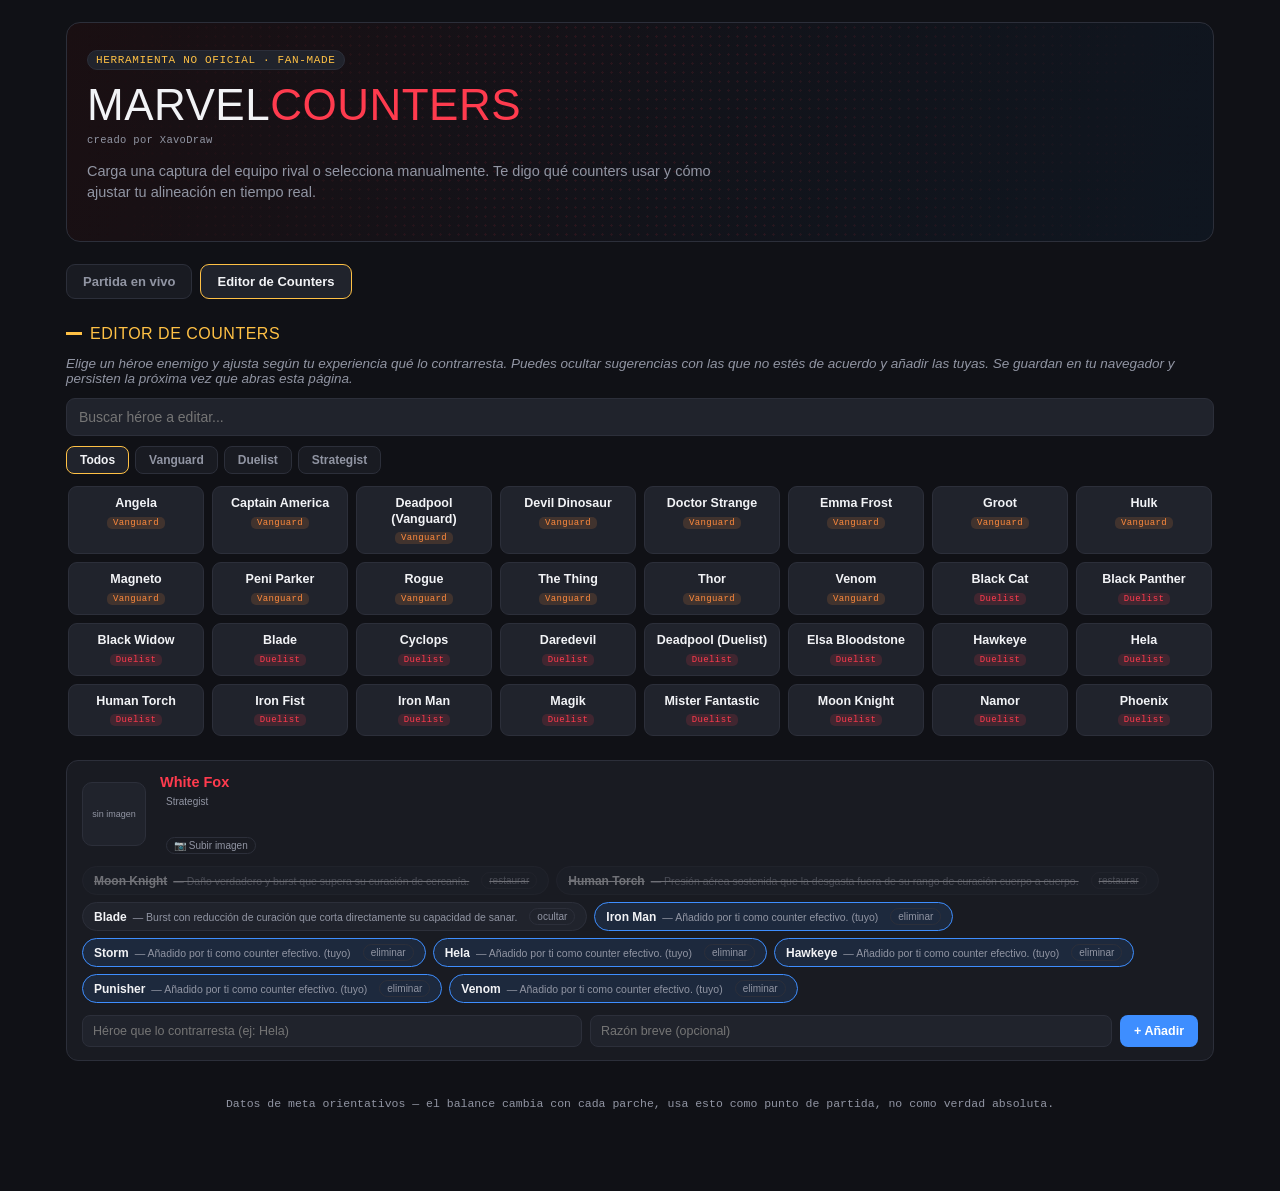
<file: versiones-anteriores/Marvel Counters.html>
<!DOCTYPE html>
<!-- saved from url=(0051)file:///C:/Users/xavir/Downloads/counter-ops_7.html -->
<html lang="es"><head><meta http-equiv="Content-Type" content="text/html; charset=UTF-8">

<meta name="viewport" content="width=device-width, initial-scale=1.0">
<title>Marvel Counters</title>
<link rel="preconnect" href="https://fonts.googleapis.com/">
<link href="./Marvel Counters_files/css2" rel="stylesheet">
<style>
  :root{
    --bg:#101116;
    --panel:#191b22;
    --panel-alt:#20232c;
    --line:#2c2f3a;
    --enemy:#ff3b4e;
    --enemy-dim:#5c2530;
    --ally:#3e8eff;
    --ally-dim:#1f3a63;
    --gold:#ffc145;
    --text:#f2f3f6;
    --muted:#9195a3;
    --vg:#ff8a3d;
    --du:#ff3b4e;
    --st:#3ecf8e;
  }
  *{box-sizing:border-box;}
  body{margin:0;background:var(--bg);color:var(--text);font-family:'Inter',sans-serif;-webkit-font-smoothing:antialiased;}
  .halftone{
    background-image:radial-gradient(circle, rgba(255,255,255,0.14) 1px, transparent 1.4px);
    background-size:7px 7px;
  }
  .wrap{max-width:1180px;margin:0 auto;padding:22px 16px 80px;}
  header{position:relative;padding:26px 20px 22px;margin-bottom:22px;border-radius:14px;overflow:hidden;
    background:linear-gradient(120deg,#1a0f12 0%,#12131a 55%,#0f1620 100%);border:1px solid var(--line);}
  header .halftone-strip{position:absolute;inset:0;opacity:.5;background-image:
    radial-gradient(circle, rgba(255,59,78,0.18) 1px, transparent 1.4px);
    background-size:9px 9px;-webkit-mask-image:linear-gradient(90deg,transparent,black 40%,black 60%,transparent);}
  h1{font-family:'Anton',sans-serif;font-weight:400;letter-spacing:.5px;font-size:clamp(28px,5vw,44px);margin:0 0 4px;
    text-transform:uppercase;position:relative;z-index:1;}
  h1 span{color:var(--enemy);}
  .sub{color:var(--muted);font-size:14.5px;position:relative;z-index:1;max-width:640px;line-height:1.5;}
  .badge{display:inline-block;font-family:'JetBrains Mono',monospace;font-size:11px;letter-spacing:.06em;
    background:var(--panel-alt);border:1px solid var(--line);color:var(--gold);padding:3px 8px;border-radius:20px;margin-bottom:10px;position:relative;z-index:1;}

  .teams{display:grid;grid-template-columns:1fr 1fr;gap:16px;position:relative;}
  @media(max-width:760px){.teams{grid-template-columns:1fr;}}
  .vs-divider{display:none;}
  @media(min-width:761px){
    .vs-divider{display:flex;align-items:center;justify-content:center;position:absolute;left:50%;top:0;bottom:0;
      transform:translateX(-50%);width:56px;z-index:2;pointer-events:none;}
    .vs-divider span{font-family:'Anton',sans-serif;font-size:26px;color:var(--gold);background:var(--bg);
      border:2px solid var(--gold);width:46px;height:46px;border-radius:50%;display:flex;align-items:center;justify-content:center;
      transform:rotate(-6deg);box-shadow:0 0 0 6px var(--bg);}
  }

  .panel{background:var(--panel);border:1px solid var(--line);border-radius:14px;padding:18px;position:relative;}
  .panel.enemy{border-top:3px solid var(--enemy);}
  .panel.ally{border-top:3px solid var(--ally);}
  .panel-head{display:flex;align-items:center;justify-content:space-between;margin-bottom:14px;flex-wrap:wrap;gap:8px;}
  .panel-title{font-family:'Anton',sans-serif;font-size:19px;letter-spacing:.4px;text-transform:uppercase;}
  .panel.enemy .panel-title{color:var(--enemy);}
  .panel.ally .panel-title{color:var(--ally);}

  .upload-btn{font-family:'Inter',sans-serif;font-weight:600;font-size:12.5px;background:var(--enemy);color:#fff;
    border:none;padding:8px 12px;border-radius:8px;cursor:pointer;display:flex;align-items:center;gap:6px;}
  .upload-btn:hover{filter:brightness(1.1);}
  .upload-btn:disabled{opacity:.5;cursor:wait;}
  .status-line{font-family:'JetBrains Mono',monospace;font-size:11.5px;color:var(--gold);margin:-4px 0 10px;min-height:14px;}

  .slots{display:grid;grid-template-columns:repeat(3,1fr);gap:9px;}
  @media(max-width:420px){.slots{grid-template-columns:repeat(2,1fr);}}
  .slot{background:var(--panel-alt);border:1.5px dashed var(--line);border-radius:10px;padding:10px 8px;text-align:center;
    cursor:pointer;min-height:74px;display:flex;flex-direction:column;align-items:center;justify-content:center;gap:4px;transition:.15s;}
  .slot:hover{border-color:var(--gold);}
  .slot.filled{border-style:solid;}
  .panel.enemy .slot.filled{border-color:var(--enemy);background:#241318;}
  .panel.ally .slot.filled{border-color:var(--ally);background:#131c29;}
  .slot .name{font-weight:700;font-size:12.5px;line-height:1.2;}
  .slot .role{font-family:'JetBrains Mono',monospace;font-size:9.5px;color:var(--muted);text-transform:uppercase;letter-spacing:.05em;}
  .slot .plus{font-size:20px;color:var(--muted);}
  .slot.auto::after{content:'auto · toca para corregir';font-size:8.5px;color:var(--gold);font-family:'JetBrains Mono',monospace;}

  .roletag{display:inline-block;font-size:9px;padding:1px 6px;border-radius:5px;font-family:'JetBrains Mono',monospace;letter-spacing:.04em;}
  .roletag.Vanguard{background:rgba(255,138,61,.15);color:var(--vg);}
  .roletag.Duelist{background:rgba(255,59,78,.15);color:var(--du);}
  .roletag.Strategist{background:rgba(62,207,142,.15);color:var(--st);}

  /* modal */
  .modal-bg{position:fixed;inset:0;background:rgba(8,9,12,.75);backdrop-filter:blur(2px);display:none;align-items:flex-end;justify-content:center;z-index:50;}
  .modal-bg.open{display:flex;}
  @media(min-width:640px){.modal-bg{align-items:center;}}
  .modal{background:var(--panel);border:1px solid var(--line);border-radius:16px 16px 0 0;width:100%;max-width:480px;max-height:78vh;
    display:flex;flex-direction:column;padding:16px;}
  @media(min-width:640px){.modal{border-radius:16px;}}
  .modal input{width:100%;background:var(--panel-alt);border:1px solid var(--line);color:var(--text);padding:10px 12px;
    border-radius:9px;font-size:14px;margin-bottom:10px;font-family:'Inter',sans-serif;}
  .modal input:focus{outline:none;border-color:var(--gold);}
  .modal-list{overflow-y:auto;flex:1;display:flex;flex-direction:column;gap:4px;}
  .modal-item{display:flex;align-items:center;justify-content:space-between;padding:9px 10px;border-radius:8px;cursor:pointer;}
  .modal-item:hover{background:var(--panel-alt);}
  .modal-item .n{font-weight:600;font-size:13.5px;}
  .modal-close{align-self:flex-end;background:none;border:none;color:var(--muted);font-size:13px;cursor:pointer;margin-bottom:6px;}

  section.analysis{margin-top:26px;}
  .sec-title{font-family:'Anton',sans-serif;font-size:16px;letter-spacing:.5px;text-transform:uppercase;color:var(--gold);
    margin:26px 0 12px;display:flex;align-items:center;gap:8px;}
  .sec-title::before{content:'';width:16px;height:3px;background:var(--gold);display:inline-block;}

  .comp-banner{background:var(--panel);border:1px solid var(--line);border-left:4px solid var(--gold);border-radius:10px;
    padding:14px 16px;font-size:14px;line-height:1.55;}
  .comp-banner b{color:var(--gold);}
  .empty-hint{color:var(--muted);font-size:13.5px;font-style:italic;}

  .counter-card{background:var(--panel);border:1px solid var(--line);border-radius:12px;padding:13px 15px;margin-bottom:10px;}
  .counter-card .enemy-name{font-weight:800;color:var(--enemy);font-size:14.5px;}
  .counter-card .role-mini{font-size:10px;color:var(--muted);margin-left:6px;}
  .counter-list{display:flex;flex-wrap:wrap;gap:7px;margin-top:8px;}
  .pill{background:var(--panel-alt);border:1px solid var(--line);border-radius:20px;padding:5px 11px;font-size:12px;display:flex;align-items:center;gap:6px;}
  .pill.have{border-color:var(--ally);background:rgba(62,142,255,.12);}
  .pill .why{color:var(--muted);font-size:10.5px;}
  .pill .check{color:var(--ally);font-weight:800;}

  .healer-grid{display:grid;grid-template-columns:1fr 1fr;gap:10px;}
  @media(max-width:600px){.healer-grid{grid-template-columns:1fr;}}
  .healer-card{background:var(--panel);border:1px solid var(--line);border-radius:12px;padding:13px 15px;}
  .healer-card .h-name{font-weight:800;color:var(--st);font-size:13.5px;}
  .healer-card .h-reason{font-size:12.5px;color:var(--muted);margin-top:5px;line-height:1.45;}

  footer{margin-top:36px;text-align:center;color:var(--muted);font-size:11.5px;font-family:'JetBrains Mono',monospace;}
  .credit{color:var(--muted);font-size:10.5px;font-family:'JetBrains Mono',monospace;position:relative;z-index:1;margin:2px 0 8px;letter-spacing:.03em;}
  .split-row{display:grid;grid-template-columns:1fr 1fr;gap:16px;align-items:start;margin-top:16px;}
  @media(max-width:900px){.split-row{grid-template-columns:1fr;}}
  .split-row > section{margin-top:0;}
  .split-row .sec-title:first-child{margin-top:0;}

  /* risk-flagged ally slot */
  .slot.risk{border:2px solid var(--enemy)!important;background:#2a1116!important;box-shadow:0 0 0 3px rgba(255,59,78,.15);}
  .slot.risk .name::after{content:' ⚠';color:var(--enemy);}
  .risk-card{background:var(--panel);border:1px solid var(--enemy);border-left:4px solid var(--enemy);border-radius:12px;padding:13px 15px;margin-bottom:10px;}
  .risk-card .r-name{font-weight:800;color:var(--enemy);font-size:14.5px;}
  .risk-card .r-body{font-size:13px;color:var(--muted);margin-top:6px;line-height:1.5;}
  .risk-card .r-body b{color:var(--text);}

  /* scouting */
  section.scouting{margin-top:26px;background:var(--panel);border:1px solid var(--line);border-radius:14px;padding:16px 18px;}
  .scout-group{margin-bottom:18px;}
  .scout-group:last-child{margin-bottom:0;}
  .scout-group-title{font-family:'JetBrains Mono',monospace;font-size:11px;letter-spacing:.05em;text-transform:uppercase;
    color:var(--muted);margin-bottom:8px;}
  .scout-rows{display:flex;flex-direction:column;gap:8px;}
  .scout-row{background:var(--panel-alt);border:1px solid var(--line);border-radius:10px;padding:10px 12px;
    display:flex;flex-direction:column;gap:7px;}
  .scout-row .top-line{display:flex;gap:8px;flex-wrap:wrap;align-items:center;}
  .scout-row .top-line input[type=text]{flex:1;min-width:120px;background:var(--panel);border:1px solid var(--line);
    color:var(--text);padding:7px 9px;border-radius:7px;font-size:12.5px;font-family:'Inter',sans-serif;}
  .platform-select{background:var(--panel);border:1px solid var(--line);color:var(--text);padding:7px 8px;
    border-radius:7px;font-size:11.5px;font-family:'Inter',sans-serif;cursor:pointer;}
  .scout-links a{color:var(--gold);text-decoration:none;font-family:'JetBrains Mono',monospace;font-size:10.5px;margin-right:12px;}
  .scout-links a:hover{text-decoration:underline;}
  .scout-check{display:flex;gap:8px;}
  .scout-check input{width:100%;background:var(--panel);border:1px solid var(--line);color:var(--text);
    padding:6px 8px;border-radius:7px;font-size:11.5px;font-family:'Inter',sans-serif;}
  .scout-result{font-size:12px;line-height:1.5;display:none;}
  .scout-result.show{display:block;}
  .scout-result.smurf{color:var(--enemy);font-weight:600;}
  .smurf-box{margin-top:2px;padding:8px 10px;border:1px solid var(--enemy);border-radius:8px;background:rgba(255,59,78,.1);}
  .smurf-box .title{color:var(--enemy);font-weight:800;font-size:12.5px;}
  .smurf-box .detail{font-size:11.5px;color:var(--muted);margin-top:4px;line-height:1.5;}
  .smurf-box .report-steps{font-size:11px;color:var(--text);margin-top:6px;line-height:1.5;}

  .tabbar{display:flex;gap:8px;margin-bottom:18px;}
  .tab-btn{background:var(--panel);border:1px solid var(--line);color:var(--muted);padding:9px 16px;border-radius:9px;
    font-weight:600;font-size:13px;cursor:pointer;font-family:'Inter',sans-serif;}
  .tab-btn.active{color:var(--text);border-color:var(--gold);background:var(--panel-alt);}

  .scan-bar{display:flex;align-items:center;gap:14px;flex-wrap:wrap;margin-bottom:16px;
    background:var(--panel);border:1px solid var(--line);border-radius:12px;padding:12px 14px;}
  .scan-bar .status-line{margin:0;flex:1;min-width:180px;}

  #editorHeroSearch{width:100%;background:var(--panel-alt);border:1px solid var(--line);color:var(--text);
    padding:10px 12px;border-radius:9px;font-size:14px;font-family:'Inter',sans-serif;}
  #editorHeroSearch:focus{outline:none;border-color:var(--gold);}
  .role-filter-bar{display:flex;gap:6px;margin:10px 0;flex-wrap:wrap;}
  .role-filter-btn{background:var(--panel);border:1px solid var(--line);color:var(--muted);padding:6px 13px;
    border-radius:8px;font-size:12px;font-weight:600;cursor:pointer;font-family:'Inter',sans-serif;}
  .role-filter-btn:hover{border-color:var(--gold);}
  .role-filter-btn.active{color:var(--text);border-color:var(--gold);background:var(--panel-alt);}
  .hero-grid{display:grid;grid-template-columns:repeat(auto-fill,minmax(130px,1fr));gap:8px;
    max-height:260px;overflow-y:auto;margin:0 0 16px;padding:2px;}
  .hero-grid-item{background:var(--panel-alt);border:1px solid var(--line);border-radius:9px;padding:9px 10px;
    cursor:pointer;text-align:center;display:flex;flex-direction:column;gap:5px;align-items:center;transition:.12s;}
  .hero-grid-item:hover{border-color:var(--gold);}
  .hero-grid-item .n{font-weight:600;font-size:12.5px;line-height:1.25;}
  .mini-btn{background:none;border:1px solid var(--line);color:var(--muted);font-size:10px;padding:2px 7px;
    border-radius:12px;margin-left:6px;cursor:pointer;font-family:'Inter',sans-serif;}
  .mini-btn:hover{border-color:var(--gold);color:var(--gold);}
  .editor-add-row{display:flex;gap:8px;margin-top:12px;flex-wrap:wrap;}
  .editor-add-row input{flex:1;min-width:140px;background:var(--panel-alt);border:1px solid var(--line);color:var(--text);
    padding:8px 10px;border-radius:8px;font-size:12.5px;font-family:'Inter',sans-serif;}
  .editor-add-row button{background:var(--ally);color:#fff;border:none;padding:8px 14px;border-radius:8px;
    font-weight:600;font-size:12.5px;cursor:pointer;white-space:nowrap;}
  .autocomplete-wrap{position:relative;flex:1;min-width:140px;}
  .autocomplete-wrap input{width:100%;}
  .suggest-list{display:none;position:absolute;top:calc(100% + 4px);left:0;right:0;z-index:20;
    background:var(--panel);border:1px solid var(--line);border-radius:8px;max-height:180px;overflow-y:auto;
    box-shadow:0 8px 20px rgba(0,0,0,.4);}
  .suggest-list.show{display:block;}
  .suggest-item{display:flex;align-items:center;justify-content:space-between;padding:8px 10px;font-size:12.5px;
    cursor:pointer;}
  .suggest-item:hover{background:var(--panel-alt);}
  .pill.hidden-pill{opacity:.4;text-decoration:line-through;}

  .editor-image-row{display:flex;align-items:center;gap:14px;margin-bottom:12px;}
  .editor-image-preview{width:64px;height:64px;border-radius:10px;background:var(--panel-alt);border:1px solid var(--line);
    display:flex;align-items:center;justify-content:center;overflow:hidden;flex-shrink:0;}
  .editor-image-preview img{width:100%;height:100%;object-fit:cover;}
  .editor-image-preview .no-img{font-size:9px;color:var(--muted);text-align:center;padding:4px;}
  .editor-image-actions{display:flex;flex-direction:column;gap:6px;}
  .upload-mini{display:inline-block;cursor:pointer;}
</style>
</head>
<body>
<div class="wrap">

  <header>
    <div class="halftone-strip"></div>
    <span class="badge">HERRAMIENTA NO OFICIAL · FAN-MADE</span>
    <h1>MARVEL<span>COUNTERS</span></h1>
    <p class="credit">creado por XavoDraw</p>
    <p class="sub">Carga una captura del equipo rival o selecciona manualmente. Te digo qué counters usar y cómo ajustar tu alineación en tiempo real.</p>
  </header>

  <div class="tabbar">
    <button class="tab-btn" id="tabMain">Partida en vivo</button>
    <button class="tab-btn active" id="tabEditor">Editor de Counters</button>
  </div>

  <div id="mainView" style="display: none;">

  <div class="scan-bar">
    <button class="upload-btn" id="uploadBtn">📷 Analizar captura (detecta ambos equipos)</button>
    <input type="file" id="fileInput" accept="image/*" style="display:none">
    <span class="status-line" id="statusLine"></span>
  </div>

  <div class="teams">
    <div class="vs-divider"><span>VS</span></div>

    <div class="panel ally">
      <div class="panel-head">
        <div class="panel-title">Tu Equipo</div>
      </div>
      <div class="slots" id="allySlots"><div class="slot filled"><div class="name">Captain America</div><div class="role">Vanguard</div></div><div class="slot filled"><div class="name">Magneto</div><div class="role">Vanguard</div></div><div class="slot filled"><div class="name">Punisher</div><div class="role">Duelist</div></div><div class="slot filled"><div class="name">Cyclops</div><div class="role">Duelist</div></div><div class="slot filled"><div class="name">White Fox</div><div class="role">Strategist</div></div><div class="slot filled"><div class="name">Invisible Woman</div><div class="role">Strategist</div></div></div>
    </div>

    <div class="panel enemy">
      <div class="panel-head">
        <div class="panel-title">Equipo Enemigo</div>
      </div>
      <div class="slots" id="enemySlots"><div class="slot filled"><div class="name">Hulk</div><div class="role">Vanguard</div></div><div class="slot filled"><div class="name">Thor</div><div class="role">Vanguard</div></div><div class="slot filled"><div class="name">Storm</div><div class="role">Duelist</div></div><div class="slot filled"><div class="name">Squirrel Girl</div><div class="role">Duelist</div></div><div class="slot filled"><div class="name">Cloak &amp; Dagger</div><div class="role">Strategist</div></div><div class="slot filled"><div class="name">Gambit</div><div class="role">Strategist</div></div></div>
    </div>
  </div>

  <div class="split-row">
    <section class="scouting">
      <div class="sec-title">Explorador de jugadores (opcional)</div>
      <p class="empty-hint" style="margin-bottom:12px;">Escribe (o deja que la foto llene) los nombres de jugadores de ambos equipos. Te doy el enlace directo a su perfil en Tracker.gg — ahí ves su nivel de cuenta y si sacan MVP seguido. Pon esos dos datos y te aviso si el patrón parece smurf.</p>

      <div class="scout-group">
        <div class="scout-group-title">Tu equipo</div>
        <div id="scoutRowsAlly" class="scout-rows"><div class="scout-row">
      <div class="top-line">
        <input type="text" placeholder="Nombre jugador #1 (opcional)" id="scoutName_ally_0">
        <select id="scoutPlatform_ally_0" class="platform-select">
          <option value="">Plataforma ¿?</option>
          <option value="PS5">🎮 PS5</option>
          <option value="Xbox">🎮 Xbox</option>
          <option value="PC">🖥️ PC</option>
        </select>
      </div>
      <div class="scout-links" id="scoutLinks_ally_0"></div>
      <div class="scout-check">
        <input type="number" min="1" placeholder="Nivel de cuenta" id="scoutLevel_ally_0">
        <input type="number" min="0" placeholder="Racha de MVP seguidos" id="scoutStreak_ally_0">
      </div>
      <div class="scout-result" id="scoutResult_ally_0"></div>
    </div><div class="scout-row">
      <div class="top-line">
        <input type="text" placeholder="Nombre jugador #2 (opcional)" id="scoutName_ally_1">
        <select id="scoutPlatform_ally_1" class="platform-select">
          <option value="">Plataforma ¿?</option>
          <option value="PS5">🎮 PS5</option>
          <option value="Xbox">🎮 Xbox</option>
          <option value="PC">🖥️ PC</option>
        </select>
      </div>
      <div class="scout-links" id="scoutLinks_ally_1"></div>
      <div class="scout-check">
        <input type="number" min="1" placeholder="Nivel de cuenta" id="scoutLevel_ally_1">
        <input type="number" min="0" placeholder="Racha de MVP seguidos" id="scoutStreak_ally_1">
      </div>
      <div class="scout-result" id="scoutResult_ally_1"></div>
    </div><div class="scout-row">
      <div class="top-line">
        <input type="text" placeholder="Nombre jugador #3 (opcional)" id="scoutName_ally_2">
        <select id="scoutPlatform_ally_2" class="platform-select">
          <option value="">Plataforma ¿?</option>
          <option value="PS5">🎮 PS5</option>
          <option value="Xbox">🎮 Xbox</option>
          <option value="PC">🖥️ PC</option>
        </select>
      </div>
      <div class="scout-links" id="scoutLinks_ally_2"></div>
      <div class="scout-check">
        <input type="number" min="1" placeholder="Nivel de cuenta" id="scoutLevel_ally_2">
        <input type="number" min="0" placeholder="Racha de MVP seguidos" id="scoutStreak_ally_2">
      </div>
      <div class="scout-result" id="scoutResult_ally_2"></div>
    </div><div class="scout-row">
      <div class="top-line">
        <input type="text" placeholder="Nombre jugador #4 (opcional)" id="scoutName_ally_3">
        <select id="scoutPlatform_ally_3" class="platform-select">
          <option value="">Plataforma ¿?</option>
          <option value="PS5">🎮 PS5</option>
          <option value="Xbox">🎮 Xbox</option>
          <option value="PC">🖥️ PC</option>
        </select>
      </div>
      <div class="scout-links" id="scoutLinks_ally_3"></div>
      <div class="scout-check">
        <input type="number" min="1" placeholder="Nivel de cuenta" id="scoutLevel_ally_3">
        <input type="number" min="0" placeholder="Racha de MVP seguidos" id="scoutStreak_ally_3">
      </div>
      <div class="scout-result" id="scoutResult_ally_3"></div>
    </div><div class="scout-row">
      <div class="top-line">
        <input type="text" placeholder="Nombre jugador #5 (opcional)" id="scoutName_ally_4">
        <select id="scoutPlatform_ally_4" class="platform-select">
          <option value="">Plataforma ¿?</option>
          <option value="PS5">🎮 PS5</option>
          <option value="Xbox">🎮 Xbox</option>
          <option value="PC">🖥️ PC</option>
        </select>
      </div>
      <div class="scout-links" id="scoutLinks_ally_4"></div>
      <div class="scout-check">
        <input type="number" min="1" placeholder="Nivel de cuenta" id="scoutLevel_ally_4">
        <input type="number" min="0" placeholder="Racha de MVP seguidos" id="scoutStreak_ally_4">
      </div>
      <div class="scout-result" id="scoutResult_ally_4"></div>
    </div><div class="scout-row">
      <div class="top-line">
        <input type="text" placeholder="Nombre jugador #6 (opcional)" id="scoutName_ally_5">
        <select id="scoutPlatform_ally_5" class="platform-select">
          <option value="">Plataforma ¿?</option>
          <option value="PS5">🎮 PS5</option>
          <option value="Xbox">🎮 Xbox</option>
          <option value="PC">🖥️ PC</option>
        </select>
      </div>
      <div class="scout-links" id="scoutLinks_ally_5"></div>
      <div class="scout-check">
        <input type="number" min="1" placeholder="Nivel de cuenta" id="scoutLevel_ally_5">
        <input type="number" min="0" placeholder="Racha de MVP seguidos" id="scoutStreak_ally_5">
      </div>
      <div class="scout-result" id="scoutResult_ally_5"></div>
    </div></div>
      </div>

      <div class="scout-group">
        <div class="scout-group-title">Equipo enemigo</div>
        <div id="scoutRowsEnemy" class="scout-rows"><div class="scout-row">
      <div class="top-line">
        <input type="text" placeholder="Nombre jugador #1 (opcional)" id="scoutName_enemy_0">
        <select id="scoutPlatform_enemy_0" class="platform-select">
          <option value="">Plataforma ¿?</option>
          <option value="PS5">🎮 PS5</option>
          <option value="Xbox">🎮 Xbox</option>
          <option value="PC">🖥️ PC</option>
        </select>
      </div>
      <div class="scout-links" id="scoutLinks_enemy_0"></div>
      <div class="scout-check">
        <input type="number" min="1" placeholder="Nivel de cuenta" id="scoutLevel_enemy_0">
        <input type="number" min="0" placeholder="Racha de MVP seguidos" id="scoutStreak_enemy_0">
      </div>
      <div class="scout-result" id="scoutResult_enemy_0"></div>
    </div><div class="scout-row">
      <div class="top-line">
        <input type="text" placeholder="Nombre jugador #2 (opcional)" id="scoutName_enemy_1">
        <select id="scoutPlatform_enemy_1" class="platform-select">
          <option value="">Plataforma ¿?</option>
          <option value="PS5">🎮 PS5</option>
          <option value="Xbox">🎮 Xbox</option>
          <option value="PC">🖥️ PC</option>
        </select>
      </div>
      <div class="scout-links" id="scoutLinks_enemy_1"></div>
      <div class="scout-check">
        <input type="number" min="1" placeholder="Nivel de cuenta" id="scoutLevel_enemy_1">
        <input type="number" min="0" placeholder="Racha de MVP seguidos" id="scoutStreak_enemy_1">
      </div>
      <div class="scout-result" id="scoutResult_enemy_1"></div>
    </div><div class="scout-row">
      <div class="top-line">
        <input type="text" placeholder="Nombre jugador #3 (opcional)" id="scoutName_enemy_2">
        <select id="scoutPlatform_enemy_2" class="platform-select">
          <option value="">Plataforma ¿?</option>
          <option value="PS5">🎮 PS5</option>
          <option value="Xbox">🎮 Xbox</option>
          <option value="PC">🖥️ PC</option>
        </select>
      </div>
      <div class="scout-links" id="scoutLinks_enemy_2"></div>
      <div class="scout-check">
        <input type="number" min="1" placeholder="Nivel de cuenta" id="scoutLevel_enemy_2">
        <input type="number" min="0" placeholder="Racha de MVP seguidos" id="scoutStreak_enemy_2">
      </div>
      <div class="scout-result" id="scoutResult_enemy_2"></div>
    </div><div class="scout-row">
      <div class="top-line">
        <input type="text" placeholder="Nombre jugador #4 (opcional)" id="scoutName_enemy_3">
        <select id="scoutPlatform_enemy_3" class="platform-select">
          <option value="">Plataforma ¿?</option>
          <option value="PS5">🎮 PS5</option>
          <option value="Xbox">🎮 Xbox</option>
          <option value="PC">🖥️ PC</option>
        </select>
      </div>
      <div class="scout-links" id="scoutLinks_enemy_3"></div>
      <div class="scout-check">
        <input type="number" min="1" placeholder="Nivel de cuenta" id="scoutLevel_enemy_3">
        <input type="number" min="0" placeholder="Racha de MVP seguidos" id="scoutStreak_enemy_3">
      </div>
      <div class="scout-result" id="scoutResult_enemy_3"></div>
    </div><div class="scout-row">
      <div class="top-line">
        <input type="text" placeholder="Nombre jugador #5 (opcional)" id="scoutName_enemy_4">
        <select id="scoutPlatform_enemy_4" class="platform-select">
          <option value="">Plataforma ¿?</option>
          <option value="PS5">🎮 PS5</option>
          <option value="Xbox">🎮 Xbox</option>
          <option value="PC">🖥️ PC</option>
        </select>
      </div>
      <div class="scout-links" id="scoutLinks_enemy_4"></div>
      <div class="scout-check">
        <input type="number" min="1" placeholder="Nivel de cuenta" id="scoutLevel_enemy_4">
        <input type="number" min="0" placeholder="Racha de MVP seguidos" id="scoutStreak_enemy_4">
      </div>
      <div class="scout-result" id="scoutResult_enemy_4"></div>
    </div><div class="scout-row">
      <div class="top-line">
        <input type="text" placeholder="Nombre jugador #6 (opcional)" id="scoutName_enemy_5">
        <select id="scoutPlatform_enemy_5" class="platform-select">
          <option value="">Plataforma ¿?</option>
          <option value="PS5">🎮 PS5</option>
          <option value="Xbox">🎮 Xbox</option>
          <option value="PC">🖥️ PC</option>
        </select>
      </div>
      <div class="scout-links" id="scoutLinks_enemy_5"></div>
      <div class="scout-check">
        <input type="number" min="1" placeholder="Nivel de cuenta" id="scoutLevel_enemy_5">
        <input type="number" min="0" placeholder="Racha de MVP seguidos" id="scoutStreak_enemy_5">
      </div>
      <div class="scout-result" id="scoutResult_enemy_5"></div>
    </div></div>
      </div>
    </section>

    <section class="analysis" id="analysis"><div class="sec-title">Análisis de composición rival</div><div class="comp-banner">Detectado: <b>2 Vanguard · 2 Duelist · 2 Strategist</b> (6/6 añadidos).<br><b>Composición equilibrada 2-2-2.</b> Formación estándar. Ajusta counters individuales según los héroes específicos abajo, sin necesidad de romper tu propia estructura 2-2-2.</div><div class="sec-title">Alineación en riesgo</div><div class="risk-card">
          <span class="r-name">⚠ Captain America</span>
          <div class="r-body">El rival tiene <b>2 héroes</b> que lo contrarrestan bien: <b>Thor, Squirrel Girl</b>.<br>
          Considera cambiar a: <b>Rogue (0 counters en su contra) · Thor (0 counters en su contra)</b></div>
        </div><div class="sec-title">Counters sugeridos por héroe</div><div class="counter-card">
        <span class="enemy-name">Hulk</span><span class="role-mini">Vanguard</span>
        <div class="counter-list"><span class="pill "><b>Peni Parker</b> <span class="why">— Añadido por ti como counter efectivo.</span></span><span class="pill "><b>Phoenix</b> <span class="why">— Añadido por ti como counter efectivo.</span></span><span class="pill "><b>Devil Dinosaur</b> <span class="why">— Añadido por ti como counter efectivo.</span></span><span class="pill "><b>Deadpool (Vanguard)</b> <span class="why">— Añadido por ti como counter efectivo.</span></span><span class="pill "><b>Emma Frost</b> <span class="why">— Añadido por ti como counter efectivo.</span></span><span class="pill have"><span class="check">✓ ya en tu equipo</span> · <b>Punisher</b> <span class="why">— Añadido por ti como counter efectivo.</span></span><span class="pill "><b>Rocket Raccoon</b> <span class="why">— Añadido por ti como counter efectivo.</span></span><span class="pill "><b>Wolverine</b> <span class="why">— Añadido por ti como counter efectivo.</span></span><span class="pill "><b>Rogue</b> <span class="why">— Añadido por ti como counter efectivo.</span></span><span class="pill "><b>Thor</b> <span class="why">— Añadido por ti como counter efectivo.</span></span></div></div><div class="counter-card">
        <span class="enemy-name">Thor</span><span class="role-mini">Vanguard</span>
        <div class="counter-list"><span class="pill "><b>Hawkeye</b> <span class="why">— Poke a distancia antes de que pueda entrar en rango.</span></span><span class="pill "><b>Namor</b> <span class="why">— Zonifica y desgasta antes del engage.</span></span><span class="pill "><b>Deadpool (Vanguard)</b> <span class="why">— Añadido por ti como counter efectivo.</span></span><span class="pill "><b>Devil Dinosaur</b> <span class="why">— Añadido por ti como counter efectivo.</span></span><span class="pill "><b>Emma Frost</b> <span class="why">— Añadido por ti como counter efectivo.</span></span><span class="pill "><b>Jubilee</b> <span class="why">— Añadido por ti como counter efectivo.</span></span><span class="pill "><b>Peni Parker</b> <span class="why">— Añadido por ti como counter efectivo.</span></span><span class="pill "><b>The Thing</b> <span class="why">— Añadido por ti como counter efectivo.</span></span><span class="pill "><b>Wolverine</b> <span class="why">— Añadido por ti como counter efectivo.</span></span></div></div><div class="counter-card">
        <span class="enemy-name">Storm</span><span class="role-mini">Duelist</span>
        <div class="counter-list"><span class="pill "><b>Black Widow</b> <span class="why">— Añadido por ti como counter efectivo.</span></span><span class="pill "><b>Cloak &amp; Dagger</b> <span class="why">— Añadido por ti como counter efectivo.</span></span><span class="pill "><b>Hawkeye</b> <span class="why">— Añadido por ti como counter efectivo.</span></span><span class="pill "><b>Hela</b> <span class="why">— Añadido por ti como counter efectivo.</span></span><span class="pill "><b>Iron Fist</b> <span class="why">— Añadido por ti como counter efectivo.</span></span><span class="pill "><b>Luna Snow</b> <span class="why">— Añadido por ti como counter efectivo.</span></span><span class="pill "><b>Mantis</b> <span class="why">— Añadido por ti como counter efectivo.</span></span><span class="pill "><b>Psylocke</b> <span class="why">— Añadido por ti como counter efectivo.</span></span><span class="pill "><b>Spider-Man</b> <span class="why">— Añadido por ti como counter efectivo.</span></span><span class="pill have"><span class="check">✓ ya en tu equipo</span> · <b>Punisher</b> <span class="why">— Añadido por ti como counter efectivo.</span></span><span class="pill "><b>Venom</b> <span class="why">— Añadido por ti como counter efectivo.</span></span><span class="pill "><b>Wolverine</b> <span class="why">— Añadido por ti como counter efectivo.</span></span></div></div><div class="counter-card">
        <span class="enemy-name">Squirrel Girl</span><span class="role-mini">Duelist</span>
        <div class="counter-list"><span class="pill "><b>Iron Man</b> <span class="why">— Burst aéreo que la elimina antes de que moleste.</span></span><span class="pill "><b>Black Panther</b> <span class="why">— Añadido por ti como counter efectivo.</span></span><span class="pill "><b>Human Torch</b> <span class="why">— Añadido por ti como counter efectivo.</span></span><span class="pill "><b>Spider-Man</b> <span class="why">— Añadido por ti como counter efectivo.</span></span><span class="pill "><b>Star-Lord</b> <span class="why">— Añadido por ti como counter efectivo.</span></span><span class="pill "><b>Storm</b> <span class="why">— Añadido por ti como counter efectivo.</span></span><span class="pill "><b>Ultron</b> <span class="why">— Añadido por ti como counter efectivo.</span></span><span class="pill "><b>Venom</b> <span class="why">— Añadido por ti como counter efectivo.</span></span></div></div><div class="counter-card">
        <span class="enemy-name">Cloak &amp; Dagger</span><span class="role-mini">Strategist</span>
        <div class="counter-list"><span class="pill "><b>Groot</b> <span class="why">— Añadido por ti como counter efectivo.</span></span><span class="pill have"><span class="check">✓ ya en tu equipo</span> · <b>Magneto</b> <span class="why">— Añadido por ti como counter efectivo.</span></span><span class="pill "><b>Iron Man</b> <span class="why">— Añadido por ti como counter efectivo.</span></span><span class="pill "><b>Venom</b> <span class="why">— Añadido por ti como counter efectivo.</span></span><span class="pill "><b>Spider-Man</b> <span class="why">— Añadido por ti como counter efectivo.</span></span><span class="pill "><b>Black Panther</b> <span class="why">— Añadido por ti como counter efectivo.</span></span><span class="pill "><b>Magik</b> <span class="why">— Añadido por ti como counter efectivo.</span></span><span class="pill "><b>Iron Fist</b> <span class="why">— Añadido por ti como counter efectivo.</span></span></div></div><div class="counter-card">
        <span class="enemy-name">Gambit</span><span class="role-mini">Strategist</span>
        <div class="counter-list"><span class="pill "><b>Hela</b> <span class="why">— Burst a distancia que lo baja en pocos golpes antes de que pueda reaccionar.</span></span><span class="pill "><b>Doctor Strange</b> <span class="why">— Añadido por ti como counter efectivo.</span></span><span class="pill "><b>The Thing</b> <span class="why">— Añadido por ti como counter efectivo.</span></span><span class="pill "><b>Venom</b> <span class="why">— Añadido por ti como counter efectivo.</span></span><span class="pill "><b>Hulk</b> <span class="why">— Añadido por ti como counter efectivo.</span></span><span class="pill "><b>Iron Man</b> <span class="why">— Añadido por ti como counter efectivo.</span></span><span class="pill "><b>Storm</b> <span class="why">— Añadido por ti como counter efectivo.</span></span><span class="pill "><b>Spider-Man</b> <span class="why">— Añadido por ti como counter efectivo.</span></span></div></div><div class="sec-title">Soporte recomendado para tu línea</div><div class="healer-grid"><div class="healer-card"><div class="h-name">Mantis</div>
          <div class="h-reason">Con Captain America: Curación sostenida + utilidad para peleas prolongadas cuerpo a cuerpo.</div></div><div class="healer-card"><div class="h-name">Rocket Raccoon</div>
          <div class="h-reason">Con Captain America: Curación sostenida + utilidad para peleas prolongadas cuerpo a cuerpo.</div></div><div class="healer-card"><div class="h-name">Luna Snow</div>
          <div class="h-reason">Con Magneto: Sanadores estáticos de área que sostienen bien detrás de un escudo fijo.</div></div><div class="healer-card"><div class="h-name">Adam Warlock</div>
          <div class="h-reason">Con Magneto: Sanadores estáticos de área que sostienen bien detrás de un escudo fijo.</div></div><div class="healer-card"><div class="h-name">Invisible Woman · ✓ ya en tu equipo</div>
          <div class="h-reason">Con Magneto: Sanadores estáticos de área que sostienen bien detrás de un escudo fijo.</div></div></div></section>
  </div>

  </div>

  <div id="editorView" style="">
    <div class="sec-title">Editor de Counters</div>
    <p class="empty-hint" style="margin-bottom:12px;">Elige un héroe enemigo y ajusta según tu experiencia qué lo contrarresta. Puedes ocultar sugerencias con las que no estés de acuerdo y añadir las tuyas. Se guardan en tu navegador y persisten la próxima vez que abras esta página.</p>
    <input type="text" id="editorHeroSearch" placeholder="Buscar héroe a editar...">
    <div class="role-filter-bar" id="editorRoleFilter">
      <button class="role-filter-btn active" data-role="">Todos</button>
      <button class="role-filter-btn" data-role="Vanguard">Vanguard</button>
      <button class="role-filter-btn" data-role="Duelist">Duelist</button>
      <button class="role-filter-btn" data-role="Strategist">Strategist</button>
    </div>
    <div id="editorHeroList" class="hero-grid"><div class="hero-grid-item"><span class="n">Angela</span><span class="roletag Vanguard">Vanguard</span></div><div class="hero-grid-item"><span class="n">Captain America</span><span class="roletag Vanguard">Vanguard</span></div><div class="hero-grid-item"><span class="n">Deadpool (Vanguard)</span><span class="roletag Vanguard">Vanguard</span></div><div class="hero-grid-item"><span class="n">Devil Dinosaur</span><span class="roletag Vanguard">Vanguard</span></div><div class="hero-grid-item"><span class="n">Doctor Strange</span><span class="roletag Vanguard">Vanguard</span></div><div class="hero-grid-item"><span class="n">Emma Frost</span><span class="roletag Vanguard">Vanguard</span></div><div class="hero-grid-item"><span class="n">Groot</span><span class="roletag Vanguard">Vanguard</span></div><div class="hero-grid-item"><span class="n">Hulk</span><span class="roletag Vanguard">Vanguard</span></div><div class="hero-grid-item"><span class="n">Magneto</span><span class="roletag Vanguard">Vanguard</span></div><div class="hero-grid-item"><span class="n">Peni Parker</span><span class="roletag Vanguard">Vanguard</span></div><div class="hero-grid-item"><span class="n">Rogue</span><span class="roletag Vanguard">Vanguard</span></div><div class="hero-grid-item"><span class="n">The Thing</span><span class="roletag Vanguard">Vanguard</span></div><div class="hero-grid-item"><span class="n">Thor</span><span class="roletag Vanguard">Vanguard</span></div><div class="hero-grid-item"><span class="n">Venom</span><span class="roletag Vanguard">Vanguard</span></div><div class="hero-grid-item"><span class="n">Black Cat</span><span class="roletag Duelist">Duelist</span></div><div class="hero-grid-item"><span class="n">Black Panther</span><span class="roletag Duelist">Duelist</span></div><div class="hero-grid-item"><span class="n">Black Widow</span><span class="roletag Duelist">Duelist</span></div><div class="hero-grid-item"><span class="n">Blade</span><span class="roletag Duelist">Duelist</span></div><div class="hero-grid-item"><span class="n">Cyclops</span><span class="roletag Duelist">Duelist</span></div><div class="hero-grid-item"><span class="n">Daredevil</span><span class="roletag Duelist">Duelist</span></div><div class="hero-grid-item"><span class="n">Deadpool (Duelist)</span><span class="roletag Duelist">Duelist</span></div><div class="hero-grid-item"><span class="n">Elsa Bloodstone</span><span class="roletag Duelist">Duelist</span></div><div class="hero-grid-item"><span class="n">Hawkeye</span><span class="roletag Duelist">Duelist</span></div><div class="hero-grid-item"><span class="n">Hela</span><span class="roletag Duelist">Duelist</span></div><div class="hero-grid-item"><span class="n">Human Torch</span><span class="roletag Duelist">Duelist</span></div><div class="hero-grid-item"><span class="n">Iron Fist</span><span class="roletag Duelist">Duelist</span></div><div class="hero-grid-item"><span class="n">Iron Man</span><span class="roletag Duelist">Duelist</span></div><div class="hero-grid-item"><span class="n">Magik</span><span class="roletag Duelist">Duelist</span></div><div class="hero-grid-item"><span class="n">Mister Fantastic</span><span class="roletag Duelist">Duelist</span></div><div class="hero-grid-item"><span class="n">Moon Knight</span><span class="roletag Duelist">Duelist</span></div><div class="hero-grid-item"><span class="n">Namor</span><span class="roletag Duelist">Duelist</span></div><div class="hero-grid-item"><span class="n">Phoenix</span><span class="roletag Duelist">Duelist</span></div><div class="hero-grid-item"><span class="n">Psylocke</span><span class="roletag Duelist">Duelist</span></div><div class="hero-grid-item"><span class="n">Punisher</span><span class="roletag Duelist">Duelist</span></div><div class="hero-grid-item"><span class="n">Scarlet Witch</span><span class="roletag Duelist">Duelist</span></div><div class="hero-grid-item"><span class="n">Spider-Man</span><span class="roletag Duelist">Duelist</span></div><div class="hero-grid-item"><span class="n">Squirrel Girl</span><span class="roletag Duelist">Duelist</span></div><div class="hero-grid-item"><span class="n">Star-Lord</span><span class="roletag Duelist">Duelist</span></div><div class="hero-grid-item"><span class="n">Storm</span><span class="roletag Duelist">Duelist</span></div><div class="hero-grid-item"><span class="n">Winter Soldier</span><span class="roletag Duelist">Duelist</span></div><div class="hero-grid-item"><span class="n">Wolverine</span><span class="roletag Duelist">Duelist</span></div><div class="hero-grid-item"><span class="n">Adam Warlock</span><span class="roletag Strategist">Strategist</span></div><div class="hero-grid-item"><span class="n">Cloak &amp; Dagger</span><span class="roletag Strategist">Strategist</span></div><div class="hero-grid-item"><span class="n">Deadpool (Strategist)</span><span class="roletag Strategist">Strategist</span></div><div class="hero-grid-item"><span class="n">Gambit</span><span class="roletag Strategist">Strategist</span></div><div class="hero-grid-item"><span class="n">Invisible Woman</span><span class="roletag Strategist">Strategist</span></div><div class="hero-grid-item"><span class="n">Jeff the Land Shark</span><span class="roletag Strategist">Strategist</span></div><div class="hero-grid-item"><span class="n">Jubilee</span><span class="roletag Strategist">Strategist</span></div><div class="hero-grid-item"><span class="n">Loki</span><span class="roletag Strategist">Strategist</span></div><div class="hero-grid-item"><span class="n">Luna Snow</span><span class="roletag Strategist">Strategist</span></div><div class="hero-grid-item"><span class="n">Mantis</span><span class="roletag Strategist">Strategist</span></div><div class="hero-grid-item"><span class="n">Rocket Raccoon</span><span class="roletag Strategist">Strategist</span></div><div class="hero-grid-item"><span class="n">Ultron</span><span class="roletag Strategist">Strategist</span></div><div class="hero-grid-item"><span class="n">White Fox</span><span class="roletag Strategist">Strategist</span></div></div>
    <div id="editorDetail"><div class="counter-card">
    <div class="editor-image-row">
      <div class="editor-image-preview"><span class="no-img">sin imagen</span></div>
      <div class="editor-image-actions">
        <span class="enemy-name">White Fox</span><span class="role-mini">Strategist</span><br>
        <label class="mini-btn upload-mini">📷 Subir imagen<input type="file" accept="image/*" id="heroImageInput" style="display:none;"></label>
        
      </div>
    </div>
    <div class="counter-list"><span class="pill hidden-pill"><b>Moon Knight</b> <span class="why">— Daño verdadero y burst que supera su curación de cercanía.</span>
      <button class="mini-btn" data-hide="Moon Knight">restaurar</button></span><span class="pill hidden-pill"><b>Human Torch</b> <span class="why">— Presión aérea sostenida que la desgasta fuera de su rango de curación cuerpo a cuerpo.</span>
      <button class="mini-btn" data-hide="Human Torch">restaurar</button></span><span class="pill"><b>Blade</b> <span class="why">— Burst con reducción de curación que corta directamente su capacidad de sanar.</span>
      <button class="mini-btn" data-hide="Blade">ocultar</button></span><span class="pill have"><b>Iron Man</b> <span class="why">— Añadido por ti como counter efectivo. (tuyo)</span>
      <button class="mini-btn" data-del="0">eliminar</button></span><span class="pill have"><b>Storm</b> <span class="why">— Añadido por ti como counter efectivo. (tuyo)</span>
      <button class="mini-btn" data-del="1">eliminar</button></span><span class="pill have"><b>Hela</b> <span class="why">— Añadido por ti como counter efectivo. (tuyo)</span>
      <button class="mini-btn" data-del="2">eliminar</button></span><span class="pill have"><b>Hawkeye</b> <span class="why">— Añadido por ti como counter efectivo. (tuyo)</span>
      <button class="mini-btn" data-del="3">eliminar</button></span><span class="pill have"><b>Punisher</b> <span class="why">— Añadido por ti como counter efectivo. (tuyo)</span>
      <button class="mini-btn" data-del="4">eliminar</button></span><span class="pill have"><b>Venom</b> <span class="why">— Añadido por ti como counter efectivo. (tuyo)</span>
      <button class="mini-btn" data-del="5">eliminar</button></span></div>
    <div class="editor-add-row">
      <div class="autocomplete-wrap">
        <input type="text" id="newCounterName" placeholder="Héroe que lo contrarresta (ej: Hela)" autocomplete="off">
        <div class="suggest-list" id="newCounterSuggestions"></div>
      </div>
      <input type="text" id="newCounterWhy" placeholder="Razón breve (opcional)">
      <button id="addCounterBtn">+ Añadir</button>
    </div>
  </div></div>
  </div>

  <footer>Datos de meta orientativos — el balance cambia con cada parche, usa esto como punto de partida, no como verdad absoluta.</footer>
</div>

<div class="modal-bg" id="modalBg">
  <div class="modal">
    <button class="modal-close" id="modalClose">cerrar ✕</button>
    <input type="text" id="modalSearch" placeholder="Buscar héroe...">
    <div class="modal-list" id="modalList"><div class="modal-item"><span class="n">Angela</span><span class="roletag Vanguard">Vanguard</span></div><div class="modal-item"><span class="n">Captain America</span><span class="roletag Vanguard">Vanguard</span></div><div class="modal-item"><span class="n">Deadpool (Vanguard)</span><span class="roletag Vanguard">Vanguard</span></div><div class="modal-item"><span class="n">Devil Dinosaur</span><span class="roletag Vanguard">Vanguard</span></div><div class="modal-item"><span class="n">Doctor Strange</span><span class="roletag Vanguard">Vanguard</span></div><div class="modal-item"><span class="n">Emma Frost</span><span class="roletag Vanguard">Vanguard</span></div><div class="modal-item"><span class="n">Groot</span><span class="roletag Vanguard">Vanguard</span></div><div class="modal-item"><span class="n">Hulk</span><span class="roletag Vanguard">Vanguard</span></div><div class="modal-item"><span class="n">Magneto</span><span class="roletag Vanguard">Vanguard</span></div><div class="modal-item"><span class="n">Peni Parker</span><span class="roletag Vanguard">Vanguard</span></div><div class="modal-item"><span class="n">Rogue</span><span class="roletag Vanguard">Vanguard</span></div><div class="modal-item"><span class="n">The Thing</span><span class="roletag Vanguard">Vanguard</span></div><div class="modal-item"><span class="n">Thor</span><span class="roletag Vanguard">Vanguard</span></div><div class="modal-item"><span class="n">Venom</span><span class="roletag Vanguard">Vanguard</span></div><div class="modal-item"><span class="n">Black Cat</span><span class="roletag Duelist">Duelist</span></div><div class="modal-item"><span class="n">Black Panther</span><span class="roletag Duelist">Duelist</span></div><div class="modal-item"><span class="n">Black Widow</span><span class="roletag Duelist">Duelist</span></div><div class="modal-item"><span class="n">Blade</span><span class="roletag Duelist">Duelist</span></div><div class="modal-item"><span class="n">Cyclops</span><span class="roletag Duelist">Duelist</span></div><div class="modal-item"><span class="n">Daredevil</span><span class="roletag Duelist">Duelist</span></div><div class="modal-item"><span class="n">Deadpool (Duelist)</span><span class="roletag Duelist">Duelist</span></div><div class="modal-item"><span class="n">Elsa Bloodstone</span><span class="roletag Duelist">Duelist</span></div><div class="modal-item"><span class="n">Hawkeye</span><span class="roletag Duelist">Duelist</span></div><div class="modal-item"><span class="n">Hela</span><span class="roletag Duelist">Duelist</span></div><div class="modal-item"><span class="n">Human Torch</span><span class="roletag Duelist">Duelist</span></div><div class="modal-item"><span class="n">Iron Fist</span><span class="roletag Duelist">Duelist</span></div><div class="modal-item"><span class="n">Iron Man</span><span class="roletag Duelist">Duelist</span></div><div class="modal-item"><span class="n">Magik</span><span class="roletag Duelist">Duelist</span></div><div class="modal-item"><span class="n">Mister Fantastic</span><span class="roletag Duelist">Duelist</span></div><div class="modal-item"><span class="n">Moon Knight</span><span class="roletag Duelist">Duelist</span></div><div class="modal-item"><span class="n">Namor</span><span class="roletag Duelist">Duelist</span></div><div class="modal-item"><span class="n">Phoenix</span><span class="roletag Duelist">Duelist</span></div><div class="modal-item"><span class="n">Psylocke</span><span class="roletag Duelist">Duelist</span></div><div class="modal-item"><span class="n">Punisher</span><span class="roletag Duelist">Duelist</span></div><div class="modal-item"><span class="n">Scarlet Witch</span><span class="roletag Duelist">Duelist</span></div><div class="modal-item"><span class="n">Spider-Man</span><span class="roletag Duelist">Duelist</span></div><div class="modal-item"><span class="n">Squirrel Girl</span><span class="roletag Duelist">Duelist</span></div><div class="modal-item"><span class="n">Star-Lord</span><span class="roletag Duelist">Duelist</span></div><div class="modal-item"><span class="n">Storm</span><span class="roletag Duelist">Duelist</span></div><div class="modal-item"><span class="n">Winter Soldier</span><span class="roletag Duelist">Duelist</span></div><div class="modal-item"><span class="n">Wolverine</span><span class="roletag Duelist">Duelist</span></div><div class="modal-item"><span class="n">Adam Warlock</span><span class="roletag Strategist">Strategist</span></div><div class="modal-item"><span class="n">Cloak &amp; Dagger</span><span class="roletag Strategist">Strategist</span></div><div class="modal-item"><span class="n">Deadpool (Strategist)</span><span class="roletag Strategist">Strategist</span></div><div class="modal-item"><span class="n">Gambit</span><span class="roletag Strategist">Strategist</span></div><div class="modal-item"><span class="n">Invisible Woman</span><span class="roletag Strategist">Strategist</span></div><div class="modal-item"><span class="n">Jeff the Land Shark</span><span class="roletag Strategist">Strategist</span></div><div class="modal-item"><span class="n">Jubilee</span><span class="roletag Strategist">Strategist</span></div><div class="modal-item"><span class="n">Loki</span><span class="roletag Strategist">Strategist</span></div><div class="modal-item"><span class="n">Luna Snow</span><span class="roletag Strategist">Strategist</span></div><div class="modal-item"><span class="n">Mantis</span><span class="roletag Strategist">Strategist</span></div><div class="modal-item"><span class="n">Rocket Raccoon</span><span class="roletag Strategist">Strategist</span></div><div class="modal-item"><span class="n">Ultron</span><span class="roletag Strategist">Strategist</span></div><div class="modal-item"><span class="n">White Fox</span><span class="roletag Strategist">Strategist</span></div></div>
  </div>
</div>

<script>
/* ---------------- HERO DATA ---------------- */
const HEROES = [
  // Vanguards
  {n:"Angela",r:"Vanguard",t:["dive","aerial","mobility"]},
  {n:"Captain America",r:"Vanguard",t:["brawl","anti_dive","peel"]},
  {n:"Deadpool (Vanguard)",r:"Vanguard",dpGroup:true,t:["shield","brawl","melee"]},
  {n:"Devil Dinosaur",r:"Vanguard",t:["brawl","melee","anti_dive"]},
  {n:"Doctor Strange",r:"Vanguard",t:["shield","melee_caster","anti_dive"]},
  {n:"Emma Frost",r:"Vanguard",t:["shield","brawl","cc"]},
  {n:"Groot",r:"Vanguard",t:["shield","zone","wall"]},
  {n:"Hulk",r:"Vanguard",t:["brawl","melee","cc"]},
  {n:"Magneto",r:"Vanguard",t:["shield","zone","poke_resist"]},
  {n:"Peni Parker",r:"Vanguard",t:["zone","turret","area_denial"]},
  {n:"Rogue",r:"Vanguard",t:["dive","aerial","mobility"]},
  {n:"The Thing",r:"Vanguard",t:["brawl","melee","anti_dive"]},
  {n:"Thor",r:"Vanguard",t:["brawl","melee","dive_lite"]},
  {n:"Venom",r:"Vanguard",t:["dive","mobility","brawl"]},
  // Duelists
  {n:"Black Cat",r:"Duelist",t:["dive","melee","mobility"]},
  {n:"Black Panther",r:"Duelist",t:["dive","mobility","melee"]},
  {n:"Black Widow",r:"Duelist",t:["sniper","long_range","poke"]},
  {n:"Blade",r:"Duelist",t:["dive","melee","anti_heal"]},
  {n:"Cyclops",r:"Duelist",t:["ranged","burst","poke"]},
  {n:"Daredevil",r:"Duelist",t:["dive","melee","mobility"]},
  {n:"Deadpool (Duelist)",r:"Duelist",dpGroup:true,t:["melee","mobility","sustain"]},
  {n:"Elsa Bloodstone",r:"Duelist",t:["ranged","sustained","poke"]},
  {n:"Hawkeye",r:"Duelist",t:["sniper","long_range","poke"]},
  {n:"Hela",r:"Duelist",t:["ranged","burst","anti_heal"]},
  {n:"Human Torch",r:"Duelist",t:["aerial","mobility","burst"]},
  {n:"Iron Fist",r:"Duelist",t:["dive","melee","mobility"]},
  {n:"Iron Man",r:"Duelist",t:["ranged","aerial","burst"]},
  {n:"Magik",r:"Duelist",t:["dive","melee","mobility"]},
  {n:"Mister Fantastic",r:"Duelist",t:["poke","mobility","area_denial"]},
  {n:"Moon Knight",r:"Duelist",t:["burst","true_damage","cc"]},
  {n:"Namor",r:"Duelist",t:["zone","shield_breaker","ranged"]},
  {n:"Phoenix",r:"Duelist",t:["ranged","aerial","mobility"]},
  {n:"Psylocke",r:"Duelist",t:["dive","mobility","stealth_counter"]},
  {n:"Punisher",r:"Duelist",t:["ranged","sustained","shield_breaker"]},
  {n:"Scarlet Witch",r:"Duelist",t:["burst","area_denial","cc"]},
  {n:"Spider-Man",r:"Duelist",t:["dive","mobility","melee"]},
  {n:"Squirrel Girl",r:"Duelist",t:["melee","annoy","mobility"]},
  {n:"Star-Lord",r:"Duelist",t:["aerial","mobility","dive"]},
  {n:"Storm",r:"Duelist",t:["aerial","area_denial","poke"]},
  {n:"Winter Soldier",r:"Duelist",t:["mobility","burst","hook"]},
  {n:"Wolverine",r:"Duelist",t:["dive","melee","sustain"]},
  // Strategists
  {n:"Adam Warlock",r:"Strategist",t:["revive","static","burst_heal"]},
  {n:"Cloak & Dagger",r:"Strategist",t:["mobile","dash","dual"]},
  {n:"Deadpool (Strategist)",r:"Strategist",dpGroup:true,t:["sustain_heal","mobile","brawl"]},
  {n:"Gambit",r:"Strategist",t:["burst_heal","utility","area_denial"]},
  {n:"Invisible Woman",r:"Strategist",t:["shield","static","aoe"]},
  {n:"Jeff the Land Shark",r:"Strategist",t:["mobile","poke_heal","escape"]},
  {n:"Jubilee",r:"Strategist",t:["burst_heal","mobile","aoe"]},
  {n:"Loki",r:"Strategist",t:["deception","ult_steal","clone"]},
  {n:"Luna Snow",r:"Strategist",t:["burst_heal","static","aoe"]},
  {n:"Mantis",r:"Strategist",t:["sustain_heal","cc","mobile"]},
  {n:"Rocket Raccoon",r:"Strategist",t:["static","turret","backline"]},
  {n:"Ultron",r:"Strategist",t:["turret","aerial","backline"]},
  {n:"White Fox",r:"Strategist",t:["brawl_heal","melee","mobile"]},
];
const byName = Object.fromEntries(HEROES.map(h=>[h.n,h]));

// true si el héroe cubre ese rol, incluyendo héroes Multi-Role (ej: Deadpool) que cubren varios
function heroHasRole(hero, role){
  if(!hero) return false;
  if(hero.r===role) return true;
  if(hero.roles && hero.roles.includes(role)) return true;
  return false;
}
// genera el/los roletag de un héroe (varios si es Multi-Role)
function roleTagsHtml(hero){
  if(hero.roles && hero.roles.length){
    return hero.roles.map(r=>`<span class="roletag ${r}">${r}</span>`).join(" ");
  }
  return `<span class="roletag ${hero.r}">${hero.r}</span>`;
}

/* ---------------- CURATED COUNTERS ---------------- */
const COUNTERS = {
  "Doctor Strange":[{c:"Thor",w:"Cierra distancia cuerpo a cuerpo y burstea antes de que pueda sostener el escudo."},{c:"Punisher",w:"DPS sostenido que desgasta el escudo sin exponerse."},{c:"Magik",w:"Portal que lo flanquea por un ángulo sin escudo y burstea desde ahí."},{c:"Black Panther",w:"Dash que cierra distancia y burst melee que lo castiga una vez flanqueado."},{c:"Hulk",w:"Salto que le disputa el espacio directamente y CC que lo saca de posición pese al escudo."},{c:"Venom",w:"Dive que lo obliga a reposicionarse o gastar el portal, dándole espacio a tu equipo."},{c:"Groot",w:"Muros que le cortan ángulos de escudo/portal y frontline propio para pelear el espacio."},{c:"The Thing",w:"Presión melee sostenida que desgasta el escudo y anti-dive que le quita opciones de reposicionarse."},{c:"Luna Snow",w:"Sostiene a tu frontline contra su daño para que aguanten más que su escudo y ultimate."},{c:"Loki",w:"Puede robar su ultimate o usar clones/decepción para gastar el Eye of Agamotto sin riesgo."}],
  "Magneto":[{c:"Namor",w:"Rompe escudos y castiga el posicionamiento estático."},{c:"Wolverine",w:"Burst melee que ignora mitigación a distancia."},{c:"Punisher",w:"Presión constante que agota su escudo."}],
  "Groot":[{c:"Storm",w:"Vuela sobre los muros y evita el bloqueo de línea de visión."},{c:"Iron Man",w:"Posición aérea elude las paredes de Groot."},{c:"Human Torch",w:"Movilidad aérea rodea las zonas negadas."}],
  "Venom":[{c:"Captain America",w:"Vanguard anti-dive diseñado para interceptar buzos."},{c:"Cloak & Dagger",w:"Escape rápido para salvar al healer que Venom busca matar."},{c:"Iron Man",w:"Burst a distancia antes de que Venom cierre distancia."}],
  "Thor":[{c:"Scarlet Witch",w:"CC y daño de área que castiga su acercamiento melee."},{c:"Hawkeye",w:"Poke a distancia antes de que pueda entrar en rango."},{c:"Namor",w:"Zonifica y desgasta antes del engage."}],
  "Hulk":[{c:"Moon Knight",w:"Daño verdadero que ignora parte de su durabilidad."},{c:"Scarlet Witch",w:"Control de área que interrumpe sus saltos."},{c:"Black Widow",w:"Poke sostenido que lo desgasta sin exponerse al salto."}],
  "Peni Parker":[{c:"Spider-Man",w:"Movilidad para esquivar minas y llegar directo a ella."},{c:"Iron Fist",w:"Dive rápido que evita el campo de minas."},{c:"Human Torch",w:"Ruta aérea que ignora el terreno minado."}],
  "Captain America":[{c:"Hawkeye",w:"Kite a distancia, evita el enfrentamiento cuerpo a cuerpo."},{c:"Black Widow",w:"Poke sostenido que castiga su falta de alcance."},{c:"Punisher",w:"Daño a distancia constante fuera de su rango de peleo."}],
  "The Thing":[{c:"Hawkeye",w:"Kite y poke, evita el intercambio melee."},{c:"Storm",w:"Presión aérea fuera de su alcance."},{c:"Punisher",w:"Sostenido a distancia sin exponerse."}],
  "Emma Frost":[{c:"Moon Knight",w:"Daño verdadero que reduce el valor de su forma diamante."},{c:"Psylocke",w:"Burst melee rápido antes de que reaccione."},{c:"Namor",w:"Desgaste a distancia constante."}],
  "Iron Man":[{c:"Storm",w:"Superioridad aérea, puede perseguirlo en el aire."},{c:"Hawkeye",w:"Precisión a distancia que castiga su poca vida."},{c:"Winter Soldier",w:"Gancho de movilidad para alcanzarlo pese al vuelo."}],
  "Squirrel Girl":[{c:"Iron Man",w:"Burst aéreo que la elimina antes de que moleste."},{c:"Hela",w:"Daño a distancia que castiga su baja vida."},{c:"Black Widow",w:"Precisión que la elimina rápido."}],
  "Hawkeye":[{c:"Spider-Man",w:"Dive rápido que cierra distancia antes de que pueda apuntar."},{c:"Black Panther",w:"Movilidad para llegar al francotirador."},{c:"Psylocke",w:"Cierra distancia y lo elimina en su propio rango."}],
  "Black Widow":[{c:"Spider-Man",w:"Movilidad para presionarla de cerca."},{c:"Iron Fist",w:"Dive rápido antes de que consiga ángulo."},{c:"Magik",w:"Portal de movilidad para flanquearla."}],
  "Luna Snow":[{c:"Spider-Man",w:"Dive directo al soporte antes de que reaccione."},{c:"Black Panther",w:"Movilidad para aislarla del equipo."},{c:"Iron Fist",w:"Presión melee rápida sobre el healer."}],
  "Mantis":[{c:"Hela",w:"Burst que la elimina antes de que pueda dormir/curar."},{c:"Black Widow",w:"Headshot que la baja en pocos golpes."},{c:"Winter Soldier",w:"Gancho para aislarla del grupo."}],
  "Adam Warlock":[{c:"Scarlet Witch",w:"CC que interrumpe el canal de su revivir."},{c:"Magik",w:"Burst melee rápido durante su ventana de reviving."},{c:"Moon Knight",w:"Daño explosivo antes de que complete el ult."}],
  "Cloak & Dagger":[{c:"Punisher",w:"DPS sostenido que castiga sus dashes cortos."},{c:"Winter Soldier",w:"Gancho que anula su movilidad de escape."},{c:"Hela",w:"Burst que la elimina antes del segundo dash."}],
  "Rocket Raccoon":[{c:"Spider-Man",w:"Dive directo a la retaguardia donde se posiciona."},{c:"Iron Fist",w:"Alcance rápido sobre el healer estático."},{c:"Wolverine",w:"Presión melee sostenida en backline."}],
  "Jeff the Land Shark":[{c:"Hela",w:"Burst antes de que pueda escapar nadando."},{c:"Black Widow",w:"Precisión que lo elimina rápido pese a su movilidad."}],
  "Loki":[{c:"Moon Knight",w:"Daño explosivo que ignora sus clones débiles."},{c:"Psylocke",w:"Detecta y corta rápido antes del engaño."}],
  "Invisible Woman":[{c:"Punisher",w:"Desgaste sostenido contra su escudo."},{c:"Hela",w:"Burst a distancia que ignora su barrera."},{c:"Namor",w:"Rompe escudos de forma efectiva."}],
  // --- entradas inversas: qué héroes castigan a estos picks tuyos si el rival los tiene ---
  "Iron Man":[{c:"Hela",w:"Burst hitscan a distancia que lo baja pese al vuelo."},{c:"Hulk",w:"Puede saltar y alcanzarlo en el aire, cortando su espacio."},{c:"Luna Snow",w:"Burst + control que interrumpe su movilidad aérea."},{c:"Angela",w:"Vanguard aéreo que le disputa el aire en igualdad o ventaja."},{c:"Storm",w:"Contesta directamente el espacio aéreo que Iron Man necesita."}],
  "Wolverine":[{c:"Scarlet Witch",w:"CC de área que corta su acercamiento antes de que conecte."},{c:"Emma Frost",w:"Forma diamante absorbe su burst melee inicial."},{c:"Luna Snow",w:"Slow/CC que evita que cierre distancia con su dash."}],
  "Spider-Man":[{c:"Captain America",w:"Vanguard anti-dive que lo intercepta antes de llegar al backline."},{c:"Emma Frost",w:"CC que lo detiene a mitad de su combo de swing."},{c:"Cloak & Dagger",w:"Puede evadir o proteger al aliado que Spider-Man busca aislar."}],
  "Black Panther":[{c:"Captain America",w:"Anti-dive directo que lo intercepta en su ruta al backline."},{c:"Emma Frost",w:"CC que interrumpe su combo de asalto."},{c:"Groot",w:"Muros que bloquean sus rutas de dash directas."}],
  "Hela":[{c:"Spider-Man",w:"Dive rápido que la presiona antes de que pueda hacer poke seguro."},{c:"Black Panther",w:"Cierra distancia y la elimina en su propio rango débil de cerca."},{c:"Magik",w:"Portal de movilidad para flanquearla desde un ángulo inesperado."}],
  "Hawkeye":[{c:"Spider-Man",w:"Dive directo antes de que pueda mantener distancia y apuntar."},{c:"Psylocke",w:"Cierra el rango rápido con movilidad y stealth."},{c:"Black Panther",w:"Presión melee que anula su ventaja de alcance."}],
  "Punisher":[{c:"Spider-Man",w:"Movilidad para cerrar distancia contra su DPS sostenido."},{c:"Black Panther",w:"Dive directo que anula su poke a rango medio."},{c:"Magik",w:"Flanqueo por portal que evita su línea de fuego."}],
  "Deadpool (Vanguard)":[{c:"Namor",w:"Rompe escudos y castiga el posicionamiento estático de su forma tanque."},{c:"Hela",w:"Burst a distancia que ignora la mitigación de su escudo."},{c:"Moon Knight",w:"Daño verdadero que reduce el valor de su durabilidad."}],
  "Deadpool (Duelist)":[{c:"Captain America",w:"Vanguard anti-dive que lo intercepta antes de llegar al backline."},{c:"Emma Frost",w:"CC que interrumpe su combo de acercamiento melee."},{c:"Scarlet Witch",w:"Control de área que castiga su approach cuerpo a cuerpo."}],
  "Deadpool (Strategist)":[{c:"Spider-Man",w:"Dive directo al soporte antes de que reaccione."},{c:"Black Panther",w:"Movilidad para aislarlo del resto de su equipo."},{c:"Hela",w:"Burst que lo elimina antes de que pueda sostener con sus cortes de curación."}],
  // --- héroes añadidos en temporadas recientes ---
  "Devil Dinosaur":[{c:"Phoenix",w:"Daño a distancia sostenido que aprovecha su hitbox gigante sin exponerse a su alcance melee."},{c:"Punisher",w:"DPS sostenido a distancia que lo desgasta antes de que pueda cerrar distancia."},{c:"Squirrel Girl",w:"Chip damage constante que castiga su hitbox grande sin necesidad de burst."}],
  "Rogue":[{c:"Mister Fantastic",w:"Burst y movilidad que la esquivan mientras la desgastan a distancia."},{c:"Iron Man",w:"Vuelo que evita por completo su rango de combate preferido."},{c:"Groot",w:"Muros y control de espacio que le niegan el engage directo."}],
  "Black Cat":[{c:"Peni Parker",w:"Zona de minas que castiga sus rutas de flanqueo."},{c:"Captain America",w:"Vanguard anti-dive que la intercepta antes de llegar al objetivo."},{c:"Magik",w:"Burst melee rápido que la elimina antes de que escale su suerte/Fortune."}],
  "Phoenix":[{c:"Invisible Woman",w:"Escudo que bloquea línea de visión y anula su daño a distancia."},{c:"Groot",w:"Muros que cortan sus ángulos de daño y fuerzan mal posicionamiento."},{c:"Black Widow",w:"Precisión a distancia que la elimina antes de que pueda mantener su rango preferido."}],
  "Gambit":[{c:"Black Panther",w:"Movilidad errática y presión constante que interrumpe su línea de soporte."},{c:"Magik",w:"Portal que le niega el espacio y tiempo que necesita para posicionar sus cartas."},{c:"Hela",w:"Burst a distancia que lo baja en pocos golpes antes de que pueda reaccionar."}],
  "Jubilee":[{c:"Black Panther",w:"Movilidad errática que dificulta el seguimiento de sus proyectiles y baja su supervivencia."},{c:"Spider-Man",w:"Dive rápido desde ángulos verticales antes de que establezca su ritmo de curación."},{c:"Psylocke",w:"Acercamiento con movilidad que la golpea antes de que cargue su ultimate."}],
  "Ultron":[{c:"Black Widow",w:"Precisión a distancia que lo elimina antes de que pueda sostener su posición."},{c:"Adam Warlock",w:"Burst de daño fuerte para un Strategist que lo baja rápido."},{c:"Spider-Man",w:"Dive directo que lo atrapa fuera de posición con sus escudos en cooldown."}],
  "White Fox":[{c:"Moon Knight",w:"Daño verdadero y burst que supera su curación de cercanía."},{c:"Human Torch",w:"Presión aérea sostenida que la desgasta fuera de su rango de curación cuerpo a cuerpo."},{c:"Blade",w:"Burst con reducción de curación que corta directamente su capacidad de sanar."}],
};

/* fallback tag-based reasoning if no curated entry */
const TAG_RULES = [
  {enemyTag:"shield", counterTag:"shield_breaker", why:"Ignora o rompe escudos de forma efectiva."},
  {enemyTag:"shield", counterTag:"burst", why:"Daño explosivo que fuerza a gastar el escudo o morir."},
  {enemyTag:"dive", counterTag:"anti_dive", why:"Rol diseñado para interceptar buzos antes de que lleguen al backline."},
  {enemyTag:"dive", counterTag:"peel", why:"Protege al backline contra la incursión."},
  {enemyTag:"sniper", counterTag:"dive", why:"Cierra distancia rápido antes de que pueda apuntar a rango."},
  {enemyTag:"sniper", counterTag:"mobility", why:"Movilidad para negar su rango preferido."},
  {enemyTag:"static", counterTag:"dive", why:"Backline estático es vulnerable a incursiones directas."},
  {enemyTag:"turret", counterTag:"mobility", why:"Movilidad para esquivar el área de control fijo."},
  {enemyTag:"brawl", counterTag:"poke", why:"Kite a distancia evita el intercambio cuerpo a cuerpo favorable a él."},
  {enemyTag:"melee", counterTag:"poke", why:"Mantiene distancia fuera de su rango efectivo."},
  {enemyTag:"aerial", counterTag:"aerial", why:"Igual movilidad aérea para disputar el espacio arriba."},
];

/* ---------------- OVERRIDES PERSISTENTES (tu propio editor de counters) ---------------- */
// Usa localStorage del navegador: funciona cuando abres este archivo guardado directamente
// (a diferencia de window.storage, que solo existe dentro de la vista previa de Claude).
// overrides.hidden[hero]   = [nombres de counters curados que ocultaste]
// overrides.additions[hero] = [{c, w}] counters que agregaste tú
let overrides = {hidden:{}, additions:{}};
function loadOverrides(){
  try{
    const raw = localStorage.getItem('counterOverrides');
    if(raw) overrides = JSON.parse(raw);
  }catch(e){ /* aún no hay datos guardados, o el navegador bloquea localStorage aquí */ }
  if(!overrides.hidden) overrides.hidden = {};
  if(!overrides.additions) overrides.additions = {};
}
function saveOverrides(){
  try{ localStorage.setItem('counterOverrides', JSON.stringify(overrides)); }
  catch(e){ console.error("No se pudo guardar el editor de counters:", e); }
}

// combina lo curado (menos lo que ocultaste) + lo que agregaste tú para un héroe dado
function effectiveCounters(name){
  const curated = COUNTERS[name] ? COUNTERS[name].map(x=>({...x, custom:false})) : null;
  const hiddenSet = new Set(overrides.hidden[name] || []);
  const additions = (overrides.additions[name] || []).map(x=>({...x, custom:true}));
  if(curated){
    return curated.filter(x=>!hiddenSet.has(x.c)).concat(additions);
  }
  return additions.length>0 ? additions : null;
}

function getCounters(enemyName, allyRoster){
  const eff = effectiveCounters(enemyName);
  if(eff) return eff.map(x=>({...x, have:allyRoster.includes(x.c)}));
  // fallback via tags (solo si no hay nada curado ni agregado por ti)
  const hero = byName[enemyName];
  if(!hero) return [];
  const seen = new Set();
  const out = [];
  for(const h of HEROES){
    if(h.n===enemyName) continue;
    for(const rule of TAG_RULES){
      if(hero.t.includes(rule.enemyTag) && h.t.includes(rule.counterTag) && !seen.has(h.n)){
        seen.add(h.n);
        out.push({c:h.n, w:rule.why, have:allyRoster.includes(h.n)});
        break;
      }
    }
    if(out.length>=3) break;
  }
  return out;
}

/* ---------------- STATE ---------------- */
let enemyTeam = Array(6).fill(null);
let allyTeam = Array(6).fill(null);
let modalTarget = null; // {side, idx}

/* ---------------- RENDER SLOTS ---------------- */
function renderSlots(){
  renderSideSlots("enemySlots", enemyTeam, "enemy");
  renderSideSlots("allySlots", allyTeam, "ally");
  renderAnalysis();
}
function riskCountersFor(allyHeroName, enemyNames){
  const list = effectiveCounters(allyHeroName) || [];
  return list.filter(x=>enemyNames.includes(x.c));
}

function renderSideSlots(containerId, arr, side){
  const el = document.getElementById(containerId);
  el.innerHTML = "";
  const enemyNames = enemyTeam.filter(Boolean).map(h=>h.n);
  arr.forEach((h,i)=>{
    const d = document.createElement("div");
    let isRisk = false;
    if(h && side==="ally"){
      const risks = riskCountersFor(h.n, enemyNames);
      isRisk = risks.length>=2;
    }
    d.className = "slot"+(h?" filled":"")+(h && h._auto?" auto":"")+(isRisk?" risk":"");
    if(h){
      d.innerHTML = `<div class="name">${h.n}</div><div class="role">${h.r}</div>`;
    } else {
      d.innerHTML = `<div class="plus">+</div><div class="role">añadir</div>`;
    }
    d.onclick = ()=>openModal(side,i);
    el.appendChild(d);
  });
}

/* ---------------- MODAL ---------------- */
function openModal(side, idx){
  modalTarget = {side, idx};
  document.getElementById("modalBg").classList.add("open");
  document.getElementById("modalSearch").value = "";
  renderModalList("");
  document.getElementById("modalSearch").focus();
}
function closeModal(){
  document.getElementById("modalBg").classList.remove("open");
  modalTarget = null;
}
function renderModalList(query){
  const list = document.getElementById("modalList");
  list.innerHTML = "";
  const q = query.trim().toLowerCase();
  const filtered = HEROES.filter(h=>h.n.toLowerCase().includes(q));
  filtered.forEach(h=>{
    const row = document.createElement("div");
    row.className = "modal-item";
    row.innerHTML = `<span class="n">${h.n}</span>${roleTagsHtml(h)}`;
    row.onclick = ()=>selectHero(h.n);
    list.appendChild(row);
  });
  if(q && !filtered.some(h=>h.n.toLowerCase()===q)){
    const custom = document.createElement("div");
    custom.className = "modal-item";
    custom.innerHTML = `<span class="n">Usar "${query}" (personalizado)</span>`;
    custom.onclick = ()=>selectHero(query, true);
    list.appendChild(custom);
  }
}
function selectHero(name, isCustom){
  if(!modalTarget) return;
  const hero = isCustom ? {n:name, r:"?", t:[]} : {...byName[name]};
  const arr = modalTarget.side==="enemy" ? enemyTeam : allyTeam;

  if(hero.dpGroup){
    const otherIdx = arr.findIndex((h,i)=>i!==modalTarget.idx && h && h.dpGroup && h.n!==name);
    if(otherIdx!==-1){
      const ok = confirm(`Ya tienes a ${arr[otherIdx].n} en este equipo. Solo puede haber un Deadpool a la vez (es el mismo héroe cambiando de rol). ¿Reemplazarlo por ${name}?`);
      if(!ok) return;
      arr[otherIdx] = null;
    }
  }

  arr[modalTarget.idx] = hero;
  closeModal();
  renderSlots();
}
document.getElementById("modalClose").onclick = closeModal;
document.getElementById("modalBg").onclick = (e)=>{ if(e.target.id==="modalBg") closeModal(); };
document.getElementById("modalSearch").oninput = (e)=>renderModalList(e.target.value);

/* ---------------- ANALYSIS ---------------- */
function roleCounts(team){
  const c = {Vanguard:0, Duelist:0, Strategist:0};
  team.forEach(h=>{ if(h && c[h.r]!==undefined) c[h.r]++; });
  return c;
}
function compArchetype(counts, filled){
  if(filled<6) return null;
  const {Vanguard:v, Duelist:d, Strategist:s} = counts;
  if(v>=3) return {label:"Triple tanque / línea reforzada", advice:"El rival prioriza escudos y peleo cuerpo a cuerpo. Cambia un duelista por uno con <b>rotura de escudo o burst</b> (Namor, Hela, Punisher) y valora un <b>3er strategist</b> para sostener la presión extra en el frente."};
  if(s>=3) return {label:"Triple soporte", advice:"El rival cura demasiado para trabajar de a poco. Necesitas <b>burst y dive</b> para matar antes de que las curas lleguen: prioriza Spider-Man, Black Panther o Hela sobre picks de poke lento."};
  if(d>=4) return {label:"Comp muy ofensiva, poco sostén", advice:"El rival es frágil detrás del daño. Un <b>vanguard anti-dive</b> (Captain America, Venom) más presión agresiva puede colapsar su formación antes de que estabilicen."};
  if(v===1) return {label:"Solo un tanque", advice:"Backline expuesto. Presiona con dive directo al soporte: la falta de un segundo frontline los deja vulnerables a flanqueos."};
  if(s===1) return {label:"Un solo soporte", advice:"Poca sanación total. Cualquier pick de burst sostenido puede forzar picks rápidos antes de que el healer solitario reaccione."};
  return {label:"Composición equilibrada 2-2-2", advice:"Formación estándar. Ajusta counters individuales según los héroes específicos abajo, sin necesidad de romper tu propia estructura 2-2-2."};
}

const HEALER_MAP = {
  "shield":{h:["Luna Snow","Adam Warlock","Invisible Woman"], why:"Sanadores estáticos de área que sostienen bien detrás de un escudo fijo."},
  "dive":{h:["Cloak & Dagger","Mantis"], why:"Sanadores móviles que pueden seguir el ritmo de un tanque que se adelanta al frente enemigo."},
  "brawl":{h:["Mantis","Rocket Raccoon"], why:"Curación sostenida + utilidad para peleas prolongadas cuerpo a cuerpo."},
  "zone":{h:["Luna Snow","Adam Warlock"], why:"Sanación de área constante para un tanque que controla espacio."},
  "turret":{h:["Rocket Raccoon","Jeff the Land Shark"], why:"Buena sinergia con un tanque que también juega estático/posicional."},
};
function suggestHealers(allyTeam){
  const vanguards = allyTeam.filter(h=>h && heroHasRole(h,"Vanguard"));
  if(vanguards.length===0) return null;
  const recs = {};
  vanguards.forEach(v=>{
    const hero = byName[v.n];
    if(!hero) return;
    for(const tag of hero.t){
      if(HEALER_MAP[tag]){
        HEALER_MAP[tag].h.forEach(hn=>{
          if(!recs[hn]) recs[hn] = {reasons:new Set()};
          recs[hn].reasons.add(`Con ${v.n}: ${HEALER_MAP[tag].why}`);
        });
        break;
      }
    }
  });
  return recs;
}

function renderAnalysis(){
  const el = document.getElementById("analysis");
  const enemyFilled = enemyTeam.filter(Boolean).length;
  const allyFilled = allyTeam.filter(Boolean).length;
  let html = "";

  // comp analysis
  html += `<div class="sec-title">Análisis de composición rival</div>`;
  if(enemyFilled===0){
    html += `<p class="empty-hint">Añade los 6 héroes enemigos (foto o manual) para ver el análisis de composición.</p>`;
  } else {
    const counts = roleCounts(enemyTeam);
    const arche = compArchetype(counts, enemyFilled);
    html += `<div class="comp-banner">Detectado: <b>${counts.Vanguard} Vanguard · ${counts.Duelist} Duelist · ${counts.Strategist} Strategist</b> (${enemyFilled}/6 añadidos).`;
    if(arche){
      html += `<br><b>${arche.label}.</b> ${arche.advice}`;
    } else {
      html += `<br>Añade los héroes restantes para un diagnóstico completo del arquetipo de equipo.`;
    }
    html += `</div>`;
  }

  // risky ally picks
  html += `<div class="sec-title">Alineación en riesgo</div>`;
  const allyNamesForRisk = allyTeam.filter(Boolean).map(h=>h.n);
  const enemyNamesForRisk = enemyTeam.filter(Boolean).map(h=>h.n);
  if(allyTeam.filter(Boolean).length===0){
    html += `<p class="empty-hint">Añade tu equipo para detectar picks que el rival contrarresta con 2 o más héroes.</p>`;
  } else {
    let anyRisk = false;
    allyTeam.forEach(h=>{
      if(!h) return;
      const risks = riskCountersFor(h.n, enemyNamesForRisk);
      if(risks.length>=2){
        anyRisk = true;
        // buscar alternativas del mismo rol con menor riesgo (si es Multi-Role, usa cualquiera de sus roles)
        const rolesToMatch = h.roles && h.roles.length ? h.roles : [h.r];
        const sameRole = HEROES.filter(x=>x.n!==h.n && rolesToMatch.some(r=>heroHasRole(x,r)));
        const scored = sameRole.map(x=>({n:x.n, score:riskCountersFor(x.n, enemyNamesForRisk).length}))
          .sort((a,b)=>a.score-b.score).slice(0,2);
        html += `<div class="risk-card">
          <span class="r-name">⚠ ${h.n}</span>
          <div class="r-body">El rival tiene <b>${risks.length} héroes</b> que lo contrarrestan bien: <b>${risks.map(r=>r.c).join(", ")}</b>.<br>
          Considera cambiar a: <b>${scored.map(s=>s.n+" ("+s.score+" counters en su contra)").join(" · ")}</b></div>
        </div>`;
      }
    });
    if(!anyRisk) html += `<p class="empty-hint">Ningún héroe de tu equipo tiene 2+ counters fuertes en la alineación rival actual. Vas bien.</p>`;
  }

  // per-hero counters
  html += `<div class="sec-title">Counters sugeridos por héroe</div>`;
  const enemyNames = enemyTeam.filter(Boolean).map(h=>h.n);
  const allyNames = allyTeam.filter(Boolean).map(h=>h.n);
  if(enemyFilled===0){
    html += `<p class="empty-hint">Aún no hay héroes enemigos añadidos.</p>`;
  } else {
    enemyTeam.forEach(h=>{
      if(!h) return;
      const counters = getCounters(h.n, allyNames);
      html += `<div class="counter-card">
        <span class="enemy-name">${h.n}</span><span class="role-mini">${h.r}</span>
        <div class="counter-list">`;
      if(counters.length===0){
        html += `<span class="pill">Sin datos curados — evalúa burst/anti-dive genérico según su rol.</span>`;
      } else {
        counters.forEach(c=>{
          html += `<span class="pill ${c.have?'have':''}">${c.have?'<span class="check">✓ ya en tu equipo</span> · ':''}<b>${c.c}</b> <span class="why">— ${c.w}</span></span>`;
        });
      }
      html += `</div></div>`;
    });
  }

  // healer suggestions
  html += `<div class="sec-title">Soporte recomendado para tu línea</div>`;
  const recs = suggestHealers(allyTeam);
  if(!recs){
    html += `<p class="empty-hint">Selecciona al menos un Vanguard en tu equipo para recibir sugerencias de soporte compatible.</p>`;
  } else {
    const keys = Object.keys(recs);
    if(keys.length===0){
      html += `<p class="empty-hint">Sin recomendaciones específicas para esta combinación — cualquier soporte flexible (Mantis, Luna Snow) funciona bien.</p>`;
    } else {
      html += `<div class="healer-grid">`;
      keys.forEach(hn=>{
        const already = allyNames.includes(hn);
        html += `<div class="healer-card"><div class="h-name">${hn}${already?' · ✓ ya en tu equipo':''}</div>
          <div class="h-reason">${[...recs[hn].reasons].join("<br>")}</div></div>`;
      });
      html += `</div>`;
    }
  }

  el.innerHTML = html;
}

/* ---------------- PHOTO AUTO-DETECT (ambos equipos) ---------------- */
const uploadBtn = document.getElementById("uploadBtn");
const fileInput = document.getElementById("fileInput");
const statusLine = document.getElementById("statusLine");

uploadBtn.onclick = ()=>fileInput.click();
fileInput.onchange = async (e)=>{
  const file = e.target.files[0];
  if(!file) return;
  uploadBtn.disabled = true;
  statusLine.textContent = "Analizando captura...";
  try{
    const base64 = await fileToBase64Resized(file, 1024);
    const rosterNames = HEROES.map(h=>h.n).join(", ");
    const prompt = `Esta es una captura de Marvel Rivals (marcador de partida o pantalla de resultados) que puede mostrar hasta 6 jugadores de "YOUR TEAM"/tu equipo (columna izquierda) y hasta 6 de "ENEMY TEAM"/equipo enemigo (columna derecha), cada uno con su héroe y su nombre/nick. Roster de héroes válido: ${rosterNames}. Identifica, en el orden en que aparecen en cada columna, el héroe, el nombre/nick de cada jugador, y SI hay un pequeño ícono de plataforma visible junto al nombre (PlayStation, Xbox, o teclado/PC), indica cuál; si no ves ningún ícono de plataforma, no lo inventes, pon "" (vacío). Responde ÚNICAMENTE con este JSON (sin texto adicional, sin markdown):
{"allyHeroes":["...hasta 6, usando EXACTAMENTE un nombre del roster cuando coincida, o \\"unknown\\" si no es identificable..."],"enemyHeroes":["...igual para el equipo enemigo..."],"allyNames":["...nick de cada jugador aliado tal cual aparece en la imagen, o \\"\\" si no es legible..."],"enemyNames":["...igual para el equipo enemigo..."],"allyPlatforms":["...\\"PS5\\", \\"Xbox\\", \\"PC\\" o \\"\\" si no hay ícono visible, uno por jugador aliado..."],"enemyPlatforms":["...igual para el equipo enemigo..."]}
Si la imagen solo muestra un equipo o no hay nombres visibles, deja esos arrays vacíos.`;
    const resp = await fetch("https://api.anthropic.com/v1/messages", {
      method:"POST",
      headers:{"Content-Type":"application/json"},
      body: JSON.stringify({
        model:"claude-sonnet-4-6",
        max_tokens:1200,
        messages:[{
          role:"user",
          content:[
            {type:"image", source:{type:"base64", media_type:"image/jpeg", data:base64}},
            {type:"text", text:prompt}
          ]
        }]
      })
    });
    const data = await resp.json();
    const textBlock = (data.content||[]).map(b=>b.text||"").join("");
    const clean = textBlock.replace(/```json|```/g,"").trim();
    const parsed = JSON.parse(clean);
    let heroMatches = 0, nameMatches = 0, platformMatches = 0;
    const validPlatforms = ["PS5","Xbox","PC"];
    [["ally", allyTeam, parsed.allyHeroes, parsed.allyNames, parsed.allyPlatforms],
     ["enemy", enemyTeam, parsed.enemyHeroes, parsed.enemyNames, parsed.enemyPlatforms]]
      .forEach(([side, team, heroGuesses, nameGuesses, platformGuesses])=>{
        for(let i=0;i<6;i++){
          const heroGuess = heroGuesses && heroGuesses[i];
          if(heroGuess && byName[heroGuess]){
            team[i] = {...byName[heroGuess], _auto:true};
            heroMatches++;
          }
          const nameGuess = nameGuesses && nameGuesses[i] && nameGuesses[i].trim();
          if(nameGuess){
            const input = document.getElementById(`scoutName_${side}_${i}`);
            if(input){
              input.value = nameGuess;
              nameMatches++;
              renderScoutLinksAndVerdict(side, i);
            }
          }
          const platformGuess = platformGuesses && platformGuesses[i];
          if(platformGuess && validPlatforms.includes(platformGuess)){
            const sel = document.getElementById(`scoutPlatform_${side}_${i}`);
            if(sel){ sel.value = platformGuess; platformMatches++; }
          }
        }
      });
    statusLine.textContent = (heroMatches>0 || nameMatches>0)
      ? `${heroMatches}/12 héroes, ${nameMatches}/12 nombres${platformMatches>0 ? ` y ${platformMatches} plataformas` : ''} detectados — revisa y corrige lo que falte.`
      : "No se pudieron identificar héroes ni nombres con confianza. Completa manualmente.";
    renderSlots();
  }catch(err){
    console.error(err);
    statusLine.textContent = "No se pudo analizar la imagen (esto solo funciona viendo la página dentro de Claude). Selecciona los héroes manualmente.";
  }finally{
    uploadBtn.disabled = false;
    fileInput.value = "";
  }
};

function fileToBase64Resized(file, maxDim){
  return new Promise((resolve,reject)=>{
    const img = new Image();
    const reader = new FileReader();
    reader.onload = ()=>{ img.src = reader.result; };
    reader.onerror = reject;
    img.onload = ()=>{
      let {width,height} = img;
      if(width>height && width>maxDim){ height*=maxDim/width; width=maxDim; }
      else if(height>maxDim){ width*=maxDim/height; height=maxDim; }
      const canvas = document.createElement("canvas");
      canvas.width = width; canvas.height = height;
      canvas.getContext("2d").drawImage(img,0,0,width,height);
      resolve(canvas.toDataURL("image/jpeg",0.85).split(",")[1]);
    };
    img.onerror = reject;
    reader.readAsDataURL(file);
  });
}

// igual que arriba, pero devuelve el data URL completo (con prefijo) para usar directo en un <img src="">
function fileToBase64ImageResized(file, maxDim){
  return new Promise((resolve,reject)=>{
    const img = new Image();
    const reader = new FileReader();
    reader.onload = ()=>{ img.src = reader.result; };
    reader.onerror = reject;
    img.onload = ()=>{
      let {width,height} = img;
      if(width>height && width>maxDim){ height*=maxDim/width; width=maxDim; }
      else if(height>maxDim){ width*=maxDim/height; height=maxDim; }
      const canvas = document.createElement("canvas");
      canvas.width = width; canvas.height = height;
      canvas.getContext("2d").drawImage(img,0,0,width,height);
      resolve(canvas.toDataURL("image/jpeg",0.85));
    };
    img.onerror = reject;
    reader.readAsDataURL(file);
  });
}

/* ---------------- SCOUTING (historial de jugadores, ambos equipos) ---------------- */
// Tracker.gg no tiene API pública abierta (confirmado: incluso con API key da error 403 según su propio foro),
// así que no se puede traer esto de forma 100% automática. En su lugar: te doy el link directo a su perfil,
// tú lees ahí el nivel de cuenta y si saca MVP seguido, lo escribes aquí y la app te da el veredicto al instante.
const SMURF_MAX_LEVEL = 25;   // nivel de cuenta igual o por debajo de esto = "cuenta nueva"
const SMURF_MIN_STREAK = 3;   // MVPs seguidos o casi seguidos que ya llaman la atención

function buildScoutSide(side){
  const containerId = side==="ally" ? "scoutRowsAlly" : "scoutRowsEnemy";
  const el = document.getElementById(containerId);
  el.innerHTML = "";
  for(let i=0;i<6;i++){
    const row = document.createElement("div");
    row.className = "scout-row";
    row.innerHTML = `
      <div class="top-line">
        <input type="text" placeholder="Nombre jugador #${i+1} (opcional)" id="scoutName_${side}_${i}">
        <select id="scoutPlatform_${side}_${i}" class="platform-select">
          <option value="">Plataforma ¿?</option>
          <option value="PS5">🎮 PS5</option>
          <option value="Xbox">🎮 Xbox</option>
          <option value="PC">🖥️ PC</option>
        </select>
      </div>
      <div class="scout-links" id="scoutLinks_${side}_${i}"></div>
      <div class="scout-check">
        <input type="number" min="1" placeholder="Nivel de cuenta" id="scoutLevel_${side}_${i}">
        <input type="number" min="0" placeholder="Racha de MVP seguidos" id="scoutStreak_${side}_${i}">
      </div>
      <div class="scout-result" id="scoutResult_${side}_${i}"></div>
    `;
    el.appendChild(row);
    const nameInput = document.getElementById(`scoutName_${side}_${i}`);
    const levelInput = document.getElementById(`scoutLevel_${side}_${i}`);
    const streakInput = document.getElementById(`scoutStreak_${side}_${i}`);
    const platformSelect = document.getElementById(`scoutPlatform_${side}_${i}`);
    nameInput.addEventListener("input", ()=>renderScoutLinksAndVerdict(side,i));
    levelInput.addEventListener("input", ()=>renderScoutLinksAndVerdict(side,i));
    streakInput.addEventListener("input", ()=>renderScoutLinksAndVerdict(side,i));
    platformSelect.addEventListener("change", ()=>renderScoutLinksAndVerdict(side,i));
  }
}
buildScoutSide("ally");
buildScoutSide("enemy");

function renderScoutLinksAndVerdict(side, i){
  const name = document.getElementById(`scoutName_${side}_${i}`).value.trim();
  const linksEl = document.getElementById(`scoutLinks_${side}_${i}`);
  const resultEl = document.getElementById(`scoutResult_${side}_${i}`);

  if(!name){
    linksEl.innerHTML = "";
    resultEl.classList.remove("show","smurf");
    resultEl.innerHTML = "";
    return;
  }

  linksEl.innerHTML = `<a href="https://tracker.gg/marvel-rivals/profile/ign/${encodeURIComponent(name)}/overview" target="_blank" rel="noopener">Ver en Tracker.gg ↗</a>
    <a href="https://rivalsmeta.com/search?q=${encodeURIComponent(name)}" target="_blank" rel="noopener">Ver en RivalsMeta ↗</a>`;

  const levelVal = document.getElementById(`scoutLevel_${side}_${i}`).value;
  const streakVal = document.getElementById(`scoutStreak_${side}_${i}`).value;
  const level = levelVal ? parseInt(levelVal,10) : null;
  const streak = streakVal ? parseInt(streakVal,10) : null;
  const platform = document.getElementById(`scoutPlatform_${side}_${i}`).value;
  const platformTag = platform ? ` · plataforma: <b>${platform}</b>` : "";

  resultEl.classList.add("show");
  if(level===null || streak===null){
    resultEl.classList.remove("smurf");
    resultEl.innerHTML = `Abre el perfil de <b>${name}</b> arriba, mira su nivel de cuenta y cuántas partidas seguidas fue MVP, y ponlo en los dos campos para ver el veredicto.${platformTag}`;
    return;
  }

  const flagged = level<=SMURF_MAX_LEVEL && streak>=SMURF_MIN_STREAK;
  if(flagged){
    resultEl.classList.add("smurf");
    resultEl.innerHTML = `<div class="smurf-box">
      <div class="title">⚠ Posible smurf${platformTag}</div>
      <div class="detail">Nivel <b>${level}</b> (bajo, ≤ ${SMURF_MAX_LEVEL}) + <b>${streak} MVPs seguidos</b> es un patrón típico de cuenta nueva con desempeño muy por encima de lo esperado.</div>
      <div class="report-steps">Si quieres denunciarlo: en el marcador de la partida (Tab), clic sobre su nombre → <b>Bloquear y denunciar</b> → motivo "Smurfing / manipulación de rango". Esta app no envía la denuncia por ti, solo te ayuda a decidir.</div>
    </div>`;
  } else {
    resultEl.classList.remove("smurf");
    resultEl.innerHTML = `Nivel <b>${level}</b> / racha <b>${streak}</b> — no cumple el patrón típico de smurf con los umbrales actuales.`;
  }
}

/* ---------------- TABS ---------------- */
document.getElementById("tabMain").onclick = ()=>switchTab("main");
document.getElementById("tabEditor").onclick = ()=>switchTab("editor");
function switchTab(t){
  document.getElementById("mainView").style.display = t==="main" ? "" : "none";
  document.getElementById("editorView").style.display = t==="editor" ? "" : "none";
  document.getElementById("tabMain").classList.toggle("active", t==="main");
  document.getElementById("tabEditor").classList.toggle("active", t==="editor");
  if(t==="editor") renderEditorHeroList("");
}

/* ---------------- EDITOR DE COUNTERS ---------------- */
let editorRoleFilter = "";
document.getElementById("editorHeroSearch").oninput = (e)=>renderEditorHeroList(e.target.value);
document.querySelectorAll("#editorRoleFilter .role-filter-btn").forEach(btn=>{
  btn.onclick = ()=>{
    editorRoleFilter = btn.dataset.role;
    document.querySelectorAll("#editorRoleFilter .role-filter-btn").forEach(b=>b.classList.toggle("active", b===btn));
    renderEditorHeroList(document.getElementById("editorHeroSearch").value);
  };
});

function renderEditorHeroList(query){
  const list = document.getElementById("editorHeroList");
  const q = query.trim().toLowerCase();
  list.innerHTML = "";
  HEROES.filter(h=>h.n.toLowerCase().includes(q) && (!editorRoleFilter || heroHasRole(h,editorRoleFilter))).forEach(h=>{
    const item = document.createElement("div");
    item.className = "hero-grid-item";
    item.innerHTML = `<span class="n">${h.n}</span>${roleTagsHtml(h)}`;
    item.onclick = ()=>renderEditorDetail(h.n);
    list.appendChild(item);
  });
  if(list.children.length===0){
    list.innerHTML = `<p class="empty-hint" style="grid-column:1/-1;">Sin resultados para ese filtro/búsqueda.</p>`;
  }
}

async function renderEditorDetail(name){
  const hero = byName[name];
  const curated = COUNTERS[name] || [];
  const hiddenSet = new Set(overrides.hidden[name] || []);
  const additions = overrides.additions[name] || [];

  let storedImage = null;
  try{
    storedImage = localStorage.getItem(`heroImage:${name}`);
  }catch(e){ /* no hay imagen guardada todavía, o el navegador bloquea localStorage aquí */ }

  let html = `<div class="counter-card">
    <div class="editor-image-row">
      <div class="editor-image-preview">${storedImage ? `<img src="${storedImage}" alt="${name}">` : `<span class="no-img">sin imagen</span>`}</div>
      <div class="editor-image-actions">
        <span class="enemy-name">${name}</span><span class="role-mini">${hero ? hero.r : ''}</span><br>
        <label class="mini-btn upload-mini">📷 ${storedImage?'Cambiar imagen':'Subir imagen'}<input type="file" accept="image/*" id="heroImageInput" style="display:none;"></label>
        ${storedImage ? `<button class="mini-btn" id="removeHeroImageBtn">quitar imagen</button>` : ''}
      </div>
    </div>
    <div class="counter-list">`;

  if(curated.length===0 && additions.length===0){
    html += `<span class="pill">Sin counters curados todavía para este héroe — añade el primero abajo.</span>`;
  }
  curated.forEach(x=>{
    const isHidden = hiddenSet.has(x.c);
    html += `<span class="pill${isHidden?' hidden-pill':''}"><b>${x.c}</b> <span class="why">— ${x.w}</span>
      <button class="mini-btn" data-hide="${x.c.replace(/"/g,'&quot;')}">${isHidden?'restaurar':'ocultar'}</button></span>`;
  });
  additions.forEach((x,idx)=>{
    html += `<span class="pill have"><b>${x.c}</b> <span class="why">— ${x.w} (tuyo)</span>
      <button class="mini-btn" data-del="${idx}">eliminar</button></span>`;
  });

  html += `</div>
    <div class="editor-add-row">
      <div class="autocomplete-wrap">
        <input type="text" id="newCounterName" placeholder="Héroe que lo contrarresta (ej: Hela)" autocomplete="off">
        <div class="suggest-list" id="newCounterSuggestions"></div>
      </div>
      <input type="text" id="newCounterWhy" placeholder="Razón breve (opcional)">
      <button id="addCounterBtn">+ Añadir</button>
    </div>
  </div>`;

  const el = document.getElementById("editorDetail");
  el.innerHTML = html;
  el.querySelectorAll("[data-hide]").forEach(b=>{
    b.onclick = ()=>toggleHidden(name, b.dataset.hide);
  });
  el.querySelectorAll("[data-del]").forEach(b=>{
    b.onclick = ()=>deleteAddition(name, parseInt(b.dataset.del,10));
  });
  document.getElementById("addCounterBtn").onclick = ()=>addCounter(name);

  const newCounterInput = document.getElementById("newCounterName");
  const suggestBox = document.getElementById("newCounterSuggestions");
  newCounterInput.addEventListener("input", ()=>{
    const q = newCounterInput.value.trim().toLowerCase();
    suggestBox.innerHTML = "";
    if(!q){ suggestBox.classList.remove("show"); return; }
    const matches = HEROES.filter(h=>h.n.toLowerCase().includes(q)).slice(0,8);
    if(matches.length===0){ suggestBox.classList.remove("show"); return; }
    matches.forEach(h=>{
      const item = document.createElement("div");
      item.className = "suggest-item";
      item.innerHTML = `<span>${h.n}</span>${roleTagsHtml(h)}`;
      item.onclick = ()=>{
        newCounterInput.value = h.n;
        suggestBox.innerHTML = "";
        suggestBox.classList.remove("show");
        document.getElementById("newCounterWhy").focus();
      };
      suggestBox.appendChild(item);
    });
    suggestBox.classList.add("show");
  });
  newCounterInput.addEventListener("blur", ()=>{
    // pequeño delay para permitir que el click en una sugerencia registre antes de ocultarla
    setTimeout(()=>suggestBox.classList.remove("show"), 150);
  });
  newCounterInput.addEventListener("focus", ()=>{
    if(newCounterInput.value.trim()) suggestBox.classList.add("show");
  });

  const imgInput = document.getElementById("heroImageInput");
  if(imgInput){
    imgInput.onchange = async (e)=>{
      const file = e.target.files[0];
      if(!file) return;
      const dataUrl = await fileToBase64ImageResized(file, 300);
      try{ localStorage.setItem(`heroImage:${name}`, dataUrl); }
      catch(err){ console.error("No se pudo guardar la imagen (¿espacio lleno en localStorage?):", err); }
      renderEditorDetail(name);
    };
  }
  const removeBtn = document.getElementById("removeHeroImageBtn");
  if(removeBtn){
    removeBtn.onclick = ()=>{
      try{ localStorage.removeItem(`heroImage:${name}`); }
      catch(err){ /* nada que borrar */ }
      renderEditorDetail(name);
    };
  }
}

async function toggleHidden(name, counterName){
  if(!overrides.hidden[name]) overrides.hidden[name] = [];
  const set = new Set(overrides.hidden[name]);
  if(set.has(counterName)) set.delete(counterName); else set.add(counterName);
  overrides.hidden[name] = [...set];
  await saveOverrides();
  renderEditorDetail(name);
  renderAnalysis();
}
async function deleteAddition(name, idx){
  if(!overrides.additions[name]) return;
  overrides.additions[name].splice(idx,1);
  await saveOverrides();
  renderEditorDetail(name);
  renderAnalysis();
}
async function addCounter(name){
  const nameInput = document.getElementById("newCounterName");
  const whyInput = document.getElementById("newCounterWhy");
  const c = nameInput.value.trim();
  if(!c) return;
  if(!byName[c]){
    const proceed = confirm(`"${c}" no coincide exactamente con ningún héroe del roster (¿typo? elige una opción de la lista que aparece al escribir). ¿Guardarlo igual tal cual lo escribiste?`);
    if(!proceed) return;
  }
  const w = whyInput.value.trim() || "Añadido por ti como counter efectivo.";
  if(!overrides.additions[name]) overrides.additions[name] = [];
  overrides.additions[name].push({c, w});
  await saveOverrides();
  renderEditorDetail(name);
  renderAnalysis();
}

/* ---------------- ARRANQUE ---------------- */
(async ()=>{
  await loadOverrides();
  renderSlots();
})();
</script>


</body></html>
</file>
<file: assets/css/styles.css>
:root{
    --bg:#101116;
    --panel:#191b22;
    --panel-alt:#20232c;
    --line:#2c2f3a;
    --enemy:#ff3b4e;
    --enemy-dim:#5c2530;
    --ally:#3e8eff;
    --ally-dim:#1f3a63;
    --gold:#ffc145;
    --green:#3ecf6e;
    --green-dim:#1d4a30;
    --text:#f2f3f6;
    --muted:#9195a3;
    --vg:#ff8a3d;
    --du:#ff3b4e;
    --st:#3ecf8e;
  }
  *{box-sizing:border-box;}
  body{margin:0;background:var(--bg);color:var(--text);font-family:'Inter',sans-serif;-webkit-font-smoothing:antialiased;}
  .halftone{
    background-image:radial-gradient(circle, rgba(255,255,255,0.14) 1px, transparent 1.4px);
    background-size:7px 7px;
  }
  .wrap{max-width:1180px;margin:0 auto;padding:22px 16px 80px;}
  header{position:relative;padding:26px 20px 22px;margin-bottom:22px;border-radius:14px;overflow:hidden;
    background:linear-gradient(120deg,#1a0f12 0%,#12131a 55%,#0f1620 100%);border:1px solid var(--line);}
  header .halftone-strip{position:absolute;inset:0;opacity:.5;background-image:
    radial-gradient(circle, rgba(255,59,78,0.18) 1px, transparent 1.4px);
    background-size:9px 9px;-webkit-mask-image:linear-gradient(90deg,transparent,black 40%,black 60%,transparent);}
  h1{font-family:'Anton',sans-serif;font-weight:400;letter-spacing:.5px;font-size:clamp(28px,5vw,44px);margin:0 0 4px;
    text-transform:uppercase;position:relative;z-index:1;}
  h1 span{color:var(--enemy);}
  .sub{color:var(--muted);font-size:14.5px;position:relative;z-index:1;max-width:640px;line-height:1.5;}
  .badge{display:inline-block;font-family:'JetBrains Mono',monospace;font-size:11px;letter-spacing:.06em;
    background:var(--panel-alt);border:1px solid var(--line);color:var(--gold);padding:3px 8px;border-radius:20px;margin-bottom:10px;position:relative;z-index:1;}
  .badge-row{display:flex;align-items:center;gap:10px;flex-wrap:wrap;position:relative;z-index:1;}
  .xavoapps-badge{display:inline-flex;align-items:center;background:var(--panel-alt);border:1px solid var(--line);
    border-radius:20px;padding:3px 10px;margin-bottom:10px;text-decoration:none;transition:.15s;}
  .xavoapps-badge:hover{border-color:#3ef2f2;}
  .xavoapps-badge img{height:11px;display:block;}
  .xavodraw-logo{height:16px;vertical-align:middle;margin-left:2px;}
  .lang-toggle{display:inline-flex;gap:4px;background:var(--panel-alt);border:1px solid var(--line);
    border-radius:20px;padding:3px;margin-bottom:10px;}
  .lang-btn{background:none;border:none;padding:3px 7px;border-radius:16px;
    cursor:pointer;opacity:.55;transition:.15s;display:flex;align-items:center;}
  .lang-btn svg{display:block;border-radius:2px;box-shadow:0 0 0 1px rgba(255,255,255,.15);}
  .lang-btn.active{opacity:1;background:var(--panel);}
  .lang-btn:hover{opacity:1;}
  .game-logo{position:absolute;top:16px;right:20px;height:34px;opacity:.85;z-index:1;pointer-events:none;}
  @media(max-width:560px){.game-logo{height:22px;top:14px;right:14px;}}

  .teams{display:grid;grid-template-columns:1fr 1fr;gap:16px;position:relative;}
  @media(max-width:760px){.teams{grid-template-columns:1fr;}}
  .vs-divider{display:none;}
  @media(min-width:761px){
    .vs-divider{display:flex;align-items:center;justify-content:center;position:absolute;left:50%;top:0;bottom:0;
      transform:translateX(-50%);width:56px;z-index:2;pointer-events:none;}
    .vs-divider span{font-family:'Anton',sans-serif;font-size:26px;color:var(--gold);background:var(--bg);
      border:2px solid var(--gold);width:46px;height:46px;border-radius:50%;display:flex;align-items:center;justify-content:center;
      transform:rotate(-6deg);box-shadow:0 0 0 6px var(--bg);}
  }

  .panel{background:var(--panel);border:1px solid var(--line);border-radius:14px;padding:18px;position:relative;}
  .panel.enemy{border-top:3px solid var(--enemy);}
  .panel.ally{border-top:3px solid var(--ally);}
  .panel-head{display:flex;align-items:center;justify-content:space-between;margin-bottom:14px;flex-wrap:wrap;gap:8px;}
  .panel-title{font-family:'Anton',sans-serif;font-size:19px;letter-spacing:.4px;text-transform:uppercase;}
  .panel.enemy .panel-title{color:var(--enemy);}
  .panel.ally .panel-title{color:var(--ally);}

  .upload-btn{font-family:'Inter',sans-serif;font-weight:600;font-size:12.5px;background:var(--enemy);color:#fff;
    border:none;padding:8px 12px;border-radius:8px;cursor:pointer;display:flex;align-items:center;gap:6px;}
  .upload-btn:hover{filter:brightness(1.1);}
  .upload-btn:disabled{opacity:.5;cursor:wait;}
  .status-line{font-family:'JetBrains Mono',monospace;font-size:11.5px;color:var(--gold);margin:-4px 0 10px;min-height:14px;}

  .slots{display:grid;grid-template-columns:repeat(3,1fr);gap:9px;}
  /* barrita de dano/curacion anclada debajo de los 6 casilleros -- ver renderAnalysis() en
     analysis.js para el porque (garantiza la misma altura en Tu Equipo y Equipo Enemigo) */
  #allyDmgHealBar:not(:empty), #enemyDmgHealBar:not(:empty){margin-top:12px;padding-top:10px;border-top:1px solid var(--line);}
  /* veredicto cruzado de eficiencia (dano rival vs tu curacion) -- ver healEfficiencyHtml en
     analysis.js */
  #allyHealEff:not(:empty), #enemyHealEff:not(:empty){margin-top:8px;}
  .healeff-wrap{border-radius:8px;padding:6px 10px;font-size:11.5px;display:flex;flex-direction:column;gap:2px;}
  .healeff-good{background:rgba(62,207,142,.12);border:1px solid rgba(62,207,142,.35);}
  .healeff-bad{background:rgba(255,59,78,.1);border:1px solid rgba(255,59,78,.35);}
  .healeff-verdict{font-weight:700;}
  .healeff-good .healeff-verdict{color:var(--st);}
  .healeff-bad .healeff-verdict{color:var(--enemy);}
  .healeff-detail{color:var(--muted);font-family:'JetBrains Mono',monospace;font-size:10.5px;}
  @media(max-width:420px){.slots{grid-template-columns:repeat(2,1fr);}}
  .slot{background:var(--panel-alt);border:1.5px dashed var(--line);border-radius:10px;padding:10px 8px;text-align:center;
    cursor:pointer;min-height:74px;display:flex;flex-direction:column;align-items:center;justify-content:center;gap:4px;transition:.15s;}
  .slot:hover{border-color:var(--gold);}
  .slot.filled{border-style:solid;}
  .panel.enemy .slot.filled{border-color:var(--enemy);background:#241318;}
  .panel.ally .slot.filled{border-color:var(--ally);background:#131c29;}
  .slot .name{font-weight:700;font-size:12.5px;line-height:1.2;}
  .slot .role{font-family:'JetBrains Mono',monospace;font-size:9.5px;color:var(--muted);text-transform:uppercase;letter-spacing:.05em;}
  .slot .plus{font-size:20px;color:var(--muted);}
  .slot.auto::after{content:'auto · toca para corregir';font-size:8.5px;color:var(--gold);font-family:'JetBrains Mono',monospace;}

  /* relleno fantasma: sugerencia semi-transparente en un casillero todavia vacio -- se distingue
     claramente de un pick real (opacidad + borde punteado en vez de solido) para que no se confunda
     con un héroe ya elegido */
  .slot.ghost{opacity:.55;border-style:dashed;border-color:var(--muted);}
  .slot.ghost:hover{opacity:.85;border-color:var(--gold);}
  .slot.ghost .name{color:var(--muted);}
  .ghost-tag{font-family:'JetBrains Mono',monospace;font-size:8px;color:var(--gold);text-transform:uppercase;letter-spacing:.04em;}
  .ghost-actions{display:flex;gap:6px;font-size:8.5px;font-family:'JetBrains Mono',monospace;}
  .ghost-actions .ghost-pick{color:var(--ally);text-decoration:underline;}
  .ghost-actions .ghost-other{color:var(--muted);text-decoration:underline;}

  /* fila de picks recomendados con retrato, mismo lenguaje visual que los casilleros de Tu equipo,
     en vez de la tarjeta horizontal de texto -- se lee mas rapido de un vistazo */
  .pick-slot-row{display:flex;gap:8px;flex-wrap:wrap;}
  .pick-slot{background:var(--panel-alt);border:1.5px solid var(--line);border-radius:10px;padding:8px 6px;text-align:center;
    width:76px;display:flex;flex-direction:column;align-items:center;justify-content:center;gap:3px;cursor:default;}
  .pick-slot.role-Vanguard{border-color:var(--vg);}
  .pick-slot.role-Duelist{border-color:var(--du);}
  .pick-slot.role-Strategist{border-color:var(--st);}
  .pick-slot .name{font-weight:700;font-size:11px;line-height:1.15;}
  .pick-slot .role{font-family:'JetBrains Mono',monospace;font-size:9px;color:var(--muted);display:flex;align-items:center;justify-content:center;gap:3px;}
  .pick-slot.already{opacity:.6;}
  .pick-slot .already-tag{font-size:8px;color:var(--ally);font-family:'JetBrains Mono',monospace;}
  .pick-slot .dive-warn{font-size:8px;color:var(--gold);font-family:'JetBrains Mono',monospace;}

  /* tarjetas de "Mejores picks contra esta composicion" -- fila horizontal con retrato grande en
     vez del cuadrado 2x2 chico (pedido de Xavier, 2026-08-17: "muy desordenado, nada alineado,
     quiero ver mas a los personajes en iconos grandes"). Clase separada de .pick-slot a proposito:
     "Que deberias jugar tu" usa .pick-slot con su propio grid 2x2 y no se toca. */
  .role-rec-grid .pick-slot-row{flex-direction:column;flex-wrap:nowrap;}
  .pick-slot-lg{background:var(--panel-alt);border:1.5px solid var(--line);border-radius:10px;
    padding:8px 10px;display:flex;align-items:center;gap:10px;text-align:left;cursor:default;}
  .pick-slot-lg.role-Vanguard{border-color:var(--vg);}
  .pick-slot-lg.role-Duelist{border-color:var(--du);}
  .pick-slot-lg.role-Strategist{border-color:var(--st);}
  .pick-slot-lg .hero-icon{width:48px;height:48px;border-radius:9px;flex:none;}
  .pick-slot-lg-info{display:flex;flex-direction:column;gap:2px;min-width:0;}
  .pick-slot-lg .name{font-weight:700;font-size:13px;line-height:1.2;}
  .pick-slot-lg .role{font-family:'JetBrains Mono',monospace;font-size:10.5px;color:var(--muted);
    display:flex;align-items:center;gap:3px;}
  .pick-slot-lg.already{opacity:.6;}
  .pick-slot-lg .already-tag{font-size:9px;color:var(--ally);font-family:'JetBrains Mono',monospace;}
  .pick-slot-lg .dive-warn{font-size:9px;color:var(--gold);font-family:'JetBrains Mono',monospace;}
  .pick-slot-lg .arch-tags{justify-content:flex-start;margin-top:1px;}

  /* PROPUESTA en revision (2026-08-17) -- tarjetas grandes con icono para "Ventajas y desventajas",
     en vez de mencionar al heroe metido en una oracion de texto. */
  .highlight-row{display:flex;flex-wrap:wrap;gap:10px;margin-top:8px;}
  .highlight-card{flex:1;min-width:100px;background:var(--panel);border:1.5px solid var(--line);
    border-radius:10px;padding:10px 8px;text-align:center;display:flex;flex-direction:column;
    align-items:center;gap:3px;}
  .highlight-card.good{border-color:var(--gold);}
  .highlight-card.weak{border-color:#2ecc71;}
  .highlight-card.threat{border-color:var(--enemy);}
  .highlight-card .hero-icon{width:52px;height:52px;border-radius:10px;}
  .highlight-card .h-label{font-size:10px;color:var(--muted);text-transform:uppercase;letter-spacing:.04em;margin-top:2px;}
  .highlight-card .h-name{font-weight:700;font-size:13px;}
  .highlight-card .h-sub{font-size:10.5px;color:var(--muted);}
  .dual-heroes{display:flex;align-items:center;gap:6px;}
  .dh-item{display:flex;flex-direction:column;align-items:center;gap:3px;}
  .dh-item .hero-icon{width:40px;height:40px;border-radius:9px;}
  .dh-item span{font-weight:700;font-size:10.5px;width:52px;line-height:1.15;text-align:center;}
  .dh-arrow{color:var(--muted);font-size:14px;}
  .h-caveat{font-size:10px;color:var(--gold);margin-top:2px;}

  .arch-tags{display:flex;flex-wrap:wrap;gap:2px;justify-content:center;margin-top:3px;}
  .arch-tag{font-size:8px;color:var(--muted);background:var(--panel);border:1px solid var(--line);
    border-radius:6px;padding:1px 4px;white-space:nowrap;}
  .hero-grid-item .arch-tags{justify-content:center;}
  .detail-arch-tags{justify-content:flex-start;margin:2px 0 0;}

  .roletag{display:inline-block;font-size:9px;padding:1px 6px;border-radius:5px;font-family:'JetBrains Mono',monospace;letter-spacing:.04em;}
  .roletag.Vanguard{background:rgba(255,138,61,.15);color:var(--vg);}
  .roletag.Duelist{background:rgba(255,59,78,.15);color:var(--du);}
  .roletag.Strategist{background:rgba(62,207,142,.15);color:var(--st);}

  /* modal */
  .modal-bg{position:fixed;inset:0;background:rgba(8,9,12,.75);backdrop-filter:blur(2px);display:none;align-items:flex-end;justify-content:center;z-index:50;}
  .modal-bg.open{display:flex;}
  @media(min-width:640px){.modal-bg{align-items:center;}}
  .modal{background:var(--panel);border:1px solid var(--line);border-radius:16px 16px 0 0;width:100%;max-width:min(1240px,94vw);max-height:88vh;
    display:flex;flex-direction:column;padding:16px;}
  @media(min-width:640px){.modal{border-radius:16px;}}
  .modal input{width:100%;background:var(--panel-alt);border:1px solid var(--line);color:var(--text);padding:10px 12px;
    border-radius:9px;font-size:14px;margin-bottom:10px;font-family:'Inter',sans-serif;}
  .modal input:focus{outline:none;border-color:var(--gold);}
  .modal-list{overflow-y:auto;flex:1;display:grid;grid-template-columns:repeat(3,1fr);gap:18px;padding:2px;align-items:start;}
  @media(max-width:760px){.modal-list{grid-template-columns:1fr;}}
  .hero-role-col{display:flex;flex-direction:column;gap:8px;min-width:0;}
  .hero-role-col-title{display:flex;align-items:center;gap:6px;font-family:'JetBrains Mono',monospace;font-size:11px;
    letter-spacing:.05em;text-transform:uppercase;color:var(--muted);padding-bottom:6px;margin-bottom:2px;border-bottom:1px solid var(--line);}
  .hero-role-count{color:var(--text);font-weight:700;}
  .hero-role-col-grid{display:grid;grid-template-columns:repeat(auto-fill,minmax(96px,1fr));gap:8px;}
  .modal-item{display:flex;flex-direction:column;align-items:center;text-align:center;gap:6px;padding:12px 8px;
    border-radius:9px;cursor:pointer;background:var(--panel-alt);border:1px solid var(--line);}
  .modal-item-disabled{opacity:.35;cursor:not-allowed;}
  .modal-item-disabled:hover{border-color:var(--line);}
  .modal-item:hover{border-color:var(--gold);}
  .modal-item .n{font-weight:600;font-size:13.5px;line-height:1.25;}
  .modal-item.custom-item{grid-column:1/-1;flex-direction:row;justify-content:center;}
  .modal-item-selected{border-color:var(--gold);background:rgba(255,193,69,.16);}
  .modal-item-selected:hover{border-color:var(--gold);}
  .modal-item-selected .n{color:var(--gold);}
  .modal-selected-badge{color:var(--gold)!important;font-weight:700;}
  .modal-count{font-size:12.5px;color:var(--muted);font-family:'JetBrains Mono',monospace;margin:-4px 0 10px;}
  .modal-close{align-self:flex-end;background:var(--panel-alt);border:1px solid var(--line);color:var(--text);
    font-size:13px;font-weight:700;cursor:pointer;margin-bottom:10px;padding:6px 14px;border-radius:20px;transition:.12s;}
  .modal-close:hover{background:var(--du);border-color:var(--du);color:#fff;}

  section.analysis{margin-top:26px;}
  .sec-title{font-family:'Anton',sans-serif;font-size:16px;letter-spacing:.5px;text-transform:uppercase;color:var(--gold);
    margin:26px 0 12px;display:flex;align-items:center;gap:8px;}
  .sec-title::before{content:'';width:16px;height:3px;background:var(--gold);display:inline-block;}

  .comp-banner{background:var(--panel);border:1px solid var(--line);border-left:4px solid var(--gold);border-radius:10px;
    padding:14px 16px;font-size:14px;line-height:1.55;}
  .comp-banner b{color:var(--gold);}
  /* chips de icono grande + numero para el resumen de roles (Tu composicion / Que deberias
     jugar tu) -- pedido de Xavier, 2026-08-16, en vez del texto "2 Vanguardia · 2 Duelista..." */
  .role-count-chip{display:inline-flex;align-items:center;gap:5px;background:var(--panel-alt);
    border:1px solid var(--line);border-radius:20px;padding:4px 10px 4px 8px;margin-right:6px;
    font-family:'JetBrains Mono',monospace;font-size:14px;font-weight:700;}
  .role-count-chip.highlight{background:rgba(255,193,69,.15);border-color:var(--gold);color:var(--gold);}
  .empty-hint{color:var(--muted);font-size:13.5px;font-style:italic;}

  .counter-card{background:var(--panel);border:1px solid var(--line);border-radius:12px;padding:13px 15px;margin-bottom:10px;}
  .counter-card .enemy-name{font-weight:800;color:var(--enemy);font-size:14.5px;}
  .hq-stat-row{display:flex;flex-wrap:wrap;gap:12px;margin-top:6px;cursor:help;}
  .hq-stat{font-family:'JetBrains Mono',monospace;font-size:11px;color:var(--muted);}
  .hq-stat b{color:var(--st);font-size:12.5px;}
  .hq-stat.basic-stat-dmg b{color:var(--enemy);}
  .hq-stat.basic-stat-heal b{color:var(--st);}

  .basic-stats-table-title{font-weight:700;font-size:13.5px;margin:18px 0 8px;color:var(--text);}
  .basic-stats-table-wrap{overflow-x:auto;border:1px solid var(--line);border-radius:10px;}
  .basic-stats-table{width:100%;border-collapse:collapse;font-size:12px;white-space:nowrap;}
  .basic-stats-table th{text-align:left;padding:8px 10px;background:var(--panel-alt);color:var(--muted);font-size:10.5px;text-transform:uppercase;letter-spacing:.03em;position:sticky;top:0;}
  .basic-stats-table td{padding:7px 10px;border-top:1px solid var(--line);}
  .basic-stats-table td.bst-hero{display:flex;align-items:center;gap:7px;font-weight:700;}
  .basic-stats-table td.bst-raw{white-space:normal;color:var(--muted);font-family:'JetBrains Mono',monospace;font-size:11px;max-width:420px;}
  .basic-stats-table td.bst-num{font-family:'JetBrains Mono',monospace;font-weight:700;color:var(--gold);text-align:right;}
  .basic-stats-table td.bst-num .empty-hint{font-weight:400;font-size:11px;}
  .counter-card .role-mini{font-size:10px;color:var(--muted);margin-left:6px;}
  .counter-list{display:flex;flex-wrap:wrap;gap:7px;margin-top:8px;}
  .pill{background:var(--panel-alt);border:1px solid var(--line);border-radius:20px;padding:5px 11px;font-size:12px;display:flex;align-items:center;gap:6px;}
  .pill.have{border-color:var(--ally);background:rgba(62,142,255,.12);}
  .pill .why{color:var(--muted);font-size:10.5px;}
  .pill .check{color:var(--ally);font-weight:800;}
  .pill .definitive-tag{color:var(--gold);font-weight:800;font-size:10.5px;}

  .hero-icon{border-radius:50%;object-fit:cover;border:1px solid var(--line);vertical-align:middle;flex-shrink:0;
    cursor:pointer;transition:transform .15s ease,border-radius .15s ease;}
  .hero-icon.hero-icon-zoom{position:relative;transform:scale(3.2);border-radius:10px;z-index:80;
    box-shadow:0 8px 24px rgba(0,0,0,.6);}
  .h-name .hero-icon, .r-name .hero-icon{margin-right:6px;}
  .r-body .hero-icon{margin:0 2px -4px 4px;}
  .role-icon{object-fit:contain;vertical-align:middle;margin:0 3px -5px 3px;flex-shrink:0;}
  .counters-more{margin-top:8px;}
  .counters-more summary{cursor:pointer;font-size:11.5px;color:var(--muted);}
  .counters-more summary:hover{color:var(--text);}

  /* Baneos colapsado por defecto -- ocupaba mucho espacio arriba de todo, antes de la accion
     principal (armar equipos). El <summary> se ve como un boton real (borde, fondo, padding) en
     vez de solo texto con flechita, para que quede claro que es clickeable (pedido de Xavier,
     2026-08-16 -- el primer intento con flechita nomas no se notaba lo suficiente como boton). */
  .ban-collapse{margin-bottom:14px;}
  .ban-collapse summary{cursor:pointer;display:inline-flex;align-items:center;gap:7px;
    font-family:'Anton',sans-serif;font-size:14px;letter-spacing:.4px;text-transform:uppercase;
    color:var(--gold);background:var(--panel-alt);border:1.5px solid var(--gold);border-radius:9px;
    padding:8px 16px;list-style:none;}
  .ban-collapse summary::-webkit-details-marker{display:none;}
  .ban-collapse summary::before{content:'▸';display:inline-block;transition:transform .15s;font-size:12px;}
  .ban-collapse[open] summary::before{transform:rotate(90deg);}
  .ban-collapse summary:hover{background:var(--gold);color:var(--bg);}
  .ban-collapse .teams{margin-top:12px;}

  .healer-grid{display:grid;grid-template-columns:1fr 1fr;gap:10px;}
  @media(max-width:600px){.healer-grid{grid-template-columns:1fr;}}
  .role-rec-grid{display:grid;grid-template-columns:1fr 1fr 1fr;gap:10px;}
  @media(max-width:760px){.role-rec-grid{grid-template-columns:1fr;}}
  .role-rec-col{display:flex;flex-direction:column;gap:8px;}
  .role-rec-title{font-family:'JetBrains Mono',monospace;font-size:11px;letter-spacing:.05em;text-transform:uppercase;
    color:var(--muted);margin-bottom:2px;}
  .healer-card{background:var(--panel);border:1px solid var(--line);border-radius:12px;padding:13px 15px;}
  .healer-card .h-name{font-weight:800;color:var(--st);font-size:13.5px;}
  .healer-card .h-reason{font-size:12.5px;color:var(--muted);margin-top:5px;line-height:1.45;}

  footer{margin-top:16px;text-align:center;color:var(--muted);font-size:11.5px;font-family:'JetBrains Mono',monospace;}
  .ultimates-notice{margin-top:20px;text-align:center;color:var(--muted);font-size:12px;line-height:1.6;max-width:640px;
    margin-left:auto;margin-right:auto;padding:10px 16px;border:1px dashed var(--line);border-radius:10px;}
  .ultimates-notice a{color:var(--gold);}
  .about-box{margin:16px 0 22px;padding:16px 18px;border:1px solid var(--line);border-radius:12px;background:var(--panel);}
  .about-box p{color:var(--text);font-size:13.5px;line-height:1.65;margin:0 0 10px;}
  .about-box p:last-child{margin-bottom:0;}
  .about-lead{color:var(--text);font-size:14.5px;font-weight:700;line-height:1.45;margin:0 0 12px;}
  .about-bullets{list-style:none;margin:0;padding:0;display:flex;flex-direction:column;gap:7px;}
  .about-bullets li{font-size:12.5px;color:var(--muted);line-height:1.4;}

  .howto-list{list-style:none;counter-reset:howto;margin:10px 0 0;padding:0;display:flex;flex-direction:column;gap:10px;}
  .howto-list li{counter-increment:howto;display:flex;gap:10px;align-items:flex-start;font-size:13px;color:var(--text);line-height:1.55;}
  .howto-list li::before{content:counter(howto);flex:0 0 22px;width:22px;height:22px;border-radius:50%;
    background:var(--gold);color:#1a1a1a;font-weight:700;font-size:12px;display:flex;align-items:center;justify-content:center;}

  .faq-list{display:flex;flex-direction:column;gap:10px;margin-top:10px;}
  .faq-item{background:var(--panel-alt);border:1px solid var(--line);border-radius:10px;padding:12px 14px;}
  .faq-q{font-weight:700;font-size:13px;color:var(--gold);margin-bottom:5px;}
  .faq-a{font-size:12.5px;color:var(--muted);line-height:1.55;margin:0;}

  .changelog-list{list-style:none;margin:10px 0 0;padding:0;display:flex;flex-direction:column;gap:8px;}
  .changelog-list li{font-size:12.5px;color:var(--muted);line-height:1.5;padding-left:14px;border-left:2px solid var(--line);}
  .changelog-date{color:var(--text);font-weight:700;margin-right:6px;}

  .credits-box{margin-top:36px;padding:16px 18px;border:1px solid var(--line);border-radius:12px;background:var(--panel);text-align:center;}
  .credits-title{font-family:'Anton',sans-serif;font-size:13px;letter-spacing:.06em;text-transform:uppercase;color:var(--gold);margin-bottom:8px;}
  .credits-text{color:var(--muted);font-size:12px;line-height:1.6;max-width:640px;margin:0 auto 6px;}
  .credits-text b{color:var(--text);}
  .credits-text a{color:var(--gold);}
  .credits-text a:hover{text-decoration:none;}
  .credits-support{font-size:11.5px;font-style:italic;}
  .support-links{display:flex;gap:10px;justify-content:center;margin-top:8px;flex-wrap:wrap;}
  .support-btn{display:inline-flex;align-items:center;gap:6px;padding:6px 14px;border-radius:20px;
    border:1px solid var(--line);color:var(--text);text-decoration:none;font-size:12px;font-weight:600;transition:.15s;}
  .support-btn:hover{border-color:var(--gold);color:var(--gold);}
  .support-btn.kofi{border-color:#29abe0;}
  .support-btn.paypal{border-color:#00457c;}
  .support-btn.tiktok{border-color:#25f4ee;}
  .support-btn.instagram{border-color:#e1306c;}
  .support-btn.twitch{border-color:#9146ff;}
  .support-btn.feedback{border-color:var(--gold);}
  .xavoapps-footer{display:flex;align-items:center;justify-content:center;gap:8px;margin-top:16px;
    padding-top:14px;border-top:1px solid var(--line);text-decoration:none;}
  .xavoapps-footer span{color:var(--muted);font-size:11px;font-family:'JetBrains Mono',monospace;}
  .xavoapps-footer img{height:14px;display:block;}
  .credit{color:var(--muted);font-size:10.5px;font-family:'JetBrains Mono',monospace;position:relative;z-index:1;margin:2px 0 8px;letter-spacing:.03em;}

  /* risk-flagged ally slot */
  .slot.warn{border:2px solid var(--gold)!important;box-shadow:0 0 0 3px rgba(255,193,69,.18);}
  .slot.danger{border:2px solid var(--enemy)!important;box-shadow:0 0 0 3px rgba(255,59,78,.22);}
  .risk-badge{position:absolute;top:-8px;right:-8px;font-size:15px;background:var(--bg);border-radius:50%;
    width:22px;height:22px;display:flex;align-items:center;justify-content:center;box-shadow:0 0 0 2px var(--panel);}
  .slot{position:relative;}
  .slot.is-me{border:2px solid var(--green)!important;box-shadow:0 0 0 3px rgba(62,207,110,.2);}
  .me-badge{position:absolute;top:-9px;left:50%;transform:translateX(-50%);font-size:9px;font-weight:700;
    background:var(--green);color:#08210f;border-radius:8px;padding:2px 7px;white-space:nowrap;box-shadow:0 0 0 2px var(--panel);}
  .risk-card{background:var(--panel);border:1px solid var(--gold);border-left:4px solid var(--gold);border-radius:12px;padding:13px 15px;margin-bottom:10px;}
  .risk-card .r-name{font-weight:800;color:var(--gold);font-size:14.5px;}
  .risk-card .r-body{font-size:13px;color:var(--muted);margin-top:6px;line-height:1.5;}
  .risk-card .r-body b{color:var(--text);}
  .risk-card.severe{border-color:var(--enemy);border-left-color:var(--enemy);}
  .risk-card.severe .r-name{color:var(--enemy);}

  /* analisis: columna izquierda (tus acciones) / columna derecha (lado rival), explicito -- la
     matriz de matchups queda fuera de esta grilla, a lo ancho, al final de #analysis (ver bottom) */
  .analysis-cols{display:grid;grid-template-columns:1fr 1fr;gap:22px;align-items:start;}
  @media(max-width:820px){.analysis-cols{grid-template-columns:1fr;}}
  .analysis-col{display:flex;flex-direction:column;min-width:0;}
  .analysis-section{margin-bottom:16px;}
  .analysis-section .sec-title:first-child{margin-top:0;}
  /* "Tu composición" (corta) + "Qué deberías jugar vos" (necesita mas ancho para su propia
     sub-grilla de 2 columnas) -- asimetrico a proposito, no auto-fit, porque esta pareja especifica
     de secciones no rinde bien 50/50 */
  .comp-pick-row{display:grid;grid-template-columns:1fr 1fr;gap:16px;align-items:stretch;}
  @media(max-width:820px){.comp-pick-row{grid-template-columns:1fr;}}
  /* columnas parejas: ambas tarjetas estiran a la misma altura en vez de quedar una mas alta y
     angosta que la otra (se veia asimetrico/roto) */
  .comp-pick-row .analysis-section{display:flex;flex-direction:column;height:100%;}
  .comp-pick-row .comp-banner{flex:1;}
  /* 2 columnas que se adaptan al ancho disponible del contenedor (no del viewport) -- para las
     listas de picks dentro de "Qué deberías jugar vos" */
  .two-col-fit-sm{display:grid;grid-template-columns:repeat(auto-fit,minmax(150px,1fr));gap:12px;align-items:start;}
  /* 2 columnas fijas de ancho completo (no anidadas, no auto-fit) -- para "Mejores opciones de rol"
     + "Si prefieres no cambiar tu rol", su propia fila debajo de .comp-pick-row */
  .two-col-fit{display:grid;grid-template-columns:1fr 1fr;gap:16px;align-items:start;margin-top:4px;}
  @media(max-width:640px){.two-col-fit{grid-template-columns:1fr;}}
  /* color de clase (mismo esquema que .roletag) para distinguir de un vistazo tanque/duelista/estratega --
     el color va tanto en el borde como en el nombre, para que no sea siempre el mismo verde */
  .healer-card.role-Vanguard{border-left:3px solid var(--vg);}
  .healer-card.role-Vanguard .h-name{color:var(--vg);}
  .healer-card.role-Duelist{border-left:3px solid var(--du);}
  .healer-card.role-Duelist .h-name{color:var(--du);}
  .healer-card.role-Strategist{border-left:3px solid var(--st);}
  .healer-card.role-Strategist .h-name{color:var(--st);}
  /* "ya en tu equipo" tiene que resaltar distinto del nombre, no heredar el color de la clase */
  .healer-card .h-name .already-tag{color:var(--ally);font-weight:700;}
  /* recomendacion "de relleno" para llegar al minimo de 3 -- se ve, pero se nota que no es ideal */
  .healer-card.risky{border-style:dashed;opacity:.82;}

  /* scouting */
  section.scouting{margin-top:26px;background:var(--panel);border:1px solid var(--line);border-radius:14px;padding:16px 18px;}
  .scout-cols{display:grid;grid-template-columns:1fr 1fr;gap:20px;}
  @media(max-width:760px){.scout-cols{grid-template-columns:1fr;}}
  .scout-group{margin-bottom:18px;}
  .scout-clear-btn{background:var(--panel-alt);color:var(--muted);border:1px solid var(--line);padding:6px 9px;
    border-radius:7px;font-size:12px;cursor:pointer;}
  .scout-clear-btn:hover{color:var(--enemy);border-color:var(--enemy);}

  #backToTopBtn{position:fixed;top:16px;left:16px;z-index:999;width:42px;height:42px;border-radius:50%;
    background:var(--panel);border:1px solid var(--line);color:var(--text);font-size:18px;cursor:pointer;
    display:none;align-items:center;justify-content:center;box-shadow:0 2px 10px rgba(0,0,0,.4);}
  #backToTopBtn:hover{border-color:var(--ally);color:var(--ally);}
  #backToTopBtn.show{display:flex;}

  #tipToast{position:fixed;bottom:18px;right:18px;z-index:999;max-width:320px;background:var(--panel);
    border:1px solid var(--line);border-radius:10px;padding:11px 32px 11px 14px;font-size:12.5px;
    line-height:1.45;color:var(--muted);box-shadow:0 4px 18px rgba(0,0,0,.45);
    opacity:0;transform:translateY(8px);pointer-events:none;transition:opacity .35s,transform .35s;}
  #tipToast.show{opacity:1;transform:translateY(0);pointer-events:auto;}
  #tipToast .tip-close{position:absolute;top:6px;right:8px;background:none;border:none;color:var(--muted);
    font-size:14px;cursor:pointer;line-height:1;}
  #tipToast .tip-close:hover{color:var(--enemy);}
  .scout-group:last-child{margin-bottom:0;}
  .scout-group-title{font-family:'JetBrains Mono',monospace;font-size:11px;letter-spacing:.05em;text-transform:uppercase;
    color:var(--muted);margin-bottom:8px;}
  .scout-rows{display:flex;flex-direction:column;gap:8px;}
  .scout-row{background:var(--panel-alt);border:1px solid var(--line);border-radius:10px;padding:10px 12px;
    display:flex;flex-direction:column;gap:7px;}
  .scout-row .top-line{display:flex;gap:8px;flex-wrap:wrap;align-items:center;}
  .scout-row .top-line input[type=text]{flex:1;min-width:120px;background:var(--panel);border:1px solid var(--line);
    color:var(--text);padding:7px 9px;border-radius:7px;font-size:12.5px;font-family:'Inter',sans-serif;}
  .platform-select{background:var(--panel);border:1px solid var(--line);color:var(--text);padding:7px 8px;
    border-radius:7px;font-size:11.5px;font-family:'Inter',sans-serif;cursor:pointer;}
  .scout-links{display:flex;gap:8px;flex-wrap:wrap;}
  .scout-links a{color:var(--muted);text-decoration:none;font-family:'JetBrains Mono',monospace;font-size:10.5px;
    border:1px solid var(--line);border-radius:6px;padding:4px 9px;transition:.15s;}
  .scout-links a:hover{color:var(--gold);border-color:var(--gold);}

  .tabbar{display:flex;gap:6px;flex-wrap:wrap;margin-bottom:18px;padding:6px;
    background:var(--panel);border:1px solid var(--line);border-radius:14px;}
  .tab-btn{background:transparent;border:1px solid transparent;color:var(--muted);padding:11px 16px;border-radius:10px;
    font-weight:600;font-size:13px;cursor:pointer;font-family:'Inter',sans-serif;flex:1 1 auto;min-width:120px;text-align:center;}
  .tab-btn:hover:not(.active){color:var(--text);border-color:var(--line);}
  .tab-btn.active{color:var(--text);border-color:var(--gold);background:var(--panel-alt);}

  .scan-bar{display:flex;align-items:center;gap:14px;flex-wrap:wrap;margin-bottom:16px;
    background:var(--panel);border:1px solid var(--line);border-radius:12px;padding:12px 14px;}
  .scan-bar .status-line{margin:0;flex:1;min-width:180px;}

  #editorHeroSearch{width:100%;background:var(--panel-alt);border:1px solid var(--line);color:var(--text);
    padding:10px 12px;border-radius:9px;font-size:14px;font-family:'Inter',sans-serif;}
  #editorHeroSearch:focus{outline:none;border-color:var(--gold);}
  .role-filter-bar{display:flex;gap:6px;margin:10px 0;flex-wrap:wrap;}
  .role-filter-btn{background:var(--panel);border:1px solid var(--line);color:var(--muted);padding:6px 13px;
    border-radius:8px;font-size:12px;font-weight:600;cursor:pointer;font-family:'Inter',sans-serif;}
  .role-filter-btn:hover{border-color:var(--gold);}
  .role-filter-btn.active{color:var(--text);border-color:var(--gold);background:var(--panel-alt);}
  .hero-grid{display:grid;grid-template-columns:repeat(3,1fr);gap:18px;
    margin:0 0 16px;padding:2px;align-items:start;}
  @media(max-width:760px){.hero-grid{grid-template-columns:1fr;}}
  .hero-grid-item{background:var(--panel-alt);border:1px solid var(--line);border-radius:9px;padding:9px 10px;
    cursor:pointer;text-align:center;display:flex;flex-direction:column;gap:5px;align-items:center;transition:.12s;}
  .hero-grid-item:hover{border-color:var(--gold);}
  .hero-grid-item .n{font-weight:600;font-size:12.5px;line-height:1.25;}
  .grid-thumb{width:46px;height:46px;border-radius:50%;object-fit:cover;border:1px solid var(--line);}
  .slot-thumb{width:34px;height:34px;border-radius:50%;object-fit:cover;border:1px solid var(--line);margin-bottom:3px;}
  .n-wrap{display:flex;align-items:center;gap:8px;}
  .modal-thumb{width:88px;height:88px;border-radius:50%;object-fit:cover;border:1px solid var(--line);}
  .modal-thumb-empty{width:88px;height:88px;}
  .mini-btn{background:none;border:1px solid var(--line);color:var(--muted);font-size:10px;padding:2px 7px;
    border-radius:12px;margin-left:6px;cursor:pointer;font-family:'Inter',sans-serif;}
  .mini-btn:hover{border-color:var(--gold);color:var(--gold);}
  .editor-add-row{display:flex;gap:8px;margin-top:12px;flex-wrap:wrap;}
  .editor-add-row input{flex:1;min-width:140px;background:var(--panel-alt);border:1px solid var(--line);color:var(--text);
    padding:8px 10px;border-radius:8px;font-size:12.5px;font-family:'Inter',sans-serif;}
  .editor-add-row button{background:var(--ally);color:#fff;border:none;padding:8px 14px;border-radius:8px;
    font-weight:600;font-size:12.5px;cursor:pointer;white-space:nowrap;}
  .autocomplete-wrap{position:relative;flex:1;min-width:140px;}
  .autocomplete-wrap input{width:100%;}
  .suggest-list{display:none;position:absolute;top:calc(100% + 4px);left:0;right:0;z-index:20;
    background:var(--panel);border:1px solid var(--line);border-radius:8px;max-height:180px;overflow-y:auto;
    box-shadow:0 8px 20px rgba(0,0,0,.4);}
  .suggest-list.show{display:block;}
  .suggest-item{display:flex;align-items:center;justify-content:space-between;padding:8px 10px;font-size:12.5px;
    cursor:pointer;}
  .suggest-item:hover{background:var(--panel-alt);}
  .pill.hidden-pill{opacity:.4;text-decoration:line-through;}
  .pill.top-pill{border-color:var(--gold);background:rgba(255,193,69,.12);}
  .star-btn.active{color:var(--gold);border-color:var(--gold);}
  .weak-toggle{display:flex;align-items:center;gap:8px;font-size:12.5px;color:var(--muted);margin-bottom:12px;
    background:var(--panel-alt);border:1px solid var(--line);border-radius:8px;padding:8px 10px;cursor:pointer;}
  .weak-toggle input{accent-color:var(--enemy);width:15px;height:15px;}
  .weak-toggle b{color:var(--text);}

  .quick-jump-row{display:flex;gap:10px;flex-wrap:wrap;margin-bottom:16px;}
  .quick-jump-btn{flex:1;min-width:220px;display:flex;flex-direction:column;gap:2px;background:var(--panel-alt);
    border:1.5px solid var(--gold);border-radius:12px;padding:12px 16px;color:var(--gold);text-decoration:none;
    font-weight:700;font-size:14px;transition:.15s;}
  .quick-jump-btn:hover{background:var(--gold);color:var(--bg);}
  .quick-jump-btn .qj-sub{font-weight:400;font-size:11.5px;color:var(--muted);}
  .quick-jump-btn:hover .qj-sub{color:var(--bg);}

  .ban-panel{padding-bottom:14px;}
  .local-detect-section{background:var(--panel);border:1px solid var(--line);border-radius:14px;padding:16px 18px;margin-bottom:16px;}
  .bulk-upload-section{background:var(--panel-alt);border:1px solid var(--line);border-radius:12px;padding:14px 16px;margin:14px 0;}
  .bulk-upload-section code{background:var(--panel);padding:1px 5px;border-radius:4px;font-size:11px;}
  #bulkUploadReport{margin-top:10px;max-height:200px;overflow-y:auto;font-size:11.5px;color:var(--muted);
    font-family:'JetBrains Mono',monospace;line-height:1.6;}
  #bulkUploadReport .ok{color:var(--ally);}
  #bulkUploadReport .fail{color:var(--enemy);}
  .role-icon-row{display:flex;align-items:center;gap:8px;margin-top:10px;flex-wrap:wrap;padding-top:10px;border-top:1px solid var(--line);}
  .role-icon-label{font-size:11px;color:var(--muted);font-family:'JetBrains Mono',monospace;}
  .role-filter-btn img{width:16px;height:16px;border-radius:50%;object-fit:cover;vertical-align:middle;margin-right:5px;}
  .calib-box{margin-top:10px;background:var(--panel-alt);border:1px solid var(--line);border-radius:10px;padding:10px 12px;}
  .calib-box summary{cursor:pointer;font-weight:600;font-size:12.5px;color:var(--gold);}
  .calib-grid{display:grid;grid-template-columns:repeat(auto-fill,minmax(160px,1fr));gap:8px;margin:10px 0;}
  .calib-grid label{display:flex;flex-direction:column;gap:3px;font-size:10.5px;color:var(--muted);font-family:'JetBrains Mono',monospace;}
  .calib-grid input{background:var(--panel);border:1px solid var(--line);color:var(--text);padding:6px 8px;
    border-radius:6px;font-size:12px;font-family:'Inter',sans-serif;}
  .ban-clear-btn{background:none;border:1px solid var(--line);color:var(--muted);padding:5px 12px;border-radius:8px;
    font-size:11.5px;cursor:pointer;}
  .team-tools{display:flex;gap:10px;justify-content:center;margin:0 0 14px;flex-wrap:wrap;}
  .team-tools .ban-clear-btn:hover{border-color:var(--gold);color:var(--gold);}
  .ban-clear-btn.danger{border-color:var(--enemy);color:var(--enemy);}
  .ban-clear-btn.danger:hover{background:var(--enemy);color:var(--text);border-color:var(--enemy);}

  .winprob-bar-outer{background:var(--panel-alt);border:1px solid var(--line);border-radius:20px;height:22px;
    overflow:hidden;margin-top:8px;position:relative;}
  .winprob-bar-inner{height:100%;border-radius:20px;transition:width .3s;}
  .winprob-label{position:absolute;inset:0;display:flex;align-items:center;justify-content:center;
    font-size:11.5px;font-weight:700;color:#fff;text-shadow:0 1px 2px rgba(0,0,0,.6);}

  .dmgheal-bar-wrap{margin-top:10px;}
  /* barra segmentada tipo "medidor de energia" en vez de un fill plano de 2 colores -- pedido de
     Xavier (2026-08-16), sentia la version anterior demasiado simple. Los segmentos son un
     repeating-linear-gradient encima del color solido (no divs nuevos por segmento, mas liviano
     y sigue funcionando con el ancho dinamico en %). */
  .dmgheal-bar-outer{display:flex;height:14px;border-radius:7px;overflow:hidden;background:var(--panel-alt);
    border:1px solid var(--line);box-shadow:inset 0 1px 3px rgba(0,0,0,.4);gap:2px;padding:2px;}
  .dmgheal-bar-dmg, .dmgheal-bar-heal{height:100%;border-radius:4px;transition:width .3s;
    background-image:repeating-linear-gradient(90deg, rgba(255,255,255,.22) 0, rgba(255,255,255,.22) 3px, transparent 3px, transparent 7px);}
  .dmgheal-bar-dmg{background-color:var(--enemy);}
  .dmgheal-bar-heal{background-color:var(--st);}
  .dmgheal-bar-labels{display:flex;justify-content:space-between;margin-top:4px;font-family:'JetBrains Mono',monospace;font-size:10.5px;}
  .dmgheal-lbl-dmg{color:var(--enemy);}
  .dmgheal-lbl-heal{color:var(--st);}
  /* franja aparte a lo ancho completo para "Tu composicion" (opcion C del mockup de reorden,
     2026-08-16) -- antes la barrita vivia adentro de comp-pick-row, compartiendo columna con
     "Que deberias jugar tu" y quedaba comprimida a la mitad del ancho real */
  .dmgheal-strip{background:var(--panel);border:1px solid var(--line);border-radius:10px;padding:12px 14px;}
  .dmgheal-strip .dmgheal-bar-wrap{margin-top:0;}

  .editor-image-row{display:flex;align-items:flex-start;gap:14px;margin-bottom:12px;}
  .editor-image-preview{width:64px;height:64px;border-radius:10px;background:var(--panel-alt);border:1px solid var(--line);
    display:flex;align-items:center;justify-content:center;overflow:hidden;flex-shrink:0;}
  .editor-image-preview img{width:100%;height:100%;object-fit:cover;}
  .editor-image-preview .no-img{font-size:9px;color:var(--muted);text-align:center;padding:4px;}
  .editor-image-actions{display:flex;flex-direction:column;gap:6px;flex:1;}
  .variant-view-row{display:flex;flex-wrap:wrap;gap:10px;margin-top:6px;}
  .variant-thumb{display:flex;flex-direction:column;align-items:center;gap:4px;width:56px;position:relative;}
  .variant-thumb img.variant-img{width:48px;height:48px;object-fit:cover;border-radius:8px;background:var(--panel-alt);border:1px solid var(--line);}
  .variant-badge{position:absolute;top:-4px;right:2px;width:20px;height:20px;object-fit:contain;
    filter:drop-shadow(0 2px 3px rgba(0,0,0,.7));}
  .variant-label{font-size:10px;color:var(--muted);font-family:'JetBrains Mono',monospace;text-align:center;}

  /* matriz de matchups */
  .mirror-note{background:var(--green-dim);border:1px solid var(--green);color:var(--text);border-radius:8px;padding:8px 12px;font-size:12.5px;margin-bottom:12px;}
  .matchup-section{display:grid;grid-template-columns:repeat(auto-fit,minmax(200px,1fr));gap:12px;margin-top:8px;}
  .matchup-col{border-radius:10px;padding:10px 12px;border:1px solid var(--line);background:var(--panel-alt);}
  .matchup-col.tier-red{border-color:var(--enemy);}
  .matchup-col.tier-favor{border-color:var(--st);}
  .matchup-col.tier-neutral{border-color:var(--muted);}
  .matchup-col.tier-orange{border-color:var(--vg);}
  .matchup-col.tier-blue{border-color:var(--ally);}
  .matchup-col-title{font-size:12px;font-weight:700;margin-bottom:8px;color:var(--text);}
  .matchup-col-subtitle{font-size:10.5px;font-weight:700;margin:10px 0 6px;color:var(--ally);text-transform:uppercase;letter-spacing:.03em;}
  .utility-counters-block .matchup-pill{border-color:var(--ally-dim);}
  .matchup-pill{display:inline-flex;align-items:center;gap:6px;background:var(--panel);border:1px solid var(--line);border-radius:20px;padding:4px 10px;font-size:11.5px;margin:0 5px 5px 0;
    cursor:pointer;transition:.12s;}
  .matchup-pill:hover{border-color:var(--gold);background:var(--panel-alt);transform:translateY(-1px);}
  .tier-red .matchup-pill{border-color:var(--enemy-dim);}
  .tier-blue .matchup-pill{border-color:var(--ally-dim);}

  .ai-counter-section{display:grid;grid-template-columns:repeat(auto-fit,minmax(260px,1fr));gap:14px;margin-top:10px;}
  .ai-counter-col{border-radius:10px;padding:12px 14px;border:1px solid var(--line);background:var(--panel-alt);}
  .ai-counter-col.tier-blue{border-color:var(--ally);}
  .ai-counter-col.tier-red{border-color:var(--enemy);}
  .ai-counter-col-title{font-size:12.5px;font-weight:700;margin-bottom:10px;color:var(--text);}
  .ai-counter-card{background:var(--panel);border:1px solid var(--line);border-radius:9px;padding:9px 11px;margin-bottom:8px;}
  .ai-counter-card:last-child{margin-bottom:0;}
  .ai-counter-card .n{display:flex;align-items:center;gap:6px;font-weight:700;font-size:12.5px;margin-bottom:4px;}
  .ai-counter-card .why{font-size:11.5px;color:var(--muted);line-height:1.5;margin:0;}

  .matchup-grid-wrap{overflow-x:auto;margin-top:8px;}
  .matchup-grid{border-collapse:collapse;font-size:11px;white-space:nowrap;}
  .matchup-grid th, .matchup-grid td{border:1px solid var(--line);padding:5px 8px;text-align:center;}
  .matchup-grid thead th{color:var(--enemy);font-weight:700;background:var(--panel-alt);}
  .matchup-grid tbody th{color:var(--ally);font-weight:700;background:var(--panel-alt);text-align:left;}
  .matchup-row-tally{display:inline-block;margin-left:8px;font-family:'JetBrains Mono',monospace;font-weight:600;
    font-size:10px;color:var(--muted);white-space:nowrap;}
  .matchup-grid td.tier-red{background:var(--enemy-dim);}
  .matchup-grid td.tier-gold{background:#4a3a18;}
  .matchup-grid td.tier-green{background:var(--green-dim);}
  .matchup-grid td.tier-blue{background:var(--ally-dim);}
  .matchup-grid td.tier-none{color:var(--muted);}
  .matchup-legend{display:flex;flex-wrap:wrap;gap:12px;font-size:11.5px;color:var(--muted);}
  .matchup-legend .legend-item{display:flex;align-items:center;gap:5px;}

  /* la tabla de matchups sola queda chica y deja mucho espacio vacio al lado en pantallas anchas --
     este panel lateral con la leyenda + datos rapidos aprovecha ese espacio en vez de decorarlo */
  .matchup-flex{display:flex;gap:24px;align-items:flex-start;flex-wrap:wrap;margin-top:8px;}
  .matchup-side{flex:1 1 220px;display:flex;flex-direction:column;gap:12px;min-width:220px;}
  .matchup-stats{display:flex;flex-direction:column;gap:6px;}
  .matchup-stat{background:var(--panel-alt);border:1px solid var(--line);border-radius:8px;padding:8px 10px;font-size:12.5px;}

  .glossary-role-title{font-family:'JetBrains Mono',monospace;font-size:11px;font-weight:700;letter-spacing:.05em;
    text-transform:uppercase;margin-top:14px;margin-bottom:2px;}
  .comp-guide-grid{display:grid;grid-template-columns:repeat(auto-fit,minmax(240px,1fr));gap:10px;margin-top:10px;}
  .comp-guide-card{background:var(--panel-alt);border:1px solid var(--line);border-left:4px solid var(--muted);border-radius:10px;padding:10px 12px;}
  .comp-guide-card.good{border-left-color:var(--ally);}
  .comp-guide-card.risky{border-left-color:var(--gold);}
  .comp-guide-card.bad{border-left-color:var(--enemy);}
  .comp-guide-title{font-weight:700;font-size:12.5px;margin-bottom:5px;}
  .comp-guide-body{font-size:11.5px;color:var(--muted);line-height:1.4;}

  .paste-zone{border:2px dashed var(--line);border-radius:12px;padding:22px 14px;text-align:center;
    font-size:13px;color:var(--muted);cursor:pointer;background:var(--panel-alt);transition:border-color .15s;}
  .paste-zone:hover, .paste-zone:focus{border-color:var(--ally);outline:none;color:var(--text);}
  .paste-zone-sub{font-size:11px;}
  .paste-zone.has-image{border-style:solid;border-color:var(--green);}
  .paste-zone.drag-over{border-color:var(--ally);background:var(--ally-dim);color:var(--text);}
</file>
